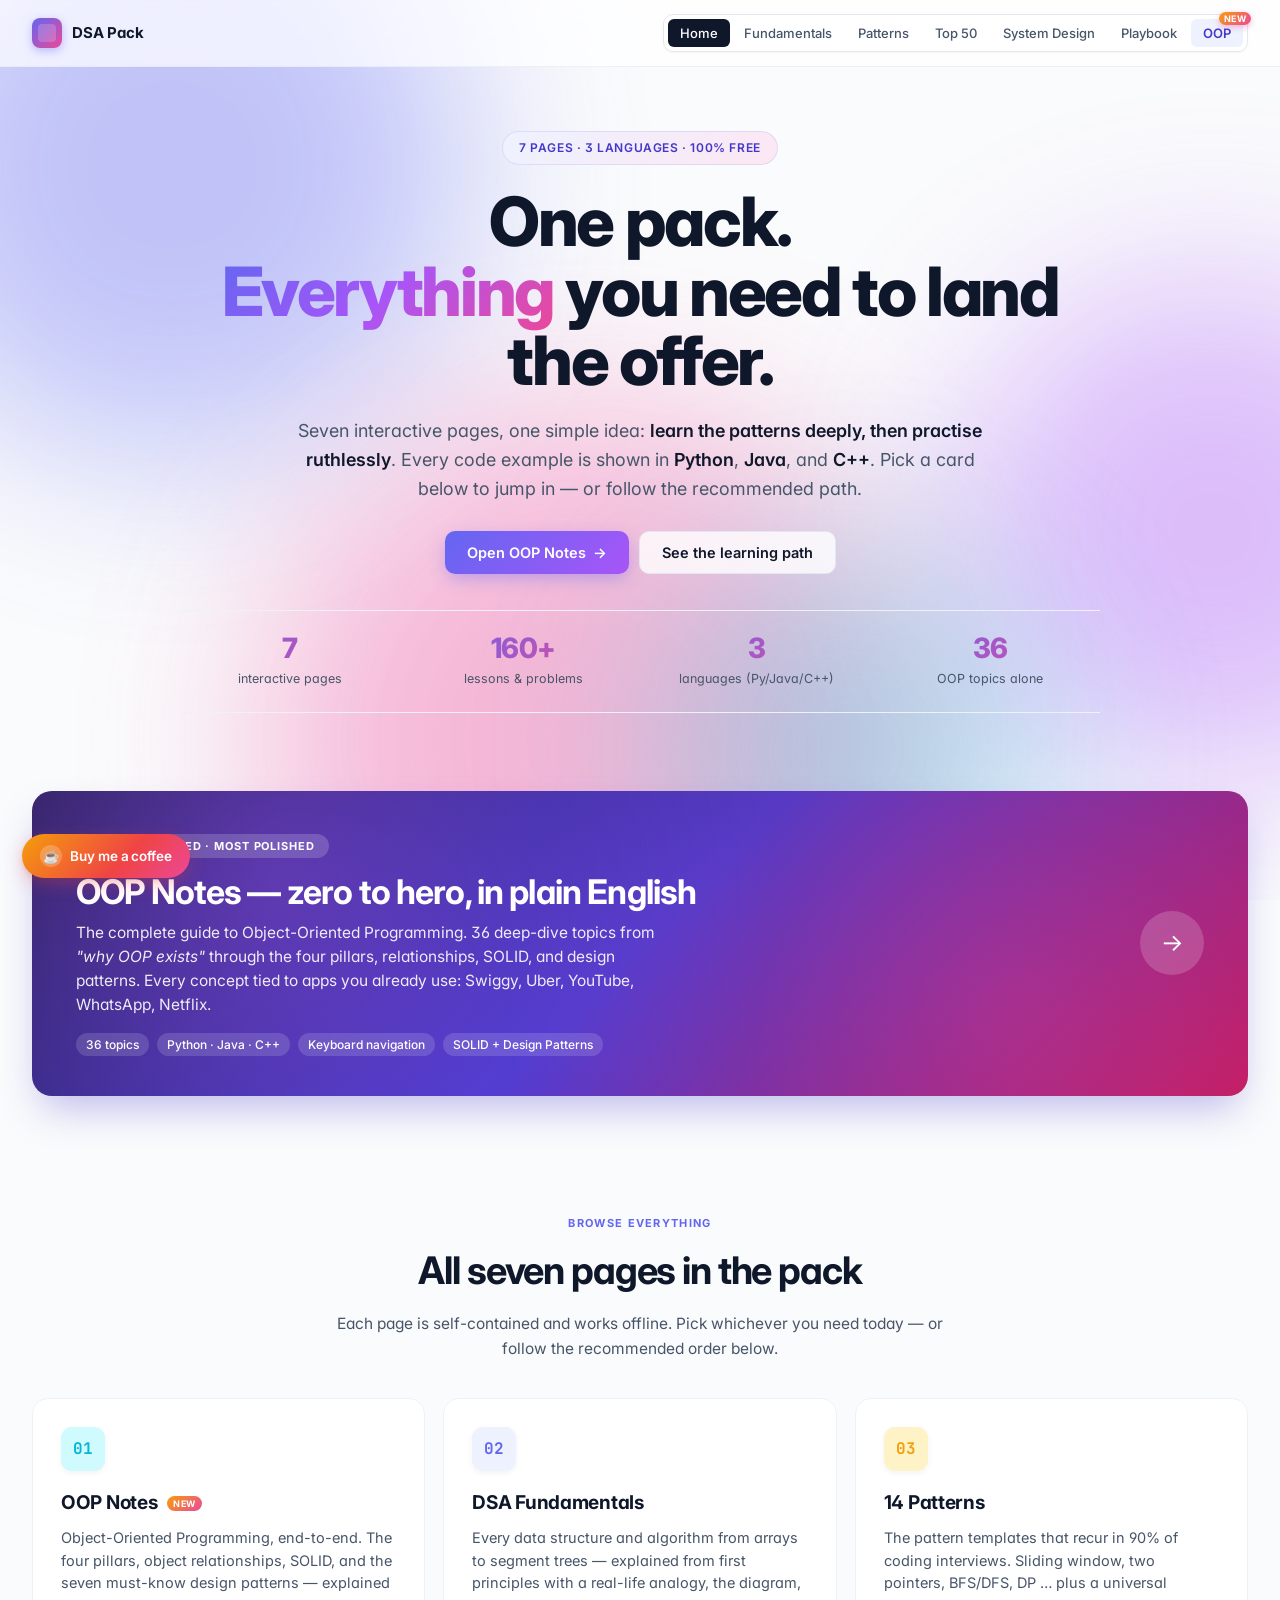
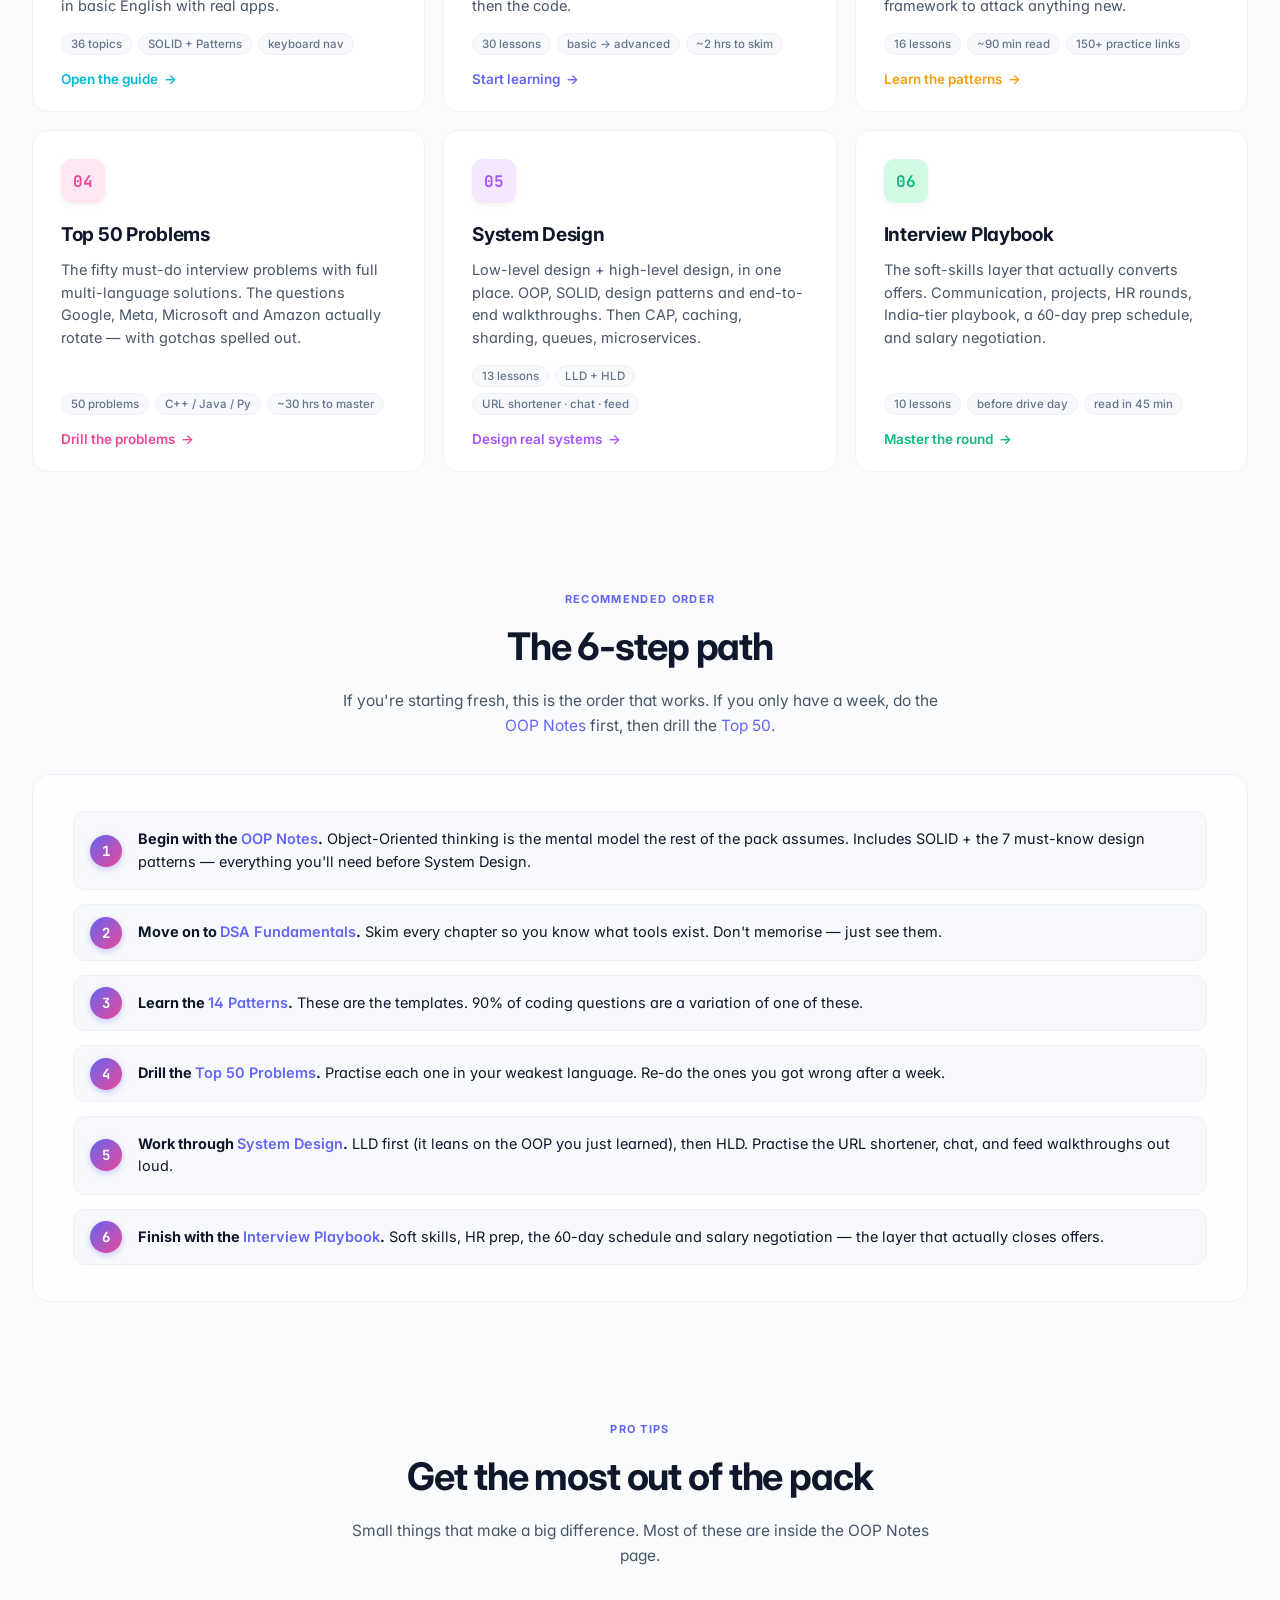
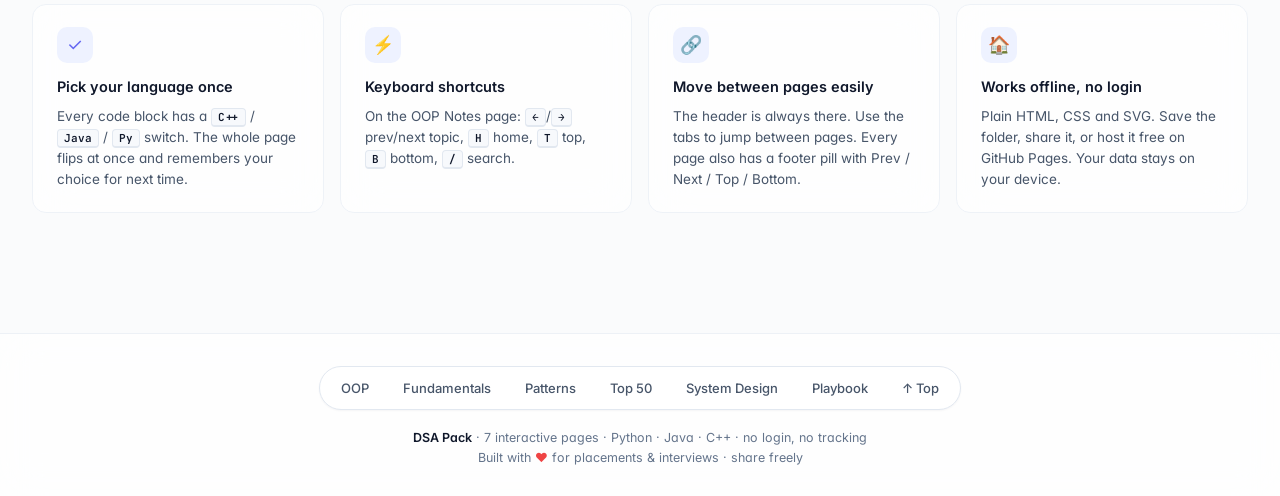
<file: index.html>
<!DOCTYPE html>
<html lang="en">
<head>
<meta charset="UTF-8" />
<meta name="viewport" content="width=device-width, initial-scale=1, viewport-fit=cover" />
<meta name="theme-color" content="#ffffff" />
<title>DSA Pack &mdash; the complete interview prep hub</title>
<meta name="description" content="Seven interactive pages, one philosophy: learn the patterns deeply, then practise ruthlessly. DSA, OOP, System Design, Patterns, Top 50 problems, and the Interview Playbook &mdash; all in Python, Java and C++." />

<meta property="og:title" content="DSA Pack &mdash; the complete interview prep hub" />
<meta property="og:description" content="Seven interactive pages: Fundamentals, Patterns, Top 50, System Design, Playbook, OOP. C++/Java/Python tabs everywhere." />
<meta property="og:type" content="website" />
<meta property="og:image" content="assets/dsa-hero.svg" />

<link rel="icon" type="image/svg+xml" href="assets/dsa-hero.svg" />

<link rel="preconnect" href="https://fonts.googleapis.com">
<link rel="preconnect" href="https://fonts.gstatic.com" crossorigin>
<link href="https://fonts.googleapis.com/css2?family=Inter:wght@400;500;600;700;800&family=JetBrains+Mono:wght@400;500;600&display=swap" rel="stylesheet">

<style>
  :root {
    --bg:           #ffffff;
    --bg-soft:      #f7f9fc;
    --bg-softer:    #f1f4f9;
    --text:         #0f172a;
    --text-muted:   #475569;
    --text-light:   #64748b;
    --border:       #e2e8f0;
    --border-soft:  #eef2f7;
    --accent:       #6366f1;
    --accent-hover: #4f46e5;
    --accent-soft:  #eef2ff;
    --accent-text:  #4338ca;
    --pink:         #ec4899;
    --purple:       #a855f7;
    --orange:       #f59e0b;
    --green:        #10b981;
    --cyan:         #06b6d4;
    --shadow-sm:    0 1px 2px 0 rgba(15, 23, 42, 0.04);
    --shadow:       0 4px 12px -2px rgba(15, 23, 42, 0.08), 0 2px 6px -2px rgba(15, 23, 42, 0.04);
    --shadow-lg:    0 20px 40px -10px rgba(15, 23, 42, 0.15), 0 10px 20px -10px rgba(15, 23, 42, 0.08);
    --radius:       12px;
    --radius-sm:    8px;
  }

  *, *::before, *::after { box-sizing: border-box; }
  html { scroll-behavior: smooth; -webkit-text-size-adjust: 100%; }

  body {
    margin: 0;
    background: #fafbfc;
    color: var(--text);
    font-family: 'Inter', -apple-system, BlinkMacSystemFont, 'Segoe UI', Roboto, sans-serif;
    font-size: 16px;
    line-height: 1.7;
    font-feature-settings: "ss01", "cv11", "calt";
    text-rendering: optimizeLegibility;
    -webkit-font-smoothing: antialiased;
    -moz-osx-font-smoothing: grayscale;
    min-height: 100vh;
    overflow-x: hidden;
  }
  a { color: var(--accent); text-decoration: none; transition: color .12s ease; }
  a:hover { color: var(--accent-hover); }

  /* ====== ANIMATED BACKGROUND BLOBS ====== */
  .bg-blobs { position: fixed; inset: 0; overflow: hidden; pointer-events: none; z-index: 0; }
  .blob {
    position: absolute; border-radius: 50%;
    filter: blur(90px); opacity: 0.4;
    will-change: transform;
    transition: transform .6s cubic-bezier(.2,.8,.2,1);
  }
  .blob-1 { background: radial-gradient(circle, #6366f1, #818cf8); top: -15%; left: -10%; width: 600px; height: 600px; animation: drift1 18s ease-in-out infinite; }
  .blob-2 { background: radial-gradient(circle, #a855f7, #c084fc); top: 30%; right: -15%; width: 520px; height: 520px; animation: drift2 22s ease-in-out infinite; }
  .blob-3 { background: radial-gradient(circle, #ec4899, #f472b6); bottom: -20%; left: 20%; width: 680px; height: 680px; animation: drift3 26s ease-in-out infinite; }
  .blob-4 { background: radial-gradient(circle, #06b6d4, #67e8f9); top: 60%; left: 50%; width: 420px; height: 420px; animation: drift1 20s ease-in-out infinite reverse; opacity: 0.3; }
  @keyframes drift1 { 0%,100% { transform: translate(0,0) scale(1); } 33% { transform: translate(40px,-60px) scale(1.1);} 66% { transform: translate(-30px,50px) scale(.95);} }
  @keyframes drift2 { 0%,100% { transform: translate(0,0) scale(1); } 50% { transform: translate(-50px,40px) scale(1.15);} }
  @keyframes drift3 { 0%,100% { transform: translate(0,0) scale(1); } 25% { transform: translate(60px,-30px) scale(1.08);} 75% { transform: translate(-40px,70px) scale(.92);} }

  .site-header, .main, .site-footer { position: relative; z-index: 1; }

  /* ====== READING PROGRESS BAR ====== */
  .progress-bar { position: fixed; top: 0; left: 0; height: 3px; width: 0; background: linear-gradient(90deg,#6366f1 0%,#a855f7 50%,#ec4899 100%); z-index: 70; transition: width .12s linear; pointer-events: none; box-shadow: 0 0 12px rgba(168,85,247,.4); }

  /* ====== HEADER ====== */
  .site-header {
    position: sticky; top: 0; z-index: 60;
    background: rgba(255,255,255,0.72);
    backdrop-filter: saturate(180%) blur(24px);
    -webkit-backdrop-filter: saturate(180%) blur(24px);
    border-bottom: 1px solid rgba(226,232,240,.6);
  }
  .site-header-inner {
    max-width: 1440px; margin: 0 auto;
    padding: 14px 32px;
    display: flex; align-items: center; justify-content: space-between; gap: 20px;
  }
  .brand {
    display: inline-flex; align-items: center; gap: 10px;
    text-decoration: none; color: var(--text);
    font-weight: 700; font-size: 15px; letter-spacing: -0.01em;
  }
  .brand:hover { text-decoration: none; }
  .brand-mark {
    width: 30px; height: 30px; border-radius: 8px;
    background: linear-gradient(135deg, #6366f1 0%, #ec4899 100%);
    box-shadow: 0 3px 10px rgba(99,102,241,.4);
    position: relative;
  }
  .brand-mark::after {
    content: ''; position: absolute; inset: 6px;
    background: white; border-radius: 4px;
    opacity: 0.18;
  }

  .nav-tabs {
    display: inline-flex; align-items: center; gap: 2px;
    padding: 4px;
    background: rgba(255,255,255,0.85);
    border: 1px solid var(--border);
    border-radius: 10px;
    backdrop-filter: blur(10px);
    box-shadow: var(--shadow-sm);
  }
  .nav-tabs a {
    padding: 6px 12px;
    font: 500 13px 'Inter', sans-serif;
    color: var(--text-muted);
    border-radius: 6px;
    text-decoration: none;
    transition: all .12s ease;
    white-space: nowrap;
  }
  .nav-tabs a:hover { color: var(--text); background: var(--bg-soft); }
  .nav-tabs a.active {
    background: var(--text);
    color: white;
  }
  .nav-tabs a.is-new {
    position: relative;
    color: var(--accent-text);
    background: var(--accent-soft);
    font-weight: 600;
  }
  .nav-tabs a.is-new::after {
    content: 'NEW';
    position: absolute; top: -7px; right: -8px;
    background: linear-gradient(135deg, #f59e0b, #ec4899);
    color: white;
    font: 700 9px 'Inter', sans-serif;
    padding: 1px 5px;
    border-radius: 999px;
    letter-spacing: 0.05em;
    box-shadow: 0 2px 6px rgba(236,72,153,.4);
  }
  @media (max-width: 900px) {
    .nav-tabs { display: none; }
    .site-header-inner { padding: 12px 18px; }
  }

  /* ====== MAIN LAYOUT ====== */
  .main { max-width: 1280px; margin: 0 auto; padding: 0 32px; }
  @media (max-width: 720px) { .main { padding: 0 18px; } }

  /* ====== HERO ====== */
  .hero {
    padding: 64px 0 36px;
    text-align: center;
    max-width: 920px;
    margin: 0 auto;
  }
  @media (max-width: 720px) { .hero { padding: 36px 0 24px; } }
  .hero .eyebrow {
    display: inline-block;
    padding: 6px 16px;
    border-radius: 999px;
    background: linear-gradient(135deg, #eef2ff 0%, #fce7f3 100%);
    color: var(--accent-text);
    font-size: 12px; font-weight: 600;
    letter-spacing: 0.05em;
    text-transform: uppercase;
    margin-bottom: 22px;
    border: 1px solid rgba(99,102,241,0.15);
  }
  .hero h1 {
    font-size: clamp(40px, 6vw, 68px);
    font-weight: 800;
    letter-spacing: -0.035em;
    line-height: 1.02;
    margin: 0 0 22px;
    color: var(--text);
  }
  .hero h1 .grad {
    background: linear-gradient(135deg, #6366f1 0%, #a855f7 50%, #ec4899 100%);
    -webkit-background-clip: text;
    background-clip: text;
    -webkit-text-fill-color: transparent;
  }
  .hero .lede {
    font-size: clamp(16px, 1.4vw, 19px);
    line-height: 1.6;
    color: var(--text-muted);
    margin: 0 auto 28px;
    max-width: 720px;
  }
  .hero .lede strong { color: var(--text); font-weight: 600; }

  .hero-cta {
    display: inline-flex; gap: 10px; flex-wrap: wrap;
    justify-content: center;
    margin-bottom: 36px;
  }
  .hero-cta .btn {
    display: inline-flex; align-items: center; gap: 7px;
    padding: 12px 22px;
    border-radius: 10px;
    font: 600 14.5px 'Inter', sans-serif;
    cursor: pointer; text-decoration: none;
    transition: all .15s cubic-bezier(.2,.8,.2,1);
    border: 0;
  }
  .hero-cta .btn.primary {
    background: linear-gradient(135deg, #6366f1 0%, #a855f7 100%);
    color: white;
    box-shadow: 0 6px 18px -3px rgba(99,102,241,.45);
  }
  .hero-cta .btn.primary:hover {
    transform: translateY(-2px);
    box-shadow: 0 10px 24px -4px rgba(99,102,241,.55);
    color: white; text-decoration: none;
  }
  .hero-cta .btn.ghost {
    background: rgba(255,255,255,0.8);
    color: var(--text);
    border: 1px solid var(--border);
    backdrop-filter: blur(10px);
  }
  .hero-cta .btn.ghost:hover {
    border-color: var(--accent);
    color: var(--accent-text);
    background: var(--accent-soft);
    transform: translateY(-2px);
  }

  /* Stats strip */
  .stats {
    display: grid;
    grid-template-columns: repeat(4, 1fr);
    gap: 14px;
    padding: 22px 0;
    border-top: 1px solid var(--border-soft);
    border-bottom: 1px solid var(--border-soft);
    margin-bottom: 6px;
  }
  @media (max-width: 720px) { .stats { grid-template-columns: repeat(2, 1fr); gap: 18px; } }
  .stat { text-align: center; }
  .stat .n {
    display: block;
    font: 800 28px 'Inter', sans-serif;
    letter-spacing: -0.02em;
    background: linear-gradient(135deg, var(--accent) 0%, var(--pink) 100%);
    -webkit-background-clip: text;
    background-clip: text;
    -webkit-text-fill-color: transparent;
    line-height: 1.1;
  }
  .stat .l {
    display: block;
    font-size: 12.5px;
    color: var(--text-muted);
    margin-top: 4px;
  }

  /* ====== SECTION TITLES ====== */
  .section { padding: 56px 0; }
  @media (max-width: 720px) { .section { padding: 36px 0; } }
  .section-head {
    text-align: center;
    margin-bottom: 36px;
  }
  .section-head .eyebrow {
    display: inline-block;
    font: 700 11px 'Inter', sans-serif;
    text-transform: uppercase;
    letter-spacing: 0.12em;
    color: var(--accent);
    margin-bottom: 8px;
  }
  .section-head h2 {
    font-size: clamp(28px, 3.5vw, 38px);
    font-weight: 700;
    letter-spacing: -0.03em;
    margin: 0 0 10px;
    color: var(--text);
  }
  .section-head p {
    font-size: 15.5px;
    color: var(--text-muted);
    margin: 0 auto;
    max-width: 620px;
    line-height: 1.6;
  }

  /* ====== FEATURED CARD (OOP) ====== */
  .featured {
    position: relative;
    padding: 40px 44px;
    border-radius: 20px;
    background: linear-gradient(135deg, #1e1b4b 0%, #4338ca 50%, #be185d 100%);
    color: white;
    overflow: hidden;
    text-decoration: none;
    display: grid;
    grid-template-columns: 1fr auto;
    gap: 32px;
    align-items: center;
    box-shadow: 0 20px 40px -10px rgba(67,56,202,.35);
    transition: all .25s cubic-bezier(.2,.8,.2,1);
  }
  .featured::before {
    content: ''; position: absolute; inset: 0;
    background:
      radial-gradient(circle at 20% 30%, rgba(168,85,247,0.4), transparent 50%),
      radial-gradient(circle at 80% 70%, rgba(236,72,153,0.3), transparent 50%);
    pointer-events: none;
  }
  .featured:hover {
    transform: translateY(-4px);
    box-shadow: 0 28px 56px -12px rgba(67,56,202,.5);
    color: white; text-decoration: none;
  }
  .featured > * { position: relative; }
  .featured .badge {
    display: inline-flex; align-items: center; gap: 6px;
    padding: 5px 14px;
    border-radius: 999px;
    background: rgba(255,255,255,0.18);
    backdrop-filter: blur(10px);
    font: 700 11px 'Inter', sans-serif;
    letter-spacing: 0.08em;
    text-transform: uppercase;
    margin-bottom: 14px;
  }
  .featured h3 {
    margin: 0 0 10px;
    font-size: clamp(26px, 3vw, 34px);
    font-weight: 700;
    letter-spacing: -0.025em;
    line-height: 1.15;
  }
  .featured p {
    margin: 0 0 16px;
    font-size: 15.5px;
    line-height: 1.55;
    opacity: 0.9;
    max-width: 580px;
  }
  .featured .meta {
    display: flex; flex-wrap: wrap; gap: 8px;
  }
  .featured .meta span {
    padding: 4px 10px;
    background: rgba(255,255,255,0.15);
    backdrop-filter: blur(10px);
    border-radius: 999px;
    font: 500 12px 'Inter', sans-serif;
  }
  .featured .arrow {
    width: 64px; height: 64px;
    border-radius: 50%;
    background: rgba(255,255,255,0.18);
    backdrop-filter: blur(10px);
    display: flex; align-items: center; justify-content: center;
    font-size: 24px;
    flex-shrink: 0;
    transition: all .2s ease;
  }
  .featured:hover .arrow {
    background: white;
    color: var(--accent-text);
    transform: translateX(4px);
  }
  @media (max-width: 720px) {
    .featured { grid-template-columns: 1fr; padding: 28px 24px; gap: 16px; }
    .featured .arrow { justify-self: start; width: 48px; height: 48px; font-size: 20px; }
  }

  /* ====== PAGE CARDS GRID ====== */
  .cards {
    display: grid;
    grid-template-columns: repeat(auto-fill, minmax(310px, 1fr));
    gap: 18px;
  }
  .card {
    position: relative;
    padding: 28px 28px 24px;
    background: rgba(255,255,255,0.85);
    backdrop-filter: blur(20px);
    -webkit-backdrop-filter: blur(20px);
    border: 1px solid var(--border-soft);
    border-radius: 16px;
    text-decoration: none;
    color: var(--text);
    transition: all .2s cubic-bezier(.2,.8,.2,1);
    cursor: pointer;
    display: flex; flex-direction: column;
    overflow: hidden;
  }
  .card::before {
    content: ''; position: absolute; inset: 0;
    background: var(--card-tint, linear-gradient(135deg, rgba(99,102,241,0.04), transparent));
    opacity: 0;
    transition: opacity .25s ease;
    pointer-events: none;
  }
  .card:hover {
    transform: translateY(-4px);
    border-color: var(--card-color, var(--accent));
    box-shadow: var(--shadow-lg);
    text-decoration: none;
    color: var(--text);
  }
  .card:hover::before { opacity: 1; }
  .card > * { position: relative; }

  .card .num {
    display: inline-flex; align-items: center; justify-content: center;
    width: 44px; height: 44px;
    border-radius: 11px;
    background: var(--card-bg, var(--accent-soft));
    color: var(--card-color, var(--accent));
    font: 700 16px 'JetBrains Mono', monospace;
    margin-bottom: 16px;
    box-shadow: 0 2px 6px rgba(15,23,42,.05);
  }
  .card h3 {
    font-size: 19px;
    font-weight: 700;
    letter-spacing: -0.015em;
    margin: 0 0 8px;
    color: var(--text);
  }
  .card p {
    font-size: 14.5px;
    line-height: 1.55;
    color: var(--text-muted);
    margin: 0 0 16px;
    flex: 1;
  }
  .card .meta {
    display: flex; flex-wrap: wrap; gap: 6px;
    margin-bottom: 16px;
  }
  .card .meta span {
    font: 500 11.5px 'Inter', sans-serif;
    color: var(--text-light);
    padding: 3px 9px;
    background: var(--bg-soft);
    border-radius: 999px;
    border: 1px solid var(--border-soft);
  }
  .card .cta {
    display: inline-flex; align-items: center; gap: 6px;
    font: 600 13.5px 'Inter', sans-serif;
    color: var(--card-color, var(--accent));
    margin-top: auto;
  }
  .card .cta .arr {
    transition: transform .2s cubic-bezier(.2,.8,.2,1);
    display: inline-block;
  }
  .card:hover .cta .arr { transform: translateX(4px); }

  /* Card color variants */
  .card.c-indigo { --card-color: #6366f1; --card-bg: #eef2ff; --card-tint: linear-gradient(135deg, rgba(99,102,241,0.06), transparent); }
  .card.c-orange { --card-color: #f59e0b; --card-bg: #fef3c7; --card-tint: linear-gradient(135deg, rgba(245,158,11,0.06), transparent); }
  .card.c-pink   { --card-color: #ec4899; --card-bg: #fce7f3; --card-tint: linear-gradient(135deg, rgba(236,72,153,0.06), transparent); }
  .card.c-purple { --card-color: #a855f7; --card-bg: #f3e8ff; --card-tint: linear-gradient(135deg, rgba(168,85,247,0.06), transparent); }
  .card.c-green  { --card-color: #10b981; --card-bg: #d1fae5; --card-tint: linear-gradient(135deg, rgba(16,185,129,0.06), transparent); }
  .card.c-cyan   { --card-color: #06b6d4; --card-bg: #cffafe; --card-tint: linear-gradient(135deg, rgba(6,182,212,0.06), transparent); }

  /* ====== TIPS GRID ====== */
  .tips-grid {
    display: grid;
    grid-template-columns: repeat(auto-fill, minmax(260px, 1fr));
    gap: 16px;
  }
  .tip {
    padding: 22px 24px;
    background: rgba(255,255,255,0.7);
    backdrop-filter: blur(20px);
    border: 1px solid var(--border-soft);
    border-radius: 14px;
    transition: all .18s ease;
  }
  .tip:hover { transform: translateY(-2px); border-color: var(--accent); box-shadow: var(--shadow); }
  .tip .ico {
    display: inline-flex; align-items: center; justify-content: center;
    width: 36px; height: 36px;
    border-radius: 10px;
    background: var(--accent-soft);
    color: var(--accent);
    font-size: 18px;
    margin-bottom: 12px;
  }
  .tip h4 {
    font-size: 14.5px;
    font-weight: 600;
    margin: 0 0 6px;
    color: var(--text);
  }
  .tip p {
    font-size: 13.5px;
    line-height: 1.55;
    color: var(--text-muted);
    margin: 0;
  }
  .tip p kbd {
    display: inline-block;
    padding: 1px 6px;
    background: var(--bg-soft);
    border: 1px solid var(--border);
    border-bottom-width: 2px;
    border-radius: 4px;
    font: 600 11px 'JetBrains Mono', monospace;
    color: var(--text);
  }

  /* ====== HOW TO USE (path) ====== */
  .path {
    background: rgba(255,255,255,0.7);
    backdrop-filter: blur(20px);
    border: 1px solid var(--border-soft);
    border-radius: 18px;
    padding: 36px 40px;
  }
  @media (max-width: 720px) { .path { padding: 28px 22px; } }
  .path ol {
    list-style: none;
    counter-reset: step;
    padding: 0; margin: 0;
    display: grid;
    grid-template-columns: 1fr;
    gap: 14px;
  }
  .path ol li {
    counter-increment: step;
    position: relative;
    padding: 16px 18px 16px 64px;
    background: var(--bg-soft);
    border: 1px solid var(--border-soft);
    border-radius: 12px;
    font-size: 14.5px;
    line-height: 1.55;
    color: var(--text);
  }
  .path ol li::before {
    content: counter(step);
    position: absolute; left: 16px; top: 50%;
    transform: translateY(-50%);
    width: 32px; height: 32px;
    border-radius: 50%;
    background: linear-gradient(135deg, var(--accent), var(--pink));
    color: white;
    font: 700 14px 'JetBrains Mono', monospace;
    display: flex; align-items: center; justify-content: center;
    box-shadow: 0 2px 6px rgba(99,102,241,.35);
  }
  .path ol li strong { color: var(--text); }
  .path ol li a { font-weight: 600; }

  /* ====== FOOTER ====== */
  .site-footer {
    border-top: 1px solid rgba(226,232,240,.6);
    padding: 32px 32px 28px;
    background: rgba(255,255,255,.7);
    backdrop-filter: blur(20px);
    margin-top: 64px;
  }
  .foot-inner {
    max-width: 1280px; margin: 0 auto;
    display: flex; flex-direction: column;
    align-items: center;
    gap: 18px;
  }
  .foot-pill {
    display: inline-flex; align-items: center;
    padding: 5px;
    background: white;
    border: 1px solid var(--border);
    border-radius: 999px;
    box-shadow: var(--shadow-sm);
    gap: 2px; flex-wrap: wrap;
    justify-content: center;
  }
  .foot-pill a, .foot-pill button {
    border: 0; background: transparent;
    padding: 8px 16px;
    font: 500 13px 'Inter', sans-serif;
    color: var(--text-muted);
    cursor: pointer;
    border-radius: 999px;
    transition: all .12s ease;
    display: inline-flex; align-items: center; gap: 6px;
    text-decoration: none;
  }
  .foot-pill a:hover, .foot-pill button:hover {
    background: var(--accent-soft);
    color: var(--accent-text);
    text-decoration: none;
  }
  .foot-meta {
    font-size: 12.5px;
    color: var(--text-light);
    text-align: center;
    line-height: 1.6;
    margin: 0;
  }
  .foot-meta strong { color: var(--text); font-weight: 600; }
  .foot-meta .heart { color: #ef4444; }

  /* ====== FLOATING SCROLL CONTROLS ====== */
  .float-ctrls {
    position: fixed;
    right: 22px; bottom: 22px;
    display: flex; flex-direction: column;
    gap: 8px;
    z-index: 55;
  }
  .float-ctrls button {
    width: 42px; height: 42px;
    border-radius: 999px;
    background: rgba(255,255,255,.96);
    backdrop-filter: blur(12px);
    border: 1px solid var(--border);
    color: var(--text-muted);
    font-size: 16px; font-weight: 600;
    cursor: pointer;
    box-shadow: var(--shadow);
    transition: all .18s cubic-bezier(.2,.8,.2,1);
    display: inline-flex; align-items: center; justify-content: center;
    opacity: 0; transform: translateY(10px) scale(.9);
    pointer-events: none;
  }
  .float-ctrls.visible button {
    opacity: 1; transform: translateY(0) scale(1);
    pointer-events: auto;
  }
  .float-ctrls button:hover {
    background: white; color: var(--accent);
    transform: translateY(-2px) scale(1.05);
    box-shadow: var(--shadow-lg);
    border-color: var(--accent);
  }
  @media (max-width: 640px) {
    .float-ctrls { right: 14px; bottom: 14px; }
    .float-ctrls button { width: 38px; height: 38px; font-size: 14px; }
  }

  ::selection { background: var(--accent-soft); color: var(--text); }
</style>
</head>

<body>

<!-- READING PROGRESS BAR -->
<div class="progress-bar" id="progressBar" aria-hidden="true"></div>

<!-- ANIMATED BACKGROUND -->
<div class="bg-blobs" aria-hidden="true">
  <div class="blob blob-1"></div>
  <div class="blob blob-2"></div>
  <div class="blob blob-3"></div>
  <div class="blob blob-4"></div>
</div>

<!-- HEADER -->
<header class="site-header">
  <div class="site-header-inner">
    <a class="brand" href="index.html" aria-label="DSA Pack home">
      <span class="brand-mark"></span>
      <span>DSA Pack</span>
    </a>

    <nav class="nav-tabs" aria-label="Pack navigation">
      <a class="active" href="index.html">Home</a>
      <a href="dsa-fundamentals.html">Fundamentals</a>
      <a href="dsa.html">Patterns</a>
      <a href="top-50-problems.html">Top 50</a>
      <a href="system-design.html">System Design</a>
      <a href="interview-playbook.html">Playbook</a>
      <a href="oop-notes.html" class="is-new">OOP</a>
    </nav>
  </div>
</header>

<!-- MAIN -->
<main class="main">

  <!-- ============ HERO ============ -->
  <section class="hero" id="top">
    <span class="eyebrow">7 pages &middot; 3 languages &middot; 100% free</span>
    <h1>One pack.<br><span class="grad">Everything</span> you need to land the offer.</h1>
    <p class="lede">
      Seven interactive pages, one simple idea: <strong>learn the patterns deeply, then practise ruthlessly</strong>.
      Every code example is shown in <strong>Python</strong>, <strong>Java</strong>, and <strong>C++</strong>. Pick a card below to jump in &mdash; or follow the recommended path.
    </p>
    <div class="hero-cta">
      <a class="btn primary" href="oop-notes.html">
        Open OOP Notes <span aria-hidden="true">&rarr;</span>
      </a>
      <a class="btn ghost" href="#path">
        See the learning path
      </a>
    </div>

    <div class="stats">
      <div class="stat"><span class="n">7</span><span class="l">interactive pages</span></div>
      <div class="stat"><span class="n">160+</span><span class="l">lessons &amp; problems</span></div>
      <div class="stat"><span class="n">3</span><span class="l">languages (Py/Java/C++)</span></div>
      <div class="stat"><span class="n">36</span><span class="l">OOP topics alone</span></div>
    </div>
  </section>

  <!-- ============ FEATURED: OOP NOTES ============ -->
  <section class="section" style="padding-top:36px;">
    <a class="featured" href="oop-notes.html">
      <div>
        <span class="badge"><span>&#9889;</span> Newly added &middot; most polished</span>
        <h3>OOP Notes &mdash; zero to hero, in plain English</h3>
        <p>The complete guide to Object-Oriented Programming. 36 deep-dive topics from <em>"why OOP exists"</em> through the four pillars, relationships, SOLID, and design patterns. Every concept tied to apps you already use: Swiggy, Uber, YouTube, WhatsApp, Netflix.</p>
        <div class="meta">
          <span>36 topics</span>
          <span>Python &middot; Java &middot; C++</span>
          <span>Keyboard navigation</span>
          <span>SOLID + Design Patterns</span>
        </div>
      </div>
      <div class="arrow" aria-hidden="true">&rarr;</div>
    </a>
  </section>

  <!-- ============ ALL PAGES GRID ============ -->
  <section class="section" id="pages">
    <div class="section-head">
      <span class="eyebrow">Browse everything</span>
      <h2>All seven pages in the pack</h2>
      <p>Each page is self-contained and works offline. Pick whichever you need today &mdash; or follow the recommended order below.</p>
    </div>

    <div class="cards">

      <a class="card c-cyan" href="oop-notes.html">
        <div class="num">01</div>
        <h3>OOP Notes <span style="background:linear-gradient(135deg,#f59e0b,#ec4899);color:white;font-size:9px;padding:2px 6px;border-radius:999px;vertical-align:middle;margin-left:6px;letter-spacing:.05em;">NEW</span></h3>
        <p>Object-Oriented Programming, end-to-end. The four pillars, object relationships, SOLID, and the seven must-know design patterns &mdash; explained in basic English with real apps.</p>
        <div class="meta">
          <span>36 topics</span>
          <span>SOLID + Patterns</span>
          <span>keyboard nav</span>
        </div>
        <span class="cta">Open the guide <span class="arr">&rarr;</span></span>
      </a>

      <a class="card c-indigo" href="dsa-fundamentals.html">
        <div class="num">02</div>
        <h3>DSA Fundamentals</h3>
        <p>Every data structure and algorithm from arrays to segment trees &mdash; explained from first principles with a real-life analogy, the diagram, then the code.</p>
        <div class="meta">
          <span>30 lessons</span>
          <span>basic &rarr; advanced</span>
          <span>~2 hrs to skim</span>
        </div>
        <span class="cta">Start learning <span class="arr">&rarr;</span></span>
      </a>

      <a class="card c-orange" href="dsa.html">
        <div class="num">03</div>
        <h3>14 Patterns</h3>
        <p>The pattern templates that recur in 90% of coding interviews. Sliding window, two pointers, BFS/DFS, DP &hellip; plus a universal framework to attack anything new.</p>
        <div class="meta">
          <span>16 lessons</span>
          <span>~90 min read</span>
          <span>150+ practice links</span>
        </div>
        <span class="cta">Learn the patterns <span class="arr">&rarr;</span></span>
      </a>

      <a class="card c-pink" href="top-50-problems.html">
        <div class="num">04</div>
        <h3>Top 50 Problems</h3>
        <p>The fifty must-do interview problems with full multi-language solutions. The questions Google, Meta, Microsoft and Amazon actually rotate &mdash; with gotchas spelled out.</p>
        <div class="meta">
          <span>50 problems</span>
          <span>C++ / Java / Py</span>
          <span>~30 hrs to master</span>
        </div>
        <span class="cta">Drill the problems <span class="arr">&rarr;</span></span>
      </a>

      <a class="card c-purple" href="system-design.html">
        <div class="num">05</div>
        <h3>System Design</h3>
        <p>Low-level design + high-level design, in one place. OOP, SOLID, design patterns and end-to-end walkthroughs. Then CAP, caching, sharding, queues, microservices.</p>
        <div class="meta">
          <span>13 lessons</span>
          <span>LLD + HLD</span>
          <span>URL shortener &middot; chat &middot; feed</span>
        </div>
        <span class="cta">Design real systems <span class="arr">&rarr;</span></span>
      </a>

      <a class="card c-green" href="interview-playbook.html">
        <div class="num">06</div>
        <h3>Interview Playbook</h3>
        <p>The soft-skills layer that actually converts offers. Communication, projects, HR rounds, India-tier playbook, a 60-day prep schedule, and salary negotiation.</p>
        <div class="meta">
          <span>10 lessons</span>
          <span>before drive day</span>
          <span>read in 45 min</span>
        </div>
        <span class="cta">Master the round <span class="arr">&rarr;</span></span>
      </a>

    </div>
  </section>

  <!-- ============ LEARNING PATH ============ -->
  <section class="section" id="path">
    <div class="section-head">
      <span class="eyebrow">Recommended order</span>
      <h2>The 6-step path</h2>
      <p>If you're starting fresh, this is the order that works. If you only have a week, do the <a href="oop-notes.html">OOP Notes</a> first, then drill the <a href="top-50-problems.html">Top 50</a>.</p>
    </div>

    <div class="path">
      <ol>
        <li><strong>Begin with the <a href="oop-notes.html">OOP Notes</a>.</strong> Object-Oriented thinking is the mental model the rest of the pack assumes. Includes SOLID + the 7 must-know design patterns &mdash; everything you'll need before System Design.</li>
        <li><strong>Move on to <a href="dsa-fundamentals.html">DSA Fundamentals</a>.</strong> Skim every chapter so you know what tools exist. Don't memorise &mdash; just see them.</li>
        <li><strong>Learn the <a href="dsa.html">14 Patterns</a>.</strong> These are the templates. 90% of coding questions are a variation of one of these.</li>
        <li><strong>Drill the <a href="top-50-problems.html">Top 50 Problems</a>.</strong> Practise each one in your weakest language. Re-do the ones you got wrong after a week.</li>
        <li><strong>Work through <a href="system-design.html">System Design</a>.</strong> LLD first (it leans on the OOP you just learned), then HLD. Practise the URL shortener, chat, and feed walkthroughs out loud.</li>
        <li><strong>Finish with the <a href="interview-playbook.html">Interview Playbook</a>.</strong> Soft skills, HR prep, the 60-day schedule and salary negotiation &mdash; the layer that actually closes offers.</li>
      </ol>
    </div>
  </section>

  <!-- ============ TIPS ============ -->
  <section class="section">
    <div class="section-head">
      <span class="eyebrow">Pro tips</span>
      <h2>Get the most out of the pack</h2>
      <p>Small things that make a big difference. Most of these are inside the OOP Notes page.</p>
    </div>

    <div class="tips-grid">
      <div class="tip">
        <div class="ico">&#10003;</div>
        <h4>Pick your language once</h4>
        <p>Every code block has a <kbd>C++</kbd> / <kbd>Java</kbd> / <kbd>Py</kbd> switch. The whole page flips at once and remembers your choice for next time.</p>
      </div>
      <div class="tip">
        <div class="ico">&#9889;</div>
        <h4>Keyboard shortcuts</h4>
        <p>On the OOP Notes page: <kbd>&larr;</kbd>/<kbd>&rarr;</kbd> prev/next topic, <kbd>H</kbd> home, <kbd>T</kbd> top, <kbd>B</kbd> bottom, <kbd>/</kbd> search.</p>
      </div>
      <div class="tip">
        <div class="ico">&#128279;</div>
        <h4>Move between pages easily</h4>
        <p>The header is always there. Use the tabs to jump between pages. Every page also has a footer pill with Prev / Next / Top / Bottom.</p>
      </div>
      <div class="tip">
        <div class="ico">&#127968;</div>
        <h4>Works offline, no login</h4>
        <p>Plain HTML, CSS and SVG. Save the folder, share it, or host it free on GitHub Pages. Your data stays on your device.</p>
      </div>
    </div>
  </section>

</main>

<!-- FOOTER -->
<footer class="site-footer">
  <div class="foot-inner">

    <nav class="foot-pill" aria-label="Pack pages">
      <a href="oop-notes.html">OOP</a>
      <a href="dsa-fundamentals.html">Fundamentals</a>
      <a href="dsa.html">Patterns</a>
      <a href="top-50-problems.html">Top 50</a>
      <a href="system-design.html">System Design</a>
      <a href="interview-playbook.html">Playbook</a>
      <button type="button" id="btnTop" title="Scroll to top">&uarr; Top</button>
    </nav>

    <p class="foot-meta">
      <strong>DSA Pack</strong> &middot; 7 interactive pages &middot; Python &middot; Java &middot; C++ &middot; no login, no tracking
      <br />
      Built with <span class="heart">&hearts;</span> for placements &amp; interviews &middot; share freely
    </p>

  </div>
</footer>

<!-- FLOATING SCROLL CONTROLS -->
<div class="float-ctrls" id="floatCtrls" aria-hidden="true">
  <button type="button" data-act="top" title="Scroll to top">&uarr;</button>
  <button type="button" data-act="bottom" title="Scroll to bottom">&darr;</button>
</div>

<script>
(function () {
  'use strict';

  // ===== READING PROGRESS BAR =====
  var bar = document.getElementById('progressBar');
  var ticking = false;
  function updateBar() {
    var h = document.documentElement;
    var max = h.scrollHeight - h.clientHeight;
    var pct = max > 0 ? (h.scrollTop / max) * 100 : 0;
    if (bar) bar.style.width = pct.toFixed(1) + '%';
    ticking = false;
  }
  window.addEventListener('scroll', function () {
    if (!ticking) { requestAnimationFrame(updateBar); ticking = true; }
  }, { passive: true });
  window.addEventListener('resize', updateBar);
  updateBar();

  // ===== FLOATING SCROLL BUTTONS =====
  var ctrls = document.getElementById('floatCtrls');
  function scrollTopFn()    { window.scrollTo({ top: 0, behavior: 'smooth' }); }
  function scrollBottomFn() { window.scrollTo({ top: document.body.scrollHeight, behavior: 'smooth' }); }
  if (ctrls) {
    ctrls.querySelectorAll('button').forEach(function (b) {
      b.addEventListener('click', function () {
        if (b.dataset.act === 'top') scrollTopFn(); else scrollBottomFn();
      });
    });
    var updateCtrls = function () { ctrls.classList.toggle('visible', window.scrollY > 240); };
    window.addEventListener('scroll', updateCtrls, { passive: true });
    updateCtrls();
  }

  // ===== "TOP" button in footer pill =====
  var btnTop = document.getElementById('btnTop');
  if (btnTop) btnTop.addEventListener('click', scrollTopFn);

  // ===== KEYBOARD SHORTCUTS (basic for home page) =====
  document.addEventListener('keydown', function (e) {
    var t = e.target;
    if (t && (t.tagName === 'INPUT' || t.tagName === 'TEXTAREA' || t.isContentEditable)) return;
    if (e.metaKey || e.ctrlKey || e.altKey) return;
    if (e.key === 't' || e.key === 'T') scrollTopFn();
    else if (e.key === 'b' || e.key === 'B') scrollBottomFn();
  });

  // ===== INTERACTIVE BG: mouse parallax on blobs =====
  var blobs = document.querySelectorAll('.blob');
  if (blobs.length) {
    var mx = 0, my = 0, tx = 0, ty = 0;
    document.addEventListener('mousemove', function (e) {
      mx = (e.clientX / window.innerWidth  - 0.5) * 2;
      my = (e.clientY / window.innerHeight - 0.5) * 2;
    }, { passive: true });
    (function frame() {
      tx += (mx - tx) * 0.05;
      ty += (my - ty) * 0.05;
      blobs.forEach(function (b, i) {
        var f = (i + 1) * 12;
        b.style.translate = (tx * f) + 'px ' + (ty * f) + 'px';
      });
      requestAnimationFrame(frame);
    })();
  }
})();
</script>

<script src="coffee.js" defer></script>

</body>
</html>
</file>
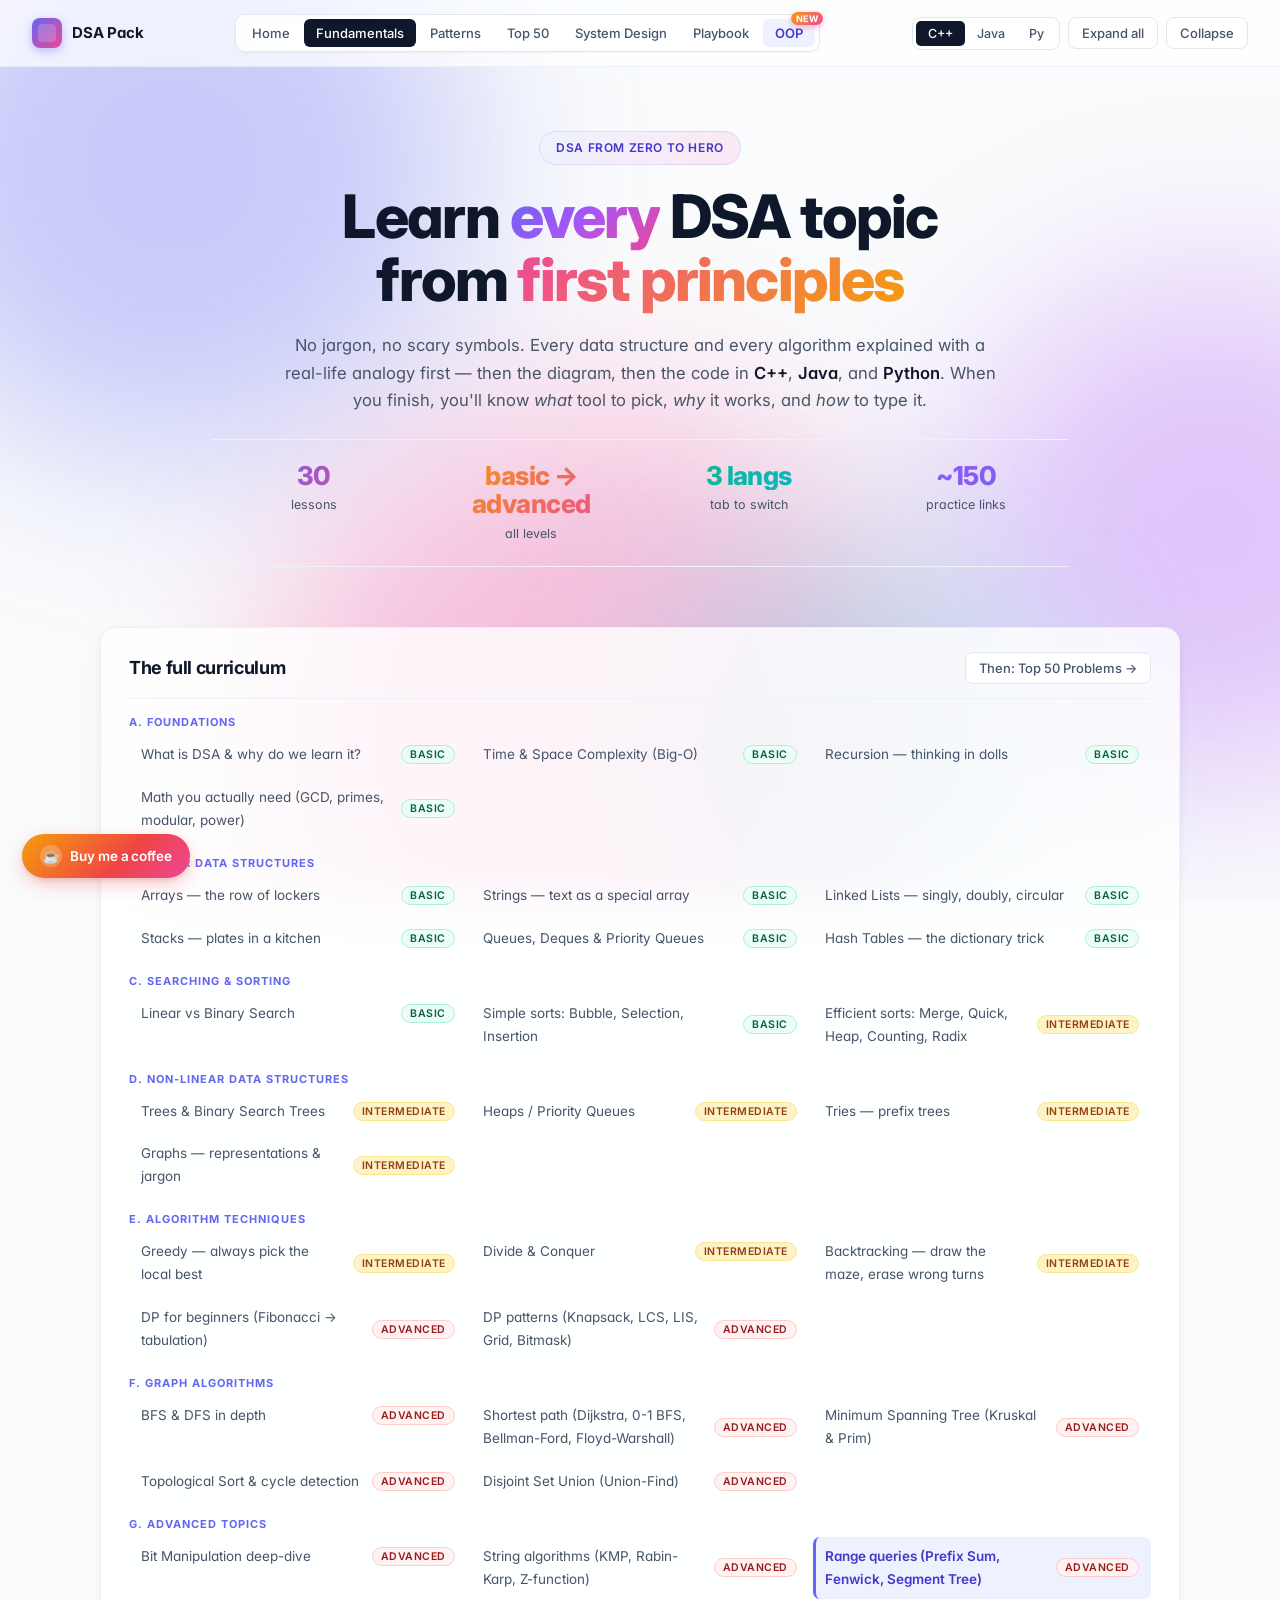
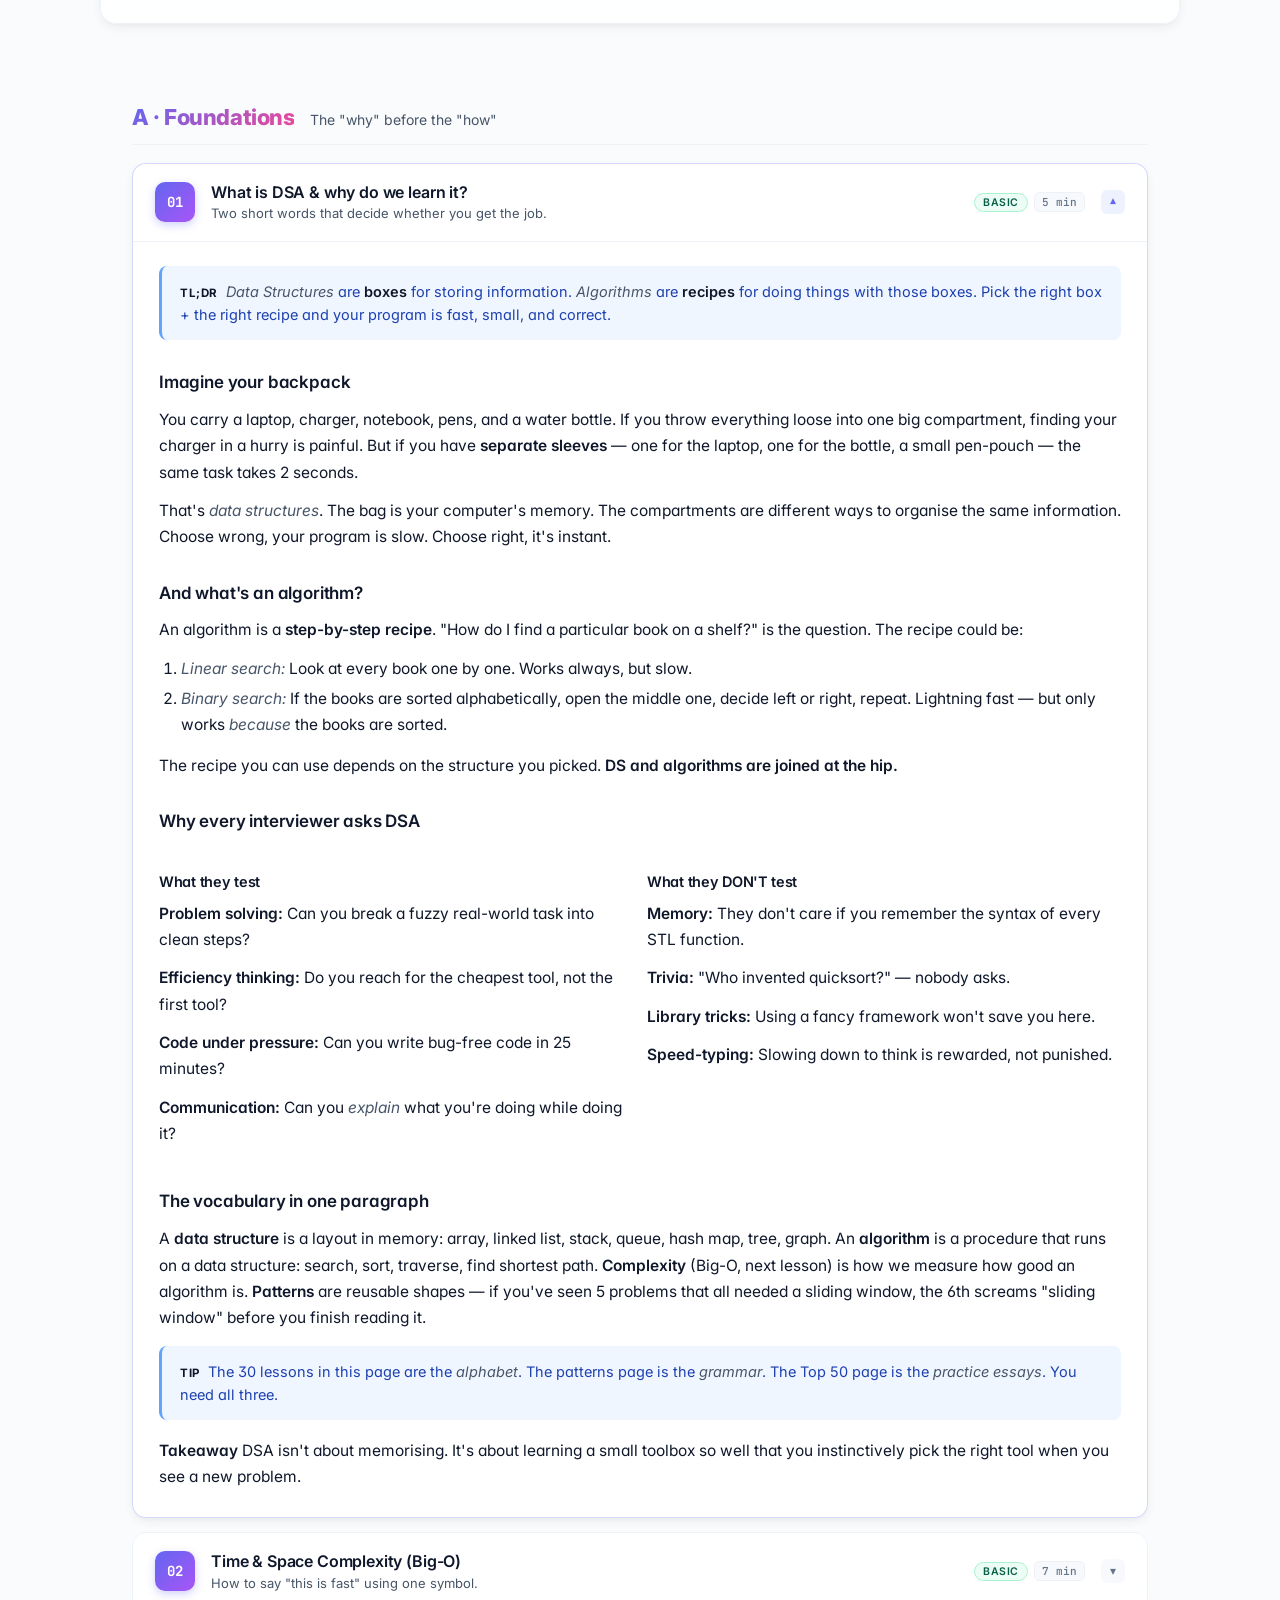
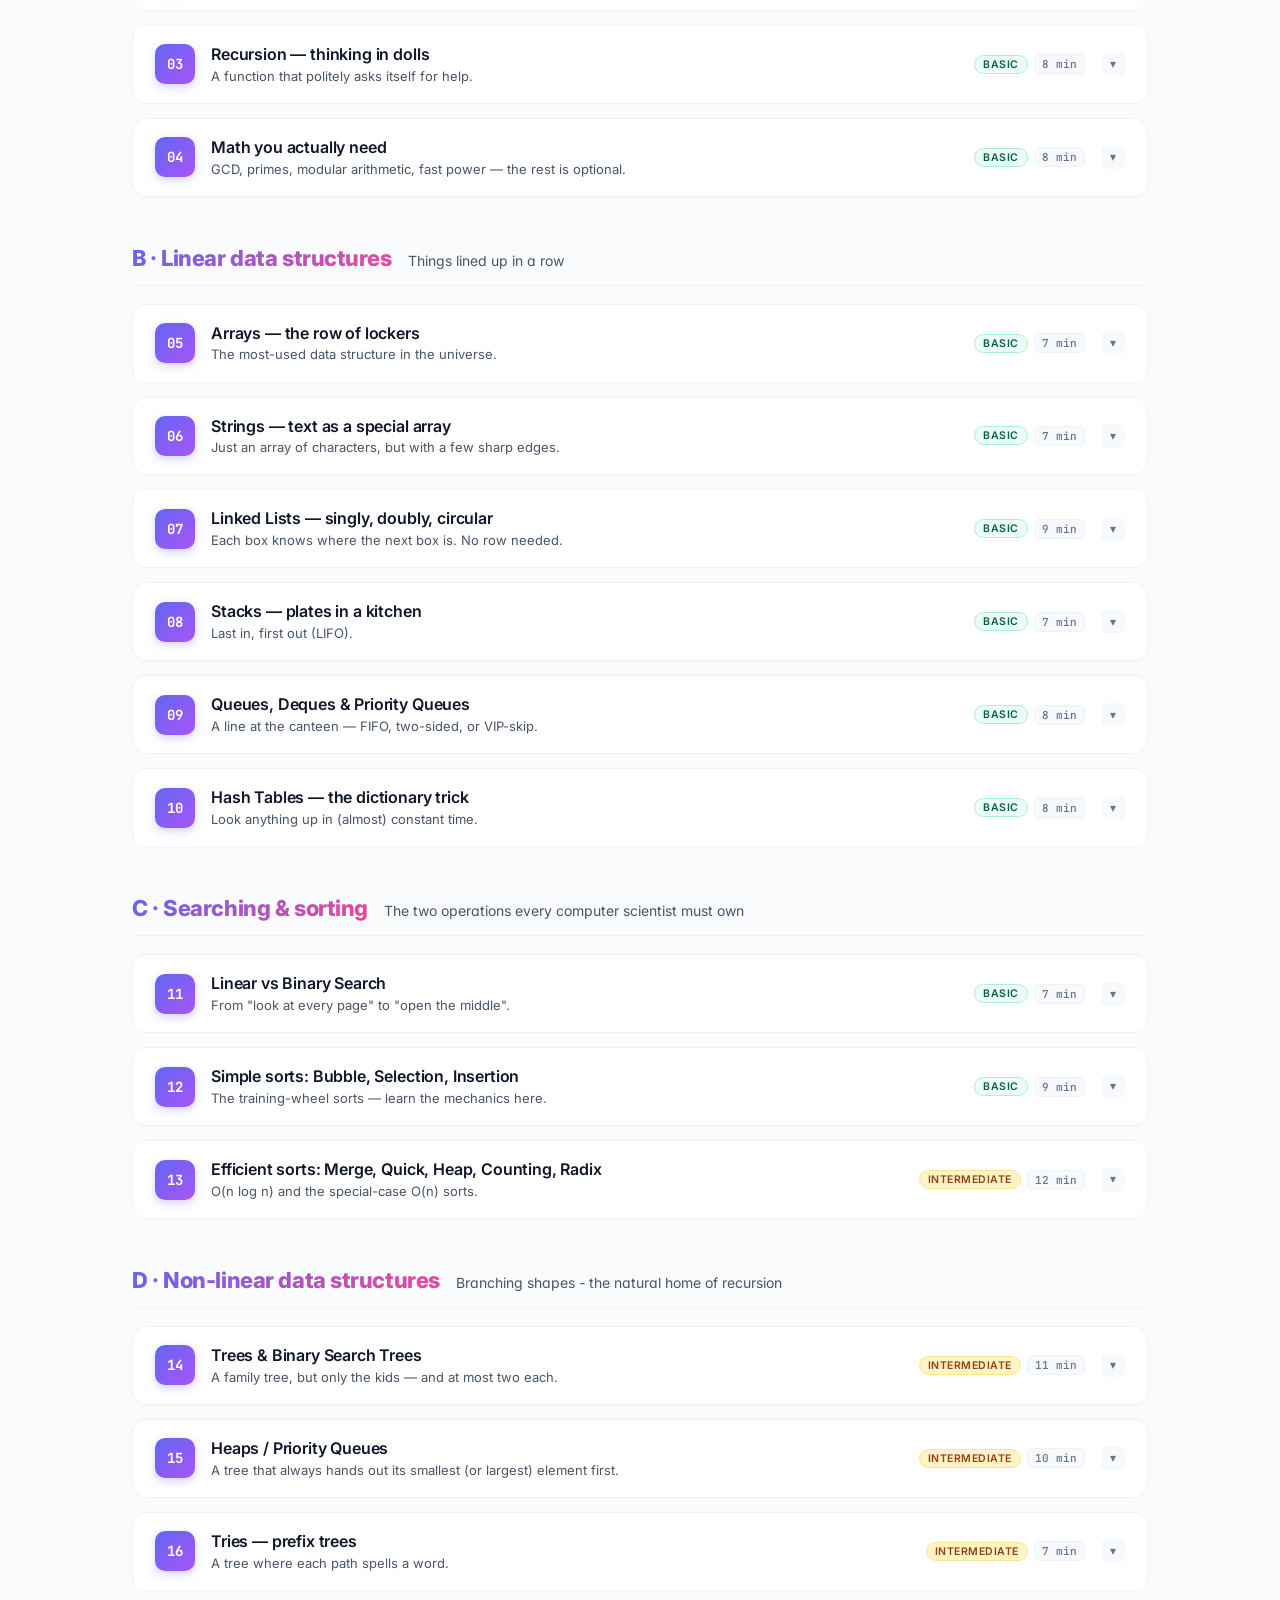
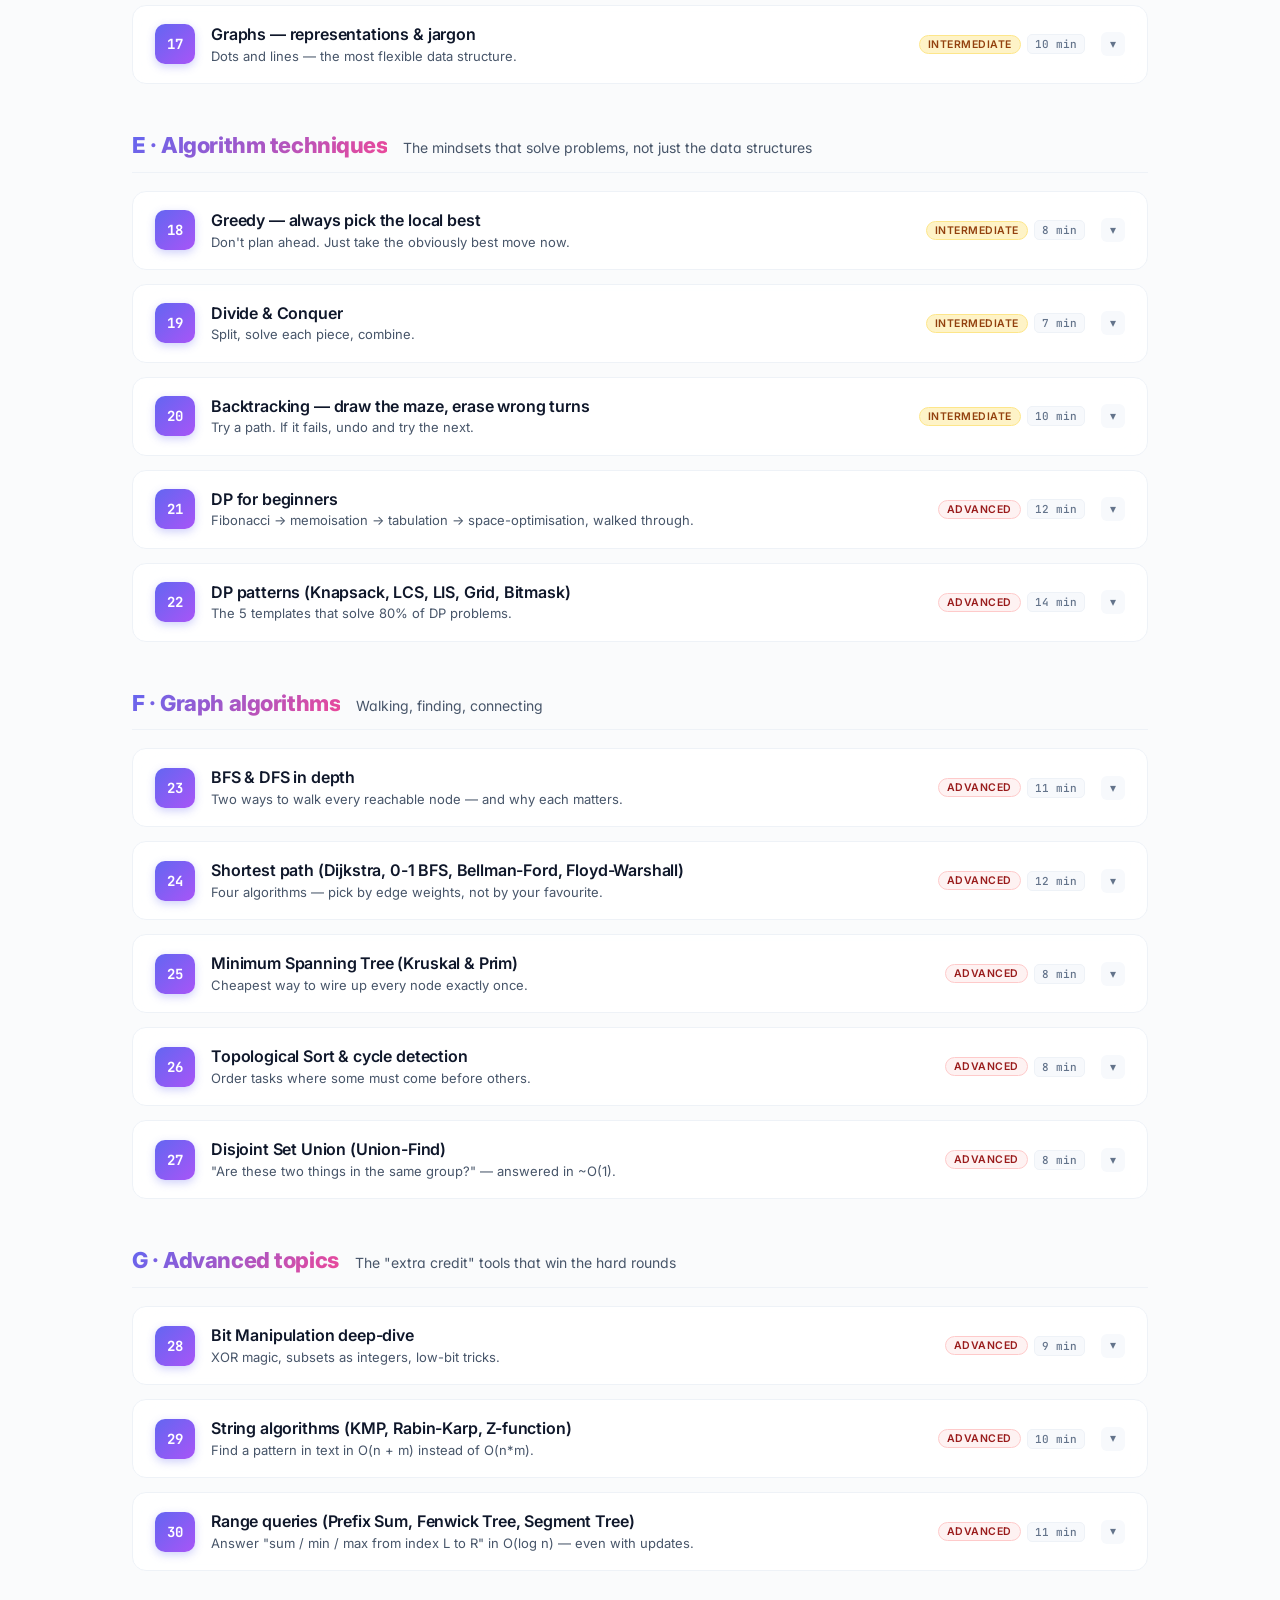
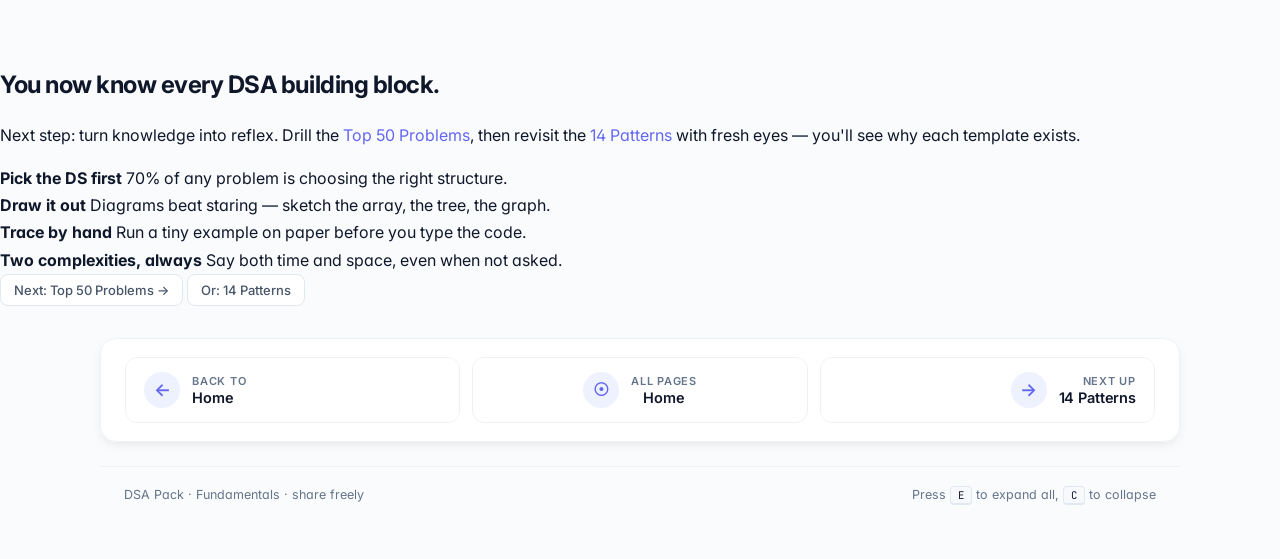
<file: dsa-fundamentals.html>
<!DOCTYPE html>
<html lang="en">
<head>
  <meta charset="UTF-8" />
  <meta name="viewport" content="width=device-width, initial-scale=1.0, viewport-fit=cover" />
  <meta name="theme-color" content="#0F1A2E" />
  <meta name="description" content="DSA Fundamentals - every Data Structure and Algorithm from absolute basics to advanced, explained from first principles with real-world analogies + C++, Java and Python code." />

  <meta property="og:title" content="DSA Fundamentals - From Zero to Hero" />
  <meta property="og:description" content="Every DS &amp; algorithm explained from first principles. Arrays to Segment Trees. C++, Java, Python." />
  <meta property="og:type" content="website" />
  <meta property="og:image" content="assets/dsa-hero.svg" />

  <title>DSA Fundamentals - DSA Pack</title>
  <link rel="icon" type="image/svg+xml" href="assets/dsa-hero.svg" />
  <link rel="stylesheet" href="dsa.css" />
</head>
<body>

<div class="progress-bar" id="progress"></div>

<header class="topbar">
  <div class="topbar-inner">
    <a href="index.html" class="brand bare" aria-label="DSA Pack home">
      <span class="brand-dot"></span>
      <span>DSA Pack</span>
    </a>

    <nav class="nav-tabs" aria-label="Pack navigation">
      <a class="nav-tab home-tab"    href="index.html">Home</a>
      <a class="nav-tab active"      href="dsa-fundamentals.html">Fundamentals</a>
      <a class="nav-tab"             href="dsa.html">Patterns</a>
      <a class="nav-tab"             href="top-50-problems.html">Top 50</a>
      <a class="nav-tab"             href="system-design.html">System Design</a>
      <a class="nav-tab"             href="interview-playbook.html">Playbook</a>
      <a class="nav-tab"             href="oop-notes.html">OOP</a>
    </nav>

    <div class="topbar-actions">
      <div class="lang-switcher" role="group" aria-label="Code language">
        <button data-lang="cpp">C++</button>
        <button data-lang="java">Java</button>
        <button data-lang="python">Py</button>
      </div>
      <button class="btn" id="expand-all">Expand all</button>
      <button class="btn" id="collapse-all">Collapse</button>
    </div>
  </div>
</header>

<!-- ============== HERO ============== -->
<section class="hero" id="top">
  <p class="eyebrow">DSA from zero to hero</p>
  <h1>Learn <span class="accent">every</span> DSA topic<br>from <span class="accent2">first principles</span></h1>
  <p class="lede">
    No jargon, no scary symbols. Every data structure and every algorithm explained
    with a real-life analogy first &mdash; then the diagram, then the code in
    <strong>C++</strong>, <strong>Java</strong>, and <strong>Python</strong>.
    When you finish, you'll know <em>what</em> tool to pick, <em>why</em> it works, and <em>how</em> to type it.
  </p>
  <img src="assets/dsa-hero.svg" alt="DSA brain learning" class="hero-mascot" />
  <div class="hero-stats">
    <div class="hero-stat"><span class="num">30</span><span class="label">lessons</span></div>
    <div class="hero-stat"><span class="num orange">basic &rarr; advanced</span><span class="label">all levels</span></div>
    <div class="hero-stat"><span class="num green">3 langs</span><span class="label">tab to switch</span></div>
    <div class="hero-stat"><span class="num purple">~150</span><span class="label">practice links</span></div>
  </div>
</section>

<!-- ============== TOC ============== -->
<nav class="toc" id="contents" aria-label="Contents">
  <div class="toc-head">
    <h2>The full curriculum</h2>
    <div class="toc-controls">
      <a class="btn" href="top-50-problems.html">Then: Top 50 Problems &rarr;</a>
    </div>
  </div>

  <div class="toc-section">A. Foundations</div>
  <ol>
    <li><a href="#lesson-1"><span class="title">What is DSA &amp; why do we learn it?</span> <span class="badge basic">basic</span></a></li>
    <li><a href="#lesson-2"><span class="title">Time &amp; Space Complexity (Big-O)</span> <span class="badge basic">basic</span></a></li>
    <li><a href="#lesson-3"><span class="title">Recursion &mdash; thinking in dolls</span> <span class="badge basic">basic</span></a></li>
    <li><a href="#lesson-4"><span class="title">Math you actually need (GCD, primes, modular, power)</span> <span class="badge basic">basic</span></a></li>
  </ol>

  <div class="toc-section">B. Linear data structures</div>
  <ol start="5">
    <li><a href="#lesson-5"><span class="title">Arrays &mdash; the row of lockers</span> <span class="badge basic">basic</span></a></li>
    <li><a href="#lesson-6"><span class="title">Strings &mdash; text as a special array</span> <span class="badge basic">basic</span></a></li>
    <li><a href="#lesson-7"><span class="title">Linked Lists &mdash; singly, doubly, circular</span> <span class="badge basic">basic</span></a></li>
    <li><a href="#lesson-8"><span class="title">Stacks &mdash; plates in a kitchen</span> <span class="badge basic">basic</span></a></li>
    <li><a href="#lesson-9"><span class="title">Queues, Deques &amp; Priority Queues</span> <span class="badge basic">basic</span></a></li>
    <li><a href="#lesson-10"><span class="title">Hash Tables &mdash; the dictionary trick</span> <span class="badge basic">basic</span></a></li>
  </ol>

  <div class="toc-section">C. Searching &amp; sorting</div>
  <ol start="11">
    <li><a href="#lesson-11"><span class="title">Linear vs Binary Search</span> <span class="badge basic">basic</span></a></li>
    <li><a href="#lesson-12"><span class="title">Simple sorts: Bubble, Selection, Insertion</span> <span class="badge basic">basic</span></a></li>
    <li><a href="#lesson-13"><span class="title">Efficient sorts: Merge, Quick, Heap, Counting, Radix</span> <span class="badge intermediate">intermediate</span></a></li>
  </ol>

  <div class="toc-section">D. Non-linear data structures</div>
  <ol start="14">
    <li><a href="#lesson-14"><span class="title">Trees &amp; Binary Search Trees</span> <span class="badge intermediate">intermediate</span></a></li>
    <li><a href="#lesson-15"><span class="title">Heaps / Priority Queues</span> <span class="badge intermediate">intermediate</span></a></li>
    <li><a href="#lesson-16"><span class="title">Tries &mdash; prefix trees</span> <span class="badge intermediate">intermediate</span></a></li>
    <li><a href="#lesson-17"><span class="title">Graphs &mdash; representations &amp; jargon</span> <span class="badge intermediate">intermediate</span></a></li>
  </ol>

  <div class="toc-section">E. Algorithm techniques</div>
  <ol start="18">
    <li><a href="#lesson-18"><span class="title">Greedy &mdash; always pick the local best</span> <span class="badge intermediate">intermediate</span></a></li>
    <li><a href="#lesson-19"><span class="title">Divide &amp; Conquer</span> <span class="badge intermediate">intermediate</span></a></li>
    <li><a href="#lesson-20"><span class="title">Backtracking &mdash; draw the maze, erase wrong turns</span> <span class="badge intermediate">intermediate</span></a></li>
    <li><a href="#lesson-21"><span class="title">DP for beginners (Fibonacci &rarr; tabulation)</span> <span class="badge advanced">advanced</span></a></li>
    <li><a href="#lesson-22"><span class="title">DP patterns (Knapsack, LCS, LIS, Grid, Bitmask)</span> <span class="badge advanced">advanced</span></a></li>
  </ol>

  <div class="toc-section">F. Graph algorithms</div>
  <ol start="23">
    <li><a href="#lesson-23"><span class="title">BFS &amp; DFS in depth</span> <span class="badge advanced">advanced</span></a></li>
    <li><a href="#lesson-24"><span class="title">Shortest path (Dijkstra, 0-1 BFS, Bellman-Ford, Floyd-Warshall)</span> <span class="badge advanced">advanced</span></a></li>
    <li><a href="#lesson-25"><span class="title">Minimum Spanning Tree (Kruskal &amp; Prim)</span> <span class="badge advanced">advanced</span></a></li>
    <li><a href="#lesson-26"><span class="title">Topological Sort &amp; cycle detection</span> <span class="badge advanced">advanced</span></a></li>
    <li><a href="#lesson-27"><span class="title">Disjoint Set Union (Union-Find)</span> <span class="badge advanced">advanced</span></a></li>
  </ol>

  <div class="toc-section">G. Advanced topics</div>
  <ol start="28">
    <li><a href="#lesson-28"><span class="title">Bit Manipulation deep-dive</span> <span class="badge advanced">advanced</span></a></li>
    <li><a href="#lesson-29"><span class="title">String algorithms (KMP, Rabin-Karp, Z-function)</span> <span class="badge advanced">advanced</span></a></li>
    <li><a href="#lesson-30"><span class="title">Range queries (Prefix Sum, Fenwick, Segment Tree)</span> <span class="badge advanced">advanced</span></a></li>
  </ol>
</nav>

<main class="lessons">

<div class="section-break"><span class="label">A &middot; Foundations</span> <span class="sub">The "why" before the "how"</span></div>

<!-- ============== LESSON 1 - What is DSA ============== -->
<details class="lesson" id="lesson-1" open>
  <summary>
    <span class="num">01</span>
    <span class="heading">
      <span class="title">What is DSA &amp; why do we learn it?</span>
      <span class="subtitle">Two short words that decide whether you get the job.</span>
    </span>
    <span class="meta"><span class="badge basic">basic</span><span class="reading-time">5 min</span></span>
    <span class="chevron">&#9662;</span>
  </summary>
  <div class="lesson-body">
    <div class="tldr"><strong>TL;DR</strong> <em>Data Structures</em> are <strong>boxes</strong> for storing information. <em>Algorithms</em> are <strong>recipes</strong> for doing things with those boxes. Pick the right box + the right recipe and your program is fast, small, and correct.</div>

    <h3>Imagine your backpack</h3>
    <p>You carry a laptop, charger, notebook, pens, and a water bottle. If you throw everything loose into one big compartment, finding your charger in a hurry is painful. But if you have <strong>separate sleeves</strong> &mdash; one for the laptop, one for the bottle, a small pen-pouch &mdash; the same task takes 2 seconds.</p>
    <p>That's <em>data structures</em>. The bag is your computer's memory. The compartments are different ways to organise the same information. Choose wrong, your program is slow. Choose right, it's instant.</p>

    <h3>And what's an algorithm?</h3>
    <p>An algorithm is a <strong>step-by-step recipe</strong>. "How do I find a particular book on a shelf?" is the question. The recipe could be:</p>
    <ol>
      <li><em>Linear search:</em> Look at every book one by one. Works always, but slow.</li>
      <li><em>Binary search:</em> If the books are sorted alphabetically, open the middle one, decide left or right, repeat. Lightning fast &mdash; but only works <em>because</em> the books are sorted.</li>
    </ol>
    <p>The recipe you can use depends on the structure you picked. <strong>DS and algorithms are joined at the hip.</strong></p>

    <h3>Why every interviewer asks DSA</h3>
    <div class="cols-2">
      <div class="col-card do">
        <h4>What they test</h4>
        <p><strong>Problem solving:</strong> Can you break a fuzzy real-world task into clean steps?</p>
        <p><strong>Efficiency thinking:</strong> Do you reach for the cheapest tool, not the first tool?</p>
        <p><strong>Code under pressure:</strong> Can you write bug-free code in 25 minutes?</p>
        <p><strong>Communication:</strong> Can you <em>explain</em> what you're doing while doing it?</p>
      </div>
      <div class="col-card dont">
        <h4>What they DON'T test</h4>
        <p><strong>Memory:</strong> They don't care if you remember the syntax of every STL function.</p>
        <p><strong>Trivia:</strong> "Who invented quicksort?" &mdash; nobody asks.</p>
        <p><strong>Library tricks:</strong> Using a fancy framework won't save you here.</p>
        <p><strong>Speed-typing:</strong> Slowing down to think is rewarded, not punished.</p>
      </div>
    </div>

    <h3>The vocabulary in one paragraph</h3>
    <p>A <strong>data structure</strong> is a layout in memory: array, linked list, stack, queue, hash map, tree, graph. An <strong>algorithm</strong> is a procedure that runs on a data structure: search, sort, traverse, find shortest path. <strong>Complexity</strong> (Big-O, next lesson) is how we measure how good an algorithm is. <strong>Patterns</strong> are reusable shapes &mdash; if you've seen 5 problems that all needed a sliding window, the 6th screams "sliding window" before you finish reading it.</p>

    <div class="callout tip"><strong>Tip</strong> The 30 lessons in this page are the <em>alphabet</em>. The patterns page is the <em>grammar</em>. The Top 50 page is the <em>practice essays</em>. You need all three.</div>

    <div class="callout takeaway"><strong>Takeaway</strong> DSA isn't about memorising. It's about learning a small toolbox so well that you instinctively pick the right tool when you see a new problem.</div>
  </div>
</details>

<!-- ============== LESSON 2 - Big-O ============== -->
<details class="lesson" id="lesson-2">
  <summary>
    <span class="num">02</span>
    <span class="heading">
      <span class="title">Time &amp; Space Complexity (Big-O)</span>
      <span class="subtitle">How to say "this is fast" using one symbol.</span>
    </span>
    <span class="meta"><span class="badge basic">basic</span><span class="reading-time">7 min</span></span>
    <span class="chevron">&#9662;</span>
  </summary>
  <div class="lesson-body">
    <div class="tldr"><strong>TL;DR</strong> Big-O tells you <strong>how much slower</strong> your program gets when the input gets bigger. <code>O(n)</code> means "double the input, double the time". <code>O(n&sup2;)</code> means "double the input, four times the time".</div>

    <h3>The cafeteria analogy</h3>
    <p>You are buying lunch coupons for everyone on your team.</p>
    <ul>
      <li><strong>O(1) - constant:</strong> The cafeteria sells a "whole team pack" for one fixed price. 5 people or 50 people &mdash; same effort.</li>
      <li><strong>O(log n) - logarithmic:</strong> You ask the cashier to split the team into halves, then halves again, and only the smaller half pays. Even for 1000 people it takes ~10 splits. Crazy fast.</li>
      <li><strong>O(n) - linear:</strong> You stand in line and pay for each teammate one by one. 50 teammates = 50 payments.</li>
      <li><strong>O(n log n) - linearithmic:</strong> Each teammate pays, but they also help sort the team roster &mdash; a tiny extra log-n work per person. Still very acceptable.</li>
      <li><strong>O(n&sup2;) - quadratic:</strong> For every teammate, you check their coupon against every other teammate's coupon. 50 teammates = 2500 checks. Ouch.</li>
      <li><strong>O(2<sup>n</sup>) - exponential:</strong> You try every possible subset of the team. 30 people &rarr; a billion subsets. The cafeteria closes before you finish.</li>
    </ul>

    <div class="illustration">
      <img src="assets/complexity-chart.svg" alt="Big-O complexity comparison" />
      <div class="caption">The lower the curve, the slower it grows. Memorise this picture.</div>
    </div>

    <h3>The ladder (memorise the order)</h3>
    <div class="table-wrap"><table class="dsa-table">
      <thead><tr><th>Big-O</th><th>Vibe</th><th>Typical algorithm</th><th>n = 10<sup>6</sup></th></tr></thead>
      <tbody>
        <tr><td><code>O(1)</code></td>       <td class="good">instant</td>   <td>hash lookup, array index</td>        <td class="good">~ns</td></tr>
        <tr><td><code>O(log n)</code></td>   <td class="good">excellent</td> <td>binary search, balanced tree</td>    <td class="good">~20 steps</td></tr>
        <tr><td><code>O(n)</code></td>       <td class="good">linear</td>    <td>one pass over data</td>              <td class="good">~1M steps</td></tr>
        <tr><td><code>O(n log n)</code></td> <td class="good">very good</td> <td>good sorts, heap ops</td>           <td class="good">~20M steps</td></tr>
        <tr><td><code>O(n&sup2;)</code></td>    <td class="meh">ok if n &lt; 10<sup>4</sup></td><td>two nested loops</td>     <td class="bad">~10<sup>12</sup> &mdash; TLE</td></tr>
        <tr><td><code>O(2<sup>n</sup>)</code></td>   <td class="bad">brute subsets</td><td>backtracking</td>                <td class="bad">won't finish</td></tr>
        <tr><td><code>O(n!)</code></td>      <td class="bad">brute permute</td><td>brute TSP</td>                     <td class="bad">won't finish</td></tr>
      </tbody>
    </table></div>

    <h3>How to compute Big-O in 30 seconds</h3>
    <ol>
      <li>Find every loop. One loop over <code>n</code> is O(n). Two nested loops = O(n&times;n) = O(n&sup2;).</li>
      <li>Recursive calls: count the call tree. Each call spawns 2 sub-calls and depth is <code>n</code>? O(2<sup>n</sup>).</li>
      <li>Drop the constants: <code>5n + 100</code> is just <code>O(n)</code>. <code>n&sup2; + n</code> is <code>O(n&sup2;)</code>.</li>
      <li>Space = the biggest extra memory you allocate (helper array, hash map, recursion stack).</li>
    </ol>

    <h3>The 10<sup>8</sup> rule</h3>
    <p>Modern judges do about <strong>10<sup>8</sup> simple operations per second</strong>. Multiply your Big-O by the input size. If the answer is bigger than 10<sup>8</sup>, your code will TLE. Always do this multiplication <em>before</em> coding.</p>

    <h3>Space matters too</h3>
    <p>Time is usually the bottleneck, but space hides bugs. An <code>O(n)</code> hash map on 1 billion items will crash the JVM. A recursion 100,000 deep will stack-overflow. Always state both.</p>

    <div class="callout warn"><strong>Common trap</strong> Hidden loops! In Java <code>str + str</code> is O(n). In Python <code>list.insert(0, x)</code> is O(n). In C++ <code>vector.erase(begin)</code> is O(n). When a "single line" sits inside a loop, check what it actually costs.</div>

    <h3>Quick recognition by constraint</h3>
    <div class="table-wrap"><table class="dsa-table">
      <thead><tr><th>If n is at most&hellip;</th><th>Aim for</th></tr></thead>
      <tbody>
        <tr><td>10</td>              <td>O(n!) backtracking</td></tr>
        <tr><td>20</td>              <td>O(2<sup>n</sup>) bitmask</td></tr>
        <tr><td>500</td>             <td>O(n&sup3;)</td></tr>
        <tr><td>5,000</td>            <td>O(n&sup2;)</td></tr>
        <tr><td>10<sup>5</sup></td>  <td>O(n log n)</td></tr>
        <tr><td>10<sup>6</sup></td>  <td>O(n)</td></tr>
        <tr><td>10<sup>9</sup></td>  <td>O(log n) or pure math</td></tr>
      </tbody>
    </table></div>

    <div class="callout takeaway"><strong>Takeaway</strong> Before you write a single line, predict its Big-O and check it fits in the time limit. The minute you spend doing this saves the hour you'd waste rewriting.</div>
  </div>
</details>

<!-- ============== LESSON 3 - Recursion ============== -->
<details class="lesson" id="lesson-3">
  <summary>
    <span class="num">03</span>
    <span class="heading">
      <span class="title">Recursion &mdash; thinking in dolls</span>
      <span class="subtitle">A function that politely asks itself for help.</span>
    </span>
    <span class="meta"><span class="badge basic">basic</span><span class="reading-time">8 min</span></span>
    <span class="chevron">&#9662;</span>
  </summary>
  <div class="lesson-body">
    <div class="tldr"><strong>TL;DR</strong> A recursive function solves a problem by calling a <em>smaller version of itself</em>, until the problem becomes trivial. Two musts: a <strong>base case</strong> (the small problem) and a <strong>recursive step</strong> (how to break the big problem into smaller ones).</div>

    <h3>The matryoshka doll</h3>
    <p>You know those Russian dolls that hide a smaller doll inside? Open the doll &mdash; smaller doll. Open that &mdash; even smaller. At some point you reach the tiniest doll which has nothing inside. That's recursion: every call hides a slightly smaller call, until you hit the tiny base case.</p>

    <h3>Skeleton you'll write 1000 times</h3>
    <div class="code-tabs" data-snippet="recursion-skeleton">
      <div class="tab-strip">
        <button class="tab active" data-lang="cpp">C++</button>
        <button class="tab" data-lang="java">Java</button>
        <button class="tab" data-lang="python">Python</button>
      </div>
      <pre class="tab-pane active" data-lang="cpp"><code>ReturnType solve(args) {
    if (base_case_reached) return trivial_answer;  // STOP
    // make the problem smaller
    auto sub = solve(smaller_args);
    return combine(sub, args);
}</code></pre>
      <pre class="tab-pane" data-lang="java"><code>ReturnType solve(Args args) {
    if (baseCaseReached) return trivialAnswer;
    var sub = solve(smallerArgs);
    return combine(sub, args);
}</code></pre>
      <pre class="tab-pane" data-lang="python"><code>def solve(args):
    if base_case_reached:
        return trivial_answer
    sub = solve(smaller_args)
    return combine(sub, args)</code></pre>
    </div>

    <h3>Worked example 1 &mdash; Factorial</h3>
    <p><code>5! = 5 &times; 4 &times; 3 &times; 2 &times; 1 = 120</code>. The trick: <code>n! = n &times; (n-1)!</code>. The base case: <code>0! = 1</code>.</p>
    <div class="code-tabs" data-snippet="factorial">
      <div class="tab-strip">
        <button class="tab active" data-lang="cpp">C++</button>
        <button class="tab" data-lang="java">Java</button>
        <button class="tab" data-lang="python">Python</button>
      </div>
      <pre class="tab-pane active" data-lang="cpp"><code>long long fact(int n) {
    if (n &lt;= 1) return 1;          // base case
    return (long long)n * fact(n - 1);  // smaller call
}</code></pre>
      <pre class="tab-pane" data-lang="java"><code>long fact(int n) {
    if (n &lt;= 1) return 1;
    return (long) n * fact(n - 1);
}</code></pre>
      <pre class="tab-pane" data-lang="python"><code>def fact(n):
    if n &lt;= 1:
        return 1
    return n * fact(n - 1)</code></pre>
    </div>

    <h3>Worked example 2 &mdash; Fibonacci (and a warning)</h3>
    <p><code>fib(n) = fib(n-1) + fib(n-2)</code>, base cases <code>fib(0)=0, fib(1)=1</code>. Beautifully short. <strong>Also disastrously slow</strong> &mdash; <code>fib(40)</code> takes seconds because the same sub-call is repeated millions of times.</p>
    <div class="code-tabs" data-snippet="fib-naive">
      <div class="tab-strip">
        <button class="tab active" data-lang="cpp">C++</button>
        <button class="tab" data-lang="java">Java</button>
        <button class="tab" data-lang="python">Python</button>
      </div>
      <pre class="tab-pane active" data-lang="cpp"><code>int fib(int n) {
    if (n &lt; 2) return n;
    return fib(n - 1) + fib(n - 2);   // O(2^n) - way too slow
}</code></pre>
      <pre class="tab-pane" data-lang="java"><code>int fib(int n) {
    if (n &lt; 2) return n;
    return fib(n - 1) + fib(n - 2);
}</code></pre>
      <pre class="tab-pane" data-lang="python"><code>def fib(n):
    if n &lt; 2:
        return n
    return fib(n - 1) + fib(n - 2)</code></pre>
    </div>
    <p>We fix this with <strong>memoisation</strong> (cache the answers) in Lesson 21. That's actually how Dynamic Programming is born.</p>

    <h3>Recursion has a price</h3>
    <p>Every call sits on a stack of pending calls. If recursion goes 1 million deep, you run out of stack memory. Watch for:</p>
    <ul>
      <li><strong>Java/C++:</strong> ~10,000&ndash;100,000 default stack frames. Bigger? Use iteration or increase JVM stack.</li>
      <li><strong>Python:</strong> default limit 1000. Raise with <code>sys.setrecursionlimit(10**6)</code>.</li>
      <li><strong>Tail recursion:</strong> Some languages turn it into a loop. C++/Java/Python do <em>not</em>, so don't rely on it.</li>
    </ul>

    <h3>How to <em>think</em> recursively (the 3 questions)</h3>
    <ol>
      <li><strong>What is the base case?</strong> The smallest input where the answer is obvious.</li>
      <li><strong>What is the recursive case?</strong> Express <code>f(n)</code> in terms of <code>f(smaller)</code>.</li>
      <li><strong>Trust the recursion.</strong> Assume <code>f(smaller)</code> returns the right answer. Don't trace it all the way down &mdash; you'll go mad.</li>
    </ol>

    <div class="callout tip"><strong>Tip</strong> Most tree, graph, backtracking, and DP problems are recursive at heart. Once recursion clicks, those four topics collapse into one mental model.</div>

    <h3>Practice</h3>
    <div class="practice">
      <a href="https://leetcode.com/problems/fibonacci-number/" target="_blank" rel="noopener">LC 509 &middot; Fibonacci Number <span class="diff easy">easy</span></a>
      <a href="https://leetcode.com/problems/power-of-two/" target="_blank" rel="noopener">LC 231 &middot; Power of Two <span class="diff easy">easy</span></a>
      <a href="https://leetcode.com/problems/reverse-string/" target="_blank" rel="noopener">LC 344 &middot; Reverse String <span class="diff easy">easy</span></a>
      <a href="https://leetcode.com/problems/pow-x-n/" target="_blank" rel="noopener">LC 50 &middot; Pow(x, n) <span class="diff med">med</span></a>
      <a href="https://leetcode.com/problems/sum-of-left-leaves/" target="_blank" rel="noopener">LC 404 &middot; Sum of Left Leaves <span class="diff easy">easy</span></a>
    </div>

    <div class="callout takeaway"><strong>Takeaway</strong> Recursion is just "I trust myself to solve a smaller version, then I combine the answer". Write the base case first, then the smaller call &mdash; the function almost writes itself.</div>
  </div>
</details>

<!-- ============== LESSON 4 - Math for DSA ============== -->
<details class="lesson" id="lesson-4">
  <summary>
    <span class="num">04</span>
    <span class="heading">
      <span class="title">Math you actually need</span>
      <span class="subtitle">GCD, primes, modular arithmetic, fast power &mdash; the rest is optional.</span>
    </span>
    <span class="meta"><span class="badge basic">basic</span><span class="reading-time">8 min</span></span>
    <span class="chevron">&#9662;</span>
  </summary>
  <div class="lesson-body">
    <div class="tldr"><strong>TL;DR</strong> Interviews use less math than you fear. Master four mini-recipes: <strong>GCD</strong> (Euclid), <strong>primes</strong> (Sieve of Eratosthenes), <strong>modular arithmetic</strong> (mod under +, &minus;, &times;), and <strong>fast exponentiation</strong> (a^b in log b time). That's 90% of what shows up.</p></div>

    <h3>1. GCD &mdash; Euclid's algorithm</h3>
    <p>"What is the largest number that divides both 24 and 36?" Answer: 12. Doing this for huge numbers is fast: <code>gcd(a, b) = gcd(b, a mod b)</code>, until <code>b == 0</code>. Time: O(log min(a, b)).</p>
    <div class="code-tabs" data-snippet="gcd">
      <div class="tab-strip">
        <button class="tab active" data-lang="cpp">C++</button>
        <button class="tab" data-lang="java">Java</button>
        <button class="tab" data-lang="python">Python</button>
      </div>
      <pre class="tab-pane active" data-lang="cpp"><code>int gcd(int a, int b) {
    while (b) { a %= b; swap(a, b); }
    return a;
}
// or just: __gcd(a, b);  in &lt;algorithm&gt;</code></pre>
      <pre class="tab-pane" data-lang="java"><code>int gcd(int a, int b) {
    while (b != 0) { int t = a % b; a = b; b = t; }
    return a;
}</code></pre>
      <pre class="tab-pane" data-lang="python"><code>from math import gcd      # built-in is fastest
# or hand-rolled:
def my_gcd(a, b):
    while b:
        a, b = b, a % b
    return a</code></pre>
    </div>
    <p><strong>LCM</strong> ("smallest common multiple") follows for free: <code>lcm(a, b) = a / gcd(a, b) * b</code>. Divide <em>before</em> multiply to avoid overflow.</p>

    <h3>2. Primes &mdash; Sieve of Eratosthenes</h3>
    <p>Need every prime up to <code>N</code>? Don't test each number for divisibility (too slow). Instead, write 2..N on a board, circle 2, cross out all multiples of 2, circle the next uncircled number (3), cross out its multiples, repeat. What survives is prime. Time: O(N log log N).</p>
    <div class="code-tabs" data-snippet="sieve">
      <div class="tab-strip">
        <button class="tab active" data-lang="cpp">C++</button>
        <button class="tab" data-lang="java">Java</button>
        <button class="tab" data-lang="python">Python</button>
      </div>
      <pre class="tab-pane active" data-lang="cpp"><code>vector&lt;bool&gt; sieve(int N) {
    vector&lt;bool&gt; isP(N + 1, true);
    isP[0] = isP[1] = false;
    for (int i = 2; (long long)i * i &lt;= N; ++i)
        if (isP[i])
            for (int j = i * i; j &lt;= N; j += i)
                isP[j] = false;
    return isP;
}</code></pre>
      <pre class="tab-pane" data-lang="java"><code>boolean[] sieve(int N) {
    boolean[] isP = new boolean[N + 1];
    Arrays.fill(isP, true);
    isP[0] = isP[1] = false;
    for (int i = 2; (long) i * i &lt;= N; i++)
        if (isP[i])
            for (int j = i * i; j &lt;= N; j += i)
                isP[j] = false;
    return isP;
}</code></pre>
      <pre class="tab-pane" data-lang="python"><code>def sieve(N):
    is_p = [True] * (N + 1)
    is_p[0] = is_p[1] = False
    for i in range(2, int(N ** 0.5) + 1):
        if is_p[i]:
            for j in range(i * i, N + 1, i):
                is_p[j] = False
    return is_p</code></pre>
    </div>

    <p>For a <strong>single primality test</strong> on one number n, just try divisors up to <code>&radic;n</code>:</p>
    <div class="code-tabs" data-snippet="is-prime">
      <div class="tab-strip">
        <button class="tab active" data-lang="cpp">C++</button>
        <button class="tab" data-lang="java">Java</button>
        <button class="tab" data-lang="python">Python</button>
      </div>
      <pre class="tab-pane active" data-lang="cpp"><code>bool isPrime(long long n) {
    if (n &lt; 2) return false;
    for (long long i = 2; i * i &lt;= n; ++i)
        if (n % i == 0) return false;
    return true;
}</code></pre>
      <pre class="tab-pane" data-lang="java"><code>boolean isPrime(long n) {
    if (n &lt; 2) return false;
    for (long i = 2; i * i &lt;= n; i++)
        if (n % i == 0) return false;
    return true;
}</code></pre>
      <pre class="tab-pane" data-lang="python"><code>def is_prime(n):
    if n &lt; 2: return False
    i = 2
    while i * i &lt;= n:
        if n % i == 0: return False
        i += 1
    return True</code></pre>
    </div>

    <h3>3. Modular arithmetic &mdash; the % operator</h3>
    <p>Problems often say "answer modulo 10<sup>9</sup>+7". This stops huge numbers from overflowing. The rules:</p>
    <ul>
      <li><code>(a + b) % m = ((a % m) + (b % m)) % m</code></li>
      <li><code>(a - b) % m = ((a % m) - (b % m) + m) % m</code> &mdash; add <code>m</code> to handle negatives.</li>
      <li><code>(a * b) % m = ((a % m) * (b % m)) % m</code> &mdash; use <code>long long</code> in C++/Java for the multiply.</li>
      <li>Division is <em>not</em> just <code>(a / b) % m</code>. You need a <em>modular inverse</em> (advanced; usually given as a hint).</li>
    </ul>

    <h3>4. Fast exponentiation (a^b in log b time)</h3>
    <p>To compute <code>2^60</code>, multiplying 60 times is fine. To compute <code>2^(10<sup>18</sup>)</code> modulo something, multiplying that many times is impossible. <strong>Binary exponentiation</strong>: square the base, halve the exponent.</p>
    <div class="code-tabs" data-snippet="fast-power">
      <div class="tab-strip">
        <button class="tab active" data-lang="cpp">C++</button>
        <button class="tab" data-lang="java">Java</button>
        <button class="tab" data-lang="python">Python</button>
      </div>
      <pre class="tab-pane active" data-lang="cpp"><code>long long power(long long a, long long b, long long m) {
    long long res = 1 % m;
    a %= m;
    while (b &gt; 0) {
        if (b &amp; 1) res = res * a % m;
        a = a * a % m;
        b &gt;&gt;= 1;
    }
    return res;
}</code></pre>
      <pre class="tab-pane" data-lang="java"><code>long power(long a, long b, long m) {
    long res = 1 % m;
    a %= m;
    while (b &gt; 0) {
        if ((b &amp; 1) == 1) res = res * a % m;
        a = a * a % m;
        b &gt;&gt;= 1;
    }
    return res;
}</code></pre>
      <pre class="tab-pane" data-lang="python"><code># Python has it built-in!
ans = pow(a, b, m)        # exactly the same idea, log b time</code></pre>
    </div>

    <div class="complexity-row">
      <span class="pill"><span class="k">gcd</span><span class="v">O(log min(a,b))</span></span>
      <span class="pill"><span class="k">sieve</span><span class="v">O(N log log N)</span></span>
      <span class="pill"><span class="k">power</span><span class="v">O(log b)</span></span>
    </div>

    <div class="callout tip"><strong>Tip</strong> Memorise these four snippets. They unlock LeetCode problems like Pow(x,n) (LC 50), Count Primes (LC 204), Happy Number (LC 202), and a chunk of contest math problems.</div>

    <h3>Practice</h3>
    <div class="practice">
      <a href="https://leetcode.com/problems/count-primes/" target="_blank" rel="noopener">LC 204 &middot; Count Primes <span class="diff med">med</span></a>
      <a href="https://leetcode.com/problems/pow-x-n/" target="_blank" rel="noopener">LC 50 &middot; Pow(x, n) <span class="diff med">med</span></a>
      <a href="https://leetcode.com/problems/greatest-common-divisor-of-strings/" target="_blank" rel="noopener">LC 1071 &middot; GCD of Strings <span class="diff easy">easy</span></a>
      <a href="https://leetcode.com/problems/ugly-number/" target="_blank" rel="noopener">LC 263 &middot; Ugly Number <span class="diff easy">easy</span></a>
      <a href="https://leetcode.com/problems/excel-sheet-column-title/" target="_blank" rel="noopener">LC 168 &middot; Excel Column Title <span class="diff easy">easy</span></a>
    </div>

    <div class="callout takeaway"><strong>Takeaway</strong> Four snippets &mdash; GCD, sieve, mod rules, fast power &mdash; cover almost every "math" question you'll see in placements.</div>
  </div>
</details>

<div class="section-break"><span class="label">B &middot; Linear data structures</span> <span class="sub">Things lined up in a row</span></div>

<!-- ============== LESSON 5 - Arrays ============== -->
<details class="lesson" id="lesson-5">
  <summary>
    <span class="num">05</span>
    <span class="heading">
      <span class="title">Arrays &mdash; the row of lockers</span>
      <span class="subtitle">The most-used data structure in the universe.</span>
    </span>
    <span class="meta"><span class="badge basic">basic</span><span class="reading-time">7 min</span></span>
    <span class="chevron">&#9662;</span>
  </summary>
  <div class="lesson-body">
    <div class="tldr"><strong>TL;DR</strong> An array is a row of <em>same-sized boxes</em> placed next to each other in memory. Because they're side by side, the computer can jump to box number <code>i</code> in one step using simple arithmetic. That's why array access is <code>O(1)</code>.</div>

    <h3>The locker-row analogy</h3>
    <p>Picture a long corridor in a gym. Lockers numbered 0, 1, 2, ... 99 are in a perfect straight line. You don't have to walk past lockers 0&ndash;42 to reach locker 43 &mdash; you know its position from the number. That's <strong>random access</strong>. Inserting a new locker between 5 and 6, though, means dragging lockers 6&ndash;99 one step to the right. That's why insert/delete in the middle is <strong>O(n)</strong>.</p>

    <h3>What you can do, and what it costs</h3>
    <div class="table-wrap"><table class="dsa-table">
      <thead><tr><th>Operation</th><th>Cost</th><th>Why</th></tr></thead>
      <tbody>
        <tr><td>Access <code>a[i]</code></td>           <td class="good">O(1)</td>     <td>direct address calculation</td></tr>
        <tr><td>Search (unsorted)</td>                   <td>O(n)</td>                  <td>linear scan</td></tr>
        <tr><td>Search (sorted)</td>                     <td class="good">O(log n)</td><td>binary search</td></tr>
        <tr><td>Insert at end (dynamic array)</td>       <td class="good">O(1)*</td>   <td>amortised across resizes</td></tr>
        <tr><td>Insert / delete in middle</td>           <td>O(n)</td>                  <td>shift everything</td></tr>
        <tr><td>Append n elements</td>                   <td class="good">O(n)</td>    <td>amortised</td></tr>
      </tbody>
    </table></div>

    <h3>Fixed vs dynamic arrays</h3>
    <p>A <strong>fixed</strong> array's size is decided at creation (<code>int a[100]</code>). A <strong>dynamic</strong> array can grow: <code>vector</code> in C++, <code>ArrayList</code> in Java, <code>list</code> in Python. When the underlying storage runs out, the runtime allocates a bigger block (usually 2&times;), copies everything over, and continues. That copy is what makes append <em>amortised</em> O(1) &mdash; almost always cheap, occasionally expensive.</p>

    <h3>Creating, reading, writing</h3>
    <div class="code-tabs" data-snippet="array-basics">
      <div class="tab-strip">
        <button class="tab active" data-lang="cpp">C++</button>
        <button class="tab" data-lang="java">Java</button>
        <button class="tab" data-lang="python">Python</button>
      </div>
      <pre class="tab-pane active" data-lang="cpp"><code>#include &lt;vector&gt;
vector&lt;int&gt; a = {3, 1, 4, 1, 5};
a.push_back(9);                  // append
a[2] = 100;                      // overwrite
int n = a.size();
for (int i = 0; i &lt; n; ++i)
    cout &lt;&lt; a[i] &lt;&lt; ' ';
// range-for shortcut
for (int x : a) cout &lt;&lt; x &lt;&lt; ' ';</code></pre>
      <pre class="tab-pane" data-lang="java"><code>import java.util.*;
List&lt;Integer&gt; a = new ArrayList&lt;&gt;(List.of(3, 1, 4, 1, 5));
a.add(9);
a.set(2, 100);
for (int i = 0; i &lt; a.size(); i++) System.out.print(a.get(i) + " ");
for (int x : a) System.out.print(x + " ");
// fixed-size primitive array
int[] b = { 3, 1, 4, 1, 5 };
b[2] = 100;</code></pre>
      <pre class="tab-pane" data-lang="python"><code>a = [3, 1, 4, 1, 5]
a.append(9)
a[2] = 100
for x in a:
    print(x, end=' ')
# slicing - super handy
sub = a[1:4]      # [1, 4, 1]
rev = a[::-1]     # reversed copy</code></pre>
    </div>

    <h3>The classic tricks every interview tests</h3>
    <ul>
      <li><strong>Reverse</strong> &mdash; two pointers from both ends, swap, move inward.</li>
      <li><strong>Rotate by k</strong> &mdash; reverse whole array, then reverse first k, then reverse rest.</li>
      <li><strong>Prefix sum</strong> &mdash; <code>pre[i] = pre[i-1] + a[i]</code> lets you query any range sum in O(1).</li>
      <li><strong>Sliding window</strong> &mdash; for "longest / shortest / sum of subarray" problems.</li>
      <li><strong>Two pointers</strong> &mdash; for sorted arrays seeking a pair or partition.</li>
    </ul>

    <h3>Prefix sum &mdash; the cheap trick</h3>
    <div class="code-tabs" data-snippet="prefix-sum">
      <div class="tab-strip">
        <button class="tab active" data-lang="cpp">C++</button>
        <button class="tab" data-lang="java">Java</button>
        <button class="tab" data-lang="python">Python</button>
      </div>
      <pre class="tab-pane active" data-lang="cpp"><code>vector&lt;long long&gt; pre(n + 1, 0);
for (int i = 0; i &lt; n; ++i) pre[i + 1] = pre[i] + a[i];
// sum of a[l..r] (inclusive) = pre[r+1] - pre[l]</code></pre>
      <pre class="tab-pane" data-lang="java"><code>long[] pre = new long[n + 1];
for (int i = 0; i &lt; n; i++) pre[i + 1] = pre[i] + a[i];
// rangeSum(l, r) = pre[r + 1] - pre[l];</code></pre>
      <pre class="tab-pane" data-lang="python"><code>pre = [0] * (n + 1)
for i, x in enumerate(a):
    pre[i + 1] = pre[i] + x
# sum(a[l..r]) = pre[r + 1] - pre[l]</code></pre>
    </div>

    <div class="callout warn"><strong>Common mistakes</strong>
      <ul>
        <li>Off-by-one: <code>for (i = 0; i &lt;= n; ...)</code> reads past the end &mdash; crash or garbage.</li>
        <li>Inserting in a loop: <code>a.insert(0, x)</code> n times = O(n&sup2;). Append, then reverse.</li>
        <li>Using <code>contains()</code> on a list inside a loop &mdash; that's O(n) per call. Use a <code>set</code>.</li>
      </ul>
    </div>

    <h3>Practice</h3>
    <div class="practice">
      <a href="https://leetcode.com/problems/two-sum/" target="_blank" rel="noopener">LC 1 &middot; Two Sum <span class="diff easy">easy</span></a>
      <a href="https://leetcode.com/problems/best-time-to-buy-and-sell-stock/" target="_blank" rel="noopener">LC 121 &middot; Best Time to Buy/Sell <span class="diff easy">easy</span></a>
      <a href="https://leetcode.com/problems/maximum-subarray/" target="_blank" rel="noopener">LC 53 &middot; Maximum Subarray <span class="diff med">med</span></a>
      <a href="https://leetcode.com/problems/product-of-array-except-self/" target="_blank" rel="noopener">LC 238 &middot; Product Except Self <span class="diff med">med</span></a>
      <a href="https://leetcode.com/problems/rotate-array/" target="_blank" rel="noopener">LC 189 &middot; Rotate Array <span class="diff med">med</span></a>
    </div>

    <div class="callout takeaway"><strong>Takeaway</strong> Arrays are O(1) access + O(n) insert. Master prefix sums, two pointers, and sliding window on top of them &mdash; that's a third of all interview questions handled.</div>
  </div>
</details>

<!-- ============== LESSON 6 - Strings ============== -->
<details class="lesson" id="lesson-6">
  <summary>
    <span class="num">06</span>
    <span class="heading">
      <span class="title">Strings &mdash; text as a special array</span>
      <span class="subtitle">Just an array of characters, but with a few sharp edges.</span>
    </span>
    <span class="meta"><span class="badge basic">basic</span><span class="reading-time">7 min</span></span>
    <span class="chevron">&#9662;</span>
  </summary>
  <div class="lesson-body">
    <div class="tldr"><strong>TL;DR</strong> A string is literally an array of characters. The catch: in Java and Python, strings are <strong>immutable</strong> &mdash; every modification creates a new copy. In C++ they're mutable. Concatenating strings in a loop is the #1 silent O(n&sup2;) trap.</div>

    <h3>The "necklace of beads" mental model</h3>
    <p>Imagine a necklace with letters threaded as beads. Each bead is one character. You can read any bead by its position. To change a bead in Java/Python you must take the whole necklace apart, swap the bead, and re-thread &mdash; expensive! In C++ you can just yank the bead out and snap a new one in &mdash; cheap.</p>

    <h3>The immutability tax</h3>
    <div class="code-tabs" data-snippet="string-immutability">
      <div class="tab-strip">
        <button class="tab active" data-lang="cpp">C++</button>
        <button class="tab" data-lang="java">Java</button>
        <button class="tab" data-lang="python">Python</button>
      </div>
      <pre class="tab-pane active" data-lang="cpp"><code>string s = "hello";
s[0] = 'H';                    // in place, O(1)
s += " world";                 // appends, O(n) amortised
s.push_back('!');              // O(1) amortised</code></pre>
      <pre class="tab-pane" data-lang="java"><code>String s = "hello";
// s.charAt(0) = 'H';  // DOES NOT COMPILE - strings are immutable

// BAD: O(n^2)
String out = "";
for (int i = 0; i &lt; n; i++) out += "x";

// GOOD: O(n) using StringBuilder
StringBuilder sb = new StringBuilder();
for (int i = 0; i &lt; n; i++) sb.append('x');
String good = sb.toString();</code></pre>
      <pre class="tab-pane" data-lang="python"><code>s = "hello"
# s[0] = 'H'  # TypeError - strings are immutable

# BAD: O(n^2)
out = ""
for ch in "abcdefgh":
    out += ch

# GOOD: O(n) - build a list, then join
parts = []
for ch in "abcdefgh":
    parts.append(ch)
good = "".join(parts)</code></pre>
    </div>

    <h3>Operations &amp; costs</h3>
    <div class="table-wrap"><table class="dsa-table">
      <thead><tr><th>Operation</th><th>Cost</th></tr></thead>
      <tbody>
        <tr><td>Access char at index</td>                        <td class="good">O(1)</td></tr>
        <tr><td>Length</td>                                       <td class="good">O(1)</td></tr>
        <tr><td>Concatenate (cumulative in a loop)</td>           <td class="bad">O(n&sup2;) without builder</td></tr>
        <tr><td>Concatenate with StringBuilder / join</td>        <td class="good">O(n) total</td></tr>
        <tr><td>Substring of length L</td>                        <td>O(L)</td></tr>
        <tr><td>Find substring (built-in)</td>                    <td>O(n &times; m) worst</td></tr>
        <tr><td>Find substring (KMP / Z)</td>                     <td class="good">O(n + m)</td></tr>
        <tr><td>Hash of full string</td>                          <td>O(n)</td></tr>
      </tbody>
    </table></div>

    <h3>The 5 string tricks you must know</h3>
    <ol>
      <li><strong>Char frequency:</strong> a 26-int array (a-z) or a HashMap.</li>
      <li><strong>Two-pointer palindrome:</strong> while <code>l &lt; r</code>, compare and move inward.</li>
      <li><strong>Sliding window:</strong> longest substring with property X.</li>
      <li><strong>Reverse:</strong> two pointers + swap, or built-in.</li>
      <li><strong>Anagram:</strong> sort both, or compare frequency maps.</li>
    </ol>

    <h3>Palindrome check (two-pointer)</h3>
    <div class="code-tabs" data-snippet="palindrome">
      <div class="tab-strip">
        <button class="tab active" data-lang="cpp">C++</button>
        <button class="tab" data-lang="java">Java</button>
        <button class="tab" data-lang="python">Python</button>
      </div>
      <pre class="tab-pane active" data-lang="cpp"><code>bool isPalindrome(const string&amp; s) {
    int l = 0, r = (int)s.size() - 1;
    while (l &lt; r) {
        if (s[l] != s[r]) return false;
        l++; r--;
    }
    return true;
}</code></pre>
      <pre class="tab-pane" data-lang="java"><code>boolean isPalindrome(String s) {
    int l = 0, r = s.length() - 1;
    while (l &lt; r) {
        if (s.charAt(l) != s.charAt(r)) return false;
        l++; r--;
    }
    return true;
}</code></pre>
      <pre class="tab-pane" data-lang="python"><code>def is_palindrome(s):
    return s == s[::-1]            # one-liner

# or manual two-pointer:
def is_palindrome_tp(s):
    l, r = 0, len(s) - 1
    while l &lt; r:
        if s[l] != s[r]: return False
        l += 1; r -= 1
    return True</code></pre>
    </div>

    <h3>Anagram check (count letters)</h3>
    <div class="code-tabs" data-snippet="anagram">
      <div class="tab-strip">
        <button class="tab active" data-lang="cpp">C++</button>
        <button class="tab" data-lang="java">Java</button>
        <button class="tab" data-lang="python">Python</button>
      </div>
      <pre class="tab-pane active" data-lang="cpp"><code>bool anagram(const string&amp; a, const string&amp; b) {
    if (a.size() != b.size()) return false;
    int cnt[26] = {0};
    for (char c : a) cnt[c - 'a']++;
    for (char c : b) if (--cnt[c - 'a'] &lt; 0) return false;
    return true;
}</code></pre>
      <pre class="tab-pane" data-lang="java"><code>boolean anagram(String a, String b) {
    if (a.length() != b.length()) return false;
    int[] cnt = new int[26];
    for (char c : a.toCharArray()) cnt[c - 'a']++;
    for (char c : b.toCharArray()) if (--cnt[c - 'a'] &lt; 0) return false;
    return true;
}</code></pre>
      <pre class="tab-pane" data-lang="python"><code>from collections import Counter
def anagram(a, b):
    return Counter(a) == Counter(b)</code></pre>
    </div>

    <div class="callout warn"><strong>Language gotchas</strong>
      <ul>
        <li><strong>Java:</strong> <code>==</code> on strings compares references! Always use <code>.equals()</code>.</li>
        <li><strong>Python:</strong> <code>s[i] = 'x'</code> raises an error. Convert to list, mutate, then <code>"".join(...)</code>.</li>
        <li><strong>C++:</strong> <code>substr(i, L)</code> copies L chars (O(L)). Inside a loop = O(n&sup2;).</li>
      </ul>
    </div>

    <h3>Practice</h3>
    <div class="practice">
      <a href="https://leetcode.com/problems/valid-palindrome/" target="_blank" rel="noopener">LC 125 &middot; Valid Palindrome <span class="diff easy">easy</span></a>
      <a href="https://leetcode.com/problems/valid-anagram/" target="_blank" rel="noopener">LC 242 &middot; Valid Anagram <span class="diff easy">easy</span></a>
      <a href="https://leetcode.com/problems/reverse-string/" target="_blank" rel="noopener">LC 344 &middot; Reverse String <span class="diff easy">easy</span></a>
      <a href="https://leetcode.com/problems/longest-common-prefix/" target="_blank" rel="noopener">LC 14 &middot; Longest Common Prefix <span class="diff easy">easy</span></a>
      <a href="https://leetcode.com/problems/group-anagrams/" target="_blank" rel="noopener">LC 49 &middot; Group Anagrams <span class="diff med">med</span></a>
    </div>

    <div class="callout takeaway"><strong>Takeaway</strong> Strings are arrays in disguise. The two biggest wins are: build with a StringBuilder / list-join, and prefer a 26-int frequency array to a HashMap when working with lowercase letters.</div>
  </div>
</details>

<!-- ============== LESSON 7 - Linked Lists ============== -->
<details class="lesson" id="lesson-7">
  <summary>
    <span class="num">07</span>
    <span class="heading">
      <span class="title">Linked Lists &mdash; singly, doubly, circular</span>
      <span class="subtitle">Each box knows where the next box is. No row needed.</span>
    </span>
    <span class="meta"><span class="badge basic">basic</span><span class="reading-time">9 min</span></span>
    <span class="chevron">&#9662;</span>
  </summary>
  <div class="lesson-body">
    <div class="tldr"><strong>TL;DR</strong> Instead of putting boxes in a row, each box stores its data <em>plus a pointer to the next box</em>. Insert and delete in the middle are O(1) <em>if you already hold the node</em>. But finding a node by index is O(n) because there's no random access.</div>

    <h3>The treasure-hunt analogy</h3>
    <p>You hide a prize somewhere in the office. Instead of telling people "the prize is in meeting-room 17", you give them a chain of clues: <em>"Start at the reception. On the reception desk is a sticky-note saying go to the library. In the library is a note saying go to the cafeteria. In the cafeteria is the prize."</em> Each clue points to the next location. You don't know how far the prize is until you've followed every clue. That's a linked list.</p>

    <h3>The three flavours</h3>
    <div class="cols-2">
      <div class="col-card do">
        <h4>Singly linked</h4>
        <p>Each node has <code>data</code> + <code>next</code>. You can only move forward. Cheap, uses least memory, hardest to delete arbitrary nodes (you need the previous one).</p>
      </div>
      <div class="col-card do">
        <h4>Doubly linked</h4>
        <p>Each node also has <code>prev</code>. You can move in both directions. Easier to delete any node in O(1) once you have it. Costs an extra pointer per node.</p>
      </div>
    </div>
    <p><strong>Circular:</strong> the last node's <code>next</code> points back to the first node, forming a ring. Useful for round-robin scheduling or fixed-size buffers.</p>

    <h3>Costs (compare to arrays!)</h3>
    <div class="table-wrap"><table class="dsa-table">
      <thead><tr><th>Operation</th><th>Array</th><th>Linked list</th></tr></thead>
      <tbody>
        <tr><td>Access index i</td>                <td class="good">O(1)</td>  <td class="bad">O(n)</td></tr>
        <tr><td>Insert at front</td>               <td class="bad">O(n)</td>   <td class="good">O(1)</td></tr>
        <tr><td>Insert at end (with tail pointer)</td><td class="good">O(1)*</td><td class="good">O(1)</td></tr>
        <tr><td>Insert / delete given the node</td>  <td>O(n)</td>             <td class="good">O(1)</td></tr>
        <tr><td>Search by value</td>                <td>O(n)</td>              <td>O(n)</td></tr>
        <tr><td>Memory per element</td>             <td class="good">just data</td><td>data + 1-2 pointers</td></tr>
      </tbody>
    </table></div>

    <h3>The node class</h3>
    <div class="code-tabs" data-snippet="ll-node">
      <div class="tab-strip">
        <button class="tab active" data-lang="cpp">C++</button>
        <button class="tab" data-lang="java">Java</button>
        <button class="tab" data-lang="python">Python</button>
      </div>
      <pre class="tab-pane active" data-lang="cpp"><code>struct ListNode {
    int val;
    ListNode* next;
    ListNode(int v) : val(v), next(nullptr) {}
};</code></pre>
      <pre class="tab-pane" data-lang="java"><code>class ListNode {
    int val;
    ListNode next;
    ListNode(int v) { this.val = v; }
}</code></pre>
      <pre class="tab-pane" data-lang="python"><code>class ListNode:
    def __init__(self, val=0, nxt=None):
        self.val = val
        self.next = nxt</code></pre>
    </div>

    <h3>The "must know" operation: reverse a linked list</h3>
    <p>Asked at every FAANG company at least once. Three pointers: <code>prev</code> (where to point next to), <code>curr</code> (the node we're flipping), <code>next</code> (saved so we don't lose the rest).</p>
    <div class="code-tabs" data-snippet="ll-reverse">
      <div class="tab-strip">
        <button class="tab active" data-lang="cpp">C++</button>
        <button class="tab" data-lang="java">Java</button>
        <button class="tab" data-lang="python">Python</button>
      </div>
      <pre class="tab-pane active" data-lang="cpp"><code>ListNode* reverse(ListNode* head) {
    ListNode *prev = nullptr, *curr = head;
    while (curr) {
        ListNode* nxt = curr-&gt;next;
        curr-&gt;next = prev;
        prev = curr;
        curr = nxt;
    }
    return prev;          // new head
}</code></pre>
      <pre class="tab-pane" data-lang="java"><code>ListNode reverse(ListNode head) {
    ListNode prev = null, curr = head;
    while (curr != null) {
        ListNode nxt = curr.next;
        curr.next = prev;
        prev = curr;
        curr = nxt;
    }
    return prev;
}</code></pre>
      <pre class="tab-pane" data-lang="python"><code>def reverse(head):
    prev, curr = None, head
    while curr:
        nxt = curr.next
        curr.next = prev
        prev = curr
        curr = nxt
    return prev</code></pre>
    </div>

    <h3>Detect a cycle (Floyd's tortoise &amp; hare)</h3>
    <p>Two pointers move through the list &mdash; <code>slow</code> takes 1 step, <code>fast</code> takes 2. If there's a cycle, fast eventually laps slow and they meet. If fast hits <code>null</code>, no cycle.</p>
    <div class="code-tabs" data-snippet="ll-cycle">
      <div class="tab-strip">
        <button class="tab active" data-lang="cpp">C++</button>
        <button class="tab" data-lang="java">Java</button>
        <button class="tab" data-lang="python">Python</button>
      </div>
      <pre class="tab-pane active" data-lang="cpp"><code>bool hasCycle(ListNode* head) {
    ListNode *slow = head, *fast = head;
    while (fast &amp;&amp; fast-&gt;next) {
        slow = slow-&gt;next;
        fast = fast-&gt;next-&gt;next;
        if (slow == fast) return true;
    }
    return false;
}</code></pre>
      <pre class="tab-pane" data-lang="java"><code>boolean hasCycle(ListNode head) {
    ListNode slow = head, fast = head;
    while (fast != null &amp;&amp; fast.next != null) {
        slow = slow.next;
        fast = fast.next.next;
        if (slow == fast) return true;
    }
    return false;
}</code></pre>
      <pre class="tab-pane" data-lang="python"><code>def has_cycle(head):
    slow = fast = head
    while fast and fast.next:
        slow = slow.next
        fast = fast.next.next
        if slow is fast:
            return True
    return False</code></pre>
    </div>

    <h3>When to use a linked list (and when NOT to)</h3>
    <div class="cols-2">
      <div class="col-card do">
        <h4>Use it when</h4>
        <p>You need O(1) inserts at the front or middle and you already have the node.</p>
        <p>You're building higher structures: stack, queue, LRU cache, adjacency list of a graph.</p>
        <p>The problem literally says "linked list".</p>
      </div>
      <div class="col-card dont">
        <h4>Don't use it when</h4>
        <p>You need <code>a[i]</code> by index &mdash; that's O(n).</p>
        <p>You want cache-friendly iteration &mdash; arrays beat lists by 10&times; on modern hardware.</p>
        <p>Memory matters and you don't need middle-insert &mdash; an array uses less.</p>
      </div>
    </div>

    <div class="callout warn"><strong>The dummy-node trick</strong> When manipulating the head of a list (delete first, merge two lists), create a fake "dummy" node whose <code>next</code> is the real head. Now you don't need a special case for the head &mdash; the dummy's <code>next</code> at the end is your answer.</div>

    <h3>Practice</h3>
    <div class="practice">
      <a href="https://leetcode.com/problems/reverse-linked-list/" target="_blank" rel="noopener">LC 206 &middot; Reverse Linked List <span class="diff easy">easy</span></a>
      <a href="https://leetcode.com/problems/middle-of-the-linked-list/" target="_blank" rel="noopener">LC 876 &middot; Middle of List <span class="diff easy">easy</span></a>
      <a href="https://leetcode.com/problems/merge-two-sorted-lists/" target="_blank" rel="noopener">LC 21 &middot; Merge Two Sorted Lists <span class="diff easy">easy</span></a>
      <a href="https://leetcode.com/problems/linked-list-cycle/" target="_blank" rel="noopener">LC 141 &middot; Linked List Cycle <span class="diff easy">easy</span></a>
      <a href="https://leetcode.com/problems/remove-nth-node-from-end-of-list/" target="_blank" rel="noopener">LC 19 &middot; Remove Nth From End <span class="diff med">med</span></a>
      <a href="https://leetcode.com/problems/reorder-list/" target="_blank" rel="noopener">LC 143 &middot; Reorder List <span class="diff med">med</span></a>
    </div>

    <div class="callout takeaway"><strong>Takeaway</strong> Three skills: reverse, find middle (fast-slow), use a dummy node. With these, 80% of linked-list interview questions become routine.</div>
  </div>
</details>

<!-- ============== LESSON 8 - Stacks ============== -->
<details class="lesson" id="lesson-8">
  <summary>
    <span class="num">08</span>
    <span class="heading">
      <span class="title">Stacks &mdash; plates in a kitchen</span>
      <span class="subtitle">Last in, first out (LIFO).</span>
    </span>
    <span class="meta"><span class="badge basic">basic</span><span class="reading-time">7 min</span></span>
    <span class="chevron">&#9662;</span>
  </summary>
  <div class="lesson-body">
    <div class="tldr"><strong>TL;DR</strong> A stack only lets you add or remove from the <em>top</em>. The last thing you put in is the first thing that comes out. All operations are O(1). Used for: undo, matching brackets, function calls, DFS, "next greater element" problems.</div>

    <h3>The plates analogy</h3>
    <p>In your kitchen, you stack clean plates on top of each other. To use one, you take the <em>top</em> plate &mdash; not one from the middle (the whole stack would tumble). When you wash a new plate, you place it on top. The plate that just went on is the next to come off. <strong>Last In, First Out.</strong></p>

    <h3>The 3 operations</h3>
    <ul>
      <li><code>push(x)</code> &mdash; put x on top. O(1).</li>
      <li><code>pop()</code> &mdash; remove and return the top. O(1).</li>
      <li><code>top()</code> / <code>peek()</code> &mdash; look at the top without removing. O(1).</li>
    </ul>

    <h3>How to make one</h3>
    <div class="code-tabs" data-snippet="stack-basics">
      <div class="tab-strip">
        <button class="tab active" data-lang="cpp">C++</button>
        <button class="tab" data-lang="java">Java</button>
        <button class="tab" data-lang="python">Python</button>
      </div>
      <pre class="tab-pane active" data-lang="cpp"><code>#include &lt;stack&gt;
stack&lt;int&gt; st;
st.push(1); st.push(2); st.push(3);
cout &lt;&lt; st.top();      // 3
st.pop();
cout &lt;&lt; st.top();      // 2
cout &lt;&lt; st.size();     // 2
cout &lt;&lt; st.empty();    // 0 (false)</code></pre>
      <pre class="tab-pane" data-lang="java"><code>// Prefer ArrayDeque over Stack (legacy, synchronized)
Deque&lt;Integer&gt; st = new ArrayDeque&lt;&gt;();
st.push(1); st.push(2); st.push(3);
System.out.println(st.peek());   // 3
st.pop();
System.out.println(st.peek());   // 2</code></pre>
      <pre class="tab-pane" data-lang="python"><code>st = []                          # a list IS a stack in Python
st.append(1); st.append(2); st.append(3)
print(st[-1])                    # 3
st.pop()
print(st[-1])                    # 2</code></pre>
    </div>

    <h3>Killer use #1 &mdash; Balanced brackets</h3>
    <p>Push every opening bracket. When you see a closing bracket, pop and check it matches.</p>
    <div class="code-tabs" data-snippet="balanced-brackets">
      <div class="tab-strip">
        <button class="tab active" data-lang="cpp">C++</button>
        <button class="tab" data-lang="java">Java</button>
        <button class="tab" data-lang="python">Python</button>
      </div>
      <pre class="tab-pane active" data-lang="cpp"><code>bool isValid(string s) {
    stack&lt;char&gt; st;
    unordered_map&lt;char,char&gt; m = {{')','('},{']','['},{'}','{'}};
    for (char c : s) {
        if (m.count(c)) {        // closing
            if (st.empty() || st.top() != m[c]) return false;
            st.pop();
        } else {
            st.push(c);
        }
    }
    return st.empty();
}</code></pre>
      <pre class="tab-pane" data-lang="java"><code>boolean isValid(String s) {
    Deque&lt;Character&gt; st = new ArrayDeque&lt;&gt;();
    for (char c : s.toCharArray()) {
        if (c == '(') st.push(')');
        else if (c == '[') st.push(']');
        else if (c == '{') st.push('}');
        else if (st.isEmpty() || st.pop() != c) return false;
    }
    return st.isEmpty();
}</code></pre>
      <pre class="tab-pane" data-lang="python"><code>def is_valid(s):
    st = []
    pair = {')': '(', ']': '[', '}': '{'}
    for c in s:
        if c in pair:
            if not st or st.pop() != pair[c]: return False
        else:
            st.append(c)
    return not st</code></pre>
    </div>

    <h3>Killer use #2 &mdash; Monotonic stack ("next greater element")</h3>
    <p>For each item, find the next item to its right that is greater. Brute force is O(n&sup2;). A stack that stays in decreasing order from bottom to top gives you O(n).</p>
    <div class="code-tabs" data-snippet="next-greater">
      <div class="tab-strip">
        <button class="tab active" data-lang="cpp">C++</button>
        <button class="tab" data-lang="java">Java</button>
        <button class="tab" data-lang="python">Python</button>
      </div>
      <pre class="tab-pane active" data-lang="cpp"><code>vector&lt;int&gt; nextGreater(vector&lt;int&gt;&amp; a) {
    int n = a.size();
    vector&lt;int&gt; ans(n, -1);
    stack&lt;int&gt; st;                          // stack of indices
    for (int i = 0; i &lt; n; ++i) {
        while (!st.empty() &amp;&amp; a[st.top()] &lt; a[i]) {
            ans[st.top()] = a[i];
            st.pop();
        }
        st.push(i);
    }
    return ans;
}</code></pre>
      <pre class="tab-pane" data-lang="java"><code>int[] nextGreater(int[] a) {
    int n = a.length;
    int[] ans = new int[n];
    Arrays.fill(ans, -1);
    Deque&lt;Integer&gt; st = new ArrayDeque&lt;&gt;();
    for (int i = 0; i &lt; n; i++) {
        while (!st.isEmpty() &amp;&amp; a[st.peek()] &lt; a[i])
            ans[st.pop()] = a[i];
        st.push(i);
    }
    return ans;
}</code></pre>
      <pre class="tab-pane" data-lang="python"><code>def next_greater(a):
    n = len(a)
    ans = [-1] * n
    st = []
    for i, x in enumerate(a):
        while st and a[st[-1]] &lt; x:
            ans[st.pop()] = x
        st.append(i)
    return ans</code></pre>
    </div>

    <h3>Where else stacks pop up</h3>
    <ul>
      <li><strong>Function calls:</strong> your program's call stack <em>is</em> a stack.</li>
      <li><strong>Undo/redo:</strong> two stacks &mdash; one for history, one for redo.</li>
      <li><strong>DFS without recursion:</strong> push the start node, pop, push neighbours, repeat.</li>
      <li><strong>Largest Rectangle in Histogram (LC 84):</strong> monotonic stack of bar indices.</li>
      <li><strong>Evaluate postfix / infix:</strong> classic compiler-design problem.</li>
    </ul>

    <div class="callout warn"><strong>Java tip</strong> Avoid the <code>java.util.Stack</code> class &mdash; it's synchronized and slow. <code>ArrayDeque</code> is the modern replacement and works the same way.</div>

    <h3>Practice</h3>
    <div class="practice">
      <a href="https://leetcode.com/problems/valid-parentheses/" target="_blank" rel="noopener">LC 20 &middot; Valid Parentheses <span class="diff easy">easy</span></a>
      <a href="https://leetcode.com/problems/min-stack/" target="_blank" rel="noopener">LC 155 &middot; Min Stack <span class="diff med">med</span></a>
      <a href="https://leetcode.com/problems/evaluate-reverse-polish-notation/" target="_blank" rel="noopener">LC 150 &middot; Eval RPN <span class="diff med">med</span></a>
      <a href="https://leetcode.com/problems/daily-temperatures/" target="_blank" rel="noopener">LC 739 &middot; Daily Temperatures <span class="diff med">med</span></a>
      <a href="https://leetcode.com/problems/largest-rectangle-in-histogram/" target="_blank" rel="noopener">LC 84 &middot; Largest Rectangle <span class="diff hard">hard</span></a>
    </div>

    <div class="callout takeaway"><strong>Takeaway</strong> When the problem talks about matching, undoing, "next/previous greater", or "the most recent X" &mdash; reach for a stack.</div>
  </div>
</details>

<!-- ============== LESSON 9 - Queues, Deques & PQ ============== -->
<details class="lesson" id="lesson-9">
  <summary>
    <span class="num">09</span>
    <span class="heading">
      <span class="title">Queues, Deques &amp; Priority Queues</span>
      <span class="subtitle">A line at the canteen &mdash; FIFO, two-sided, or VIP-skip.</span>
    </span>
    <span class="meta"><span class="badge basic">basic</span><span class="reading-time">8 min</span></span>
    <span class="chevron">&#9662;</span>
  </summary>
  <div class="lesson-body">
    <div class="tldr"><strong>TL;DR</strong> A <strong>queue</strong> is First In, First Out &mdash; like a line at the canteen. A <strong>deque</strong> lets you push/pop from <em>both</em> ends. A <strong>priority queue</strong> doesn't care about order &mdash; it always hands out the smallest (or largest) element first, like a hospital emergency room.</div>

    <h3>Three lines, three rules</h3>
    <div class="cols-2">
      <div class="col-card do">
        <h4>Queue (FIFO)</h4>
        <p>People line up at the canteen. The first to arrive is the first to be served. Used for: BFS, scheduling, buffering.</p>
        <p>Operations: <code>enqueue / push</code> (back), <code>dequeue / pop</code> (front), <code>front / peek</code>.</p>
      </div>
      <div class="col-card do">
        <h4>Deque (double-ended)</h4>
        <p>People can join or leave from <em>either</em> end. Used for: sliding-window maximum, palindrome checks, undo systems.</p>
        <p>Operations: <code>push_front</code>, <code>push_back</code>, <code>pop_front</code>, <code>pop_back</code>.</p>
      </div>
    </div>

    <p><strong>Priority queue:</strong> imagine a hospital. Patients arrive in any order, but the most critical one is treated first. The "priority" is decided by a key &mdash; smallest first (min-heap) or largest first (max-heap). All operations are O(log n).</p>

    <h3>Operations &amp; costs</h3>
    <div class="table-wrap"><table class="dsa-table">
      <thead><tr><th>Structure</th><th>Push back</th><th>Pop front</th><th>Push front</th><th>Pop back</th><th>Get min/max</th></tr></thead>
      <tbody>
        <tr><td>Queue</td>            <td class="good">O(1)</td><td class="good">O(1)</td><td>&mdash;</td>            <td>&mdash;</td>            <td>&mdash;</td></tr>
        <tr><td>Deque</td>            <td class="good">O(1)</td><td class="good">O(1)</td><td class="good">O(1)</td><td class="good">O(1)</td><td>&mdash;</td></tr>
        <tr><td>Priority queue</td>   <td>O(log n)</td>           <td>O(log n)</td>           <td>&mdash;</td>            <td>&mdash;</td>            <td class="good">O(1) peek</td></tr>
      </tbody>
    </table></div>

    <h3>Code &mdash; queue</h3>
    <div class="code-tabs" data-snippet="queue-basics">
      <div class="tab-strip">
        <button class="tab active" data-lang="cpp">C++</button>
        <button class="tab" data-lang="java">Java</button>
        <button class="tab" data-lang="python">Python</button>
      </div>
      <pre class="tab-pane active" data-lang="cpp"><code>#include &lt;queue&gt;
queue&lt;int&gt; q;
q.push(1); q.push(2); q.push(3);
cout &lt;&lt; q.front();    // 1
q.pop();
cout &lt;&lt; q.front();    // 2</code></pre>
      <pre class="tab-pane" data-lang="java"><code>Queue&lt;Integer&gt; q = new ArrayDeque&lt;&gt;();
q.offer(1); q.offer(2); q.offer(3);
System.out.println(q.peek());    // 1
q.poll();
System.out.println(q.peek());    // 2</code></pre>
      <pre class="tab-pane" data-lang="python"><code>from collections import deque
q = deque()
q.append(1); q.append(2); q.append(3)
print(q[0])         # 1
q.popleft()
print(q[0])         # 2</code></pre>
    </div>

    <h3>Code &mdash; deque (sliding window max)</h3>
    <p>For each window of size <code>k</code>, return the max. With a deque holding <em>indices</em> in decreasing order of value, each index enters and leaves once &rarr; O(n).</p>
    <div class="code-tabs" data-snippet="sliding-window-max">
      <div class="tab-strip">
        <button class="tab active" data-lang="cpp">C++</button>
        <button class="tab" data-lang="java">Java</button>
        <button class="tab" data-lang="python">Python</button>
      </div>
      <pre class="tab-pane active" data-lang="cpp"><code>vector&lt;int&gt; maxWindow(vector&lt;int&gt;&amp; a, int k) {
    deque&lt;int&gt; dq;                  // indices, values decreasing
    vector&lt;int&gt; out;
    for (int i = 0; i &lt; (int)a.size(); ++i) {
        while (!dq.empty() &amp;&amp; dq.front() &lt;= i - k) dq.pop_front();
        while (!dq.empty() &amp;&amp; a[dq.back()] &lt; a[i]) dq.pop_back();
        dq.push_back(i);
        if (i &gt;= k - 1) out.push_back(a[dq.front()]);
    }
    return out;
}</code></pre>
      <pre class="tab-pane" data-lang="java"><code>int[] maxWindow(int[] a, int k) {
    Deque&lt;Integer&gt; dq = new ArrayDeque&lt;&gt;();
    int n = a.length;
    int[] out = new int[n - k + 1];
    for (int i = 0; i &lt; n; i++) {
        while (!dq.isEmpty() &amp;&amp; dq.peekFirst() &lt;= i - k) dq.pollFirst();
        while (!dq.isEmpty() &amp;&amp; a[dq.peekLast()] &lt; a[i]) dq.pollLast();
        dq.offerLast(i);
        if (i &gt;= k - 1) out[i - k + 1] = a[dq.peekFirst()];
    }
    return out;
}</code></pre>
      <pre class="tab-pane" data-lang="python"><code>from collections import deque
def max_window(a, k):
    dq, out = deque(), []
    for i, x in enumerate(a):
        while dq and dq[0] &lt;= i - k: dq.popleft()
        while dq and a[dq[-1]] &lt; x: dq.pop()
        dq.append(i)
        if i &gt;= k - 1: out.append(a[dq[0]])
    return out</code></pre>
    </div>

    <h3>Code &mdash; priority queue (min-heap)</h3>
    <div class="code-tabs" data-snippet="pq-basics">
      <div class="tab-strip">
        <button class="tab active" data-lang="cpp">C++</button>
        <button class="tab" data-lang="java">Java</button>
        <button class="tab" data-lang="python">Python</button>
      </div>
      <pre class="tab-pane active" data-lang="cpp"><code>// max-heap by default
priority_queue&lt;int&gt; maxH;
maxH.push(5); maxH.push(1); maxH.push(7);
cout &lt;&lt; maxH.top();   // 7

// min-heap
priority_queue&lt;int, vector&lt;int&gt;, greater&lt;int&gt;&gt; minH;
minH.push(5); minH.push(1); minH.push(7);
cout &lt;&lt; minH.top();   // 1</code></pre>
      <pre class="tab-pane" data-lang="java"><code>// min-heap by default
PriorityQueue&lt;Integer&gt; minH = new PriorityQueue&lt;&gt;();
minH.offer(5); minH.offer(1); minH.offer(7);
System.out.println(minH.peek());   // 1

// max-heap with comparator
PriorityQueue&lt;Integer&gt; maxH = new PriorityQueue&lt;&gt;((a, b) -&gt; b - a);
maxH.offer(5); maxH.offer(1); maxH.offer(7);
System.out.println(maxH.peek());   // 7</code></pre>
      <pre class="tab-pane" data-lang="python"><code>import heapq
h = []
heapq.heappush(h, 5)
heapq.heappush(h, 1)
heapq.heappush(h, 7)
print(h[0])                        # 1 - min-heap only
# max-heap trick: push negatives
mx = []
for x in [5, 1, 7]:
    heapq.heappush(mx, -x)
print(-mx[0])                      # 7</code></pre>
    </div>

    <div class="callout tip"><strong>Tip</strong> A queue is most often used inside BFS. A deque is the secret weapon for sliding-window extremes. A priority queue is the heart of Dijkstra, Top-K, and "merge K sorted lists".</div>

    <h3>Practice</h3>
    <div class="practice">
      <a href="https://leetcode.com/problems/implement-queue-using-stacks/" target="_blank" rel="noopener">LC 232 &middot; Queue using Stacks <span class="diff easy">easy</span></a>
      <a href="https://leetcode.com/problems/sliding-window-maximum/" target="_blank" rel="noopener">LC 239 &middot; Sliding Window Max <span class="diff hard">hard</span></a>
      <a href="https://leetcode.com/problems/kth-largest-element-in-an-array/" target="_blank" rel="noopener">LC 215 &middot; Kth Largest <span class="diff med">med</span></a>
      <a href="https://leetcode.com/problems/top-k-frequent-elements/" target="_blank" rel="noopener">LC 347 &middot; Top K Frequent <span class="diff med">med</span></a>
      <a href="https://leetcode.com/problems/find-median-from-data-stream/" target="_blank" rel="noopener">LC 295 &middot; Find Median from Stream <span class="diff hard">hard</span></a>
    </div>

    <div class="callout takeaway"><strong>Takeaway</strong> Queue for fair order, deque for two-sided tricks, priority queue for "best so far". Master which to grab and your BFS/scheduling/top-K problems all simplify.</div>
  </div>
</details>

<!-- ============== LESSON 10 - Hash Tables ============== -->
<details class="lesson" id="lesson-10">
  <summary>
    <span class="num">10</span>
    <span class="heading">
      <span class="title">Hash Tables &mdash; the dictionary trick</span>
      <span class="subtitle">Look anything up in (almost) constant time.</span>
    </span>
    <span class="meta"><span class="badge basic">basic</span><span class="reading-time">8 min</span></span>
    <span class="chevron">&#9662;</span>
  </summary>
  <div class="lesson-body">
    <div class="tldr"><strong>TL;DR</strong> A hash table turns any key (string, number, tuple) into a small index using a <em>hash function</em>, then stores the value at that index. Insert, delete, lookup are all <strong>O(1) average</strong>. The catch: ordering is lost, and the worst case can degrade.</div>

    <h3>The textbook-index analogy</h3>
    <p>At the back of every textbook there's an index: "Algebra ... 45, Triangles ... 102". You don't flip every page hunting for "Triangles" &mdash; you jump straight to page 102. That's hashing. The word is the <em>key</em>, the page number is the <em>value</em>, and the textbook-index author has done the "hashing" work for you.</p>

    <h3>The two flavours</h3>
    <ul>
      <li><strong>HashSet</strong> &mdash; stores only keys. "Have I seen this before?" is the question. <code>set</code> in Python, <code>unordered_set</code> in C++, <code>HashSet</code> in Java.</li>
      <li><strong>HashMap</strong> &mdash; stores key &rarr; value. "What was the index of x?" "How many times did I see x?". <code>dict</code> in Python, <code>unordered_map</code> in C++, <code>HashMap</code> in Java.</li>
    </ul>

    <h3>Costs</h3>
    <div class="table-wrap"><table class="dsa-table">
      <thead><tr><th>Operation</th><th>Average</th><th>Worst</th></tr></thead>
      <tbody>
        <tr><td>Insert</td>  <td class="good">O(1)</td><td>O(n) (lots of collisions)</td></tr>
        <tr><td>Lookup</td>  <td class="good">O(1)</td><td>O(n)</td></tr>
        <tr><td>Delete</td>  <td class="good">O(1)</td><td>O(n)</td></tr>
        <tr><td>Iterate all</td><td>O(n)</td><td>O(n)</td></tr>
      </tbody>
    </table></div>
    <p style="font-size:0.86rem;color:var(--muted)">Sorted variants (<code>TreeMap</code> in Java, <code>map</code> in C++) give O(log n) but keep keys ordered &mdash; great when you need floor/ceiling queries.</p>

    <h3>How the hash function works (mental model)</h3>
    <p>Imagine you have 10 boxes labelled 0&ndash;9. To store the word "apple", compute <code>hash("apple") = sum_of_char_codes % 10</code>. Maybe that's 4. Put ("apple", value) in box 4. To look up "apple" later, recompute the hash &mdash; box 4, found it. If two different words hash to box 4, store both in a small list inside box 4 (<strong>chaining</strong>). The hash table resizes (doubles + rehashes) when boxes get too full.</p>

    <h3>Three killer use cases</h3>

    <h4>1. Two Sum &mdash; "have I seen the complement?"</h4>
    <div class="code-tabs" data-snippet="two-sum-hash">
      <div class="tab-strip">
        <button class="tab active" data-lang="cpp">C++</button>
        <button class="tab" data-lang="java">Java</button>
        <button class="tab" data-lang="python">Python</button>
      </div>
      <pre class="tab-pane active" data-lang="cpp"><code>vector&lt;int&gt; twoSum(vector&lt;int&gt;&amp; a, int target) {
    unordered_map&lt;int,int&gt; seen;   // value -&gt; index
    for (int i = 0; i &lt; (int)a.size(); ++i) {
        int need = target - a[i];
        if (seen.count(need)) return {seen[need], i};
        seen[a[i]] = i;
    }
    return {};
}</code></pre>
      <pre class="tab-pane" data-lang="java"><code>int[] twoSum(int[] a, int target) {
    Map&lt;Integer, Integer&gt; seen = new HashMap&lt;&gt;();
    for (int i = 0; i &lt; a.length; i++) {
        int need = target - a[i];
        if (seen.containsKey(need)) return new int[]{ seen.get(need), i };
        seen.put(a[i], i);
    }
    return new int[0];
}</code></pre>
      <pre class="tab-pane" data-lang="python"><code>def two_sum(a, target):
    seen = {}
    for i, x in enumerate(a):
        need = target - x
        if need in seen: return [seen[need], i]
        seen[x] = i</code></pre>
    </div>

    <h4>2. Frequency counter &mdash; "how many of each?"</h4>
    <div class="code-tabs" data-snippet="frequency-count">
      <div class="tab-strip">
        <button class="tab active" data-lang="cpp">C++</button>
        <button class="tab" data-lang="java">Java</button>
        <button class="tab" data-lang="python">Python</button>
      </div>
      <pre class="tab-pane active" data-lang="cpp"><code>unordered_map&lt;string,int&gt; cnt;
for (auto&amp; w : words) cnt[w]++;
// cnt["the"] == number of times "the" appeared</code></pre>
      <pre class="tab-pane" data-lang="java"><code>Map&lt;String, Integer&gt; cnt = new HashMap&lt;&gt;();
for (String w : words) cnt.merge(w, 1, Integer::sum);</code></pre>
      <pre class="tab-pane" data-lang="python"><code>from collections import Counter
cnt = Counter(words)            # done!</code></pre>
    </div>

    <h4>3. Dedup &mdash; "give me unique values"</h4>
    <div class="code-tabs" data-snippet="dedup">
      <div class="tab-strip">
        <button class="tab active" data-lang="cpp">C++</button>
        <button class="tab" data-lang="java">Java</button>
        <button class="tab" data-lang="python">Python</button>
      </div>
      <pre class="tab-pane active" data-lang="cpp"><code>unordered_set&lt;int&gt; uniq(a.begin(), a.end());</code></pre>
      <pre class="tab-pane" data-lang="java"><code>Set&lt;Integer&gt; uniq = new HashSet&lt;&gt;(Arrays.asList(arr));</code></pre>
      <pre class="tab-pane" data-lang="python"><code>uniq = set(a)</code></pre>
    </div>

    <div class="callout warn"><strong>Common pitfalls</strong>
      <ul>
        <li><strong>Java:</strong> A custom class as a key MUST override <code>hashCode()</code> and <code>equals()</code> together. Forget either &rarr; silent bugs.</li>
        <li><strong>C++:</strong> <code>unordered_map</code>'s <code>[]</code> creates the key if absent. Use <code>count()</code> or <code>find()</code> when you just want to check.</li>
        <li><strong>Python:</strong> Mutable types (list, dict) can't be hash-map keys. Use a tuple or frozenset.</li>
        <li><strong>Order:</strong> hash maps are unordered. If you need sorted iteration, use TreeMap (Java), <code>map</code> (C++), or <code>sorted(d.items())</code> in Python.</li>
      </ul>
    </div>

    <h3>Practice</h3>
    <div class="practice">
      <a href="https://leetcode.com/problems/contains-duplicate/" target="_blank" rel="noopener">LC 217 &middot; Contains Duplicate <span class="diff easy">easy</span></a>
      <a href="https://leetcode.com/problems/two-sum/" target="_blank" rel="noopener">LC 1 &middot; Two Sum <span class="diff easy">easy</span></a>
      <a href="https://leetcode.com/problems/valid-anagram/" target="_blank" rel="noopener">LC 242 &middot; Valid Anagram <span class="diff easy">easy</span></a>
      <a href="https://leetcode.com/problems/group-anagrams/" target="_blank" rel="noopener">LC 49 &middot; Group Anagrams <span class="diff med">med</span></a>
      <a href="https://leetcode.com/problems/longest-consecutive-sequence/" target="_blank" rel="noopener">LC 128 &middot; Longest Consecutive <span class="diff med">med</span></a>
    </div>

    <div class="callout takeaway"><strong>Takeaway</strong> Whenever you hear "have I seen this?", "count of each", "is there a pair that adds to X?", "first non-repeating", "dedup" &mdash; a hash table is the answer.</div>
  </div>
</details>

<div class="section-break"><span class="label">C &middot; Searching &amp; sorting</span> <span class="sub">The two operations every computer scientist must own</span></div>

<!-- ============== LESSON 11 - Linear vs Binary Search ============== -->
<details class="lesson" id="lesson-11">
  <summary>
    <span class="num">11</span>
    <span class="heading">
      <span class="title">Linear vs Binary Search</span>
      <span class="subtitle">From "look at every page" to "open the middle".</span>
    </span>
    <span class="meta"><span class="badge basic">basic</span><span class="reading-time">7 min</span></span>
    <span class="chevron">&#9662;</span>
  </summary>
  <div class="lesson-body">
    <div class="tldr"><strong>TL;DR</strong> <strong>Linear search</strong> checks each item one by one &mdash; O(n), works on any data. <strong>Binary search</strong> halves the search range each step &mdash; O(log n), but the data must be <em>sorted</em> (or some monotonic property must hold).</div>

    <h3>The "guess my number" game</h3>
    <p>I think of a number between 1 and 100. You guess; I say "higher" or "lower". A smart player <em>always</em> guesses the middle (50, then 25 or 75, then halve again, ...). 100 numbers needs at most 7 guesses. That's binary search. A clueless player guesses 1, 2, 3, ... &mdash; that's linear search, up to 100 guesses.</p>

    <div class="illustration">
      <img src="assets/binary-search.svg" alt="Binary search halving" />
      <div class="caption">Every comparison kills half the remaining candidates.</div>
    </div>

    <h3>Linear search</h3>
    <div class="code-tabs" data-snippet="linear-search">
      <div class="tab-strip">
        <button class="tab active" data-lang="cpp">C++</button>
        <button class="tab" data-lang="java">Java</button>
        <button class="tab" data-lang="python">Python</button>
      </div>
      <pre class="tab-pane active" data-lang="cpp"><code>int linearSearch(vector&lt;int&gt;&amp; a, int target) {
    for (int i = 0; i &lt; (int)a.size(); ++i)
        if (a[i] == target) return i;
    return -1;
}</code></pre>
      <pre class="tab-pane" data-lang="java"><code>int linearSearch(int[] a, int target) {
    for (int i = 0; i &lt; a.length; i++)
        if (a[i] == target) return i;
    return -1;
}</code></pre>
      <pre class="tab-pane" data-lang="python"><code>def linear_search(a, target):
    for i, x in enumerate(a):
        if x == target: return i
    return -1</code></pre>
    </div>

    <h3>Binary search (classic)</h3>
    <p>Maintain <code>lo</code> and <code>hi</code> &mdash; the inclusive search range. Compare the middle to the target. If equal, done. If too big, drop the right half. If too small, drop the left half.</p>
    <div class="code-tabs" data-snippet="binary-search">
      <div class="tab-strip">
        <button class="tab active" data-lang="cpp">C++</button>
        <button class="tab" data-lang="java">Java</button>
        <button class="tab" data-lang="python">Python</button>
      </div>
      <pre class="tab-pane active" data-lang="cpp"><code>int binarySearch(vector&lt;int&gt;&amp; a, int target) {
    int lo = 0, hi = (int)a.size() - 1;
    while (lo &lt;= hi) {
        int mid = lo + (hi - lo) / 2;     // avoid overflow
        if (a[mid] == target) return mid;
        if (a[mid] &lt; target) lo = mid + 1;
        else                 hi = mid - 1;
    }
    return -1;
}</code></pre>
      <pre class="tab-pane" data-lang="java"><code>int binarySearch(int[] a, int target) {
    int lo = 0, hi = a.length - 1;
    while (lo &lt;= hi) {
        int mid = lo + (hi - lo) / 2;
        if (a[mid] == target) return mid;
        if (a[mid] &lt; target) lo = mid + 1;
        else                 hi = mid - 1;
    }
    return -1;
}</code></pre>
      <pre class="tab-pane" data-lang="python"><code>def binary_search(a, target):
    lo, hi = 0, len(a) - 1
    while lo &lt;= hi:
        mid = (lo + hi) // 2
        if a[mid] == target: return mid
        if a[mid] &lt; target:  lo = mid + 1
        else:                hi = mid - 1
    return -1</code></pre>
    </div>

    <h3>Binary search on the answer (the secret weapon)</h3>
    <p>Binary search isn't only for sorted arrays. Anywhere you can ask "is <code>X</code> too small? just right? too big?" in O(f(n)), you can binary-search the answer in O(log range &middot; f(n)). This unlocks problems like "Koko Eating Bananas" (LC 875), "Capacity to Ship Packages" (LC 1011), "Split Array Largest Sum" (LC 410).</p>

    <div class="callout warn"><strong>Three traps</strong>
      <ul>
        <li><code>(lo + hi) / 2</code> can overflow with huge ints in C++/Java. Use <code>lo + (hi - lo) / 2</code>.</li>
        <li>Mixing <code>&lt;</code> and <code>&lt;=</code> with <code>mid</code> vs <code>mid+1</code> &rarr; infinite loops. Pick one template and stick to it.</li>
        <li>If the predicate is <em>monotonic-true-then-false</em>, flip the comparison or you'll converge on the wrong side.</li>
      </ul>
    </div>

    <h3>Built-ins (use them in real code, hand-roll in interviews)</h3>
    <div class="table-wrap"><table class="dsa-table">
      <thead><tr><th>Language</th><th>Function</th><th>Returns</th></tr></thead>
      <tbody>
        <tr><td>C++</td>   <td><code>lower_bound(a.begin(), a.end(), x)</code></td><td>iterator to first &ge; x</td></tr>
        <tr><td>C++</td>   <td><code>upper_bound(...)</code></td>                       <td>iterator to first &gt; x</td></tr>
        <tr><td>Java</td>  <td><code>Arrays.binarySearch(a, x)</code></td>              <td>index, or -(ins+1) if absent</td></tr>
        <tr><td>Python</td><td><code>bisect.bisect_left(a, x)</code></td>               <td>insertion index keeping order</td></tr>
      </tbody>
    </table></div>

    <h3>Practice</h3>
    <div class="practice">
      <a href="https://leetcode.com/problems/binary-search/" target="_blank" rel="noopener">LC 704 &middot; Binary Search <span class="diff easy">easy</span></a>
      <a href="https://leetcode.com/problems/first-bad-version/" target="_blank" rel="noopener">LC 278 &middot; First Bad Version <span class="diff easy">easy</span></a>
      <a href="https://leetcode.com/problems/search-insert-position/" target="_blank" rel="noopener">LC 35 &middot; Search Insert Position <span class="diff easy">easy</span></a>
      <a href="https://leetcode.com/problems/find-first-and-last-position-of-element-in-sorted-array/" target="_blank" rel="noopener">LC 34 &middot; First &amp; Last Position <span class="diff med">med</span></a>
      <a href="https://leetcode.com/problems/search-in-rotated-sorted-array/" target="_blank" rel="noopener">LC 33 &middot; Rotated Search <span class="diff med">med</span></a>
      <a href="https://leetcode.com/problems/koko-eating-bananas/" target="_blank" rel="noopener">LC 875 &middot; Koko Bananas <span class="diff med">med</span></a>
    </div>

    <div class="callout takeaway"><strong>Takeaway</strong> Linear search works always; binary search works when there's order or monotonicity. Spotting a monotonic predicate where there isn't an obvious sorted array &mdash; that's the senior-engineer skill.</div>
  </div>
</details>

<!-- ============== LESSON 12 - Simple Sorts ============== -->
<details class="lesson" id="lesson-12">
  <summary>
    <span class="num">12</span>
    <span class="heading">
      <span class="title">Simple sorts: Bubble, Selection, Insertion</span>
      <span class="subtitle">The training-wheel sorts &mdash; learn the mechanics here.</span>
    </span>
    <span class="meta"><span class="badge basic">basic</span><span class="reading-time">9 min</span></span>
    <span class="chevron">&#9662;</span>
  </summary>
  <div class="lesson-body">
    <div class="tldr"><strong>TL;DR</strong> Three O(n&sup2;) sorts that you'll never use in production but every interviewer expects you to be able to write. <strong>Bubble</strong> swaps neighbours. <strong>Selection</strong> picks the minimum each round. <strong>Insertion</strong> grows a sorted prefix by inserting each new element into its right place.</div>

    <h3>Mental model: arranging cards in your hand</h3>
    <p>You've been dealt 7 unsorted cards. Three ways to sort them:</p>
    <ul>
      <li><strong>Bubble:</strong> compare card #1 with #2, swap if needed. Then #2 with #3. Repeat to the end. Then start again. The biggest card "bubbles" to the right end each pass.</li>
      <li><strong>Selection:</strong> scan the whole hand, find the smallest card, put it in position #1. Scan the rest, find the smallest, put it in position #2. And so on.</li>
      <li><strong>Insertion:</strong> hold card #1 sorted. Pick up card #2 &mdash; slide it left into the sorted prefix until it sits in the right place. Pick up #3, slide. This is how most people actually sort cards.</li>
    </ul>

    <h3>Bubble sort</h3>
    <div class="code-tabs" data-snippet="bubble-sort">
      <div class="tab-strip">
        <button class="tab active" data-lang="cpp">C++</button>
        <button class="tab" data-lang="java">Java</button>
        <button class="tab" data-lang="python">Python</button>
      </div>
      <pre class="tab-pane active" data-lang="cpp"><code>void bubbleSort(vector&lt;int&gt;&amp; a) {
    int n = a.size();
    for (int i = 0; i &lt; n - 1; ++i) {
        bool swapped = false;
        for (int j = 0; j &lt; n - 1 - i; ++j) {
            if (a[j] &gt; a[j + 1]) {
                swap(a[j], a[j + 1]);
                swapped = true;
            }
        }
        if (!swapped) break;     // already sorted - early exit
    }
}</code></pre>
      <pre class="tab-pane" data-lang="java"><code>void bubbleSort(int[] a) {
    int n = a.length;
    for (int i = 0; i &lt; n - 1; i++) {
        boolean swapped = false;
        for (int j = 0; j &lt; n - 1 - i; j++) {
            if (a[j] &gt; a[j + 1]) {
                int t = a[j]; a[j] = a[j + 1]; a[j + 1] = t;
                swapped = true;
            }
        }
        if (!swapped) break;
    }
}</code></pre>
      <pre class="tab-pane" data-lang="python"><code>def bubble_sort(a):
    n = len(a)
    for i in range(n - 1):
        swapped = False
        for j in range(n - 1 - i):
            if a[j] &gt; a[j + 1]:
                a[j], a[j + 1] = a[j + 1], a[j]
                swapped = True
        if not swapped: break</code></pre>
    </div>

    <h3>Selection sort</h3>
    <div class="code-tabs" data-snippet="selection-sort">
      <div class="tab-strip">
        <button class="tab active" data-lang="cpp">C++</button>
        <button class="tab" data-lang="java">Java</button>
        <button class="tab" data-lang="python">Python</button>
      </div>
      <pre class="tab-pane active" data-lang="cpp"><code>void selectionSort(vector&lt;int&gt;&amp; a) {
    int n = a.size();
    for (int i = 0; i &lt; n - 1; ++i) {
        int mn = i;
        for (int j = i + 1; j &lt; n; ++j)
            if (a[j] &lt; a[mn]) mn = j;
        if (mn != i) swap(a[i], a[mn]);
    }
}</code></pre>
      <pre class="tab-pane" data-lang="java"><code>void selectionSort(int[] a) {
    int n = a.length;
    for (int i = 0; i &lt; n - 1; i++) {
        int mn = i;
        for (int j = i + 1; j &lt; n; j++)
            if (a[j] &lt; a[mn]) mn = j;
        int t = a[i]; a[i] = a[mn]; a[mn] = t;
    }
}</code></pre>
      <pre class="tab-pane" data-lang="python"><code>def selection_sort(a):
    n = len(a)
    for i in range(n - 1):
        mn = i
        for j in range(i + 1, n):
            if a[j] &lt; a[mn]: mn = j
        a[i], a[mn] = a[mn], a[i]</code></pre>
    </div>

    <h3>Insertion sort (the one that's actually useful)</h3>
    <p>O(n&sup2;) worst case but <strong>O(n) on nearly-sorted data</strong> &mdash; that's why standard libraries use it for tiny arrays.</p>
    <div class="code-tabs" data-snippet="insertion-sort">
      <div class="tab-strip">
        <button class="tab active" data-lang="cpp">C++</button>
        <button class="tab" data-lang="java">Java</button>
        <button class="tab" data-lang="python">Python</button>
      </div>
      <pre class="tab-pane active" data-lang="cpp"><code>void insertionSort(vector&lt;int&gt;&amp; a) {
    int n = a.size();
    for (int i = 1; i &lt; n; ++i) {
        int key = a[i], j = i - 1;
        while (j &gt;= 0 &amp;&amp; a[j] &gt; key) {
            a[j + 1] = a[j];
            j--;
        }
        a[j + 1] = key;
    }
}</code></pre>
      <pre class="tab-pane" data-lang="java"><code>void insertionSort(int[] a) {
    for (int i = 1; i &lt; a.length; i++) {
        int key = a[i], j = i - 1;
        while (j &gt;= 0 &amp;&amp; a[j] &gt; key) {
            a[j + 1] = a[j];
            j--;
        }
        a[j + 1] = key;
    }
}</code></pre>
      <pre class="tab-pane" data-lang="python"><code>def insertion_sort(a):
    for i in range(1, len(a)):
        key, j = a[i], i - 1
        while j &gt;= 0 and a[j] &gt; key:
            a[j + 1] = a[j]
            j -= 1
        a[j + 1] = key</code></pre>
    </div>

    <h3>Comparison</h3>
    <div class="table-wrap"><table class="dsa-table">
      <thead><tr><th>Sort</th><th>Best</th><th>Avg</th><th>Worst</th><th>Space</th><th>Stable?</th></tr></thead>
      <tbody>
        <tr><td>Bubble</td>    <td>O(n)</td>       <td>O(n&sup2;)</td><td>O(n&sup2;)</td><td class="good">O(1)</td><td class="good">yes</td></tr>
        <tr><td>Selection</td> <td>O(n&sup2;)</td>  <td>O(n&sup2;)</td><td>O(n&sup2;)</td><td class="good">O(1)</td><td>no</td></tr>
        <tr><td>Insertion</td> <td class="good">O(n)</td><td>O(n&sup2;)</td><td>O(n&sup2;)</td><td class="good">O(1)</td><td class="good">yes</td></tr>
      </tbody>
    </table></div>
    <p><strong>Stable</strong> means: equal elements keep their original order. Crucial when sorting by a secondary key without disturbing the primary one.</p>

    <div class="callout tip"><strong>When are they used?</strong> Bubble &mdash; almost never (interview trivia only). Selection &mdash; when minimising the number of writes (each element is moved at most once). Insertion &mdash; inside hybrid sorts like TimSort &amp; Introsort for tiny chunks (&lt; 16 elements).</div>

    <h3>Practice</h3>
    <div class="practice">
      <a href="https://leetcode.com/problems/sort-an-array/" target="_blank" rel="noopener">LC 912 &middot; Sort an Array <span class="diff med">med</span></a>
      <a href="https://leetcode.com/problems/sort-colors/" target="_blank" rel="noopener">LC 75 &middot; Sort Colors (3-way) <span class="diff med">med</span></a>
      <a href="https://leetcode.com/problems/insertion-sort-list/" target="_blank" rel="noopener">LC 147 &middot; Insertion Sort List <span class="diff med">med</span></a>
    </div>

    <div class="callout takeaway"><strong>Takeaway</strong> Know the mechanics; never ship them. In real interviews, mention these only to explain "why we need O(n log n) sorts" (the next lesson).</div>
  </div>
</details>

<!-- ============== LESSON 13 - Efficient Sorts ============== -->
<details class="lesson" id="lesson-13">
  <summary>
    <span class="num">13</span>
    <span class="heading">
      <span class="title">Efficient sorts: Merge, Quick, Heap, Counting, Radix</span>
      <span class="subtitle">O(n log n) and the special-case O(n) sorts.</span>
    </span>
    <span class="meta"><span class="badge intermediate">intermediate</span><span class="reading-time">12 min</span></span>
    <span class="chevron">&#9662;</span>
  </summary>
  <div class="lesson-body">
    <div class="tldr"><strong>TL;DR</strong> Three sorts get you to <code>O(n log n)</code>: <strong>Merge Sort</strong> (divide &amp; conquer, stable, O(n) extra space), <strong>Quick Sort</strong> (divide &amp; conquer, in-place, average O(n log n), worst O(n&sup2;)), <strong>Heap Sort</strong> (in-place, O(n log n) always). When values are tiny integers, <strong>Counting / Radix</strong> beat them all at O(n).</div>

    <h3>1. Merge Sort &mdash; divide, sort, merge</h3>
    <p>Split the array into halves. Sort each half (recursion). Merge the two sorted halves by walking with two pointers. The merge is where the actual sorting happens.</p>
    <div class="code-tabs" data-snippet="merge-sort">
      <div class="tab-strip">
        <button class="tab active" data-lang="cpp">C++</button>
        <button class="tab" data-lang="java">Java</button>
        <button class="tab" data-lang="python">Python</button>
      </div>
      <pre class="tab-pane active" data-lang="cpp"><code>void merge(vector&lt;int&gt;&amp; a, int l, int m, int r) {
    vector&lt;int&gt; tmp;
    int i = l, j = m + 1;
    while (i &lt;= m &amp;&amp; j &lt;= r)
        tmp.push_back(a[i] &lt;= a[j] ? a[i++] : a[j++]);
    while (i &lt;= m) tmp.push_back(a[i++]);
    while (j &lt;= r) tmp.push_back(a[j++]);
    for (int k = 0; k &lt; (int)tmp.size(); ++k) a[l + k] = tmp[k];
}
void mergeSort(vector&lt;int&gt;&amp; a, int l, int r) {
    if (l &gt;= r) return;
    int m = l + (r - l) / 2;
    mergeSort(a, l, m);
    mergeSort(a, m + 1, r);
    merge(a, l, m, r);
}</code></pre>
      <pre class="tab-pane" data-lang="java"><code>void merge(int[] a, int l, int m, int r) {
    int[] tmp = new int[r - l + 1];
    int i = l, j = m + 1, k = 0;
    while (i &lt;= m &amp;&amp; j &lt;= r) tmp[k++] = a[i] &lt;= a[j] ? a[i++] : a[j++];
    while (i &lt;= m) tmp[k++] = a[i++];
    while (j &lt;= r) tmp[k++] = a[j++];
    System.arraycopy(tmp, 0, a, l, tmp.length);
}
void mergeSort(int[] a, int l, int r) {
    if (l &gt;= r) return;
    int m = l + (r - l) / 2;
    mergeSort(a, l, m);
    mergeSort(a, m + 1, r);
    merge(a, l, m, r);
}</code></pre>
      <pre class="tab-pane" data-lang="python"><code>def merge_sort(a):
    if len(a) &lt;= 1: return a
    m = len(a) // 2
    left  = merge_sort(a[:m])
    right = merge_sort(a[m:])
    out, i, j = [], 0, 0
    while i &lt; len(left) and j &lt; len(right):
        if left[i] &lt;= right[j]: out.append(left[i]); i += 1
        else:                   out.append(right[j]); j += 1
    out += left[i:]; out += right[j:]
    return out</code></pre>
    </div>

    <h3>2. Quick Sort &mdash; pick a pivot, partition</h3>
    <p>Choose any element as the <em>pivot</em>. Rearrange so everything smaller is to its left, larger to its right. Recurse on both sides. Average <code>O(n log n)</code>, worst <code>O(n&sup2;)</code> (when the pivot is always the smallest/largest). Use a random pivot or "median of three" to make worst case very unlikely.</p>
    <div class="code-tabs" data-snippet="quick-sort">
      <div class="tab-strip">
        <button class="tab active" data-lang="cpp">C++</button>
        <button class="tab" data-lang="java">Java</button>
        <button class="tab" data-lang="python">Python</button>
      </div>
      <pre class="tab-pane active" data-lang="cpp"><code>int partition(vector&lt;int&gt;&amp; a, int l, int r) {
    int pivot = a[r];                  // last element
    int i = l - 1;
    for (int j = l; j &lt; r; ++j)
        if (a[j] &lt;= pivot) swap(a[++i], a[j]);
    swap(a[i + 1], a[r]);
    return i + 1;
}
void quickSort(vector&lt;int&gt;&amp; a, int l, int r) {
    if (l &lt; r) {
        int p = partition(a, l, r);
        quickSort(a, l, p - 1);
        quickSort(a, p + 1, r);
    }
}</code></pre>
      <pre class="tab-pane" data-lang="java"><code>int partition(int[] a, int l, int r) {
    int pivot = a[r], i = l - 1;
    for (int j = l; j &lt; r; j++) {
        if (a[j] &lt;= pivot) {
            i++;
            int t = a[i]; a[i] = a[j]; a[j] = t;
        }
    }
    int t = a[i + 1]; a[i + 1] = a[r]; a[r] = t;
    return i + 1;
}
void quickSort(int[] a, int l, int r) {
    if (l &lt; r) {
        int p = partition(a, l, r);
        quickSort(a, l, p - 1);
        quickSort(a, p + 1, r);
    }
}</code></pre>
      <pre class="tab-pane" data-lang="python"><code>import random
def quick_sort(a, l=0, r=None):
    if r is None: r = len(a) - 1
    if l &gt;= r: return
    p = random.randint(l, r)
    a[p], a[r] = a[r], a[p]
    pivot, i = a[r], l - 1
    for j in range(l, r):
        if a[j] &lt;= pivot:
            i += 1
            a[i], a[j] = a[j], a[i]
    a[i + 1], a[r] = a[r], a[i + 1]
    quick_sort(a, l, i)
    quick_sort(a, i + 2, r)</code></pre>
    </div>

    <h3>3. Heap Sort &mdash; the in-place O(n log n)</h3>
    <p>Build a max-heap from the array (O(n)). Repeatedly: swap the root (max) with the last element, shrink the heap by 1, sift the new root down. Always O(n log n), no extra memory, but not stable. (Heap mechanics in Lesson 15.)</p>

    <h3>4. Counting Sort &mdash; when values are tiny integers</h3>
    <p>If all values are in <code>[0, K]</code>, count occurrences in a size-<code>K+1</code> array, then write them back in order. <strong>O(n + K)</strong>. Great when K is small (e.g. ages, grades), terrible when K is huge.</p>
    <div class="code-tabs" data-snippet="counting-sort">
      <div class="tab-strip">
        <button class="tab active" data-lang="cpp">C++</button>
        <button class="tab" data-lang="java">Java</button>
        <button class="tab" data-lang="python">Python</button>
      </div>
      <pre class="tab-pane active" data-lang="cpp"><code>void countingSort(vector&lt;int&gt;&amp; a, int K) {
    vector&lt;int&gt; cnt(K + 1, 0);
    for (int x : a) cnt[x]++;
    int idx = 0;
    for (int v = 0; v &lt;= K; ++v)
        while (cnt[v]--) a[idx++] = v;
}</code></pre>
      <pre class="tab-pane" data-lang="java"><code>void countingSort(int[] a, int K) {
    int[] cnt = new int[K + 1];
    for (int x : a) cnt[x]++;
    int idx = 0;
    for (int v = 0; v &lt;= K; v++)
        while (cnt[v]-- &gt; 0) a[idx++] = v;
}</code></pre>
      <pre class="tab-pane" data-lang="python"><code>def counting_sort(a, K):
    cnt = [0] * (K + 1)
    for x in a: cnt[x] += 1
    idx = 0
    for v, c in enumerate(cnt):
        for _ in range(c):
            a[idx] = v; idx += 1</code></pre>
    </div>

    <h3>5. Radix Sort &mdash; counting sort on each digit</h3>
    <p>Sort by least-significant digit first using a stable bucket sort, then the next digit, and so on. <strong>O(d &middot; (n + b))</strong> where <code>d</code> is number of digits and <code>b</code> is the base (usually 10 or 256). Fast for large integer arrays where K is too big for plain counting sort.</p>

    <h3>Comparison cheat sheet</h3>
    <div class="table-wrap"><table class="dsa-table">
      <thead><tr><th>Sort</th><th>Avg</th><th>Worst</th><th>Space</th><th>Stable?</th><th>When to pick</th></tr></thead>
      <tbody>
        <tr><td>Merge</td>    <td>O(n log n)</td><td>O(n log n)</td><td>O(n)</td>      <td class="good">yes</td><td>need stability or sorting linked lists</td></tr>
        <tr><td>Quick</td>    <td>O(n log n)</td><td>O(n&sup2;)</td>   <td class="good">O(log n)</td><td>no</td><td>general-purpose, in place</td></tr>
        <tr><td>Heap</td>     <td>O(n log n)</td><td>O(n log n)</td><td class="good">O(1)</td>  <td>no</td><td>guaranteed bound + tiny memory</td></tr>
        <tr><td>Counting</td> <td>O(n + K)</td>  <td>O(n + K)</td>  <td>O(K)</td>      <td class="good">yes</td><td>small integer range</td></tr>
        <tr><td>Radix</td>    <td>O(d&middot;n)</td>   <td>O(d&middot;n)</td>   <td>O(n + b)</td>  <td class="good">yes</td><td>fixed-width keys, no comparisons</td></tr>
      </tbody>
    </table></div>

    <h3>What the standard library uses</h3>
    <ul>
      <li><strong>C++ <code>std::sort</code>:</strong> Introsort &mdash; quicksort + heapsort fallback + insertion for tiny chunks.</li>
      <li><strong>Java <code>Arrays.sort(int[])</code>:</strong> dual-pivot quicksort. For objects, <strong>TimSort</strong> (merge + insertion).</li>
      <li><strong>Python <code>sorted</code> / <code>list.sort</code>:</strong> TimSort. Stable.</li>
    </ul>

    <div class="callout warn"><strong>Common interview test</strong> "Why is the lower bound for comparison-based sorting O(n log n)?" Because in the decision tree of all possible comparisons there are n! leaves, and tree height &ge; log<sub>2</sub>(n!) &asymp; n log n. Counting/Radix beat this because they don't compare values &mdash; they bucket them.</div>

    <h3>Practice</h3>
    <div class="practice">
      <a href="https://leetcode.com/problems/sort-an-array/" target="_blank" rel="noopener">LC 912 &middot; Sort an Array <span class="diff med">med</span></a>
      <a href="https://leetcode.com/problems/merge-sorted-array/" target="_blank" rel="noopener">LC 88 &middot; Merge Sorted Array <span class="diff easy">easy</span></a>
      <a href="https://leetcode.com/problems/kth-largest-element-in-an-array/" target="_blank" rel="noopener">LC 215 &middot; Kth Largest (quickselect) <span class="diff med">med</span></a>
      <a href="https://leetcode.com/problems/count-of-smaller-numbers-after-self/" target="_blank" rel="noopener">LC 315 &middot; Count Smaller (merge-sort trick) <span class="diff hard">hard</span></a>
      <a href="https://leetcode.com/problems/maximum-gap/" target="_blank" rel="noopener">LC 164 &middot; Maximum Gap (radix) <span class="diff hard">hard</span></a>
    </div>

    <div class="callout takeaway"><strong>Takeaway</strong> Default to your language's built-in sort. Reach for merge sort if you need stability or linked-list sorting; counting/radix when keys are tiny integers; quickselect (a quicksort cousin) for "Kth largest" without sorting.</div>
  </div>
</details>

<div class="section-break"><span class="label">D &middot; Non-linear data structures</span> <span class="sub">Branching shapes - the natural home of recursion</span></div>

<!-- ============== LESSON 14 - Trees & BST ============== -->
<details class="lesson" id="lesson-14">
  <summary>
    <span class="num">14</span>
    <span class="heading">
      <span class="title">Trees &amp; Binary Search Trees</span>
      <span class="subtitle">A family tree, but only the kids &mdash; and at most two each.</span>
    </span>
    <span class="meta"><span class="badge intermediate">intermediate</span><span class="reading-time">11 min</span></span>
    <span class="chevron">&#9662;</span>
  </summary>
  <div class="lesson-body">
    <div class="tldr"><strong>TL;DR</strong> A <strong>tree</strong> is a collection of nodes where one is the <em>root</em> and every other has exactly one parent. A <strong>binary tree</strong> limits each node to 2 children. A <strong>BST</strong> adds an order: left subtree &lt; node &lt; right subtree. Then search becomes O(log n) on a balanced tree.</div>

    <h3>The org-chart analogy</h3>
    <p>Picture any company's reporting structure: the CEO at the top, two VPs below, each VP has a handful of Directors, each Director has Managers, each Manager has individual contributors. That's a tree &mdash; clear hierarchy, no loops, exactly one path from the CEO to any employee. We use the same word in code, just flipped upside-down (root on top, leaves at the bottom).</p>

    <h3>Vocabulary in 10 words</h3>
    <ul>
      <li><strong>Root</strong> &mdash; the top node, no parent.</li>
      <li><strong>Leaf</strong> &mdash; a node with no children.</li>
      <li><strong>Height</strong> &mdash; longest path from root to any leaf.</li>
      <li><strong>Depth</strong> of a node &mdash; distance from the root.</li>
      <li><strong>Subtree</strong> &mdash; a node plus all its descendants.</li>
      <li><strong>Balanced</strong> &mdash; left/right subtree heights differ by at most 1 at every node.</li>
    </ul>

    <h3>The node class</h3>
    <div class="code-tabs" data-snippet="tree-node">
      <div class="tab-strip">
        <button class="tab active" data-lang="cpp">C++</button>
        <button class="tab" data-lang="java">Java</button>
        <button class="tab" data-lang="python">Python</button>
      </div>
      <pre class="tab-pane active" data-lang="cpp"><code>struct TreeNode {
    int val;
    TreeNode *left, *right;
    TreeNode(int v) : val(v), left(nullptr), right(nullptr) {}
};</code></pre>
      <pre class="tab-pane" data-lang="java"><code>class TreeNode {
    int val;
    TreeNode left, right;
    TreeNode(int v) { this.val = v; }
}</code></pre>
      <pre class="tab-pane" data-lang="python"><code>class TreeNode:
    def __init__(self, val=0, left=None, right=None):
        self.val = val
        self.left = left
        self.right = right</code></pre>
    </div>

    <h3>The 4 traversals (memorise this)</h3>
    <p>You'll be asked at least one of these in 60% of interviews.</p>
    <ul>
      <li><strong>Inorder (L &rarr; root &rarr; R):</strong> on a BST, gives sorted order.</li>
      <li><strong>Preorder (root &rarr; L &rarr; R):</strong> useful for serialising / copying.</li>
      <li><strong>Postorder (L &rarr; R &rarr; root):</strong> useful for deletion or sub-aggregates.</li>
      <li><strong>Level order (BFS):</strong> visit all nodes at depth 0, then 1, then 2&hellip; uses a queue.</li>
    </ul>

    <div class="code-tabs" data-snippet="tree-traversals">
      <div class="tab-strip">
        <button class="tab active" data-lang="cpp">C++</button>
        <button class="tab" data-lang="java">Java</button>
        <button class="tab" data-lang="python">Python</button>
      </div>
      <pre class="tab-pane active" data-lang="cpp"><code>void inorder(TreeNode* r, vector&lt;int&gt;&amp; out) {
    if (!r) return;
    inorder(r-&gt;left, out);
    out.push_back(r-&gt;val);
    inorder(r-&gt;right, out);
}
void preorder(TreeNode* r, vector&lt;int&gt;&amp; out) {
    if (!r) return;
    out.push_back(r-&gt;val);
    preorder(r-&gt;left, out);
    preorder(r-&gt;right, out);
}
void postorder(TreeNode* r, vector&lt;int&gt;&amp; out) {
    if (!r) return;
    postorder(r-&gt;left, out);
    postorder(r-&gt;right, out);
    out.push_back(r-&gt;val);
}
vector&lt;vector&lt;int&gt;&gt; levelOrder(TreeNode* r) {
    vector&lt;vector&lt;int&gt;&gt; res;
    if (!r) return res;
    queue&lt;TreeNode*&gt; q; q.push(r);
    while (!q.empty()) {
        int sz = q.size();
        vector&lt;int&gt; level;
        while (sz--) {
            TreeNode* n = q.front(); q.pop();
            level.push_back(n-&gt;val);
            if (n-&gt;left)  q.push(n-&gt;left);
            if (n-&gt;right) q.push(n-&gt;right);
        }
        res.push_back(level);
    }
    return res;
}</code></pre>
      <pre class="tab-pane" data-lang="java"><code>void inorder(TreeNode r, List&lt;Integer&gt; out) {
    if (r == null) return;
    inorder(r.left, out);
    out.add(r.val);
    inorder(r.right, out);
}
List&lt;List&lt;Integer&gt;&gt; levelOrder(TreeNode r) {
    List&lt;List&lt;Integer&gt;&gt; res = new ArrayList&lt;&gt;();
    if (r == null) return res;
    Deque&lt;TreeNode&gt; q = new ArrayDeque&lt;&gt;();
    q.offer(r);
    while (!q.isEmpty()) {
        int sz = q.size();
        List&lt;Integer&gt; level = new ArrayList&lt;&gt;();
        for (int i = 0; i &lt; sz; i++) {
            TreeNode n = q.poll();
            level.add(n.val);
            if (n.left != null)  q.offer(n.left);
            if (n.right != null) q.offer(n.right);
        }
        res.add(level);
    }
    return res;
}</code></pre>
      <pre class="tab-pane" data-lang="python"><code>def inorder(r, out):
    if not r: return
    inorder(r.left, out)
    out.append(r.val)
    inorder(r.right, out)

from collections import deque
def level_order(r):
    if not r: return []
    q, res = deque([r]), []
    while q:
        level = []
        for _ in range(len(q)):
            n = q.popleft()
            level.append(n.val)
            if n.left:  q.append(n.left)
            if n.right: q.append(n.right)
        res.append(level)
    return res</code></pre>
    </div>

    <h3>Binary Search Tree (BST)</h3>
    <p>A binary tree where, for every node, <code>left subtree &lt; node.val &lt; right subtree</code>. Search/insert/delete become O(h) where h is the height. If balanced, h = log n, so all three operations are O(log n).</p>
    <div class="code-tabs" data-snippet="bst-ops">
      <div class="tab-strip">
        <button class="tab active" data-lang="cpp">C++</button>
        <button class="tab" data-lang="java">Java</button>
        <button class="tab" data-lang="python">Python</button>
      </div>
      <pre class="tab-pane active" data-lang="cpp"><code>TreeNode* search(TreeNode* r, int x) {
    while (r) {
        if (x == r-&gt;val) return r;
        r = (x &lt; r-&gt;val) ? r-&gt;left : r-&gt;right;
    }
    return nullptr;
}
TreeNode* insert(TreeNode* r, int x) {
    if (!r) return new TreeNode(x);
    if (x &lt; r-&gt;val) r-&gt;left  = insert(r-&gt;left,  x);
    else            r-&gt;right = insert(r-&gt;right, x);
    return r;
}</code></pre>
      <pre class="tab-pane" data-lang="java"><code>TreeNode search(TreeNode r, int x) {
    while (r != null) {
        if (x == r.val) return r;
        r = (x &lt; r.val) ? r.left : r.right;
    }
    return null;
}
TreeNode insert(TreeNode r, int x) {
    if (r == null) return new TreeNode(x);
    if (x &lt; r.val) r.left  = insert(r.left,  x);
    else           r.right = insert(r.right, x);
    return r;
}</code></pre>
      <pre class="tab-pane" data-lang="python"><code>def search(r, x):
    while r:
        if x == r.val: return r
        r = r.left if x &lt; r.val else r.right
    return None

def insert(r, x):
    if not r: return TreeNode(x)
    if x &lt; r.val: r.left  = insert(r.left,  x)
    else:         r.right = insert(r.right, x)
    return r</code></pre>
    </div>

    <h3>Balanced vs unbalanced</h3>
    <p>A BST built by inserting <code>1, 2, 3, 4, 5</code> in order becomes a straight line &mdash; height = n, operations = O(n). Self-balancing trees fix this:</p>
    <ul>
      <li><strong>AVL tree</strong> &mdash; height-balanced after every operation.</li>
      <li><strong>Red-Black tree</strong> &mdash; balanced "enough", looser invariants but faster inserts. Used by Java <code>TreeMap</code> and C++ <code>map</code>.</li>
    </ul>
    <p>You rarely implement these in interviews &mdash; you just <em>use</em> them via <code>TreeMap</code> / <code>map</code> for O(log n) sorted lookup.</p>

    <h3>Costs</h3>
    <div class="table-wrap"><table class="dsa-table">
      <thead><tr><th>Operation</th><th>Balanced BST</th><th>Unbalanced (worst)</th></tr></thead>
      <tbody>
        <tr><td>Search</td>             <td class="good">O(log n)</td><td class="bad">O(n)</td></tr>
        <tr><td>Insert</td>             <td class="good">O(log n)</td><td class="bad">O(n)</td></tr>
        <tr><td>Delete</td>             <td class="good">O(log n)</td><td class="bad">O(n)</td></tr>
        <tr><td>In-order traversal</td> <td>O(n)</td>                  <td>O(n)</td></tr>
      </tbody>
    </table></div>

    <div class="callout tip"><strong>Tip</strong> Tree problems collapse to one of three templates: (1) recursive DFS returning a value, (2) BFS with a queue, (3) inorder-traversal-of-a-BST. If you know all three, you can solve 95% of tree questions in 10 minutes.</div>

    <h3>Practice</h3>
    <div class="practice">
      <a href="https://leetcode.com/problems/maximum-depth-of-binary-tree/" target="_blank" rel="noopener">LC 104 &middot; Max Depth <span class="diff easy">easy</span></a>
      <a href="https://leetcode.com/problems/invert-binary-tree/" target="_blank" rel="noopener">LC 226 &middot; Invert Tree <span class="diff easy">easy</span></a>
      <a href="https://leetcode.com/problems/binary-tree-level-order-traversal/" target="_blank" rel="noopener">LC 102 &middot; Level Order <span class="diff med">med</span></a>
      <a href="https://leetcode.com/problems/validate-binary-search-tree/" target="_blank" rel="noopener">LC 98 &middot; Validate BST <span class="diff med">med</span></a>
      <a href="https://leetcode.com/problems/lowest-common-ancestor-of-a-binary-search-tree/" target="_blank" rel="noopener">LC 235 &middot; LCA of BST <span class="diff easy">easy</span></a>
      <a href="https://leetcode.com/problems/serialize-and-deserialize-binary-tree/" target="_blank" rel="noopener">LC 297 &middot; Serialize / Deserialize <span class="diff hard">hard</span></a>
    </div>

    <div class="callout takeaway"><strong>Takeaway</strong> Tree = recursion's playground. Pick the right traversal, trust the recursion, and most problems write themselves.</div>
  </div>
</details>

<!-- ============== LESSON 15 - Heaps ============== -->
<details class="lesson" id="lesson-15">
  <summary>
    <span class="num">15</span>
    <span class="heading">
      <span class="title">Heaps / Priority Queues</span>
      <span class="subtitle">A tree that always hands out its smallest (or largest) element first.</span>
    </span>
    <span class="meta"><span class="badge intermediate">intermediate</span><span class="reading-time">10 min</span></span>
    <span class="chevron">&#9662;</span>
  </summary>
  <div class="lesson-body">
    <div class="tldr"><strong>TL;DR</strong> A heap is a binary tree (stored as an array!) with one rule: every parent is &le; its children (min-heap) or &ge; them (max-heap). <code>push</code> and <code>pop</code> are O(log n), <code>peek</code> is O(1). The go-to structure for "Top K", Dijkstra, "merge K sorted", and event scheduling.</div>

    <h3>The to-do list analogy</h3>
    <p>You have 100 tasks ranked by deadline urgency. You don't sort all 100 every time a new task arrives &mdash; that's wasteful. Instead you keep them in a <em>priority queue</em>. When a new task arrives, slot it in cheaply. When you need the most urgent task, pull it off the top cheaply. That's exactly what a heap does, in O(log n) per operation.</p>

    <div class="illustration">
      <img src="assets/heap.svg" alt="Min-heap tree shape" />
      <div class="caption">Parent &le; children. Stored as a flat array using index math.</div>
    </div>

    <h3>How it lives in an array</h3>
    <p>The tree is "complete" (every level filled left-to-right), so we store it in a flat array. For index <code>i</code>:</p>
    <ul>
      <li><strong>Parent:</strong> <code>(i - 1) / 2</code></li>
      <li><strong>Left child:</strong> <code>2*i + 1</code></li>
      <li><strong>Right child:</strong> <code>2*i + 2</code></li>
    </ul>

    <h3>Two operations &mdash; sift up, sift down</h3>
    <ul>
      <li><strong>Push:</strong> add to the end, then "sift up" &mdash; swap with parent while smaller. O(log n).</li>
      <li><strong>Pop (remove min):</strong> swap root with last element, shrink size, then "sift down" the new root &mdash; swap with smaller child while larger. O(log n).</li>
      <li><strong>Build heap from an array:</strong> sift-down every non-leaf from the bottom up &mdash; O(n) overall (counter-intuitive but true).</li>
    </ul>

    <h3>Use the language built-in (don't roll your own in interviews)</h3>
    <div class="code-tabs" data-snippet="heap-builtin">
      <div class="tab-strip">
        <button class="tab active" data-lang="cpp">C++</button>
        <button class="tab" data-lang="java">Java</button>
        <button class="tab" data-lang="python">Python</button>
      </div>
      <pre class="tab-pane active" data-lang="cpp"><code>#include &lt;queue&gt;
priority_queue&lt;int&gt; maxH;                                   // max-heap
priority_queue&lt;int, vector&lt;int&gt;, greater&lt;int&gt;&gt; minH;        // min-heap
maxH.push(3); maxH.push(1); maxH.push(7);
cout &lt;&lt; maxH.top();  // 7
maxH.pop();
// custom comparator (pair by second value, max-heap)
auto cmp = [](pair&lt;int,int&gt; a, pair&lt;int,int&gt; b){ return a.second &lt; b.second; };
priority_queue&lt;pair&lt;int,int&gt;, vector&lt;pair&lt;int,int&gt;&gt;, decltype(cmp)&gt; pq(cmp);</code></pre>
      <pre class="tab-pane" data-lang="java"><code>PriorityQueue&lt;Integer&gt; minH = new PriorityQueue&lt;&gt;();          // min-heap
PriorityQueue&lt;Integer&gt; maxH = new PriorityQueue&lt;&gt;((a, b) -&gt; b - a);

minH.offer(3); minH.offer(1); minH.offer(7);
System.out.println(minH.peek());   // 1
minH.poll();
// heapify in O(n)
PriorityQueue&lt;Integer&gt; h = new PriorityQueue&lt;&gt;(Arrays.asList(3, 1, 4, 1, 5));</code></pre>
      <pre class="tab-pane" data-lang="python"><code>import heapq
h = [3, 1, 4, 1, 5]
heapq.heapify(h)                 # O(n)
heapq.heappush(h, 0)             # O(log n)
print(h[0])                      # min element
heapq.heappop(h)
# max-heap trick: push negatives
mx = [-x for x in [3, 1, 4]]
heapq.heapify(mx)
print(-mx[0])                    # 4</code></pre>
    </div>

    <h3>Hand-rolled min-heap (for the interview where they ask)</h3>
    <div class="code-tabs" data-snippet="heap-manual">
      <div class="tab-strip">
        <button class="tab active" data-lang="cpp">C++</button>
        <button class="tab" data-lang="java">Java</button>
        <button class="tab" data-lang="python">Python</button>
      </div>
      <pre class="tab-pane active" data-lang="cpp"><code>class MinHeap {
    vector&lt;int&gt; a;
    void siftUp(int i) {
        while (i &gt; 0) {
            int p = (i - 1) / 2;
            if (a[p] &lt;= a[i]) break;
            swap(a[p], a[i]); i = p;
        }
    }
    void siftDown(int i) {
        int n = a.size();
        while (true) {
            int l = 2 * i + 1, r = 2 * i + 2, sm = i;
            if (l &lt; n &amp;&amp; a[l] &lt; a[sm]) sm = l;
            if (r &lt; n &amp;&amp; a[r] &lt; a[sm]) sm = r;
            if (sm == i) break;
            swap(a[sm], a[i]); i = sm;
        }
    }
public:
    void push(int x) { a.push_back(x); siftUp(a.size() - 1); }
    int  top()       { return a.front(); }
    void pop()       { a[0] = a.back(); a.pop_back(); if (!a.empty()) siftDown(0); }
    int  size()      { return a.size(); }
};</code></pre>
      <pre class="tab-pane" data-lang="java"><code>class MinHeap {
    ArrayList&lt;Integer&gt; a = new ArrayList&lt;&gt;();
    void push(int x) { a.add(x); siftUp(a.size() - 1); }
    int  peek()      { return a.get(0); }
    int  pop() {
        int top = a.get(0);
        int last = a.remove(a.size() - 1);
        if (!a.isEmpty()) { a.set(0, last); siftDown(0); }
        return top;
    }
    void siftUp(int i) {
        while (i &gt; 0) {
            int p = (i - 1) / 2;
            if (a.get(p) &lt;= a.get(i)) break;
            swap(p, i); i = p;
        }
    }
    void siftDown(int i) {
        int n = a.size();
        while (true) {
            int l = 2*i + 1, r = 2*i + 2, sm = i;
            if (l &lt; n &amp;&amp; a.get(l) &lt; a.get(sm)) sm = l;
            if (r &lt; n &amp;&amp; a.get(r) &lt; a.get(sm)) sm = r;
            if (sm == i) break;
            swap(sm, i); i = sm;
        }
    }
    void swap(int i, int j) { int t = a.get(i); a.set(i, a.get(j)); a.set(j, t); }
}</code></pre>
      <pre class="tab-pane" data-lang="python"><code>class MinHeap:
    def __init__(self): self.a = []
    def push(self, x):
        self.a.append(x); self._up(len(self.a) - 1)
    def pop(self):
        top = self.a[0]
        last = self.a.pop()
        if self.a:
            self.a[0] = last; self._down(0)
        return top
    def _up(self, i):
        while i &gt; 0:
            p = (i - 1) // 2
            if self.a[p] &lt;= self.a[i]: break
            self.a[p], self.a[i] = self.a[i], self.a[p]; i = p
    def _down(self, i):
        n = len(self.a)
        while True:
            l, r, sm = 2*i + 1, 2*i + 2, i
            if l &lt; n and self.a[l] &lt; self.a[sm]: sm = l
            if r &lt; n and self.a[r] &lt; self.a[sm]: sm = r
            if sm == i: break
            self.a[sm], self.a[i] = self.a[i], self.a[sm]; i = sm</code></pre>
    </div>

    <h3>Killer use &mdash; Top K largest with a size-K min-heap</h3>
    <p>Want the K largest from N items? Keep a min-heap of size K. For each new item, push; if size &gt; K, pop the smallest. After the scan, the heap holds the top K. <strong>O(n log K)</strong>, beats <code>sort + take K</code> (O(n log n)) when K &lt;&lt; n.</p>

    <h3>Practice</h3>
    <div class="practice">
      <a href="https://leetcode.com/problems/kth-largest-element-in-an-array/" target="_blank" rel="noopener">LC 215 &middot; Kth Largest <span class="diff med">med</span></a>
      <a href="https://leetcode.com/problems/top-k-frequent-elements/" target="_blank" rel="noopener">LC 347 &middot; Top K Frequent <span class="diff med">med</span></a>
      <a href="https://leetcode.com/problems/k-closest-points-to-origin/" target="_blank" rel="noopener">LC 973 &middot; K Closest Points <span class="diff med">med</span></a>
      <a href="https://leetcode.com/problems/merge-k-sorted-lists/" target="_blank" rel="noopener">LC 23 &middot; Merge K Sorted Lists <span class="diff hard">hard</span></a>
      <a href="https://leetcode.com/problems/find-median-from-data-stream/" target="_blank" rel="noopener">LC 295 &middot; Find Median from Stream <span class="diff hard">hard</span></a>
    </div>

    <div class="callout takeaway"><strong>Takeaway</strong> Whenever you hear "K largest / smallest", "always pick the best so far", "merge K of anything", "stream median" &mdash; the heap is the answer. Use the library; only hand-roll if asked.</div>
  </div>
</details>

<!-- ============== LESSON 16 - Tries ============== -->
<details class="lesson" id="lesson-16">
  <summary>
    <span class="num">16</span>
    <span class="heading">
      <span class="title">Tries &mdash; prefix trees</span>
      <span class="subtitle">A tree where each path spells a word.</span>
    </span>
    <span class="meta"><span class="badge intermediate">intermediate</span><span class="reading-time">7 min</span></span>
    <span class="chevron">&#9662;</span>
  </summary>
  <div class="lesson-body">
    <div class="tldr"><strong>TL;DR</strong> A trie ("try") stores strings as paths in a tree, sharing common prefixes. Insert and search a word of length <code>L</code> are O(L) &mdash; independent of how many words are stored. The structure of choice for autocomplete, spell-check, and "starts-with" queries.</div>

    <h3>The contact-list analogy</h3>
    <p>Open your phone's contacts and type "Ja". Instantly you see Jaya, James, Jasmine, Jaipur Office, ... It's not searching every contact's first letters &mdash; it's walking a tree where the root has 26 (or more) branches, "J" goes to a J node, then "a" to a Ja node, and from there everything beneath is a word starting with "Ja".</p>

    <h3>Trie node</h3>
    <div class="code-tabs" data-snippet="trie-node">
      <div class="tab-strip">
        <button class="tab active" data-lang="cpp">C++</button>
        <button class="tab" data-lang="java">Java</button>
        <button class="tab" data-lang="python">Python</button>
      </div>
      <pre class="tab-pane active" data-lang="cpp"><code>struct TrieNode {
    array&lt;TrieNode*, 26&gt; kid{};
    bool end = false;
};</code></pre>
      <pre class="tab-pane" data-lang="java"><code>class TrieNode {
    TrieNode[] kid = new TrieNode[26];
    boolean end = false;
}</code></pre>
      <pre class="tab-pane" data-lang="python"><code>class TrieNode:
    def __init__(self):
        self.kid = {}        # char -&gt; TrieNode
        self.end = False</code></pre>
    </div>

    <h3>Insert / Search / StartsWith</h3>
    <div class="code-tabs" data-snippet="trie-ops">
      <div class="tab-strip">
        <button class="tab active" data-lang="cpp">C++</button>
        <button class="tab" data-lang="java">Java</button>
        <button class="tab" data-lang="python">Python</button>
      </div>
      <pre class="tab-pane active" data-lang="cpp"><code>class Trie {
    TrieNode root;
public:
    void insert(const string&amp; w) {
        TrieNode* cur = &amp;root;
        for (char c : w) {
            int i = c - 'a';
            if (!cur-&gt;kid[i]) cur-&gt;kid[i] = new TrieNode();
            cur = cur-&gt;kid[i];
        }
        cur-&gt;end = true;
    }
    bool search(const string&amp; w)      { TrieNode* n = walk(w); return n &amp;&amp; n-&gt;end; }
    bool startsWith(const string&amp; p)  { return walk(p) != nullptr; }
private:
    TrieNode* walk(const string&amp; s) {
        TrieNode* cur = &amp;root;
        for (char c : s) {
            int i = c - 'a';
            if (!cur-&gt;kid[i]) return nullptr;
            cur = cur-&gt;kid[i];
        }
        return cur;
    }
};</code></pre>
      <pre class="tab-pane" data-lang="java"><code>class Trie {
    TrieNode root = new TrieNode();
    public void insert(String w) {
        TrieNode cur = root;
        for (char c : w.toCharArray()) {
            int i = c - 'a';
            if (cur.kid[i] == null) cur.kid[i] = new TrieNode();
            cur = cur.kid[i];
        }
        cur.end = true;
    }
    public boolean search(String w)     { TrieNode n = walk(w); return n != null &amp;&amp; n.end; }
    public boolean startsWith(String p) { return walk(p) != null; }
    private TrieNode walk(String s) {
        TrieNode cur = root;
        for (char c : s.toCharArray()) {
            int i = c - 'a';
            if (cur.kid[i] == null) return null;
            cur = cur.kid[i];
        }
        return cur;
    }
}</code></pre>
      <pre class="tab-pane" data-lang="python"><code>class Trie:
    def __init__(self): self.root = TrieNode()

    def insert(self, w):
        cur = self.root
        for c in w:
            if c not in cur.kid: cur.kid[c] = TrieNode()
            cur = cur.kid[c]
        cur.end = True

    def search(self, w):
        n = self._walk(w);  return n is not None and n.end

    def starts_with(self, p):
        return self._walk(p) is not None

    def _walk(self, s):
        cur = self.root
        for c in s:
            if c not in cur.kid: return None
            cur = cur.kid[c]
        return cur</code></pre>
    </div>

    <h3>Costs</h3>
    <div class="table-wrap"><table class="dsa-table">
      <thead><tr><th>Operation</th><th>Time</th><th>Memory</th></tr></thead>
      <tbody>
        <tr><td>Insert word of length L</td>  <td class="good">O(L)</td>   <td>up to L new nodes</td></tr>
        <tr><td>Search word of length L</td>  <td class="good">O(L)</td>   <td>&mdash;</td></tr>
        <tr><td>Starts-with prefix of length P</td><td class="good">O(P)</td><td>&mdash;</td></tr>
        <tr><td>Total memory</td>             <td>&mdash;</td>             <td>O(total chars &times; 26) worst</td></tr>
      </tbody>
    </table></div>

    <div class="callout tip"><strong>When NOT to use a trie</strong> If you only need exact lookups (not prefix), a HashSet is simpler, faster, and uses less memory. Tries shine for "starts with", "autocomplete", and dictionary-walk DP (LC 212 Word Search II).</div>

    <h3>Practice</h3>
    <div class="practice">
      <a href="https://leetcode.com/problems/implement-trie-prefix-tree/" target="_blank" rel="noopener">LC 208 &middot; Implement Trie <span class="diff med">med</span></a>
      <a href="https://leetcode.com/problems/design-add-and-search-words-data-structure/" target="_blank" rel="noopener">LC 211 &middot; Add &amp; Search Word <span class="diff med">med</span></a>
      <a href="https://leetcode.com/problems/word-search-ii/" target="_blank" rel="noopener">LC 212 &middot; Word Search II <span class="diff hard">hard</span></a>
      <a href="https://leetcode.com/problems/replace-words/" target="_blank" rel="noopener">LC 648 &middot; Replace Words <span class="diff med">med</span></a>
    </div>

    <div class="callout takeaway"><strong>Takeaway</strong> When a problem mixes "many words" + "prefix queries" + "fast lookup", build a trie. Three methods (insert, search, startsWith) cover all of it.</div>
  </div>
</details>

<!-- ============== LESSON 17 - Graphs ============== -->
<details class="lesson" id="lesson-17">
  <summary>
    <span class="num">17</span>
    <span class="heading">
      <span class="title">Graphs &mdash; representations &amp; jargon</span>
      <span class="subtitle">Dots and lines &mdash; the most flexible data structure.</span>
    </span>
    <span class="meta"><span class="badge intermediate">intermediate</span><span class="reading-time">10 min</span></span>
    <span class="chevron">&#9662;</span>
  </summary>
  <div class="lesson-body">
    <div class="tldr"><strong>TL;DR</strong> A graph is a set of <em>nodes</em> connected by <em>edges</em>. Trees are graphs with no cycles. Almost any "thing related to thing" problem is a graph. Two ways to store one: <strong>adjacency list</strong> (default) or <strong>adjacency matrix</strong> (when the graph is dense).</div>

    <h3>The social-network analogy</h3>
    <p>You and your friends are dots (nodes). A line (edge) connects two friends. Now you can ask: "Are A and B friends?" (edge exists?), "Friends of friends?" (BFS depth 2), "Shortest chain of intros to reach C?" (BFS shortest path). The whole shape is a graph.</p>

    <h3>Vocabulary</h3>
    <ul>
      <li><strong>Directed</strong> &mdash; an edge from A to B doesn't imply one from B to A (Twitter follows).</li>
      <li><strong>Undirected</strong> &mdash; edges go both ways (Facebook friendship).</li>
      <li><strong>Weighted</strong> &mdash; each edge has a number (distance, cost, time).</li>
      <li><strong>Cyclic vs Acyclic</strong> &mdash; can you walk in a loop? "DAG" = Directed Acyclic Graph (build dependencies, course prerequisites).</li>
      <li><strong>Connected</strong> &mdash; every node reachable from every other.</li>
      <li><strong>Dense vs Sparse</strong> &mdash; close to V&sup2; edges = dense; near V edges = sparse.</li>
    </ul>

    <h3>Two ways to store a graph</h3>
    <div class="cols-2">
      <div class="col-card do">
        <h4>Adjacency list (default)</h4>
        <p>For each node, store the list of its neighbours.</p>
        <p>Memory: O(V + E). Edge lookup: O(deg(v)). Best for sparse graphs &mdash; nearly all interview graphs.</p>
      </div>
      <div class="col-card do">
        <h4>Adjacency matrix</h4>
        <p>A V&times;V grid, <code>m[u][v] = 1</code> if edge u-v exists.</p>
        <p>Memory: O(V&sup2;). Edge lookup: O(1). Use when V is small (&le; 500) and the graph is dense.</p>
      </div>
    </div>

    <h3>Building an adjacency list</h3>
    <div class="code-tabs" data-snippet="graph-adj-list">
      <div class="tab-strip">
        <button class="tab active" data-lang="cpp">C++</button>
        <button class="tab" data-lang="java">Java</button>
        <button class="tab" data-lang="python">Python</button>
      </div>
      <pre class="tab-pane active" data-lang="cpp"><code>int V = 5;
vector&lt;vector&lt;int&gt;&gt; g(V);
// undirected edge u - v
auto addEdge = [&amp;](int u, int v) {
    g[u].push_back(v);
    g[v].push_back(u);     // remove this line for directed
};
addEdge(0, 1); addEdge(0, 4); addEdge(1, 2);
addEdge(1, 3); addEdge(1, 4); addEdge(2, 3);</code></pre>
      <pre class="tab-pane" data-lang="java"><code>int V = 5;
List&lt;List&lt;Integer&gt;&gt; g = new ArrayList&lt;&gt;();
for (int i = 0; i &lt; V; i++) g.add(new ArrayList&lt;&gt;());
// undirected
void addEdge(int u, int v) {
    g.get(u).add(v);
    g.get(v).add(u);
}</code></pre>
      <pre class="tab-pane" data-lang="python"><code>from collections import defaultdict
g = defaultdict(list)
def add_edge(u, v):
    g[u].append(v)
    g[v].append(u)   # remove for directed

for u, v in [(0,1),(0,4),(1,2),(1,3),(1,4),(2,3)]:
    add_edge(u, v)</code></pre>
    </div>

    <h3>Weighted edges</h3>
    <p>Each neighbour entry becomes a pair <code>(neighbour, weight)</code>:</p>
    <div class="code-tabs" data-snippet="graph-weighted">
      <div class="tab-strip">
        <button class="tab active" data-lang="cpp">C++</button>
        <button class="tab" data-lang="java">Java</button>
        <button class="tab" data-lang="python">Python</button>
      </div>
      <pre class="tab-pane active" data-lang="cpp"><code>vector&lt;vector&lt;pair&lt;int,int&gt;&gt;&gt; g(V);  // g[u] = list of (v, weight)
g[0].push_back({1, 5});
g[1].push_back({0, 5});                 // undirected</code></pre>
      <pre class="tab-pane" data-lang="java"><code>List&lt;List&lt;int[]&gt;&gt; g = new ArrayList&lt;&gt;();
for (int i = 0; i &lt; V; i++) g.add(new ArrayList&lt;&gt;());
g.get(0).add(new int[]{ 1, 5 });
g.get(1).add(new int[]{ 0, 5 });</code></pre>
      <pre class="tab-pane" data-lang="python"><code>g = defaultdict(list)
g[0].append((1, 5))     # (neighbour, weight)
g[1].append((0, 5))</code></pre>
    </div>

    <h3>The big four operations you'll do later</h3>
    <ol>
      <li><strong>Traverse:</strong> BFS or DFS &mdash; Lesson 23.</li>
      <li><strong>Shortest path:</strong> Dijkstra (positive weights), Bellman-Ford (negatives), Floyd-Warshall (all pairs) &mdash; Lesson 24.</li>
      <li><strong>Spanning tree:</strong> Kruskal &amp; Prim &mdash; Lesson 25.</li>
      <li><strong>Topological order:</strong> for DAGs (build order, course prerequisites) &mdash; Lesson 26.</li>
    </ol>

    <h3>Grid as a hidden graph</h3>
    <p>A 2-D grid is just a graph in disguise: each cell is a node, edges go to the (up to 4) neighbouring cells. "Number of Islands", "Walls and Gates", "Pacific Atlantic Water Flow" are all grid BFS/DFS &mdash; no explicit graph needed.</p>

    <div class="illustration">
      <img src="assets/graph-algos.svg" alt="Graph algorithms overview" />
      <div class="caption">All of graph theory in one menu - we cover each algorithm in the next lessons.</div>
    </div>

    <div class="callout tip"><strong>Tip</strong> The first 60 seconds of any graph problem: figure out V, E, directed/undirected, weighted/unweighted, can have cycles? That decides which algorithm fits.</div>

    <h3>Practice (graph-modelling)</h3>
    <div class="practice">
      <a href="https://leetcode.com/problems/number-of-islands/" target="_blank" rel="noopener">LC 200 &middot; Number of Islands <span class="diff med">med</span></a>
      <a href="https://leetcode.com/problems/clone-graph/" target="_blank" rel="noopener">LC 133 &middot; Clone Graph <span class="diff med">med</span></a>
      <a href="https://leetcode.com/problems/number-of-connected-components-in-an-undirected-graph/" target="_blank" rel="noopener">LC 323 &middot; Connected Components <span class="diff med">med</span></a>
      <a href="https://leetcode.com/problems/keys-and-rooms/" target="_blank" rel="noopener">LC 841 &middot; Keys and Rooms <span class="diff med">med</span></a>
    </div>

    <div class="callout takeaway"><strong>Takeaway</strong> Graph problems crash 90% of candidates because they don't <em>see</em> the graph. Practise modelling: "every X is a node, an edge means Y". The algorithms come next.</div>
  </div>
</details>

<div class="section-break"><span class="label">E &middot; Algorithm techniques</span> <span class="sub">The mindsets that solve problems, not just the data structures</span></div>

<!-- ============== LESSON 18 - Greedy ============== -->
<details class="lesson" id="lesson-18">
  <summary>
    <span class="num">18</span>
    <span class="heading">
      <span class="title">Greedy &mdash; always pick the local best</span>
      <span class="subtitle">Don't plan ahead. Just take the obviously best move now.</span>
    </span>
    <span class="meta"><span class="badge intermediate">intermediate</span><span class="reading-time">8 min</span></span>
    <span class="chevron">&#9662;</span>
  </summary>
  <div class="lesson-body">
    <div class="tldr"><strong>TL;DR</strong> A greedy algorithm makes the best <em>immediate</em> choice at every step, hoping the local bests add up to a global best. It's blazingly fast and beautifully short &mdash; but you must <strong>prove</strong> the local-best choice is actually safe, otherwise you'll get wrong answers.</div>

    <h3>The change-making analogy</h3>
    <p>You owe a friend Rs 73. You have notes of 50, 20, 10, 5, 2, 1. How do you pay using the fewest notes? Naturally: hand over a 50, then a 20, then 2, then 1. <strong>Four notes.</strong> You instinctively picked the <em>largest note that still fits</em> at each step. That's greedy.</p>
    <p>Now imagine the available notes are 1, 7, 10 and the amount is 14. Greedy picks 10, leaves 4, then four 1s = <strong>5 notes</strong>. But 7 + 7 = <strong>2 notes!</strong> The greedy choice was wrong here. <em>Greedy doesn't always work.</em> You must prove it does for the specific problem.</p>

    <h3>When greedy works (4 sniff tests)</h3>
    <ol>
      <li><strong>Sort &amp; sweep:</strong> sort the input by some key, then process in order. (Activity selection, meeting rooms, gas station.)</li>
      <li><strong>Exchange argument:</strong> swapping any local-best choice for a different one never improves the answer.</li>
      <li><strong>Matroid structure:</strong> rare in interviews, but classic in Kruskal MST.</li>
      <li><strong>Small alphabet:</strong> when there are only a few choices at each step (Huffman coding).</li>
    </ol>

    <h3>Classic 1 &mdash; Activity Selection (max non-overlapping meetings)</h3>
    <p>Sort by <em>end time</em>. Take the meeting that ends earliest. Skip everything that conflicts. Repeat.</p>
    <div class="code-tabs" data-snippet="activity-selection">
      <div class="tab-strip">
        <button class="tab active" data-lang="cpp">C++</button>
        <button class="tab" data-lang="java">Java</button>
        <button class="tab" data-lang="python">Python</button>
      </div>
      <pre class="tab-pane active" data-lang="cpp"><code>int maxMeetings(vector&lt;pair&lt;int,int&gt;&gt;&amp; ms) {
    sort(ms.begin(), ms.end(), [](auto&amp; a, auto&amp; b){ return a.second &lt; b.second; });
    int count = 0, lastEnd = INT_MIN;
    for (auto&amp; [s, e] : ms)
        if (s &gt;= lastEnd) { count++; lastEnd = e; }
    return count;
}</code></pre>
      <pre class="tab-pane" data-lang="java"><code>int maxMeetings(int[][] ms) {
    Arrays.sort(ms, (a, b) -&gt; a[1] - b[1]);
    int count = 0, lastEnd = Integer.MIN_VALUE;
    for (int[] m : ms)
        if (m[0] &gt;= lastEnd) { count++; lastEnd = m[1]; }
    return count;
}</code></pre>
      <pre class="tab-pane" data-lang="python"><code>def max_meetings(ms):
    ms.sort(key=lambda x: x[1])
    count, last_end = 0, float('-inf')
    for s, e in ms:
        if s &gt;= last_end:
            count += 1; last_end = e
    return count</code></pre>
    </div>

    <h3>Classic 2 &mdash; Jump Game (can you reach the end?)</h3>
    <p>At each index, you know the max jump. Greedily track the <em>farthest</em> index reachable. If you ever land outside that, you're stuck.</p>
    <div class="code-tabs" data-snippet="jump-game">
      <div class="tab-strip">
        <button class="tab active" data-lang="cpp">C++</button>
        <button class="tab" data-lang="java">Java</button>
        <button class="tab" data-lang="python">Python</button>
      </div>
      <pre class="tab-pane active" data-lang="cpp"><code>bool canJump(vector&lt;int&gt;&amp; a) {
    int reach = 0;
    for (int i = 0; i &lt; (int)a.size(); ++i) {
        if (i &gt; reach) return false;
        reach = max(reach, i + a[i]);
    }
    return true;
}</code></pre>
      <pre class="tab-pane" data-lang="java"><code>boolean canJump(int[] a) {
    int reach = 0;
    for (int i = 0; i &lt; a.length; i++) {
        if (i &gt; reach) return false;
        reach = Math.max(reach, i + a[i]);
    }
    return true;
}</code></pre>
      <pre class="tab-pane" data-lang="python"><code>def can_jump(a):
    reach = 0
    for i, step in enumerate(a):
        if i &gt; reach: return False
        reach = max(reach, i + step)
    return True</code></pre>
    </div>

    <h3>Classic 3 &mdash; Gas Station (LC 134)</h3>
    <p>If total gas &ge; total cost a solution exists; otherwise impossible. Greedy starts a new "tank" at index <code>i+1</code> whenever the running tank goes negative.</p>
    <div class="code-tabs" data-snippet="gas-station">
      <div class="tab-strip">
        <button class="tab active" data-lang="cpp">C++</button>
        <button class="tab" data-lang="java">Java</button>
        <button class="tab" data-lang="python">Python</button>
      </div>
      <pre class="tab-pane active" data-lang="cpp"><code>int canCompleteCircuit(vector&lt;int&gt;&amp; gas, vector&lt;int&gt;&amp; cost) {
    int total = 0, tank = 0, start = 0;
    for (int i = 0; i &lt; (int)gas.size(); ++i) {
        int diff = gas[i] - cost[i];
        total += diff;
        tank  += diff;
        if (tank &lt; 0) { start = i + 1; tank = 0; }
    }
    return total &lt; 0 ? -1 : start;
}</code></pre>
      <pre class="tab-pane" data-lang="java"><code>int canCompleteCircuit(int[] gas, int[] cost) {
    int total = 0, tank = 0, start = 0;
    for (int i = 0; i &lt; gas.length; i++) {
        int diff = gas[i] - cost[i];
        total += diff; tank += diff;
        if (tank &lt; 0) { start = i + 1; tank = 0; }
    }
    return total &lt; 0 ? -1 : start;
}</code></pre>
      <pre class="tab-pane" data-lang="python"><code>def can_complete_circuit(gas, cost):
    total = tank = start = 0
    for i in range(len(gas)):
        diff = gas[i] - cost[i]
        total += diff; tank += diff
        if tank &lt; 0: start = i + 1; tank = 0
    return -1 if total &lt; 0 else start</code></pre>
    </div>

    <div class="callout warn"><strong>Common trap</strong> Coin Change with arbitrary denominations is <em>not</em> greedy &mdash; it's DP. Always test: if a counter-example exists where local-best fails, switch to DP.</div>

    <h3>Practice</h3>
    <div class="practice">
      <a href="https://leetcode.com/problems/jump-game/" target="_blank" rel="noopener">LC 55 &middot; Jump Game <span class="diff med">med</span></a>
      <a href="https://leetcode.com/problems/jump-game-ii/" target="_blank" rel="noopener">LC 45 &middot; Jump Game II <span class="diff med">med</span></a>
      <a href="https://leetcode.com/problems/gas-station/" target="_blank" rel="noopener">LC 134 &middot; Gas Station <span class="diff med">med</span></a>
      <a href="https://leetcode.com/problems/non-overlapping-intervals/" target="_blank" rel="noopener">LC 435 &middot; Non-overlapping Intervals <span class="diff med">med</span></a>
      <a href="https://leetcode.com/problems/task-scheduler/" target="_blank" rel="noopener">LC 621 &middot; Task Scheduler <span class="diff med">med</span></a>
    </div>

    <div class="callout takeaway"><strong>Takeaway</strong> Greedy is short and fast, but suspicious. Before coding, defend the local choice out loud with an exchange argument or a counter-example test &mdash; otherwise it's DP in disguise.</div>
  </div>
</details>

<!-- ============== LESSON 19 - Divide & Conquer ============== -->
<details class="lesson" id="lesson-19">
  <summary>
    <span class="num">19</span>
    <span class="heading">
      <span class="title">Divide &amp; Conquer</span>
      <span class="subtitle">Split, solve each piece, combine.</span>
    </span>
    <span class="meta"><span class="badge intermediate">intermediate</span><span class="reading-time">7 min</span></span>
    <span class="chevron">&#9662;</span>
  </summary>
  <div class="lesson-body">
    <div class="tldr"><strong>TL;DR</strong> Three steps every time: <strong>divide</strong> the problem into smaller sub-problems, <strong>conquer</strong> each (usually by recursion), <strong>combine</strong> the answers. Merge sort, quick sort, binary search, FFT, closest-pair &mdash; all D&amp;C.</div>

    <h3>The vote-counting analogy</h3>
    <p>You have to count 60,000 ballots before midnight. Alone, you'd never finish. Instead you split the stack into 4 piles, hand one to each of 4 helpers, and ask each of them to do the same split-and-delegate trick. They eventually return per-candidate sub-totals; you just add them up. Each helper used the same recipe internally. That's divide &amp; conquer.</p>

    <h3>The Master Theorem (intuition)</h3>
    <p>If you split a problem of size <code>n</code> into <code>a</code> sub-problems of size <code>n/b</code>, plus <code>O(n^d)</code> work to combine, the total work is roughly:</p>
    <ul>
      <li><code>a &lt; b^d</code> &rarr; <code>O(n^d)</code> (combining dominates)</li>
      <li><code>a = b^d</code> &rarr; <code>O(n^d log n)</code> (balanced: merge sort)</li>
      <li><code>a &gt; b^d</code> &rarr; <code>O(n^(log_b a))</code> (recursion dominates: Strassen)</li>
    </ul>

    <h3>Worked example &mdash; Maximum Subarray (D&amp;C version)</h3>
    <p>Split the array in half. The max subarray is either (a) entirely in the left half, (b) entirely in the right half, or (c) crossing the middle. Solve (a) and (b) by recursion; (c) by a single sweep around the centre. <code>O(n log n)</code>.</p>
    <div class="code-tabs" data-snippet="max-subarray-dnc">
      <div class="tab-strip">
        <button class="tab active" data-lang="cpp">C++</button>
        <button class="tab" data-lang="java">Java</button>
        <button class="tab" data-lang="python">Python</button>
      </div>
      <pre class="tab-pane active" data-lang="cpp"><code>int crossSum(vector&lt;int&gt;&amp; a, int l, int m, int r) {
    int leftSum = INT_MIN, sum = 0;
    for (int i = m; i &gt;= l; --i) { sum += a[i]; leftSum = max(leftSum, sum); }
    int rightSum = INT_MIN; sum = 0;
    for (int i = m + 1; i &lt;= r; ++i) { sum += a[i]; rightSum = max(rightSum, sum); }
    return leftSum + rightSum;
}
int maxSub(vector&lt;int&gt;&amp; a, int l, int r) {
    if (l == r) return a[l];
    int m = l + (r - l) / 2;
    return max({ maxSub(a, l, m), maxSub(a, m + 1, r), crossSum(a, l, m, r) });
}</code></pre>
      <pre class="tab-pane" data-lang="java"><code>int crossSum(int[] a, int l, int m, int r) {
    int leftSum = Integer.MIN_VALUE, sum = 0;
    for (int i = m; i &gt;= l; i--) { sum += a[i]; leftSum = Math.max(leftSum, sum); }
    int rightSum = Integer.MIN_VALUE; sum = 0;
    for (int i = m + 1; i &lt;= r; i++) { sum += a[i]; rightSum = Math.max(rightSum, sum); }
    return leftSum + rightSum;
}
int maxSub(int[] a, int l, int r) {
    if (l == r) return a[l];
    int m = l + (r - l) / 2;
    return Math.max(Math.max(maxSub(a, l, m), maxSub(a, m + 1, r)), crossSum(a, l, m, r));
}</code></pre>
      <pre class="tab-pane" data-lang="python"><code>def max_sub(a, l, r):
    if l == r: return a[l]
    m = (l + r) // 2
    left  = max_sub(a, l, m)
    right = max_sub(a, m + 1, r)
    # cross-middle
    s, ls = 0, float('-inf')
    for i in range(m, l - 1, -1):
        s += a[i]; ls = max(ls, s)
    s, rs = 0, float('-inf')
    for i in range(m + 1, r + 1):
        s += a[i]; rs = max(rs, s)
    return max(left, right, ls + rs)</code></pre>
    </div>
    <p>(Kadane's algorithm later gets the same answer in O(n); but the D&amp;C version is the textbook example.)</p>

    <h3>When to reach for D&amp;C</h3>
    <ul>
      <li>The problem splits into <em>independent</em> halves with combinable answers.</li>
      <li>You can solve a piece + glue cheaper than the whole.</li>
      <li>Classic signals: sorting variants, "count inversions", closest pair of points, "find peak", matrix multiplication.</li>
    </ul>

    <div class="callout tip"><strong>Tip</strong> Binary search is D&amp;C where one half is thrown away. Merge sort is D&amp;C where halves are combined. They're cousins from the same family.</div>

    <h3>Practice</h3>
    <div class="practice">
      <a href="https://leetcode.com/problems/sort-an-array/" target="_blank" rel="noopener">LC 912 &middot; Sort an Array (merge sort) <span class="diff med">med</span></a>
      <a href="https://leetcode.com/problems/maximum-subarray/" target="_blank" rel="noopener">LC 53 &middot; Maximum Subarray <span class="diff med">med</span></a>
      <a href="https://leetcode.com/problems/different-ways-to-add-parentheses/" target="_blank" rel="noopener">LC 241 &middot; Diff Ways to Add Parens <span class="diff med">med</span></a>
      <a href="https://leetcode.com/problems/count-of-smaller-numbers-after-self/" target="_blank" rel="noopener">LC 315 &middot; Count Smaller (count inversions) <span class="diff hard">hard</span></a>
      <a href="https://leetcode.com/problems/median-of-two-sorted-arrays/" target="_blank" rel="noopener">LC 4 &middot; Median of Two Sorted <span class="diff hard">hard</span></a>
    </div>

    <div class="callout takeaway"><strong>Takeaway</strong> When sub-problems are independent and combinable, D&amp;C usually beats brute force by a log factor. Master the merge step &mdash; that's where the magic actually happens.</div>
  </div>
</details>

<!-- ============== LESSON 20 - Backtracking ============== -->
<details class="lesson" id="lesson-20">
  <summary>
    <span class="num">20</span>
    <span class="heading">
      <span class="title">Backtracking &mdash; draw the maze, erase wrong turns</span>
      <span class="subtitle">Try a path. If it fails, undo and try the next.</span>
    </span>
    <span class="meta"><span class="badge intermediate">intermediate</span><span class="reading-time">10 min</span></span>
    <span class="chevron">&#9662;</span>
  </summary>
  <div class="lesson-body">
    <div class="tldr"><strong>TL;DR</strong> Backtracking is brute-force search with <em>memory</em>: try a choice, recurse, undo it, try the next. Used for "all subsets", "all permutations", "N-Queens", "Sudoku", "word search on a grid". Always exponential in the worst case &mdash; prune aggressively to survive.</div>

    <h3>The maze analogy</h3>
    <p>You're in a maze with a pencil. At every junction you draw an arrow showing which way you went. If you hit a dead end, you erase the last arrow and try the next direction. If all directions fail, erase further. Sooner or later you reach the exit &mdash; or prove no exit exists.</p>

    <div class="illustration">
      <img src="assets/backtracking-tree.svg" alt="Backtracking decision tree" />
      <div class="caption">Each level is a choice; each branch is a possibility; pruning cuts whole subtrees.</div>
    </div>

    <h3>The universal template</h3>
    <div class="code-tabs" data-snippet="backtrack-template">
      <div class="tab-strip">
        <button class="tab active" data-lang="cpp">C++</button>
        <button class="tab" data-lang="java">Java</button>
        <button class="tab" data-lang="python">Python</button>
      </div>
      <pre class="tab-pane active" data-lang="cpp"><code>void backtrack(State&amp; cur, Result&amp; res) {
    if (isComplete(cur)) { res.record(cur); return; }
    for (Choice c : choices(cur)) {
        if (!isValid(c, cur)) continue;
        apply(c, cur);            // make the choice
        backtrack(cur, res);
        undo(c, cur);             // erase the choice
    }
}</code></pre>
      <pre class="tab-pane" data-lang="java"><code>void backtrack(State cur, List&lt;Result&gt; res) {
    if (isComplete(cur)) { res.add(snapshot(cur)); return; }
    for (Choice c : choices(cur)) {
        if (!isValid(c, cur)) continue;
        apply(c, cur);
        backtrack(cur, res);
        undo(c, cur);
    }
}</code></pre>
      <pre class="tab-pane" data-lang="python"><code>def backtrack(cur, res):
    if is_complete(cur):
        res.append(snapshot(cur)); return
    for c in choices(cur):
        if not is_valid(c, cur): continue
        apply(c, cur)
        backtrack(cur, res)
        undo(c, cur)</code></pre>
    </div>

    <h3>Classic 1 &mdash; Subsets (LC 78)</h3>
    <p>For each element, two choices: include it or skip it. The decision tree has 2<sup>n</sup> leaves &mdash; one per subset.</p>
    <div class="code-tabs" data-snippet="subsets">
      <div class="tab-strip">
        <button class="tab active" data-lang="cpp">C++</button>
        <button class="tab" data-lang="java">Java</button>
        <button class="tab" data-lang="python">Python</button>
      </div>
      <pre class="tab-pane active" data-lang="cpp"><code>void dfs(vector&lt;int&gt;&amp; a, int i, vector&lt;int&gt;&amp; cur, vector&lt;vector&lt;int&gt;&gt;&amp; res) {
    if (i == (int)a.size()) { res.push_back(cur); return; }
    cur.push_back(a[i]);  dfs(a, i + 1, cur, res); cur.pop_back();   // include
    dfs(a, i + 1, cur, res);                                         // skip
}
vector&lt;vector&lt;int&gt;&gt; subsets(vector&lt;int&gt;&amp; nums) {
    vector&lt;vector&lt;int&gt;&gt; res; vector&lt;int&gt; cur;
    dfs(nums, 0, cur, res);
    return res;
}</code></pre>
      <pre class="tab-pane" data-lang="java"><code>void dfs(int[] a, int i, List&lt;Integer&gt; cur, List&lt;List&lt;Integer&gt;&gt; res) {
    if (i == a.length) { res.add(new ArrayList&lt;&gt;(cur)); return; }
    cur.add(a[i]);  dfs(a, i + 1, cur, res); cur.remove(cur.size() - 1);
    dfs(a, i + 1, cur, res);
}
List&lt;List&lt;Integer&gt;&gt; subsets(int[] nums) {
    List&lt;List&lt;Integer&gt;&gt; res = new ArrayList&lt;&gt;();
    dfs(nums, 0, new ArrayList&lt;&gt;(), res);
    return res;
}</code></pre>
      <pre class="tab-pane" data-lang="python"><code>def subsets(nums):
    res, cur = [], []
    def dfs(i):
        if i == len(nums):
            res.append(cur[:]); return
        cur.append(nums[i]); dfs(i + 1); cur.pop()
        dfs(i + 1)
    dfs(0)
    return res</code></pre>
    </div>

    <h3>Classic 2 &mdash; Permutations (LC 46)</h3>
    <p>At each position, try every unused number. Mark it used; recurse; unmark.</p>
    <div class="code-tabs" data-snippet="permutations">
      <div class="tab-strip">
        <button class="tab active" data-lang="cpp">C++</button>
        <button class="tab" data-lang="java">Java</button>
        <button class="tab" data-lang="python">Python</button>
      </div>
      <pre class="tab-pane active" data-lang="cpp"><code>void dfs(vector&lt;int&gt;&amp; a, vector&lt;bool&gt;&amp; used, vector&lt;int&gt;&amp; cur, vector&lt;vector&lt;int&gt;&gt;&amp; res) {
    if (cur.size() == a.size()) { res.push_back(cur); return; }
    for (int i = 0; i &lt; (int)a.size(); ++i) {
        if (used[i]) continue;
        used[i] = true;  cur.push_back(a[i]);
        dfs(a, used, cur, res);
        cur.pop_back();  used[i] = false;
    }
}
vector&lt;vector&lt;int&gt;&gt; permute(vector&lt;int&gt;&amp; nums) {
    vector&lt;vector&lt;int&gt;&gt; res; vector&lt;int&gt; cur; vector&lt;bool&gt; used(nums.size(), false);
    dfs(nums, used, cur, res);
    return res;
}</code></pre>
      <pre class="tab-pane" data-lang="java"><code>void dfs(int[] a, boolean[] used, List&lt;Integer&gt; cur, List&lt;List&lt;Integer&gt;&gt; res) {
    if (cur.size() == a.length) { res.add(new ArrayList&lt;&gt;(cur)); return; }
    for (int i = 0; i &lt; a.length; i++) {
        if (used[i]) continue;
        used[i] = true; cur.add(a[i]);
        dfs(a, used, cur, res);
        cur.remove(cur.size() - 1); used[i] = false;
    }
}</code></pre>
      <pre class="tab-pane" data-lang="python"><code>def permute(nums):
    res, cur, used = [], [], [False] * len(nums)
    def dfs():
        if len(cur) == len(nums):
            res.append(cur[:]); return
        for i, x in enumerate(nums):
            if used[i]: continue
            used[i] = True; cur.append(x)
            dfs()
            cur.pop(); used[i] = False
    dfs()
    return res</code></pre>
    </div>

    <h3>Classic 3 &mdash; N-Queens (LC 51)</h3>
    <p>Place one queen per row. For each row, try every column. Prune via "no two queens on the same column or diagonal".</p>
    <div class="code-tabs" data-snippet="n-queens">
      <div class="tab-strip">
        <button class="tab active" data-lang="cpp">C++</button>
        <button class="tab" data-lang="java">Java</button>
        <button class="tab" data-lang="python">Python</button>
      </div>
      <pre class="tab-pane active" data-lang="cpp"><code>int total = 0, N;
vector&lt;bool&gt; col, d1, d2;     // col, row-col+N, row+col
void place(int r) {
    if (r == N) { total++; return; }
    for (int c = 0; c &lt; N; ++c) {
        if (col[c] || d1[r - c + N] || d2[r + c]) continue;
        col[c] = d1[r - c + N] = d2[r + c] = true;
        place(r + 1);
        col[c] = d1[r - c + N] = d2[r + c] = false;
    }
}
int totalNQueens(int n) {
    N = n; total = 0;
    col.assign(N, false); d1.assign(2 * N, false); d2.assign(2 * N, false);
    place(0);
    return total;
}</code></pre>
      <pre class="tab-pane" data-lang="java"><code>int N, total;
boolean[] col, d1, d2;
void place(int r) {
    if (r == N) { total++; return; }
    for (int c = 0; c &lt; N; c++) {
        if (col[c] || d1[r - c + N] || d2[r + c]) continue;
        col[c] = d1[r - c + N] = d2[r + c] = true;
        place(r + 1);
        col[c] = d1[r - c + N] = d2[r + c] = false;
    }
}
public int totalNQueens(int n) {
    N = n; total = 0;
    col = new boolean[N]; d1 = new boolean[2 * N]; d2 = new boolean[2 * N];
    place(0);
    return total;
}</code></pre>
      <pre class="tab-pane" data-lang="python"><code>def total_n_queens(n):
    col, d1, d2 = set(), set(), set()
    total = 0
    def place(r):
        nonlocal total
        if r == n: total += 1; return
        for c in range(n):
            if c in col or (r - c) in d1 or (r + c) in d2: continue
            col.add(c); d1.add(r - c); d2.add(r + c)
            place(r + 1)
            col.remove(c); d1.remove(r - c); d2.remove(r + c)
    place(0)
    return total</code></pre>
    </div>

    <div class="callout warn"><strong>Pruning is everything</strong> Without pruning, N-Queens(15) takes forever. With column/diagonal checks, it solves in milliseconds. Always ask: "Can I rule out this branch <em>before</em> recursing into it?"</div>

    <h3>Practice</h3>
    <div class="practice">
      <a href="https://leetcode.com/problems/subsets/" target="_blank" rel="noopener">LC 78 &middot; Subsets <span class="diff med">med</span></a>
      <a href="https://leetcode.com/problems/permutations/" target="_blank" rel="noopener">LC 46 &middot; Permutations <span class="diff med">med</span></a>
      <a href="https://leetcode.com/problems/combination-sum/" target="_blank" rel="noopener">LC 39 &middot; Combination Sum <span class="diff med">med</span></a>
      <a href="https://leetcode.com/problems/word-search/" target="_blank" rel="noopener">LC 79 &middot; Word Search <span class="diff med">med</span></a>
      <a href="https://leetcode.com/problems/n-queens/" target="_blank" rel="noopener">LC 51 &middot; N-Queens <span class="diff hard">hard</span></a>
      <a href="https://leetcode.com/problems/sudoku-solver/" target="_blank" rel="noopener">LC 37 &middot; Sudoku Solver <span class="diff hard">hard</span></a>
    </div>

    <div class="callout takeaway"><strong>Takeaway</strong> Backtracking = recursion + undo + pruning. Master the three-line template; the real intelligence is in the prune.</div>
  </div>
</details>

<!-- ============== LESSON 21 - DP for Beginners ============== -->
<details class="lesson" id="lesson-21">
  <summary>
    <span class="num">21</span>
    <span class="heading">
      <span class="title">DP for beginners</span>
      <span class="subtitle">Fibonacci &rarr; memoisation &rarr; tabulation &rarr; space-optimisation, walked through.</span>
    </span>
    <span class="meta"><span class="badge advanced">advanced</span><span class="reading-time">12 min</span></span>
    <span class="chevron">&#9662;</span>
  </summary>
  <div class="lesson-body">
    <div class="tldr"><strong>TL;DR</strong> Dynamic Programming is just <strong>recursion + remembering</strong>. If you see a problem with <em>overlapping subproblems</em> and an <em>optimal substructure</em>, write the recursive solution, cache the answers, and you've done DP.</div>

    <h3>The shared-notebook analogy</h3>
    <p>You and a teammate are solving the same set of maths problems. Instead of both of you re-solving Q5 (which shows up inside three later questions), one of you solves it once, jots the answer in a shared notebook, and everyone reuses it. That notebook is a <em>memoisation table</em>. DP = recursion + a notebook.</p>

    <div class="illustration">
      <img src="assets/dp-table.svg" alt="DP table filled bottom-up" />
      <div class="caption">Tabulation: fill smaller subproblems first; bigger ones reuse the cells below.</div>
    </div>

    <h3>The 4-step DP recipe</h3>
    <ol>
      <li><strong>Define the state.</strong> What does <code>dp[i]</code> or <code>dp[i][j]</code> mean in plain English? ("Minimum cost to climb to step i.")</li>
      <li><strong>Write the recurrence.</strong> <code>dp[i] = f(dp[smaller indices])</code>.</li>
      <li><strong>Base cases.</strong> What does <code>dp[0]</code> or <code>dp[i][0]</code> equal?</li>
      <li><strong>Answer.</strong> Which cell contains the final answer? Usually <code>dp[n]</code> or <code>dp[n-1][m-1]</code>.</li>
    </ol>

    <h3>Worked example &mdash; Fibonacci, four ways</h3>

    <h4>Way 1 &mdash; pure recursion (O(2<sup>n</sup>) &mdash; bad)</h4>
    <div class="code-tabs" data-snippet="fib-naive2">
      <div class="tab-strip">
        <button class="tab active" data-lang="cpp">C++</button>
        <button class="tab" data-lang="java">Java</button>
        <button class="tab" data-lang="python">Python</button>
      </div>
      <pre class="tab-pane active" data-lang="cpp"><code>long long fib(int n) {
    if (n &lt; 2) return n;
    return fib(n - 1) + fib(n - 2);
}</code></pre>
      <pre class="tab-pane" data-lang="java"><code>long fib(int n) {
    if (n &lt; 2) return n;
    return fib(n - 1) + fib(n - 2);
}</code></pre>
      <pre class="tab-pane" data-lang="python"><code>def fib(n):
    return n if n &lt; 2 else fib(n - 1) + fib(n - 2)</code></pre>
    </div>

    <h4>Way 2 &mdash; memoisation (top-down, O(n))</h4>
    <div class="code-tabs" data-snippet="fib-memo">
      <div class="tab-strip">
        <button class="tab active" data-lang="cpp">C++</button>
        <button class="tab" data-lang="java">Java</button>
        <button class="tab" data-lang="python">Python</button>
      </div>
      <pre class="tab-pane active" data-lang="cpp"><code>vector&lt;long long&gt; memo;
long long fib(int n) {
    if (n &lt; 2) return n;
    if (memo[n] != -1) return memo[n];
    return memo[n] = fib(n - 1) + fib(n - 2);
}
// call once: memo.assign(n + 1, -1);</code></pre>
      <pre class="tab-pane" data-lang="java"><code>long[] memo;
long fib(int n) {
    if (n &lt; 2) return n;
    if (memo[n] != -1) return memo[n];
    return memo[n] = fib(n - 1) + fib(n - 2);
}</code></pre>
      <pre class="tab-pane" data-lang="python"><code>from functools import lru_cache
@lru_cache(None)
def fib(n):
    return n if n &lt; 2 else fib(n - 1) + fib(n - 2)</code></pre>
    </div>

    <h4>Way 3 &mdash; tabulation (bottom-up, O(n))</h4>
    <div class="code-tabs" data-snippet="fib-tab">
      <div class="tab-strip">
        <button class="tab active" data-lang="cpp">C++</button>
        <button class="tab" data-lang="java">Java</button>
        <button class="tab" data-lang="python">Python</button>
      </div>
      <pre class="tab-pane active" data-lang="cpp"><code>long long fib(int n) {
    if (n &lt; 2) return n;
    vector&lt;long long&gt; dp(n + 1);
    dp[0] = 0; dp[1] = 1;
    for (int i = 2; i &lt;= n; ++i) dp[i] = dp[i - 1] + dp[i - 2];
    return dp[n];
}</code></pre>
      <pre class="tab-pane" data-lang="java"><code>long fib(int n) {
    if (n &lt; 2) return n;
    long[] dp = new long[n + 1];
    dp[0] = 0; dp[1] = 1;
    for (int i = 2; i &lt;= n; i++) dp[i] = dp[i - 1] + dp[i - 2];
    return dp[n];
}</code></pre>
      <pre class="tab-pane" data-lang="python"><code>def fib(n):
    if n &lt; 2: return n
    dp = [0] * (n + 1)
    dp[1] = 1
    for i in range(2, n + 1):
        dp[i] = dp[i - 1] + dp[i - 2]
    return dp[n]</code></pre>
    </div>

    <h4>Way 4 &mdash; space-optimised (O(1) memory)</h4>
    <div class="code-tabs" data-snippet="fib-rolling">
      <div class="tab-strip">
        <button class="tab active" data-lang="cpp">C++</button>
        <button class="tab" data-lang="java">Java</button>
        <button class="tab" data-lang="python">Python</button>
      </div>
      <pre class="tab-pane active" data-lang="cpp"><code>long long fib(int n) {
    if (n &lt; 2) return n;
    long long a = 0, b = 1;
    for (int i = 2; i &lt;= n; ++i) { long long c = a + b; a = b; b = c; }
    return b;
}</code></pre>
      <pre class="tab-pane" data-lang="java"><code>long fib(int n) {
    if (n &lt; 2) return n;
    long a = 0, b = 1;
    for (int i = 2; i &lt;= n; i++) { long c = a + b; a = b; b = c; }
    return b;
}</code></pre>
      <pre class="tab-pane" data-lang="python"><code>def fib(n):
    a, b = 0, 1
    for _ in range(n): a, b = b, a + b
    return a</code></pre>
    </div>

    <h3>Climb Stairs (LC 70) &mdash; the warm-up DP everyone gets asked</h3>
    <p>You can climb 1 or 2 steps at a time. How many ways to reach step <code>n</code>? Answer: <code>dp[n] = dp[n - 1] + dp[n - 2]</code>. It's Fibonacci wearing a hat.</p>

    <h3>Coin Change (LC 322) &mdash; first non-trivial DP</h3>
    <p>Given coins and amount, find the min number of coins to make the amount. <code>dp[a] = min(dp[a - c] + 1)</code> over all coins c.</p>
    <div class="code-tabs" data-snippet="coin-change">
      <div class="tab-strip">
        <button class="tab active" data-lang="cpp">C++</button>
        <button class="tab" data-lang="java">Java</button>
        <button class="tab" data-lang="python">Python</button>
      </div>
      <pre class="tab-pane active" data-lang="cpp"><code>int coinChange(vector&lt;int&gt;&amp; coins, int amount) {
    vector&lt;int&gt; dp(amount + 1, amount + 1);
    dp[0] = 0;
    for (int a = 1; a &lt;= amount; ++a)
        for (int c : coins)
            if (c &lt;= a) dp[a] = min(dp[a], dp[a - c] + 1);
    return dp[amount] &gt; amount ? -1 : dp[amount];
}</code></pre>
      <pre class="tab-pane" data-lang="java"><code>int coinChange(int[] coins, int amount) {
    int[] dp = new int[amount + 1];
    Arrays.fill(dp, amount + 1);
    dp[0] = 0;
    for (int a = 1; a &lt;= amount; a++)
        for (int c : coins)
            if (c &lt;= a) dp[a] = Math.min(dp[a], dp[a - c] + 1);
    return dp[amount] &gt; amount ? -1 : dp[amount];
}</code></pre>
      <pre class="tab-pane" data-lang="python"><code>def coin_change(coins, amount):
    INF = amount + 1
    dp = [INF] * (amount + 1)
    dp[0] = 0
    for a in range(1, amount + 1):
        for c in coins:
            if c &lt;= a: dp[a] = min(dp[a], dp[a - c] + 1)
    return -1 if dp[amount] == INF else dp[amount]</code></pre>
    </div>

    <h3>Top-down vs bottom-up &mdash; which to use?</h3>
    <div class="cols-2">
      <div class="col-card do">
        <h4>Top-down (memo)</h4>
        <p>Closer to recursion &mdash; easy to write from scratch.</p>
        <p>Computes only the needed sub-problems.</p>
        <p>Risks stack overflow for large n.</p>
      </div>
      <div class="col-card do">
        <h4>Bottom-up (tab)</h4>
        <p>Iterative &mdash; no stack risk.</p>
        <p>Easier to space-optimise.</p>
        <p>You may compute sub-problems you never use.</p>
      </div>
    </div>

    <div class="callout takeaway"><strong>Takeaway</strong> Write the recursion. Add a cache. Convert to a loop. Optimise space. Four steps from brute to optimal &mdash; that's the DP journey.</div>
  </div>
</details>

<!-- ============== LESSON 22 - DP Patterns ============== -->
<details class="lesson" id="lesson-22">
  <summary>
    <span class="num">22</span>
    <span class="heading">
      <span class="title">DP patterns (Knapsack, LCS, LIS, Grid, Bitmask)</span>
      <span class="subtitle">The 5 templates that solve 80% of DP problems.</span>
    </span>
    <span class="meta"><span class="badge advanced">advanced</span><span class="reading-time">14 min</span></span>
    <span class="chevron">&#9662;</span>
  </summary>
  <div class="lesson-body">
    <div class="tldr"><strong>TL;DR</strong> Recognise <em>which family</em> a new DP belongs to and you already know its skeleton: <strong>0/1 Knapsack</strong>, <strong>Unbounded Knapsack</strong>, <strong>LCS-style</strong>, <strong>LIS-style</strong>, <strong>Grid DP</strong>, <strong>Interval DP</strong>, <strong>Bitmask DP</strong>. Master these seven and most DP interview problems collapse.</div>

    <h3>1. 0/1 Knapsack &mdash; the original</h3>
    <p>n items each with weight w and value v. Bag capacity W. Maximise value with at most one of each item.</p>
    <p><code>dp[i][c] = max(dp[i-1][c], dp[i-1][c - w[i]] + v[i])</code> &mdash; "skip" or "take" item i.</p>
    <div class="code-tabs" data-snippet="knapsack-01">
      <div class="tab-strip">
        <button class="tab active" data-lang="cpp">C++</button>
        <button class="tab" data-lang="java">Java</button>
        <button class="tab" data-lang="python">Python</button>
      </div>
      <pre class="tab-pane active" data-lang="cpp"><code>int knapsack(vector&lt;int&gt;&amp; w, vector&lt;int&gt;&amp; v, int W) {
    int n = w.size();
    vector&lt;int&gt; dp(W + 1, 0);
    for (int i = 0; i &lt; n; ++i)
        for (int c = W; c &gt;= w[i]; --c)
            dp[c] = max(dp[c], dp[c - w[i]] + v[i]);   // iterate c backwards!
    return dp[W];
}</code></pre>
      <pre class="tab-pane" data-lang="java"><code>int knapsack(int[] w, int[] v, int W) {
    int n = w.length;
    int[] dp = new int[W + 1];
    for (int i = 0; i &lt; n; i++)
        for (int c = W; c &gt;= w[i]; c--)
            dp[c] = Math.max(dp[c], dp[c - w[i]] + v[i]);
    return dp[W];
}</code></pre>
      <pre class="tab-pane" data-lang="python"><code>def knapsack(w, v, W):
    dp = [0] * (W + 1)
    for i in range(len(w)):
        for c in range(W, w[i] - 1, -1):
            dp[c] = max(dp[c], dp[c - w[i]] + v[i])
    return dp[W]</code></pre>
    </div>

    <h3>2. Unbounded Knapsack &mdash; coin change variants</h3>
    <p>Infinite supply of each item. Iterate the inner loop <em>forwards</em> instead of backwards &mdash; that allows the same item to be used multiple times.</p>
    <div class="code-tabs" data-snippet="knapsack-unbounded">
      <div class="tab-strip">
        <button class="tab active" data-lang="cpp">C++</button>
        <button class="tab" data-lang="java">Java</button>
        <button class="tab" data-lang="python">Python</button>
      </div>
      <pre class="tab-pane active" data-lang="cpp"><code>int unboundedKnapsack(vector&lt;int&gt;&amp; w, vector&lt;int&gt;&amp; v, int W) {
    vector&lt;int&gt; dp(W + 1, 0);
    for (int i = 0; i &lt; (int)w.size(); ++i)
        for (int c = w[i]; c &lt;= W; ++c)
            dp[c] = max(dp[c], dp[c - w[i]] + v[i]);
    return dp[W];
}</code></pre>
      <pre class="tab-pane" data-lang="java"><code>int unboundedKnapsack(int[] w, int[] v, int W) {
    int[] dp = new int[W + 1];
    for (int i = 0; i &lt; w.length; i++)
        for (int c = w[i]; c &lt;= W; c++)
            dp[c] = Math.max(dp[c], dp[c - w[i]] + v[i]);
    return dp[W];
}</code></pre>
      <pre class="tab-pane" data-lang="python"><code>def unbounded(w, v, W):
    dp = [0] * (W + 1)
    for i in range(len(w)):
        for c in range(w[i], W + 1):
            dp[c] = max(dp[c], dp[c - w[i]] + v[i])
    return dp[W]</code></pre>
    </div>

    <h3>3. Longest Common Subsequence (LCS, LC 1143)</h3>
    <p>2-D DP. <code>dp[i][j]</code> = LCS length of <code>a[0..i-1]</code> and <code>b[0..j-1]</code>. If characters match, <code>dp[i][j] = dp[i-1][j-1] + 1</code>. Otherwise, <code>dp[i][j] = max(dp[i-1][j], dp[i][j-1])</code>.</p>
    <div class="code-tabs" data-snippet="lcs">
      <div class="tab-strip">
        <button class="tab active" data-lang="cpp">C++</button>
        <button class="tab" data-lang="java">Java</button>
        <button class="tab" data-lang="python">Python</button>
      </div>
      <pre class="tab-pane active" data-lang="cpp"><code>int lcs(string a, string b) {
    int n = a.size(), m = b.size();
    vector&lt;vector&lt;int&gt;&gt; dp(n + 1, vector&lt;int&gt;(m + 1, 0));
    for (int i = 1; i &lt;= n; ++i)
        for (int j = 1; j &lt;= m; ++j)
            dp[i][j] = a[i-1] == b[j-1]
                       ? dp[i-1][j-1] + 1
                       : max(dp[i-1][j], dp[i][j-1]);
    return dp[n][m];
}</code></pre>
      <pre class="tab-pane" data-lang="java"><code>int lcs(String a, String b) {
    int n = a.length(), m = b.length();
    int[][] dp = new int[n + 1][m + 1];
    for (int i = 1; i &lt;= n; i++)
        for (int j = 1; j &lt;= m; j++)
            dp[i][j] = a.charAt(i-1) == b.charAt(j-1)
                       ? dp[i-1][j-1] + 1
                       : Math.max(dp[i-1][j], dp[i][j-1]);
    return dp[n][m];
}</code></pre>
      <pre class="tab-pane" data-lang="python"><code>def lcs(a, b):
    n, m = len(a), len(b)
    dp = [[0] * (m + 1) for _ in range(n + 1)]
    for i in range(1, n + 1):
        for j in range(1, m + 1):
            dp[i][j] = dp[i-1][j-1] + 1 if a[i-1] == b[j-1] else max(dp[i-1][j], dp[i][j-1])
    return dp[n][m]</code></pre>
    </div>

    <h3>4. Longest Increasing Subsequence (LIS, LC 300)</h3>
    <p>Two flavours: <strong>O(n&sup2;)</strong> with <code>dp[i]</code> = LIS ending at i, or <strong>O(n log n)</strong> patience-sorting trick.</p>
    <div class="code-tabs" data-snippet="lis">
      <div class="tab-strip">
        <button class="tab active" data-lang="cpp">C++</button>
        <button class="tab" data-lang="java">Java</button>
        <button class="tab" data-lang="python">Python</button>
      </div>
      <pre class="tab-pane active" data-lang="cpp"><code>// O(n log n)
int lengthOfLIS(vector&lt;int&gt;&amp; a) {
    vector&lt;int&gt; tails;
    for (int x : a) {
        auto it = lower_bound(tails.begin(), tails.end(), x);
        if (it == tails.end()) tails.push_back(x);
        else *it = x;
    }
    return tails.size();
}</code></pre>
      <pre class="tab-pane" data-lang="java"><code>int lengthOfLIS(int[] a) {
    List&lt;Integer&gt; tails = new ArrayList&lt;&gt;();
    for (int x : a) {
        int lo = 0, hi = tails.size();
        while (lo &lt; hi) {
            int m = (lo + hi) / 2;
            if (tails.get(m) &lt; x) lo = m + 1; else hi = m;
        }
        if (lo == tails.size()) tails.add(x);
        else                    tails.set(lo, x);
    }
    return tails.size();
}</code></pre>
      <pre class="tab-pane" data-lang="python"><code>from bisect import bisect_left
def length_of_lis(a):
    tails = []
    for x in a:
        i = bisect_left(tails, x)
        if i == len(tails): tails.append(x)
        else:               tails[i] = x
    return len(tails)</code></pre>
    </div>

    <h3>5. Grid DP &mdash; Unique Paths (LC 62)</h3>
    <p>Robot starts top-left, can move right or down only, must reach bottom-right. <code>dp[i][j] = dp[i-1][j] + dp[i][j-1]</code>.</p>
    <div class="code-tabs" data-snippet="unique-paths">
      <div class="tab-strip">
        <button class="tab active" data-lang="cpp">C++</button>
        <button class="tab" data-lang="java">Java</button>
        <button class="tab" data-lang="python">Python</button>
      </div>
      <pre class="tab-pane active" data-lang="cpp"><code>int uniquePaths(int m, int n) {
    vector&lt;int&gt; dp(n, 1);
    for (int i = 1; i &lt; m; ++i)
        for (int j = 1; j &lt; n; ++j)
            dp[j] += dp[j - 1];
    return dp[n - 1];
}</code></pre>
      <pre class="tab-pane" data-lang="java"><code>int uniquePaths(int m, int n) {
    int[] dp = new int[n];
    Arrays.fill(dp, 1);
    for (int i = 1; i &lt; m; i++)
        for (int j = 1; j &lt; n; j++)
            dp[j] += dp[j - 1];
    return dp[n - 1];
}</code></pre>
      <pre class="tab-pane" data-lang="python"><code>def unique_paths(m, n):
    dp = [1] * n
    for _ in range(1, m):
        for j in range(1, n):
            dp[j] += dp[j - 1]
    return dp[-1]</code></pre>
    </div>

    <h3>6. Interval DP &mdash; Matrix Chain / Burst Balloons</h3>
    <p><code>dp[l][r]</code> = optimal cost on the interval <code>[l, r]</code>. Try every "split point" k inside the interval: <code>dp[l][r] = min/max over k of dp[l][k] + dp[k+1][r] + cost(l, k, r)</code>. Time O(n&sup3;).</p>

    <h3>7. Bitmask DP &mdash; subset DP (n &le; 20)</h3>
    <p>State is a bitmask telling which items have been used. Classic: Travelling Salesman, Assignment Problem, "shortest path visiting all nodes".</p>
    <div class="code-tabs" data-snippet="bitmask-dp-tsp">
      <div class="tab-strip">
        <button class="tab active" data-lang="cpp">C++</button>
        <button class="tab" data-lang="java">Java</button>
        <button class="tab" data-lang="python">Python</button>
      </div>
      <pre class="tab-pane active" data-lang="cpp"><code>// Travelling Salesman; dist[i][j] = edge weight
int tsp(vector&lt;vector&lt;int&gt;&gt;&amp; dist) {
    int n = dist.size();
    vector&lt;vector&lt;int&gt;&gt; dp(1 &lt;&lt; n, vector&lt;int&gt;(n, INT_MAX));
    dp[1][0] = 0;                          // start at city 0
    for (int mask = 1; mask &lt; (1 &lt;&lt; n); ++mask)
        for (int u = 0; u &lt; n; ++u) {
            if (!(mask &amp; (1 &lt;&lt; u)) || dp[mask][u] == INT_MAX) continue;
            for (int v = 0; v &lt; n; ++v)
                if (!(mask &amp; (1 &lt;&lt; v)))
                    dp[mask | (1 &lt;&lt; v)][v] = min(dp[mask | (1 &lt;&lt; v)][v],
                                                   dp[mask][u] + dist[u][v]);
        }
    int ans = INT_MAX, full = (1 &lt;&lt; n) - 1;
    for (int u = 1; u &lt; n; ++u)
        if (dp[full][u] != INT_MAX)
            ans = min(ans, dp[full][u] + dist[u][0]);
    return ans;
}</code></pre>
      <pre class="tab-pane" data-lang="java"><code>int tsp(int[][] dist) {
    int n = dist.length, INF = Integer.MAX_VALUE / 2;
    int[][] dp = new int[1 &lt;&lt; n][n];
    for (int[] row : dp) Arrays.fill(row, INF);
    dp[1][0] = 0;
    for (int mask = 1; mask &lt; (1 &lt;&lt; n); mask++)
        for (int u = 0; u &lt; n; u++) {
            if ((mask &amp; (1 &lt;&lt; u)) == 0 || dp[mask][u] == INF) continue;
            for (int v = 0; v &lt; n; v++)
                if ((mask &amp; (1 &lt;&lt; v)) == 0)
                    dp[mask | (1 &lt;&lt; v)][v] = Math.min(dp[mask | (1 &lt;&lt; v)][v],
                                                       dp[mask][u] + dist[u][v]);
        }
    int ans = INF, full = (1 &lt;&lt; n) - 1;
    for (int u = 1; u &lt; n; u++) ans = Math.min(ans, dp[full][u] + dist[u][0]);
    return ans;
}</code></pre>
      <pre class="tab-pane" data-lang="python"><code>def tsp(dist):
    n = len(dist)
    INF = float('inf')
    dp = [[INF] * n for _ in range(1 &lt;&lt; n)]
    dp[1][0] = 0
    for mask in range(1, 1 &lt;&lt; n):
        for u in range(n):
            if not (mask &gt;&gt; u) &amp; 1 or dp[mask][u] == INF: continue
            for v in range(n):
                if not (mask &gt;&gt; v) &amp; 1:
                    nm = mask | (1 &lt;&lt; v)
                    dp[nm][v] = min(dp[nm][v], dp[mask][u] + dist[u][v])
    full = (1 &lt;&lt; n) - 1
    return min(dp[full][u] + dist[u][0] for u in range(1, n))</code></pre>
    </div>

    <h3>How to recognise the family</h3>
    <div class="table-wrap"><table class="dsa-table">
      <thead><tr><th>Problem says&hellip;</th><th>Family</th></tr></thead>
      <tbody>
        <tr><td>"pick a subset of items with sum exactly W / max value"</td><td>0/1 Knapsack</td></tr>
        <tr><td>"unlimited supply" / "any number of times"</td>            <td>Unbounded Knapsack</td></tr>
        <tr><td>"longest / shortest common subsequence / edit distance"</td><td>LCS family (2-string DP)</td></tr>
        <tr><td>"longest strictly increasing"</td>                          <td>LIS</td></tr>
        <tr><td>"robot in m&times;n grid"</td>                                    <td>Grid DP</td></tr>
        <tr><td>"split an array / parentheses optimally"</td>              <td>Interval DP</td></tr>
        <tr><td>"visit every node / use every item" + n &le; 20</td>      <td>Bitmask DP</td></tr>
      </tbody>
    </table></div>

    <h3>Practice</h3>
    <div class="practice">
      <a href="https://leetcode.com/problems/climbing-stairs/" target="_blank" rel="noopener">LC 70 &middot; Climbing Stairs <span class="diff easy">easy</span></a>
      <a href="https://leetcode.com/problems/house-robber/" target="_blank" rel="noopener">LC 198 &middot; House Robber <span class="diff med">med</span></a>
      <a href="https://leetcode.com/problems/coin-change/" target="_blank" rel="noopener">LC 322 &middot; Coin Change <span class="diff med">med</span></a>
      <a href="https://leetcode.com/problems/longest-increasing-subsequence/" target="_blank" rel="noopener">LC 300 &middot; LIS <span class="diff med">med</span></a>
      <a href="https://leetcode.com/problems/longest-common-subsequence/" target="_blank" rel="noopener">LC 1143 &middot; LCS <span class="diff med">med</span></a>
      <a href="https://leetcode.com/problems/partition-equal-subset-sum/" target="_blank" rel="noopener">LC 416 &middot; Partition Equal Subset (knapsack) <span class="diff med">med</span></a>
      <a href="https://leetcode.com/problems/edit-distance/" target="_blank" rel="noopener">LC 72 &middot; Edit Distance <span class="diff hard">hard</span></a>
      <a href="https://leetcode.com/problems/burst-balloons/" target="_blank" rel="noopener">LC 312 &middot; Burst Balloons (interval) <span class="diff hard">hard</span></a>
    </div>

    <div class="callout takeaway"><strong>Takeaway</strong> Once you recognise a DP problem's <em>family</em>, you don't think &mdash; you fill the template. The skill is the recognition, not the typing.</div>
  </div>
</details>

<div class="section-break"><span class="label">F &middot; Graph algorithms</span> <span class="sub">Walking, finding, connecting</span></div>

<!-- ============== LESSON 23 - BFS & DFS Deep Dive ============== -->
<details class="lesson" id="lesson-23">
  <summary>
    <span class="num">23</span>
    <span class="heading">
      <span class="title">BFS &amp; DFS in depth</span>
      <span class="subtitle">Two ways to walk every reachable node &mdash; and why each matters.</span>
    </span>
    <span class="meta"><span class="badge advanced">advanced</span><span class="reading-time">11 min</span></span>
    <span class="chevron">&#9662;</span>
  </summary>
  <div class="lesson-body">
    <div class="tldr"><strong>TL;DR</strong> <strong>BFS</strong> (queue) explores level by level &mdash; <em>shortest path on unweighted graphs</em>, level-order in trees. <strong>DFS</strong> (stack / recursion) dives down one path before backing off &mdash; cycle detection, topological sort, connected components, "all paths".</div>

    <div class="illustration">
      <img src="assets/bfs-dfs.svg" alt="BFS goes level by level, DFS dives deep" />
      <div class="caption">Same nodes, different visit order. The choice matters.</div>
    </div>

    <h3>BFS template (graph)</h3>
    <div class="code-tabs" data-snippet="bfs-graph">
      <div class="tab-strip">
        <button class="tab active" data-lang="cpp">C++</button>
        <button class="tab" data-lang="java">Java</button>
        <button class="tab" data-lang="python">Python</button>
      </div>
      <pre class="tab-pane active" data-lang="cpp"><code>vector&lt;int&gt; bfs(vector&lt;vector&lt;int&gt;&gt;&amp; g, int src) {
    int n = g.size();
    vector&lt;int&gt; dist(n, -1);
    queue&lt;int&gt; q;
    q.push(src); dist[src] = 0;
    while (!q.empty()) {
        int u = q.front(); q.pop();
        for (int v : g[u])
            if (dist[v] == -1) { dist[v] = dist[u] + 1; q.push(v); }
    }
    return dist;            // shortest #edges from src to each node
}</code></pre>
      <pre class="tab-pane" data-lang="java"><code>int[] bfs(List&lt;List&lt;Integer&gt;&gt; g, int src) {
    int n = g.size();
    int[] dist = new int[n];
    Arrays.fill(dist, -1);
    dist[src] = 0;
    Deque&lt;Integer&gt; q = new ArrayDeque&lt;&gt;();
    q.offer(src);
    while (!q.isEmpty()) {
        int u = q.poll();
        for (int v : g.get(u))
            if (dist[v] == -1) { dist[v] = dist[u] + 1; q.offer(v); }
    }
    return dist;
}</code></pre>
      <pre class="tab-pane" data-lang="python"><code>from collections import deque
def bfs(g, src):
    dist = {src: 0}
    q = deque([src])
    while q:
        u = q.popleft()
        for v in g[u]:
            if v not in dist:
                dist[v] = dist[u] + 1
                q.append(v)
    return dist</code></pre>
    </div>

    <h3>DFS template (recursive)</h3>
    <div class="code-tabs" data-snippet="dfs-graph">
      <div class="tab-strip">
        <button class="tab active" data-lang="cpp">C++</button>
        <button class="tab" data-lang="java">Java</button>
        <button class="tab" data-lang="python">Python</button>
      </div>
      <pre class="tab-pane active" data-lang="cpp"><code>vector&lt;bool&gt; seen;
void dfs(int u, vector&lt;vector&lt;int&gt;&gt;&amp; g) {
    seen[u] = true;
    // process u (pre-order)
    for (int v : g[u]) if (!seen[v]) dfs(v, g);
    // process u (post-order)
}</code></pre>
      <pre class="tab-pane" data-lang="java"><code>boolean[] seen;
void dfs(int u, List&lt;List&lt;Integer&gt;&gt; g) {
    seen[u] = true;
    for (int v : g.get(u)) if (!seen[v]) dfs(v, g);
}</code></pre>
      <pre class="tab-pane" data-lang="python"><code>def dfs(u, g, seen):
    seen.add(u)
    for v in g[u]:
        if v not in seen:
            dfs(v, g, seen)</code></pre>
    </div>

    <h3>Three classic uses</h3>

    <h4>1. Connected components &mdash; count islands of friends</h4>
    <p>DFS or BFS from each unvisited node; each launch is one new component.</p>
    <div class="code-tabs" data-snippet="cc">
      <div class="tab-strip">
        <button class="tab active" data-lang="cpp">C++</button>
        <button class="tab" data-lang="java">Java</button>
        <button class="tab" data-lang="python">Python</button>
      </div>
      <pre class="tab-pane active" data-lang="cpp"><code>int components(int n, vector&lt;vector&lt;int&gt;&gt;&amp; g) {
    vector&lt;bool&gt; seen(n, false);
    int count = 0;
    function&lt;void(int)&gt; dfs = [&amp;](int u) {
        seen[u] = true;
        for (int v : g[u]) if (!seen[v]) dfs(v);
    };
    for (int i = 0; i &lt; n; ++i) if (!seen[i]) { count++; dfs(i); }
    return count;
}</code></pre>
      <pre class="tab-pane" data-lang="java"><code>int components(int n, List&lt;List&lt;Integer&gt;&gt; g) {
    boolean[] seen = new boolean[n];
    int count = 0;
    for (int i = 0; i &lt; n; i++) {
        if (seen[i]) continue;
        count++;
        Deque&lt;Integer&gt; stack = new ArrayDeque&lt;&gt;();
        stack.push(i);
        while (!stack.isEmpty()) {
            int u = stack.pop();
            if (seen[u]) continue;
            seen[u] = true;
            for (int v : g.get(u)) if (!seen[v]) stack.push(v);
        }
    }
    return count;
}</code></pre>
      <pre class="tab-pane" data-lang="python"><code>def components(n, g):
    seen, count = set(), 0
    for i in range(n):
        if i in seen: continue
        count += 1
        stack = [i]
        while stack:
            u = stack.pop()
            if u in seen: continue
            seen.add(u)
            stack.extend(v for v in g[u] if v not in seen)
    return count</code></pre>
    </div>

    <h4>2. Cycle detection (directed graph)</h4>
    <p>DFS with three colors: <em>white</em> (unvisited), <em>gray</em> (on current path), <em>black</em> (done). A gray-to-gray edge = back edge = cycle.</p>

    <h4>3. Bipartite check (2-colour the graph)</h4>
    <p>BFS / DFS, alternate colours level by level. If any edge connects same-coloured nodes &rarr; not bipartite.</p>

    <h3>BFS vs DFS &mdash; how to pick</h3>
    <div class="table-wrap"><table class="dsa-table">
      <thead><tr><th>Need&hellip;</th><th>Pick</th></tr></thead>
      <tbody>
        <tr><td>Shortest path / fewest edges</td>           <td>BFS</td></tr>
        <tr><td>Level-by-level grouping</td>                <td>BFS</td></tr>
        <tr><td>All paths from A to B</td>                   <td>DFS</td></tr>
        <tr><td>Topological sort</td>                       <td>DFS (or Kahn's BFS)</td></tr>
        <tr><td>Detect cycle</td>                            <td>DFS (or DSU)</td></tr>
        <tr><td>Memory-tight</td>                            <td>DFS (stack &le; depth) usually beats BFS (queue can blow up)</td></tr>
      </tbody>
    </table></div>

    <h3>Practice</h3>
    <div class="practice">
      <a href="https://leetcode.com/problems/number-of-islands/" target="_blank" rel="noopener">LC 200 &middot; Number of Islands <span class="diff med">med</span></a>
      <a href="https://leetcode.com/problems/clone-graph/" target="_blank" rel="noopener">LC 133 &middot; Clone Graph <span class="diff med">med</span></a>
      <a href="https://leetcode.com/problems/rotting-oranges/" target="_blank" rel="noopener">LC 994 &middot; Rotting Oranges <span class="diff med">med</span></a>
      <a href="https://leetcode.com/problems/word-ladder/" target="_blank" rel="noopener">LC 127 &middot; Word Ladder <span class="diff hard">hard</span></a>
      <a href="https://leetcode.com/problems/is-graph-bipartite/" target="_blank" rel="noopener">LC 785 &middot; Is Graph Bipartite <span class="diff med">med</span></a>
    </div>

    <div class="callout takeaway"><strong>Takeaway</strong> Two algorithms, hundreds of problems. Remember: BFS for shortest, DFS for everything else &mdash; and grids/strings/states are graphs in disguise.</div>
  </div>
</details>

<!-- ============== LESSON 24 - Shortest Path ============== -->
<details class="lesson" id="lesson-24">
  <summary>
    <span class="num">24</span>
    <span class="heading">
      <span class="title">Shortest path (Dijkstra, 0-1 BFS, Bellman-Ford, Floyd-Warshall)</span>
      <span class="subtitle">Four algorithms &mdash; pick by edge weights, not by your favourite.</span>
    </span>
    <span class="meta"><span class="badge advanced">advanced</span><span class="reading-time">12 min</span></span>
    <span class="chevron">&#9662;</span>
  </summary>
  <div class="lesson-body">
    <div class="tldr"><strong>TL;DR</strong> Edges all weight 1 &rarr; <strong>BFS</strong>. Edges only 0 or 1 &rarr; <strong>0-1 BFS</strong> (deque). Positive weights &rarr; <strong>Dijkstra</strong>. Negative weights possible &rarr; <strong>Bellman-Ford</strong>. All-pairs shortest path with V &le; 500 &rarr; <strong>Floyd-Warshall</strong>.</div>

    <h3>Dijkstra (positive weights, single source)</h3>
    <p>Maintain a min-heap of <code>(distance, node)</code>. Pop the closest unvisited node; relax its edges. O((V + E) log V).</p>
    <div class="code-tabs" data-snippet="dijkstra">
      <div class="tab-strip">
        <button class="tab active" data-lang="cpp">C++</button>
        <button class="tab" data-lang="java">Java</button>
        <button class="tab" data-lang="python">Python</button>
      </div>
      <pre class="tab-pane active" data-lang="cpp"><code>vector&lt;long long&gt; dijkstra(int n, vector&lt;vector&lt;pair&lt;int,int&gt;&gt;&gt;&amp; g, int src) {
    vector&lt;long long&gt; dist(n, LLONG_MAX);
    priority_queue&lt;pair&lt;long long,int&gt;,
                   vector&lt;pair&lt;long long,int&gt;&gt;,
                   greater&lt;&gt;&gt; pq;
    dist[src] = 0; pq.push({0, src});
    while (!pq.empty()) {
        auto [d, u] = pq.top(); pq.pop();
        if (d &gt; dist[u]) continue;
        for (auto [v, w] : g[u]) {
            long long nd = d + w;
            if (nd &lt; dist[v]) { dist[v] = nd; pq.push({nd, v}); }
        }
    }
    return dist;
}</code></pre>
      <pre class="tab-pane" data-lang="java"><code>long[] dijkstra(int n, List&lt;List&lt;int[]&gt;&gt; g, int src) {
    long[] dist = new long[n];
    Arrays.fill(dist, Long.MAX_VALUE);
    dist[src] = 0;
    PriorityQueue&lt;long[]&gt; pq = new PriorityQueue&lt;&gt;((a, b) -&gt; Long.compare(a[0], b[0]));
    pq.offer(new long[]{0, src});
    while (!pq.isEmpty()) {
        long[] cur = pq.poll();
        long d = cur[0]; int u = (int) cur[1];
        if (d &gt; dist[u]) continue;
        for (int[] e : g.get(u)) {
            int v = e[0], w = e[1];
            long nd = d + w;
            if (nd &lt; dist[v]) { dist[v] = nd; pq.offer(new long[]{nd, v}); }
        }
    }
    return dist;
}</code></pre>
      <pre class="tab-pane" data-lang="python"><code>import heapq
def dijkstra(n, g, src):
    dist = [float('inf')] * n
    dist[src] = 0
    pq = [(0, src)]
    while pq:
        d, u = heapq.heappop(pq)
        if d &gt; dist[u]: continue
        for v, w in g[u]:
            nd = d + w
            if nd &lt; dist[v]:
                dist[v] = nd
                heapq.heappush(pq, (nd, v))
    return dist</code></pre>
    </div>

    <h3>0-1 BFS (weights only 0 or 1)</h3>
    <p>Use a <em>deque</em>: push 0-weight neighbours to the front, 1-weight to the back. Each node processed once &rarr; O(V + E). Beats Dijkstra by a log factor.</p>

    <h3>Bellman-Ford (handles negative weights)</h3>
    <p>Relax every edge V-1 times. If a Vth pass still improves any distance &rarr; negative cycle reachable. O(V &middot; E).</p>
    <div class="code-tabs" data-snippet="bellman-ford">
      <div class="tab-strip">
        <button class="tab active" data-lang="cpp">C++</button>
        <button class="tab" data-lang="java">Java</button>
        <button class="tab" data-lang="python">Python</button>
      </div>
      <pre class="tab-pane active" data-lang="cpp"><code>// edges: (u, v, w)
vector&lt;long long&gt; bellmanFord(int n, vector&lt;tuple&lt;int,int,int&gt;&gt;&amp; edges, int src) {
    const long long INF = 1e18;
    vector&lt;long long&gt; dist(n, INF);
    dist[src] = 0;
    for (int i = 0; i &lt; n - 1; ++i)
        for (auto&amp; [u, v, w] : edges)
            if (dist[u] &lt; INF &amp;&amp; dist[u] + w &lt; dist[v])
                dist[v] = dist[u] + w;
    // optional: one more pass to detect negative cycle
    return dist;
}</code></pre>
      <pre class="tab-pane" data-lang="java"><code>long[] bellmanFord(int n, int[][] edges, int src) {
    long INF = Long.MAX_VALUE / 4;
    long[] dist = new long[n];
    Arrays.fill(dist, INF);
    dist[src] = 0;
    for (int i = 0; i &lt; n - 1; i++)
        for (int[] e : edges) {
            int u = e[0], v = e[1], w = e[2];
            if (dist[u] != INF &amp;&amp; dist[u] + w &lt; dist[v])
                dist[v] = dist[u] + w;
        }
    return dist;
}</code></pre>
      <pre class="tab-pane" data-lang="python"><code>def bellman_ford(n, edges, src):
    INF = float('inf')
    dist = [INF] * n
    dist[src] = 0
    for _ in range(n - 1):
        for u, v, w in edges:
            if dist[u] + w &lt; dist[v]:
                dist[v] = dist[u] + w
    return dist</code></pre>
    </div>

    <h3>Floyd-Warshall (all pairs shortest path)</h3>
    <p>Three nested loops over "intermediate" k, "source" i, "destination" j. <code>O(V&sup3;)</code>. Use when V &le; ~500.</p>
    <div class="code-tabs" data-snippet="floyd-warshall">
      <div class="tab-strip">
        <button class="tab active" data-lang="cpp">C++</button>
        <button class="tab" data-lang="java">Java</button>
        <button class="tab" data-lang="python">Python</button>
      </div>
      <pre class="tab-pane active" data-lang="cpp"><code>void floyd(vector&lt;vector&lt;long long&gt;&gt;&amp; d) {
    int n = d.size();
    for (int k = 0; k &lt; n; ++k)
        for (int i = 0; i &lt; n; ++i)
            for (int j = 0; j &lt; n; ++j)
                if (d[i][k] + d[k][j] &lt; d[i][j])
                    d[i][j] = d[i][k] + d[k][j];
}</code></pre>
      <pre class="tab-pane" data-lang="java"><code>void floyd(long[][] d) {
    int n = d.length;
    for (int k = 0; k &lt; n; k++)
        for (int i = 0; i &lt; n; i++)
            for (int j = 0; j &lt; n; j++)
                if (d[i][k] + d[k][j] &lt; d[i][j])
                    d[i][j] = d[i][k] + d[k][j];
}</code></pre>
      <pre class="tab-pane" data-lang="python"><code>def floyd(d):
    n = len(d)
    for k in range(n):
        for i in range(n):
            for j in range(n):
                if d[i][k] + d[k][j] &lt; d[i][j]:
                    d[i][j] = d[i][k] + d[k][j]</code></pre>
    </div>

    <h3>Comparison cheat sheet</h3>
    <div class="table-wrap"><table class="dsa-table">
      <thead><tr><th>Algorithm</th><th>Edge weights</th><th>Sources</th><th>Time</th></tr></thead>
      <tbody>
        <tr><td>BFS</td>             <td>all 1</td>                <td>single</td><td class="good">O(V + E)</td></tr>
        <tr><td>0-1 BFS</td>         <td>0 or 1</td>               <td>single</td><td class="good">O(V + E)</td></tr>
        <tr><td>Dijkstra</td>        <td>non-negative</td>         <td>single</td><td>O((V + E) log V)</td></tr>
        <tr><td>Bellman-Ford</td>    <td>any (incl. negative)</td><td>single</td><td>O(V &middot; E)</td></tr>
        <tr><td>Floyd-Warshall</td>  <td>any</td>                  <td>all pairs</td><td>O(V&sup3;)</td></tr>
      </tbody>
    </table></div>

    <div class="callout warn"><strong>Dijkstra trap</strong> Dijkstra requires <em>non-negative</em> weights. If you see negative edges, switch to Bellman-Ford. If only a few negative edges and no negative cycles, you can use Johnson's algorithm (Bellman-Ford reweighting + Dijkstra).</div>

    <h3>Practice</h3>
    <div class="practice">
      <a href="https://leetcode.com/problems/network-delay-time/" target="_blank" rel="noopener">LC 743 &middot; Network Delay Time <span class="diff med">med</span></a>
      <a href="https://leetcode.com/problems/cheapest-flights-within-k-stops/" target="_blank" rel="noopener">LC 787 &middot; Cheapest Flights K Stops <span class="diff med">med</span></a>
      <a href="https://leetcode.com/problems/path-with-minimum-effort/" target="_blank" rel="noopener">LC 1631 &middot; Min Effort Path <span class="diff med">med</span></a>
      <a href="https://leetcode.com/problems/swim-in-rising-water/" target="_blank" rel="noopener">LC 778 &middot; Swim in Rising Water <span class="diff hard">hard</span></a>
    </div>

    <div class="callout takeaway"><strong>Takeaway</strong> Read the weights before you pick the algorithm. The right algorithm halves the code; the wrong one will TLE or give wrong answers on negatives.</div>
  </div>
</details>

<!-- ============== LESSON 25 - MST ============== -->
<details class="lesson" id="lesson-25">
  <summary>
    <span class="num">25</span>
    <span class="heading">
      <span class="title">Minimum Spanning Tree (Kruskal &amp; Prim)</span>
      <span class="subtitle">Cheapest way to wire up every node exactly once.</span>
    </span>
    <span class="meta"><span class="badge advanced">advanced</span><span class="reading-time">8 min</span></span>
    <span class="chevron">&#9662;</span>
  </summary>
  <div class="lesson-body">
    <div class="tldr"><strong>TL;DR</strong> A spanning tree connects all V nodes using V-1 edges and zero cycles. The <em>minimum</em> spanning tree is the cheapest one. Two algorithms get you there: <strong>Kruskal</strong> sorts edges + Union-Find; <strong>Prim</strong> grows the tree from a starting node using a heap.</div>

    <h3>The cable company analogy</h3>
    <p>You're laying internet cables between every house in a colony. Each pair of houses has a quoted cost (distance, terrain, etc). What's the cheapest set of cables that still connects every house? The MST.</p>

    <h3>Kruskal &mdash; sort edges, pick the cheap ones</h3>
    <ol>
      <li>Sort all edges by weight.</li>
      <li>Walk through them. Add an edge if its endpoints are in <em>different</em> components.</li>
      <li>Stop when you've added V-1 edges.</li>
    </ol>
    <div class="code-tabs" data-snippet="kruskal">
      <div class="tab-strip">
        <button class="tab active" data-lang="cpp">C++</button>
        <button class="tab" data-lang="java">Java</button>
        <button class="tab" data-lang="python">Python</button>
      </div>
      <pre class="tab-pane active" data-lang="cpp"><code>struct DSU {
    vector&lt;int&gt; p, r;
    DSU(int n) : p(n), r(n, 0) { iota(p.begin(), p.end(), 0); }
    int find(int x) { return p[x] == x ? x : p[x] = find(p[x]); }
    bool unite(int a, int b) {
        a = find(a); b = find(b);
        if (a == b) return false;
        if (r[a] &lt; r[b]) swap(a, b);
        p[b] = a;
        if (r[a] == r[b]) r[a]++;
        return true;
    }
};
long long kruskal(int n, vector&lt;tuple&lt;int,int,int&gt;&gt; edges) {
    sort(edges.begin(), edges.end(),
         [](auto&amp; a, auto&amp; b){ return get&lt;2&gt;(a) &lt; get&lt;2&gt;(b); });
    DSU dsu(n);
    long long total = 0; int used = 0;
    for (auto&amp; [u, v, w] : edges)
        if (dsu.unite(u, v)) { total += w; if (++used == n - 1) break; }
    return total;
}</code></pre>
      <pre class="tab-pane" data-lang="java"><code>class DSU {
    int[] p, r;
    DSU(int n) { p = new int[n]; r = new int[n]; for (int i = 0; i &lt; n; i++) p[i] = i; }
    int find(int x) { return p[x] == x ? x : (p[x] = find(p[x])); }
    boolean unite(int a, int b) {
        a = find(a); b = find(b);
        if (a == b) return false;
        if (r[a] &lt; r[b]) { int t = a; a = b; b = t; }
        p[b] = a;
        if (r[a] == r[b]) r[a]++;
        return true;
    }
}
long kruskal(int n, int[][] edges) {
    Arrays.sort(edges, (a, b) -&gt; a[2] - b[2]);
    DSU dsu = new DSU(n);
    long total = 0; int used = 0;
    for (int[] e : edges)
        if (dsu.unite(e[0], e[1])) { total += e[2]; if (++used == n - 1) break; }
    return total;
}</code></pre>
      <pre class="tab-pane" data-lang="python"><code>def kruskal(n, edges):
    p = list(range(n))
    def find(x):
        while p[x] != x:
            p[x] = p[p[x]]; x = p[x]
        return x
    def unite(a, b):
        ra, rb = find(a), find(b)
        if ra == rb: return False
        p[ra] = rb; return True
    edges.sort(key=lambda e: e[2])
    total = used = 0
    for u, v, w in edges:
        if unite(u, v):
            total += w; used += 1
            if used == n - 1: break
    return total</code></pre>
    </div>

    <h3>Prim &mdash; grow the tree with a heap</h3>
    <p>Pick any starting node. Repeatedly add the cheapest edge that leaves the tree and reaches an unvisited node. Use a min-heap of <code>(weight, neighbour)</code>.</p>
    <div class="code-tabs" data-snippet="prim">
      <div class="tab-strip">
        <button class="tab active" data-lang="cpp">C++</button>
        <button class="tab" data-lang="java">Java</button>
        <button class="tab" data-lang="python">Python</button>
      </div>
      <pre class="tab-pane active" data-lang="cpp"><code>long long prim(int n, vector&lt;vector&lt;pair&lt;int,int&gt;&gt;&gt;&amp; g) {
    vector&lt;bool&gt; in(n, false);
    priority_queue&lt;pair&lt;int,int&gt;, vector&lt;pair&lt;int,int&gt;&gt;, greater&lt;&gt;&gt; pq;
    pq.push({0, 0});            // (weight, node)
    long long total = 0; int picked = 0;
    while (!pq.empty() &amp;&amp; picked &lt; n) {
        auto [w, u] = pq.top(); pq.pop();
        if (in[u]) continue;
        in[u] = true; total += w; picked++;
        for (auto [v, ww] : g[u]) if (!in[v]) pq.push({ww, v});
    }
    return picked == n ? total : -1;     // -1 if disconnected
}</code></pre>
      <pre class="tab-pane" data-lang="java"><code>long prim(int n, List&lt;List&lt;int[]&gt;&gt; g) {
    boolean[] in = new boolean[n];
    PriorityQueue&lt;int[]&gt; pq = new PriorityQueue&lt;&gt;((a, b) -&gt; a[0] - b[0]);
    pq.offer(new int[]{0, 0});
    long total = 0; int picked = 0;
    while (!pq.isEmpty() &amp;&amp; picked &lt; n) {
        int[] cur = pq.poll();
        int w = cur[0], u = cur[1];
        if (in[u]) continue;
        in[u] = true; total += w; picked++;
        for (int[] e : g.get(u)) if (!in[e[0]]) pq.offer(new int[]{e[1], e[0]});
    }
    return picked == n ? total : -1;
}</code></pre>
      <pre class="tab-pane" data-lang="python"><code>import heapq
def prim(n, g):
    in_tree = [False] * n
    pq = [(0, 0)]
    total = picked = 0
    while pq and picked &lt; n:
        w, u = heapq.heappop(pq)
        if in_tree[u]: continue
        in_tree[u] = True; total += w; picked += 1
        for v, ww in g[u]:
            if not in_tree[v]: heapq.heappush(pq, (ww, v))
    return total if picked == n else -1</code></pre>
    </div>

    <h3>When to use which</h3>
    <div class="table-wrap"><table class="dsa-table">
      <thead><tr><th>Use&hellip;</th><th>When&hellip;</th><th>Time</th></tr></thead>
      <tbody>
        <tr><td>Kruskal</td>  <td>graph given as edge list, possibly sparse</td><td>O(E log E)</td></tr>
        <tr><td>Prim</td>     <td>graph given as adjacency list, dense</td>      <td>O((V + E) log V)</td></tr>
      </tbody>
    </table></div>

    <h3>Practice</h3>
    <div class="practice">
      <a href="https://leetcode.com/problems/min-cost-to-connect-all-points/" target="_blank" rel="noopener">LC 1584 &middot; Min Cost Connect All Points <span class="diff med">med</span></a>
      <a href="https://leetcode.com/problems/connecting-cities-with-minimum-cost/" target="_blank" rel="noopener">LC 1135 &middot; Connecting Cities <span class="diff med">med</span></a>
      <a href="https://leetcode.com/problems/optimize-water-distribution-in-a-village/" target="_blank" rel="noopener">LC 1168 &middot; Water Distribution <span class="diff hard">hard</span></a>
    </div>

    <div class="callout takeaway"><strong>Takeaway</strong> Kruskal needs Union-Find but is simpler; Prim needs a heap but skips sorting. Both give the same MST &mdash; just choose whichever fits the input format.</div>
  </div>
</details>

<!-- ============== LESSON 26 - Topological Sort ============== -->
<details class="lesson" id="lesson-26">
  <summary>
    <span class="num">26</span>
    <span class="heading">
      <span class="title">Topological Sort &amp; cycle detection</span>
      <span class="subtitle">Order tasks where some must come before others.</span>
    </span>
    <span class="meta"><span class="badge advanced">advanced</span><span class="reading-time">8 min</span></span>
    <span class="chevron">&#9662;</span>
  </summary>
  <div class="lesson-body">
    <div class="tldr"><strong>TL;DR</strong> A topological order of a DAG is a linear sequence where every directed edge points <em>forward</em>. Two ways: <strong>Kahn's BFS</strong> (track in-degrees, peel nodes with in-degree 0) and <strong>DFS post-order</strong>. If a cycle exists, no topo order is possible.</div>

    <h3>The course-prerequisite analogy</h3>
    <p>To take "Data Structures" you must first take "Programming 101". To take "Algorithms" you need "Data Structures". A topo sort gives you a valid order to enrol semester by semester: 101 &rarr; DS &rarr; Algos. If 101 also depends on Algos (a cycle), no valid order exists &mdash; degree's broken.</p>

    <h3>Kahn's algorithm (BFS, the simpler one)</h3>
    <ol>
      <li>Compute in-degree of every node.</li>
      <li>Push all nodes with in-degree 0 into a queue.</li>
      <li>Pop one, append to the result, decrement in-degrees of its neighbours. Push any that hit 0.</li>
      <li>If result has all V nodes &rarr; valid order. Otherwise, the leftover nodes are in a cycle.</li>
    </ol>
    <div class="code-tabs" data-snippet="topo-kahn">
      <div class="tab-strip">
        <button class="tab active" data-lang="cpp">C++</button>
        <button class="tab" data-lang="java">Java</button>
        <button class="tab" data-lang="python">Python</button>
      </div>
      <pre class="tab-pane active" data-lang="cpp"><code>vector&lt;int&gt; topoSort(int n, vector&lt;vector&lt;int&gt;&gt;&amp; g) {
    vector&lt;int&gt; indeg(n, 0);
    for (int u = 0; u &lt; n; ++u) for (int v : g[u]) indeg[v]++;
    queue&lt;int&gt; q;
    for (int i = 0; i &lt; n; ++i) if (!indeg[i]) q.push(i);
    vector&lt;int&gt; order;
    while (!q.empty()) {
        int u = q.front(); q.pop();
        order.push_back(u);
        for (int v : g[u]) if (--indeg[v] == 0) q.push(v);
    }
    if ((int)order.size() != n) return {};   // cycle
    return order;
}</code></pre>
      <pre class="tab-pane" data-lang="java"><code>int[] topoSort(int n, List&lt;List&lt;Integer&gt;&gt; g) {
    int[] indeg = new int[n];
    for (int u = 0; u &lt; n; u++) for (int v : g.get(u)) indeg[v]++;
    Deque&lt;Integer&gt; q = new ArrayDeque&lt;&gt;();
    for (int i = 0; i &lt; n; i++) if (indeg[i] == 0) q.offer(i);
    int[] order = new int[n];
    int idx = 0;
    while (!q.isEmpty()) {
        int u = q.poll();
        order[idx++] = u;
        for (int v : g.get(u)) if (--indeg[v] == 0) q.offer(v);
    }
    return idx == n ? order : new int[0];
}</code></pre>
      <pre class="tab-pane" data-lang="python"><code>from collections import deque
def topo_sort(n, g):
    indeg = [0] * n
    for u in range(n):
        for v in g[u]: indeg[v] += 1
    q = deque(i for i, d in enumerate(indeg) if d == 0)
    order = []
    while q:
        u = q.popleft(); order.append(u)
        for v in g[u]:
            indeg[v] -= 1
            if indeg[v] == 0: q.append(v)
    return order if len(order) == n else []   # [] means cycle</code></pre>
    </div>

    <h3>DFS-based topo sort</h3>
    <p>DFS recursively, then push the node to the result in <em>post-order</em>. Reverse the list at the end. Detect cycles via 3-colouring (white/gray/black) &mdash; a gray-to-gray edge is a back edge = cycle.</p>

    <h3>Where topo sort hides</h3>
    <ul>
      <li><strong>Course schedule</strong> (LC 207, 210).</li>
      <li><strong>Build systems</strong> (Make, Bazel): compile order.</li>
      <li><strong>Spreadsheet formulas</strong>: evaluate cells in dependency order.</li>
      <li><strong>Alien dictionary</strong> (LC 269): infer letter order from a word list.</li>
    </ul>

    <h3>Practice</h3>
    <div class="practice">
      <a href="https://leetcode.com/problems/course-schedule/" target="_blank" rel="noopener">LC 207 &middot; Course Schedule <span class="diff med">med</span></a>
      <a href="https://leetcode.com/problems/course-schedule-ii/" target="_blank" rel="noopener">LC 210 &middot; Course Schedule II <span class="diff med">med</span></a>
      <a href="https://leetcode.com/problems/alien-dictionary/" target="_blank" rel="noopener">LC 269 &middot; Alien Dictionary <span class="diff hard">hard</span></a>
      <a href="https://leetcode.com/problems/minimum-height-trees/" target="_blank" rel="noopener">LC 310 &middot; Min Height Trees <span class="diff med">med</span></a>
    </div>

    <div class="callout takeaway"><strong>Takeaway</strong> If the problem says "prerequisite", "build order", "evaluate in dependency order" or "before / after" &mdash; that's topo sort. Cycle &rArr; no answer.</div>
  </div>
</details>

<!-- ============== LESSON 27 - DSU ============== -->
<details class="lesson" id="lesson-27">
  <summary>
    <span class="num">27</span>
    <span class="heading">
      <span class="title">Disjoint Set Union (Union-Find)</span>
      <span class="subtitle">"Are these two things in the same group?" &mdash; answered in ~O(1).</span>
    </span>
    <span class="meta"><span class="badge advanced">advanced</span><span class="reading-time">8 min</span></span>
    <span class="chevron">&#9662;</span>
  </summary>
  <div class="lesson-body">
    <div class="tldr"><strong>TL;DR</strong> DSU keeps elements grouped into disjoint sets and answers two questions super fast: <code>find(x)</code> returns the group's representative; <code>union(a, b)</code> merges the groups of <code>a</code> and <code>b</code>. With path compression + union by rank, both are O(&alpha;(n)) &mdash; basically constant.</div>

    <div class="illustration">
      <img src="assets/union-find.svg" alt="Union-Find forest" />
      <div class="caption">Each set is a tree. Path compression flattens it on every find.</div>
    </div>

    <h3>The friend-circle analogy</h3>
    <p>Everyone starts in their own group of 1. As friendships are announced, we merge their groups. Anytime someone asks "are A and B in the same circle?", we walk to each one's <em>group leader</em>; same leader = same circle. To make future queries fast, we re-point each visited node directly to the leader.</p>

    <h3>The implementation (memorise this; you'll write it 20 times)</h3>
    <div class="code-tabs" data-snippet="dsu-impl">
      <div class="tab-strip">
        <button class="tab active" data-lang="cpp">C++</button>
        <button class="tab" data-lang="java">Java</button>
        <button class="tab" data-lang="python">Python</button>
      </div>
      <pre class="tab-pane active" data-lang="cpp"><code>struct DSU {
    vector&lt;int&gt; p, r;
    DSU(int n) : p(n), r(n, 0) { iota(p.begin(), p.end(), 0); }
    int find(int x) {                          // path compression
        return p[x] == x ? x : p[x] = find(p[x]);
    }
    bool unite(int a, int b) {                 // union by rank
        a = find(a); b = find(b);
        if (a == b) return false;
        if (r[a] &lt; r[b]) swap(a, b);
        p[b] = a;
        if (r[a] == r[b]) r[a]++;
        return true;
    }
    bool same(int a, int b) { return find(a) == find(b); }
};</code></pre>
      <pre class="tab-pane" data-lang="java"><code>class DSU {
    int[] p, r;
    DSU(int n) {
        p = new int[n]; r = new int[n];
        for (int i = 0; i &lt; n; i++) p[i] = i;
    }
    int find(int x) { return p[x] == x ? x : (p[x] = find(p[x])); }
    boolean unite(int a, int b) {
        a = find(a); b = find(b);
        if (a == b) return false;
        if (r[a] &lt; r[b]) { int t = a; a = b; b = t; }
        p[b] = a;
        if (r[a] == r[b]) r[a]++;
        return true;
    }
    boolean same(int a, int b) { return find(a) == find(b); }
}</code></pre>
      <pre class="tab-pane" data-lang="python"><code>class DSU:
    def __init__(self, n):
        self.p = list(range(n))
        self.r = [0] * n
    def find(self, x):
        while self.p[x] != x:
            self.p[x] = self.p[self.p[x]]    # path-halving
            x = self.p[x]
        return x
    def unite(self, a, b):
        ra, rb = self.find(a), self.find(b)
        if ra == rb: return False
        if self.r[ra] &lt; self.r[rb]: ra, rb = rb, ra
        self.p[rb] = ra
        if self.r[ra] == self.r[rb]: self.r[ra] += 1
        return True
    def same(self, a, b): return self.find(a) == self.find(b)</code></pre>
    </div>

    <h3>Killer use cases</h3>
    <ul>
      <li><strong>Kruskal's MST</strong> &mdash; unite if the edge connects two components.</li>
      <li><strong>Number of connected components</strong> &mdash; one DSU, count distinct roots.</li>
      <li><strong>Detect cycle (undirected)</strong> &mdash; if both endpoints already share a root, the new edge closes a cycle.</li>
      <li><strong>Dynamic connectivity</strong> &mdash; online queries "is A reachable from B?" with edges added over time.</li>
      <li><strong>Account merging</strong> (LC 721), <strong>Redundant Connection</strong> (LC 684).</li>
    </ul>

    <h3>Complexity (the famous &alpha;)</h3>
    <p>With both optimisations, each operation is <code>O(&alpha;(n))</code> where &alpha; is the inverse Ackermann function. For any conceivable n in this universe, &alpha;(n) &lt; 5. We treat it as constant.</p>

    <div class="callout warn"><strong>Pitfall</strong> Without union by rank, a chain of unions can build a degenerate path; even with path compression the first finds become O(log n). Always include both optimisations.</div>

    <h3>Practice</h3>
    <div class="practice">
      <a href="https://leetcode.com/problems/number-of-connected-components-in-an-undirected-graph/" target="_blank" rel="noopener">LC 323 &middot; Connected Components <span class="diff med">med</span></a>
      <a href="https://leetcode.com/problems/redundant-connection/" target="_blank" rel="noopener">LC 684 &middot; Redundant Connection <span class="diff med">med</span></a>
      <a href="https://leetcode.com/problems/accounts-merge/" target="_blank" rel="noopener">LC 721 &middot; Accounts Merge <span class="diff med">med</span></a>
      <a href="https://leetcode.com/problems/most-stones-removed-with-same-row-or-column/" target="_blank" rel="noopener">LC 947 &middot; Stones Removed <span class="diff med">med</span></a>
      <a href="https://leetcode.com/problems/swim-in-rising-water/" target="_blank" rel="noopener">LC 778 &middot; Swim in Rising Water <span class="diff hard">hard</span></a>
    </div>

    <div class="callout takeaway"><strong>Takeaway</strong> "Are they in the same group?" + "merge two groups" = DSU. 50-line trick that unlocks MST, dynamic connectivity, and a fistful of LeetCode hards.</div>
  </div>
</details>

<div class="section-break"><span class="label">G &middot; Advanced topics</span> <span class="sub">The "extra credit" tools that win the hard rounds</span></div>

<!-- ============== LESSON 28 - Bit Manipulation Deep Dive ============== -->
<details class="lesson" id="lesson-28">
  <summary>
    <span class="num">28</span>
    <span class="heading">
      <span class="title">Bit Manipulation deep-dive</span>
      <span class="subtitle">XOR magic, subsets as integers, low-bit tricks.</span>
    </span>
    <span class="meta"><span class="badge advanced">advanced</span><span class="reading-time">9 min</span></span>
    <span class="chevron">&#9662;</span>
  </summary>
  <div class="lesson-body">
    <div class="tldr"><strong>TL;DR</strong> Every integer is a bitmask &mdash; a row of 0/1 light switches. <code>AND</code> tests a bit, <code>OR</code> sets a bit, <code>XOR</code> toggles a bit (and cancels duplicates), shifts multiply/divide by 2. Five tricks unlock 90% of bit interview problems.</div>

    <h3>Why bits matter</h3>
    <p>Bit operations are nanoseconds-fast (the CPU loves them) and can replace whole loops. A bitmask can represent a subset, a state, or a set of flags in just one integer.</p>

    <h3>The 5 must-know tricks</h3>
    <div class="table-wrap"><table class="dsa-table">
      <thead><tr><th>Trick</th><th>Code</th><th>What it does</th></tr></thead>
      <tbody>
        <tr><td>Test bit k</td>    <td><code>(x &gt;&gt; k) &amp; 1</code></td>      <td>1 if bit k is set</td></tr>
        <tr><td>Set bit k</td>     <td><code>x |= (1 &lt;&lt; k)</code></td>      <td>turn on bit k</td></tr>
        <tr><td>Clear bit k</td>   <td><code>x &amp;= ~(1 &lt;&lt; k)</code></td>  <td>turn off bit k</td></tr>
        <tr><td>Toggle bit k</td>  <td><code>x ^= (1 &lt;&lt; k)</code></td>      <td>flip bit k</td></tr>
        <tr><td>Lowest set bit</td><td><code>x &amp; -x</code></td>             <td>isolates the rightmost 1</td></tr>
      </tbody>
    </table></div>

    <h3>XOR cancellation &mdash; Single Number (LC 136)</h3>
    <p>Every number appears twice except one. <code>a ^ a = 0</code>, <code>a ^ 0 = a</code>. XOR the whole array; the duplicates cancel, the loner survives.</p>
    <div class="code-tabs" data-snippet="single-number-2">
      <div class="tab-strip">
        <button class="tab active" data-lang="cpp">C++</button>
        <button class="tab" data-lang="java">Java</button>
        <button class="tab" data-lang="python">Python</button>
      </div>
      <pre class="tab-pane active" data-lang="cpp"><code>int singleNumber(vector&lt;int&gt;&amp; a) {
    int x = 0;
    for (int n : a) x ^= n;
    return x;
}</code></pre>
      <pre class="tab-pane" data-lang="java"><code>int singleNumber(int[] a) {
    int x = 0;
    for (int n : a) x ^= n;
    return x;
}</code></pre>
      <pre class="tab-pane" data-lang="python"><code>def single_number(a):
    x = 0
    for n in a: x ^= n
    return x</code></pre>
    </div>

    <h3>Count set bits (popcount, Brian Kernighan)</h3>
    <p><code>x &amp; (x - 1)</code> clears the lowest set bit. Loop until 0; count steps. Faster than checking every bit when most are 0.</p>
    <div class="code-tabs" data-snippet="popcount">
      <div class="tab-strip">
        <button class="tab active" data-lang="cpp">C++</button>
        <button class="tab" data-lang="java">Java</button>
        <button class="tab" data-lang="python">Python</button>
      </div>
      <pre class="tab-pane active" data-lang="cpp"><code>int popcount(unsigned x) {
    int c = 0;
    while (x) { x &amp;= x - 1; c++; }
    return c;
}
// or: __builtin_popcount(x);</code></pre>
      <pre class="tab-pane" data-lang="java"><code>int popcount(int x) {
    int c = 0;
    while (x != 0) { x &amp;= x - 1; c++; }
    return c;
}
// or: Integer.bitCount(x);</code></pre>
      <pre class="tab-pane" data-lang="python"><code>def popcount(x):
    c = 0
    while x:
        x &amp;= x - 1
        c += 1
    return c
# or: x.bit_count()  (Python 3.10+)</code></pre>
    </div>

    <h3>Subsets via bitmasks</h3>
    <p>For <code>n &le; 20</code>, enumerate every subset with <code>mask</code> from 0 to 2<sup>n</sup> - 1. Bit <code>i</code> of <code>mask</code> says whether element <code>i</code> is included. The basis of bitmask DP (Lesson 22).</p>
    <div class="code-tabs" data-snippet="subset-bits">
      <div class="tab-strip">
        <button class="tab active" data-lang="cpp">C++</button>
        <button class="tab" data-lang="java">Java</button>
        <button class="tab" data-lang="python">Python</button>
      </div>
      <pre class="tab-pane active" data-lang="cpp"><code>int n = a.size();
for (int mask = 0; mask &lt; (1 &lt;&lt; n); ++mask) {
    vector&lt;int&gt; sub;
    for (int i = 0; i &lt; n; ++i)
        if (mask &amp; (1 &lt;&lt; i)) sub.push_back(a[i]);
    // process sub
}</code></pre>
      <pre class="tab-pane" data-lang="java"><code>int n = a.length;
for (int mask = 0; mask &lt; (1 &lt;&lt; n); mask++) {
    List&lt;Integer&gt; sub = new ArrayList&lt;&gt;();
    for (int i = 0; i &lt; n; i++)
        if ((mask &amp; (1 &lt;&lt; i)) != 0) sub.add(a[i]);
}</code></pre>
      <pre class="tab-pane" data-lang="python"><code>n = len(a)
for mask in range(1 &lt;&lt; n):
    sub = [a[i] for i in range(n) if mask &gt;&gt; i &amp; 1]
    # process sub</code></pre>
    </div>

    <h3>Sum of two integers without <code>+</code> or <code>-</code> (LC 371)</h3>
    <p>Use XOR for sum-without-carry and AND-then-shift for the carry. Repeat until no carry.</p>
    <div class="code-tabs" data-snippet="sum-no-plus">
      <div class="tab-strip">
        <button class="tab active" data-lang="cpp">C++</button>
        <button class="tab" data-lang="java">Java</button>
        <button class="tab" data-lang="python">Python</button>
      </div>
      <pre class="tab-pane active" data-lang="cpp"><code>int getSum(int a, int b) {
    while (b != 0) {
        unsigned carry = (unsigned)(a &amp; b) &lt;&lt; 1;
        a ^= b;
        b  = carry;
    }
    return a;
}</code></pre>
      <pre class="tab-pane" data-lang="java"><code>int getSum(int a, int b) {
    while (b != 0) {
        int carry = (a &amp; b) &lt;&lt; 1;
        a ^= b;
        b  = carry;
    }
    return a;
}</code></pre>
      <pre class="tab-pane" data-lang="python"><code>def get_sum(a, b):
    MASK = 0xFFFFFFFF
    while b &amp; MASK:
        carry = ((a &amp; b) &lt;&lt; 1) &amp; MASK
        a = (a ^ b) &amp; MASK
        b = carry
    # handle Python's unbounded ints
    return a if a &lt; 0x80000000 else ~(a ^ MASK)</code></pre>
    </div>

    <div class="callout warn"><strong>Language gotchas</strong>
      <ul>
        <li><strong>Java:</strong> <code>1 &lt;&lt; 31</code> is the sign bit on an <code>int</code>. Use <code>1L &lt;&lt; k</code> for k &ge; 31.</li>
        <li><strong>Python:</strong> ints have unlimited bits. Mask with <code>0xFFFFFFFF</code> when emulating 32-bit behaviour.</li>
        <li><strong>C++:</strong> shifting a signed int by &ge; its width is undefined behaviour.</li>
      </ul>
    </div>

    <h3>Practice</h3>
    <div class="practice">
      <a href="https://leetcode.com/problems/single-number/" target="_blank" rel="noopener">LC 136 &middot; Single Number <span class="diff easy">easy</span></a>
      <a href="https://leetcode.com/problems/number-of-1-bits/" target="_blank" rel="noopener">LC 191 &middot; Number of 1 Bits <span class="diff easy">easy</span></a>
      <a href="https://leetcode.com/problems/counting-bits/" target="_blank" rel="noopener">LC 338 &middot; Counting Bits <span class="diff easy">easy</span></a>
      <a href="https://leetcode.com/problems/missing-number/" target="_blank" rel="noopener">LC 268 &middot; Missing Number <span class="diff easy">easy</span></a>
      <a href="https://leetcode.com/problems/sum-of-two-integers/" target="_blank" rel="noopener">LC 371 &middot; Sum w/o + <span class="diff med">med</span></a>
      <a href="https://leetcode.com/problems/single-number-iii/" target="_blank" rel="noopener">LC 260 &middot; Single Number III <span class="diff med">med</span></a>
    </div>

    <div class="callout takeaway"><strong>Takeaway</strong> Bit ops are rare in interviews, but when they show up the solution is usually a single line &mdash; if you know the trick.</div>
  </div>
</details>

<!-- ============== LESSON 29 - String Algorithms ============== -->
<details class="lesson" id="lesson-29">
  <summary>
    <span class="num">29</span>
    <span class="heading">
      <span class="title">String algorithms (KMP, Rabin-Karp, Z-function)</span>
      <span class="subtitle">Find a pattern in text in O(n + m) instead of O(n*m).</span>
    </span>
    <span class="meta"><span class="badge advanced">advanced</span><span class="reading-time">10 min</span></span>
    <span class="chevron">&#9662;</span>
  </summary>
  <div class="lesson-body">
    <div class="tldr"><strong>TL;DR</strong> Naive "for every i, check m chars" is O(n &middot; m). Three smarter algorithms: <strong>KMP</strong> precomputes a "longest proper prefix that's also a suffix" table; <strong>Rabin-Karp</strong> uses rolling hashes; <strong>Z-function</strong> gives the longest substring starting at each index that matches a prefix. All O(n + m).</div>

    <h3>The "sliding the pattern" picture</h3>
    <p>Imagine sliding a small ruler (pattern) under a long ruler (text). At each position you check if every mark lines up. Naive: restart from scratch on a mismatch. KMP: you've already learned how much of the pattern <em>itself</em> matches its own prefix, so you can jump ahead instead of restarting.</p>

    <h3>1. KMP &mdash; Knuth-Morris-Pratt</h3>
    <p>Step A: build the failure function (longest proper prefix that's also a suffix for every prefix of the pattern). Step B: scan text and pattern in lockstep, using the failure function to skip cleverly on mismatch.</p>
    <div class="code-tabs" data-snippet="kmp">
      <div class="tab-strip">
        <button class="tab active" data-lang="cpp">C++</button>
        <button class="tab" data-lang="java">Java</button>
        <button class="tab" data-lang="python">Python</button>
      </div>
      <pre class="tab-pane active" data-lang="cpp"><code>vector&lt;int&gt; buildLPS(const string&amp; p) {
    int m = p.size(), len = 0;
    vector&lt;int&gt; lps(m, 0);
    for (int i = 1; i &lt; m;) {
        if (p[i] == p[len]) { lps[i++] = ++len; }
        else if (len)        { len = lps[len - 1]; }
        else                 { lps[i++] = 0; }
    }
    return lps;
}
vector&lt;int&gt; kmp(const string&amp; t, const string&amp; p) {
    vector&lt;int&gt; lps = buildLPS(p), found;
    int i = 0, j = 0;
    while (i &lt; (int)t.size()) {
        if (t[i] == p[j]) { i++; j++; if (j == (int)p.size()) { found.push_back(i - j); j = lps[j - 1]; } }
        else if (j)       { j = lps[j - 1]; }
        else              { i++; }
    }
    return found;
}</code></pre>
      <pre class="tab-pane" data-lang="java"><code>int[] buildLPS(String p) {
    int m = p.length(), len = 0;
    int[] lps = new int[m];
    for (int i = 1; i &lt; m;) {
        if (p.charAt(i) == p.charAt(len)) { lps[i++] = ++len; }
        else if (len != 0)                { len = lps[len - 1]; }
        else                              { lps[i++] = 0; }
    }
    return lps;
}
List&lt;Integer&gt; kmp(String t, String p) {
    int[] lps = buildLPS(p);
    List&lt;Integer&gt; found = new ArrayList&lt;&gt;();
    int i = 0, j = 0;
    while (i &lt; t.length()) {
        if (t.charAt(i) == p.charAt(j)) {
            i++; j++;
            if (j == p.length()) { found.add(i - j); j = lps[j - 1]; }
        } else if (j != 0) j = lps[j - 1];
        else                i++;
    }
    return found;
}</code></pre>
      <pre class="tab-pane" data-lang="python"><code>def build_lps(p):
    m, length = len(p), 0
    lps = [0] * m
    i = 1
    while i &lt; m:
        if p[i] == p[length]:
            length += 1; lps[i] = length; i += 1
        elif length:
            length = lps[length - 1]
        else:
            lps[i] = 0; i += 1
    return lps

def kmp(t, p):
    lps = build_lps(p)
    found, i, j = [], 0, 0
    while i &lt; len(t):
        if t[i] == p[j]:
            i += 1; j += 1
            if j == len(p):
                found.append(i - j)
                j = lps[j - 1]
        elif j:
            j = lps[j - 1]
        else:
            i += 1
    return found</code></pre>
    </div>

    <h3>2. Rabin-Karp &mdash; rolling hash</h3>
    <p>Hash the pattern. Slide a window of length m over the text, updating the hash in O(1) (drop oldest char, add newest). Compare hashes; if equal, double-check with a char-by-char compare.</p>
    <p>Pick a large prime (e.g. 10<sup>9</sup>+7) and a base (e.g. 31). Worst case still O(n &middot; m) due to collisions, but average O(n + m).</p>
    <div class="code-tabs" data-snippet="rabin-karp">
      <div class="tab-strip">
        <button class="tab active" data-lang="cpp">C++</button>
        <button class="tab" data-lang="java">Java</button>
        <button class="tab" data-lang="python">Python</button>
      </div>
      <pre class="tab-pane active" data-lang="cpp"><code>vector&lt;int&gt; rabinKarp(const string&amp; t, const string&amp; p) {
    const long long MOD = 1000000007, B = 257;
    int n = t.size(), m = p.size();
    if (m &gt; n) return {};
    long long ph = 0, th = 0, pw = 1;
    for (int i = 0; i &lt; m; ++i) {
        ph = (ph * B + p[i]) % MOD;
        th = (th * B + t[i]) % MOD;
        if (i &lt; m - 1) pw = pw * B % MOD;
    }
    vector&lt;int&gt; found;
    for (int i = 0; i &lt;= n - m; ++i) {
        if (ph == th &amp;&amp; t.compare(i, m, p) == 0) found.push_back(i);
        if (i + m &lt; n) {
            th = ((th - t[i] * pw) % MOD * B + t[i + m]) % MOD;
            if (th &lt; 0) th += MOD;
        }
    }
    return found;
}</code></pre>
      <pre class="tab-pane" data-lang="java"><code>List&lt;Integer&gt; rabinKarp(String t, String p) {
    long MOD = 1_000_000_007L, B = 257;
    int n = t.length(), m = p.length();
    List&lt;Integer&gt; found = new ArrayList&lt;&gt;();
    if (m &gt; n) return found;
    long ph = 0, th = 0, pw = 1;
    for (int i = 0; i &lt; m; i++) {
        ph = (ph * B + p.charAt(i)) % MOD;
        th = (th * B + t.charAt(i)) % MOD;
        if (i &lt; m - 1) pw = pw * B % MOD;
    }
    for (int i = 0; i &lt;= n - m; i++) {
        if (ph == th &amp;&amp; t.regionMatches(i, p, 0, m)) found.add(i);
        if (i + m &lt; n) {
            th = ((th - t.charAt(i) * pw) % MOD * B + t.charAt(i + m)) % MOD;
            if (th &lt; 0) th += MOD;
        }
    }
    return found;
}</code></pre>
      <pre class="tab-pane" data-lang="python"><code>def rabin_karp(t, p):
    MOD, B = 10**9 + 7, 257
    n, m = len(t), len(p)
    if m &gt; n: return []
    ph = th = 0; pw = 1
    for i in range(m):
        ph = (ph * B + ord(p[i])) % MOD
        th = (th * B + ord(t[i])) % MOD
        if i &lt; m - 1: pw = pw * B % MOD
    found = []
    for i in range(n - m + 1):
        if ph == th and t[i:i+m] == p: found.append(i)
        if i + m &lt; n:
            th = ((th - ord(t[i]) * pw) * B + ord(t[i + m])) % MOD
    return found</code></pre>
    </div>

    <h3>3. Z-function</h3>
    <p>For each index <code>i</code>, <code>Z[i]</code> = the longest substring starting at <code>i</code> that matches a prefix of the string. Build in O(n). Solves pattern search by concatenating <code>pattern + "#" + text</code> and looking for <code>Z[i] == |pattern|</code>.</p>

    <h3>When to use which</h3>
    <div class="table-wrap"><table class="dsa-table">
      <thead><tr><th>Need&hellip;</th><th>Pick</th></tr></thead>
      <tbody>
        <tr><td>Single pattern, guaranteed worst-case</td><td>KMP or Z</td></tr>
        <tr><td>Many patterns simultaneously</td>          <td>Aho-Corasick (extension of KMP)</td></tr>
        <tr><td>Detecting equal substrings / anagram windows</td><td>Rabin-Karp</td></tr>
        <tr><td>Longest palindromic substring</td>         <td>Manacher's (O(n))</td></tr>
      </tbody>
    </table></div>

    <h3>Practice</h3>
    <div class="practice">
      <a href="https://leetcode.com/problems/find-the-index-of-the-first-occurrence-in-a-string/" target="_blank" rel="noopener">LC 28 &middot; strStr (KMP) <span class="diff easy">easy</span></a>
      <a href="https://leetcode.com/problems/repeated-substring-pattern/" target="_blank" rel="noopener">LC 459 &middot; Repeated Substring Pattern <span class="diff easy">easy</span></a>
      <a href="https://leetcode.com/problems/shortest-palindrome/" target="_blank" rel="noopener">LC 214 &middot; Shortest Palindrome <span class="diff hard">hard</span></a>
      <a href="https://leetcode.com/problems/longest-happy-prefix/" target="_blank" rel="noopener">LC 1392 &middot; Longest Happy Prefix <span class="diff hard">hard</span></a>
    </div>

    <div class="callout takeaway"><strong>Takeaway</strong> Pattern matching above 10<sup>5</sup> text length usually needs KMP or Rabin-Karp. For interviews, knowing the <em>idea</em> (failure function, rolling hash) is enough to talk through it confidently.</div>
  </div>
</details>

<!-- ============== LESSON 30 - Range Queries ============== -->
<details class="lesson" id="lesson-30">
  <summary>
    <span class="num">30</span>
    <span class="heading">
      <span class="title">Range queries (Prefix Sum, Fenwick Tree, Segment Tree)</span>
      <span class="subtitle">Answer "sum / min / max from index L to R" in O(log n) &mdash; even with updates.</span>
    </span>
    <span class="meta"><span class="badge advanced">advanced</span><span class="reading-time">11 min</span></span>
    <span class="chevron">&#9662;</span>
  </summary>
  <div class="lesson-body">
    <div class="tldr"><strong>TL;DR</strong> <strong>Prefix sum</strong> = O(1) range query but O(n) point update. <strong>Fenwick (BIT)</strong> = O(log n) for both, super short to write. <strong>Segment tree</strong> = O(log n) for any associative operation (sum, min, max, gcd, &hellip;) and supports lazy updates over a range.</div>

    <h3>The bookshelf analogy</h3>
    <p>You have 100 books on a shelf, each with a page count. "How many pages in books 30 to 80?" If the page counts never change, store running totals once &mdash; answer is <code>total[80] - total[29]</code> in O(1). If books are added/removed often, that running-total array is expensive to rebuild. A Fenwick or segment tree lets you both <em>update</em> and <em>query</em> in O(log n).</p>

    <h3>Prefix sum (no updates)</h3>
    <p>Already covered in Lesson 5. O(n) build, O(1) range sum. Use whenever the array is static.</p>

    <h3>Fenwick Tree (Binary Indexed Tree)</h3>
    <p>An array <code>bit</code> indexed 1..n. Updates and queries both walk via <code>i += i &amp; -i</code> (next responsible index) and <code>i -= i &amp; -i</code> respectively.</p>
    <div class="code-tabs" data-snippet="fenwick">
      <div class="tab-strip">
        <button class="tab active" data-lang="cpp">C++</button>
        <button class="tab" data-lang="java">Java</button>
        <button class="tab" data-lang="python">Python</button>
      </div>
      <pre class="tab-pane active" data-lang="cpp"><code>struct BIT {
    int n;
    vector&lt;long long&gt; t;
    BIT(int n) : n(n), t(n + 1, 0) {}
    void update(int i, long long delta) {      // 1-indexed
        for (; i &lt;= n; i += i &amp; -i) t[i] += delta;
    }
    long long prefix(int i) {                  // sum of a[1..i]
        long long s = 0;
        for (; i &gt; 0; i -= i &amp; -i) s += t[i];
        return s;
    }
    long long range(int l, int r) {            // sum of a[l..r]
        return prefix(r) - prefix(l - 1);
    }
};</code></pre>
      <pre class="tab-pane" data-lang="java"><code>class BIT {
    int n;
    long[] t;
    BIT(int n) { this.n = n; t = new long[n + 1]; }
    void update(int i, long delta) {
        for (; i &lt;= n; i += i &amp; -i) t[i] += delta;
    }
    long prefix(int i) {
        long s = 0;
        for (; i &gt; 0; i -= i &amp; -i) s += t[i];
        return s;
    }
    long range(int l, int r) { return prefix(r) - prefix(l - 1); }
}</code></pre>
      <pre class="tab-pane" data-lang="python"><code>class BIT:
    def __init__(self, n):
        self.n = n
        self.t = [0] * (n + 1)
    def update(self, i, delta):
        while i &lt;= self.n:
            self.t[i] += delta
            i += i &amp; -i
    def prefix(self, i):
        s = 0
        while i &gt; 0:
            s += self.t[i]
            i -= i &amp; -i
        return s
    def range(self, l, r):
        return self.prefix(r) - self.prefix(l - 1)</code></pre>
    </div>

    <h3>Segment Tree (point update + range query)</h3>
    <p>A complete binary tree where each leaf is one array element and each internal node holds the aggregate (sum / min / max) of its subtree's range. Build O(n), query and point-update O(log n).</p>
    <div class="code-tabs" data-snippet="segment-tree">
      <div class="tab-strip">
        <button class="tab active" data-lang="cpp">C++</button>
        <button class="tab" data-lang="java">Java</button>
        <button class="tab" data-lang="python">Python</button>
      </div>
      <pre class="tab-pane active" data-lang="cpp"><code>struct SegTree {
    int n;
    vector&lt;long long&gt; t;
    SegTree(int n) : n(n), t(4 * n, 0) {}
    void update(int p, long long v, int node = 1, int l = 0, int r = -1) {
        if (r == -1) r = n - 1;
        if (l == r) { t[node] = v; return; }
        int m = (l + r) / 2;
        if (p &lt;= m) update(p, v, 2*node, l, m);
        else        update(p, v, 2*node + 1, m + 1, r);
        t[node] = t[2*node] + t[2*node + 1];
    }
    long long query(int ql, int qr, int node = 1, int l = 0, int r = -1) {
        if (r == -1) r = n - 1;
        if (qr &lt; l || r &lt; ql) return 0;
        if (ql &lt;= l &amp;&amp; r &lt;= qr) return t[node];
        int m = (l + r) / 2;
        return query(ql, qr, 2*node, l, m) + query(ql, qr, 2*node + 1, m + 1, r);
    }
};</code></pre>
      <pre class="tab-pane" data-lang="java"><code>class SegTree {
    int n;
    long[] t;
    SegTree(int n) { this.n = n; t = new long[4 * n]; }
    void update(int p, long v) { update(1, 0, n - 1, p, v); }
    void update(int node, int l, int r, int p, long v) {
        if (l == r) { t[node] = v; return; }
        int m = (l + r) / 2;
        if (p &lt;= m) update(2*node, l, m, p, v);
        else        update(2*node + 1, m + 1, r, p, v);
        t[node] = t[2*node] + t[2*node + 1];
    }
    long query(int ql, int qr) { return query(1, 0, n - 1, ql, qr); }
    long query(int node, int l, int r, int ql, int qr) {
        if (qr &lt; l || r &lt; ql) return 0;
        if (ql &lt;= l &amp;&amp; r &lt;= qr) return t[node];
        int m = (l + r) / 2;
        return query(2*node, l, m, ql, qr) + query(2*node + 1, m + 1, r, ql, qr);
    }
}</code></pre>
      <pre class="tab-pane" data-lang="python"><code>class SegTree:
    def __init__(self, n):
        self.n = n
        self.t = [0] * (4 * n)
    def update(self, p, v, node=1, l=0, r=None):
        if r is None: r = self.n - 1
        if l == r: self.t[node] = v; return
        m = (l + r) // 2
        if p &lt;= m: self.update(p, v, 2*node, l, m)
        else:      self.update(p, v, 2*node + 1, m + 1, r)
        self.t[node] = self.t[2*node] + self.t[2*node + 1]
    def query(self, ql, qr, node=1, l=0, r=None):
        if r is None: r = self.n - 1
        if qr &lt; l or r &lt; ql: return 0
        if ql &lt;= l and r &lt;= qr: return self.t[node]
        m = (l + r) // 2
        return self.query(ql, qr, 2*node, l, m) + self.query(ql, qr, 2*node + 1, m + 1, r)</code></pre>
    </div>

    <h3>Difference Array (range update + point query, O(1) per op)</h3>
    <p>The dual of prefix sum. To add <code>v</code> on <code>[l, r]</code>: <code>diff[l] += v; diff[r+1] -= v</code>. After all updates, prefix-sum the diff array to get the final values. Useful for offline range-update problems.</p>

    <h3>Which to pick?</h3>
    <div class="table-wrap"><table class="dsa-table">
      <thead><tr><th>Need&hellip;</th><th>Pick</th><th>Why</th></tr></thead>
      <tbody>
        <tr><td>Static array, range sum</td>               <td>Prefix sum</td>     <td>O(1) query, no updates needed</td></tr>
        <tr><td>Updates + range sum (only)</td>            <td>Fenwick</td>        <td>shortest code, O(log n)</td></tr>
        <tr><td>Updates + range min / max / gcd</td>       <td>Segment tree</td>   <td>any associative op</td></tr>
        <tr><td>Range update + point query, offline</td>   <td>Difference array</td><td>O(1) per op</td></tr>
        <tr><td>Range update + range query</td>            <td>Segment tree + lazy</td><td>full power</td></tr>
      </tbody>
    </table></div>

    <h3>Practice</h3>
    <div class="practice">
      <a href="https://leetcode.com/problems/range-sum-query-immutable/" target="_blank" rel="noopener">LC 303 &middot; Range Sum (immutable) <span class="diff easy">easy</span></a>
      <a href="https://leetcode.com/problems/range-sum-query-mutable/" target="_blank" rel="noopener">LC 307 &middot; Range Sum (mutable) <span class="diff med">med</span></a>
      <a href="https://leetcode.com/problems/count-of-smaller-numbers-after-self/" target="_blank" rel="noopener">LC 315 &middot; Count of Smaller (BIT) <span class="diff hard">hard</span></a>
      <a href="https://leetcode.com/problems/the-skyline-problem/" target="_blank" rel="noopener">LC 218 &middot; The Skyline Problem <span class="diff hard">hard</span></a>
      <a href="https://leetcode.com/problems/range-sum-query-2d-mutable/" target="_blank" rel="noopener">LC 308 &middot; Range Sum 2D (mutable) <span class="diff hard">hard</span></a>
    </div>

    <div class="callout takeaway"><strong>Takeaway</strong> Pick the cheapest tool. Prefix sum for read-only. Fenwick for sums with point updates. Segment tree when the operation isn't sum-able or you need lazy propagation. Knowing the difference is a senior-engineer signal.</div>
  </div>
</details>

</main>

<!-- ============== SIGN-OFF ============== -->
<section class="signoff">
  <h2>You now know every DSA building block.</h2>
  <p>Next step: turn knowledge into reflex. Drill the <a href="top-50-problems.html">Top 50 Problems</a>, then revisit the <a href="dsa.html">14 Patterns</a> with fresh eyes &mdash; you'll see why each template exists.</p>

  <div class="takeaways">
    <div class="takeaway-pill"><strong>Pick the DS first</strong> 70% of any problem is choosing the right structure.</div>
    <div class="takeaway-pill"><strong>Draw it out</strong> Diagrams beat staring &mdash; sketch the array, the tree, the graph.</div>
    <div class="takeaway-pill"><strong>Trace by hand</strong> Run a tiny example on paper before you type the code.</div>
    <div class="takeaway-pill"><strong>Two complexities, always</strong> Say both time and space, even when not asked.</div>
  </div>

  <div class="next-up">
    <a class="btn primary" href="top-50-problems.html">Next: Top 50 Problems &rarr;</a>
    <a class="btn" href="dsa.html">Or: 14 Patterns</a>
  </div>
</section>

<!-- ============== FOOTER PAGE-NAV ============== -->
<nav class="page-nav" aria-label="Page navigation">
  <a class="page-nav-btn prev" href="index.html">
    <span class="arr">&larr;</span>
    <span class="meta">
      <span class="lbl">Back to</span>
      <span class="ttl">Home</span>
    </span>
  </a>
  <a class="page-nav-btn home" href="index.html">
    <span class="arr">&#9737;</span>
    <span class="meta">
      <span class="lbl">All pages</span>
      <span class="ttl">Home</span>
    </span>
  </a>
  <a class="page-nav-btn next" href="dsa.html">
    <span class="meta">
      <span class="lbl">Next up</span>
      <span class="ttl">14 Patterns</span>
    </span>
    <span class="arr">&rarr;</span>
  </a>
</nav>

<footer class="footer-meta">
  <span>DSA Pack &middot; Fundamentals &middot; share freely</span>
  <span>Press <kbd>E</kbd> to expand all, <kbd>C</kbd> to collapse</span>
</footer>

<script src="dsa.js"></script>
<script src="coffee.js" defer></script>
</body>
</html>
</file>
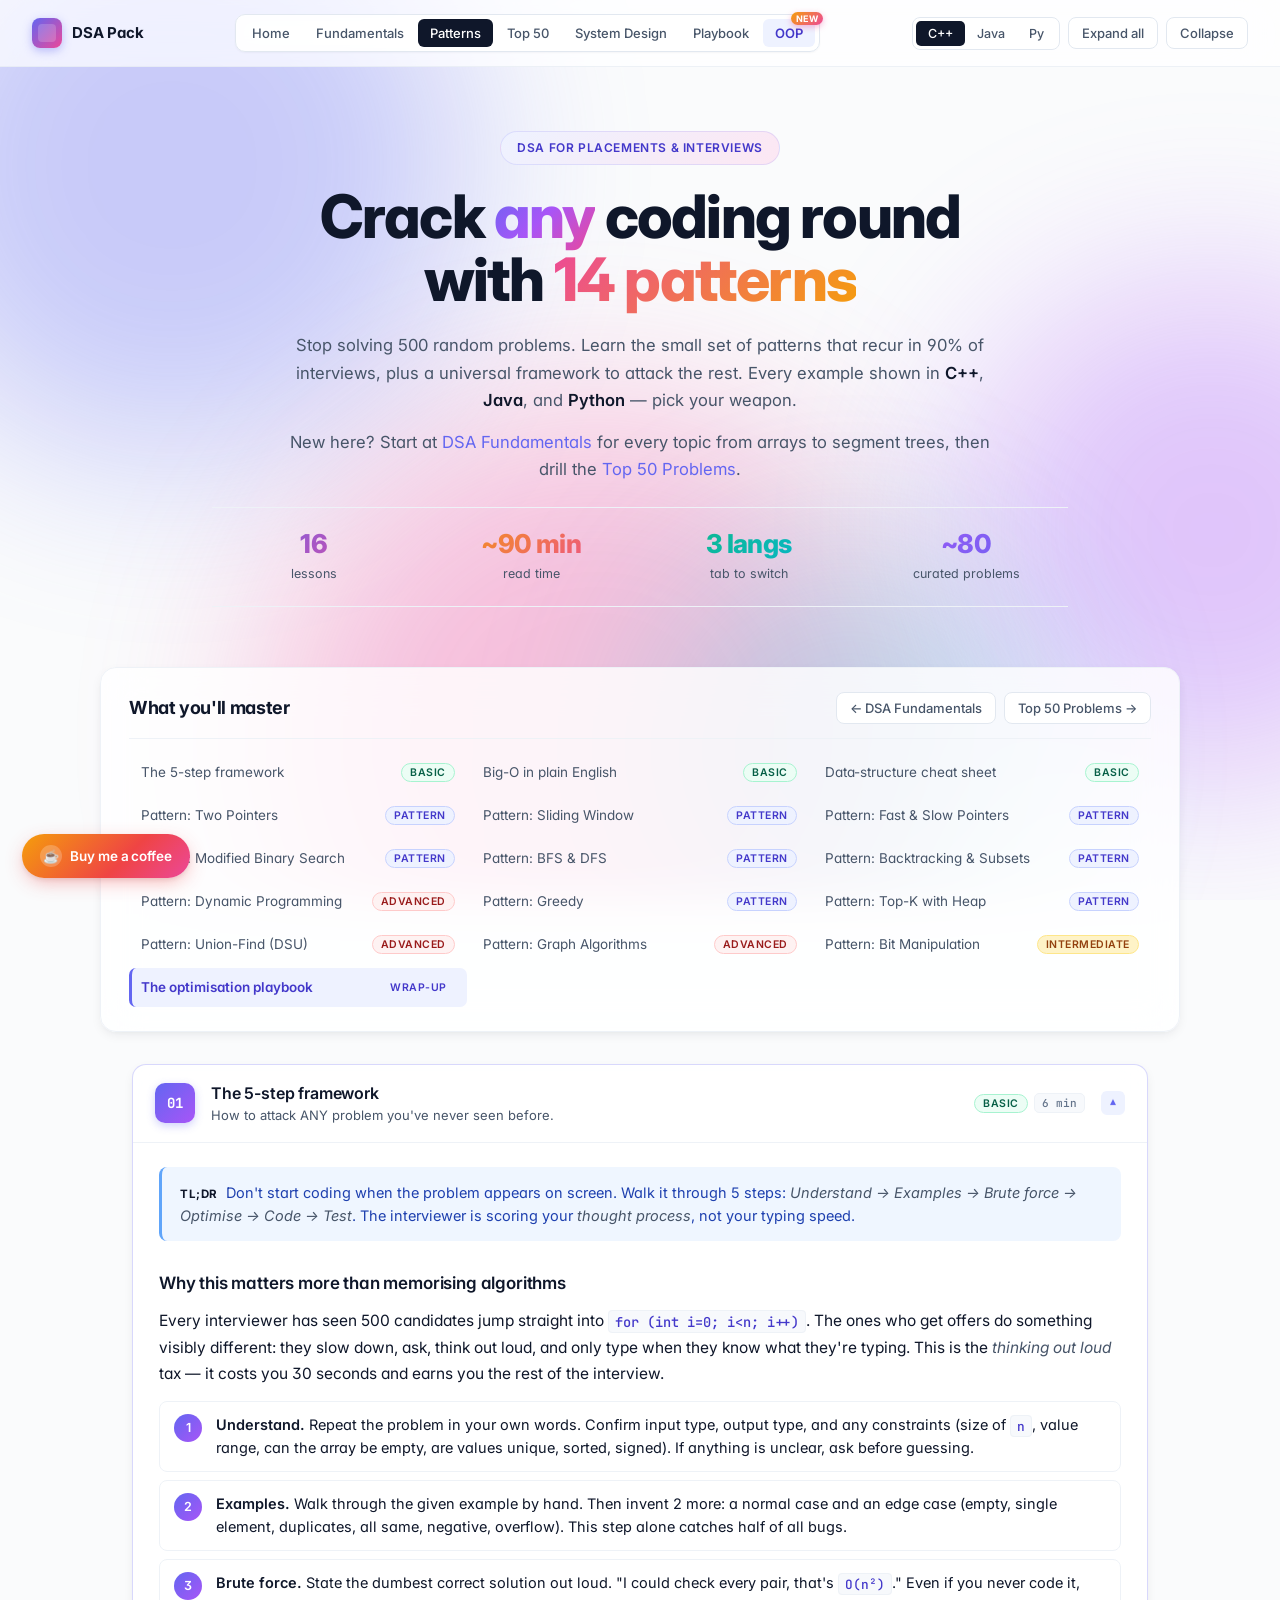
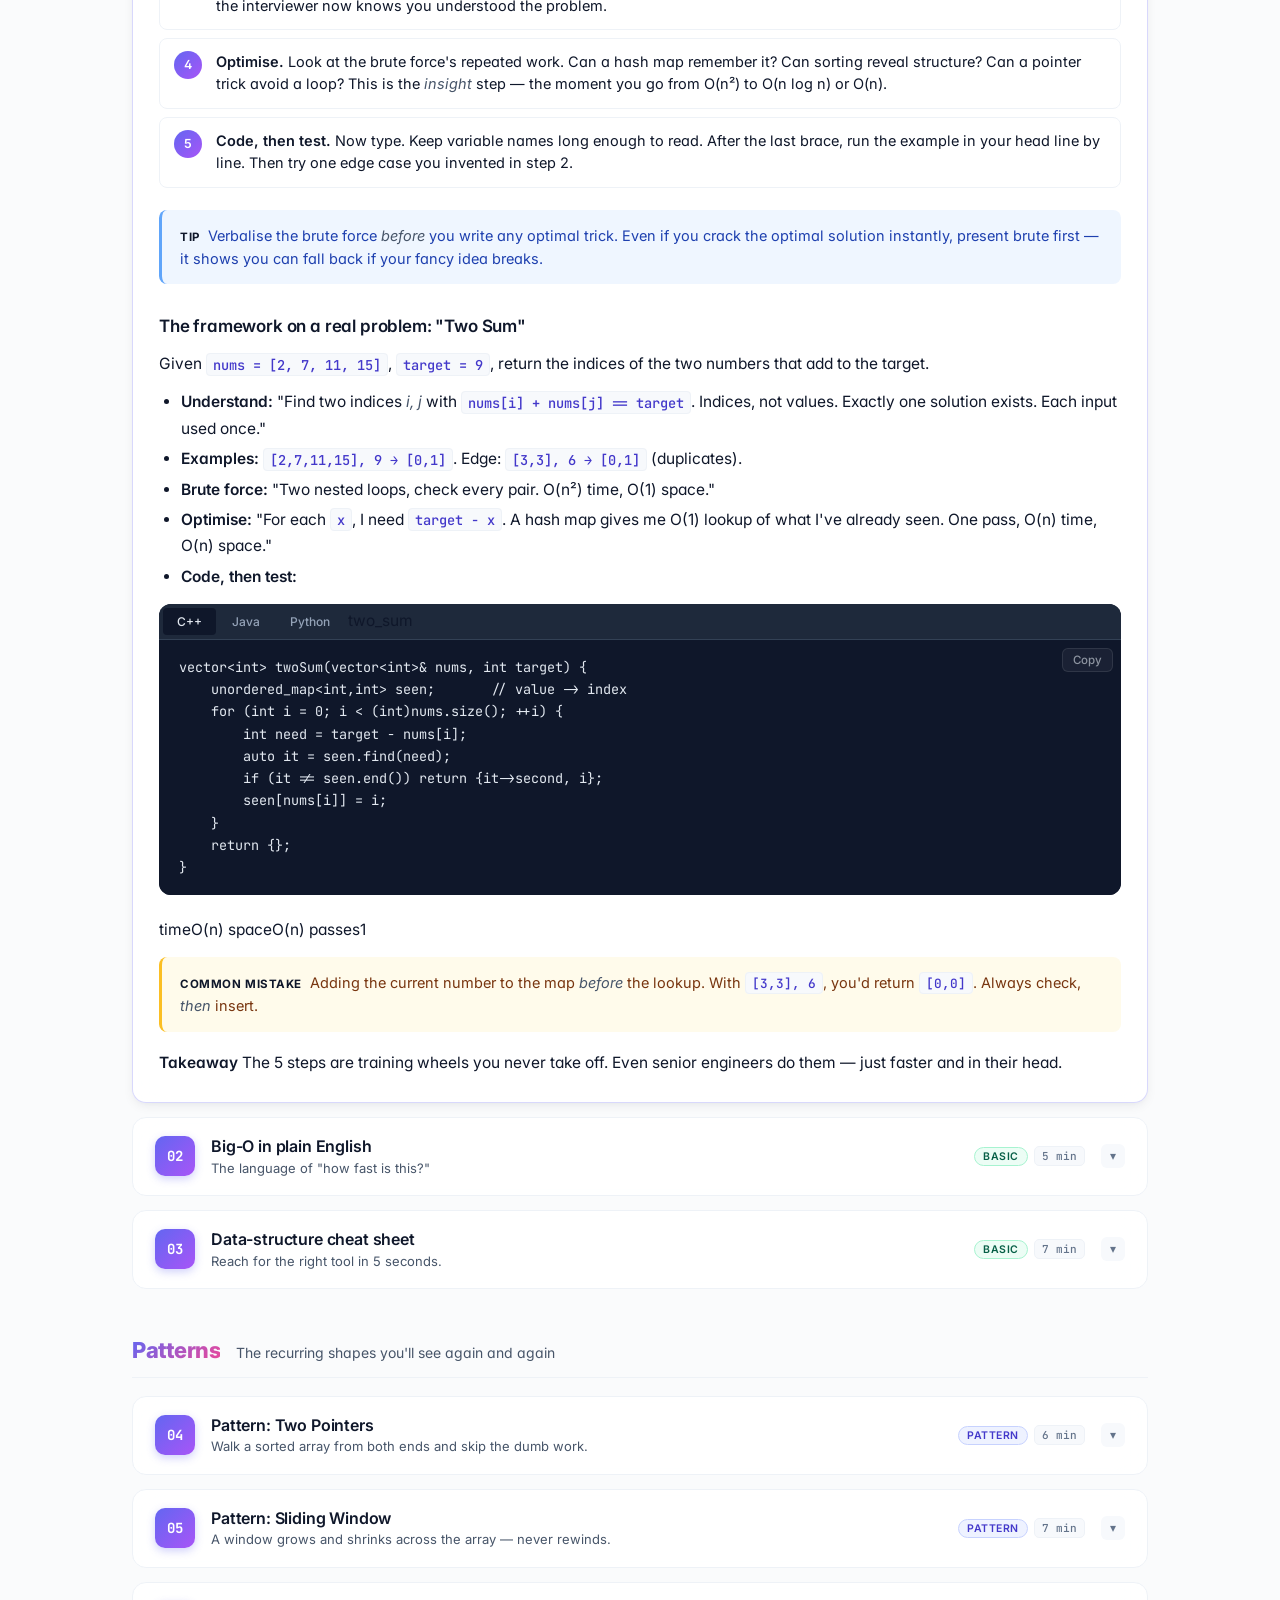
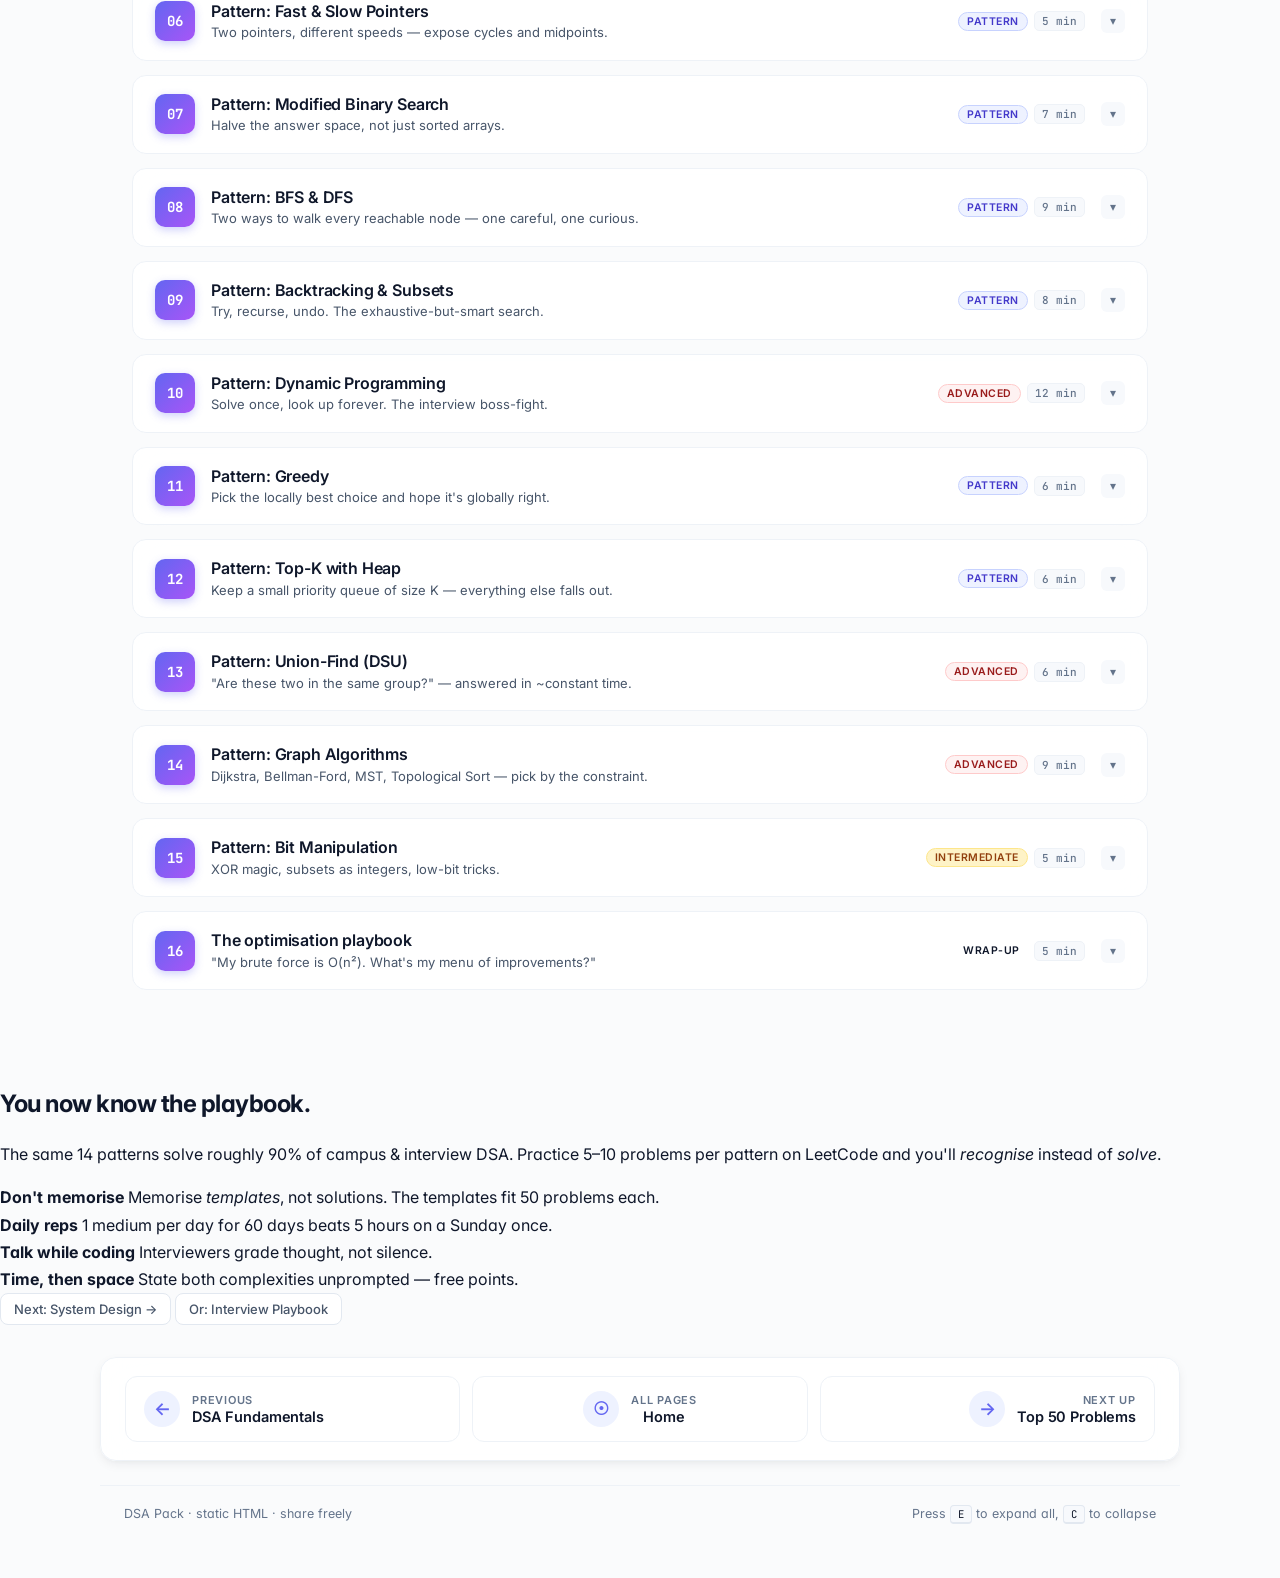
<file: dsa.html>
<!DOCTYPE html>
<html lang="en">
<head>
  <meta charset="UTF-8" />
  <meta name="viewport" content="width=device-width, initial-scale=1.0, viewport-fit=cover" />
  <meta name="theme-color" content="#0F1A2E" />
  <meta name="description" content="The 14 patterns + the universal framework that solve 90% of campus-placement and interview DSA problems. C++, Java &amp; Python side-by-side." />

  <meta property="og:title" content="DSA Pack - Patterns &amp; Approach for Campus Placements" />
  <meta property="og:description" content="The 14 patterns + the universal framework that solve 90% of DSA interview problems. C++, Java and Python." />
  <meta property="og:type" content="website" />
  <meta property="og:image" content="assets/dsa-hero.svg" />

  <title>DSA Pack - Patterns &amp; Approach</title>
  <link rel="icon" type="image/svg+xml" href="assets/dsa-hero.svg" />
  <link rel="stylesheet" href="dsa.css" />
</head>
<body>

<div class="progress-bar" id="progress"></div>

<header class="topbar">
  <div class="topbar-inner">
    <a href="index.html" class="brand bare" aria-label="DSA Pack home">
      <span class="brand-dot"></span>
      <span>DSA Pack</span>
    </a>

    <nav class="nav-tabs" aria-label="Pack navigation">
      <a class="nav-tab home-tab"    href="index.html">Home</a>
      <a class="nav-tab"             href="dsa-fundamentals.html">Fundamentals</a>
      <a class="nav-tab active"      href="dsa.html">Patterns</a>
      <a class="nav-tab"             href="top-50-problems.html">Top 50</a>
      <a class="nav-tab"             href="system-design.html">System Design</a>
      <a class="nav-tab"             href="interview-playbook.html">Playbook</a>
      <a class="nav-tab"             href="oop-notes.html">OOP</a>
    </nav>

    <div class="topbar-actions">
      <div class="lang-switcher" role="group" aria-label="Code language">
        <button data-lang="cpp">C++</button>
        <button data-lang="java">Java</button>
        <button data-lang="python">Py</button>
      </div>
      <button class="btn" id="expand-all">Expand all</button>
      <button class="btn" id="collapse-all">Collapse</button>
    </div>
  </div>
</header>

<!-- ============== HERO ============== -->
<section class="hero" id="top">
  <p class="eyebrow">DSA for placements &amp; interviews</p>
  <h1>Crack <span class="accent">any</span> coding round<br>with <span class="accent2">14 patterns</span></h1>
  <p class="lede">
    Stop solving 500 random problems. Learn the small set of patterns that recur
    in 90% of interviews, plus a universal framework to attack the rest.
    Every example shown in <strong>C++</strong>, <strong>Java</strong>, and <strong>Python</strong> &mdash; pick your weapon.
  </p>
  <p class="lede" style="margin-top:-4px">
    New here? Start at <a href="dsa-fundamentals.html">DSA Fundamentals</a> for every topic from arrays to segment trees, then drill the <a href="top-50-problems.html">Top 50 Problems</a>.
  </p>
  <img src="assets/dsa-hero.svg" alt="DSA brain with patterns" class="hero-mascot" />
  <div class="hero-stats">
    <div class="hero-stat"><span class="num">16</span><span class="label">lessons</span></div>
    <div class="hero-stat"><span class="num orange">~90 min</span><span class="label">read time</span></div>
    <div class="hero-stat"><span class="num green">3 langs</span><span class="label">tab to switch</span></div>
    <div class="hero-stat"><span class="num purple">~80</span><span class="label">curated problems</span></div>
  </div>
</section>

<!-- ============== TOC ============== -->
<nav class="toc" id="contents" aria-label="Contents">
  <div class="toc-head">
    <h2>What you'll master</h2>
    <div class="toc-controls">
      <a class="btn" href="dsa-fundamentals.html">&larr; DSA Fundamentals</a>
      <a class="btn" href="top-50-problems.html">Top 50 Problems &rarr;</a>
    </div>
  </div>
  <ol>
    <li><a href="#lesson-1"><span class="title">The 5-step framework</span> <span class="badge basic">basic</span></a></li>
    <li><a href="#lesson-2"><span class="title">Big-O in plain English</span> <span class="badge basic">basic</span></a></li>
    <li><a href="#lesson-3"><span class="title">Data-structure cheat sheet</span> <span class="badge basic">basic</span></a></li>
    <li><a href="#lesson-4"><span class="title">Pattern: Two Pointers</span> <span class="badge pattern">pattern</span></a></li>
    <li><a href="#lesson-5"><span class="title">Pattern: Sliding Window</span> <span class="badge pattern">pattern</span></a></li>
    <li><a href="#lesson-6"><span class="title">Pattern: Fast &amp; Slow Pointers</span> <span class="badge pattern">pattern</span></a></li>
    <li><a href="#lesson-7"><span class="title">Pattern: Modified Binary Search</span> <span class="badge pattern">pattern</span></a></li>
    <li><a href="#lesson-8"><span class="title">Pattern: BFS &amp; DFS</span> <span class="badge pattern">pattern</span></a></li>
    <li><a href="#lesson-9"><span class="title">Pattern: Backtracking &amp; Subsets</span> <span class="badge pattern">pattern</span></a></li>
    <li><a href="#lesson-10"><span class="title">Pattern: Dynamic Programming</span> <span class="badge advanced">advanced</span></a></li>
    <li><a href="#lesson-11"><span class="title">Pattern: Greedy</span> <span class="badge pattern">pattern</span></a></li>
    <li><a href="#lesson-12"><span class="title">Pattern: Top-K with Heap</span> <span class="badge pattern">pattern</span></a></li>
    <li><a href="#lesson-13"><span class="title">Pattern: Union-Find (DSU)</span> <span class="badge advanced">advanced</span></a></li>
    <li><a href="#lesson-14"><span class="title">Pattern: Graph Algorithms</span> <span class="badge advanced">advanced</span></a></li>
    <li><a href="#lesson-15"><span class="title">Pattern: Bit Manipulation</span> <span class="badge intermediate">intermediate</span></a></li>
    <li><a href="#lesson-16"><span class="title">The optimisation playbook</span> <span class="badge wrap">wrap-up</span></a></li>
  </ol>
</nav>

<main class="lessons">

<!-- ============== LESSON 1 - 5 step framework ============== -->
<details class="lesson" id="lesson-1" open>
  <summary>
    <span class="num">01</span>
    <span class="heading">
      <span class="title">The 5-step framework</span>
      <span class="subtitle">How to attack ANY problem you've never seen before.</span>
    </span>
    <span class="meta"><span class="badge basic">basic</span><span class="reading-time">6 min</span></span>
    <span class="chevron">&#9662;</span>
  </summary>
  <div class="lesson-body">
    <div class="tldr"><strong>TL;DR</strong> Don't start coding when the problem appears on screen. Walk it through 5 steps: <em>Understand &rarr; Examples &rarr; Brute force &rarr; Optimise &rarr; Code &rarr; Test</em>. The interviewer is scoring your <em>thought process</em>, not your typing speed.</div>

    <h3>Why this matters more than memorising algorithms</h3>
    <p>Every interviewer has seen 500 candidates jump straight into <code>for (int i=0; i&lt;n; i++)</code>. The ones who get offers do something visibly different: they slow down, ask, think out loud, and only type when they know what they're typing. This is the <em>thinking out loud</em> tax &mdash; it costs you 30 seconds and earns you the rest of the interview.</p>

    <ol class="steps">
      <li><strong>Understand.</strong> Repeat the problem in your own words. Confirm input type, output type, and any constraints (size of <code>n</code>, value range, can the array be empty, are values unique, sorted, signed). If anything is unclear, ask before guessing.</li>
      <li><strong>Examples.</strong> Walk through the given example by hand. Then invent 2 more: a normal case and an edge case (empty, single element, duplicates, all same, negative, overflow). This step alone catches half of all bugs.</li>
      <li><strong>Brute force.</strong> State the dumbest correct solution out loud. "I could check every pair, that's <code>O(n&sup2;)</code>." Even if you never code it, the interviewer now knows you understood the problem.</li>
      <li><strong>Optimise.</strong> Look at the brute force's repeated work. Can a hash map remember it? Can sorting reveal structure? Can a pointer trick avoid a loop? This is the <em>insight</em> step &mdash; the moment you go from O(n&sup2;) to O(n log n) or O(n).</li>
      <li><strong>Code, then test.</strong> Now type. Keep variable names long enough to read. After the last brace, run the example in your head line by line. Then try one edge case you invented in step 2.</li>
    </ol>

    <div class="callout tip"><strong>Tip</strong> Verbalise the brute force <em>before</em> you write any optimal trick. Even if you crack the optimal solution instantly, present brute first &mdash; it shows you can fall back if your fancy idea breaks.</div>

    <h3>The framework on a real problem: "Two Sum"</h3>
    <p>Given <code>nums = [2, 7, 11, 15]</code>, <code>target = 9</code>, return the indices of the two numbers that add to the target.</p>

    <ul>
      <li><strong>Understand:</strong> "Find two indices <em>i, j</em> with <code>nums[i] + nums[j] == target</code>. Indices, not values. Exactly one solution exists. Each input used once."</li>
      <li><strong>Examples:</strong> <code>[2,7,11,15], 9 &rarr; [0,1]</code>. Edge: <code>[3,3], 6 &rarr; [0,1]</code> (duplicates).</li>
      <li><strong>Brute force:</strong> "Two nested loops, check every pair. O(n&sup2;) time, O(1) space."</li>
      <li><strong>Optimise:</strong> "For each <code>x</code>, I need <code>target - x</code>. A hash map gives me O(1) lookup of what I've already seen. One pass, O(n) time, O(n) space."</li>
      <li><strong>Code, then test:</strong></li>
    </ul>

    <div class="code-tabs" data-snippet="two-sum">
      <div class="tab-strip">
        <button class="tab active" data-lang="cpp">C++</button>
        <button class="tab" data-lang="java">Java</button>
        <button class="tab" data-lang="python">Python</button>
        <span class="tab-spacer"></span>
        <span class="filename">two_sum</span>
      </div>
      <pre class="tab-pane active" data-lang="cpp"><code>vector&lt;int&gt; twoSum(vector&lt;int&gt;&amp; nums, int target) {
    unordered_map&lt;int,int&gt; seen;       // value -&gt; index
    for (int i = 0; i &lt; (int)nums.size(); ++i) {
        int need = target - nums[i];
        auto it = seen.find(need);
        if (it != seen.end()) return {it-&gt;second, i};
        seen[nums[i]] = i;
    }
    return {};
}</code></pre>
      <pre class="tab-pane" data-lang="java"><code>int[] twoSum(int[] nums, int target) {
    Map&lt;Integer, Integer&gt; seen = new HashMap&lt;&gt;();
    for (int i = 0; i &lt; nums.length; i++) {
        int need = target - nums[i];
        if (seen.containsKey(need)) return new int[]{ seen.get(need), i };
        seen.put(nums[i], i);
    }
    return new int[0];
}</code></pre>
      <pre class="tab-pane" data-lang="python"><code>def two_sum(nums, target):
    seen = {}                           # value -&gt; index
    for i, x in enumerate(nums):
        need = target - x
        if need in seen:
            return [seen[need], i]
        seen[x] = i
    return []</code></pre>
    </div>

    <div class="complexity-row">
      <span class="pill"><span class="k">time</span><span class="v">O(n)</span></span>
      <span class="pill"><span class="k">space</span><span class="v">O(n)</span></span>
      <span class="pill"><span class="k">passes</span><span class="v">1</span></span>
    </div>

    <div class="callout warn"><strong>Common mistake</strong> Adding the current number to the map <em>before</em> the lookup. With <code>[3,3], 6</code>, you'd return <code>[0,0]</code>. Always check, <em>then</em> insert.</div>

    <div class="callout takeaway"><strong>Takeaway</strong> The 5 steps are training wheels you never take off. Even senior engineers do them &mdash; just faster and in their head.</div>
  </div>
</details>

<!-- ============== LESSON 2 - Big O ============== -->
<details class="lesson" id="lesson-2">
  <summary>
    <span class="num">02</span>
    <span class="heading">
      <span class="title">Big-O in plain English</span>
      <span class="subtitle">The language of "how fast is this?"</span>
    </span>
    <span class="meta"><span class="badge basic">basic</span><span class="reading-time">5 min</span></span>
    <span class="chevron">&#9662;</span>
  </summary>
  <div class="lesson-body">
    <div class="tldr"><strong>TL;DR</strong> Big-O measures <em>how the runtime grows</em> as input grows. You don't count exact operations &mdash; you count which term dominates when <code>n</code> is huge.</div>

    <div class="illustration">
      <img src="assets/complexity-chart.svg" alt="Big-O comparison curves" />
      <div class="caption">Lower line = faster as n grows. Memorise the order.</div>
    </div>

    <h3>The complexity ladder (memorise this order)</h3>
    <div class="table-wrap"><table class="dsa-table">
      <thead><tr><th>Complexity</th><th>Vibes</th><th>Typical algorithm</th><th>n = 10<sup>6</sup></th></tr></thead>
      <tbody>
        <tr><td><code>O(1)</code></td>          <td class="good">instant</td>      <td>hash lookup, array index</td>        <td class="good">~ns</td></tr>
        <tr><td><code>O(log n)</code></td>      <td class="good">excellent</td>    <td>binary search, balanced BST op</td>  <td class="good">~20 steps</td></tr>
        <tr><td><code>O(n)</code></td>          <td class="good">linear</td>       <td>one pass over data</td>              <td class="good">~1M steps</td></tr>
        <tr><td><code>O(n log n)</code></td>    <td class="good">very good</td>    <td>sort, heap-based</td>                <td class="good">~20M steps</td></tr>
        <tr><td><code>O(n&sup2;)</code></td>       <td class="meh">ok for n &lt; 10<sup>4</sup></td><td>two nested loops, naive DP</td><td class="bad">TLE</td></tr>
        <tr><td><code>O(n&sup3;)</code></td>       <td class="bad">avoid</td>        <td>three nested loops</td>              <td class="bad">~10<sup>18</sup></td></tr>
        <tr><td><code>O(2<sup>n</sup>)</code></td>      <td class="bad">brute subsets</td><td>backtracking subsets</td>            <td class="bad">won't finish</td></tr>
        <tr><td><code>O(n!)</code></td>         <td class="bad">brute permute</td> <td>brute travelling salesman</td>       <td class="bad">won't finish</td></tr>
      </tbody>
    </table></div>

    <h3>How to derive complexity in 30 seconds</h3>
    <ol>
      <li>Find every loop. A single loop over <code>n</code> is O(n). Nested loops multiply: 2 nested loops over <code>n</code> = O(n&sup2;).</li>
      <li>Recursive calls: count the tree. If each call spawns 2 sub-calls and depth is <code>n</code>, you have O(2<sup>n</sup>).</li>
      <li>Drop constants and lower-order terms: <code>5n + 100</code> is just O(n). <code>n&sup2; + n</code> is O(n&sup2;).</li>
      <li>Space = the largest auxiliary data you keep (extra arrays, recursion stack, hash map size). The output usually doesn't count.</li>
    </ol>

    <h3>The 10<sup>8</sup> rule</h3>
    <p>Competitive-programming heuristic: a modern judge does ~10<sup>8</sup> simple operations per second. Multiply your Big-O by the input size in the worst case &mdash; if the answer is bigger than ~10<sup>8</sup>, you'll TLE.</p>

    <div class="cols-2">
      <div class="col-card do">
        <h4>Practical translation</h4>
        <p><strong>n &le; 10:</strong> O(n!), O(2<sup>n</sup>) ok.</p>
        <p><strong>n &le; 20:</strong> O(2<sup>n</sup>) ok (with memo).</p>
        <p><strong>n &le; 5000:</strong> O(n&sup2;) ok.</p>
        <p><strong>n &le; 10<sup>5</sup>:</strong> O(n log n).</p>
        <p><strong>n &le; 10<sup>7</sup>:</strong> O(n).</p>
        <p><strong>n &le; 10<sup>9</sup>:</strong> O(log n) or math.</p>
      </div>
      <div class="col-card dont">
        <h4>Beginner traps</h4>
        <p><strong>Hidden loops:</strong> <code>substring()</code>, <code>list.contains()</code>, <code>string +=</code> in a loop &mdash; each costs O(n).</p>
        <p><strong>Sorting inside a loop</strong> = O(n&sup2; log n). Sort once, outside.</p>
        <p><strong>Recursion stack</strong> = O(depth) space &mdash; don't forget.</p>
        <p><strong>Amortised &ne; worst:</strong> a single <code>ArrayList.add</code> can be O(n); average is O(1).</p>
      </div>
    </div>

    <div class="callout takeaway"><strong>Takeaway</strong> When you write a solution, state <em>both</em> time and space complexity unprompted. It's the cheapest +1 on your scorecard.</div>
  </div>
</details>

<!-- ============== LESSON 3 - DS cheat sheet ============== -->
<details class="lesson" id="lesson-3">
  <summary>
    <span class="num">03</span>
    <span class="heading">
      <span class="title">Data-structure cheat sheet</span>
      <span class="subtitle">Reach for the right tool in 5 seconds.</span>
    </span>
    <span class="meta"><span class="badge basic">basic</span><span class="reading-time">7 min</span></span>
    <span class="chevron">&#9662;</span>
  </summary>
  <div class="lesson-body">
    <div class="tldr"><strong>TL;DR</strong> Every problem is solved by choosing the right data structure. Memorise the table once &mdash; you'll save hours of trial-and-error in interviews.</div>

    <div class="table-wrap"><table class="dsa-table">
      <thead><tr><th>Structure</th><th>Reach for it when&hellip;</th><th>Access</th><th>Search</th><th>Insert</th><th>Delete</th></tr></thead>
      <tbody>
        <tr><td>Array / Vector</td>     <td>random index access; fixed size known</td>                <td class="good">O(1)</td><td>O(n)</td>     <td>O(n)</td>     <td>O(n)</td></tr>
        <tr><td>Dynamic Array</td>      <td>unknown size; append-heavy</td>                            <td class="good">O(1)</td><td>O(n)</td>     <td class="good">O(1)*</td><td>O(n)</td></tr>
        <tr><td>Linked List</td>        <td>frequent insert/delete in middle when you have the node</td><td>O(n)</td>            <td>O(n)</td>     <td class="good">O(1)</td><td class="good">O(1)</td></tr>
        <tr><td>Stack</td>              <td>"undo", parentheses, monotonic, DFS</td>                  <td>&mdash;</td>           <td>&mdash;</td>  <td class="good">O(1)</td><td class="good">O(1)</td></tr>
        <tr><td>Queue / Deque</td>      <td>BFS, sliding window max/min</td>                          <td>&mdash;</td>           <td>&mdash;</td>  <td class="good">O(1)</td><td class="good">O(1)</td></tr>
        <tr><td>HashMap / HashSet</td>  <td>"have I seen this?" counting, dedup</td>                   <td class="good">O(1)</td><td class="good">O(1)</td><td class="good">O(1)</td><td class="good">O(1)</td></tr>
        <tr><td>TreeMap / TreeSet</td>  <td>need sorted order or floor/ceiling queries</td>            <td>O(log n)</td>         <td>O(log n)</td><td>O(log n)</td><td>O(log n)</td></tr>
        <tr><td>Heap (priority queue)</td><td>top-K, "best so far", Dijkstra</td>                      <td class="good">O(1) peek</td><td>O(n)</td><td>O(log n)</td><td>O(log n) pop</td></tr>
        <tr><td>Trie</td>               <td>prefix queries, autocomplete, word search</td>            <td>O(L)</td>             <td>O(L)</td>     <td>O(L)</td>     <td>O(L)</td></tr>
        <tr><td>Union-Find / DSU</td>   <td>"are these connected?", Kruskal MST</td>                  <td>&mdash;</td>           <td>~O(&alpha;)</td><td>~O(&alpha;)</td><td>&mdash;</td></tr>
        <tr><td>Graph (adj-list)</td>   <td>nodes + edges</td>                                         <td>&mdash;</td>           <td>&mdash;</td>  <td>O(1)</td>    <td>O(deg)</td></tr>
      </tbody>
    </table></div>
    <p style="font-size:0.86rem;color:var(--muted)">*amortised across resizes. L = length of the word/key. &alpha; = inverse Ackermann, essentially constant.</p>

    <h3>Quick-recognition phrases</h3>
    <ul>
      <li>"How many distinct?" / "Have I seen this?" &rarr; <code>HashSet</code>.</li>
      <li>"Frequency of each X" &rarr; <code>HashMap&lt;X, int&gt;</code> or <code>Counter</code>.</li>
      <li>"Top K" / "K largest/smallest" &rarr; min-heap of size K.</li>
      <li>"Next greater element" / "matching brackets" / "histogram" &rarr; monotonic stack.</li>
      <li>"Shortest path on a grid/graph with weight 1" &rarr; BFS.</li>
      <li>"All paths / combinations / subsets" &rarr; backtracking.</li>
      <li>"Optimal &amp; overlapping subproblems" &rarr; DP.</li>
      <li>"Are nodes in the same group?" / "merge components" &rarr; Union-Find.</li>
      <li>"Prefix match on strings" &rarr; Trie.</li>
      <li>"Sorted + need to add/remove fast" &rarr; <code>TreeSet</code> / SortedList.</li>
    </ul>

    <div class="callout tip"><strong>Tip</strong> In Java, <code>ArrayDeque</code> beats <code>Stack</code> and <code>LinkedList</code> for both stack and queue use. In Python, use <code>collections.deque</code>. In C++, use <code>std::stack</code> / <code>std::queue</code> / <code>std::deque</code> &mdash; never <code>std::list</code> for these.</div>

    <div class="callout takeaway"><strong>Takeaway</strong> Picking the right DS is 70% of the puzzle. The pattern lessons that follow are really just "the standard tricks that go with each structure".</div>
  </div>
</details>

<div class="section-break"><span class="label">Patterns</span> <span class="sub">The recurring shapes you'll see again and again</span></div>

<!-- ============== LESSON 4 - Two Pointers ============== -->
<details class="lesson" id="lesson-4">
  <summary>
    <span class="num">04</span>
    <span class="heading">
      <span class="title">Pattern: Two Pointers</span>
      <span class="subtitle">Walk a sorted array from both ends and skip the dumb work.</span>
    </span>
    <span class="meta"><span class="badge pattern">pattern</span><span class="reading-time">6 min</span></span>
    <span class="chevron">&#9662;</span>
  </summary>
  <div class="lesson-body">
    <div class="tldr"><strong>TL;DR</strong> Two indices crawl toward each other (or in the same direction). Each step eliminates a chunk of the search space, so you get O(n) instead of O(n&sup2;).</div>

    <div class="recognise"><strong>When to recognise</strong> The array (or string) is sorted, and you're asked for a pair / triplet / partition that satisfies a sum or comparison condition.</div>
    <div class="fingerprint">
      <span class="tag">sorted input</span>
      <span class="tag">pair / triplet sum</span>
      <span class="tag">in-place partition</span>
      <span class="tag">palindrome check</span>
      <span class="tag">remove duplicates</span>
    </div>

    <div class="illustration">
      <img src="assets/two-pointers.svg" alt="Two pointers walking from both ends of a sorted array" />
      <div class="caption">If sum &lt; target, push left right. If sum &gt; target, push right left.</div>
    </div>

    <h3>Template</h3>
    <div class="code-tabs" data-snippet="two-pointers-template">
      <div class="tab-strip">
        <button class="tab active" data-lang="cpp">C++</button>
        <button class="tab" data-lang="java">Java</button>
        <button class="tab" data-lang="python">Python</button>
      </div>
      <pre class="tab-pane active" data-lang="cpp"><code>int l = 0, r = (int)a.size() - 1;
while (l &lt; r) {
    int s = a[l] + a[r];
    if (s == target)      return {l, r};
    else if (s &lt; target)  l++;          // need a bigger sum
    else                  r--;          // need a smaller sum
}</code></pre>
      <pre class="tab-pane" data-lang="java"><code>int l = 0, r = a.length - 1;
while (l &lt; r) {
    int s = a[l] + a[r];
    if (s == target)      return new int[]{ l, r };
    else if (s &lt; target)  l++;
    else                  r--;
}</code></pre>
      <pre class="tab-pane" data-lang="python"><code>l, r = 0, len(a) - 1
while l &lt; r:
    s = a[l] + a[r]
    if s == target:    return [l, r]
    elif s &lt; target:   l += 1
    else:              r -= 1</code></pre>
    </div>

    <h3>Worked example &mdash; 3Sum (LC 15)</h3>
    <p>Given <code>nums</code>, find all unique triplets <code>(a, b, c)</code> such that <code>a + b + c == 0</code>. Sort the array, fix <code>nums[i]</code>, then two-pointer the rest.</p>
    <div class="code-tabs" data-snippet="three-sum">
      <div class="tab-strip">
        <button class="tab active" data-lang="cpp">C++</button>
        <button class="tab" data-lang="java">Java</button>
        <button class="tab" data-lang="python">Python</button>
      </div>
      <pre class="tab-pane active" data-lang="cpp"><code>vector&lt;vector&lt;int&gt;&gt; threeSum(vector&lt;int&gt;&amp; nums) {
    sort(nums.begin(), nums.end());
    vector&lt;vector&lt;int&gt;&gt; out;
    int n = nums.size();
    for (int i = 0; i &lt; n - 2; ++i) {
        if (i &gt; 0 &amp;&amp; nums[i] == nums[i-1]) continue;     // skip dup pivot
        int l = i + 1, r = n - 1;
        while (l &lt; r) {
            int s = nums[i] + nums[l] + nums[r];
            if (s == 0) {
                out.push_back({nums[i], nums[l], nums[r]});
                while (l &lt; r &amp;&amp; nums[l] == nums[l+1]) l++; // skip dup left
                while (l &lt; r &amp;&amp; nums[r] == nums[r-1]) r--; // skip dup right
                l++; r--;
            } else if (s &lt; 0) l++;
            else              r--;
        }
    }
    return out;
}</code></pre>
      <pre class="tab-pane" data-lang="java"><code>List&lt;List&lt;Integer&gt;&gt; threeSum(int[] nums) {
    Arrays.sort(nums);
    List&lt;List&lt;Integer&gt;&gt; out = new ArrayList&lt;&gt;();
    int n = nums.length;
    for (int i = 0; i &lt; n - 2; i++) {
        if (i &gt; 0 &amp;&amp; nums[i] == nums[i-1]) continue;
        int l = i + 1, r = n - 1;
        while (l &lt; r) {
            int s = nums[i] + nums[l] + nums[r];
            if (s == 0) {
                out.add(Arrays.asList(nums[i], nums[l], nums[r]));
                while (l &lt; r &amp;&amp; nums[l] == nums[l+1]) l++;
                while (l &lt; r &amp;&amp; nums[r] == nums[r-1]) r--;
                l++; r--;
            } else if (s &lt; 0) l++;
            else              r--;
        }
    }
    return out;
}</code></pre>
      <pre class="tab-pane" data-lang="python"><code>def three_sum(nums):
    nums.sort()
    out, n = [], len(nums)
    for i in range(n - 2):
        if i &gt; 0 and nums[i] == nums[i-1]:
            continue                                  # skip dup pivot
        l, r = i + 1, n - 1
        while l &lt; r:
            s = nums[i] + nums[l] + nums[r]
            if s == 0:
                out.append([nums[i], nums[l], nums[r]])
                while l &lt; r and nums[l] == nums[l+1]: l += 1
                while l &lt; r and nums[r] == nums[r-1]: r -= 1
                l += 1; r -= 1
            elif s &lt; 0: l += 1
            else:       r -= 1
    return out</code></pre>
    </div>

    <div class="complexity-row">
      <span class="pill"><span class="k">time</span><span class="v">O(n&sup2;)</span></span>
      <span class="pill"><span class="k">space</span><span class="v">O(1) extra</span></span>
      <span class="pill"><span class="k">sort</span><span class="v">O(n log n)</span></span>
    </div>

    <div class="callout warn"><strong>Common mistakes</strong>
      <ul>
        <li>Forgetting to skip duplicates &rarr; output has repeats.</li>
        <li>Using a hash set "for safety" instead of skipping &rarr; O(n) extra space, slower constants.</li>
        <li>Two-pointer on an <em>unsorted</em> array &mdash; the technique relies on the monotonic relationship.</li>
      </ul>
    </div>

    <h3>Practice</h3>
    <div class="practice">
      <a href="https://leetcode.com/problems/two-sum-ii-input-array-is-sorted/" target="_blank" rel="noopener">LC 167 &middot; Two Sum II <span class="diff easy">easy</span></a>
      <a href="https://leetcode.com/problems/valid-palindrome/" target="_blank" rel="noopener">LC 125 &middot; Valid Palindrome <span class="diff easy">easy</span></a>
      <a href="https://leetcode.com/problems/3sum/" target="_blank" rel="noopener">LC 15 &middot; 3Sum <span class="diff med">med</span></a>
      <a href="https://leetcode.com/problems/container-with-most-water/" target="_blank" rel="noopener">LC 11 &middot; Container Most Water <span class="diff med">med</span></a>
      <a href="https://leetcode.com/problems/trapping-rain-water/" target="_blank" rel="noopener">LC 42 &middot; Trapping Rain Water <span class="diff hard">hard</span></a>
    </div>

    <div class="callout takeaway"><strong>Takeaway</strong> When you see "sorted + sum/comparison", two pointers should be the first thought, not nested loops.</div>
  </div>
</details>

<!-- ============== LESSON 5 - Sliding Window ============== -->
<details class="lesson" id="lesson-5">
  <summary>
    <span class="num">05</span>
    <span class="heading">
      <span class="title">Pattern: Sliding Window</span>
      <span class="subtitle">A window grows and shrinks across the array &mdash; never rewinds.</span>
    </span>
    <span class="meta"><span class="badge pattern">pattern</span><span class="reading-time">7 min</span></span>
    <span class="chevron">&#9662;</span>
  </summary>
  <div class="lesson-body">
    <div class="tldr"><strong>TL;DR</strong> Maintain a contiguous "window" <code>[L, R]</code>. Expand <code>R</code>, contract <code>L</code> when the window violates a constraint. Each index enters and leaves the window at most once &rarr; O(n).</div>

    <div class="recognise"><strong>When to recognise</strong> "longest / shortest / count of subarrays/substrings satisfying X" where X is checkable in O(1) per move.</div>
    <div class="fingerprint">
      <span class="tag">contiguous subarray</span>
      <span class="tag">longest substring</span>
      <span class="tag">max sum of window K</span>
      <span class="tag">distinct chars constraint</span>
    </div>

    <div class="illustration">
      <img src="assets/sliding-window.svg" alt="Sliding window on an array" />
      <div class="caption">Fixed window = slide K. Variable window = stretch R, then shrink L while invalid.</div>
    </div>

    <h3>Template &mdash; variable window (most common)</h3>
    <div class="code-tabs" data-snippet="sliding-window-template">
      <div class="tab-strip">
        <button class="tab active" data-lang="cpp">C++</button>
        <button class="tab" data-lang="java">Java</button>
        <button class="tab" data-lang="python">Python</button>
      </div>
      <pre class="tab-pane active" data-lang="cpp"><code>int best = 0, L = 0;
unordered_map&lt;char,int&gt; cnt;
for (int R = 0; R &lt; (int)s.size(); ++R) {
    cnt[s[R]]++;
    while (/* window invalid, e.g. cnt.size() &gt; K */) {
        if (--cnt[s[L]] == 0) cnt.erase(s[L]);
        L++;
    }
    best = max(best, R - L + 1);
}</code></pre>
      <pre class="tab-pane" data-lang="java"><code>int best = 0, L = 0;
Map&lt;Character, Integer&gt; cnt = new HashMap&lt;&gt;();
for (int R = 0; R &lt; s.length(); R++) {
    cnt.merge(s.charAt(R), 1, Integer::sum);
    while (/* invalid */ ) {
        char c = s.charAt(L++);
        if (cnt.merge(c, -1, Integer::sum) == 0) cnt.remove(c);
    }
    best = Math.max(best, R - L + 1);
}</code></pre>
      <pre class="tab-pane" data-lang="python"><code>from collections import defaultdict
cnt = defaultdict(int)
best = L = 0
for R, ch in enumerate(s):
    cnt[ch] += 1
    while invalid(cnt):
        cnt[s[L]] -= 1
        if cnt[s[L]] == 0:
            del cnt[s[L]]
        L += 1
    best = max(best, R - L + 1)</code></pre>
    </div>

    <h3>Worked example &mdash; Longest Substring Without Repeating Characters (LC 3)</h3>
    <div class="code-tabs" data-snippet="lsws-repeat">
      <div class="tab-strip">
        <button class="tab active" data-lang="cpp">C++</button>
        <button class="tab" data-lang="java">Java</button>
        <button class="tab" data-lang="python">Python</button>
      </div>
      <pre class="tab-pane active" data-lang="cpp"><code>int lengthOfLongestSubstring(string s) {
    unordered_map&lt;char,int&gt; last;     // char -&gt; last index seen
    int L = 0, best = 0;
    for (int R = 0; R &lt; (int)s.size(); ++R) {
        if (last.count(s[R]) &amp;&amp; last[s[R]] &gt;= L) {
            L = last[s[R]] + 1;       // jump past the previous occurrence
        }
        last[s[R]] = R;
        best = max(best, R - L + 1);
    }
    return best;
}</code></pre>
      <pre class="tab-pane" data-lang="java"><code>int lengthOfLongestSubstring(String s) {
    Map&lt;Character, Integer&gt; last = new HashMap&lt;&gt;();
    int L = 0, best = 0;
    for (int R = 0; R &lt; s.length(); R++) {
        char c = s.charAt(R);
        if (last.containsKey(c) &amp;&amp; last.get(c) &gt;= L) {
            L = last.get(c) + 1;
        }
        last.put(c, R);
        best = Math.max(best, R - L + 1);
    }
    return best;
}</code></pre>
      <pre class="tab-pane" data-lang="python"><code>def length_of_longest_substring(s):
    last, L, best = {}, 0, 0
    for R, ch in enumerate(s):
        if ch in last and last[ch] &gt;= L:
            L = last[ch] + 1            # jump past previous occurrence
        last[ch] = R
        best = max(best, R - L + 1)
    return best</code></pre>
    </div>

    <div class="complexity-row">
      <span class="pill"><span class="k">time</span><span class="v">O(n)</span></span>
      <span class="pill"><span class="k">space</span><span class="v">O(min(n, &Sigma;))</span></span>
    </div>

    <div class="callout warn"><strong>Common mistakes</strong>
      <ul>
        <li>Re-iterating to recompute window sum &rarr; you wrecked the O(n).</li>
        <li>Forgetting to shrink the window when it becomes invalid (infinite loop or wrong answer).</li>
        <li>Fixed-window problems: forgetting to <em>drop</em> the element falling out of the left.</li>
      </ul>
    </div>

    <h3>Practice</h3>
    <div class="practice">
      <a href="https://leetcode.com/problems/longest-substring-without-repeating-characters/" target="_blank" rel="noopener">LC 3 &middot; Longest Substring no Repeat <span class="diff med">med</span></a>
      <a href="https://leetcode.com/problems/maximum-average-subarray-i/" target="_blank" rel="noopener">LC 643 &middot; Max Avg Subarray <span class="diff easy">easy</span></a>
      <a href="https://leetcode.com/problems/minimum-size-subarray-sum/" target="_blank" rel="noopener">LC 209 &middot; Min Size Subarray Sum <span class="diff med">med</span></a>
      <a href="https://leetcode.com/problems/permutation-in-string/" target="_blank" rel="noopener">LC 567 &middot; Permutation in String <span class="diff med">med</span></a>
      <a href="https://leetcode.com/problems/minimum-window-substring/" target="_blank" rel="noopener">LC 76 &middot; Min Window Substring <span class="diff hard">hard</span></a>
    </div>

    <div class="callout takeaway"><strong>Takeaway</strong> If brute force is "try every subarray" (O(n&sup2;)), there's a 70% chance a sliding window collapses it to O(n).</div>
  </div>
</details>

<!-- ============== LESSON 6 - Fast & Slow Pointers ============== -->
<details class="lesson" id="lesson-6">
  <summary>
    <span class="num">06</span>
    <span class="heading">
      <span class="title">Pattern: Fast &amp; Slow Pointers</span>
      <span class="subtitle">Two pointers, different speeds &mdash; expose cycles and midpoints.</span>
    </span>
    <span class="meta"><span class="badge pattern">pattern</span><span class="reading-time">5 min</span></span>
    <span class="chevron">&#9662;</span>
  </summary>
  <div class="lesson-body">
    <div class="tldr"><strong>TL;DR</strong> <em>slow</em> moves 1 step, <em>fast</em> moves 2 steps. If they meet &rarr; cycle. When fast reaches the end &rarr; slow is at the middle. O(n) time, O(1) space.</div>

    <div class="recognise"><strong>When to recognise</strong> Linked-list cycle detection, finding the middle, "happy number" style loops, palindromic linked list.</div>

    <div class="illustration">
      <img src="assets/fast-slow.svg" alt="Floyd's tortoise and hare on a linked list" />
      <div class="caption">Floyd's tortoise &amp; hare &mdash; the geometry guarantees they meet inside the cycle.</div>
    </div>

    <h3>Template &mdash; cycle detection</h3>
    <div class="code-tabs" data-snippet="cycle-detect">
      <div class="tab-strip">
        <button class="tab active" data-lang="cpp">C++</button>
        <button class="tab" data-lang="java">Java</button>
        <button class="tab" data-lang="python">Python</button>
      </div>
      <pre class="tab-pane active" data-lang="cpp"><code>bool hasCycle(ListNode* head) {
    ListNode *slow = head, *fast = head;
    while (fast &amp;&amp; fast-&gt;next) {
        slow = slow-&gt;next;
        fast = fast-&gt;next-&gt;next;
        if (slow == fast) return true;
    }
    return false;
}</code></pre>
      <pre class="tab-pane" data-lang="java"><code>boolean hasCycle(ListNode head) {
    ListNode slow = head, fast = head;
    while (fast != null &amp;&amp; fast.next != null) {
        slow = slow.next;
        fast = fast.next.next;
        if (slow == fast) return true;
    }
    return false;
}</code></pre>
      <pre class="tab-pane" data-lang="python"><code>def has_cycle(head):
    slow = fast = head
    while fast and fast.next:
        slow = slow.next
        fast = fast.next.next
        if slow is fast:
            return True
    return False</code></pre>
    </div>

    <h3>Why the math works (LC 142 &mdash; find the cycle start)</h3>
    <p>Let <code>L</code> = distance from head to cycle start, <code>C</code> = cycle length, <code>k</code> = distance from cycle start to the meet point. When they meet: slow walked <code>L + k</code>, fast walked <code>2(L + k) = L + k + n&middot;C</code>. So <code>L = n&middot;C - k</code>. Reset slow to head; move both one step at a time. They re-meet exactly at the cycle's start.</p>

    <div class="complexity-row">
      <span class="pill"><span class="k">time</span><span class="v">O(n)</span></span>
      <span class="pill"><span class="k">space</span><span class="v">O(1)</span></span>
    </div>

    <div class="callout warn"><strong>Common mistake</strong> Forgetting the <code>fast.next != null</code> check &rarr; null-pointer crash on even-length lists.</div>

    <h3>Practice</h3>
    <div class="practice">
      <a href="https://leetcode.com/problems/linked-list-cycle/" target="_blank" rel="noopener">LC 141 &middot; Linked List Cycle <span class="diff easy">easy</span></a>
      <a href="https://leetcode.com/problems/middle-of-the-linked-list/" target="_blank" rel="noopener">LC 876 &middot; Middle of List <span class="diff easy">easy</span></a>
      <a href="https://leetcode.com/problems/linked-list-cycle-ii/" target="_blank" rel="noopener">LC 142 &middot; Cycle Start <span class="diff med">med</span></a>
      <a href="https://leetcode.com/problems/happy-number/" target="_blank" rel="noopener">LC 202 &middot; Happy Number <span class="diff easy">easy</span></a>
      <a href="https://leetcode.com/problems/find-the-duplicate-number/" target="_blank" rel="noopener">LC 287 &middot; Find Duplicate <span class="diff med">med</span></a>
    </div>

    <div class="callout takeaway"><strong>Takeaway</strong> When the problem says "without extra space" on a linked list, the answer is almost always fast-slow pointers.</div>
  </div>
</details>

<!-- ============== LESSON 7 - Modified Binary Search ============== -->
<details class="lesson" id="lesson-7">
  <summary>
    <span class="num">07</span>
    <span class="heading">
      <span class="title">Pattern: Modified Binary Search</span>
      <span class="subtitle">Halve the answer space, not just sorted arrays.</span>
    </span>
    <span class="meta"><span class="badge pattern">pattern</span><span class="reading-time">7 min</span></span>
    <span class="chevron">&#9662;</span>
  </summary>
  <div class="lesson-body">
    <div class="tldr"><strong>TL;DR</strong> Whenever you can ask "is <code>X</code> too small / just right / too big?" in O(f(n)), you can binary search the answer in O(log range &middot; f(n)).</div>

    <div class="recognise"><strong>When to recognise</strong> Sorted array, <em>or</em> the answer is a number in a monotonic range (search the answer), <em>or</em> rotated/peak-shaped arrays.</div>
    <div class="fingerprint">
      <span class="tag">sorted array</span>
      <span class="tag">first/last position</span>
      <span class="tag">rotated array</span>
      <span class="tag">search the answer</span>
      <span class="tag">peak / valley</span>
    </div>

    <div class="illustration">
      <img src="assets/binary-search.svg" alt="Binary search halving" />
      <div class="caption">Every comparison kills half the candidates.</div>
    </div>

    <h3>Template &mdash; "first true" (most bug-proof variant)</h3>
    <div class="code-tabs" data-snippet="bsearch-firsttrue">
      <div class="tab-strip">
        <button class="tab active" data-lang="cpp">C++</button>
        <button class="tab" data-lang="java">Java</button>
        <button class="tab" data-lang="python">Python</button>
      </div>
      <pre class="tab-pane active" data-lang="cpp"><code>// Find the smallest x in [lo, hi] such that ok(x) is true.
// Assumes ok(x) is monotonic: false, false, ..., true, true.
int lo = 0, hi = n;        // hi is exclusive sentinel
while (lo &lt; hi) {
    int mid = lo + (hi - lo) / 2;
    if (ok(mid)) hi = mid;     // mid is a candidate, try smaller
    else         lo = mid + 1;
}
return lo;                  // == hi, the first true, or n if none</code></pre>
      <pre class="tab-pane" data-lang="java"><code>int lo = 0, hi = n;
while (lo &lt; hi) {
    int mid = lo + (hi - lo) / 2;
    if (ok(mid)) hi = mid;
    else         lo = mid + 1;
}
return lo;</code></pre>
      <pre class="tab-pane" data-lang="python"><code>lo, hi = 0, n
while lo &lt; hi:
    mid = (lo + hi) // 2
    if ok(mid):  hi = mid
    else:        lo = mid + 1
return lo</code></pre>
    </div>

    <h3>Worked example &mdash; "Search in Rotated Sorted Array" (LC 33)</h3>
    <p>One half of the array is always sorted. Detect which half, decide if the target lies in it, and recurse on that half.</p>
    <div class="code-tabs" data-snippet="rotated-search">
      <div class="tab-strip">
        <button class="tab active" data-lang="cpp">C++</button>
        <button class="tab" data-lang="java">Java</button>
        <button class="tab" data-lang="python">Python</button>
      </div>
      <pre class="tab-pane active" data-lang="cpp"><code>int search(vector&lt;int&gt;&amp; a, int target) {
    int lo = 0, hi = a.size() - 1;
    while (lo &lt;= hi) {
        int mid = lo + (hi - lo) / 2;
        if (a[mid] == target) return mid;
        if (a[lo] &lt;= a[mid]) {                 // left half sorted
            if (a[lo] &lt;= target &amp;&amp; target &lt; a[mid]) hi = mid - 1;
            else                                    lo = mid + 1;
        } else {                                // right half sorted
            if (a[mid] &lt; target &amp;&amp; target &lt;= a[hi]) lo = mid + 1;
            else                                    hi = mid - 1;
        }
    }
    return -1;
}</code></pre>
      <pre class="tab-pane" data-lang="java"><code>int search(int[] a, int target) {
    int lo = 0, hi = a.length - 1;
    while (lo &lt;= hi) {
        int mid = lo + (hi - lo) / 2;
        if (a[mid] == target) return mid;
        if (a[lo] &lt;= a[mid]) {
            if (a[lo] &lt;= target &amp;&amp; target &lt; a[mid]) hi = mid - 1;
            else                                    lo = mid + 1;
        } else {
            if (a[mid] &lt; target &amp;&amp; target &lt;= a[hi]) lo = mid + 1;
            else                                    hi = mid - 1;
        }
    }
    return -1;
}</code></pre>
      <pre class="tab-pane" data-lang="python"><code>def search(a, target):
    lo, hi = 0, len(a) - 1
    while lo &lt;= hi:
        mid = (lo + hi) // 2
        if a[mid] == target: return mid
        if a[lo] &lt;= a[mid]:                            # left half sorted
            if a[lo] &lt;= target &lt; a[mid]: hi = mid - 1
            else:                        lo = mid + 1
        else:                                          # right half sorted
            if a[mid] &lt; target &lt;= a[hi]: lo = mid + 1
            else:                        hi = mid - 1
    return -1</code></pre>
    </div>

    <h3>The "search the answer" trick</h3>
    <p>If the question asks "min/max value of X" and you can <em>verify</em> any X in O(f(n)), binary-search the answer. Classic: Koko Eating Bananas (LC 875), Capacity to Ship in D Days (LC 1011), Split Array Largest Sum (LC 410).</p>

    <div class="callout warn"><strong>Common mistakes</strong>
      <ul>
        <li><code>(lo + hi) / 2</code> overflows for huge ints in C++/Java &mdash; always use <code>lo + (hi - lo) / 2</code>.</li>
        <li>Mixing <code>&lt;</code> and <code>&lt;=</code> bounds with mid-1 / mid &rarr; infinite loop. Pick a template and stick to it.</li>
        <li>Forgetting the "answer space" is sometimes <code>[1, max_val]</code> not <code>[0, n-1]</code>.</li>
      </ul>
    </div>

    <h3>Practice</h3>
    <div class="practice">
      <a href="https://leetcode.com/problems/binary-search/" target="_blank" rel="noopener">LC 704 &middot; Binary Search <span class="diff easy">easy</span></a>
      <a href="https://leetcode.com/problems/first-bad-version/" target="_blank" rel="noopener">LC 278 &middot; First Bad Version <span class="diff easy">easy</span></a>
      <a href="https://leetcode.com/problems/find-first-and-last-position-of-element-in-sorted-array/" target="_blank" rel="noopener">LC 34 &middot; First &amp; Last Position <span class="diff med">med</span></a>
      <a href="https://leetcode.com/problems/search-in-rotated-sorted-array/" target="_blank" rel="noopener">LC 33 &middot; Rotated Search <span class="diff med">med</span></a>
      <a href="https://leetcode.com/problems/koko-eating-bananas/" target="_blank" rel="noopener">LC 875 &middot; Koko Bananas <span class="diff med">med</span></a>
      <a href="https://leetcode.com/problems/median-of-two-sorted-arrays/" target="_blank" rel="noopener">LC 4 &middot; Median of 2 Sorted <span class="diff hard">hard</span></a>
    </div>

    <div class="callout takeaway"><strong>Takeaway</strong> Binary search isn't just for sorted arrays &mdash; it's for any monotonic predicate. That mental flip unlocks half the hard problems.</div>
  </div>
</details>

<!-- ============== LESSON 8 - BFS & DFS ============== -->
<details class="lesson" id="lesson-8">
  <summary>
    <span class="num">08</span>
    <span class="heading">
      <span class="title">Pattern: BFS &amp; DFS</span>
      <span class="subtitle">Two ways to walk every reachable node &mdash; one careful, one curious.</span>
    </span>
    <span class="meta"><span class="badge pattern">pattern</span><span class="reading-time">9 min</span></span>
    <span class="chevron">&#9662;</span>
  </summary>
  <div class="lesson-body">
    <div class="tldr"><strong>TL;DR</strong> <strong>BFS</strong> with a queue &rarr; shortest path on an unweighted graph, level-order. <strong>DFS</strong> with a stack/recursion &rarr; connected components, cycles, topological sort, "all paths".</div>

    <div class="recognise"><strong>When to recognise</strong> Trees, grids ("number of islands"), graphs, words with one-letter changes (LC 127), state-space exploration.</div>

    <div class="illustration">
      <img src="assets/bfs-dfs.svg" alt="BFS goes level by level; DFS dives deep" />
      <div class="caption">Same nodes, different visit order. Pick by what you need.</div>
    </div>

    <h3>BFS template (grid)</h3>
    <div class="code-tabs" data-snippet="bfs-grid">
      <div class="tab-strip">
        <button class="tab active" data-lang="cpp">C++</button>
        <button class="tab" data-lang="java">Java</button>
        <button class="tab" data-lang="python">Python</button>
      </div>
      <pre class="tab-pane active" data-lang="cpp"><code>int bfs(vector&lt;vector&lt;int&gt;&gt;&amp; g, int sr, int sc) {
    int R = g.size(), C = g[0].size(), dist = 0;
    queue&lt;pair&lt;int,int&gt;&gt; q;
    vector&lt;vector&lt;bool&gt;&gt; seen(R, vector&lt;bool&gt;(C, false));
    q.push({sr, sc}); seen[sr][sc] = true;
    int dr[4] = {-1, 1, 0, 0}, dc[4] = {0, 0, -1, 1};
    while (!q.empty()) {
        int sz = q.size();
        while (sz--) {
            auto [r, c] = q.front(); q.pop();
            // process (r, c)
            for (int d = 0; d &lt; 4; ++d) {
                int nr = r + dr[d], nc = c + dc[d];
                if (nr&lt;0||nc&lt;0||nr&gt;=R||nc&gt;=C||seen[nr][nc]||g[nr][nc]==0) continue;
                seen[nr][nc] = true;
                q.push({nr, nc});
            }
        }
        dist++;                  // finished one level
    }
    return dist;
}</code></pre>
      <pre class="tab-pane" data-lang="java"><code>int bfs(int[][] g, int sr, int sc) {
    int R = g.length, C = g[0].length, dist = 0;
    Deque&lt;int[]&gt; q = new ArrayDeque&lt;&gt;();
    boolean[][] seen = new boolean[R][C];
    q.offer(new int[]{sr, sc}); seen[sr][sc] = true;
    int[] dr = { -1, 1, 0, 0 }, dc = { 0, 0, -1, 1 };
    while (!q.isEmpty()) {
        int sz = q.size();
        for (int i = 0; i &lt; sz; i++) {
            int[] cur = q.poll();
            for (int d = 0; d &lt; 4; d++) {
                int nr = cur[0] + dr[d], nc = cur[1] + dc[d];
                if (nr&lt;0||nc&lt;0||nr&gt;=R||nc&gt;=C||seen[nr][nc]||g[nr][nc]==0) continue;
                seen[nr][nc] = true;
                q.offer(new int[]{nr, nc});
            }
        }
        dist++;
    }
    return dist;
}</code></pre>
      <pre class="tab-pane" data-lang="python"><code>from collections import deque
def bfs(g, sr, sc):
    R, C = len(g), len(g[0])
    seen = [[False]*C for _ in range(R)]
    q = deque([(sr, sc)]); seen[sr][sc] = True
    dist = 0
    while q:
        for _ in range(len(q)):
            r, c = q.popleft()
            # process (r, c)
            for dr, dc in ((-1,0),(1,0),(0,-1),(0,1)):
                nr, nc = r + dr, c + dc
                if 0 &lt;= nr &lt; R and 0 &lt;= nc &lt; C and not seen[nr][nc] and g[nr][nc]:
                    seen[nr][nc] = True
                    q.append((nr, nc))
        dist += 1
    return dist</code></pre>
    </div>

    <h3>DFS template (recursive)</h3>
    <div class="code-tabs" data-snippet="dfs-rec">
      <div class="tab-strip">
        <button class="tab active" data-lang="cpp">C++</button>
        <button class="tab" data-lang="java">Java</button>
        <button class="tab" data-lang="python">Python</button>
      </div>
      <pre class="tab-pane active" data-lang="cpp"><code>void dfs(int u, vector&lt;vector&lt;int&gt;&gt;&amp; adj, vector&lt;bool&gt;&amp; seen) {
    seen[u] = true;
    // pre-order action on u
    for (int v : adj[u]) {
        if (!seen[v]) dfs(v, adj, seen);
    }
    // post-order action on u
}</code></pre>
      <pre class="tab-pane" data-lang="java"><code>void dfs(int u, List&lt;List&lt;Integer&gt;&gt; adj, boolean[] seen) {
    seen[u] = true;
    for (int v : adj.get(u)) {
        if (!seen[v]) dfs(v, adj, seen);
    }
}</code></pre>
      <pre class="tab-pane" data-lang="python"><code>def dfs(u, adj, seen):
    seen[u] = True
    for v in adj[u]:
        if not seen[v]:
            dfs(v, adj, seen)</code></pre>
    </div>

    <div class="callout tip"><strong>Tip</strong> For "number of islands" do DFS or BFS &mdash; either works. For "shortest path in moves", you <em>must</em> use BFS so you stop at the first time you reach the target.</div>

    <h3>Tree traversals at a glance</h3>
    <div class="cols-3">
      <div class="col-card"><h4>Pre-order</h4><p>root &rarr; left &rarr; right. Use for serialising, copying.</p></div>
      <div class="col-card"><h4>In-order</h4><p>left &rarr; root &rarr; right. For BST &rarr; sorted output.</p></div>
      <div class="col-card"><h4>Post-order</h4><p>left &rarr; right &rarr; root. Use when child results feed parent (e.g. tree DP, deletion).</p></div>
    </div>

    <div class="callout warn"><strong>Common mistakes</strong>
      <ul>
        <li>Mark visited <em>when you enqueue</em> in BFS, not when you dequeue &mdash; otherwise nodes get added multiple times.</li>
        <li>Deep recursion in Python: stack overflow at ~1000. Use iterative DFS or <code>sys.setrecursionlimit</code> for grids &gt; 1000.</li>
        <li>Forgetting to reset <code>visited</code> when reusing across queries.</li>
      </ul>
    </div>

    <h3>Practice</h3>
    <div class="practice">
      <a href="https://leetcode.com/problems/number-of-islands/" target="_blank" rel="noopener">LC 200 &middot; Number of Islands <span class="diff med">med</span></a>
      <a href="https://leetcode.com/problems/binary-tree-level-order-traversal/" target="_blank" rel="noopener">LC 102 &middot; Level Order <span class="diff med">med</span></a>
      <a href="https://leetcode.com/problems/rotting-oranges/" target="_blank" rel="noopener">LC 994 &middot; Rotting Oranges <span class="diff med">med</span></a>
      <a href="https://leetcode.com/problems/clone-graph/" target="_blank" rel="noopener">LC 133 &middot; Clone Graph <span class="diff med">med</span></a>
      <a href="https://leetcode.com/problems/word-ladder/" target="_blank" rel="noopener">LC 127 &middot; Word Ladder <span class="diff hard">hard</span></a>
    </div>

    <div class="callout takeaway"><strong>Takeaway</strong> BFS for shortest, DFS for thorough. Master both templates and 30% of medium-level problems become routine.</div>
  </div>
</details>

<!-- ============== LESSON 9 - Backtracking ============== -->
<details class="lesson" id="lesson-9">
  <summary>
    <span class="num">09</span>
    <span class="heading">
      <span class="title">Pattern: Backtracking &amp; Subsets</span>
      <span class="subtitle">Try, recurse, undo. The exhaustive-but-smart search.</span>
    </span>
    <span class="meta"><span class="badge pattern">pattern</span><span class="reading-time">8 min</span></span>
    <span class="chevron">&#9662;</span>
  </summary>
  <div class="lesson-body">
    <div class="tldr"><strong>TL;DR</strong> Build the solution one choice at a time. At each step, <em>add</em> a candidate, <em>recurse</em>, then <em>remove</em> it (the "undo"). Prune branches you can prove won't work.</div>

    <div class="recognise"><strong>When to recognise</strong> "Generate <em>all</em> X", subsets, permutations, combinations, N-Queens, Sudoku, word search.</div>

    <div class="illustration">
      <img src="assets/backtracking-tree.svg" alt="Backtracking decision tree" />
      <div class="caption">Each node = a partial solution. Red branches = pruned (invalid).</div>
    </div>

    <h3>Universal template</h3>
    <div class="code-tabs" data-snippet="backtrack-template">
      <div class="tab-strip">
        <button class="tab active" data-lang="cpp">C++</button>
        <button class="tab" data-lang="java">Java</button>
        <button class="tab" data-lang="python">Python</button>
      </div>
      <pre class="tab-pane active" data-lang="cpp"><code>void backtrack(State&amp; cur, vector&lt;Result&gt;&amp; out) {
    if (isComplete(cur)) { out.push_back(snapshot(cur)); return; }
    for (Choice c : choices(cur)) {
        if (!feasible(cur, c)) continue;       // prune
        apply(cur, c);                          // try
        backtrack(cur, out);                    // recurse
        undo(cur, c);                           // undo
    }
}</code></pre>
      <pre class="tab-pane" data-lang="java"><code>void backtrack(State cur, List&lt;Result&gt; out) {
    if (isComplete(cur)) { out.add(snapshot(cur)); return; }
    for (Choice c : choices(cur)) {
        if (!feasible(cur, c)) continue;
        apply(cur, c);
        backtrack(cur, out);
        undo(cur, c);
    }
}</code></pre>
      <pre class="tab-pane" data-lang="python"><code>def backtrack(cur, out):
    if is_complete(cur):
        out.append(snapshot(cur))
        return
    for c in choices(cur):
        if not feasible(cur, c):
            continue
        apply(cur, c)
        backtrack(cur, out)
        undo(cur, c)</code></pre>
    </div>

    <h3>Worked example &mdash; all subsets (LC 78)</h3>
    <div class="code-tabs" data-snippet="subsets">
      <div class="tab-strip">
        <button class="tab active" data-lang="cpp">C++</button>
        <button class="tab" data-lang="java">Java</button>
        <button class="tab" data-lang="python">Python</button>
      </div>
      <pre class="tab-pane active" data-lang="cpp"><code>void dfs(int start, vector&lt;int&gt;&amp; nums, vector&lt;int&gt;&amp; cur, vector&lt;vector&lt;int&gt;&gt;&amp; out) {
    out.push_back(cur);
    for (int i = start; i &lt; (int)nums.size(); ++i) {
        cur.push_back(nums[i]);
        dfs(i + 1, nums, cur, out);
        cur.pop_back();             // undo
    }
}
vector&lt;vector&lt;int&gt;&gt; subsets(vector&lt;int&gt;&amp; nums) {
    vector&lt;vector&lt;int&gt;&gt; out;
    vector&lt;int&gt; cur;
    dfs(0, nums, cur, out);
    return out;
}</code></pre>
      <pre class="tab-pane" data-lang="java"><code>void dfs(int start, int[] nums, List&lt;Integer&gt; cur, List&lt;List&lt;Integer&gt;&gt; out) {
    out.add(new ArrayList&lt;&gt;(cur));
    for (int i = start; i &lt; nums.length; i++) {
        cur.add(nums[i]);
        dfs(i + 1, nums, cur, out);
        cur.remove(cur.size() - 1);
    }
}
List&lt;List&lt;Integer&gt;&gt; subsets(int[] nums) {
    List&lt;List&lt;Integer&gt;&gt; out = new ArrayList&lt;&gt;();
    dfs(0, nums, new ArrayList&lt;&gt;(), out);
    return out;
}</code></pre>
      <pre class="tab-pane" data-lang="python"><code>def subsets(nums):
    out, cur = [], []
    def dfs(start):
        out.append(cur[:])
        for i in range(start, len(nums)):
            cur.append(nums[i])
            dfs(i + 1)
            cur.pop()                  # undo
    dfs(0)
    return out</code></pre>
    </div>

    <div class="complexity-row">
      <span class="pill"><span class="k">subsets time</span><span class="v">O(2<sup>n</sup> &middot; n)</span></span>
      <span class="pill"><span class="k">permute time</span><span class="v">O(n! &middot; n)</span></span>
      <span class="pill"><span class="k">stack</span><span class="v">O(n)</span></span>
    </div>

    <div class="callout tip"><strong>Pruning matters</strong> N-Queens with no pruning explodes to 8! = 40320 boards. With diagonal/column pruning, only 92 reach the leaf. Cut early, cut often.</div>

    <div class="callout warn"><strong>Common mistakes</strong>
      <ul>
        <li>Forgetting to copy <code>cur</code> when storing into <code>out</code> &mdash; you'll see the same (empty) list everywhere.</li>
        <li>Missing the "undo" &rarr; sibling branches inherit a polluted state.</li>
        <li>Not skipping duplicates when input has duplicates (e.g. LC 90 Subsets II).</li>
      </ul>
    </div>

    <h3>Practice</h3>
    <div class="practice">
      <a href="https://leetcode.com/problems/subsets/" target="_blank" rel="noopener">LC 78 &middot; Subsets <span class="diff med">med</span></a>
      <a href="https://leetcode.com/problems/permutations/" target="_blank" rel="noopener">LC 46 &middot; Permutations <span class="diff med">med</span></a>
      <a href="https://leetcode.com/problems/combination-sum/" target="_blank" rel="noopener">LC 39 &middot; Combination Sum <span class="diff med">med</span></a>
      <a href="https://leetcode.com/problems/word-search/" target="_blank" rel="noopener">LC 79 &middot; Word Search <span class="diff med">med</span></a>
      <a href="https://leetcode.com/problems/n-queens/" target="_blank" rel="noopener">LC 51 &middot; N-Queens <span class="diff hard">hard</span></a>
    </div>

    <div class="callout takeaway"><strong>Takeaway</strong> Backtracking is just DFS on the choice-tree. Once you have the template, you only customise <code>choices</code>, <code>feasible</code>, and <code>isComplete</code>.</div>
  </div>
</details>

<!-- ============== LESSON 10 - DP ============== -->
<details class="lesson" id="lesson-10">
  <summary>
    <span class="num">10</span>
    <span class="heading">
      <span class="title">Pattern: Dynamic Programming</span>
      <span class="subtitle">Solve once, look up forever. The interview boss-fight.</span>
    </span>
    <span class="meta"><span class="badge advanced">advanced</span><span class="reading-time">12 min</span></span>
    <span class="chevron">&#9662;</span>
  </summary>
  <div class="lesson-body">
    <div class="tldr"><strong>TL;DR</strong> DP = recursion + caching. You qualify if (1) the problem has <em>optimal substructure</em> (best of whole = combine best of parts) and (2) <em>overlapping subproblems</em> (same sub-question shows up many times). Define a state, write the transition, fill bottom-up.</div>

    <div class="recognise"><strong>When to recognise</strong> "Count the ways", "minimum / maximum / longest / shortest", "can you reach", problems that reduce to "choose / don't choose at step i".</div>
    <div class="fingerprint">
      <span class="tag">count / optimise</span>
      <span class="tag">choose / skip</span>
      <span class="tag">grid path</span>
      <span class="tag">subsequence</span>
      <span class="tag">knapsack</span>
    </div>

    <div class="illustration">
      <img src="assets/dp-table.svg" alt="DP table" />
      <div class="caption">Edit distance table. Each cell = answer to a smaller version of the problem.</div>
    </div>

    <h3>The 4 questions you ALWAYS answer</h3>
    <ol>
      <li><strong>State.</strong> What does <code>dp[i]</code> (or <code>dp[i][j]</code>) <em>mean</em>? Be precise. e.g. "<code>dp[i]</code> = length of LIS ending exactly at index <code>i</code>."</li>
      <li><strong>Transition.</strong> How is <code>dp[i]</code> built from smaller indices? Write the recurrence.</li>
      <li><strong>Base case.</strong> What are <code>dp[0]</code> or <code>dp[i][0]</code> trivially?</li>
      <li><strong>Order.</strong> Iterate in an order where dependencies are already computed.</li>
    </ol>

    <h3>Climb the ladder: 1-D &rarr; 2-D &rarr; knapsack</h3>

    <h4>1-D: House Robber (LC 198)</h4>
    <p>State: <code>dp[i]</code> = max loot using houses <code>0..i</code>. Transition: <code>dp[i] = max(dp[i-1], dp[i-2] + nums[i])</code>.</p>
    <div class="code-tabs" data-snippet="house-robber">
      <div class="tab-strip">
        <button class="tab active" data-lang="cpp">C++</button>
        <button class="tab" data-lang="java">Java</button>
        <button class="tab" data-lang="python">Python</button>
      </div>
      <pre class="tab-pane active" data-lang="cpp"><code>int rob(vector&lt;int&gt;&amp; nums) {
    int prev2 = 0, prev1 = 0;
    for (int x : nums) {
        int cur = max(prev1, prev2 + x);
        prev2 = prev1;
        prev1 = cur;
    }
    return prev1;
}</code></pre>
      <pre class="tab-pane" data-lang="java"><code>int rob(int[] nums) {
    int prev2 = 0, prev1 = 0;
    for (int x : nums) {
        int cur = Math.max(prev1, prev2 + x);
        prev2 = prev1;
        prev1 = cur;
    }
    return prev1;
}</code></pre>
      <pre class="tab-pane" data-lang="python"><code>def rob(nums):
    prev2 = prev1 = 0
    for x in nums:
        prev2, prev1 = prev1, max(prev1, prev2 + x)
    return prev1</code></pre>
    </div>

    <h4>2-D: Longest Common Subsequence (LC 1143)</h4>
    <p>State: <code>dp[i][j]</code> = LCS of <code>s1[:i]</code> and <code>s2[:j]</code>. Transition: if last chars match, <code>1 + dp[i-1][j-1]</code>; otherwise <code>max(dp[i-1][j], dp[i][j-1])</code>.</p>
    <div class="code-tabs" data-snippet="lcs">
      <div class="tab-strip">
        <button class="tab active" data-lang="cpp">C++</button>
        <button class="tab" data-lang="java">Java</button>
        <button class="tab" data-lang="python">Python</button>
      </div>
      <pre class="tab-pane active" data-lang="cpp"><code>int lcs(string a, string b) {
    int n = a.size(), m = b.size();
    vector&lt;vector&lt;int&gt;&gt; dp(n + 1, vector&lt;int&gt;(m + 1, 0));
    for (int i = 1; i &lt;= n; ++i)
        for (int j = 1; j &lt;= m; ++j)
            dp[i][j] = (a[i-1] == b[j-1])
                ? dp[i-1][j-1] + 1
                : max(dp[i-1][j], dp[i][j-1]);
    return dp[n][m];
}</code></pre>
      <pre class="tab-pane" data-lang="java"><code>int lcs(String a, String b) {
    int n = a.length(), m = b.length();
    int[][] dp = new int[n + 1][m + 1];
    for (int i = 1; i &lt;= n; i++)
        for (int j = 1; j &lt;= m; j++)
            dp[i][j] = (a.charAt(i-1) == b.charAt(j-1))
                ? dp[i-1][j-1] + 1
                : Math.max(dp[i-1][j], dp[i][j-1]);
    return dp[n][m];
}</code></pre>
      <pre class="tab-pane" data-lang="python"><code>def lcs(a, b):
    n, m = len(a), len(b)
    dp = [[0] * (m + 1) for _ in range(n + 1)]
    for i in range(1, n + 1):
        for j in range(1, m + 1):
            if a[i-1] == b[j-1]:
                dp[i][j] = dp[i-1][j-1] + 1
            else:
                dp[i][j] = max(dp[i-1][j], dp[i][j-1])
    return dp[n][m]</code></pre>
    </div>

    <h4>Knapsack (0/1)</h4>
    <p>Items with weight <code>w[i]</code> and value <code>v[i]</code>; capacity <code>W</code>. State <code>dp[i][c]</code> = max value using first <code>i</code> items with capacity <code>c</code>. For each item: <em>skip</em> or <em>take</em> (if it fits).</p>
    <div class="code-tabs" data-snippet="knapsack">
      <div class="tab-strip">
        <button class="tab active" data-lang="cpp">C++</button>
        <button class="tab" data-lang="java">Java</button>
        <button class="tab" data-lang="python">Python</button>
      </div>
      <pre class="tab-pane active" data-lang="cpp"><code>int knapsack(vector&lt;int&gt;&amp; w, vector&lt;int&gt;&amp; v, int W) {
    int n = w.size();
    vector&lt;int&gt; dp(W + 1, 0);              // space optimised
    for (int i = 0; i &lt; n; ++i)
        for (int c = W; c &gt;= w[i]; --c)    // iterate down to avoid reuse
            dp[c] = max(dp[c], dp[c - w[i]] + v[i]);
    return dp[W];
}</code></pre>
      <pre class="tab-pane" data-lang="java"><code>int knapsack(int[] w, int[] v, int W) {
    int[] dp = new int[W + 1];
    for (int i = 0; i &lt; w.length; i++)
        for (int c = W; c &gt;= w[i]; c--)
            dp[c] = Math.max(dp[c], dp[c - w[i]] + v[i]);
    return dp[W];
}</code></pre>
      <pre class="tab-pane" data-lang="python"><code>def knapsack(w, v, W):
    dp = [0] * (W + 1)
    for i in range(len(w)):
        for c in range(W, w[i] - 1, -1):     # right-to-left = 0/1
            dp[c] = max(dp[c], dp[c - w[i]] + v[i])
    return dp[W]</code></pre>
    </div>

    <div class="callout tip"><strong>Top-down or bottom-up?</strong> Top-down (recursion + memo) is easier to write and great in interviews when the state isn't obvious. Bottom-up (iterative tabulation) is usually faster constants and easier to space-optimise (just keep the last row).</div>

    <div class="callout warn"><strong>Common mistakes</strong>
      <ul>
        <li>Vague state definition ("<code>dp[i]</code> is something with index i") &rarr; broken transition.</li>
        <li>Counting "starting at i" vs "ending at i" inconsistently &rarr; off-by-one bugs.</li>
        <li>Knapsack: forgetting to iterate capacity <em>downwards</em> for 0/1 &mdash; you'll accidentally allow each item more than once.</li>
        <li>Forgetting to handle empty input as a base case.</li>
      </ul>
    </div>

    <h3>Practice (paced)</h3>
    <div class="practice">
      <a href="https://leetcode.com/problems/climbing-stairs/" target="_blank" rel="noopener">LC 70 &middot; Climbing Stairs <span class="diff easy">easy</span></a>
      <a href="https://leetcode.com/problems/house-robber/" target="_blank" rel="noopener">LC 198 &middot; House Robber <span class="diff med">med</span></a>
      <a href="https://leetcode.com/problems/coin-change/" target="_blank" rel="noopener">LC 322 &middot; Coin Change <span class="diff med">med</span></a>
      <a href="https://leetcode.com/problems/longest-increasing-subsequence/" target="_blank" rel="noopener">LC 300 &middot; LIS <span class="diff med">med</span></a>
      <a href="https://leetcode.com/problems/longest-common-subsequence/" target="_blank" rel="noopener">LC 1143 &middot; LCS <span class="diff med">med</span></a>
      <a href="https://leetcode.com/problems/edit-distance/" target="_blank" rel="noopener">LC 72 &middot; Edit Distance <span class="diff hard">hard</span></a>
      <a href="https://leetcode.com/problems/partition-equal-subset-sum/" target="_blank" rel="noopener">LC 416 &middot; Partition Equal <span class="diff med">med</span></a>
      <a href="https://leetcode.com/problems/best-time-to-buy-and-sell-stock-with-cooldown/" target="_blank" rel="noopener">LC 309 &middot; Stock w/ Cooldown <span class="diff med">med</span></a>
    </div>

    <div class="callout takeaway"><strong>Takeaway</strong> DP feels like wizardry until you internalise the 4 questions. Then every new DP problem is just a fill-in-the-blank exercise.</div>
  </div>
</details>

<!-- ============== LESSON 11 - Greedy ============== -->
<details class="lesson" id="lesson-11">
  <summary>
    <span class="num">11</span>
    <span class="heading">
      <span class="title">Pattern: Greedy</span>
      <span class="subtitle">Pick the locally best choice and hope it's globally right.</span>
    </span>
    <span class="meta"><span class="badge pattern">pattern</span><span class="reading-time">6 min</span></span>
    <span class="chevron">&#9662;</span>
  </summary>
  <div class="lesson-body">
    <div class="tldr"><strong>TL;DR</strong> Greedy = make the locally optimal choice and never reconsider. Works only when an <em>exchange argument</em> proves the local choice is part of some optimal solution. Otherwise, use DP.</div>

    <div class="recognise"><strong>When to recognise</strong> Interval scheduling, jump games, assigning resources, Huffman, classroom intervals.</div>

    <h3>Worked example &mdash; Interval Scheduling (max non-overlapping)</h3>
    <p>Sort by <em>end time</em>. Always pick the next interval that starts after the last one ended. Why end-time? An interval that ends earlier leaves more room for the rest.</p>
    <div class="code-tabs" data-snippet="interval-sched">
      <div class="tab-strip">
        <button class="tab active" data-lang="cpp">C++</button>
        <button class="tab" data-lang="java">Java</button>
        <button class="tab" data-lang="python">Python</button>
      </div>
      <pre class="tab-pane active" data-lang="cpp"><code>int maxNonOverlap(vector&lt;vector&lt;int&gt;&gt;&amp; iv) {
    sort(iv.begin(), iv.end(),
         [](auto&amp; a, auto&amp; b){ return a[1] &lt; b[1]; });   // by end
    int count = 0, lastEnd = INT_MIN;
    for (auto&amp; x : iv) {
        if (x[0] &gt;= lastEnd) { count++; lastEnd = x[1]; }
    }
    return count;
}</code></pre>
      <pre class="tab-pane" data-lang="java"><code>int maxNonOverlap(int[][] iv) {
    Arrays.sort(iv, (a, b) -&gt; Integer.compare(a[1], b[1]));
    int count = 0, lastEnd = Integer.MIN_VALUE;
    for (int[] x : iv) {
        if (x[0] &gt;= lastEnd) { count++; lastEnd = x[1]; }
    }
    return count;
}</code></pre>
      <pre class="tab-pane" data-lang="python"><code>def max_non_overlap(iv):
    iv.sort(key=lambda x: x[1])                # by end
    count, last_end = 0, float('-inf')
    for s, e in iv:
        if s &gt;= last_end:
            count += 1
            last_end = e
    return count</code></pre>
    </div>

    <h3>The "exchange argument" &mdash; why greedy works (proof sketch)</h3>
    <p>Suppose some optimal solution doesn't pick the earliest-ending interval. Swap it with the earliest-ending one. The new solution is at least as good (still non-overlapping, same size). Repeat &rarr; greedy is one valid optimum.</p>

    <h3>When greedy <em>fails</em></h3>
    <p>Coin Change with coins <code>{1, 3, 4}</code>, target 6. Greedy picks 4 + 1 + 1 (3 coins). Optimal is 3 + 3 (2 coins). The local "biggest first" choice forecloses a better global option. <strong>Lesson:</strong> if you can't prove an exchange argument, fall back to DP.</p>

    <div class="callout warn"><strong>Interview script</strong> If you're not sure greedy is correct, say so: "Greedy might work here &mdash; I think sorting by deadline gives the right ordering, but let me think if there's a counter-example&hellip;" Interviewers reward this honesty.</div>

    <h3>Practice</h3>
    <div class="practice">
      <a href="https://leetcode.com/problems/jump-game/" target="_blank" rel="noopener">LC 55 &middot; Jump Game <span class="diff med">med</span></a>
      <a href="https://leetcode.com/problems/jump-game-ii/" target="_blank" rel="noopener">LC 45 &middot; Jump Game II <span class="diff med">med</span></a>
      <a href="https://leetcode.com/problems/non-overlapping-intervals/" target="_blank" rel="noopener">LC 435 &middot; Non-Overlapping Intervals <span class="diff med">med</span></a>
      <a href="https://leetcode.com/problems/gas-station/" target="_blank" rel="noopener">LC 134 &middot; Gas Station <span class="diff med">med</span></a>
      <a href="https://leetcode.com/problems/task-scheduler/" target="_blank" rel="noopener">LC 621 &middot; Task Scheduler <span class="diff med">med</span></a>
    </div>

    <div class="callout takeaway"><strong>Takeaway</strong> Greedy is the fastest pattern when it works &mdash; and a disaster when it doesn't. Always sanity-check with a tiny counter-example before committing.</div>
  </div>
</details>

<!-- ============== LESSON 12 - Top K Heap ============== -->
<details class="lesson" id="lesson-12">
  <summary>
    <span class="num">12</span>
    <span class="heading">
      <span class="title">Pattern: Top-K with Heap</span>
      <span class="subtitle">Keep a small priority queue of size K &mdash; everything else falls out.</span>
    </span>
    <span class="meta"><span class="badge pattern">pattern</span><span class="reading-time">6 min</span></span>
    <span class="chevron">&#9662;</span>
  </summary>
  <div class="lesson-body">
    <div class="tldr"><strong>TL;DR</strong> "K largest" &rarr; <strong>min</strong>-heap of size K (kick the smallest). "K smallest" &rarr; <strong>max</strong>-heap of size K. Total cost: O(n log K) time, O(K) space &mdash; way better than sorting (O(n log n)) when K &lt;&lt; n.</div>

    <div class="recognise"><strong>When to recognise</strong> "K largest / smallest / closest", "merge K sorted", "median of stream", scheduling by priority.</div>

    <div class="illustration">
      <img src="assets/heap.svg" alt="Min-heap structure" />
      <div class="caption">Min-heap: root holds the smallest. Push/pop are O(log n).</div>
    </div>

    <h3>Template &mdash; K largest elements (LC 215)</h3>
    <div class="code-tabs" data-snippet="topk">
      <div class="tab-strip">
        <button class="tab active" data-lang="cpp">C++</button>
        <button class="tab" data-lang="java">Java</button>
        <button class="tab" data-lang="python">Python</button>
      </div>
      <pre class="tab-pane active" data-lang="cpp"><code>int findKthLargest(vector&lt;int&gt;&amp; nums, int k) {
    priority_queue&lt;int, vector&lt;int&gt;, greater&lt;int&gt;&gt; pq;   // min-heap
    for (int x : nums) {
        pq.push(x);
        if ((int)pq.size() &gt; k) pq.pop();    // keep size = k
    }
    return pq.top();                          // smallest of top-k = kth largest
}</code></pre>
      <pre class="tab-pane" data-lang="java"><code>int findKthLargest(int[] nums, int k) {
    PriorityQueue&lt;Integer&gt; pq = new PriorityQueue&lt;&gt;();   // min-heap
    for (int x : nums) {
        pq.offer(x);
        if (pq.size() &gt; k) pq.poll();
    }
    return pq.peek();
}</code></pre>
      <pre class="tab-pane" data-lang="python"><code>import heapq
def find_kth_largest(nums, k):
    pq = []                                    # min-heap
    for x in nums:
        heapq.heappush(pq, x)
        if len(pq) &gt; k:
            heapq.heappop(pq)
    return pq[0]</code></pre>
    </div>

    <h3>Median of a stream (LC 295) &mdash; two heaps</h3>
    <p>Keep a max-heap (<code>lo</code>) for the smaller half and a min-heap (<code>hi</code>) for the larger half. Sizes differ by at most 1. Median = top of larger, or average of tops if equal.</p>
    <div class="code-tabs" data-snippet="median-stream">
      <div class="tab-strip">
        <button class="tab active" data-lang="cpp">C++</button>
        <button class="tab" data-lang="java">Java</button>
        <button class="tab" data-lang="python">Python</button>
      </div>
      <pre class="tab-pane active" data-lang="cpp"><code>class MedianFinder {
    priority_queue&lt;int&gt; lo;                                // max-heap (smaller half)
    priority_queue&lt;int, vector&lt;int&gt;, greater&lt;int&gt;&gt; hi;     // min-heap (larger half)
public:
    void addNum(int x) {
        lo.push(x);
        hi.push(lo.top()); lo.pop();
        if (hi.size() &gt; lo.size()) { lo.push(hi.top()); hi.pop(); }
    }
    double findMedian() {
        return lo.size() &gt; hi.size() ? lo.top() : (lo.top() + hi.top()) / 2.0;
    }
};</code></pre>
      <pre class="tab-pane" data-lang="java"><code>class MedianFinder {
    PriorityQueue&lt;Integer&gt; lo = new PriorityQueue&lt;&gt;(Comparator.reverseOrder());
    PriorityQueue&lt;Integer&gt; hi = new PriorityQueue&lt;&gt;();
    public void addNum(int x) {
        lo.offer(x);
        hi.offer(lo.poll());
        if (hi.size() &gt; lo.size()) lo.offer(hi.poll());
    }
    public double findMedian() {
        return lo.size() &gt; hi.size() ? lo.peek() : (lo.peek() + hi.peek()) / 2.0;
    }
}</code></pre>
      <pre class="tab-pane" data-lang="python"><code>import heapq
class MedianFinder:
    def __init__(self):
        self.lo = []     # max-heap as negatives
        self.hi = []     # min-heap
    def addNum(self, x):
        heapq.heappush(self.lo, -x)
        heapq.heappush(self.hi, -heapq.heappop(self.lo))
        if len(self.hi) &gt; len(self.lo):
            heapq.heappush(self.lo, -heapq.heappop(self.hi))
    def findMedian(self):
        if len(self.lo) &gt; len(self.hi):
            return -self.lo[0]
        return (-self.lo[0] + self.hi[0]) / 2</code></pre>
    </div>

    <div class="callout tip"><strong>Quickselect</strong> beats heap for one-shot K-th largest (avg O(n)). But heap wins for streaming, "top K so far at any moment", or when K &lt;&lt; n and the constants matter.</div>

    <h3>Practice</h3>
    <div class="practice">
      <a href="https://leetcode.com/problems/kth-largest-element-in-an-array/" target="_blank" rel="noopener">LC 215 &middot; Kth Largest <span class="diff med">med</span></a>
      <a href="https://leetcode.com/problems/top-k-frequent-elements/" target="_blank" rel="noopener">LC 347 &middot; Top K Frequent <span class="diff med">med</span></a>
      <a href="https://leetcode.com/problems/k-closest-points-to-origin/" target="_blank" rel="noopener">LC 973 &middot; K Closest Points <span class="diff med">med</span></a>
      <a href="https://leetcode.com/problems/merge-k-sorted-lists/" target="_blank" rel="noopener">LC 23 &middot; Merge K Lists <span class="diff hard">hard</span></a>
      <a href="https://leetcode.com/problems/find-median-from-data-stream/" target="_blank" rel="noopener">LC 295 &middot; Median of Stream <span class="diff hard">hard</span></a>
    </div>

    <div class="callout takeaway"><strong>Takeaway</strong> Heap = "I only care about the best K I've seen". Cheap, elegant, often the difference between TLE and accepted.</div>
  </div>
</details>

<!-- ============== LESSON 13 - Union Find ============== -->
<details class="lesson" id="lesson-13">
  <summary>
    <span class="num">13</span>
    <span class="heading">
      <span class="title">Pattern: Union-Find (DSU)</span>
      <span class="subtitle">"Are these two in the same group?" &mdash; answered in ~constant time.</span>
    </span>
    <span class="meta"><span class="badge advanced">advanced</span><span class="reading-time">6 min</span></span>
    <span class="chevron">&#9662;</span>
  </summary>
  <div class="lesson-body">
    <div class="tldr"><strong>TL;DR</strong> DSU tracks disjoint groups by storing a parent pointer per element. Two ops: <code>find(x)</code> (which group?) and <code>union(x, y)</code> (merge groups). With <em>path compression + union by rank</em>, both are essentially O(&alpha;(n)) &mdash; the inverse Ackermann, basically constant.</div>

    <div class="recognise"><strong>When to recognise</strong> "Number of connected components", "is the graph still connected after removing edges in reverse", Kruskal's MST, accounts merge.</div>

    <div class="illustration">
      <img src="assets/union-find.svg" alt="Union-Find merging trees" />
      <div class="caption">Each tree = one component. Union = attach one root under the other.</div>
    </div>

    <h3>Template &mdash; with both optimisations</h3>
    <div class="code-tabs" data-snippet="dsu">
      <div class="tab-strip">
        <button class="tab active" data-lang="cpp">C++</button>
        <button class="tab" data-lang="java">Java</button>
        <button class="tab" data-lang="python">Python</button>
      </div>
      <pre class="tab-pane active" data-lang="cpp"><code>struct DSU {
    vector&lt;int&gt; p, r;
    DSU(int n) : p(n), r(n, 0) { iota(p.begin(), p.end(), 0); }
    int find(int x) {
        while (p[x] != x) { p[x] = p[p[x]]; x = p[x]; }  // path compression
        return x;
    }
    bool unite(int a, int b) {
        a = find(a); b = find(b);
        if (a == b) return false;
        if (r[a] &lt; r[b]) swap(a, b);
        p[b] = a;
        if (r[a] == r[b]) r[a]++;
        return true;
    }
};</code></pre>
      <pre class="tab-pane" data-lang="java"><code>class DSU {
    int[] p, r;
    DSU(int n) { p = new int[n]; r = new int[n]; for (int i = 0; i &lt; n; i++) p[i] = i; }
    int find(int x) {
        while (p[x] != x) { p[x] = p[p[x]]; x = p[x]; }
        return x;
    }
    boolean unite(int a, int b) {
        a = find(a); b = find(b);
        if (a == b) return false;
        if (r[a] &lt; r[b]) { int t = a; a = b; b = t; }
        p[b] = a;
        if (r[a] == r[b]) r[a]++;
        return true;
    }
}</code></pre>
      <pre class="tab-pane" data-lang="python"><code>class DSU:
    def __init__(self, n):
        self.p = list(range(n))
        self.r = [0] * n
    def find(self, x):
        while self.p[x] != x:
            self.p[x] = self.p[self.p[x]]      # path compression
            x = self.p[x]
        return x
    def unite(self, a, b):
        a, b = self.find(a), self.find(b)
        if a == b:
            return False
        if self.r[a] &lt; self.r[b]:
            a, b = b, a
        self.p[b] = a
        if self.r[a] == self.r[b]:
            self.r[a] += 1
        return True</code></pre>
    </div>

    <h3>Worked example &mdash; Number of Provinces (LC 547)</h3>
    <p>Treat each city as a node, each <code>isConnected[i][j] == 1</code> as an edge. Union them, then count distinct roots.</p>

    <div class="callout tip"><strong>Reverse-time trick</strong> When the question asks "after each edge removed, is graph still connected?" &mdash; reverse the timeline: start from the final graph and <em>add</em> edges (union), answer queries in reverse.</div>

    <h3>Practice</h3>
    <div class="practice">
      <a href="https://leetcode.com/problems/number-of-provinces/" target="_blank" rel="noopener">LC 547 &middot; Provinces <span class="diff med">med</span></a>
      <a href="https://leetcode.com/problems/graph-valid-tree/" target="_blank" rel="noopener">LC 261 &middot; Graph Valid Tree <span class="diff med">med</span></a>
      <a href="https://leetcode.com/problems/accounts-merge/" target="_blank" rel="noopener">LC 721 &middot; Accounts Merge <span class="diff med">med</span></a>
      <a href="https://leetcode.com/problems/redundant-connection/" target="_blank" rel="noopener">LC 684 &middot; Redundant Connection <span class="diff med">med</span></a>
      <a href="https://leetcode.com/problems/swim-in-rising-water/" target="_blank" rel="noopener">LC 778 &middot; Swim in Rising Water <span class="diff hard">hard</span></a>
    </div>

    <div class="callout takeaway"><strong>Takeaway</strong> If the problem screams "groups + merges + queries", DSU is faster and cleaner than BFS/DFS on the same graph.</div>
  </div>
</details>

<!-- ============== LESSON 14 - Graph Algos ============== -->
<details class="lesson" id="lesson-14">
  <summary>
    <span class="num">14</span>
    <span class="heading">
      <span class="title">Pattern: Graph Algorithms</span>
      <span class="subtitle">Dijkstra, Bellman-Ford, MST, Topological Sort &mdash; pick by the constraint.</span>
    </span>
    <span class="meta"><span class="badge advanced">advanced</span><span class="reading-time">9 min</span></span>
    <span class="chevron">&#9662;</span>
  </summary>
  <div class="lesson-body">
    <div class="tldr"><strong>TL;DR</strong> For shortest paths: BFS (unweighted) &rarr; Dijkstra (non-negative weights) &rarr; Bellman-Ford (negative weights). For MST: Kruskal (sort edges + DSU) or Prim (heap). For ordering tasks with prerequisites: topological sort.</div>

    <div class="illustration">
      <img src="assets/graph-algos.svg" alt="Weighted graph for Dijkstra" />
      <div class="caption">Dijkstra relaxes the cheapest unvisited node every step.</div>
    </div>

    <h3>Dijkstra (single-source shortest path, non-negative weights)</h3>
    <div class="code-tabs" data-snippet="dijkstra">
      <div class="tab-strip">
        <button class="tab active" data-lang="cpp">C++</button>
        <button class="tab" data-lang="java">Java</button>
        <button class="tab" data-lang="python">Python</button>
      </div>
      <pre class="tab-pane active" data-lang="cpp"><code>vector&lt;int&gt; dijkstra(int n, vector&lt;vector&lt;pair&lt;int,int&gt;&gt;&gt;&amp; adj, int s) {
    vector&lt;int&gt; dist(n, INT_MAX);
    dist[s] = 0;
    priority_queue&lt;pair&lt;int,int&gt;, vector&lt;pair&lt;int,int&gt;&gt;, greater&lt;&gt;&gt; pq;
    pq.push({0, s});
    while (!pq.empty()) {
        auto [d, u] = pq.top(); pq.pop();
        if (d &gt; dist[u]) continue;             // stale
        for (auto [v, w] : adj[u]) {
            if (d + w &lt; dist[v]) {
                dist[v] = d + w;
                pq.push({dist[v], v});
            }
        }
    }
    return dist;
}</code></pre>
      <pre class="tab-pane" data-lang="java"><code>int[] dijkstra(int n, List&lt;int[]&gt;[] adj, int s) {
    int[] dist = new int[n];
    Arrays.fill(dist, Integer.MAX_VALUE);
    dist[s] = 0;
    PriorityQueue&lt;int[]&gt; pq = new PriorityQueue&lt;&gt;((a, b) -&gt; a[0] - b[0]);
    pq.offer(new int[]{0, s});
    while (!pq.isEmpty()) {
        int[] cur = pq.poll();
        int d = cur[0], u = cur[1];
        if (d &gt; dist[u]) continue;
        for (int[] e : adj[u]) {
            int v = e[0], w = e[1];
            if (d + w &lt; dist[v]) {
                dist[v] = d + w;
                pq.offer(new int[]{dist[v], v});
            }
        }
    }
    return dist;
}</code></pre>
      <pre class="tab-pane" data-lang="python"><code>import heapq
def dijkstra(n, adj, s):
    dist = [float('inf')] * n
    dist[s] = 0
    pq = [(0, s)]
    while pq:
        d, u = heapq.heappop(pq)
        if d &gt; dist[u]:
            continue
        for v, w in adj[u]:
            if d + w &lt; dist[v]:
                dist[v] = d + w
                heapq.heappush(pq, (dist[v], v))
    return dist</code></pre>
    </div>

    <h3>Topological Sort (Kahn's BFS variant)</h3>
    <div class="code-tabs" data-snippet="topo">
      <div class="tab-strip">
        <button class="tab active" data-lang="cpp">C++</button>
        <button class="tab" data-lang="java">Java</button>
        <button class="tab" data-lang="python">Python</button>
      </div>
      <pre class="tab-pane active" data-lang="cpp"><code>vector&lt;int&gt; topoSort(int n, vector&lt;vector&lt;int&gt;&gt;&amp; adj) {
    vector&lt;int&gt; indeg(n, 0), out;
    for (int u = 0; u &lt; n; ++u) for (int v : adj[u]) indeg[v]++;
    queue&lt;int&gt; q;
    for (int i = 0; i &lt; n; ++i) if (indeg[i] == 0) q.push(i);
    while (!q.empty()) {
        int u = q.front(); q.pop();
        out.push_back(u);
        for (int v : adj[u]) if (--indeg[v] == 0) q.push(v);
    }
    return (int)out.size() == n ? out : vector&lt;int&gt;{};   // empty = cycle
}</code></pre>
      <pre class="tab-pane" data-lang="java"><code>int[] topoSort(int n, List&lt;List&lt;Integer&gt;&gt; adj) {
    int[] indeg = new int[n];
    for (int u = 0; u &lt; n; u++) for (int v : adj.get(u)) indeg[v]++;
    Deque&lt;Integer&gt; q = new ArrayDeque&lt;&gt;();
    for (int i = 0; i &lt; n; i++) if (indeg[i] == 0) q.offer(i);
    int[] out = new int[n]; int k = 0;
    while (!q.isEmpty()) {
        int u = q.poll();
        out[k++] = u;
        for (int v : adj.get(u)) if (--indeg[v] == 0) q.offer(v);
    }
    return k == n ? out : new int[0];
}</code></pre>
      <pre class="tab-pane" data-lang="python"><code>from collections import deque
def topo_sort(n, adj):
    indeg = [0] * n
    for u in range(n):
        for v in adj[u]:
            indeg[v] += 1
    q = deque(i for i in range(n) if indeg[i] == 0)
    out = []
    while q:
        u = q.popleft()
        out.append(u)
        for v in adj[u]:
            indeg[v] -= 1
            if indeg[v] == 0:
                q.append(v)
    return out if len(out) == n else []         # [] = cycle</code></pre>
    </div>

    <h3>Algorithm cheat sheet</h3>
    <div class="table-wrap"><table class="dsa-table">
      <thead><tr><th>Algorithm</th><th>Use case</th><th>Time</th><th>Constraint</th></tr></thead>
      <tbody>
        <tr><td>BFS</td>            <td>shortest path, unweighted</td>           <td>O(V + E)</td>      <td>edge weight = 1</td></tr>
        <tr><td>Dijkstra</td>       <td>shortest path, weighted</td>             <td>O((V + E) log V)</td><td>no negative edges</td></tr>
        <tr><td>Bellman-Ford</td>   <td>shortest path with neg edges</td>        <td>O(V &middot; E)</td><td>detects negative cycle</td></tr>
        <tr><td>Floyd-Warshall</td> <td>all-pairs shortest path</td>             <td>O(V&sup3;)</td>      <td>V &le; ~400</td></tr>
        <tr><td>Kruskal</td>        <td>MST, sparse graph</td>                   <td>O(E log E)</td>    <td>uses DSU</td></tr>
        <tr><td>Prim</td>           <td>MST, dense graph</td>                    <td>O(E log V)</td>    <td>uses heap</td></tr>
        <tr><td>Topo sort (Kahn)</td><td>order tasks with prereqs</td>           <td>O(V + E)</td>      <td>DAG only</td></tr>
      </tbody>
    </table></div>

    <div class="callout warn"><strong>Common mistakes</strong>
      <ul>
        <li>Using Dijkstra with negative weights &rarr; wrong answer. Switch to Bellman-Ford.</li>
        <li>Topo sort on a graph with a cycle &rarr; output will be shorter than n. Always check.</li>
        <li>Building <code>adj</code> as a matrix when V is large &rarr; memory blows up. Use adjacency list.</li>
      </ul>
    </div>

    <h3>Practice</h3>
    <div class="practice">
      <a href="https://leetcode.com/problems/network-delay-time/" target="_blank" rel="noopener">LC 743 &middot; Network Delay (Dijkstra) <span class="diff med">med</span></a>
      <a href="https://leetcode.com/problems/cheapest-flights-within-k-stops/" target="_blank" rel="noopener">LC 787 &middot; Cheapest Flights <span class="diff med">med</span></a>
      <a href="https://leetcode.com/problems/course-schedule/" target="_blank" rel="noopener">LC 207 &middot; Course Schedule <span class="diff med">med</span></a>
      <a href="https://leetcode.com/problems/course-schedule-ii/" target="_blank" rel="noopener">LC 210 &middot; Course Schedule II <span class="diff med">med</span></a>
      <a href="https://leetcode.com/problems/min-cost-to-connect-all-points/" target="_blank" rel="noopener">LC 1584 &middot; MST <span class="diff med">med</span></a>
    </div>

    <div class="callout takeaway"><strong>Takeaway</strong> Match the algorithm to the constraint, not to your favourite. Knowing <em>when</em> to use each is the interview skill &mdash; the code is templated.</div>
  </div>
</details>

<!-- ============== LESSON 15 - Bit Manipulation ============== -->
<details class="lesson" id="lesson-15">
  <summary>
    <span class="num">15</span>
    <span class="heading">
      <span class="title">Pattern: Bit Manipulation</span>
      <span class="subtitle">XOR magic, subsets as integers, low-bit tricks.</span>
    </span>
    <span class="meta"><span class="badge intermediate">intermediate</span><span class="reading-time">5 min</span></span>
    <span class="chevron">&#9662;</span>
  </summary>
  <div class="lesson-body">
    <div class="tldr"><strong>TL;DR</strong> Every integer is a bitmask. XOR cancels duplicates, AND tests bits, OR sets bits, shifts multiply/divide by 2. Master 5 tricks and you'll never freeze on bit problems.</div>

    <h3>The 5 must-know operations</h3>
    <div class="table-wrap"><table class="dsa-table">
      <thead><tr><th>Trick</th><th>Code</th><th>What it does</th></tr></thead>
      <tbody>
        <tr><td>Test bit <code>k</code></td>    <td><code>x &amp; (1 &lt;&lt; k)</code></td>     <td>non-zero if bit k is set</td></tr>
        <tr><td>Set bit <code>k</code></td>     <td><code>x |= (1 &lt;&lt; k)</code></td>    <td>turn on bit k</td></tr>
        <tr><td>Clear bit <code>k</code></td>   <td><code>x &amp;= ~(1 &lt;&lt; k)</code></td> <td>turn off bit k</td></tr>
        <tr><td>Toggle bit <code>k</code></td>  <td><code>x ^= (1 &lt;&lt; k)</code></td>    <td>flip bit k</td></tr>
        <tr><td>Lowest set bit</td>             <td><code>x &amp; -x</code></td>             <td>isolate the rightmost 1</td></tr>
      </tbody>
    </table></div>

    <h3>XOR cancellation &mdash; Single Number (LC 136)</h3>
    <p>Every number appears twice except one. <code>a XOR a = 0</code>, <code>a XOR 0 = a</code>. XOR the whole array; the duplicates cancel, the loner survives.</p>
    <div class="code-tabs" data-snippet="single-number">
      <div class="tab-strip">
        <button class="tab active" data-lang="cpp">C++</button>
        <button class="tab" data-lang="java">Java</button>
        <button class="tab" data-lang="python">Python</button>
      </div>
      <pre class="tab-pane active" data-lang="cpp"><code>int singleNumber(vector&lt;int&gt;&amp; nums) {
    int x = 0;
    for (int n : nums) x ^= n;
    return x;
}</code></pre>
      <pre class="tab-pane" data-lang="java"><code>int singleNumber(int[] nums) {
    int x = 0;
    for (int n : nums) x ^= n;
    return x;
}</code></pre>
      <pre class="tab-pane" data-lang="python"><code>def single_number(nums):
    x = 0
    for n in nums:
        x ^= n
    return x</code></pre>
    </div>

    <h3>Subsets as bitmasks</h3>
    <p>For <code>n &le; 20</code>, enumerate subsets with <code>for (int mask = 0; mask &lt; (1 &lt;&lt; n); ++mask)</code>. Bit <code>i</code> of <code>mask</code> says whether element <code>i</code> is in the subset. Powers DP-on-subsets (TSP, bitmask DP).</p>

    <div class="callout warn"><strong>Java gotcha</strong> <code>1 &lt;&lt; 31</code> on an <code>int</code> is the sign bit. Use <code>1L &lt;&lt; k</code> for k &ge; 31 to avoid overflow weirdness.</div>

    <h3>Practice</h3>
    <div class="practice">
      <a href="https://leetcode.com/problems/single-number/" target="_blank" rel="noopener">LC 136 &middot; Single Number <span class="diff easy">easy</span></a>
      <a href="https://leetcode.com/problems/number-of-1-bits/" target="_blank" rel="noopener">LC 191 &middot; Number of 1 Bits <span class="diff easy">easy</span></a>
      <a href="https://leetcode.com/problems/counting-bits/" target="_blank" rel="noopener">LC 338 &middot; Counting Bits <span class="diff easy">easy</span></a>
      <a href="https://leetcode.com/problems/sum-of-two-integers/" target="_blank" rel="noopener">LC 371 &middot; Sum w/o + <span class="diff med">med</span></a>
      <a href="https://leetcode.com/problems/single-number-iii/" target="_blank" rel="noopener">LC 260 &middot; Single Number III <span class="diff med">med</span></a>
    </div>

    <div class="callout takeaway"><strong>Takeaway</strong> Bit ops are rare in interviews, but when they show up the solution is usually a one-liner &mdash; if you know the trick.</div>
  </div>
</details>

<!-- ============== LESSON 16 - Optimisation Playbook ============== -->
<details class="lesson" id="lesson-16">
  <summary>
    <span class="num">16</span>
    <span class="heading">
      <span class="title">The optimisation playbook</span>
      <span class="subtitle">"My brute force is O(n&sup2;). What's my menu of improvements?"</span>
    </span>
    <span class="meta"><span class="badge wrap">wrap-up</span><span class="reading-time">5 min</span></span>
    <span class="chevron">&#9662;</span>
  </summary>
  <div class="lesson-body">
    <div class="tldr"><strong>TL;DR</strong> Don't stare at the screen hoping for inspiration. Walk this menu top-to-bottom &mdash; one of them will unlock the optimal answer.</div>

    <h3>From brute force, ask in order</h3>

    <div class="cols-2">
      <div class="col-card">
        <h4>1. Can a HashMap remember work?</h4>
        <p>If the brute force keeps recomputing "have I seen X?" or "what's the index of X?", a hash map collapses it.</p>
        <p><em>Example:</em> Two Sum's O(n&sup2;) &rarr; O(n) with map.</p>
      </div>
      <div class="col-card">
        <h4>2. Does sorting reveal structure?</h4>
        <p>Sorting costs O(n log n) but enables two-pointer, greedy, binary search. If brute is O(n&sup2;) and sort is "free", it's still a win.</p>
        <p><em>Example:</em> 3Sum, Meeting Rooms.</p>
      </div>

      <div class="col-card">
        <h4>3. Can two pointers replace a loop?</h4>
        <p>If brute is "for each i, scan j&gt;i", and a monotonic relationship exists (sorted, fixed window), collapse to single linear walk.</p>
      </div>
      <div class="col-card">
        <h4>4. Can a sliding window slide?</h4>
        <p>Sub-array / substring brute force, where each element enters and leaves the window at most once &rarr; O(n).</p>
      </div>

      <div class="col-card">
        <h4>5. Can I binary-search the answer?</h4>
        <p>If you can <em>verify</em> a candidate answer in O(f(n)) and the predicate is monotonic, search the answer in O(log range &middot; f(n)).</p>
      </div>
      <div class="col-card">
        <h4>6. Are subproblems overlapping?</h4>
        <p>Recursion that re-solves the same state? DP/memo cuts O(2<sup>n</sup>) to O(n&sup2;) or O(n).</p>
      </div>

      <div class="col-card">
        <h4>7. Is there a greedy choice?</h4>
        <p>If you can sort by some key and always commit to the local best, you skip the whole DP.</p>
      </div>
      <div class="col-card">
        <h4>8. Is the structure actually a graph?</h4>
        <p>"Connected components", "shortest path", "ordering with dependencies" &mdash; even if no graph is mentioned, model it as one.</p>
      </div>

      <div class="col-card">
        <h4>9. Do I need only the top K?</h4>
        <p>If sorting is overkill, a size-K heap gives O(n log K).</p>
      </div>
      <div class="col-card">
        <h4>10. Is there math?</h4>
        <p>Prefix sums, GCD, modular arithmetic, combinatorics &mdash; one formula can replace a whole loop.</p>
      </div>
    </div>

    <div class="callout tip"><strong>Interview cheat</strong> When stuck, narrate the menu out loud. "Could a hash map help here? Doesn't seem so. What about two pointers? The array isn't sorted&hellip;" The interviewer often nudges you when you brush past the right one.</div>

    <h3>The constraint &rarr; algorithm map</h3>
    <div class="table-wrap"><table class="dsa-table">
      <thead><tr><th>n is&hellip;</th><th>Target complexity</th><th>Likely pattern</th></tr></thead>
      <tbody>
        <tr><td>n &le; 10</td>               <td>O(n!) / O(2<sup>n</sup>)</td>   <td>Brute backtracking</td></tr>
        <tr><td>n &le; 20</td>               <td>O(2<sup>n</sup>)</td>           <td>Bitmask DP, subset enum</td></tr>
        <tr><td>n &le; 100</td>              <td>O(n&sup3;) / O(n&sup2; log n)</td><td>DP, Floyd-Warshall</td></tr>
        <tr><td>n &le; 5,000</td>             <td>O(n&sup2;)</td>           <td>2-D DP, nested loop</td></tr>
        <tr><td>n &le; 10<sup>5</sup></td>   <td>O(n log n)</td>        <td>Sort, heap, segment tree, Dijkstra</td></tr>
        <tr><td>n &le; 10<sup>6</sup></td>   <td>O(n)</td>              <td>Two pointers, sliding window, hashing</td></tr>
        <tr><td>n &le; 10<sup>9</sup></td>   <td>O(log n) / O(&radic;n)</td><td>Binary search, math, sieve</td></tr>
      </tbody>
    </table></div>

    <div class="callout takeaway"><strong>Takeaway</strong> When the constraint screams a target complexity, only a handful of patterns can deliver it. Reverse-engineer from <code>n</code> to the technique.</div>
  </div>
</details>

</main>

<!-- ============== SIGN-OFF ============== -->
<section class="signoff">
  <h2>You now know the playbook.</h2>
  <p>The same 14 patterns solve roughly 90% of campus &amp; interview DSA. Practice 5&ndash;10 problems per pattern on LeetCode and you'll <em>recognise</em> instead of <em>solve</em>.</p>

  <div class="takeaways">
    <div class="takeaway-pill"><strong>Don't memorise</strong> Memorise <em>templates</em>, not solutions. The templates fit 50 problems each.</div>
    <div class="takeaway-pill"><strong>Daily reps</strong> 1 medium per day for 60 days beats 5 hours on a Sunday once.</div>
    <div class="takeaway-pill"><strong>Talk while coding</strong> Interviewers grade thought, not silence.</div>
    <div class="takeaway-pill"><strong>Time, then space</strong> State both complexities unprompted &mdash; free points.</div>
  </div>

  <div class="next-up">
    <a class="btn primary" href="system-design.html">Next: System Design &rarr;</a>
    <a class="btn" href="interview-playbook.html">Or: Interview Playbook</a>
  </div>
</section>

<!-- ============== FOOTER PAGE-NAV ============== -->
<nav class="page-nav" aria-label="Page navigation">
  <a class="page-nav-btn prev" href="dsa-fundamentals.html">
    <span class="arr">&larr;</span>
    <span class="meta">
      <span class="lbl">Previous</span>
      <span class="ttl">DSA Fundamentals</span>
    </span>
  </a>
  <a class="page-nav-btn home" href="index.html">
    <span class="arr">&#9737;</span>
    <span class="meta">
      <span class="lbl">All pages</span>
      <span class="ttl">Home</span>
    </span>
  </a>
  <a class="page-nav-btn next" href="top-50-problems.html">
    <span class="meta">
      <span class="lbl">Next up</span>
      <span class="ttl">Top 50 Problems</span>
    </span>
    <span class="arr">&rarr;</span>
  </a>
</nav>

<footer class="footer-meta">
  <span>DSA Pack &middot; static HTML &middot; share freely</span>
  <span>Press <kbd>E</kbd> to expand all, <kbd>C</kbd> to collapse</span>
</footer>

<script src="dsa.js"></script>
<script src="coffee.js" defer></script>
</body>
</html>
</file>
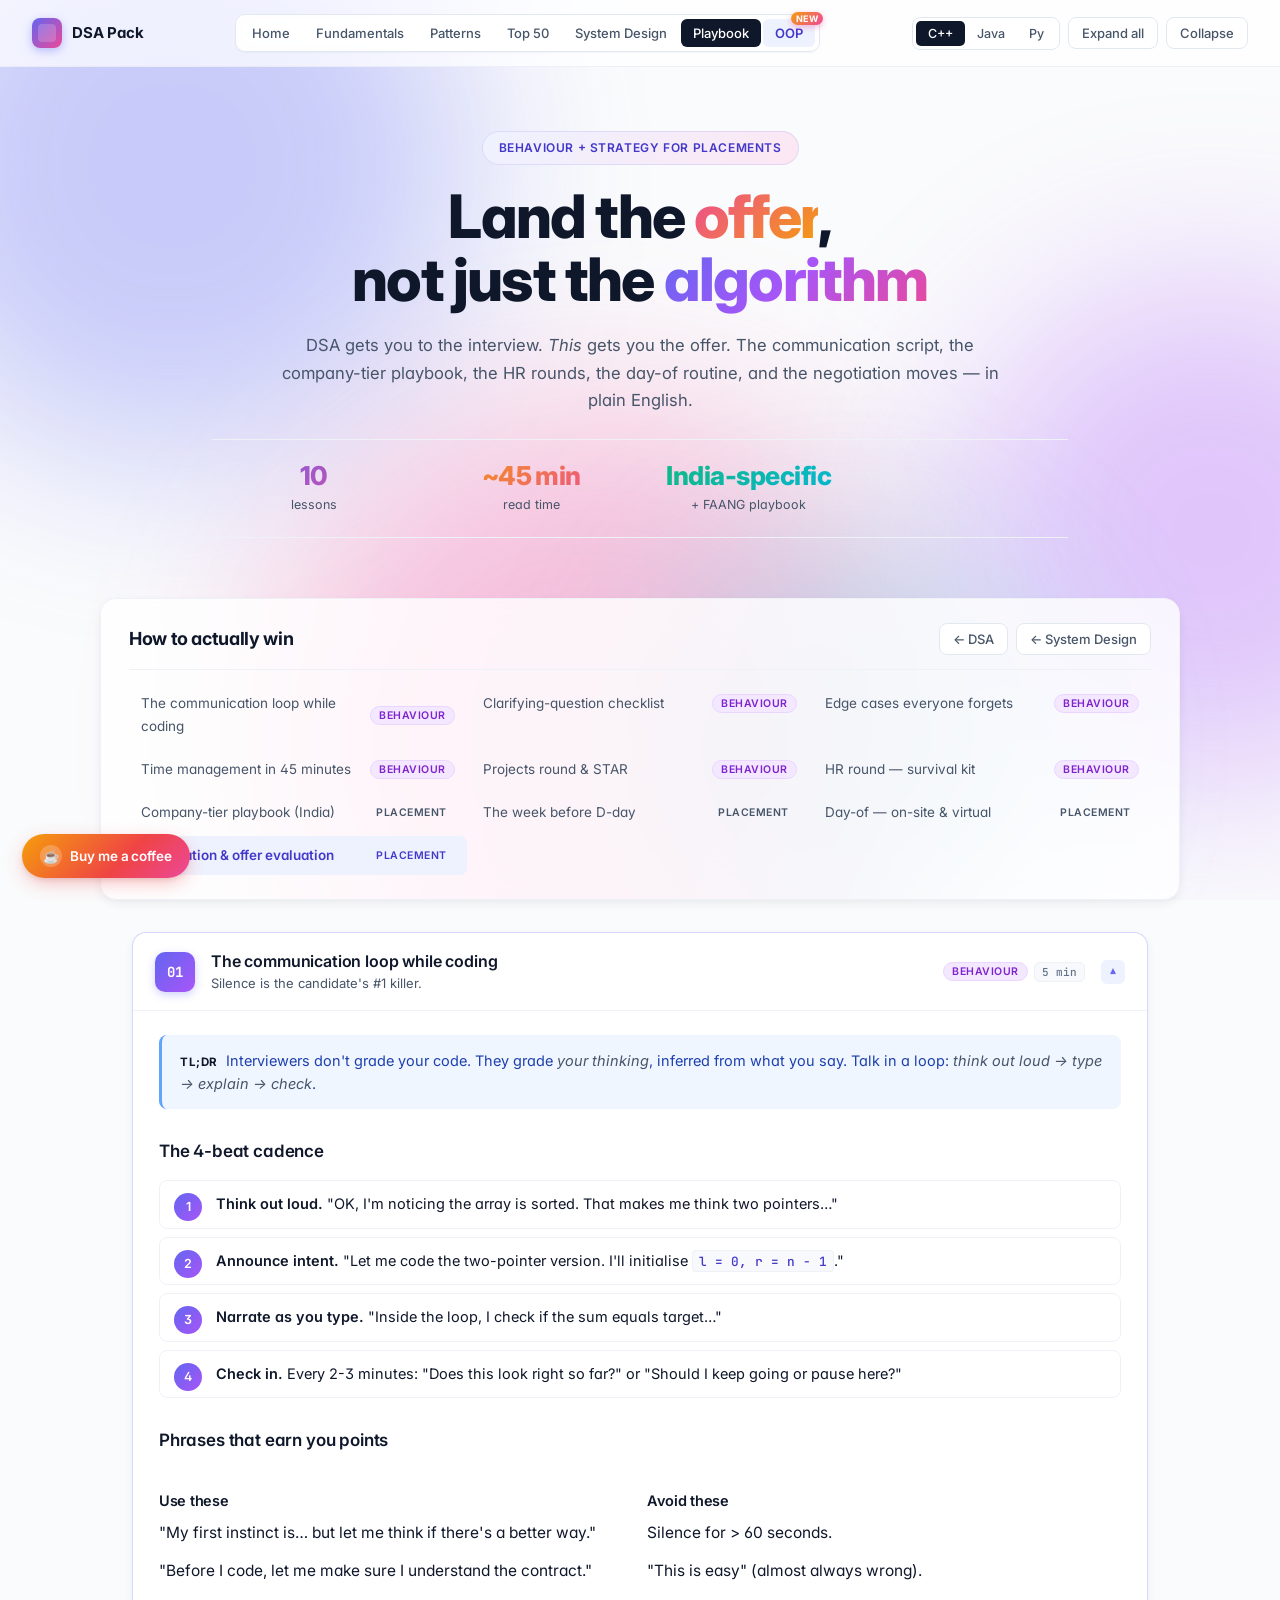
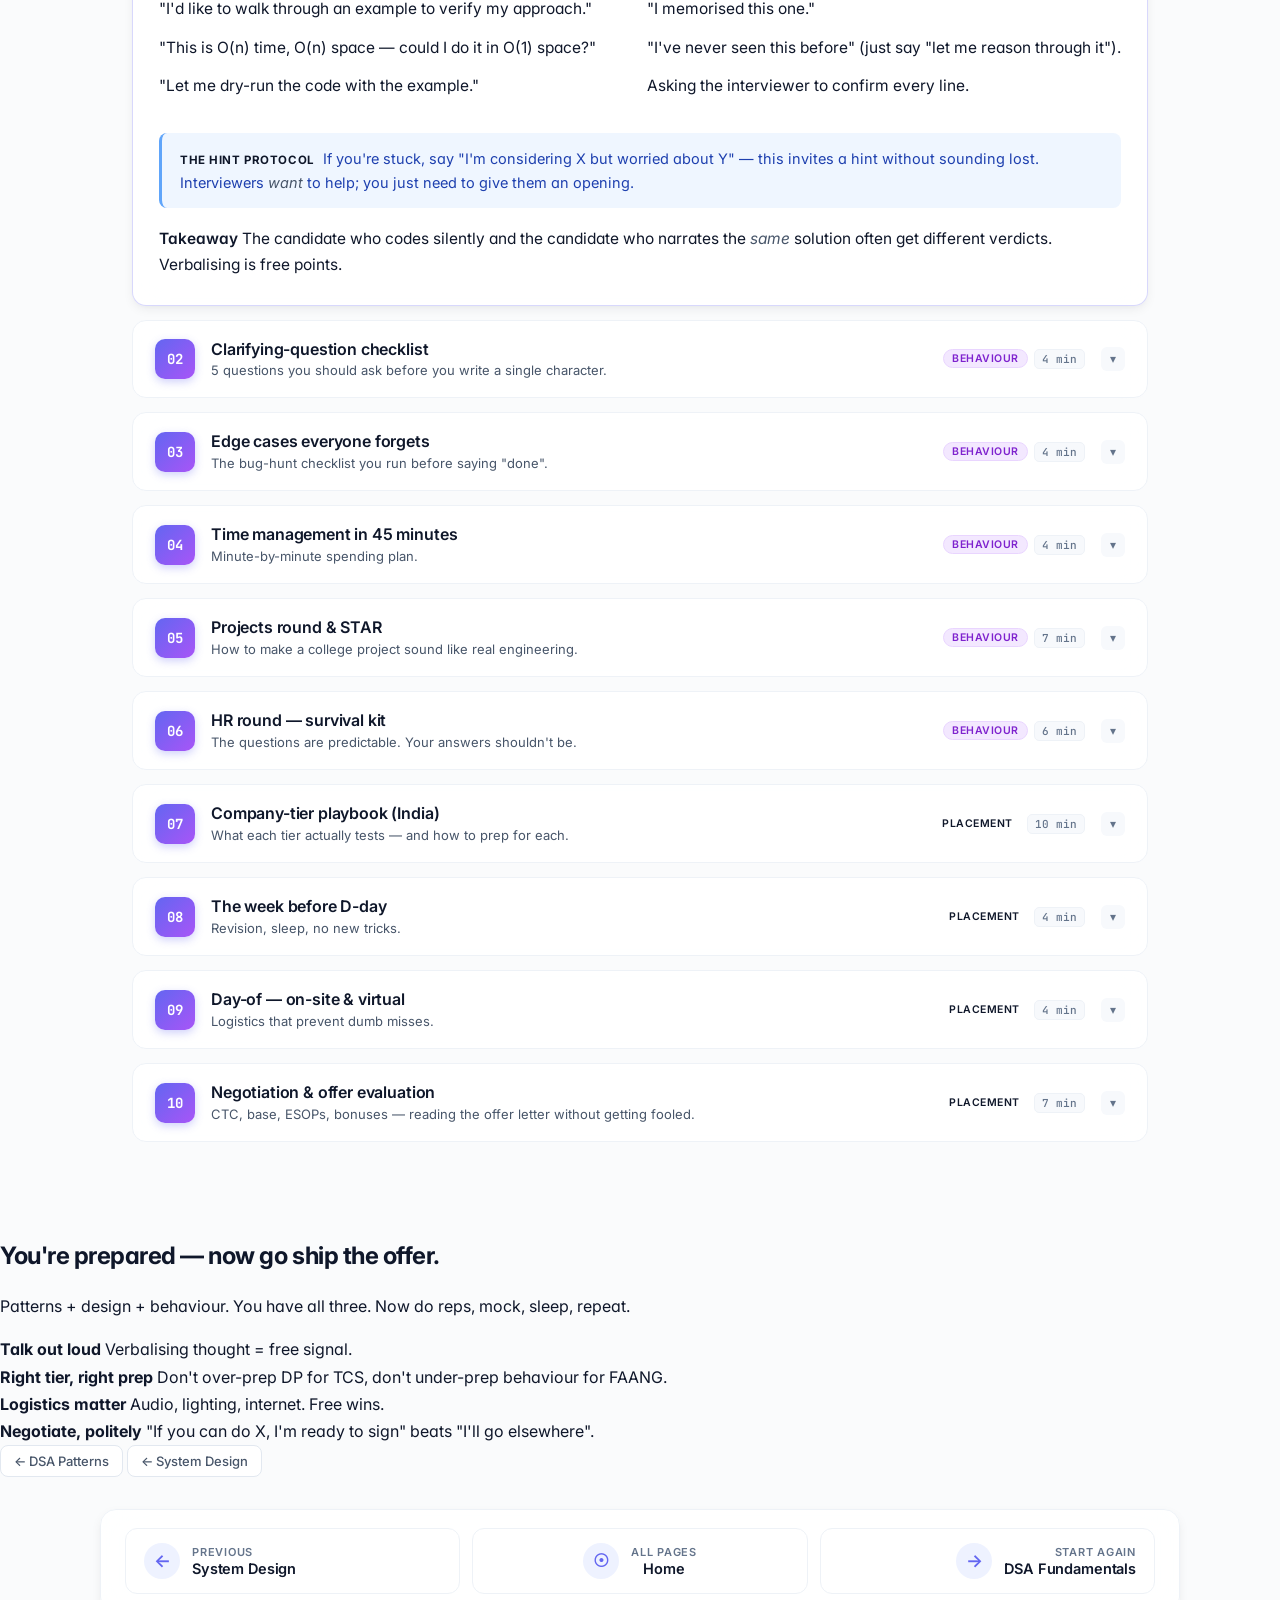
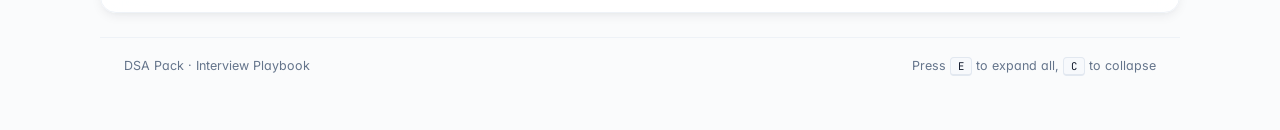
<file: interview-playbook.html>
<!DOCTYPE html>
<html lang="en">
<head>
  <meta charset="UTF-8" />
  <meta name="viewport" content="width=device-width, initial-scale=1.0, viewport-fit=cover" />
  <meta name="theme-color" content="#0F1A2E" />
  <meta name="description" content="The behavioural side of interviews + India-specific campus placement strategy. Service co's, mid-tier product, FAANG &mdash; what each round actually tests." />

  <meta property="og:title" content="Interview Playbook - DSA Pack" />
  <meta property="og:description" content="Communication, projects, HR rounds, company-tier strategy, prep schedule, day-of, negotiation." />
  <meta property="og:type" content="website" />
  <meta property="og:image" content="assets/ip-hero.svg" />

  <title>Interview Playbook - DSA Pack</title>
  <link rel="icon" type="image/svg+xml" href="assets/ip-hero.svg" />
  <link rel="stylesheet" href="dsa.css" />
</head>
<body>

<div class="progress-bar" id="progress"></div>

<header class="topbar">
  <div class="topbar-inner">
    <a href="index.html" class="brand bare" aria-label="DSA Pack home">
      <span class="brand-dot"></span>
      <span>DSA Pack</span>
    </a>

    <nav class="nav-tabs" aria-label="Pack navigation">
      <a class="nav-tab home-tab"    href="index.html">Home</a>
      <a class="nav-tab"             href="dsa-fundamentals.html">Fundamentals</a>
      <a class="nav-tab"             href="dsa.html">Patterns</a>
      <a class="nav-tab"             href="top-50-problems.html">Top 50</a>
      <a class="nav-tab"             href="system-design.html">System Design</a>
      <a class="nav-tab active"      href="interview-playbook.html">Playbook</a>
      <a class="nav-tab"             href="oop-notes.html">OOP</a>
    </nav>

    <div class="topbar-actions">
      <div class="lang-switcher" role="group" aria-label="Code language">
        <button data-lang="cpp">C++</button>
        <button data-lang="java">Java</button>
        <button data-lang="python">Py</button>
      </div>
      <button class="btn" id="expand-all">Expand all</button>
      <button class="btn" id="collapse-all">Collapse</button>
    </div>
  </div>
</header>

<!-- ============== HERO ============== -->
<section class="hero" id="top">
  <p class="eyebrow">Behaviour + strategy for placements</p>
  <h1>Land the <span class="accent2">offer</span>,<br>not just the <span class="accent">algorithm</span></h1>
  <p class="lede">
    DSA gets you to the interview. <em>This</em> gets you the offer.
    The communication script, the company-tier playbook, the HR rounds, the day-of routine, and the negotiation moves &mdash; in plain English.
  </p>
  <img src="assets/ip-hero.svg" alt="Whiteboard interview" class="hero-mascot" />
  <div class="hero-stats">
    <div class="hero-stat"><span class="num">10</span><span class="label">lessons</span></div>
    <div class="hero-stat"><span class="num orange">~45 min</span><span class="label">read time</span></div>
    <div class="hero-stat"><span class="num green">India-specific</span><span class="label">+ FAANG playbook</span></div>
  </div>
</section>

<!-- ============== TOC ============== -->
<nav class="toc" id="contents" aria-label="Contents">
  <div class="toc-head">
    <h2>How to actually win</h2>
    <div class="toc-controls">
      <a class="btn" href="dsa.html">&larr; DSA</a>
      <a class="btn" href="system-design.html">&larr; System Design</a>
    </div>
  </div>
  <ol>
    <li><a href="#ip-1"><span class="title">The communication loop while coding</span> <span class="badge behavior">behaviour</span></a></li>
    <li><a href="#ip-2"><span class="title">Clarifying-question checklist</span> <span class="badge behavior">behaviour</span></a></li>
    <li><a href="#ip-3"><span class="title">Edge cases everyone forgets</span> <span class="badge behavior">behaviour</span></a></li>
    <li><a href="#ip-4"><span class="title">Time management in 45 minutes</span> <span class="badge behavior">behaviour</span></a></li>
    <li><a href="#ip-5"><span class="title">Projects round &amp; STAR</span> <span class="badge behavior">behaviour</span></a></li>
    <li><a href="#ip-6"><span class="title">HR round &mdash; survival kit</span> <span class="badge behavior">behaviour</span></a></li>
    <li><a href="#ip-7"><span class="title">Company-tier playbook (India)</span> <span class="badge placement">placement</span></a></li>
    <li><a href="#ip-8"><span class="title">The week before D-day</span> <span class="badge placement">placement</span></a></li>
    <li><a href="#ip-9"><span class="title">Day-of &mdash; on-site &amp; virtual</span> <span class="badge placement">placement</span></a></li>
    <li><a href="#ip-10"><span class="title">Negotiation &amp; offer evaluation</span> <span class="badge placement">placement</span></a></li>
  </ol>
</nav>

<main class="lessons">

<!-- ============== IP 1 - Communication loop ============== -->
<details class="lesson" id="ip-1" open>
  <summary>
    <span class="num">01</span>
    <span class="heading">
      <span class="title">The communication loop while coding</span>
      <span class="subtitle">Silence is the candidate's #1 killer.</span>
    </span>
    <span class="meta"><span class="badge behavior">behaviour</span><span class="reading-time">5 min</span></span>
    <span class="chevron">&#9662;</span>
  </summary>
  <div class="lesson-body">
    <div class="tldr"><strong>TL;DR</strong> Interviewers don't grade your code. They grade <em>your thinking</em>, inferred from what you say. Talk in a loop: <em>think out loud &rarr; type &rarr; explain &rarr; check</em>.</div>

    <h3>The 4-beat cadence</h3>
    <ol class="steps">
      <li><strong>Think out loud.</strong> "OK, I'm noticing the array is sorted. That makes me think two pointers&hellip;"</li>
      <li><strong>Announce intent.</strong> "Let me code the two-pointer version. I'll initialise <code>l = 0, r = n - 1</code>."</li>
      <li><strong>Narrate as you type.</strong> "Inside the loop, I check if the sum equals target&hellip;"</li>
      <li><strong>Check in.</strong> Every 2-3 minutes: "Does this look right so far?" or "Should I keep going or pause here?"</li>
    </ol>

    <h3>Phrases that earn you points</h3>
    <div class="cols-2">
      <div class="col-card do">
        <h4>Use these</h4>
        <p>"My first instinct is&hellip; but let me think if there's a better way."</p>
        <p>"Before I code, let me make sure I understand the contract."</p>
        <p>"I'd like to walk through an example to verify my approach."</p>
        <p>"This is O(n) time, O(n) space &mdash; could I do it in O(1) space?"</p>
        <p>"Let me dry-run the code with the example."</p>
      </div>
      <div class="col-card dont">
        <h4>Avoid these</h4>
        <p>Silence for &gt; 60 seconds.</p>
        <p>"This is easy" (almost always wrong).</p>
        <p>"I memorised this one."</p>
        <p>"I've never seen this before" (just say "let me reason through it").</p>
        <p>Asking the interviewer to confirm every line.</p>
      </div>
    </div>

    <div class="callout tip"><strong>The hint protocol</strong> If you're stuck, say "I'm considering X but worried about Y" &mdash; this invites a hint without sounding lost. Interviewers <em>want</em> to help; you just need to give them an opening.</div>

    <div class="callout takeaway"><strong>Takeaway</strong> The candidate who codes silently and the candidate who narrates the <em>same</em> solution often get different verdicts. Verbalising is free points.</div>
  </div>
</details>

<!-- ============== IP 2 - Clarifying questions ============== -->
<details class="lesson" id="ip-2">
  <summary>
    <span class="num">02</span>
    <span class="heading">
      <span class="title">Clarifying-question checklist</span>
      <span class="subtitle">5 questions you should ask before you write a single character.</span>
    </span>
    <span class="meta"><span class="badge behavior">behaviour</span><span class="reading-time">4 min</span></span>
    <span class="chevron">&#9662;</span>
  </summary>
  <div class="lesson-body">
    <div class="tldr"><strong>TL;DR</strong> Most "wrong solutions" weren't wrong &mdash; they were solving the wrong problem. Asking 90 seconds of questions prevents 20 minutes of dead end.</div>

    <h3>The universal 5</h3>
    <ol>
      <li><strong>Input type &amp; size.</strong> "Is the input an array of ints or longs? What's the max length? Can it be empty?"</li>
      <li><strong>Output format.</strong> "Return indices or values? In any order or sorted? In place or new array?"</li>
      <li><strong>Constraints.</strong> "Are values unique? Sorted? Positive only? Range?"</li>
      <li><strong>Edge cases the problem ignores.</strong> "What if no solution exists &mdash; return -1, throw, or empty?"</li>
      <li><strong>Performance expectation.</strong> "Should I aim for O(n) or is O(n log n) acceptable?"</li>
    </ol>

    <h3>Question patterns that signal seniority</h3>
    <ul>
      <li>"Should I optimise for time or space?"</li>
      <li>"Can the input have duplicates? What should happen to them?"</li>
      <li>"Is this a one-shot call or will it be invoked repeatedly with new queries?" (huge swing &mdash; preprocess vs not).</li>
      <li>"What does the API return on invalid input &mdash; throw or sentinel value?"</li>
    </ul>

    <div class="callout warn"><strong>Don't over-ask</strong> 5 quick questions, max 2 minutes. If you're still asking at minute 8, the interviewer thinks you're stalling.</div>

    <div class="callout takeaway"><strong>Takeaway</strong> Treat the problem statement as a draft &mdash; your questions edit it into something you can actually solve. The interviewer expects this.</div>
  </div>
</details>

<!-- ============== IP 3 - Edge cases ============== -->
<details class="lesson" id="ip-3">
  <summary>
    <span class="num">03</span>
    <span class="heading">
      <span class="title">Edge cases everyone forgets</span>
      <span class="subtitle">The bug-hunt checklist you run before saying "done".</span>
    </span>
    <span class="meta"><span class="badge behavior">behaviour</span><span class="reading-time">4 min</span></span>
    <span class="chevron">&#9662;</span>
  </summary>
  <div class="lesson-body">
    <div class="tldr"><strong>TL;DR</strong> Before declaring victory, run the same 10 edge cases mentally. It catches ~80% of bugs.</div>

    <h3>The standard 10</h3>
    <ul>
      <li><strong>Empty input.</strong> <code>nums = []</code>, <code>s = ""</code>.</li>
      <li><strong>Single element.</strong> <code>nums = [5]</code>, <code>head = single node</code>.</li>
      <li><strong>All same.</strong> <code>nums = [3, 3, 3, 3]</code>.</li>
      <li><strong>Already sorted / reverse sorted.</strong> Often hits worst-case in your algorithm.</li>
      <li><strong>Duplicates.</strong> Easy to skip incorrectly.</li>
      <li><strong>Negatives.</strong> Sign-flipping bugs, overflow in absolute value.</li>
      <li><strong>Boundary values.</strong> <code>INT_MIN</code>, <code>INT_MAX</code>, 0, 1.</li>
      <li><strong>Overflow.</strong> <code>int</code> sum of two big ints in Java &rarr; use <code>long</code>.</li>
      <li><strong>Cycle / loop.</strong> Linked list with a cycle &rarr; your traversal hangs.</li>
      <li><strong>Unicode / special chars.</strong> Strings with spaces, emoji, accents. <code>'A'.toLowerCase()</code> is fine; <code>'\u0130'</code> isn't.</li>
    </ul>

    <h3>The "tracer bullet" pattern</h3>
    <p>After you finish coding, pick one normal example AND one edge case. Walk both through the code line-by-line, narrating: "OK, l is 0, r is 4, mid is 2&hellip;". Bugs reveal themselves.</p>

    <div class="callout takeaway"><strong>Takeaway</strong> "I'd like to test with a small empty case&hellip;" &mdash; the interviewer's smile widens. Edge-case awareness is one of the cheapest senior-signals to fake.</div>
  </div>
</details>

<!-- ============== IP 4 - Time mgmt ============== -->
<details class="lesson" id="ip-4">
  <summary>
    <span class="num">04</span>
    <span class="heading">
      <span class="title">Time management in 45 minutes</span>
      <span class="subtitle">Minute-by-minute spending plan.</span>
    </span>
    <span class="meta"><span class="badge behavior">behaviour</span><span class="reading-time">4 min</span></span>
    <span class="chevron">&#9662;</span>
  </summary>
  <div class="lesson-body">
    <div class="tldr"><strong>TL;DR</strong> A typical 45-minute coding round = 5 understand + 5 examples + 5 brute + 10 optimise + 15 code + 5 test. Sprinting through "understand" because you "have to start coding" is the #1 cause of bombing.</div>

    <div class="illustration">
      <img src="assets/interview-clock.svg" alt="Pie chart of 45-minute interview" />
      <div class="caption">Spend the right number of minutes on each phase.</div>
    </div>

    <h3>The schedule</h3>
    <ol class="steps">
      <li><strong>0-5 min &mdash; Understand &amp; clarify.</strong> 5 questions, restate the problem.</li>
      <li><strong>5-10 min &mdash; Examples.</strong> Walk the given example. Invent 1 edge case.</li>
      <li><strong>10-15 min &mdash; Brute force.</strong> State it; only code if there's time pressure or it's not obvious.</li>
      <li><strong>15-25 min &mdash; Optimise.</strong> Find the inefficiency in brute. Propose the optimal. Get a thumbs-up before coding.</li>
      <li><strong>25-40 min &mdash; Code.</strong> Clean variable names, tight loops, narrate as you type.</li>
      <li><strong>40-45 min &mdash; Test.</strong> Dry-run example + 1 edge case. State complexity.</li>
    </ol>

    <h3>If you're behind schedule</h3>
    <ul>
      <li><strong>Stuck on optimal?</strong> Code the brute force at minute 20. Partial credit beats no credit.</li>
      <li><strong>Bug at minute 35?</strong> Don't fix in head. Add a print statement / dry-run a tiny case.</li>
      <li><strong>5 minutes left, no test?</strong> Say "I'll walk through the example now &mdash; nums = [1,2,3]&hellip;". A confidently spoken trace counts as testing.</li>
    </ul>

    <div class="callout takeaway"><strong>Takeaway</strong> Interviewers respect candidates who manage time like seniors: explicit phases, clean transitions, no panic at minute 40.</div>
  </div>
</details>

<!-- ============== IP 5 - Projects & STAR ============== -->
<details class="lesson" id="ip-5">
  <summary>
    <span class="num">05</span>
    <span class="heading">
      <span class="title">Projects round &amp; STAR</span>
      <span class="subtitle">How to make a college project sound like real engineering.</span>
    </span>
    <span class="meta"><span class="badge behavior">behaviour</span><span class="reading-time">7 min</span></span>
    <span class="chevron">&#9662;</span>
  </summary>
  <div class="lesson-body">
    <div class="tldr"><strong>TL;DR</strong> "Walk me through your project" is asked in 95% of placement interviews. Pre-write 2 narratives using the <strong>STAR</strong> structure: Situation, Task, Action, Result. Practice out loud.</div>

    <h3>The STAR template</h3>
    <ul>
      <li><strong>Situation</strong> (15 sec) &mdash; the context. "Our college's event-registration site crashed during fest week, took 4 minutes per registration."</li>
      <li><strong>Task</strong> (10 sec) &mdash; what was your responsibility. "I was the backend lead, in a team of 3."</li>
      <li><strong>Action</strong> (60 sec) &mdash; what <em>you</em> did. Use "I" not "we" for your part. Mention specifics: language, framework, the key technical decision.</li>
      <li><strong>Result</strong> (15 sec) &mdash; numbers. "Registration time dropped to 12 seconds, 8k students registered in 2 days, zero downtime."</li>
    </ul>

    <h3>What interviewers actually probe</h3>
    <ul>
      <li><strong>Trade-offs you made.</strong> "Why MongoDB and not Postgres?" Have a real answer.</li>
      <li><strong>The hardest bug.</strong> What was it, how did you find it, what did you learn.</li>
      <li><strong>What you'd do differently now.</strong> Self-awareness signal. Don't say "nothing".</li>
      <li><strong>Your specific contribution.</strong> If you say "I built the auth", be ready to defend down to the JWT format.</li>
    </ul>

    <h3>Project red flags &mdash; avoid these phrases</h3>
    <div class="cols-2">
      <div class="col-card dont">
        <h4>Don't say</h4>
        <p>"It's a CRUD app for&hellip;"</p>
        <p>"I used the MERN stack" (generic, no signal).</p>
        <p>"My friend handled that part."</p>
        <p>"I followed a YouTube tutorial."</p>
      </div>
      <div class="col-card do">
        <h4>Do say</h4>
        <p>"The main technical challenge was&hellip;"</p>
        <p>"I picked &lt;tech&gt; because &lt;trade-off&gt;."</p>
        <p>"I owned X end-to-end."</p>
        <p>"I extended an open-source library by&hellip;"</p>
      </div>
    </div>

    <div class="callout tip"><strong>Build 1 "interview-grade" project</strong> Pick something with a real engineering decision: a rate limiter, a mini-chat, a URL shortener, a Kafka-style queue. 2 weeks of focused work beats a year of forgettable apps.</div>

    <div class="callout takeaway"><strong>Takeaway</strong> Pre-record yourself doing a 90-second STAR walkthrough. Play it back. If you'd hire that candidate, you're set.</div>
  </div>
</details>

<!-- ============== IP 6 - HR ============== -->
<details class="lesson" id="ip-6">
  <summary>
    <span class="num">06</span>
    <span class="heading">
      <span class="title">HR round &mdash; survival kit</span>
      <span class="subtitle">The questions are predictable. Your answers shouldn't be.</span>
    </span>
    <span class="meta"><span class="badge behavior">behaviour</span><span class="reading-time">6 min</span></span>
    <span class="chevron">&#9662;</span>
  </summary>
  <div class="lesson-body">
    <div class="tldr"><strong>TL;DR</strong> HR rounds filter on culture-fit, attitude, and lying. Have crisp answers to the 8 evergreens below, and never lie about something you can't follow up on.</div>

    <h3>The 8 evergreens (have an answer for each)</h3>
    <ol>
      <li><strong>"Tell me about yourself."</strong> 60 seconds: who you are, what you've built, what you're looking for. Not your life story.</li>
      <li><strong>"Why this company?"</strong> Cite a specific product / tech / value. Generic = -1.</li>
      <li><strong>"Why should we hire you?"</strong> One sentence per: skill, project, attitude.</li>
      <li><strong>"What's your biggest strength?"</strong> A concrete one with a story.</li>
      <li><strong>"What's your biggest weakness?"</strong> Real but improving. Not "I work too hard". Try: "I tend to over-engineer; I now timebox my designs."</li>
      <li><strong>"Where do you see yourself in 5 years?"</strong> A direction, not a job title. "Growing into a senior engineer who&hellip;".</li>
      <li><strong>"Why are you leaving your current role / why this branch?"</strong> Honest, positive framing. Never bash old company.</li>
      <li><strong>"Any questions for us?"</strong> Always have 2. Ask about team, mentorship, growth, the next 6 months. Never ask salary first.</li>
    </ol>

    <h3>Salary conversation (the awkward one)</h3>
    <ul>
      <li>If asked for your expectation: "Based on my research for similar roles in this city, I'm targeting X to Y &mdash; though I'm open to discuss the full package."</li>
      <li>If they say "we offer fixed CTC for freshers": "Understood, I'd like to know the breakdown &mdash; base, joining bonus, ESOPs/RSUs, benefits."</li>
      <li>Don't quote a number with no homework. Use Glassdoor, AmbitionBox, LinkedIn for ranges.</li>
    </ul>

    <h3>Lies that come back to haunt</h3>
    <ul>
      <li>"I'm proficient in C++" but stutter on virtual destructors.</li>
      <li>"I built the backend solo" but the GitHub history shows 4 contributors.</li>
      <li>Inflated CGPA, inflated internship duration. Background checks are real.</li>
    </ul>

    <div class="callout takeaway"><strong>Takeaway</strong> HR is a filter for "would I want to work with this person?". Answer like a calm, curious adult and you sail through.</div>
  </div>
</details>

<!-- ============== IP 7 - Company tier ============== -->
<details class="lesson" id="ip-7">
  <summary>
    <span class="num">07</span>
    <span class="heading">
      <span class="title">Company-tier playbook (India)</span>
      <span class="subtitle">What each tier actually tests &mdash; and how to prep for each.</span>
    </span>
    <span class="meta"><span class="badge placement">placement</span><span class="reading-time">10 min</span></span>
    <span class="chevron">&#9662;</span>
  </summary>
  <div class="lesson-body">
    <div class="tldr"><strong>TL;DR</strong> Three tiers, three different games. Don't waste FAANG-level DSA prep on a TCS interview, and don't show up to Google with only college projects.</div>

    <div class="illustration">
      <img src="assets/company-pyramid.svg" alt="Company tier pyramid" />
      <div class="caption">CTC roughly: 3-5L (service) -&gt; 10-25L (mid) -&gt; 30L+ (top).</div>
    </div>

    <h3>Tier 1 &mdash; Service companies (TCS, Infosys, Wipro, Cognizant, Capgemini, Accenture)</h3>
    <p><strong>Hires:</strong> bulk, often hundreds per campus. CTC ~3.5-7 LPA.</p>
    <p><strong>Process:</strong></p>
    <ol>
      <li><strong>Aptitude test</strong> (online proctored): quant, logical reasoning, English, basic coding.</li>
      <li><strong>Technical interview</strong> (~30 min): DSA easy/medium (arrays, strings, basic OOP), language fundamentals, project walkthrough.</li>
      <li><strong>HR / Managerial:</strong> the 8 evergreens, willingness to relocate, joining bond.</li>
    </ol>
    <p><strong>What to prep:</strong> aptitude (IndiaBix / PrepInsta), CS fundamentals (OS / DBMS / OOP / Networks for 1 week), &lt;50 LeetCode easy/medium. Don't over-study DP.</p>

    <h3>Tier 2 &mdash; Mid-tier product (Zoho, Freshworks, ThoughtWorks, Flipkart, Walmart, P&amp;G, GE)</h3>
    <p><strong>Hires:</strong> selective, ~20-50 per campus. CTC ~10-25 LPA.</p>
    <p><strong>Process:</strong></p>
    <ol>
      <li><strong>Online coding round:</strong> 2-3 problems, mostly medium difficulty.</li>
      <li><strong>Technical 1:</strong> 1-2 DSA mediums + project deep-dive.</li>
      <li><strong>Technical 2:</strong> 1 hard or LLD round ("design a TinyURL class").</li>
      <li><strong>Behavioural / Bar-raiser:</strong> motivation, culture fit, situational questions.</li>
    </ol>
    <p><strong>What to prep:</strong> top 150 LeetCode interview list (Neetcode 150 / Striver 79), 1 polished project with real engineering, OOP / SOLID, basic LLD (parking lot / library).</p>

    <h3>Tier 3 &mdash; Big product / FAANG (Google, Microsoft, Amazon, Adobe, Atlassian, Uber)</h3>
    <p><strong>Hires:</strong> very selective. CTC ~30 LPA+ (often much more with stock).</p>
    <p><strong>Process:</strong></p>
    <ol>
      <li><strong>Online assessment:</strong> 2 medium-hard problems in ~75 min.</li>
      <li><strong>Phone screen:</strong> 1-2 DSA problems with a real engineer.</li>
      <li><strong>On-site / virtual loop:</strong> 4-5 rounds &mdash; 2 DSA (medium-hard), 1 LLD, 1 HLD (for SDE-1 sometimes scaled-down), 1 behavioural / bar-raiser.</li>
    </ol>
    <p><strong>What to prep:</strong> ~300 LeetCode (Neetcode 250+, Blind 75, then company tag), LLD deep (design patterns + walkthroughs), behavioural with STAR. For Amazon &mdash; the 16 Leadership Principles.</p>

    <div class="callout tip"><strong>Don't skip the basics on tier 3</strong> The hardest questions are still graph/DP. Two pointers and sliding window show up <em>more</em> in tier-3 interviews than in tier-1 because they're cleaner.</div>

    <h3>How to allocate prep time (40 hrs/week, 3 months)</h3>
    <div class="cols-3">
      <div class="col-card"><h4>If aiming Tier 1</h4>
        <p>50% aptitude.</p>
        <p>30% CS fundamentals.</p>
        <p>20% DSA easy/medium.</p>
      </div>
      <div class="col-card"><h4>If aiming Tier 2</h4>
        <p>20% aptitude.</p>
        <p>15% CS fundamentals.</p>
        <p>50% DSA medium.</p>
        <p>15% projects + LLD.</p>
      </div>
      <div class="col-card"><h4>If aiming Tier 3</h4>
        <p>5% aptitude.</p>
        <p>60% DSA medium-hard.</p>
        <p>20% LLD/HLD.</p>
        <p>15% behavioural + projects.</p>
      </div>
    </div>

    <div class="callout takeaway"><strong>Takeaway</strong> Pick your target tier <em>before</em> the prep starts. Trying to be everything-to-everyone wastes time &mdash; the prep diverges sharply at tier 2/3.</div>
  </div>
</details>

<!-- ============== IP 8 - Week before ============== -->
<details class="lesson" id="ip-8">
  <summary>
    <span class="num">08</span>
    <span class="heading">
      <span class="title">The week before D-day</span>
      <span class="subtitle">Revision, sleep, no new tricks.</span>
    </span>
    <span class="meta"><span class="badge placement">placement</span><span class="reading-time">4 min</span></span>
    <span class="chevron">&#9662;</span>
  </summary>
  <div class="lesson-body">
    <div class="tldr"><strong>TL;DR</strong> The week before is for <em>consolidation</em>, not learning. Re-do problems you've already solved, review pattern templates, sleep 8 hours.</div>

    <h3>The 7-day plan</h3>
    <ul>
      <li><strong>Day -7 to -5:</strong> Re-do 2 problems from each pattern. Time yourself. Goal: muscle memory.</li>
      <li><strong>Day -4 to -3:</strong> Review templates (two pointers, sliding window, DP recurrence, BFS, DFS). Rewrite each from memory in your interview language.</li>
      <li><strong>Day -2:</strong> 1 mock interview with a friend or Pramp. Practice talking out loud.</li>
      <li><strong>Day -1:</strong> Light review only. Read your STAR notes. Pack your bag / set up your home rig. <em>Sleep early.</em></li>
      <li><strong>Day 0:</strong> Light breakfast, on time, glass of water, deep breath. You've earned this.</li>
    </ul>

    <div class="callout warn"><strong>Don't learn new patterns the night before</strong> A pattern you "kinda remember" is more dangerous than one you confidently don't know &mdash; you'll force it where it doesn't fit.</div>

    <div class="callout takeaway"><strong>Takeaway</strong> The interview is a performance. Athletes don't train hard the day before a race; they taper. Do the same.</div>
  </div>
</details>

<!-- ============== IP 9 - Day-of ============== -->
<details class="lesson" id="ip-9">
  <summary>
    <span class="num">09</span>
    <span class="heading">
      <span class="title">Day-of &mdash; on-site &amp; virtual</span>
      <span class="subtitle">Logistics that prevent dumb misses.</span>
    </span>
    <span class="meta"><span class="badge placement">placement</span><span class="reading-time">4 min</span></span>
    <span class="chevron">&#9662;</span>
  </summary>
  <div class="lesson-body">
    <div class="tldr"><strong>TL;DR</strong> Plan the boring stuff in advance so the day-of leaves bandwidth for the interview itself.</div>

    <h3>On-site / placement-drive checklist</h3>
    <ul>
      <li>Reach venue 30 minutes early. Locate water + restroom.</li>
      <li>Carry: ID card, hall ticket / token, water bottle, 2 pens, charger, a printed resume copy.</li>
      <li>Eat a light meal &mdash; nothing heavy that will make you sleepy.</li>
      <li>Phone on silent. Don't doom-scroll while waiting.</li>
    </ul>

    <h3>Virtual interview checklist (now the default)</h3>
    <ul>
      <li><strong>Background:</strong> plain wall or tidy room. No "I'm in college" vibes.</li>
      <li><strong>Lighting:</strong> face the window or a lamp. Avoid backlight (silhouette).</li>
      <li><strong>Audio:</strong> wired headphones &gt; AirPods &gt; laptop mic. Test 10 min before.</li>
      <li><strong>Internet:</strong> wired or 4G hotspot as backup. Restart router 30 min before.</li>
      <li><strong>Browser:</strong> close 30 tabs. Only the meeting + coding editor.</li>
      <li><strong>Camera angle:</strong> eye level. Stack books under laptop if needed.</li>
      <li><strong>Coding editor:</strong> increase font size to 18+. Use the editor the interviewer suggests (CoderPad, HackerRank, etc).</li>
    </ul>

    <h3>Proctored online tests</h3>
    <ul>
      <li>Read instructions twice &mdash; some platforms allow scratch paper, some don't.</li>
      <li>Don't leave the tab; don't open another. Auto-disqualification.</li>
      <li>Keep face in frame the whole time.</li>
      <li>If a question loads slowly, screenshot the timer and report at the end &mdash; many systems give time back.</li>
    </ul>

    <div class="callout takeaway"><strong>Takeaway</strong> Logistics is a free win. The 10 minutes you spend testing your mic saves you from the only thing worse than failing &mdash; failing because of bad audio.</div>
  </div>
</details>

<!-- ============== IP 10 - Negotiation ============== -->
<details class="lesson" id="ip-10">
  <summary>
    <span class="num">10</span>
    <span class="heading">
      <span class="title">Negotiation &amp; offer evaluation</span>
      <span class="subtitle">CTC, base, ESOPs, bonuses &mdash; reading the offer letter without getting fooled.</span>
    </span>
    <span class="meta"><span class="badge placement">placement</span><span class="reading-time">7 min</span></span>
    <span class="chevron">&#9662;</span>
  </summary>
  <div class="lesson-body">
    <div class="tldr"><strong>TL;DR</strong> CTC is marketing, not money. Look at <em>take-home base</em>, vesting schedule for stock, joining bonus terms, and notice period &mdash; these decide what you'll actually receive.</div>

    <h3>Decoding the offer</h3>
    <div class="table-wrap"><table class="dsa-table">
      <thead><tr><th>Component</th><th>What it means</th><th>Watch out for</th></tr></thead>
      <tbody>
        <tr><td>Base salary</td>      <td>Monthly take-home (post-deductions).</td>                <td>This is the real number. Demand 60-70% of CTC.</td></tr>
        <tr><td>Joining bonus</td>    <td>One-time payout in month 1-3.</td>                       <td>Usually clawback if you leave in &lt; 1-2 yrs.</td></tr>
        <tr><td>Performance bonus</td><td>Annual, % of base, tied to rating.</td>                   <td>Often 0-15%. Treat the bottom end as real.</td></tr>
        <tr><td>ESOPs / RSUs</td>     <td>Stock that vests over 4 years (often 25/25/25/25).</td>  <td>"Cliff" of 1 year &mdash; nothing if you leave early.</td></tr>
        <tr><td>Retention bonus</td>  <td>Paid if you stay N years.</td>                            <td>You can't deposit a promise. Discount it.</td></tr>
        <tr><td>Variable / target</td><td>Theoretical max bonuses.</td>                            <td>Marketing. Assume actuals are 60-70%.</td></tr>
        <tr><td>Benefits</td>         <td>Insurance, PF, meal cards, gym, learning budget.</td>    <td>Add ~50-80k/yr value &mdash; not nothing.</td></tr>
      </tbody>
    </table></div>

    <h3>Negotiation moves that work for freshers</h3>
    <ul>
      <li><strong>Use competing offers.</strong> "Company X offered me Y. I'd prefer you &mdash; can you close the gap?" The single most effective move.</li>
      <li><strong>Ask for joining bonus or relocation</strong> when base is fixed (common for tier-1 bulk hires). These are easier to flex than base.</li>
      <li><strong>Negotiate level, not just rupees.</strong> SDE-1 vs SDE-2 at FAANG = a 30-50% CTC swing. Worth pushing if you have signals.</li>
      <li><strong>Always negotiate in writing.</strong> Verbal promises evaporate.</li>
      <li><strong>Stay polite, never threaten.</strong> "If you can do X, I'm ready to sign today" &gt; "I'll go elsewhere".</li>
    </ul>

    <h3>Evaluating offer A vs offer B</h3>
    <p>Don't compare CTCs blindly. Compare:</p>
    <ol>
      <li><strong>2-year cash.</strong> Sum of base + bonus + vested stock through year 2. Most freshers leave within 2-3 years &mdash; that's your real horizon.</li>
      <li><strong>Growth ceiling.</strong> Promo cadence, mentorship, tech stack relevance.</li>
      <li><strong>WLB &amp; manager quality.</strong> Talk to current employees on LinkedIn. The "bad team / good company" trap is real.</li>
      <li><strong>Brand on resume.</strong> A 6-month FAANG stint can outweigh a 2-year unknown-startup tenure on future applications.</li>
      <li><strong>City / commute / family.</strong> The cost of a stressful 1-hour commute is real.</li>
    </ol>

    <div class="callout warn"><strong>The notice-period trap</strong> Many service companies require 60-90 day notice + bond. Read it carefully; calculate the cost if you want to switch jobs in year 2. Don't sign a 2-year bond casually.</div>

    <div class="callout takeaway"><strong>Takeaway</strong> You worked 3 years to get this offer. Spend 3 days evaluating it. The difference between accepting blindly and negotiating well is often a year's worth of senior-engineer salary.</div>
  </div>
</details>

</main>

<!-- ============== SIGN-OFF ============== -->
<section class="signoff">
  <h2>You're prepared &mdash; now go ship the offer.</h2>
  <p>Patterns + design + behaviour. You have all three. Now do reps, mock, sleep, repeat.</p>

  <div class="takeaways">
    <div class="takeaway-pill"><strong>Talk out loud</strong> Verbalising thought = free signal.</div>
    <div class="takeaway-pill"><strong>Right tier, right prep</strong> Don't over-prep DP for TCS, don't under-prep behaviour for FAANG.</div>
    <div class="takeaway-pill"><strong>Logistics matter</strong> Audio, lighting, internet. Free wins.</div>
    <div class="takeaway-pill"><strong>Negotiate, politely</strong> "If you can do X, I'm ready to sign" beats "I'll go elsewhere".</div>
  </div>

  <div class="next-up">
    <a class="btn" href="dsa.html">&larr; DSA Patterns</a>
    <a class="btn" href="system-design.html">&larr; System Design</a>
  </div>
</section>

<!-- ============== FOOTER PAGE-NAV ============== -->
<nav class="page-nav" aria-label="Page navigation">
  <a class="page-nav-btn prev" href="system-design.html">
    <span class="arr">&larr;</span>
    <span class="meta">
      <span class="lbl">Previous</span>
      <span class="ttl">System Design</span>
    </span>
  </a>
  <a class="page-nav-btn home" href="index.html">
    <span class="arr">&#9737;</span>
    <span class="meta">
      <span class="lbl">All pages</span>
      <span class="ttl">Home</span>
    </span>
  </a>
  <a class="page-nav-btn next" href="dsa-fundamentals.html">
    <span class="meta">
      <span class="lbl">Start again</span>
      <span class="ttl">DSA Fundamentals</span>
    </span>
    <span class="arr">&rarr;</span>
  </a>
</nav>

<footer class="footer-meta">
  <span>DSA Pack &middot; Interview Playbook</span>
  <span>Press <kbd>E</kbd> to expand all, <kbd>C</kbd> to collapse</span>
</footer>

<script src="dsa.js"></script>
<script src="coffee.js" defer></script>
</body>
</html>
</file>
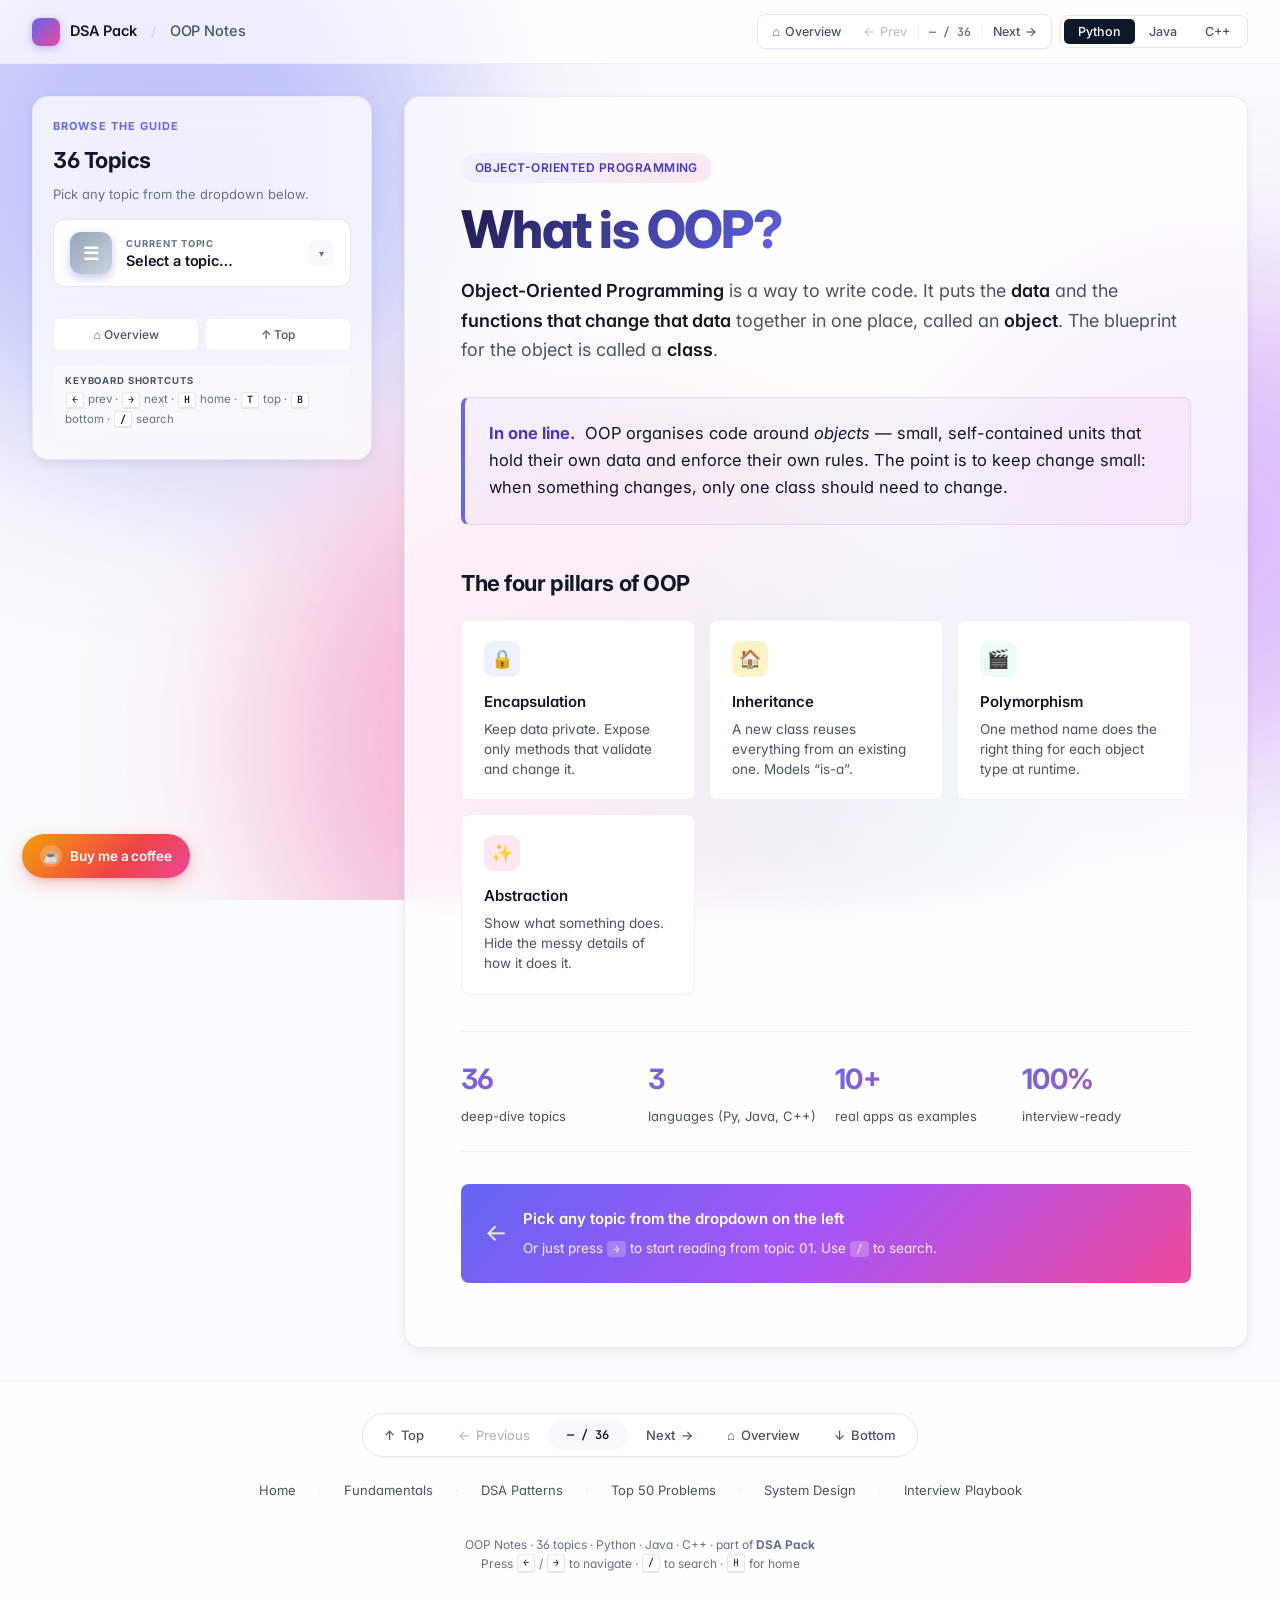
<file: oop-notes.html>
<!DOCTYPE html>
<html lang="en">
<head>
<meta charset="UTF-8" />
<meta name="viewport" content="width=device-width, initial-scale=1, viewport-fit=cover" />
<meta name="theme-color" content="#ffffff" />
<title>Object-Oriented Programming &mdash; The Complete Guide</title>
<meta name="description" content="The complete OOP guide. Every concept explained with real examples from Swiggy, Uber, YouTube. Code in Python, Java and C++." />

<link rel="preconnect" href="https://fonts.googleapis.com">
<link rel="preconnect" href="https://fonts.gstatic.com" crossorigin>
<link href="https://fonts.googleapis.com/css2?family=Inter:wght@400;500;600;700;800&family=JetBrains+Mono:wght@400;500;600&display=swap" rel="stylesheet">

<style>
  :root {
    --bg:           #ffffff;
    --bg-soft:      #f7f9fc;
    --bg-softer:    #f1f4f9;
    --text:         #0f172a;
    --text-muted:   #475569;
    --text-light:   #64748b;
    --border:       #e2e8f0;
    --border-soft:  #eef2f7;
    --code-bg:      #f8fafc;
    --code-border:  #eef2f7;
    --accent:       #6366f1;
    --accent-hover: #4f46e5;
    --accent-soft:  #eef2ff;
    --accent-text:  #4338ca;
    --pink:         #ec4899;
    --purple:       #a855f7;
    --tip-bg:       #eff6ff;
    --tip-border:   #60a5fa;
    --tip-text:     #1e40af;
    --warn-bg:      #fffbeb;
    --warn-border:  #fbbf24;
    --warn-text:    #78350f;
    --good-bg:      #ecfdf5;
    --good-border:  #34d399;
    --good-text:    #065f46;
    --bad-bg:       #fef2f2;
    --bad-border:   #f87171;
    --bad-text:     #991b1b;
    --shadow-sm:    0 1px 2px 0 rgba(15, 23, 42, 0.04);
    --shadow:       0 4px 12px -2px rgba(15, 23, 42, 0.08), 0 2px 6px -2px rgba(15, 23, 42, 0.04);
    --shadow-lg:    0 20px 40px -10px rgba(15, 23, 42, 0.15), 0 10px 20px -10px rgba(15, 23, 42, 0.08);
    --radius:       12px;
    --radius-sm:    8px;
  }

  *, *::before, *::after { box-sizing: border-box; }
  html { scroll-behavior: smooth; -webkit-text-size-adjust: 100%; }

  body {
    margin: 0;
    background: #fafbfc;
    color: var(--text);
    font-family: 'Inter', -apple-system, BlinkMacSystemFont, 'Segoe UI', Roboto, sans-serif;
    font-size: 16px;
    line-height: 1.7;
    font-feature-settings: "ss01", "cv11", "calt";
    text-rendering: optimizeLegibility;
    -webkit-font-smoothing: antialiased;
    -moz-osx-font-smoothing: grayscale;
    min-height: 100vh;
    overflow-x: hidden;
  }

  a { color: var(--accent); text-decoration: none; transition: color .12s ease; }
  a:hover { color: var(--accent-hover); text-decoration: underline; text-underline-offset: 2px; }

  /* ====== ANIMATED BACKGROUND BLOBS ====== */
  .bg-blobs {
    position: fixed;
    inset: 0;
    overflow: hidden;
    pointer-events: none;
    z-index: 0;
  }
  .blob {
    position: absolute;
    border-radius: 50%;
    filter: blur(90px);
    opacity: 0.4;
    will-change: transform;
    transition: transform .6s cubic-bezier(.2,.8,.2,1);
  }
  .blob-1 {
    background: radial-gradient(circle, #6366f1, #818cf8);
    top: -15%; left: -10%;
    width: 600px; height: 600px;
    animation: drift1 18s ease-in-out infinite;
  }
  .blob-2 {
    background: radial-gradient(circle, #a855f7, #c084fc);
    top: 30%; right: -15%;
    width: 520px; height: 520px;
    animation: drift2 22s ease-in-out infinite;
  }
  .blob-3 {
    background: radial-gradient(circle, #ec4899, #f472b6);
    bottom: -20%; left: 20%;
    width: 680px; height: 680px;
    animation: drift3 26s ease-in-out infinite;
  }
  .blob-4 {
    background: radial-gradient(circle, #06b6d4, #67e8f9);
    top: 60%; left: 50%;
    width: 420px; height: 420px;
    animation: drift1 20s ease-in-out infinite reverse;
    opacity: 0.3;
  }

  @keyframes drift1 {
    0%, 100% { transform: translate(0, 0) scale(1); }
    33%      { transform: translate(40px, -60px) scale(1.1); }
    66%      { transform: translate(-30px, 50px) scale(0.95); }
  }
  @keyframes drift2 {
    0%, 100% { transform: translate(0, 0) scale(1); }
    50%      { transform: translate(-50px, 40px) scale(1.15); }
  }
  @keyframes drift3 {
    0%, 100% { transform: translate(0, 0) scale(1); }
    25%      { transform: translate(60px, -30px) scale(1.08); }
    75%      { transform: translate(-40px, 70px) scale(0.92); }
  }

  /* All content sits above the blobs */
  .site-header, .app, .site-footer { position: relative; z-index: 1; }

  /* ====== HEADER ====== */
  .site-header {
    position: sticky;
    top: 0;
    z-index: 60;
    background: rgba(255,255,255,0.7);
    backdrop-filter: saturate(180%) blur(24px);
    -webkit-backdrop-filter: saturate(180%) blur(24px);
    border-bottom: 1px solid rgba(226, 232, 240, 0.6);
  }
  .site-header-inner {
    max-width: 1440px;
    margin: 0 auto;
    padding: 14px 32px;
    display: flex;
    align-items: center;
    justify-content: space-between;
    gap: 24px;
  }
  .brand {
    display: inline-flex;
    align-items: center;
    gap: 10px;
    text-decoration: none;
    color: var(--text);
    font-weight: 600;
    font-size: 14.5px;
    letter-spacing: -0.01em;
  }
  .brand:hover { text-decoration: none; }
  .brand-mark {
    width: 28px; height: 28px;
    border-radius: 8px;
    background: linear-gradient(135deg, #6366f1 0%, #ec4899 100%);
    box-shadow: 0 2px 8px rgba(99, 102, 241, 0.4);
  }
  .brand .sep { color: #cbd5e1; font-weight: 400; margin: 0 4px; }
  .brand .crumb { color: var(--text-muted); font-weight: 500; }

  .lang-switcher {
    display: inline-flex;
    padding: 3px;
    border: 1px solid var(--border);
    border-radius: var(--radius-sm);
    background: rgba(255,255,255,0.8);
    backdrop-filter: blur(8px);
  }
  .lang-switcher button {
    border: 0; background: transparent;
    padding: 5px 14px;
    font: 500 12.5px 'Inter', sans-serif;
    color: var(--text-muted);
    cursor: pointer;
    border-radius: 5px;
    transition: all .12s ease;
  }
  .lang-switcher button:hover { color: var(--text); }
  .lang-switcher button.active {
    background: var(--text);
    color: white;
  }

  /* ====== APP LAYOUT ====== */
  .app {
    max-width: 1440px;
    margin: 0 auto;
    padding: 32px;
    display: grid;
    grid-template-columns: 340px minmax(0, 1fr);
    gap: 32px;
    align-items: start;
    min-height: calc(100vh - 60px);
  }
  @media (max-width: 1024px) {
    .app { grid-template-columns: 1fr; gap: 20px; padding: 20px; }
    .topic-selector { position: static !important; max-height: none !important; }
    .site-header-inner { padding: 12px 20px; }
  }

  /* ====== LEFT: TOPIC SELECTOR ====== */
  .topic-selector {
    position: sticky;
    top: 80px;
    align-self: start;
    background: rgba(255,255,255,0.75);
    backdrop-filter: blur(20px);
    -webkit-backdrop-filter: blur(20px);
    border: 1px solid rgba(226, 232, 240, 0.8);
    border-radius: 16px;
    padding: 20px;
    box-shadow: var(--shadow);
  }
  .ts-header { margin-bottom: 14px; }
  .ts-label {
    display: block;
    font-size: 11px;
    font-weight: 700;
    text-transform: uppercase;
    letter-spacing: 0.1em;
    color: var(--accent);
    margin-bottom: 6px;
  }
  .ts-title {
    font-size: 22px;
    font-weight: 700;
    color: var(--text);
    letter-spacing: -0.02em;
    margin: 0 0 4px;
  }
  .ts-sub {
    font-size: 13px;
    color: var(--text-light);
    margin: 0;
  }

  /* The dropdown button */
  .dropdown-trigger {
    width: 100%;
    display: flex;
    align-items: center;
    justify-content: space-between;
    padding: 14px 16px;
    margin-top: 14px;
    background: white;
    border: 1.5px solid var(--border);
    border-radius: var(--radius-sm);
    font: 500 14.5px 'Inter', sans-serif;
    color: var(--text);
    cursor: pointer;
    transition: all .15s ease;
    text-align: left;
  }
  .dropdown-trigger:hover {
    border-color: var(--accent);
    background: white;
    box-shadow: 0 0 0 3px var(--accent-soft);
  }
  .dropdown-trigger.open {
    border-color: var(--accent);
    box-shadow: 0 0 0 3px var(--accent-soft);
    border-bottom-left-radius: 0;
    border-bottom-right-radius: 0;
  }
  .dropdown-trigger .label {
    display: flex;
    align-items: center;
    gap: 10px;
    min-width: 0;
  }
  .dropdown-trigger .label .num {
    flex: 0 0 auto;
    background: var(--accent-soft);
    color: var(--accent);
    font: 600 12px 'JetBrains Mono', monospace;
    padding: 2px 8px;
    border-radius: 6px;
  }
  .dropdown-trigger .label .text {
    white-space: nowrap;
    overflow: hidden;
    text-overflow: ellipsis;
  }
  .dropdown-trigger .chev {
    flex: 0 0 auto;
    transition: transform .2s ease;
    color: var(--text-light);
    font-size: 12px;
  }
  .dropdown-trigger.open .chev { transform: rotate(180deg); }

  /* The dropdown panel */
  .dropdown-panel {
    display: none;
    margin-top: -1.5px;
    background: white;
    border: 1.5px solid var(--accent);
    border-top: 1px solid var(--border-soft);
    border-bottom-left-radius: var(--radius-sm);
    border-bottom-right-radius: var(--radius-sm);
    box-shadow: 0 0 0 3px var(--accent-soft), var(--shadow-lg);
    overflow: hidden;
  }
  .dropdown-panel.open { display: block; }

  .dp-search {
    width: 100%;
    padding: 10px 14px;
    border: 0;
    border-bottom: 1px solid var(--border-soft);
    font: 13.5px 'Inter', sans-serif;
    color: var(--text);
    outline: none;
    background: var(--bg-soft);
  }
  .dp-search::placeholder { color: var(--text-light); }
  .dp-search:focus { background: white; }

  .dp-list {
    max-height: 480px;
    overflow-y: auto;
    padding: 8px;
    scrollbar-width: thin;
  }
  .dp-list::-webkit-scrollbar { width: 6px; }
  .dp-list::-webkit-scrollbar-thumb { background: var(--border); border-radius: 3px; }

  .dp-group { margin-bottom: 6px; }
  .dp-group-label {
    padding: 8px 10px 4px;
    font: 600 10.5px 'Inter', sans-serif;
    text-transform: uppercase;
    letter-spacing: 0.08em;
    color: var(--text-light);
  }
  .dp-item {
    width: 100%;
    display: flex;
    align-items: center;
    gap: 10px;
    padding: 8px 10px;
    background: transparent;
    border: 0;
    text-align: left;
    font: 14px 'Inter', sans-serif;
    color: var(--text-muted);
    cursor: pointer;
    border-radius: 6px;
    transition: all .1s ease;
  }
  .dp-item:hover {
    background: var(--bg-soft);
    color: var(--text);
  }
  .dp-item.active {
    background: var(--accent-soft);
    color: var(--accent-text);
    font-weight: 500;
  }
  .dp-item .n {
    flex: 0 0 28px;
    font: 600 11.5px 'JetBrains Mono', monospace;
    color: var(--text-light);
  }
  .dp-item.active .n { color: var(--accent); }

  /* ====== RIGHT: CONTENT AREA ====== */
  .content-area {
    min-width: 0;
    position: relative;
  }

  /* ====== DEFAULT VIEW: OOP DEFINITION ====== */
  .default-view {
    background: rgba(255,255,255,0.75);
    backdrop-filter: blur(20px);
    -webkit-backdrop-filter: blur(20px);
    border: 1px solid rgba(226, 232, 240, 0.8);
    border-radius: 16px;
    padding: 56px 56px 64px;
    box-shadow: var(--shadow);
  }
  @media (max-width: 768px) {
    .default-view { padding: 40px 28px; }
  }
  .dv-eyebrow {
    display: inline-block;
    padding: 5px 14px;
    border-radius: 999px;
    background: linear-gradient(135deg, #eef2ff 0%, #fce7f3 100%);
    color: var(--accent-text);
    font-size: 12px;
    font-weight: 600;
    letter-spacing: 0.04em;
    text-transform: uppercase;
    margin-bottom: 20px;
  }
  .dv-title {
    font-size: clamp(36px, 5vw, 52px);
    font-weight: 800;
    letter-spacing: -0.03em;
    line-height: 1.05;
    margin: 0 0 18px;
    background: linear-gradient(135deg, #1e1b4b 0%, #6366f1 50%, #ec4899 100%);
    -webkit-background-clip: text;
    background-clip: text;
    -webkit-text-fill-color: transparent;
  }
  .dv-lead {
    font-size: 18px;
    line-height: 1.65;
    color: var(--text-muted);
    margin: 0 0 32px;
    max-width: 720px;
  }
  .dv-lead strong { color: var(--text); font-weight: 600; }

  .dv-definition {
    padding: 22px 24px;
    background: linear-gradient(135deg, rgba(99,102,241,0.05) 0%, rgba(236,72,153,0.05) 100%);
    border: 1px solid rgba(99,102,241,0.15);
    border-left: 4px solid var(--accent);
    border-radius: var(--radius-sm);
    margin-bottom: 36px;
    font-size: 16.5px;
    line-height: 1.65;
  }
  .dv-definition strong { color: var(--accent-text); font-weight: 700; }

  .dv-h2 {
    font-size: 22px;
    font-weight: 700;
    letter-spacing: -0.02em;
    margin: 40px 0 18px;
    color: var(--text);
  }

  .pillars-grid {
    display: grid;
    grid-template-columns: repeat(auto-fit, minmax(220px, 1fr));
    gap: 14px;
    margin-bottom: 36px;
  }
  .pillar {
    padding: 20px 22px;
    background: white;
    border: 1px solid var(--border-soft);
    border-radius: var(--radius-sm);
    transition: all .15s ease;
    cursor: pointer;
  }
  .pillar:hover {
    border-color: var(--accent);
    box-shadow: 0 0 0 3px var(--accent-soft);
    transform: translateY(-2px);
  }
  .pillar .icon {
    width: 36px; height: 36px;
    border-radius: 9px;
    display: inline-flex;
    align-items: center;
    justify-content: center;
    font-size: 18px;
    margin-bottom: 12px;
    background: var(--accent-soft);
    color: var(--accent);
  }
  .pillar:nth-child(2) .icon { background: #fef3c7; color: #92400e; }
  .pillar:nth-child(3) .icon { background: #ecfdf5; color: #047857; }
  .pillar:nth-child(4) .icon { background: #fce7f3; color: #be185d; }
  .pillar h3 {
    font-size: 15px;
    font-weight: 600;
    margin: 0 0 4px;
    color: var(--text);
  }
  .pillar p {
    font-size: 13.5px;
    line-height: 1.5;
    color: var(--text-muted);
    margin: 0;
  }

  .stats-row {
    display: grid;
    grid-template-columns: repeat(auto-fit, minmax(150px, 1fr));
    gap: 18px;
    padding: 24px 0;
    border-top: 1px solid var(--border-soft);
    border-bottom: 1px solid var(--border-soft);
    margin: 32px 0;
  }
  .stat .num {
    display: block;
    font-size: 28px;
    font-weight: 700;
    letter-spacing: -0.02em;
    background: linear-gradient(135deg, var(--accent) 0%, var(--pink) 100%);
    -webkit-background-clip: text;
    background-clip: text;
    -webkit-text-fill-color: transparent;
  }
  .stat .lbl {
    display: block;
    font-size: 13px;
    color: var(--text-muted);
    margin-top: 2px;
  }

  .dv-cta {
    margin-top: 32px;
    padding: 22px 24px;
    background: linear-gradient(135deg, #6366f1 0%, #a855f7 50%, #ec4899 100%);
    color: white;
    border-radius: var(--radius-sm);
    display: flex;
    align-items: center;
    gap: 16px;
  }
  .dv-cta .arrow {
    font-size: 24px;
    flex: 0 0 auto;
    animation: pulse-arrow 1.5s ease-in-out infinite;
  }
  @keyframes pulse-arrow {
    0%, 100% { transform: translateX(0); }
    50%      { transform: translateX(-6px); }
  }
  .dv-cta strong { display: block; font-size: 15px; margin-bottom: 2px; font-weight: 600; }
  .dv-cta span { font-size: 13.5px; opacity: 0.9; }

  /* ====== TOPIC PANE (selected view) ====== */
  .topic-pane {
    background: rgba(255,255,255,0.78);
    backdrop-filter: blur(20px);
    -webkit-backdrop-filter: blur(20px);
    border: 1px solid rgba(226, 232, 240, 0.8);
    border-radius: 16px;
    padding: 40px 48px 48px;
    box-shadow: var(--shadow);
    animation: fadeIn .25s ease-out;
  }
  @media (max-width: 768px) {
    .topic-pane { padding: 28px 22px; }
  }
  @keyframes fadeIn {
    from { opacity: 0; transform: translateY(8px); }
    to   { opacity: 1; transform: translateY(0); }
  }
  .topic-pane[hidden] { display: none; }

  .tp-header {
    margin-bottom: 28px;
    padding-bottom: 24px;
    border-bottom: 1px solid var(--border-soft);
    display: flex;
    align-items: flex-start;
    gap: 18px;
  }
  .tp-num {
    flex: 0 0 56px;
    width: 56px; height: 56px;
    border-radius: 14px;
    background: linear-gradient(135deg, #6366f1 0%, #a855f7 100%);
    color: white;
    font: 700 18px 'JetBrains Mono', monospace;
    display: flex;
    align-items: center;
    justify-content: center;
    box-shadow: 0 4px 12px rgba(99,102,241,0.3);
  }
  .tp-headtext { flex: 1; min-width: 0; }
  .tp-pill {
    display: inline-block;
    padding: 2px 10px;
    border-radius: 999px;
    background: var(--accent-soft);
    color: var(--accent-text);
    font: 600 11px 'Inter', sans-serif;
    letter-spacing: 0.04em;
    text-transform: uppercase;
    margin-bottom: 8px;
  }
  .tp-pill.core { background: #fef3c7; color: #92400e; }
  .tp-pill.adv  { background: #ede9fe; color: #6d28d9; }
  .tp-pill.case { background: #ecfdf5; color: #047857; }
  .tp-pill.wrap { background: #fce7f3; color: #be185d; }
  .tp-title {
    font-size: 30px;
    font-weight: 700;
    letter-spacing: -0.025em;
    line-height: 1.2;
    margin: 0 0 6px;
    color: var(--text);
  }
  .tp-sub {
    font-size: 15.5px;
    color: var(--text-muted);
    margin: 0;
    line-height: 1.5;
  }

  /* Body */
  .tp-body { max-width: 820px; }
  .tp-body > *:first-child { margin-top: 0; }
  .tp-body > *:last-child { margin-bottom: 0; }
  .tp-body h3 {
    font-size: 18px;
    font-weight: 600;
    letter-spacing: -0.01em;
    margin: 32px 0 12px;
    color: var(--text);
  }
  .tp-body h4 {
    font-size: 15px;
    font-weight: 600;
    margin: 22px 0 8px;
    color: var(--text);
  }
  .tp-body p { margin: 0 0 14px; }
  .tp-body ul, .tp-body ol { margin: 0 0 14px; padding-left: 22px; }
  .tp-body li { margin: 4px 0; }

  /* Definition (used inside topics too) */
  .define {
    margin: 0 0 24px;
    padding: 14px 18px;
    background: linear-gradient(to right, var(--accent-soft), transparent);
    border-left: 3px solid var(--accent);
    border-radius: 0 var(--radius-sm) var(--radius-sm) 0;
    font-size: 15.5px;
    line-height: 1.6;
    color: var(--text);
  }
  .define strong:first-child { color: var(--accent-text); margin-right: 2px; }

  /* Inline + block code */
  code {
    font-family: 'JetBrains Mono', ui-monospace, 'SF Mono', Menlo, Consolas, monospace;
    font-size: 0.86em;
    background: var(--code-bg);
    color: var(--text);
    padding: 1.5px 6px;
    border-radius: 4px;
    border: 1px solid var(--code-border);
    font-weight: 500;
  }
  pre {
    margin: 12px 0 22px;
    background: #0f172a;
    color: #e2e8f0;
    border-radius: var(--radius);
    padding: 16px 20px;
    overflow-x: auto;
    font-family: 'JetBrains Mono', ui-monospace, 'SF Mono', Menlo, Consolas, monospace;
    font-size: 13.5px;
    line-height: 1.65;
    border: 0;
  }
  /* IMPORTANT: code inside a pre must inherit the light color from pre,
     otherwise the generic `code { color: var(--text) }` (dark navy) ends up
     drawing dark text on a dark background and the snippet looks invisible. */
  pre code,
  pre code * {
    background: transparent;
    border: 0;
    padding: 0;
    font-weight: 400;
    color: #e2e8f0;
  }
  pre::-webkit-scrollbar { height: 8px; }
  pre::-webkit-scrollbar-thumb { background: #334155; border-radius: 4px; }

  .code-group {
    margin: 12px 0 22px;
    border-radius: var(--radius);
    background: #0f172a;
    overflow: hidden;
  }
  .code-group .tabs {
    display: flex;
    background: #1e293b;
    border-bottom: 1px solid #334155;
    padding: 4px;
    gap: 2px;
  }
  .code-group .tabs button {
    border: 0; background: transparent;
    padding: 5px 12px;
    font: 500 12px 'Inter', sans-serif;
    color: #94a3b8;
    cursor: pointer;
    border-radius: 4px;
    transition: all .12s ease;
  }
  .code-group .tabs button:hover { color: #e2e8f0; }
  .code-group .tabs button.active {
    background: #0f172a;
    color: #e2e8f0;
  }
  .code-group pre {
    margin: 0; border-radius: 0;
    background: #0f172a;
  }
  .code-group pre[data-lang]:not(.active) { display: none; }

  /* Callouts */
  .note, .tip, .warn {
    margin: 18px 0;
    padding: 12px 18px;
    border-radius: var(--radius-sm);
    border-left: 3px solid;
    font-size: 14.5px;
    line-height: 1.6;
  }
  .note { background: var(--bg-soft); border-color: var(--text-light); color: var(--text); }
  .tip  { background: var(--tip-bg);  border-color: var(--tip-border);  color: var(--tip-text); }
  .warn { background: var(--warn-bg); border-color: var(--warn-border); color: var(--warn-text); }
  .note strong:first-child, .tip strong:first-child, .warn strong:first-child {
    display: block; margin-bottom: 4px;
    font-weight: 700; font-size: 12.5px;
    letter-spacing: 0.04em; text-transform: uppercase;
  }
  .note p, .tip p, .warn p { margin: 0 0 8px; }
  .note p:last-child, .tip p:last-child, .warn p:last-child { margin-bottom: 0; }

  /* Tables */
  .table-wrap { margin: 12px 0 22px; overflow-x: auto; border-radius: var(--radius-sm); border: 1px solid var(--border-soft); background: white; }
  table { width: 100%; border-collapse: collapse; font-size: 14px; }
  th, td { text-align: left; padding: 10px 14px; border-bottom: 1px solid var(--border-soft); vertical-align: top; line-height: 1.55; }
  th { font-weight: 600; font-size: 12px; color: var(--text-muted); background: var(--bg-soft); text-transform: uppercase; letter-spacing: 0.04em; }
  tr:last-child td { border-bottom: 0; }
  td code { font-size: 0.92em; }

  /* Two-column */
  .two-col { display: grid; grid-template-columns: 1fr 1fr; gap: 14px; margin: 12px 0 22px; }
  @media (max-width: 720px) { .two-col { grid-template-columns: 1fr; } }
  .card { padding: 16px 18px; background: var(--bg-soft); border: 1px solid var(--border-soft); border-radius: var(--radius-sm); }
  .card h4 { margin: 0 0 8px; font-size: 13.5px; font-weight: 600; color: var(--text); }
  .card p, .card ul { margin: 0 0 8px; font-size: 14px; line-height: 1.55; color: var(--text-muted); }
  .card ul { padding-left: 18px; }
  .card p:last-child, .card ul:last-child { margin-bottom: 0; }
  .card.good { background: var(--good-bg); border-color: #a7f3d0; }
  .card.good h4 { color: var(--good-text); }
  .card.bad  { background: var(--bad-bg);  border-color: #fecaca; }
  .card.bad  h4 { color: var(--bad-text); }

  /* Numbered steps */
  ol.steps { list-style: none; counter-reset: step; padding: 0; margin: 12px 0 22px; }
  ol.steps li { counter-increment: step; padding: 12px 16px 12px 56px; border: 1px solid var(--border-soft); border-radius: var(--radius-sm); margin-bottom: 8px; background: white; position: relative; font-size: 14.5px; line-height: 1.55; }
  ol.steps li::before {
    content: counter(step);
    position: absolute; left: 14px; top: 12px;
    width: 28px; height: 28px; line-height: 28px;
    text-align: center; border-radius: 50%;
    background: linear-gradient(135deg, var(--accent) 0%, var(--purple) 100%);
    color: white; font-size: 12.5px; font-weight: 600;
    font-variant-numeric: tabular-nums;
  }

  /* Footer */
  .site-footer {
    border-top: 1px solid rgba(226,232,240,0.6);
    padding: 24px 32px;
    text-align: center;
    color: var(--text-light);
    font-size: 13px;
    background: rgba(255,255,255,0.7);
    backdrop-filter: blur(20px);
  }
  .site-footer a { color: var(--text-muted); margin: 0 8px; }

  ::selection { background: var(--accent-soft); color: var(--text); }

  /* ============================================================
     READING PROGRESS BAR
     ============================================================ */
  .progress-bar {
    position: fixed;
    top: 0; left: 0;
    height: 3px;
    width: 0;
    background: linear-gradient(90deg, #6366f1 0%, #a855f7 50%, #ec4899 100%);
    z-index: 70;
    transition: width .12s linear;
    pointer-events: none;
    box-shadow: 0 0 12px rgba(168, 85, 247, 0.4);
  }

  /* ============================================================
     HEADER NAV PILL (Home / Prev / Counter / Next)
     ============================================================ */
  .head-tools {
    display: inline-flex;
    align-items: center;
    gap: 8px;
  }
  .head-nav {
    display: inline-flex;
    align-items: center;
    padding: 3px;
    background: rgba(255,255,255,0.85);
    backdrop-filter: blur(10px);
    border: 1px solid var(--border);
    border-radius: var(--radius-sm);
    box-shadow: var(--shadow-sm);
  }
  .head-nav button {
    border: 0; background: transparent;
    padding: 6px 11px;
    font: 500 12.5px 'Inter', sans-serif;
    color: var(--text-muted);
    cursor: pointer;
    border-radius: 5px;
    transition: all .12s ease;
    display: inline-flex; align-items: center; gap: 5px;
  }
  .head-nav button:hover:not([disabled]) {
    background: var(--accent-soft);
    color: var(--accent-text);
  }
  .head-nav button[disabled] { opacity: 0.35; cursor: not-allowed; }
  .head-nav .counter {
    padding: 0 10px;
    font: 600 11.5px 'JetBrains Mono', monospace;
    color: var(--text-light);
    border-left: 1px solid var(--border-soft);
    border-right: 1px solid var(--border-soft);
    min-width: 56px; text-align: center;
  }
  @media (max-width: 720px) {
    .head-nav .counter { display: none; }
    .head-nav button .lbl { display: none; }
    .head-nav button { padding: 6px 8px; }
  }

  /* ============================================================
     DROPDOWN — PREMIUM REWORK
     ============================================================ */
  /* Trigger: bigger, two-line, with colored chip */
  .dropdown-trigger {
    width: 100%;
    display: flex;
    align-items: center;
    gap: 14px;
    padding: 12px 16px;
    margin-top: 14px;
    background: white;
    border: 1.5px solid var(--border);
    border-radius: 12px;
    cursor: pointer;
    text-align: left;
    transition: all .18s cubic-bezier(.2,.8,.2,1);
    position: relative;
  }
  .dropdown-trigger::after {
    content: '';
    position: absolute;
    inset: 0;
    border-radius: 12px;
    pointer-events: none;
    box-shadow: 0 0 0 0 var(--accent-soft);
    transition: box-shadow .2s ease;
  }
  .dropdown-trigger:hover {
    border-color: var(--accent);
    transform: translateY(-1px);
  }
  .dropdown-trigger:hover::after { box-shadow: 0 0 0 4px var(--accent-soft); }
  .dropdown-trigger.open {
    border-color: var(--accent);
    border-bottom-left-radius: 0;
    border-bottom-right-radius: 0;
    transform: translateY(0);
  }
  .dropdown-trigger.open::after { box-shadow: 0 0 0 4px var(--accent-soft); }
  .dt-chip {
    flex: 0 0 auto;
    width: 42px; height: 42px;
    border-radius: 11px;
    background: linear-gradient(135deg, #6366f1 0%, #a855f7 100%);
    color: white;
    display: inline-flex; align-items: center; justify-content: center;
    font: 700 14px 'JetBrains Mono', monospace;
    box-shadow: 0 4px 10px rgba(99,102,241,0.35);
    letter-spacing: -0.5px;
  }
  .dt-chip.empty { background: linear-gradient(135deg, #94a3b8, #cbd5e1); font-size: 18px; }
  .dt-stack {
    display: flex; flex-direction: column;
    flex: 1; min-width: 0;
    line-height: 1.2;
  }
  .dt-stack .dt-eyebrow {
    font: 700 9.5px 'Inter', sans-serif;
    text-transform: uppercase;
    letter-spacing: 0.1em;
    color: var(--text-light);
    margin-bottom: 3px;
  }
  .dt-stack .dt-name {
    font: 600 14.5px 'Inter', sans-serif;
    color: var(--text);
    white-space: nowrap; overflow: hidden; text-overflow: ellipsis;
    letter-spacing: -0.01em;
  }
  .dt-chev {
    flex: 0 0 auto;
    width: 26px; height: 26px;
    border-radius: 7px;
    background: var(--bg-soft);
    color: var(--text-light);
    display: inline-flex; align-items: center; justify-content: center;
    font-size: 10px;
    transition: all .2s ease;
  }
  .dropdown-trigger:hover .dt-chev { background: var(--accent-soft); color: var(--accent); }
  .dropdown-trigger.open .dt-chev { transform: rotate(180deg); background: var(--accent-soft); color: var(--accent); }

  /* Panel: slide-down animation, more polished */
  .dropdown-panel {
    display: none;
    margin-top: -1.5px;
    background: white;
    border: 1.5px solid var(--accent);
    border-top: 1px solid var(--border-soft);
    border-bottom-left-radius: 12px;
    border-bottom-right-radius: 12px;
    box-shadow: 0 0 0 4px var(--accent-soft), var(--shadow-lg);
    overflow: hidden;
    animation: dpSlide .18s ease-out;
  }
  .dropdown-panel.open { display: block; }
  @keyframes dpSlide {
    from { opacity: 0; transform: translateY(-6px); }
    to   { opacity: 1; transform: translateY(0); }
  }

  .dp-toolbar {
    display: flex;
    align-items: center;
    gap: 8px;
    padding: 10px 12px;
    border-bottom: 1px solid var(--border-soft);
    background: var(--bg-soft);
  }
  .dp-toolbar svg {
    flex: 0 0 auto;
    color: var(--text-light);
  }
  .dp-search {
    flex: 1;
    padding: 6px 0;
    border: 0;
    font: 13.5px 'Inter', sans-serif;
    color: var(--text);
    outline: none;
    background: transparent;
  }
  .dp-search::placeholder { color: var(--text-light); }
  .dp-kbd-hint {
    flex: 0 0 auto;
    font: 600 10.5px 'JetBrains Mono', monospace;
    color: var(--text-light);
    background: white;
    padding: 2px 6px;
    border-radius: 4px;
    border: 1px solid var(--border);
  }

  .dp-quick {
    display: flex;
    gap: 6px;
    padding: 8px 10px;
    border-bottom: 1px solid var(--border-soft);
    background: white;
  }
  .dp-quick button {
    flex: 1;
    border: 1px solid var(--border-soft);
    background: white;
    padding: 6px 8px;
    font: 500 11.5px 'Inter', sans-serif;
    color: var(--text-muted);
    cursor: pointer;
    border-radius: 6px;
    transition: all .12s ease;
    display: inline-flex; align-items: center; justify-content: center; gap: 4px;
  }
  .dp-quick button:hover {
    background: var(--accent-soft);
    color: var(--accent-text);
    border-color: var(--accent-soft);
  }

  .dp-list { max-height: 460px; overflow-y: auto; padding: 6px; scrollbar-width: thin; scrollbar-color: var(--border) transparent; }
  .dp-list::-webkit-scrollbar { width: 8px; }
  .dp-list::-webkit-scrollbar-track { background: transparent; }
  .dp-list::-webkit-scrollbar-thumb { background: var(--border); border-radius: 4px; border: 2px solid white; }
  .dp-list::-webkit-scrollbar-thumb:hover { background: var(--text-light); }

  .dp-group { margin-bottom: 4px; }
  .dp-group:last-child { margin-bottom: 0; }
  .dp-group-label {
    display: flex;
    align-items: center;
    justify-content: space-between;
    padding: 10px 12px 6px;
    font: 700 10.5px 'Inter', sans-serif;
    text-transform: uppercase;
    letter-spacing: 0.09em;
    color: var(--text-light);
  }
  .dp-group-label .lab { display: inline-flex; align-items: center; gap: 7px; }
  .dp-group-label .ico { font-size: 13px; opacity: 0.85; }
  .dp-group-label .count {
    font: 600 10px 'JetBrains Mono', monospace;
    padding: 1px 6px;
    background: var(--bg-soft);
    border: 1px solid var(--border-soft);
    border-radius: 4px;
    color: var(--text-light);
  }

  .dp-item {
    width: 100%;
    display: flex;
    align-items: center;
    gap: 10px;
    padding: 9px 10px;
    background: transparent;
    border: 0;
    border-left: 3px solid transparent;
    text-align: left;
    font: 14px 'Inter', sans-serif;
    color: var(--text-muted);
    cursor: pointer;
    border-radius: 6px;
    transition: all .12s cubic-bezier(.2,.8,.2,1);
  }
  .dp-item:hover {
    background: var(--bg-soft);
    color: var(--text);
    padding-left: 14px;
  }
  .dp-item.active {
    background: linear-gradient(90deg, var(--accent-soft), transparent);
    color: var(--accent-text);
    font-weight: 600;
    border-left-color: var(--accent);
    padding-left: 10px;
  }
  .dp-item .n {
    flex: 0 0 32px;
    font: 700 11px 'JetBrains Mono', monospace;
    color: var(--text-light);
    background: var(--bg-soft);
    text-align: center;
    padding: 3px 0;
    border-radius: 5px;
    transition: all .12s ease;
  }
  .dp-item:hover .n { background: white; color: var(--text); }
  .dp-item.active .n {
    background: var(--accent);
    color: white;
  }
  .dp-empty {
    padding: 24px 16px;
    text-align: center;
    color: var(--text-light);
    font-size: 13px;
  }

  /* Sidebar quick-action footer */
  .ts-actions {
    margin-top: 16px;
    padding-top: 14px;
    border-top: 1px solid var(--border-soft);
    display: grid;
    grid-template-columns: 1fr 1fr;
    gap: 6px;
  }
  .ts-actions button {
    padding: 8px 10px;
    background: white;
    border: 1px solid var(--border-soft);
    color: var(--text-muted);
    font: 500 12px 'Inter', sans-serif;
    border-radius: 7px;
    cursor: pointer;
    transition: all .12s ease;
    display: inline-flex; align-items: center; justify-content: center; gap: 5px;
  }
  .ts-actions button:hover {
    border-color: var(--accent);
    color: var(--accent-text);
    background: var(--accent-soft);
  }
  .ts-shortcuts {
    margin-top: 14px;
    padding: 10px 12px;
    background: var(--bg-soft);
    border-radius: 8px;
    font-size: 11.5px;
    color: var(--text-light);
    line-height: 1.7;
  }
  .ts-shortcuts strong {
    display: block;
    font: 700 9.5px 'Inter', sans-serif;
    text-transform: uppercase;
    letter-spacing: 0.09em;
    color: var(--text-muted);
    margin-bottom: 4px;
  }
  .ts-shortcuts .kbd {
    display: inline-flex; align-items: center; justify-content: center;
    min-width: 18px; height: 17px;
    padding: 0 5px;
    font: 600 10px 'JetBrains Mono', monospace;
    background: white;
    border: 1px solid var(--border);
    border-bottom-width: 2px;
    border-radius: 3px;
    color: var(--text);
    margin: 0 1px;
  }

  /* ============================================================
     TOPIC PANE — TOP NAV STRIP + BOTTOM CONTINUE CARDS
     ============================================================ */
  .tn {
    display: flex;
    align-items: center;
    gap: 6px;
    margin-bottom: 22px;
    padding: 8px 12px;
    background: linear-gradient(135deg, rgba(99,102,241,0.05) 0%, rgba(236,72,153,0.05) 100%);
    border: 1px solid rgba(99,102,241,0.12);
    border-radius: 10px;
  }
  .tn button {
    border: 0; background: transparent;
    padding: 6px 11px;
    font: 500 13px 'Inter', sans-serif;
    color: var(--text-muted);
    cursor: pointer;
    border-radius: 6px;
    display: inline-flex; align-items: center; gap: 5px;
    transition: all .12s ease;
  }
  .tn button:hover:not([disabled]) {
    background: white;
    color: var(--accent-text);
    box-shadow: var(--shadow-sm);
  }
  .tn button[disabled] { opacity: 0.4; cursor: not-allowed; }
  .tn .spacer { flex: 1; }
  .tn .pos {
    font: 600 12px 'JetBrains Mono', monospace;
    color: var(--text);
    padding: 4px 10px;
    background: white;
    border-radius: 6px;
    border: 1px solid var(--border-soft);
  }
  .tn .pos .of { color: var(--text-light); font-weight: 500; }
  @media (max-width: 720px) {
    .tn button .lbl { display: none; }
  }

  /* Bottom continue-reading card */
  .tn-bottom {
    margin-top: 40px;
    padding-top: 28px;
    border-top: 1px solid var(--border-soft);
    display: grid;
    grid-template-columns: 1fr 1fr;
    gap: 14px;
  }
  @media (max-width: 720px) { .tn-bottom { grid-template-columns: 1fr; } }
  .tn-card {
    display: flex; flex-direction: column;
    padding: 18px 22px;
    background: white;
    border: 1px solid var(--border-soft);
    border-radius: 12px;
    text-decoration: none;
    color: var(--text);
    transition: all .18s cubic-bezier(.2,.8,.2,1);
    cursor: pointer;
    position: relative;
    overflow: hidden;
  }
  .tn-card::before {
    content: '';
    position: absolute;
    inset: 0;
    background: linear-gradient(135deg, var(--accent-soft), transparent);
    opacity: 0;
    transition: opacity .2s ease;
    pointer-events: none;
  }
  .tn-card:hover {
    border-color: var(--accent);
    transform: translateY(-3px);
    box-shadow: var(--shadow);
    text-decoration: none;
  }
  .tn-card:hover::before { opacity: 1; }
  .tn-card > * { position: relative; }
  .tn-card.next { text-align: right; align-items: flex-end; }
  .tn-card .tn-eyebrow {
    font: 700 10.5px 'Inter', sans-serif;
    text-transform: uppercase;
    letter-spacing: 0.08em;
    color: var(--accent);
    margin-bottom: 6px;
    display: inline-flex; align-items: center; gap: 4px;
  }
  .tn-card .tn-name {
    font: 600 16px 'Inter', sans-serif;
    color: var(--text);
    letter-spacing: -0.01em;
    line-height: 1.3;
  }

  .tn-actions {
    margin-top: 18px;
    display: flex;
    flex-wrap: wrap;
    gap: 8px;
    justify-content: center;
  }
  .tn-actions button {
    padding: 9px 16px;
    border: 1px solid var(--border);
    background: white;
    color: var(--text-muted);
    border-radius: 8px;
    font: 500 13px 'Inter', sans-serif;
    cursor: pointer;
    transition: all .12s ease;
    display: inline-flex; align-items: center; gap: 6px;
  }
  .tn-actions button:hover {
    border-color: var(--accent);
    color: var(--accent-text);
    background: var(--accent-soft);
    transform: translateY(-1px);
  }
  .tn-actions button.primary {
    background: linear-gradient(135deg, var(--accent), var(--purple));
    color: white;
    border-color: transparent;
  }
  .tn-actions button.primary:hover {
    background: linear-gradient(135deg, var(--accent-hover), #9333ea);
    color: white;
    box-shadow: var(--shadow);
  }

  /* ============================================================
     FLOATING SCROLL CONTROLS
     ============================================================ */
  .float-ctrls {
    position: fixed;
    right: 22px; bottom: 22px;
    display: flex; flex-direction: column;
    gap: 8px;
    z-index: 55;
  }
  .float-ctrls button {
    width: 42px; height: 42px;
    border-radius: 999px;
    background: rgba(255,255,255,0.96);
    backdrop-filter: blur(12px);
    -webkit-backdrop-filter: blur(12px);
    border: 1px solid var(--border);
    color: var(--text-muted);
    font-size: 16px;
    font-weight: 600;
    cursor: pointer;
    box-shadow: var(--shadow);
    transition: all .18s cubic-bezier(.2,.8,.2,1);
    display: inline-flex; align-items: center; justify-content: center;
    opacity: 0;
    transform: translateY(10px) scale(0.9);
    pointer-events: none;
  }
  .float-ctrls.visible button {
    opacity: 1;
    transform: translateY(0) scale(1);
    pointer-events: auto;
  }
  .float-ctrls button:hover {
    background: white;
    color: var(--accent);
    transform: translateY(-2px) scale(1.05);
    box-shadow: var(--shadow-lg);
    border-color: var(--accent);
  }
  .float-ctrls button[title] {
    position: relative;
  }
  @media (max-width: 640px) {
    .float-ctrls { right: 14px; bottom: 14px; }
    .float-ctrls button { width: 38px; height: 38px; font-size: 14px; }
  }

  /* ============================================================
     RICH FOOTER
     ============================================================ */
  .site-footer {
    border-top: 1px solid rgba(226,232,240,0.6);
    padding: 32px 32px 28px;
    background: rgba(255,255,255,0.7);
    backdrop-filter: blur(20px);
    -webkit-backdrop-filter: blur(20px);
  }
  .site-footer .foot-inner {
    max-width: 1440px;
    margin: 0 auto;
    display: flex; flex-direction: column;
    align-items: center;
    gap: 18px;
  }
  .site-footer .foot-pill {
    display: inline-flex;
    align-items: center;
    padding: 5px;
    background: white;
    border: 1px solid var(--border);
    border-radius: 999px;
    box-shadow: var(--shadow-sm);
    gap: 2px;
    flex-wrap: wrap;
    justify-content: center;
  }
  .site-footer .foot-pill button {
    border: 0; background: transparent;
    padding: 8px 16px;
    font: 500 13px 'Inter', sans-serif;
    color: var(--text-muted);
    cursor: pointer;
    border-radius: 999px;
    transition: all .12s ease;
    display: inline-flex; align-items: center; gap: 6px;
  }
  .site-footer .foot-pill button:hover:not([disabled]) {
    background: var(--accent-soft);
    color: var(--accent-text);
  }
  .site-footer .foot-pill button[disabled] { opacity: 0.4; cursor: not-allowed; }
  .site-footer .foot-pill .foot-counter {
    font: 600 12px 'JetBrains Mono', monospace;
    color: var(--text);
    padding: 7px 14px;
    background: var(--bg-soft);
    border-radius: 999px;
    min-width: 80px;
    text-align: center;
  }
  .site-footer .foot-links {
    display: flex; flex-wrap: wrap; gap: 4px;
    justify-content: center;
    font-size: 13px;
  }
  .site-footer .foot-links a {
    color: var(--text-muted);
    padding: 4px 10px;
    border-radius: 6px;
    transition: all .12s ease;
    text-decoration: none;
  }
  .site-footer .foot-links a:hover {
    color: var(--accent-text);
    background: var(--accent-soft);
    text-decoration: none;
  }
  .site-footer .foot-links .dot { color: var(--border); padding: 4px 0; }
  .site-footer .foot-meta {
    font-size: 12px;
    color: var(--text-light);
    text-align: center;
    line-height: 1.6;
  }
  .site-footer .foot-meta .made {
    display: inline-flex; align-items: center; gap: 4px;
  }
</style>
</head>

<body>

<!-- ANIMATED BACKGROUND -->
<div class="bg-blobs" aria-hidden="true">
  <div class="blob blob-1"></div>
  <div class="blob blob-2"></div>
  <div class="blob blob-3"></div>
  <div class="blob blob-4"></div>
</div>

<!-- READING PROGRESS BAR -->
<div class="progress-bar" id="progressBar" aria-hidden="true"></div>

<!-- HEADER -->
<header class="site-header">
  <div class="site-header-inner">
    <a class="brand" href="index.html" aria-label="DSA Pack home">
      <span class="brand-mark"></span>
      <span>DSA Pack</span>
      <span class="sep">/</span>
      <span class="crumb">OOP Notes</span>
    </a>

    <div class="head-tools">
      <nav class="head-nav" id="headNav" aria-label="Topic navigation">
        <button type="button" data-act="home" title="Back to overview (H)">
          <span aria-hidden="true">&#8962;</span><span class="lbl">Overview</span>
        </button>
        <button type="button" data-act="prev" title="Previous topic (&larr;)" disabled>
          <span aria-hidden="true">&larr;</span><span class="lbl">Prev</span>
        </button>
        <span class="counter" id="headCounter">&mdash; / 36</span>
        <button type="button" data-act="next" title="Next topic (&rarr;)">
          <span class="lbl">Next</span><span aria-hidden="true">&rarr;</span>
        </button>
      </nav>

      <div class="lang-switcher" role="group" aria-label="Code language">
        <button data-lang="python" class="active">Python</button>
        <button data-lang="java">Java</button>
        <button data-lang="cpp">C++</button>
      </div>
    </div>
  </div>
</header>

<!-- APP -->
<div class="app">

  <!-- ===== LEFT: SINGLE DROPDOWN ===== -->
  <aside class="topic-selector">
    <div class="ts-header">
      <span class="ts-label">Browse the guide</span>
      <h2 class="ts-title">36 Topics</h2>
      <p class="ts-sub">Pick any topic from the dropdown below.</p>
    </div>

    <button class="dropdown-trigger" id="dropdownBtn" type="button" aria-haspopup="listbox" aria-expanded="false">
      <span class="dt-chip empty" id="dtChip">&#9776;</span>
      <span class="dt-stack">
        <span class="dt-eyebrow">Current topic</span>
        <span class="dt-name" id="dropdownLabel">Select a topic&hellip;</span>
      </span>
      <span class="dt-chev" aria-hidden="true">&#9662;</span>
    </button>

    <div class="dropdown-panel" id="dropdownPanel" role="listbox">
      <div class="dp-toolbar">
        <svg width="14" height="14" viewBox="0 0 24 24" fill="none" stroke="currentColor" stroke-width="2.2" stroke-linecap="round" stroke-linejoin="round" aria-hidden="true"><circle cx="11" cy="11" r="7"></circle><path d="m20 20-3.5-3.5"></path></svg>
        <input type="search" class="dp-search" id="dpSearch" placeholder="Search topics&hellip;" autocomplete="off" />
        <span class="dp-kbd-hint" title="Press '/' to focus">/</span>
      </div>

      <div class="dp-quick">
        <button type="button" data-jump="first" title="Jump to first topic">&#8676; First</button>
        <button type="button" data-jump="random" title="Surprise me">&#127922; Random</button>
        <button type="button" data-jump="last" title="Jump to last topic">Last &#8677;</button>
      </div>

      <div class="dp-list" id="dpList">

        <div class="dp-group" data-group="basics">
          <div class="dp-group-label">
            <span class="lab"><span class="ico">&#128218;</span>The basics</span>
            <span class="count">9</span>
          </div>
          <button class="dp-item" data-topic="t1"><span class="n">01</span>Why OOP exists</button>
          <button class="dp-item" data-topic="t2"><span class="n">02</span>Class vs Object</button>
          <button class="dp-item" data-topic="t3"><span class="n">03</span>Fields (data)</button>
          <button class="dp-item" data-topic="t4"><span class="n">04</span>Methods (behaviour)</button>
          <button class="dp-item" data-topic="t5"><span class="n">05</span>Constructor</button>
          <button class="dp-item" data-topic="t6"><span class="n">06</span>this &amp; self</button>
          <button class="dp-item" data-topic="t7"><span class="n">07</span>Access modifiers</button>
          <button class="dp-item" data-topic="t8"><span class="n">08</span>Static vs Instance</button>
          <button class="dp-item" data-topic="t9"><span class="n">09</span>Object lifecycle</button>
        </div>

        <div class="dp-group" data-group="pillars">
          <div class="dp-group-label">
            <span class="lab"><span class="ico">&#127963;</span>The four pillars</span>
            <span class="count">10</span>
          </div>
          <button class="dp-item" data-topic="t10"><span class="n">10</span>Encapsulation</button>
          <button class="dp-item" data-topic="t11"><span class="n">11</span>Inheritance</button>
          <button class="dp-item" data-topic="t12"><span class="n">12</span>Types of inheritance</button>
          <button class="dp-item" data-topic="t13"><span class="n">13</span>The diamond problem</button>
          <button class="dp-item" data-topic="t14"><span class="n">14</span>Polymorphism</button>
          <button class="dp-item" data-topic="t15"><span class="n">15</span>Method overloading</button>
          <button class="dp-item" data-topic="t16"><span class="n">16</span>Method overriding</button>
          <button class="dp-item" data-topic="t17"><span class="n">17</span>Abstraction</button>
          <button class="dp-item" data-topic="t18"><span class="n">18</span>Abstract class</button>
          <button class="dp-item" data-topic="t19"><span class="n">19</span>Interface</button>
        </div>

        <div class="dp-group" data-group="rel">
          <div class="dp-group-label">
            <span class="lab"><span class="ico">&#128279;</span>Relationships</span>
            <span class="count">5</span>
          </div>
          <button class="dp-item" data-topic="t20"><span class="n">20</span>is-a vs has-a</button>
          <button class="dp-item" data-topic="t21"><span class="n">21</span>Composition</button>
          <button class="dp-item" data-topic="t22"><span class="n">22</span>Aggregation</button>
          <button class="dp-item" data-topic="t23"><span class="n">23</span>Association &amp; Dependency</button>
          <button class="dp-item" data-topic="t24"><span class="n">24</span>Composition over inheritance</button>
        </div>

        <div class="dp-group" data-group="senior">
          <div class="dp-group-label">
            <span class="lab"><span class="ico">&#128640;</span>Senior touches</span>
            <span class="count">4</span>
          </div>
          <button class="dp-item" data-topic="t25"><span class="n">25</span>Equality &amp; hashing</button>
          <button class="dp-item" data-topic="t26"><span class="n">26</span>Shallow vs Deep copy</button>
          <button class="dp-item" data-topic="t27"><span class="n">27</span>Immutability</button>
          <button class="dp-item" data-topic="t28"><span class="n">28</span>Coupling &amp; cohesion</button>
        </div>

        <div class="dp-group" data-group="apps">
          <div class="dp-group-label">
            <span class="lab"><span class="ico">&#127968;</span>Real applications</span>
            <span class="count">3</span>
          </div>
          <button class="dp-item" data-topic="t29"><span class="n">29</span>Designing Swiggy</button>
          <button class="dp-item" data-topic="t30"><span class="n">30</span>Designing Uber</button>
          <button class="dp-item" data-topic="t31"><span class="n">31</span>Designing YouTube</button>
        </div>

        <div class="dp-group" data-group="close">
          <div class="dp-group-label">
            <span class="lab"><span class="ico">&#127942;</span>Closing</span>
            <span class="count">3</span>
          </div>
          <button class="dp-item" data-topic="t32"><span class="n">32</span>Common pitfalls</button>
          <button class="dp-item" data-topic="t33"><span class="n">33</span>Interview Q&amp;A</button>
          <button class="dp-item" data-topic="t34"><span class="n">34</span>The 3-language cheat sheet</button>
        </div>

        <div class="dp-group" data-group="pro">
          <div class="dp-group-label">
            <span class="lab"><span class="ico">&#9889;</span>Pro tier (bonus)</span>
            <span class="count">2</span>
          </div>
          <button class="dp-item" data-topic="t35"><span class="n">35</span>SOLID principles</button>
          <button class="dp-item" data-topic="t36"><span class="n">36</span>Design patterns crash course</button>
        </div>

      </div>
    </div>

    <div class="ts-actions">
      <button type="button" id="btnOverview" title="Back to the home view">&#8962; Overview</button>
      <button type="button" id="btnScrollTop" title="Scroll to top">&uarr; Top</button>
    </div>

    <div class="ts-shortcuts">
      <strong>Keyboard shortcuts</strong>
      <span class="kbd">&larr;</span> prev &middot; <span class="kbd">&rarr;</span> next &middot;
      <span class="kbd">H</span> home &middot; <span class="kbd">T</span> top &middot; <span class="kbd">B</span> bottom &middot;
      <span class="kbd">/</span> search
    </div>
  </aside>

  <!-- ===== RIGHT: CONTENT ===== -->
  <main class="content-area">

    <!-- DEFAULT VIEW: OOP DEFINITION -->
    <section class="default-view" id="defaultView">
      <span class="dv-eyebrow">Object-Oriented Programming</span>
      <h1 class="dv-title">What is OOP?</h1>
      <p class="dv-lead">
        <strong>Object-Oriented Programming</strong> is a way to write code. It puts the
        <strong>data</strong> and the <strong>functions that change that data</strong> together in one place, called an <strong>object</strong>. The blueprint for the object is called a <strong>class</strong>.
      </p>

      <div class="dv-definition">
        <strong>In one line.</strong> &nbsp;OOP organises code around <em>objects</em> &mdash; small, self-contained units that hold their own data and enforce their own rules. The point is to keep change small: when something changes, only one class should need to change.
      </div>

      <h2 class="dv-h2">The four pillars of OOP</h2>
      <div class="pillars-grid">
        <div class="pillar" onclick="window.selectTopic('t10')">
          <div class="icon">&#128274;</div>
          <h3>Encapsulation</h3>
          <p>Keep data private. Expose only methods that validate and change it.</p>
        </div>
        <div class="pillar" onclick="window.selectTopic('t11')">
          <div class="icon">&#127968;</div>
          <h3>Inheritance</h3>
          <p>A new class reuses everything from an existing one. Models &ldquo;is-a&rdquo;.</p>
        </div>
        <div class="pillar" onclick="window.selectTopic('t14')">
          <div class="icon">&#127916;</div>
          <h3>Polymorphism</h3>
          <p>One method name does the right thing for each object type at runtime.</p>
        </div>
        <div class="pillar" onclick="window.selectTopic('t17')">
          <div class="icon">&#10024;</div>
          <h3>Abstraction</h3>
          <p>Show what something does. Hide the messy details of how it does it.</p>
        </div>
      </div>

      <div class="stats-row">
        <div class="stat"><span class="num">36</span><span class="lbl">deep-dive topics</span></div>
        <div class="stat"><span class="num">3</span><span class="lbl">languages (Py, Java, C++)</span></div>
        <div class="stat"><span class="num">10+</span><span class="lbl">real apps as examples</span></div>
        <div class="stat"><span class="num">100%</span><span class="lbl">interview-ready</span></div>
      </div>

      <div class="dv-cta">
        <span class="arrow">&larr;</span>
        <div>
          <strong>Pick any topic from the dropdown on the left</strong>
          <span>Or just press <kbd style="background:rgba(255,255,255,0.25); padding:1px 6px; border-radius:4px; font-family:'JetBrains Mono',monospace; font-size:11px;">&rarr;</kbd> to start reading from topic 01. Use <kbd style="background:rgba(255,255,255,0.25); padding:1px 6px; border-radius:4px; font-family:'JetBrains Mono',monospace; font-size:11px;">/</kbd> to search.</span>
        </div>
      </div>
    </section>

    <!-- ===== TOPIC PANES (hidden by default) ===== -->

    <!-- ============ T1 ============ -->
    <article class="topic-pane" id="topic-t1" hidden>
      <div class="tp-header">
        <div class="tp-num">01</div>
        <div class="tp-headtext">
          <span class="tp-pill">basic</span>
          <h1 class="tp-title">Why OOP exists</h1>
          <p class="tp-sub">The problem with procedural code, and the day a manager broke 30 of your functions.</p>
        </div>
      </div>
      <div class="tp-body">
        <div class="define"><strong>OOP</strong> (Object-Oriented Programming) is a way to write code. It puts <em>data</em> and the <em>functions that change that data</em> together in one box. The box is called an <strong>object</strong>. The blueprint for the box is called a <strong>class</strong>.</div>

        <h3>The world before OOP</h3>
        <p>Programmers used to write code in a <em>procedural</em> style. Data sat in one place. Functions sat in another. Every function had to take the data as parameters, do its work, and return a result.</p>
        <p>This was fine for a 100-line script. It became painful for a 100,000-line app. Three reasons:</p>
        <ul>
          <li><strong>Data and behaviour drift apart.</strong> A change in the data shape forces edits in dozens of unrelated functions.</li>
          <li><strong>No rules are enforced.</strong> Any code can write any value anywhere. There is no central place that says &ldquo;a price can never be negative&rdquo;.</li>
          <li><strong>The mental model breaks down.</strong> You have to keep the whole program in your head to be sure you didn't miss a function.</li>
        </ul>

        <h3>The Swiggy story</h3>
        <p>Imagine you are building Swiggy without OOP. You need to track 1,000 restaurants. Each has a name, address, rating, phone, opening hours, menu, and an open/closed flag.</p>
        <p>You start with loose variables:</p>
<pre><code>name_1   = "Pizza Hut"
addr_1   = "Koramangala"
rating_1 = 4.2
is_open_1 = True
# ... and so on for 1,000 restaurants</code></pre>
        <p>Then your <code>place_order</code> function takes a long list of parameters:</p>
<pre><code>def place_order(name, address, phone, is_open, menu, items, total):
    if not is_open:           return "closed"
    if total &lt; 100:           return "min order is 100"
    return "order placed"</code></pre>
        <p>Now your product manager says: <em>&ldquo;Please add a WhatsApp number to every restaurant.&rdquo;</em> You add <code>whatsapp_1</code> through <code>whatsapp_1000</code>. You update <code>place_order</code> to accept and use it. Then <code>show_menu</code>. Then <code>send_receipt</code>. Then <code>notify_owner</code>. You update 30 functions. You miss one. The app crashes in production.</p>

        <h3>The OOP fix</h3>
        <p>OOP says: write <strong>one</strong> class called <code>Restaurant</code> that lists everything a restaurant has and everything it can do. Make 1,000 objects from that blueprint. Each carries its own copy of the data.</p>
<pre><code>class Restaurant:
    def __init__(self, name, address, phone):
        self.name      = name
        self.address   = address
        self.phone     = phone
        self.is_open   = True
        self.menu      = []

    def place_order(self, items):
        if not self.is_open: return "closed"
        total = sum(i.price for i in items)
        if total &lt; 100:      return "min order is 100"
        return "order placed"</code></pre>
        <p>When the manager says <em>&ldquo;add WhatsApp&rdquo;</em>, you edit the class once. All 1,000 restaurants get the field for free. The blast radius of the change is one file.</p>

        <h3>What OOP gives you</h3>
        <ol class="steps">
          <li><strong>Smaller changes.</strong> One change stays inside one class.</li>
          <li><strong>Real rules.</strong> A class can refuse to enter a bad state. Negative balances become impossible.</li>
          <li><strong>Code that groups by &ldquo;thing&rdquo;.</strong> Everything about restaurants lives in <code>Restaurant.py</code>.</li>
          <li><strong>Parallel teamwork.</strong> Three engineers can work on <code>Order</code>, <code>Payment</code>, and <code>Notification</code> without colliding.</li>
          <li><strong>Vocabulary that scales.</strong> &ldquo;The order needs a payment&rdquo; is easier to discuss than passing amounts around.</li>
        </ol>

        <div class="tip"><strong>The big idea</strong><p>OOP is not really about classes, pillars, or fancy words. It is about <em>keeping change small</em>. Every other concept &mdash; encapsulation, inheritance, polymorphism, composition &mdash; is a tool for that goal.</p></div>
      </div>
    </article>

    <!-- ============ T2 ============ -->
    <article class="topic-pane" id="topic-t2" hidden>
      <div class="tp-header">
        <div class="tp-num">02</div>
        <div class="tp-headtext">
          <span class="tp-pill">basic</span>
          <h1 class="tp-title">Class vs Object</h1>
          <p class="tp-sub">A blueprint on paper vs the actual building made from it.</p>
        </div>
      </div>
      <div class="tp-body">
        <div class="define"><strong>Class</strong> = a blueprint. It lists what a thing has and what it can do. <strong>Object</strong> = one real thing made from that blueprint, with its own values.</div>

        <h3>The cookie-cutter analogy</h3>
        <p>Picture a metal cookie cutter shaped like a star. By itself the cutter is not a cookie. You can't eat it. But you can press it into dough a hundred times and get a hundred star-shaped cookies. Each cookie is real. Each one can have its own colour of icing.</p>
        <p>The class is the cutter. The objects are the cookies.</p>

        <h3>Classes you have already met today</h3>
        <div class="table-wrap"><table>
          <thead><tr><th>App</th><th>Class (blueprint)</th><th>One object (real thing)</th></tr></thead>
          <tbody>
            <tr><td>Swiggy</td><td><code>Restaurant</code></td><td>Pizza Hut, Koramangala</td></tr>
            <tr><td>Uber</td><td><code>Driver</code></td><td>Rajesh in white Swift KA-01-AB-1234</td></tr>
            <tr><td>YouTube</td><td><code>Channel</code></td><td>T-Series, 260M subscribers</td></tr>
            <tr><td>Netflix</td><td><code>Movie</code></td><td>3 Idiots, 2h 51min, comedy</td></tr>
            <tr><td>Instagram</td><td><code>Post</code></td><td>Your selfie from yesterday, 47 likes</td></tr>
            <tr><td>WhatsApp</td><td><code>Message</code></td><td>&ldquo;On my way&rdquo; sent at 6:42 pm</td></tr>
          </tbody>
        </table></div>

        <h3>How to declare a class</h3>
        <div class="code-group" data-group>
          <div class="tabs">
            <button data-lang="python" class="active">Python</button>
            <button data-lang="java">Java</button>
            <button data-lang="cpp">C++</button>
          </div>
<pre data-lang="python" class="active"><code>class Restaurant:
    pass                       # just a blueprint

pizza_hut = Restaurant()       # object #1
dominos   = Restaurant()       # object #2
print(pizza_hut is dominos)    # False &mdash; two different objects</code></pre>
<pre data-lang="java"><code>class Restaurant { }           // just a blueprint

Restaurant pizzaHut = new Restaurant();
Restaurant dominos  = new Restaurant();
System.out.println(pizzaHut == dominos);  // false</code></pre>
<pre data-lang="cpp"><code>class Restaurant {};           // just a blueprint

Restaurant pizzaHut;
Restaurant dominos;</code></pre>
        </div>

        <h3>Two objects, same class, different state</h3>
        <p>Each object has its <strong>own copy</strong> of the fields. Changing one does not touch the others.</p>
<pre><code>class Restaurant:
    def __init__(self, name, rating):
        self.name   = name
        self.rating = rating

pizza_hut = Restaurant("Pizza Hut", 4.2)
dominos   = Restaurant("Dominos",   4.0)

pizza_hut.rating = 4.5             # only changes pizza_hut
print(dominos.rating)              # still 4.0</code></pre>

        <h3>Object vs instance &mdash; same thing</h3>
        <p>Engineers say <em>object</em> in casual talk and <em>instance</em> in formal talk. They mean exactly the same. &ldquo;Pizza Hut is an instance of the Restaurant class&rdquo; is identical to &ldquo;Pizza Hut is a Restaurant object&rdquo;.</p>

        <div class="tip"><strong>Quick mental check</strong><p>If a class definition prints something or runs logic by itself, that's a bug. A class should declare structure only. Logic runs when you call a method on an object.</p></div>
      </div>
    </article>

    <!-- ============ T3 ============ -->
    <article class="topic-pane" id="topic-t3" hidden>
      <div class="tp-header">
        <div class="tp-num">03</div>
        <div class="tp-headtext">
          <span class="tp-pill">basic</span>
          <h1 class="tp-title">Fields &mdash; the data inside an object</h1>
          <p class="tp-sub">Also called attributes, properties, members, state. Same thing.</p>
        </div>
      </div>
      <div class="tp-body">
        <div class="define"><strong>Field</strong> = a variable that lives inside an object. It holds the <em>data</em> that the object remembers. Fields are the <em>nouns</em>.</div>

        <h3>Fields in apps you use every day</h3>
        <div class="table-wrap"><table>
          <thead><tr><th>Object</th><th>Fields it remembers</th></tr></thead>
          <tbody>
            <tr><td>WhatsApp <code>Message</code></td><td>sender, receiver, text, timestamp, isRead, isStarred</td></tr>
            <tr><td>Uber <code>Driver</code></td><td>name, phone, carNumber, currentLat, currentLng, rating, isAvailable</td></tr>
            <tr><td>Netflix <code>Profile</code></td><td>profileName, age, languagePref, watchHistory, isKidsProfile</td></tr>
            <tr><td>Amazon <code>Product</code></td><td>title, price, stockLeft, sellerId, images, averageRating</td></tr>
            <tr><td>Swiggy <code>Order</code></td><td>orderId, customerId, restaurantId, items, total, status, eta</td></tr>
          </tbody>
        </table></div>

        <h3>Declaring fields in code</h3>
        <div class="code-group" data-group>
          <div class="tabs">
            <button data-lang="python" class="active">Python</button>
            <button data-lang="java">Java</button>
            <button data-lang="cpp">C++</button>
          </div>
<pre data-lang="python" class="active"><code>class UberDriver:
    def __init__(self, name, phone, car_number):
        self.name           = name
        self.phone          = phone
        self.car_number     = car_number
        self.rating         = 5.0       # default for new drivers
        self.is_available   = False     # off-duty until they go online

rajesh = UberDriver("Rajesh", "9999900000", "KA-01-AB-1234")
print(rajesh.car_number)   # "KA-01-AB-1234"</code></pre>
<pre data-lang="java"><code>class UberDriver {
    String  name;
    String  phone;
    String  carNumber;
    double  rating       = 5.0;
    boolean isAvailable  = false;

    UberDriver(String name, String phone, String carNumber) {
        this.name       = name;
        this.phone      = phone;
        this.carNumber  = carNumber;
    }
}</code></pre>
<pre data-lang="cpp"><code>class UberDriver {
public:
    string name;
    string phone;
    string carNumber;
    double rating       = 5.0;
    bool   isAvailable  = false;

    UberDriver(string n, string p, string c)
        : name(n), phone(p), carNumber(c) {}
};</code></pre>
        </div>

        <h3>Many words, one idea</h3>
        <div class="table-wrap"><table>
          <thead><tr><th>Word</th><th>Used by</th></tr></thead>
          <tbody>
            <tr><td>field</td><td>Java, C# &mdash; the most common formal name</td></tr>
            <tr><td>attribute</td><td>Python, generic OOP literature</td></tr>
            <tr><td>property</td><td>JavaScript; in C# means &ldquo;smart field&rdquo; with get/set</td></tr>
            <tr><td>member variable / data member</td><td>C++ formal term</td></tr>
            <tr><td>instance variable</td><td>Java, Ruby &mdash; emphasises &ldquo;one per object&rdquo;</td></tr>
            <tr><td>state</td><td>Design talk &mdash; the collection of all the object's fields</td></tr>
          </tbody>
        </table></div>

        <div class="warn"><strong>Beware: avoid public fields</strong><p>You can declare fields as <code>public</code> so anyone can read or write them. That defeats the whole point. Anyone could set <code>driver.rating = -100</code>. We fix this in topics 7 (access modifiers) and 10 (encapsulation).</p></div>
      </div>
    </article>

    <!-- ============ T4 ============ -->
    <article class="topic-pane" id="topic-t4" hidden>
      <div class="tp-header">
        <div class="tp-num">04</div>
        <div class="tp-headtext">
          <span class="tp-pill">basic</span>
          <h1 class="tp-title">Methods &mdash; the actions an object can do</h1>
          <p class="tp-sub">A function that lives inside a class. The verbs.</p>
        </div>
      </div>
      <div class="tp-body">
        <div class="define"><strong>Method</strong> = a function that lives inside a class and works on the object's own data. Fields are <em>nouns</em>. Methods are <em>verbs</em>.</div>

        <h3>The verbs of real apps</h3>
        <div class="table-wrap"><table>
          <thead><tr><th>Object</th><th>Methods</th></tr></thead>
          <tbody>
            <tr><td>WhatsApp <code>Message</code></td><td><code>send()</code>, <code>delete()</code>, <code>forward(to)</code>, <code>star()</code></td></tr>
            <tr><td>Uber <code>Driver</code></td><td><code>goOnline()</code>, <code>acceptRide(req)</code>, <code>startTrip()</code>, <code>endTrip()</code></td></tr>
            <tr><td>Amazon <code>Cart</code></td><td><code>add(item)</code>, <code>remove(item)</code>, <code>applyCoupon(c)</code>, <code>checkout()</code></td></tr>
            <tr><td>Netflix <code>Profile</code></td><td><code>play(movie)</code>, <code>pause()</code>, <code>resume()</code>, <code>addToList(m)</code></td></tr>
          </tbody>
        </table></div>

        <h3>A small Amazon Cart</h3>
        <div class="code-group" data-group>
          <div class="tabs">
            <button data-lang="python" class="active">Python</button>
            <button data-lang="java">Java</button>
            <button data-lang="cpp">C++</button>
          </div>
<pre data-lang="python" class="active"><code>class AmazonCart:
    def __init__(self):
        self.items = []
        self.total = 0.0

    def add(self, name, price):
        self.items.append((name, price))
        self.total += price

    def apply_coupon(self, percent):
        self.total *= (1 - percent / 100)

    def checkout(self):
        if not self.items: raise ValueError("cart is empty")
        return self.total

cart = AmazonCart()
cart.add("OnePlus Nord", 24999)
cart.add("Phone case",     299)
cart.apply_coupon(10)               # 10% off
print(cart.checkout())              # 22768.2</code></pre>
<pre data-lang="java"><code>class AmazonCart {
    List&lt;Item&gt; items = new ArrayList&lt;&gt;();
    double total = 0.0;

    public void add(String name, double price) {
        items.add(new Item(name, price));
        total += price;
    }
    public double checkout() {
        if (items.isEmpty()) throw new IllegalStateException("empty");
        return total;
    }
}</code></pre>
<pre data-lang="cpp"><code>class AmazonCart {
    vector&lt;pair&lt;string, double&gt;&gt; items;
    double total = 0.0;
public:
    void add(string name, double price) {
        items.push_back({name, price});
        total += price;
    }
    double checkout() {
        if (items.empty()) throw runtime_error("empty");
        return total;
    }
};</code></pre>
        </div>

        <h3>What makes a method different from a function?</h3>
        <p>Notice <code>add()</code> changes <code>items</code> and <code>total</code> without you passing them in. They are already inside the object. Method access to its own fields is the key thing separating OOP from procedural code.</p>
        <ul>
          <li>A <strong>method</strong> belongs to an object and works on that object's fields.</li>
          <li>A <strong>function</strong> stands alone and works only on its parameters.</li>
        </ul>

        <h3>Three kinds of methods</h3>
        <div class="table-wrap"><table>
          <thead><tr><th>Kind</th><th>What it does</th><th>Example</th></tr></thead>
          <tbody>
            <tr><td>Instance method</td><td>Works on one specific object's data</td><td><code>cart.add("phone", 24999)</code></td></tr>
            <tr><td>Static method</td><td>Belongs to the class, not any one object</td><td><code>Math.sqrt(25)</code></td></tr>
            <tr><td>Class method (Python)</td><td>Receives the class itself as first arg</td><td><code>User.from_json(data)</code></td></tr>
          </tbody>
        </table></div>
      </div>
    </article>

    <!-- ============ T5 ============ -->
    <article class="topic-pane" id="topic-t5" hidden>
      <div class="tp-header">
        <div class="tp-num">05</div>
        <div class="tp-headtext">
          <span class="tp-pill">basic</span>
          <h1 class="tp-title">Constructor &mdash; the birth of an object</h1>
          <p class="tp-sub">The special method that runs once, when the object is created.</p>
        </div>
      </div>
      <div class="tp-body">
        <div class="define"><strong>Constructor</strong> = a special method with one job: to set up the new object so it starts life in a <em>valid state</em>.</div>

        <h3>The sign-up form analogy</h3>
        <p>When a new restaurant joins Swiggy, the owner fills a form: legal name, address, FSSAI number, opening hours, bank account. Until the form is complete, the restaurant does not exist in Swiggy's system. The form is the constructor.</p>

        <h3>How a constructor looks</h3>
        <div class="code-group" data-group>
          <div class="tabs">
            <button data-lang="python" class="active">Python</button>
            <button data-lang="java">Java</button>
            <button data-lang="cpp">C++</button>
          </div>
<pre data-lang="python" class="active"><code>class Restaurant:
    def __init__(self, name, address):   # __init__ is the constructor
        self.name    = name
        self.address = address
        self.rating  = 0.0
        self.is_open = True

pizza_hut = Restaurant("Pizza Hut", "Koramangala")</code></pre>
<pre data-lang="java"><code>class Restaurant {
    String  name;
    String  address;
    double  rating;
    boolean isOpen;

    Restaurant(String name, String address) {
        this.name    = name;
        this.address = address;
        this.rating  = 0.0;
        this.isOpen  = true;
    }
}

Restaurant pizzaHut = new Restaurant("Pizza Hut", "Koramangala");</code></pre>
<pre data-lang="cpp"><code>class Restaurant {
public:
    string name;
    string address;
    double rating;
    bool   isOpen;

    Restaurant(string n, string a)
        : name(n), address(a), rating(0.0), isOpen(true) {}
};</code></pre>
        </div>

        <h3>The &ldquo;no half-baked object&rdquo; rule</h3>
        <p>Without a constructor, someone could create a <code>Restaurant</code> with no name and no address. Then they call <code>pizza_hut.place_order(...)</code> and the app crashes. The constructor exists to make sure that <strong>by the time the object exists, it is valid</strong>.</p>

        <h3>Validate inside the constructor</h3>
<pre><code>class Restaurant:
    def __init__(self, name, address, fssai):
        if not name:               raise ValueError("name required")
        if not address:            raise ValueError("address required")
        if len(fssai) != 14:       raise ValueError("invalid FSSAI")
        self.name    = name
        self.address = address
        self.fssai   = fssai</code></pre>

        <div class="warn"><strong>Common beginner trap</strong><p>You write <code>Restaurant(String name)</code> and now <code>new Restaurant()</code> fails to compile. The free no-argument constructor is taken away the moment you declare any constructor. If you want both, declare both.</p></div>

        <div class="tip"><strong>Senior habit</strong><p>Treat the constructor like the bouncer at a club. If the inputs are bad, throw them out at the door. Every line of code after the constructor should be able to trust that the object is in a valid state.</p></div>
      </div>
    </article>

    <!-- ============ T6 ============ -->
    <article class="topic-pane" id="topic-t6" hidden>
      <div class="tp-header">
        <div class="tp-num">06</div>
        <div class="tp-headtext">
          <span class="tp-pill">basic</span>
          <h1 class="tp-title"><code>this</code> and <code>self</code> &mdash; the word &ldquo;I&rdquo;</h1>
          <p class="tp-sub">How a method refers to its own object.</p>
        </div>
      </div>
      <div class="tp-body">
        <div class="define"><strong><code>this</code></strong> (C++/Java) and <strong><code>self</code></strong> (Python) both mean <em>&ldquo;the current object &mdash; the one I am running inside right now&rdquo;</em>. It is how a method talks about itself.</div>

        <h3>The &ldquo;I, Pizza Hut&rdquo; analogy</h3>
        <p>When Swiggy's code calls <code>pizza_hut.place_order(items)</code>, the method runs <em>inside</em> Pizza Hut. While running, the method needs a way to say &ldquo;I, Pizza Hut, am the one taking this order&rdquo;. That word &ldquo;I&rdquo; is <code>self</code>. A second later when the same method runs on Dominos, <code>self</code> means Dominos.</p>

        <h3>The most common use &mdash; disambiguating names</h3>
        <div class="code-group" data-group>
          <div class="tabs">
            <button data-lang="python" class="active">Python</button>
            <button data-lang="java">Java</button>
            <button data-lang="cpp">C++</button>
          </div>
<pre data-lang="python" class="active"><code>class Driver:
    def __init__(self, name, rating):
        self.name   = name     # "my name (field) = the parameter name"
        self.rating = rating</code></pre>
<pre data-lang="java"><code>class Driver {
    String name;
    double rating;
    Driver(String name, double rating) {
        this.name   = name;
        this.rating = rating;
    }
}</code></pre>
<pre data-lang="cpp"><code>class Driver {
public:
    string name;
    double rating;
    Driver(string name, double rating) {
        this-&gt;name   = name;
        this-&gt;rating = rating;
    }
};</code></pre>
        </div>

        <h3>Other places <code>this</code> shows up</h3>
        <ul>
          <li><strong>Method chaining.</strong> Return <code>this</code> from a setter to chain: <code>cart.add(x).add(y).checkout()</code>.</li>
          <li><strong>Passing self to another object.</strong> <code>orderQueue.submit(this)</code> hands the current object to a helper.</li>
          <li><strong>Identity comparison.</strong> <code>if (other == this) return true;</code> checks &ldquo;is this the same exact object?&rdquo;</li>
        </ul>

        <h3>Python is different</h3>
        <p>In Python you always write <code>self</code> as the first parameter of every instance method. Java and C++ hide it &mdash; the language passes <code>this</code> behind the scenes so the body never declares it.</p>

        <div class="tip"><strong>Convention</strong><p>The name <code>self</code> in Python is not reserved &mdash; you could call it <code>this</code>. <strong>Don't.</strong> Every Python codebase uses <code>self</code>; deviating confuses your teammates and your tools.</p></div>
      </div>
    </article>

    <!-- ============ T7 ============ -->
    <article class="topic-pane" id="topic-t7" hidden>
      <div class="tp-header">
        <div class="tp-num">07</div>
        <div class="tp-headtext">
          <span class="tp-pill">basic</span>
          <h1 class="tp-title">Access modifiers</h1>
          <p class="tp-sub"><code>public</code>, <code>private</code>, <code>protected</code> &mdash; the locks on each field and method.</p>
        </div>
      </div>
      <div class="tp-body">
        <div class="define"><strong>Access modifiers</strong> are keywords that control which other code can see or change a field or method. <code>public</code> = everyone. <code>private</code> = only this class. <code>protected</code> = this class and its children. <strong>Hide as much as you can.</strong></div>

        <h3>The Uber driver analogy</h3>
        <div class="table-wrap"><table>
          <thead><tr><th>Field</th><th>Should be</th><th>Why</th></tr></thead>
          <tbody>
            <tr><td>Driver name</td><td><code>public</code></td><td>The rider sees this on the booking screen</td></tr>
            <tr><td>Star rating</td><td><code>public</code> (read only)</td><td>Riders need to see it; no one should write it directly</td></tr>
            <tr><td>Current location</td><td><code>protected</code></td><td>Only Uber's dispatch system and subclasses should read it</td></tr>
            <tr><td>Bank account number</td><td><code>private</code></td><td>Only the driver's own code reads it, for payouts</td></tr>
            <tr><td>Aadhaar / KYC</td><td><code>private</code></td><td>Strict regulations &mdash; never leak</td></tr>
          </tbody>
        </table></div>

        <h3>The four standard levels</h3>
        <div class="table-wrap"><table>
          <thead><tr><th>Modifier</th><th>Who can see it</th><th>Use for</th></tr></thead>
          <tbody>
            <tr><td><code>public</code></td><td>Everyone &mdash; any code anywhere</td><td>Contract methods (<code>placeOrder</code>, <code>cancel</code>)</td></tr>
            <tr><td><code>protected</code></td><td>This class + subclasses</td><td>State that subclasses must read or update</td></tr>
            <tr><td><code>private</code></td><td>Only this class</td><td>Fields, helper methods, anything fragile</td></tr>
            <tr><td><code>default</code> / <code>package</code></td><td>Other classes in the same package (Java)</td><td>Internal collaborators that ship together</td></tr>
          </tbody>
        </table></div>

        <h3>Code in each language</h3>
        <div class="code-group" data-group>
          <div class="tabs">
            <button data-lang="python" class="active">Python</button>
            <button data-lang="java">Java</button>
            <button data-lang="cpp">C++</button>
          </div>
<pre data-lang="python" class="active"><code># Python uses naming conventions, not real enforcement
class BankAccount:
    def __init__(self, opening):
        self.owner_name   = ""        # public by convention
        self._branch_code = "BLR-001" # "_" = "treat as protected"
        self.__balance    = opening   # "__" = name-mangled, very private</code></pre>
<pre data-lang="java"><code>public class BankAccount {
    public    String  ownerName;        // visible everywhere
    protected String  branchCode;       // visible to subclasses
    private   double  balance;          // hidden
    private   String  pinHash;          // hidden

    public double getBalance() { return balance; }
    public void   deposit(double amt) { /* validate, then update */ }
}</code></pre>
<pre data-lang="cpp"><code>class BankAccount {
public:
    string ownerName;
    double balance() const { return balance_; }
    void   deposit(double amt);
protected:
    string branchCode;
private:
    double balance_;
    string pinHash;
};</code></pre>
        </div>

        <div class="tip"><strong>The golden rule</strong><p>Start everything <code>private</code>. Open it up only when there is a clear need. It is much easier to relax visibility later than to clean up after a hundred call sites that grabbed your private data.</p></div>
      </div>
    </article>

    <!-- ============ T8 ============ -->
    <article class="topic-pane" id="topic-t8" hidden>
      <div class="tp-header">
        <div class="tp-num">08</div>
        <div class="tp-headtext">
          <span class="tp-pill">basic</span>
          <h1 class="tp-title">Static vs Instance</h1>
          <p class="tp-sub">One for all, or one per object. A surge multiplier vs the fare of one trip.</p>
        </div>
      </div>
      <div class="tp-body">
        <div class="define">An <strong>instance</strong> member belongs to <em>each object</em>. A <strong>static</strong> member belongs to the <em>class itself</em> &mdash; it is shared by every object.</div>

        <h3>The Uber surge analogy</h3>
        <p>Every trip has its own fare &mdash; that fare is an <em>instance</em> field. But the current surge multiplier (1.0x, 1.5x, 2.0x) is the same for every rider in the area at this moment &mdash; that's a <em>static</em> field.</p>

        <h3>More real-life pairs</h3>
        <div class="table-wrap"><table>
          <thead><tr><th>App</th><th>Instance (per object)</th><th>Static (shared)</th></tr></thead>
          <tbody>
            <tr><td>Swiggy</td><td>Each order's total</td><td>Platform commission % (18%)</td></tr>
            <tr><td>YouTube</td><td>Each video's view count</td><td>Total videos uploaded ever</td></tr>
            <tr><td>WhatsApp</td><td>Each message's text</td><td>Max group size (1024)</td></tr>
            <tr><td>Amazon</td><td>Each product's price</td><td>Default GST rate</td></tr>
            <tr><td>Twitter/X</td><td>Each tweet's likes</td><td>Max characters per tweet (280)</td></tr>
          </tbody>
        </table></div>

        <h3>How to declare static members</h3>
        <div class="code-group" data-group>
          <div class="tabs">
            <button data-lang="python" class="active">Python</button>
            <button data-lang="java">Java</button>
            <button data-lang="cpp">C++</button>
          </div>
<pre data-lang="python" class="active"><code>class Uber:
    surge = 1.0                  # class attribute (static / shared)

    def __init__(self, fare):
        self.fare = fare         # instance attribute (per object)

trip1 = Uber(250)
trip2 = Uber(800)
Uber.surge = 1.8                 # ONE change &mdash; every trip sees it</code></pre>
<pre data-lang="java"><code>class Uber {
    public static double surge = 1.0;     // shared
    public        double fare;            // per trip
    public Uber(double fare) { this.fare = fare; }
}
Uber.surge = 1.8;</code></pre>
<pre data-lang="cpp"><code>class Uber {
public:
    static double surge;
    double        fare;
    Uber(double f) : fare(f) {}
};
double Uber::surge = 1.0;
Uber::surge = 1.8;</code></pre>
        </div>

        <h3>When to use static</h3>
        <ul>
          <li><strong>Constants.</strong> <code>MAX_GROUP_SIZE = 1024</code>, <code>GST_PERCENT = 18</code>.</li>
          <li><strong>Counters.</strong> Total users created, total API calls so far.</li>
          <li><strong>Utility methods.</strong> <code>Math.sqrt(x)</code>, <code>Integer.parseInt(s)</code>.</li>
          <li><strong>Factory methods.</strong> <code>User.fromJson(data)</code>.</li>
        </ul>

        <div class="warn"><strong>Beware of static overuse</strong><p>Static is global state in disguise. Tests interfere with each other. Multi-threading needs locks. Hidden coupling makes refactoring scary. Use it for constants and counters, not for business logic.</p></div>
      </div>
    </article>

    <!-- ============ T9 ============ -->
    <article class="topic-pane" id="topic-t9" hidden>
      <div class="tp-header">
        <div class="tp-num">09</div>
        <div class="tp-headtext">
          <span class="tp-pill">basic</span>
          <h1 class="tp-title">Object lifecycle &mdash; from birth to death</h1>
          <p class="tp-sub">Allocation, construction, use, destruction.</p>
        </div>
      </div>
      <div class="tp-body">
        <div class="define">Every object goes through four phases: <strong>allocate</strong> memory, <strong>construct</strong>, <strong>use</strong>, and <strong>destroy</strong>. Languages handle the last step very differently.</div>

        <h3>The four phases</h3>
        <ol class="steps">
          <li><strong>Allocate.</strong> The system reserves memory for the new object's fields.</li>
          <li><strong>Construct.</strong> Your constructor runs. Parent class first (if any), then child. Fields get their initial values.</li>
          <li><strong>Use.</strong> Callers call methods. The object reads and updates its own fields. Most of the object's life.</li>
          <li><strong>Destroy.</strong> Memory is reclaimed. C++ does this exactly when the object goes out of scope. Java and Python use a background garbage collector that runs at unpredictable times.</li>
        </ol>

        <h3>An Uber trip's lifecycle</h3>
        <p>You open the Uber app and book a ride. A new <code>Trip</code> object is born (steps 1 and 2). For the next 25 minutes the trip lives &mdash; driver updates location, fare ticks up, you chat (step 3). You reach home, the trip ends, the object's job is done; memory is freed (step 4).</p>

        <h3>Destructor (C++) vs Garbage Collection (Java/Python)</h3>
        <div class="two-col">
          <div class="card">
            <h4>C++ &mdash; you control the moment (RAII)</h4>
<pre><code>class FileLogger {
    ofstream file;
public:
    FileLogger(string path) { file.open(path); }
    ~FileLogger() { file.close(); }   // runs when object dies
};

{
    FileLogger log("x.log");
    log.write("hi");
}   // log dies HERE &mdash; file closed for sure</code></pre>
          </div>
          <div class="card">
            <h4>Java / Python &mdash; the GC controls it</h4>
<pre><code># Python
with open("x.log") as f:
    f.write("hi")             # closed when block ends

// Java
try (FileLogger log = new FileLogger("x.log")) {
    log.write("hi");
}                             // close() called here</code></pre>
          </div>
        </div>

        <div class="warn"><strong>Common bug: don't call overridable methods from a constructor</strong><p>If a parent constructor calls <code>self.process()</code> and a child overrides <code>process</code>, the child's version runs &mdash; before the child's own fields are initialised. You will read <code>None</code> or undefined values. Classic, painful bug.</p></div>

        <div class="tip"><strong>The one rule that matters most</strong><p>If your object opens something &mdash; a file, socket, DB connection, lock &mdash; make sure there is a clear, named way to close it. Garbage collection frees <em>memory</em>, not <em>resources</em>.</p></div>
      </div>
    </article>

    <!-- ============ T10: Encapsulation ============ -->
    <article class="topic-pane" id="topic-t10" hidden>
      <div class="tp-header">
        <div class="tp-num">10</div>
        <div class="tp-headtext">
          <span class="tp-pill core">core pillar</span>
          <h1 class="tp-title">Pillar 1 &mdash; Encapsulation</h1>
          <p class="tp-sub">Hide the wires. Show only the buttons.</p>
        </div>
      </div>
      <div class="tp-body">
        <div class="define"><strong>Encapsulation</strong> means: keep the fields <em>private</em>, expose <em>methods</em> that change them, and check the inputs inside those methods. The outside world cannot put your object into a broken state.</div>

        <h3>The ATM analogy</h3>
        <p>An ATM has cash inside. You cannot open the back and grab notes. You press buttons (methods): insert card, enter PIN, choose amount. The machine checks the rules &mdash; right PIN? enough balance? under daily limit? &mdash; and only then dispenses cash.</p>

        <h3>Apps that are heavily encapsulated</h3>
        <ul>
          <li><strong>Uber.</strong> You cannot set the driver's location to your house. You call <code>requestRide()</code>; Uber checks rules and assigns the nearest driver.</li>
          <li><strong>Paytm.</strong> You cannot directly add &#8377;1,000 to your wallet. You call <code>addMoney(1000, source)</code>; Paytm verifies the source, deducts from your bank, then credits the wallet.</li>
          <li><strong>Instagram.</strong> You cannot set a post's like-count to 1 million. You call <code>like()</code> once per user. The count goes up by exactly 1.</li>
        </ul>

        <h3>No encapsulation vs encapsulated</h3>
        <div class="two-col">
          <div class="card bad">
            <h4>No encapsulation</h4>
<pre><code>class BankAccount: pass

me = BankAccount()
me.balance = -50000   # theft, undetected</code></pre>
            <p>No rules, no safety, no audit trail.</p>
          </div>
          <div class="card good">
            <h4>Encapsulated</h4>
<pre><code>class BankAccount:
    def __init__(self, opening):
        self.__balance = opening
    def deposit(self, amt):
        if amt &lt;= 0:
            raise ValueError("amt &lt;= 0")
        self.__balance += amt</code></pre>
            <p>Field hidden. Method validates. Negative deposits rejected at the door.</p>
          </div>
        </div>

        <h3>A real-looking BankAccount in all three languages</h3>
        <div class="code-group" data-group>
          <div class="tabs">
            <button data-lang="python" class="active">Python</button>
            <button data-lang="java">Java</button>
            <button data-lang="cpp">C++</button>
          </div>
<pre data-lang="python" class="active"><code>class BankAccount:
    def __init__(self, opening):
        if opening &lt; 0: raise ValueError("opening &lt; 0")
        self.__balance = opening

    def deposit(self, amount):
        if amount &lt;= 0: raise ValueError("amount &lt;= 0")
        self.__balance += amount

    def withdraw(self, amount):
        if amount &lt;= 0:               raise ValueError("amount &lt;= 0")
        if amount &gt; self.__balance:   raise ValueError("insufficient funds")
        self.__balance -= amount

    @property
    def balance(self): return self.__balance</code></pre>
<pre data-lang="java"><code>public class BankAccount {
    private double balance;

    public BankAccount(double opening) {
        if (opening &lt; 0)
            throw new IllegalArgumentException("opening &lt; 0");
        this.balance = opening;
    }
    public void deposit(double amt) {
        if (amt &lt;= 0) throw new IllegalArgumentException("amt &lt;= 0");
        balance += amt;
    }
    public void withdraw(double amt) {
        if (amt &lt;= 0)      throw new IllegalArgumentException("amt &lt;= 0");
        if (amt &gt; balance) throw new IllegalStateException("insufficient funds");
        balance -= amt;
    }
    public double getBalance() { return balance; }
}</code></pre>
<pre data-lang="cpp"><code>class BankAccount {
    double balance_;
public:
    explicit BankAccount(double opening) {
        if (opening &lt; 0) throw runtime_error("opening &lt; 0");
        balance_ = opening;
    }
    void deposit(double amt) {
        if (amt &lt;= 0) throw runtime_error("amt &lt;= 0");
        balance_ += amt;
    }
    void withdraw(double amt) {
        if (amt &lt;= 0)        throw runtime_error("amt &lt;= 0");
        if (amt &gt; balance_)  throw runtime_error("insufficient funds");
        balance_ -= amt;
    }
    double balance() const { return balance_; }
};</code></pre>
        </div>

        <h3>Getter / setter discipline</h3>
        <p>A class that's all getters and setters has no encapsulation &mdash; it's a public struct in disguise. Prefer <em>behaviour</em> methods over <em>raw</em> setters.</p>
        <div class="table-wrap"><table>
          <thead><tr><th>Bad style</th><th>Good style</th></tr></thead>
          <tbody>
            <tr><td><code>acc.setBalance(acc.getBalance() + 100)</code></td><td><code>acc.deposit(100)</code></td></tr>
            <tr><td><code>order.setStatus("CANCELLED")</code></td><td><code>order.cancel(reason)</code></td></tr>
            <tr><td><code>user.setLoggedIn(true)</code></td><td><code>user.login(password)</code></td></tr>
          </tbody>
        </table></div>

        <div class="tip"><strong>The senior heuristic</strong><p>If you can think of a way someone could mis-use your class, write a method that makes that mis-use impossible, then make the field private.</p></div>
      </div>
    </article>

    <!-- ============ T11: Inheritance ============ -->
    <article class="topic-pane" id="topic-t11" hidden>
      <div class="tp-header">
        <div class="tp-num">11</div>
        <div class="tp-headtext">
          <span class="tp-pill core">core pillar</span>
          <h1 class="tp-title">Pillar 2 &mdash; Inheritance</h1>
          <p class="tp-sub">A child class reuses everything from the parent and adds its own bits.</p>
        </div>
      </div>
      <div class="tp-body">
        <div class="define"><strong>Inheritance</strong> means a new class (<em>child</em>) is built on top of an existing class (<em>parent</em>). The child gets every public/protected field and method of the parent for free, and can add or override its own.</div>

        <h3>The YouTube account analogy</h3>
        <p>On YouTube, everyone starts as a <code>User</code> &mdash; you have an email, watch history, like list. The moment you click <em>&ldquo;Create a channel&rdquo;</em>, you become a <code>Channel</code>. A channel is still a user (you keep your email and history), but now you also have extras: a channel name, a list of uploads, a subscriber count.</p>
        <p>We say <strong><code>Channel</code> is a <code>User</code></strong>. The &ldquo;is a&rdquo; test is how you decide whether inheritance is the right tool.</p>

        <h3>&ldquo;is-a&rdquo; examples in apps you use</h3>
        <div class="table-wrap"><table>
          <thead><tr><th>Parent</th><th>Children</th></tr></thead>
          <tbody>
            <tr><td><code>User</code></td><td><code>Channel</code>, <code>Creator</code></td></tr>
            <tr><td><code>Vehicle</code></td><td><code>Bike</code>, <code>Auto</code>, <code>Car</code>, <code>SUV</code></td></tr>
            <tr><td><code>Notification</code></td><td><code>SmsNotification</code>, <code>EmailNotification</code>, <code>PushNotification</code></td></tr>
            <tr><td><code>Payment</code></td><td><code>UpiPayment</code>, <code>CardPayment</code>, <code>CodPayment</code></td></tr>
            <tr><td><code>Employee</code></td><td><code>Manager</code>, <code>Engineer</code>, <code>Intern</code></td></tr>
          </tbody>
        </table></div>

        <h3>YouTube User and Channel &mdash; full code</h3>
        <div class="code-group" data-group>
          <div class="tabs">
            <button data-lang="python" class="active">Python</button>
            <button data-lang="java">Java</button>
            <button data-lang="cpp">C++</button>
          </div>
<pre data-lang="python" class="active"><code>class User:
    def __init__(self, email):
        self.email          = email
        self.watch_history  = []

    def watch(self, video_id):
        self.watch_history.append(video_id)


class Channel(User):                       # Channel IS-A User
    def __init__(self, email, channel_name):
        super().__init__(email)            # build User part first
        self.channel_name = channel_name
        self.uploads      = []
        self.subscribers  = 0

    def upload(self, video):
        self.uploads.append(video)


c = Channel("creator@yt.com", "Tech Burner")
c.watch("v123")              # inherited from User
c.upload("v999")             # added by Channel
print(c.email)               # works &mdash; inherited field</code></pre>
<pre data-lang="java"><code>class User {
    String email;
    List&lt;String&gt; watchHistory = new ArrayList&lt;&gt;();
    User(String email) { this.email = email; }
    void watch(String videoId) { watchHistory.add(videoId); }
}

class Channel extends User {                   // Channel IS-A User
    String channelName;
    List&lt;String&gt; uploads = new ArrayList&lt;&gt;();
    int subscribers = 0;

    Channel(String email, String channelName) {
        super(email);
        this.channelName = channelName;
    }
    void upload(String videoId) { uploads.add(videoId); }
}</code></pre>
<pre data-lang="cpp"><code>class User {
public:
    string email;
    vector&lt;string&gt; watchHistory;
    User(string e) : email(move(e)) {}
    void watch(string id) { watchHistory.push_back(id); }
    virtual ~User() = default;
};

class Channel : public User {
    string channelName;
    vector&lt;string&gt; uploads;
    int subscribers = 0;
public:
    Channel(string e, string name)
        : User(move(e)), channelName(move(name)) {}
    void upload(string id) { uploads.push_back(id); }
};</code></pre>
        </div>

        <h3>What the child inherits</h3>
        <div class="table-wrap"><table>
          <thead><tr><th>Member</th><th>Inherited?</th></tr></thead>
          <tbody>
            <tr><td>Public methods of parent</td><td>Yes</td></tr>
            <tr><td>Protected methods and fields</td><td>Yes</td></tr>
            <tr><td>Private fields and methods</td><td>No (exist but not accessible)</td></tr>
            <tr><td>Constructors</td><td>No &mdash; must call <code>super(...)</code></td></tr>
            <tr><td>Static methods</td><td>Yes (via class name)</td></tr>
          </tbody>
        </table></div>

        <div class="warn"><strong>When NOT to inherit</strong><p>If the relationship is just &ldquo;I want to reuse this code&rdquo;, do <strong>not</strong> inherit &mdash; <em>compose</em> instead (topic 24). Inheritance is the tightest possible coupling. If &ldquo;is-a&rdquo; feels even a little forced, you've picked the wrong tool.</p></div>
      </div>
    </article>

    <!-- ============ T12: Types of inheritance ============ -->
    <article class="topic-pane" id="topic-t12" hidden>
      <div class="tp-header">
        <div class="tp-num">12</div>
        <div class="tp-headtext">
          <span class="tp-pill core">core</span>
          <h1 class="tp-title">Types of inheritance</h1>
          <p class="tp-sub">Single, multilevel, hierarchical, multiple, hybrid &mdash; the five shapes.</p>
        </div>
      </div>
      <div class="tp-body">
        <div class="define">Inheritance can take five shapes. Most real apps only need <strong>single</strong> and <strong>hierarchical</strong>. The others come up in interviews and specialised libraries.</div>

        <h3>The five shapes</h3>
        <div class="table-wrap"><table>
          <thead><tr><th>Type</th><th>Shape</th><th>Real example</th><th>Languages</th></tr></thead>
          <tbody>
            <tr><td><strong>Single</strong></td><td>A &rarr; B</td><td><code>User</code> &rarr; <code>Channel</code></td><td>All</td></tr>
            <tr><td><strong>Multilevel</strong></td><td>A &rarr; B &rarr; C</td><td><code>Account</code> &rarr; <code>SavingsAccount</code> &rarr; <code>SeniorCitizenSavings</code></td><td>All</td></tr>
            <tr><td><strong>Hierarchical</strong></td><td>A &rarr; B, A &rarr; C</td><td><code>Vehicle</code> &rarr; <code>Bike</code>, <code>Auto</code>, <code>Car</code></td><td>All</td></tr>
            <tr><td><strong>Multiple</strong></td><td>(A, B) &rarr; C</td><td><code>Printer</code> + <code>Scanner</code> &rarr; <code>PhotoCopier</code></td><td>C++, Python yes; Java only via interfaces</td></tr>
            <tr><td><strong>Hybrid</strong></td><td>Mix (often diamond)</td><td>Amphibious vehicle: <code>Vehicle</code> &rarr; (<code>Car</code>, <code>Boat</code>) &rarr; <code>AmphiCar</code></td><td>Per language</td></tr>
          </tbody>
        </table></div>

        <h3>Hierarchical &mdash; Ola's Vehicle tree</h3>
<pre><code>            Vehicle
        +------+------+
        |      |      |
      Bike   Auto    Car
                     |
                ElectricCar      &laquo;-- multilevel branch</code></pre>

<pre><code>class Vehicle:
    def __init__(self, plate): self.plate = plate
    def start_trip(self):      print(f"{self.plate}: trip started")

class Bike(Vehicle):
    def calculate_fare(self, km): return 10 + km * 6

class Car(Vehicle):
    def calculate_fare(self, km): return 50 + km * 15

class ElectricCar(Car):                    # multilevel
    def calculate_fare(self, km):
        return super().calculate_fare(km) * 0.85   # 15% green discount</code></pre>

        <div class="tip"><strong>Rule of thumb &mdash; keep it shallow</strong><p>Two or three levels deep is fine. Five levels deep usually means you should have composed instead. The deeper the tree, the more fragile every change becomes.</p></div>
      </div>
    </article>

    <!-- ============ T13: Diamond ============ -->
    <article class="topic-pane" id="topic-t13" hidden>
      <div class="tp-header">
        <div class="tp-num">13</div>
        <div class="tp-headtext">
          <span class="tp-pill core">core</span>
          <h1 class="tp-title">The diamond problem</h1>
          <p class="tp-sub">Two grandparents become one. Which copy wins?</p>
        </div>
      </div>
      <div class="tp-body">
        <div class="define">When a class inherits from <em>two parents who both inherit from the same grandparent</em>, the grandparent's fields appear <em>twice</em>. Each language solves this differently. This is the classic OOP interview question.</div>

        <h3>The shape</h3>
<pre><code>          Device
         /      \
     Printer   Scanner
         \      /
        PhotoCopier   &laquo;-- inherits from both</code></pre>
        <p>Now <code>PhotoCopier</code> seems to have two copies of every <code>Device</code> field. Which power button do you press? That's the diamond problem.</p>

        <h3>How each language handles it</h3>
        <div class="table-wrap"><table>
          <thead><tr><th>Language</th><th>Solution</th></tr></thead>
          <tbody>
            <tr><td><strong>C++</strong></td><td>Mark grandparent as <em>virtual</em>: <code>class Printer : virtual public Device</code>. Without it, you really do get two copies.</td></tr>
            <tr><td><strong>Java</strong></td><td>Banned for classes. You can implement many interfaces; clashing default methods force you to pick.</td></tr>
            <tr><td><strong>Python</strong></td><td>Allowed. Uses <strong>MRO</strong> (Method Resolution Order, C3 linearisation).</td></tr>
          </tbody>
        </table></div>

        <h3>Code in each language</h3>
        <div class="code-group" data-group>
          <div class="tabs">
            <button data-lang="python" class="active">Python</button>
            <button data-lang="java">Java</button>
            <button data-lang="cpp">C++</button>
          </div>
<pre data-lang="python" class="active"><code>class Device:
    def on(self):  print("Device.on")

class Printer(Device):
    def on(self):  print("Printer.on")

class Scanner(Device):
    def on(self):  print("Scanner.on")

class PhotoCopier(Printer, Scanner):
    pass

pc = PhotoCopier()
pc.on()                      # "Printer.on" &mdash; MRO picks left-to-right
print(PhotoCopier.__mro__)
# (PhotoCopier, Printer, Scanner, Device, object)</code></pre>
<pre data-lang="java"><code>// Classes: NOT allowed
// class PhotoCopier extends Printer, Scanner {}   // compile error

interface Printer { default void on() { System.out.println("printer"); } }
interface Scanner { default void on() { System.out.println("scanner"); } }

class PhotoCopier implements Printer, Scanner {
    @Override
    public void on() {
        Printer.super.on();          // you MUST explicitly pick one
    }
}</code></pre>
<pre data-lang="cpp"><code>class Device { public: int serial = 0; };

class Printer : virtual public Device {};   // virtual = shared
class Scanner : virtual public Device {};   // virtual = shared

class PhotoCopier : public Printer, public Scanner {};
// ONE copy of `serial` thanks to `virtual`.</code></pre>
        </div>

        <div class="tip"><strong>Interview answer</strong><p>&ldquo;I avoid multiple class inheritance unless the language enforces a clean rule. In Java I model the shape with interfaces. In Python I trust the MRO but keep the chain shallow. In C++ I reach for <code>virtual</code> inheritance only when I genuinely need the shared base. Most of the time I refactor to composition before any of this becomes a question.&rdquo;</p></div>
      </div>
    </article>

    <!-- ============ T14: Polymorphism ============ -->
    <article class="topic-pane" id="topic-t14" hidden>
      <div class="tp-header">
        <div class="tp-num">14</div>
        <div class="tp-headtext">
          <span class="tp-pill core">core pillar</span>
          <h1 class="tp-title">Pillar 3 &mdash; Polymorphism</h1>
          <p class="tp-sub">One word, many forms. The same call does the right thing for each object.</p>
        </div>
      </div>
      <div class="tp-body">
        <div class="define"><strong>Polymorphism</strong> means &ldquo;one name, many forms&rdquo;. You call <code>player.play()</code>; if the object is a <code>Movie</code> it streams, a <code>Song</code> it plays audio, a <code>Podcast</code> it resumes. Same call, different behaviour, and the caller doesn't have to know which type it is.</div>

        <h3>The Netflix play button</h3>
        <p>The big red Play button runs <code>play()</code>. But Netflix has <code>Movie</code>, <code>Series</code>, <code>Documentary</code>, <code>StandUp</code>, <code>Trailer</code>. Each one needs to start differently &mdash; a movie resumes from where you left off, a series resumes the last episode, a trailer starts at 0. The app calls <code>currentItem.play()</code>; the correct version runs based on the real type.</p>

        <h3>Why this is powerful</h3>
        <p>Tomorrow Netflix adds <code>InteractiveShow</code>. They write one new class with its own <code>play()</code>. The Play button code does not change. Not a single line.</p>

        <h3>The Shape example &mdash; the textbook classic</h3>
        <div class="code-group" data-group>
          <div class="tabs">
            <button data-lang="python" class="active">Python</button>
            <button data-lang="java">Java</button>
            <button data-lang="cpp">C++</button>
          </div>
<pre data-lang="python" class="active"><code>from abc import ABC, abstractmethod
import math

class Shape(ABC):
    @abstractmethod
    def area(self): ...

class Circle(Shape):
    def __init__(self, r): self.r = r
    def area(self):        return math.pi * self.r ** 2

class Square(Shape):
    def __init__(self, s): self.s = s
    def area(self):        return self.s * self.s

class Triangle(Shape):
    def __init__(self, b, h): self.b, self.h = b, h
    def area(self):           return 0.5 * self.b * self.h

shapes = [Circle(5), Square(4), Triangle(3, 6)]
total  = sum(s.area() for s in shapes)
# The loop doesn't know or care what each shape is.</code></pre>
<pre data-lang="java"><code>abstract class Shape { abstract double area(); }

class Circle extends Shape {
    private final double r;
    Circle(double r) { this.r = r; }
    @Override double area() { return Math.PI * r * r; }
}
class Square extends Shape {
    private final double s;
    Square(double s) { this.s = s; }
    @Override double area() { return s * s; }
}

double totalArea(List&lt;Shape&gt; shapes) {
    return shapes.stream().mapToDouble(Shape::area).sum();
}</code></pre>
<pre data-lang="cpp"><code>struct Shape {
    virtual double area() const = 0;
    virtual ~Shape() = default;
};
struct Circle : Shape {
    double r;
    explicit Circle(double r) : r(r) {}
    double area() const override { return 3.14159 * r * r; }
};
struct Square : Shape {
    double s;
    explicit Square(double s) : s(s) {}
    double area() const override { return s * s; }
};</code></pre>
        </div>

        <h3>Two flavours</h3>
        <div class="two-col">
          <div class="card">
            <h4>Compile-time (static)</h4>
            <p>Compiler decides which method to call by looking at the arguments. Fixed before runtime.</p>
            <p>Mechanism: <strong>method overloading</strong> (topic 15).</p>
          </div>
          <div class="card">
            <h4>Runtime (dynamic)</h4>
            <p>Decided while the program runs, based on the actual object type.</p>
            <p>Mechanism: <strong>method overriding</strong> (topic 16). Powers the Netflix play button.</p>
          </div>
        </div>

        <div class="tip"><strong>How runtime dispatch works (vtable)</strong><p>Every class with virtual methods carries a hidden table of function pointers. Each object stores a pointer to its class's vtable. When you call <code>shape-&gt;area()</code>, the compiler emits &ldquo;look up area in the vtable, then call it&rdquo;. One indirection &mdash; cheap, but why C++ asks you to opt in via <code>virtual</code>.</p></div>
      </div>
    </article>

    <!-- ============ T15: Overloading ============ -->
    <article class="topic-pane" id="topic-t15" hidden>
      <div class="tp-header">
        <div class="tp-num">15</div>
        <div class="tp-headtext">
          <span class="tp-pill core">core</span>
          <h1 class="tp-title">Method overloading (compile-time polymorphism)</h1>
          <p class="tp-sub">Same method name, different parameter lists.</p>
        </div>
      </div>
      <div class="tp-body">
        <div class="define"><strong>Overloading</strong> = same method name, different parameters. The compiler picks the right version based on what you pass.</div>

        <h3>The WhatsApp send analogy</h3>
        <p>WhatsApp lets you send a text message, a photo, a voice note, a location, a contact. All conceptually &ldquo;send&rdquo;. So the developer writes one method name with many versions:</p>
<pre><code>send(String text)
send(Photo photo)
send(VoiceNote note, int seconds)
send(Location loc)
send(Contact c)</code></pre>

        <h3>Code in each language</h3>
        <div class="code-group" data-group>
          <div class="tabs">
            <button data-lang="python" class="active">Python</button>
            <button data-lang="java">Java</button>
            <button data-lang="cpp">C++</button>
          </div>
<pre data-lang="python" class="active"><code># Python does not really overload &mdash; the second def replaces the first.
# Use default arguments or *args / **kwargs.

class Payment:
    def pay(self, amount, upi_id=None, card_no=None, cvv=None):
        if card_no is not None:
            return self._pay_card(amount, card_no, cvv)
        if upi_id is not None:
            return self._pay_upi(amount, upi_id)
        return self._pay_upi_default(amount)</code></pre>
<pre data-lang="java"><code>class Payment {
    public void pay(double amt)                     { /* default UPI */ }
    public void pay(double amt, String upiId)       { /* specific UPI */ }
    public void pay(double amt, String cardNo, int cvv) { /* card */ }
}

Payment p = new Payment();
p.pay(500);
p.pay(500, "ravi@okhdfc");
p.pay(500, "4111111111111111", 123);</code></pre>
<pre data-lang="cpp"><code>class Payment {
public:
    void pay(double amt) {}
    void pay(double amt, string upiId) {}
    void pay(double amt, string cardNo, int cvv) {}
};</code></pre>
        </div>

        <h3>Why return type alone is NOT enough</h3>
        <p>Java and C++ do not let you overload by return type alone. The compiler picks based on arguments at the call site, and many calls ignore the return value.</p>
<pre><code>// Java: COMPILE ERROR
int    parse(String s) { return 0; }
double parse(String s) { return 0.0; }    // duplicate method</code></pre>

        <h3>Operator overloading</h3>
        <p>C++ and Python let you give <code>+</code>, <code>==</code>, <code>&lt;</code> a new meaning for your class. <code>money1 + money2</code> calls your <code>operator+</code> (C++) or <code>__add__</code> (Python). Java does not allow it.</p>

        <div class="warn"><strong>Don't abuse operator overloading</strong><p><code>matrix * matrix</code> is fine &mdash; everyone knows what it means. <code>user + user</code> is confusing &mdash; what does it do? Operators should preserve intuition.</p></div>
      </div>
    </article>

    <!-- ============ T16: Overriding ============ -->
    <article class="topic-pane" id="topic-t16" hidden>
      <div class="tp-header">
        <div class="tp-num">16</div>
        <div class="tp-headtext">
          <span class="tp-pill core">core</span>
          <h1 class="tp-title">Method overriding (runtime polymorphism)</h1>
          <p class="tp-sub">A child class replaces a method it inherited.</p>
        </div>
      </div>
      <div class="tp-body">
        <div class="define"><strong>Overriding</strong> = the child class redefines a method that already exists in the parent, keeping the same signature. At runtime, the version chosen depends on the <em>actual</em> object type, not the variable's declared type.</div>

        <h3>The Netflix free vs premium analogy</h3>
        <p>Every Netflix user has <code>play(video)</code>. The free user's <code>play</code> shows an ad first and streams at 1080p. The premium user's <code>play</code> skips ads and plays in 4K.</p>

        <h3>Code</h3>
        <div class="code-group" data-group>
          <div class="tabs">
            <button data-lang="python" class="active">Python</button>
            <button data-lang="java">Java</button>
            <button data-lang="cpp">C++</button>
          </div>
<pre data-lang="python" class="active"><code>class User:
    def play(self, video):
        self._show_ad()
        self._stream(video, "1080p")

    def _show_ad(self):      print("[ad]")
    def _stream(self, v, q): print(f"streaming {v} @ {q}")


class PremiumUser(User):
    def play(self, video):                  # overrides
        self._stream(video, "4K")           # no ad


u = PremiumUser()
u.play("Sacred Games")
# streaming Sacred Games @ 4K</code></pre>
<pre data-lang="java"><code>class User {
    public void play(String video) {
        showAd(); stream(video, "1080p");
    }
    private void showAd() { System.out.println("[ad]"); }
    private void stream(String v, String q) { System.out.println(v + " @ " + q); }
}

class PremiumUser extends User {
    @Override
    public void play(String video) {
        // skip ad, stream 4K
    }
}

User u = new PremiumUser();
u.play("Sacred Games");</code></pre>
<pre data-lang="cpp"><code>class User {
public:
    virtual void play(string video) {         // virtual REQUIRED
        showAd();
        stream(video, "1080p");
    }
    virtual ~User() = default;
protected:
    void showAd() {}
    void stream(string v, string q) {}
};

class PremiumUser : public User {
public:
    void play(string video) override {
        stream(video, "4K");
    }
};</code></pre>
        </div>

        <h3>Overloading vs Overriding</h3>
        <div class="table-wrap"><table>
          <thead><tr><th></th><th>Overloading</th><th>Overriding</th></tr></thead>
          <tbody>
            <tr><td>Same name?</td><td>Yes</td><td>Yes</td></tr>
            <tr><td>Same parameters?</td><td>No</td><td>Yes</td></tr>
            <tr><td>Lives in</td><td>One class</td><td>Parent + child</td></tr>
            <tr><td>Decision time</td><td>Compile time</td><td>Runtime</td></tr>
            <tr><td>Needs inheritance?</td><td>No</td><td>Yes</td></tr>
          </tbody>
        </table></div>

        <div class="warn"><strong>Three traps</strong>
          <ul>
            <li>In C++, mark the parent method <code>virtual</code> for overriding to dispatch at runtime.</li>
            <li>In Java, always mark overrides with <code>@Override</code> &mdash; the compiler catches typos.</li>
            <li>Never call an overridable method from a constructor &mdash; the child's override may run before child fields are initialised.</li>
          </ul>
        </div>
      </div>
    </article>

    <!-- ============ T17: Abstraction ============ -->
    <article class="topic-pane" id="topic-t17" hidden>
      <div class="tp-header">
        <div class="tp-num">17</div>
        <div class="tp-headtext">
          <span class="tp-pill core">core pillar</span>
          <h1 class="tp-title">Pillar 4 &mdash; Abstraction</h1>
          <p class="tp-sub">Show <em>what</em> it does. Hide <em>how</em> it does it.</p>
        </div>
      </div>
      <div class="tp-body">
        <div class="define"><strong>Abstraction</strong> means: expose a simple contract; hide the messy details. The caller depends on the contract. Tomorrow the implementation can change completely &mdash; the caller doesn't notice.</div>

        <h3>The car steering wheel analogy</h3>
        <p>Turn the wheel left, the car goes left. You don't know &mdash; or care &mdash; whether the steering is hydraulic, electric, or steer-by-wire. The wheel is the abstraction; the rest is hidden.</p>

        <h3>Apps layered with abstraction</h3>
        <ul>
          <li><strong>Swiggy &ldquo;Place Order&rdquo; button.</strong> Hidden: the database write, SMS to the restaurant, delivery partner API, payment gateway dance, fraud check.</li>
          <li><strong>Paytm UPI.</strong> Hidden: NPCI routing, ICICI debits, HDFC credits, settlement batches.</li>
          <li><strong>YouTube upload.</strong> Hidden: transcoding to 480p/720p/1080p/4K, thumbnails, copyright fingerprinting, CDN propagation.</li>
          <li><strong>Google search.</strong> Hidden: crawl of trillions of pages, inverted index, ranking with hundreds of signals.</li>
        </ul>

        <h3>Encapsulation vs Abstraction</h3>
        <div class="two-col">
          <div class="card">
            <h4>Encapsulation</h4>
            <p><strong>Implementation angle.</strong> &ldquo;I'll keep these fields private and validate every change.&rdquo;</p>
          </div>
          <div class="card">
            <h4>Abstraction</h4>
            <p><strong>Design angle.</strong> &ldquo;I'll expose only what callers need. The rest is my problem.&rdquo;</p>
          </div>
        </div>

        <h3>In code</h3>
<pre><code>from abc import ABC, abstractmethod

class Payment(ABC):
    @abstractmethod
    def pay(self, amount): ...

class UpiPayment(Payment):
    def pay(self, amount):
        # call NPCI / bank
        return True

class CardPayment(Payment):
    def pay(self, amount):
        # call Razorpay / Stripe
        return True

def checkout(order, payment: Payment):
    payment.pay(order.total)   # doesn't know concrete type</code></pre>

        <div class="tip"><strong>Why senior engineers love abstraction</strong><p>Code written against an abstraction is replaceable. Swap MySQL for Postgres? If your code talks to a <code>UserRepository</code> interface, not a <code>MySQLClient</code> directly, the swap is one line of config.</p></div>
      </div>
    </article>

    <!-- ============ T18: Abstract class ============ -->
    <article class="topic-pane" id="topic-t18" hidden>
      <div class="tp-header">
        <div class="tp-num">18</div>
        <div class="tp-headtext">
          <span class="tp-pill core">core</span>
          <h1 class="tp-title">Abstract class</h1>
          <p class="tp-sub">A class that's half built &mdash; some methods done, some left for children.</p>
        </div>
      </div>
      <div class="tp-body">
        <div class="define">An <strong>abstract class</strong> is a class you cannot create objects of directly. It declares some methods without implementation (children must fill them) and may have some methods with implementation (children inherit them as-is).</div>

        <h3>The Ola Vehicle analogy</h3>
        <p>Ola has <code>Bike</code>, <code>Auto</code>, <code>Car</code>. Each is a <code>Vehicle</code>. But &ldquo;Vehicle&rdquo; by itself is not a thing you can ride. You always say <code>new Bike()</code> or <code>new Car()</code>. <code>Vehicle</code> can hold shared code: <code>start_trip()</code> and <code>end_trip()</code> work the same for all. But <code>calculate_fare()</code> differs &mdash; bikes cost less than cars &mdash; so <code>Vehicle</code> declares it abstract.</p>

        <h3>Code</h3>
        <div class="code-group" data-group>
          <div class="tabs">
            <button data-lang="python" class="active">Python</button>
            <button data-lang="java">Java</button>
            <button data-lang="cpp">C++</button>
          </div>
<pre data-lang="python" class="active"><code>from abc import ABC, abstractmethod

class Vehicle(ABC):
    def start_trip(self): print("trip started")
    def end_trip(self):   print("trip ended")

    @abstractmethod
    def calculate_fare(self, km): ...

class Bike(Vehicle):
    def calculate_fare(self, km): return 10 + km * 6

class Car(Vehicle):
    def calculate_fare(self, km): return 50 + km * 15

# Vehicle()        # TypeError: can't instantiate
Bike().calculate_fare(8)        # 58</code></pre>
<pre data-lang="java"><code>abstract class Vehicle {
    public void startTrip() { /* shared */ }
    public void endTrip()   { /* shared */ }
    public abstract double calculateFare(double km);
}

class Bike extends Vehicle {
    @Override public double calculateFare(double km) { return 10 + km * 6; }
}
class Car extends Vehicle {
    @Override public double calculateFare(double km) { return 50 + km * 15; }
}</code></pre>
<pre data-lang="cpp"><code>class Vehicle {
public:
    void startTrip() {}
    void endTrip() {}
    virtual double calculateFare(double km) const = 0;
    virtual ~Vehicle() = default;
};

class Bike : public Vehicle {
public:
    double calculateFare(double km) const override { return 10 + km * 6; }
};</code></pre>
        </div>

        <h3>When to use</h3>
        <ul>
          <li>Children share both <em>state</em> (fields) and <em>partial behaviour</em>.</li>
          <li>Relationship is a clean &ldquo;is-a&rdquo;.</li>
          <li>You want to provide some default code that children can use or override.</li>
        </ul>

        <div class="tip"><strong>The &ldquo;template method&rdquo; pattern</strong><p>A common abstract-class pattern: the parent provides the skeleton of an algorithm, and abstract methods are the steps the child must implement. Example: parent's <code>processRequest()</code> does authenticate &rarr; validate &rarr; <code>handle()</code> &rarr; log; <code>handle()</code> is abstract.</p></div>
      </div>
    </article>

    <!-- ============ T19: Interface ============ -->
    <article class="topic-pane" id="topic-t19" hidden>
      <div class="tp-header">
        <div class="tp-num">19</div>
        <div class="tp-headtext">
          <span class="tp-pill core">core</span>
          <h1 class="tp-title">Interface</h1>
          <p class="tp-sub">A pure contract &mdash; &ldquo;if you claim to do X, here are the methods you must have&rdquo;.</p>
        </div>
      </div>
      <div class="tp-body">
        <div class="define">An <strong>interface</strong> is a list of methods that a class promises to implement. It says <em>&ldquo;can-do&rdquo;</em>, not <em>&ldquo;is-a&rdquo;</em>. A class can implement many interfaces.</div>

        <h3>The &ldquo;Payable&rdquo; analogy</h3>
        <p>Swiggy, Zomato, Amazon, BookMyShow, IRCTC. Different apps, different products. But every one accepts a payment. Define an interface <code>Payable</code>:</p>
<pre><code>interface Payable {
    boolean pay(double amount, String method);
    void    refund(double amount, String reason);
}</code></pre>
        <p>Now Swiggy's <code>Order</code>, Amazon's <code>Order</code>, BookMyShow's <code>Booking</code>, IRCTC's <code>Ticket</code> all <em>implement Payable</em>. Different classes, same can-do behaviour.</p>

        <h3>&ldquo;is-a&rdquo; vs &ldquo;can-do&rdquo;</h3>
        <div class="two-col">
          <div class="card">
            <h4>&ldquo;is-a&rdquo; &rarr; abstract class</h4>
            <p>A <code>Bike</code> <em>is a</em> <code>Vehicle</code>. They share state and partial behaviour.</p>
          </div>
          <div class="card">
            <h4>&ldquo;can-do&rdquo; &rarr; interface</h4>
            <p><code>SwiggyOrder</code> and <code>BMSBooking</code> have nothing in common state-wise, but both <em>can do</em> pay/refund.</p>
          </div>
        </div>

        <h3>Code</h3>
        <div class="code-group" data-group>
          <div class="tabs">
            <button data-lang="python" class="active">Python</button>
            <button data-lang="java">Java</button>
            <button data-lang="cpp">C++</button>
          </div>
<pre data-lang="python" class="active"><code>from typing import Protocol

class Payable(Protocol):
    def pay(self, amount: float, method: str) -&gt; bool: ...
    def refund(self, amount: float, reason: str) -&gt; None: ...

class SwiggyOrder:
    def pay(self, amount, method):     return True
    def refund(self, amount, reason):  pass

# Automatically satisfies Payable (structural typing)</code></pre>
<pre data-lang="java"><code>interface Payable {
    boolean pay(double amount, String method);
    void    refund(double amount, String reason);
}

class SwiggyOrder implements Payable {
    @Override public boolean pay(double amt, String m)  { return true; }
    @Override public void    refund(double amt, String r){ }
}

class BMSBooking implements Payable {
    @Override public boolean pay(double amt, String m)  { return true; }
    @Override public void    refund(double amt, String r){ }
}</code></pre>
<pre data-lang="cpp"><code>// C++ convention: a class with ALL pure-virtual methods
class Payable {
public:
    virtual bool pay(double amt, string method) = 0;
    virtual void refund(double amt, string reason) = 0;
    virtual ~Payable() = default;
};

class SwiggyOrder : public Payable {
public:
    bool pay(double amt, string m) override { return true; }
    void refund(double amt, string r) override {}
};</code></pre>
        </div>

        <div class="tip"><strong>One class, many interfaces</strong><p><code>SmartPhone implements Callable, Camera, Browser, Torch, Compass</code>. This is how Java sidesteps multiple-class inheritance: inherit from at most one class, implement as many interfaces as needed.</p></div>
      </div>
    </article>

    <!-- ============ T20: is-a vs has-a ============ -->
    <article class="topic-pane" id="topic-t20" hidden>
      <div class="tp-header">
        <div class="tp-num">20</div>
        <div class="tp-headtext">
          <span class="tp-pill adv">advanced</span>
          <h1 class="tp-title">is-a vs has-a vs uses-a</h1>
          <p class="tp-sub">Three phrases that decide your class design.</p>
        </div>
      </div>
      <div class="tp-body">
        <div class="define">Three little phrases. They tell you which OOP tool to use when designing a new class.</div>

        <h3>The quick decision table</h3>
        <div class="table-wrap"><table>
          <thead><tr><th>Phrase</th><th>Tool</th><th>Coupling</th><th>Example</th></tr></thead>
          <tbody>
            <tr><td><strong>is-a</strong></td><td>Inheritance</td><td>Tightest</td><td><code>SavingsAccount</code> <em>is a</em> <code>BankAccount</code></td></tr>
            <tr><td><strong>has-a</strong> (strong)</td><td>Composition</td><td>Strong</td><td><code>Car</code> <em>has an</em> <code>Engine</code>. No engine, no car.</td></tr>
            <tr><td><strong>has-a</strong> (weak)</td><td>Aggregation</td><td>Medium</td><td><code>WhatsAppGroup</code> <em>has</em> <code>User</code>s. Without group, users still exist.</td></tr>
            <tr><td><strong>uses-a</strong></td><td>Association</td><td>Loose</td><td><code>Driver</code> and <code>Rider</code> talk during a trip but are independent.</td></tr>
            <tr><td><strong>knows-of</strong></td><td>Dependency</td><td>Loosest</td><td><code>OrderService</code> receives a <code>PaymentGateway</code> as a parameter.</td></tr>
          </tbody>
        </table></div>

        <h3>The full picture &mdash; tightest to loosest</h3>
<pre><code>tightest -------------------------------------------------- loosest

Inheritance &gt; Composition &gt; Aggregation &gt; Association &gt; Dependency
  is-a         strong has-a   weak has-a    uses-a       knows-of
  permanent    own lifetime   borrowed      peer link    parameter</code></pre>

        <div class="tip"><strong>Why this matters</strong><p>The tighter the coupling, the harder it is to change one class without touching another. Junior code over-uses inheritance. Senior code prefers composition and looser links.</p></div>
      </div>
    </article>

    <!-- ============ T21: Composition ============ -->
    <article class="topic-pane" id="topic-t21" hidden>
      <div class="tp-header">
        <div class="tp-num">21</div>
        <div class="tp-headtext">
          <span class="tp-pill adv">advanced</span>
          <h1 class="tp-title">Composition &mdash; strong has-a</h1>
          <p class="tp-sub">The whole owns the part. Destroy the whole, the part dies too.</p>
        </div>
      </div>
      <div class="tp-body">
        <div class="define"><strong>Composition</strong> means: one object holds another <em>and</em> controls its lifetime. Build a <code>Car</code>, it builds an <code>Engine</code> inside. Crash the car, the engine is gone too.</div>

        <h3>The Zomato Order analogy</h3>
        <p>A Zomato <code>Order</code> object owns:</p>
        <ul>
          <li>An <code>OrderId</code></li>
          <li>A list of <code>OrderItem</code>s</li>
          <li>A <code>Bill</code> with breakdown (subtotal, tax, packaging, delivery)</li>
          <li>A <code>DeliveryAssignment</code></li>
        </ul>
        <p>If you cancel the order and Zomato deletes the <code>Order</code>, all of those die with it. They existed only because that order existed.</p>

        <h3>Code &mdash; Zomato Order by composition</h3>
        <div class="code-group" data-group>
          <div class="tabs">
            <button data-lang="python" class="active">Python</button>
            <button data-lang="java">Java</button>
            <button data-lang="cpp">C++</button>
          </div>
<pre data-lang="python" class="active"><code>class OrderItem:
    def __init__(self, dish, qty, price):
        self.dish, self.qty, self.price = dish, qty, price

class Bill:
    def __init__(self):
        self.subtotal = self.tax = self.total = 0.0

class Order:
    def __init__(self, order_id):
        self.order_id = order_id
        self.items    = []          # composed
        self.bill     = Bill()      # composed

    def add_item(self, dish, qty, price):
        self.items.append(OrderItem(dish, qty, price))
        self.bill.subtotal += qty * price
        self.bill.tax       = self.bill.subtotal * 0.05
        self.bill.total     = self.bill.subtotal + self.bill.tax</code></pre>
<pre data-lang="java"><code>class Order {
    private final String orderId;
    private final List&lt;OrderItem&gt; items = new ArrayList&lt;&gt;();
    private final Bill bill = new Bill();

    public Order(String orderId) { this.orderId = orderId; }

    public void addItem(String dish, int qty, double price) {
        items.add(new OrderItem(dish, qty, price));
        bill.subtotal += qty * price;
        bill.tax       = bill.subtotal * 0.05;
        bill.total     = bill.subtotal + bill.tax;
    }
}</code></pre>
<pre data-lang="cpp"><code>class Order {
    string orderId;
    vector&lt;OrderItem&gt; items;
    Bill bill;
public:
    explicit Order(string id) : orderId(move(id)) {}
    void addItem(string dish, int qty, double price) {
        items.push_back({move(dish), qty, price});
        bill.subtotal += qty * price;
        bill.tax       = bill.subtotal * 0.05;
        bill.total     = bill.subtotal + bill.tax;
    }
};</code></pre>
        </div>

        <h3>Why composition is gold</h3>
        <ul>
          <li><strong>Reuse without coupling.</strong> <code>Order</code> uses <code>Bill</code>'s code without inheriting from it.</li>
          <li><strong>Mix and match.</strong> Different bill style for B2B? Compose with a different <code>Bill</code>.</li>
          <li><strong>Loose coupling.</strong> Each piece can be tested on its own.</li>
        </ul>

        <div class="tip"><strong>The rule that prevents most LLD mistakes</strong><p>When in doubt, compose. &ldquo;Order has-a Bill&rdquo; is a safer design than &ldquo;Order is-a BillingThing&rdquo;.</p></div>
      </div>
    </article>

    <!-- ============ T22: Aggregation ============ -->
    <article class="topic-pane" id="topic-t22" hidden>
      <div class="tp-header">
        <div class="tp-num">22</div>
        <div class="tp-headtext">
          <span class="tp-pill adv">advanced</span>
          <h1 class="tp-title">Aggregation &mdash; weak has-a</h1>
          <p class="tp-sub">The whole references the part. Part outlives the whole.</p>
        </div>
      </div>
      <div class="tp-body">
        <div class="define"><strong>Aggregation</strong> means: &ldquo;has-a&rdquo;, but the part is not owned. The part exists on its own and is shared with the whole.</div>

        <h3>The WhatsApp Group analogy</h3>
        <p>A <code>WhatsAppGroup</code> has a list of <code>User</code>s. But the users existed <em>before</em> the group and continue to exist after you delete the group. The group merely held references.</p>

        <h3>More real-life pairs</h3>
        <div class="table-wrap"><table>
          <thead><tr><th>App</th><th>Whole</th><th>Part (lives independently)</th></tr></thead>
          <tbody>
            <tr><td>WhatsApp</td><td><code>Group</code></td><td><code>User</code></td></tr>
            <tr><td>YouTube</td><td><code>Playlist</code></td><td><code>Video</code></td></tr>
            <tr><td>Instagram</td><td><code>Collection</code></td><td><code>Post</code></td></tr>
            <tr><td>Spotify</td><td><code>Playlist</code></td><td><code>Song</code></td></tr>
            <tr><td>School</td><td><code>Classroom</code></td><td><code>Student</code></td></tr>
          </tbody>
        </table></div>

        <h3>Code</h3>
<pre><code>class User:
    def __init__(self, phone, name):
        self.phone = phone
        self.name  = name

class WhatsAppGroup:
    def __init__(self, group_name):
        self.group_name = group_name
        self.members    = []        # holds references; does NOT own

ravi  = User("9999", "Ravi")
priya = User("8888", "Priya")

g = WhatsAppGroup("College Friends")
g.add = lambda u: g.members.append(u)
g.add(ravi); g.add(priya)

del g
# Ravi and Priya are still on WhatsApp.</code></pre>

        <h3>Composition vs Aggregation</h3>
        <div class="two-col">
          <div class="card good">
            <h4>Composition</h4>
            <p>The part is <strong>created and destroyed</strong> with the whole.</p>
            <p>Order's Bill. Delete order &rarr; bill is gone.</p>
          </div>
          <div class="card good">
            <h4>Aggregation</h4>
            <p>The part is <strong>given to</strong> the whole and survives.</p>
            <p>Group's Users. Delete group &rarr; users still on platform.</p>
          </div>
        </div>

        <div class="tip"><strong>UML hint</strong><p>Composition is drawn with a <em>filled</em> diamond at the owner end, aggregation with a <em>hollow</em> diamond.</p></div>
      </div>
    </article>

    <!-- ============ T23: Association & Dependency ============ -->
    <article class="topic-pane" id="topic-t23" hidden>
      <div class="tp-header">
        <div class="tp-num">23</div>
        <div class="tp-headtext">
          <span class="tp-pill adv">advanced</span>
          <h1 class="tp-title">Association &amp; Dependency</h1>
          <p class="tp-sub">&ldquo;Uses-a&rdquo; and &ldquo;knows-of&rdquo; &mdash; the loosest links.</p>
        </div>
      </div>
      <div class="tp-body">
        <div class="define"><strong>Association</strong> = two independent classes know each other (peer link). <strong>Dependency</strong> = one class briefly uses another, often as a method parameter.</div>

        <h3>Association &mdash; Uber's Driver and Rider</h3>
        <p>Driver and Rider are completely separate classes. They have their own data and lifecycles. During a trip they are <em>associated</em> &mdash; the <code>Trip</code> object holds references to both. After the trip, the association ends.</p>

<pre><code>class Trip:
    def __init__(self, rider, driver):
        self.rider  = rider     # association
        self.driver = driver    # association
        self.fare   = 0

    def end(self, fare):
        self.fare = fare
        # both rider and driver continue to exist</code></pre>

        <h3>Dependency &mdash; OrderService and PaymentGateway</h3>
        <p>The smallest possible relationship. <code>OrderService</code> doesn't store a payment gateway. It receives one as a parameter, calls one method, and forgets.</p>

        <div class="code-group" data-group>
          <div class="tabs">
            <button data-lang="python" class="active">Python</button>
            <button data-lang="java">Java</button>
            <button data-lang="cpp">C++</button>
          </div>
<pre data-lang="python" class="active"><code>class OrderService:
    def place_order(self, order, gateway):   # `gateway` is a dependency
        if gateway.charge(order.total):
            order.status = "PAID"
            return True
        return False</code></pre>
<pre data-lang="java"><code>class OrderService {
    public boolean placeOrder(Order order, PaymentGateway gw) {
        return gw.charge(order.total());
    }
}</code></pre>
<pre data-lang="cpp"><code>class OrderService {
public:
    bool placeOrder(Order&amp; o, PaymentGateway&amp; gw) {
        return gw.charge(o.total());
    }
};</code></pre>
        </div>

        <h3>Why dependency injection matters</h3>
        <p>Notice the gateway is <em>passed in</em>, not created inside. This is called <strong>dependency injection</strong>:</p>
        <ul>
          <li><strong>Easy testing.</strong> Pass a fake gateway. No real money moves.</li>
          <li><strong>Easy swapping.</strong> Switch from Razorpay to Stripe by injecting a different implementation.</li>
          <li><strong>Loose coupling.</strong> <code>OrderService</code> depends on the <code>PaymentGateway</code> <em>interface</em>, not any concrete class.</li>
        </ul>
      </div>
    </article>

    <!-- ============ T24: Composition over Inheritance ============ -->
    <article class="topic-pane" id="topic-t24" hidden>
      <div class="tp-header">
        <div class="tp-num">24</div>
        <div class="tp-headtext">
          <span class="tp-pill adv">advanced</span>
          <h1 class="tp-title">Composition over inheritance &mdash; the famous rule</h1>
          <p class="tp-sub">&ldquo;Favour composition over inheritance.&rdquo; Said by every senior, ever.</p>
        </div>
      </div>
      <div class="tp-body">
        <div class="define">Inheritance ties classes tightly together <em>forever</em>. Composition gives you the same code reuse with much less coupling. When in doubt, compose.</div>

        <h3>The wrong way</h3>
        <p>Suppose Swiggy has a <code>NotificationSender</code> class with methods to send SMS, email, push. A new <code>PromotionalCampaign</code> class also wants to send notifications. A junior thinks: <em>&ldquo;Let me make <code>PromotionalCampaign extends NotificationSender</code>!&rdquo;</em></p>
        <p>Wrong. A campaign is not a sender &mdash; it just <em>uses</em> one. Now the campaign class is locked to NotificationSender's internals.</p>

        <h3>The right way</h3>
        <div class="code-group" data-group>
          <div class="tabs">
            <button data-lang="python" class="active">Python</button>
            <button data-lang="java">Java</button>
            <button data-lang="cpp">C++</button>
          </div>
<pre data-lang="python" class="active"><code>class PromotionalCampaign:
    def __init__(self, sender):              # composition + DI
        self.sender = sender

    def launch(self, users):
        for u in users:
            self.sender.send_push(u.id, "20% off this weekend")</code></pre>
<pre data-lang="java"><code>class PromotionalCampaign {
    private final NotificationSender sender;
    public PromotionalCampaign(NotificationSender s) { this.sender = s; }
    public void launch(List&lt;User&gt; users) {
        for (User u : users)
            sender.sendPush(u.id, "20% off this weekend");
    }
}</code></pre>
<pre data-lang="cpp"><code>class PromotionalCampaign {
    NotificationSender&amp; sender;
public:
    PromotionalCampaign(NotificationSender&amp; s) : sender(s) {}
    void launch(vector&lt;User&gt;&amp; users) {
        for (auto&amp; u : users)
            sender.sendPush(u.id, "20% off this weekend");
    }
};</code></pre>
        </div>

        <h3>Why composition wins</h3>
        <div class="table-wrap"><table>
          <thead><tr><th>Property</th><th>Inheritance</th><th>Composition</th></tr></thead>
          <tbody>
            <tr><td>Coupling</td><td>Tight</td><td>Loose</td></tr>
            <tr><td>Testing</td><td>Hard</td><td>Easy &mdash; inject a fake</td></tr>
            <tr><td>Swap implementation</td><td>Rewrite subclass</td><td>Inject different object</td></tr>
            <tr><td>Multiple behaviours</td><td>Often impossible</td><td>Compose many helpers</td></tr>
            <tr><td>Runtime change</td><td>Fixed at compile time</td><td>Can swap at runtime</td></tr>
          </tbody>
        </table></div>

        <h3>When inheritance still wins</h3>
        <ol>
          <li>Clean, permanent &ldquo;is-a&rdquo; (Square is a Shape).</li>
          <li>Children share both state and partial behaviour.</li>
          <li>You'll never want to mix-and-match.</li>
          <li>Parent's API is stable.</li>
        </ol>

        <div class="tip"><strong>The rule in one sentence</strong><p>&ldquo;Inheritance for is-a. Composition for everything else.&rdquo; Memorise this; it makes 80% of LLD design decisions for you.</p></div>
      </div>
    </article>

    <!-- ============ T25: Equality & hashing ============ -->
    <article class="topic-pane" id="topic-t25" hidden>
      <div class="tp-header">
        <div class="tp-num">25</div>
        <div class="tp-headtext">
          <span class="tp-pill adv">advanced</span>
          <h1 class="tp-title">Equality &amp; hashing</h1>
          <p class="tp-sub">When are two objects &ldquo;the same&rdquo;?</p>
        </div>
      </div>
      <div class="tp-body">
        <div class="define">Out of the box, <code>a == b</code> on objects compares <em>memory addresses</em>, not contents. To compare contents, override <code>equals</code> (Java), <code>operator==</code> (C++), or <code>__eq__</code> (Python). And every time you override equality, you <strong>must</strong> also override hash. Otherwise hash maps break silently.</div>

        <h3>The Swiggy Order analogy</h3>
        <p>Two Order objects in memory, both with id <code>SW-12345</code>. Are they equal?</p>
        <ul>
          <li><strong>By default:</strong> no, they live at different addresses.</li>
          <li><strong>What you want:</strong> yes, because the order ID is the same.</li>
        </ul>

        <h3>The equals + hashCode contract</h3>
        <p>If two objects are equal, their hash codes <strong>must</strong> be equal. Otherwise, <code>HashMap</code> looks in the wrong bucket and &ldquo;loses&rdquo; them. The bug is silent.</p>

        <div class="code-group" data-group>
          <div class="tabs">
            <button data-lang="python" class="active">Python</button>
            <button data-lang="java">Java</button>
            <button data-lang="cpp">C++</button>
          </div>
<pre data-lang="python" class="active"><code>class Order:
    def __init__(self, id, total):
        self.id, self.total = id, total

    def __eq__(self, other):
        return isinstance(other, Order) and self.id == other.id

    def __hash__(self):
        return hash(self.id)        # MUST be consistent with __eq__

a = Order("SW-1", 500)
b = Order("SW-1", 500)
print(a == b)                       # True
s = {a}
print(b in s)                       # True &mdash; thanks to consistent hash</code></pre>
<pre data-lang="java"><code>class Order {
    String id;

    @Override
    public boolean equals(Object o) {
        if (!(o instanceof Order)) return false;
        return this.id.equals(((Order) o).id);
    }

    @Override
    public int hashCode() {
        return Objects.hash(id);
    }
}</code></pre>
<pre data-lang="cpp"><code>struct Order {
    string id;
    bool operator==(const Order&amp; o) const { return id == o.id; }
};

namespace std {
    template&lt;&gt; struct hash&lt;Order&gt; {
        size_t operator()(const Order&amp; o) const noexcept {
            return hash&lt;string&gt;()(o.id);
        }
    };
}</code></pre>
        </div>

        <h3>The five rules equals must satisfy</h3>
        <ol>
          <li><strong>Reflexive.</strong> <code>x.equals(x)</code> is true.</li>
          <li><strong>Symmetric.</strong> If <code>x.equals(y)</code>, then <code>y.equals(x)</code>.</li>
          <li><strong>Transitive.</strong> If <code>x.equals(y)</code> and <code>y.equals(z)</code>, then <code>x.equals(z)</code>.</li>
          <li><strong>Consistent.</strong> Repeated calls return the same result.</li>
          <li><strong>Null-safe.</strong> <code>x.equals(null)</code> is false, never throws.</li>
        </ol>

        <div class="warn"><strong>The classic silent bug</strong><p>Override equals but forget hashCode. Put 100 orders into a <code>HashSet</code>. Call <code>set.contains(orderCopy)</code> &mdash; returns false even though an equal order is in there. <strong>Always override them together.</strong></p></div>
      </div>
    </article>

    <!-- ============ T26: Shallow vs Deep copy ============ -->
    <article class="topic-pane" id="topic-t26" hidden>
      <div class="tp-header">
        <div class="tp-num">26</div>
        <div class="tp-headtext">
          <span class="tp-pill adv">advanced</span>
          <h1 class="tp-title">Shallow vs Deep copy</h1>
          <p class="tp-sub">Are you copying the box, or also the things inside the box?</p>
        </div>
      </div>
      <div class="tp-body">
        <div class="define">A <strong>shallow copy</strong> duplicates the object's top-level fields. References inside still point to the same shared things. A <strong>deep copy</strong> recursively duplicates everything.</div>

        <h3>The WhatsApp chat backup analogy</h3>
        <p>You have a chat that contains messages and photos.</p>
        <ul>
          <li><strong>Shallow copy</strong> &mdash; copy the chat folder, but the photos inside are <em>shortcuts</em> to the originals. Delete an original photo, the copy's shortcut breaks.</li>
          <li><strong>Deep copy</strong> &mdash; copy the chat folder <em>and</em> all the actual photos. Two independent copies.</li>
        </ul>

        <h3>The bug it causes</h3>
<pre><code>import copy

original = {"items": ["apple", "banana"]}
shallow  = copy.copy(original)
deep     = copy.deepcopy(original)

original["items"].append("mango")

print(shallow["items"])     # ['apple', 'banana', 'mango']  &laquo; shared!
print(deep["items"])        # ['apple', 'banana']            &laquo; safe</code></pre>

        <h3>Code in each language</h3>
        <div class="code-group" data-group>
          <div class="tabs">
            <button data-lang="python" class="active">Python</button>
            <button data-lang="java">Java</button>
            <button data-lang="cpp">C++</button>
          </div>
<pre data-lang="python" class="active"><code>import copy

chat_shallow = copy.copy(chat)         # top-level only
chat_deep    = copy.deepcopy(chat)     # full recursive clone</code></pre>
<pre data-lang="java"><code>class Chat {
    List&lt;Message&gt; messages;

    Chat(Chat other) {                          // shallow
        this.messages = other.messages;
    }

    static Chat deepCopy(Chat other) {          // deep
        Chat c = new Chat();
        c.messages = new ArrayList&lt;&gt;();
        for (Message m : other.messages)
            c.messages.add(new Message(m));
        return c;
    }
}</code></pre>
<pre data-lang="cpp"><code>class Chat {
    vector&lt;Message*&gt; messages;
public:
    Chat(const Chat&amp; other) : messages(other.messages) {}   // shallow

    Chat deepCopy() const {                                 // deep
        Chat c;
        for (auto* m : messages) c.messages.push_back(new Message(*m));
        return c;
    }
};</code></pre>
        </div>

        <div class="tip"><strong>Shortcut</strong><p>If your object holds only immutable things (strings, numbers, tuples, immutable value objects), shallow copy is safe and fast &mdash; nothing can be mutated through a shared reference.</p></div>
      </div>
    </article>

    <!-- ============ T27: Immutability ============ -->
    <article class="topic-pane" id="topic-t27" hidden>
      <div class="tp-header">
        <div class="tp-num">27</div>
        <div class="tp-headtext">
          <span class="tp-pill adv">advanced</span>
          <h1 class="tp-title">Immutability &mdash; objects that never change</h1>
          <p class="tp-sub">Thread-safe for free. Impossible to corrupt.</p>
        </div>
      </div>
      <div class="tp-body">
        <div class="define">An <strong>immutable</strong> object's fields cannot be changed after construction. Need a &ldquo;modified&rdquo; version? Create a new object. Java <code>String</code>, Python <code>str</code> and <code>tuple</code>, and most value object types work this way.</div>

        <h3>The currency note analogy</h3>
        <p>A &#8377;500 note is immutable. You cannot turn it into &#8377;100 by scribbling on it &mdash; you'd just ruin it. To pay &#8377;100, you exchange the &#8377;500 for new notes.</p>

        <h3>How to make a class immutable</h3>
        <ol class="steps">
          <li>Make all fields <code>private final</code> (Java) / <code>const</code> (C++) / set once in <code>__init__</code>.</li>
          <li>No setters. Only getters.</li>
          <li>If a field is itself mutable (like a List), return a copy from the getter.</li>
          <li>For a &ldquo;modified&rdquo; version, return a new instance.</li>
        </ol>

        <h3>Money class &mdash; the classic example</h3>
        <div class="code-group" data-group>
          <div class="tabs">
            <button data-lang="python" class="active">Python</button>
            <button data-lang="java">Java</button>
            <button data-lang="cpp">C++</button>
          </div>
<pre data-lang="python" class="active"><code>from dataclasses import dataclass

@dataclass(frozen=True)         # frozen = immutable
class Money:
    paise: int                  # INR as paise (avoid float bugs)

    def plus(self, other):  return Money(self.paise + other.paise)
    def minus(self, other): return Money(self.paise - other.paise)
    def times(self, n):     return Money(self.paise * n)

m1 = Money(50000)               # &#8377;500
m2 = m1.plus(Money(25000))      # &#8377;750 &mdash; new object</code></pre>
<pre data-lang="java"><code>public final class Money {
    private final long paise;
    public Money(long p) { this.paise = p; }
    public long value() { return paise; }
    public Money plus(Money o)  { return new Money(paise + o.paise); }
    public Money minus(Money o) { return new Money(paise - o.paise); }
}</code></pre>
<pre data-lang="cpp"><code>class Money {
    const long paise;
public:
    explicit Money(long p) : paise(p) {}
    long value() const           { return paise; }
    Money plus(const Money&amp; o)  const { return Money(paise + o.paise); }
    Money minus(const Money&amp; o) const { return Money(paise - o.paise); }
};</code></pre>
        </div>

        <h3>When to use</h3>
        <ul>
          <li><strong>Value objects.</strong> Money, dates, coordinates, IDs, configs.</li>
          <li><strong>Domain events.</strong> &ldquo;OrderPlaced&rdquo;, &ldquo;PaymentReceived&rdquo; &mdash; facts don't change.</li>
          <li><strong>Map keys.</strong> Mutation breaks lookup.</li>
          <li><strong>Multi-threaded code.</strong> Safe to share with zero locking.</li>
        </ul>

        <div class="tip"><strong>Senior preference</strong><p>Make things immutable by default. Add mutability only where you must. Most production bugs come from unexpected mutation; immutability eliminates a whole category at the design level.</p></div>
      </div>
    </article>

    <!-- ============ T28: Coupling & Cohesion ============ -->
    <article class="topic-pane" id="topic-t28" hidden>
      <div class="tp-header">
        <div class="tp-num">28</div>
        <div class="tp-headtext">
          <span class="tp-pill adv">advanced</span>
          <h1 class="tp-title">Coupling &amp; cohesion</h1>
          <p class="tp-sub">&ldquo;Low coupling, high cohesion&rdquo; &mdash; the goal of every class.</p>
        </div>
      </div>
      <div class="tp-body">
        <div class="define"><strong>Coupling</strong> = how much one class depends on another. <strong>Cohesion</strong> = how related the things inside one class are. Good design = <em>low coupling, high cohesion</em>.</div>

        <h3>What they mean</h3>
        <div class="two-col">
          <div class="card">
            <h4>Coupling (between classes)</h4>
            <p><strong>Low</strong> = classes barely know each other.</p>
            <p><strong>High</strong> = classes are tangled. Change one, three break.</p>
            <p>Aim: <em>low</em>.</p>
          </div>
          <div class="card">
            <h4>Cohesion (inside one class)</h4>
            <p><strong>High</strong> = everything in the class is about the same thing.</p>
            <p><strong>Low</strong> = the class does five unrelated jobs (the &ldquo;God class&rdquo;).</p>
            <p>Aim: <em>high</em>.</p>
          </div>
        </div>

        <h3>The Swiggy example</h3>
        <ul>
          <li><strong>High cohesion (good):</strong> <code>RestaurantRepository</code> handles only find/save/delete restaurants.</li>
          <li><strong>Low cohesion (bad):</strong> <code>SwiggyUtils</code> doing logging, distance, currency formatting, SMS. Five jobs, no theme.</li>
          <li><strong>Low coupling (good):</strong> checkout depends on <code>PaymentGateway</code> interface, not <code>RazorpayClient</code>.</li>
          <li><strong>High coupling (bad):</strong> checkout directly creates a <code>RazorpayClient</code>, reads its private fields.</li>
        </ul>

        <h3>The cure</h3>
<pre><code># Before &mdash; tightly coupled to a specific SDK
class Checkout:
    def __init__(self):
        self.gw = RazorpayClient(api_key="...")

# After &mdash; depends on an abstraction
class Checkout:
    def __init__(self, gateway: PaymentGateway):
        self.gw = gateway</code></pre>

        <div class="tip"><strong>Shortcut</strong><p>If a class does one thing well and depends only on small contracts of other classes, you've nailed both. Most of SOLID is just &ldquo;how to lower coupling and raise cohesion&rdquo;.</p></div>
      </div>
    </article>

    <!-- ============ T29: Swiggy design ============ -->
    <article class="topic-pane" id="topic-t29" hidden>
      <div class="tp-header">
        <div class="tp-num">29</div>
        <div class="tp-headtext">
          <span class="tp-pill case">case study</span>
          <h1 class="tp-title">Designing Swiggy &mdash; in 8 classes</h1>
          <p class="tp-sub">Putting every pillar to work on one whiteboard.</p>
        </div>
      </div>
      <div class="tp-body">
        <div class="define">Let's design Swiggy at a junior LLD level. Eight classes are enough to demonstrate every pillar.</div>

        <h3>The classes</h3>
        <ol>
          <li><code>User</code> &mdash; base class with name, phone, address list.</li>
          <li><code>Customer</code> &mdash; extends <code>User</code>; adds orderHistory, savedCards.</li>
          <li><code>DeliveryPartner</code> &mdash; extends <code>User</code>; adds vehicle, rating, currentLocation.</li>
          <li><code>Restaurant</code> &mdash; name, address, menu, isOpen, rating.</li>
          <li><code>MenuItem</code> &mdash; name, price, category, isVeg, isAvailable.</li>
          <li><code>Order</code> &mdash; orderId, customer, restaurant, items, total, status.</li>
          <li><code>Payment</code> (abstract) &mdash; <code>UpiPayment</code>, <code>CardPayment</code>, <code>CodPayment</code>.</li>
          <li><code>NotificationSender</code> (interface) &mdash; <code>SmsSender</code>, <code>PushSender</code>, <code>EmailSender</code>.</li>
        </ol>

        <h3>How each pillar appears</h3>
        <div class="table-wrap"><table>
          <thead><tr><th>Concept</th><th>Where</th></tr></thead>
          <tbody>
            <tr><td>Encapsulation</td><td><code>Order.total</code> is private. Change via <code>addItem()</code>.</td></tr>
            <tr><td>Inheritance</td><td><code>Customer</code> and <code>DeliveryPartner</code> both extend <code>User</code>.</td></tr>
            <tr><td>Polymorphism</td><td><code>order.charge(payment)</code> works for UPI, Card, COD.</td></tr>
            <tr><td>Abstraction</td><td><code>Payment</code> is abstract &mdash; never create generic Payment.</td></tr>
            <tr><td>Composition</td><td><code>Order</code> owns its <code>MenuItem</code> list and <code>Bill</code>.</td></tr>
            <tr><td>Aggregation</td><td><code>Restaurant</code> references <code>MenuItem</code>s.</td></tr>
            <tr><td>Interface</td><td><code>NotificationSender</code> &mdash; sms/push/email implement it.</td></tr>
            <tr><td>Static</td><td><code>Swiggy.COMMISSION_PERCENT = 18</code>.</td></tr>
          </tbody>
        </table></div>

        <h3>A working sliver</h3>
        <div class="code-group" data-group>
          <div class="tabs">
            <button data-lang="python" class="active">Python</button>
            <button data-lang="java">Java</button>
            <button data-lang="cpp">C++</button>
          </div>
<pre data-lang="python" class="active"><code>from abc import ABC, abstractmethod

class Payment(ABC):
    @abstractmethod
    def process_payment(self, amount): ...

class UpiPayment(Payment):
    def process_payment(self, amount):  return True

class CardPayment(Payment):
    def process_payment(self, amount):  return True

class CodPayment(Payment):
    def process_payment(self, amount):  return True


class Order:
    def __init__(self, order_id, customer, restaurant):
        self.id         = order_id
        self.customer   = customer
        self.restaurant = restaurant
        self.items      = []
        self.__total    = 0.0
        self.status     = "DRAFT"

    def add_item(self, item):
        self.items.append(item)
        self.__total += item.price

    @property
    def total(self): return self.__total

    def charge(self, payment: Payment):
        if payment.process_payment(self.__total):
            self.status = "PAID"
            return True
        return False</code></pre>
<pre data-lang="java"><code>abstract class Payment {
    abstract boolean processPayment(double amt);
}
class UpiPayment  extends Payment {
    @Override boolean processPayment(double amt) { return true; }
}
class CardPayment extends Payment {
    @Override boolean processPayment(double amt) { return true; }
}

class Order {
    private final String id;
    private final Customer customer;
    private final Restaurant restaurant;
    private final List&lt;MenuItem&gt; items = new ArrayList&lt;&gt;();
    private double total = 0;
    private String status = "DRAFT";

    Order(String id, Customer c, Restaurant r) {
        this.id = id; this.customer = c; this.restaurant = r;
    }
    void addItem(MenuItem m) { items.add(m); total += m.price(); }
    double getTotal() { return total; }
    boolean charge(Payment p) {
        if (p.processPayment(total)) { status = "PAID"; return true; }
        return false;
    }
}</code></pre>
<pre data-lang="cpp"><code>class Payment {
public:
    virtual bool processPayment(double amt) = 0;
    virtual ~Payment() = default;
};
class UpiPayment  : public Payment {
public: bool processPayment(double) override { return true; }
};

class Order {
    string id;
    Customer&amp; customer;
    Restaurant&amp; restaurant;
    vector&lt;MenuItem&gt; items;
    double total_ = 0;
public:
    Order(string id, Customer&amp; c, Restaurant&amp; r)
        : id(move(id)), customer(c), restaurant(r) {}
    void addItem(const MenuItem&amp; m) { items.push_back(m); total_ += m.price; }
    bool charge(Payment&amp; p) { return p.processPayment(total_); }
};</code></pre>
        </div>

        <div class="tip"><strong>The shape of a good LLD answer</strong><p>Eight to twelve classes. Each has one job. Communication via interfaces. No God class. Walk through this template and you cover most of LLD.</p></div>
      </div>
    </article>

    <!-- ============ T30: Uber design ============ -->
    <article class="topic-pane" id="topic-t30" hidden>
      <div class="tp-header">
        <div class="tp-num">30</div>
        <div class="tp-headtext">
          <span class="tp-pill case">case study</span>
          <h1 class="tp-title">Designing Uber &mdash; strategy pattern for pricing</h1>
          <p class="tp-sub">Rider, Driver, Cab, Trip, Pricing &mdash; how they connect.</p>
        </div>
      </div>
      <div class="tp-body">
        <div class="define">Uber decomposes into a small set of classes connected by composition and one strong interface (<code>PricingStrategy</code>) for the surge logic. This is the Strategy design pattern.</div>

        <h3>Classes &amp; relationships</h3>
        <ul>
          <li><code>User</code> (abstract) &rarr; <code>Rider</code>, <code>Driver</code>.</li>
          <li><code>Vehicle</code> (abstract) &rarr; <code>Bike</code>, <code>Auto</code>, <code>Mini</code>, <code>Sedan</code>, <code>SUV</code>.</li>
          <li><code>Driver</code> <em>has-a</em> <code>Vehicle</code>.</li>
          <li><code>Trip</code> <em>has-a</em> <code>Rider</code>, <code>Driver</code>, start/end <code>Location</code>, <code>Fare</code>.</li>
          <li><code>PricingStrategy</code> (interface) &mdash; <code>BasePricing</code>, <code>SurgePricing</code>, <code>FlatPricing</code>.</li>
          <li><code>Trip</code> <em>uses</em> a <code>PricingStrategy</code>.</li>
        </ul>

        <h3>Polymorphism in action</h3>
        <div class="code-group" data-group>
          <div class="tabs">
            <button data-lang="python" class="active">Python</button>
            <button data-lang="java">Java</button>
            <button data-lang="cpp">C++</button>
          </div>
<pre data-lang="python" class="active"><code>from abc import ABC, abstractmethod

class PricingStrategy(ABC):
    @abstractmethod
    def calculate(self, km, minutes): ...

class BasePricing(PricingStrategy):
    def calculate(self, km, minutes):
        return 50 + km * 12 + minutes * 1

class SurgePricing(PricingStrategy):
    def __init__(self, multiplier): self.mult = multiplier
    def calculate(self, km, minutes):
        return (50 + km * 12 + minutes) * self.mult

class FlatPricing(PricingStrategy):
    def __init__(self, flat): self.amt = flat
    def calculate(self, km, minutes): return self.amt


class Trip:
    def __init__(self, rider, driver, pricing):
        self.rider, self.driver = rider, driver
        self.pricing = pricing
    def end(self, km, minutes):
        return self.pricing.calculate(km, minutes)

t = Trip(rider, driver, SurgePricing(1.8))
print(t.end(km=12, minutes=25))    # surge fare</code></pre>
<pre data-lang="java"><code>interface PricingStrategy { double calculate(double km, int minutes); }

class BasePricing implements PricingStrategy {
    @Override public double calculate(double km, int minutes) {
        return 50 + km * 12 + minutes;
    }
}
class SurgePricing implements PricingStrategy {
    private final double mult;
    SurgePricing(double m) { this.mult = m; }
    @Override public double calculate(double km, int minutes) {
        return (50 + km * 12 + minutes) * mult;
    }
}

class Trip {
    private final PricingStrategy pricing;
    Trip(PricingStrategy p) { this.pricing = p; }
    double end(double km, int minutes) { return pricing.calculate(km, minutes); }
}</code></pre>
<pre data-lang="cpp"><code>class PricingStrategy {
public:
    virtual double calculate(double km, int minutes) const = 0;
    virtual ~PricingStrategy() = default;
};
class BasePricing : public PricingStrategy {
public:
    double calculate(double km, int minutes) const override {
        return 50 + km * 12 + minutes;
    }
};
class SurgePricing : public PricingStrategy {
    double mult;
public:
    explicit SurgePricing(double m) : mult(m) {}
    double calculate(double km, int minutes) const override {
        return (50 + km * 12 + minutes) * mult;
    }
};</code></pre>
        </div>

        <div class="tip"><strong>Why this matters in interviews</strong><p>Adding &ldquo;weekend pricing&rdquo; or &ldquo;loyalty discount&rdquo; is a new class with one method. Zero changes to <code>Trip</code>. Open for extension, closed for modification &mdash; the OCP principle.</p></div>
      </div>
    </article>

    <!-- ============ T31: YouTube design ============ -->
    <article class="topic-pane" id="topic-t31" hidden>
      <div class="tp-header">
        <div class="tp-num">31</div>
        <div class="tp-headtext">
          <span class="tp-pill case">case study</span>
          <h1 class="tp-title">Designing YouTube &mdash; content hierarchy</h1>
          <p class="tp-sub">Channel, Video, Subscription, Comment, Recommendation.</p>
        </div>
      </div>
      <div class="tp-body">
        <div class="define">YouTube is a great example of one inheritance hierarchy (content types) plus heavy use of composition (channels, comments, subscriptions).</div>

        <h3>Classes</h3>
        <ul>
          <li><code>User</code> &mdash; email, watchHistory, likedVideos.</li>
          <li><code>Channel</code> <em>extends</em> <code>User</code> &mdash; channelName, uploads, subscribers.</li>
          <li><code>Content</code> (abstract) &mdash; title, thumbnail, durationSec, viewCount.</li>
          <li><code>Video</code>, <code>Short</code>, <code>LiveStream</code>, <code>Premiere</code> <em>extend</em> <code>Content</code>.</li>
          <li><code>Comment</code> &mdash; author, text, likes, replies (composition: comment owns replies).</li>
          <li><code>Subscription</code> &mdash; subscriber, channel, since.</li>
          <li><code>Recommender</code> (interface) &mdash; trending / personal / mix.</li>
        </ul>

        <h3>Polymorphism: play() across content types</h3>
        <div class="code-group" data-group>
          <div class="tabs">
            <button data-lang="python" class="active">Python</button>
            <button data-lang="java">Java</button>
            <button data-lang="cpp">C++</button>
          </div>
<pre data-lang="python" class="active"><code>from abc import ABC, abstractmethod

class Content(ABC):
    def __init__(self, cid, title, duration_sec):
        self.id, self.title, self.duration_sec = cid, title, duration_sec
        self.view_count = 0

    @abstractmethod
    def play(self): ...

class Video(Content):
    def play(self):  print(f"[video] pre-roll ad, then {self.title}")

class Short(Content):
    def play(self):  print(f"[short] autoplay muted: {self.title}")

class LiveStream(Content):
    def play(self):  print(f"[live] joining stream {self.title}")

def watch(content: Content):
    content.play()

watch(Video("v1", "Sacred Games trailer", 120))
watch(Short("s1", "Funny cat", 15))
watch(LiveStream("l1", "World Cup final", 0))</code></pre>
<pre data-lang="java"><code>abstract class Content {
    String id, title;
    int    durationSec;
    long   viewCount;
    Content(String id, String title, int duration) {
        this.id = id; this.title = title; this.durationSec = duration;
    }
    abstract void play();
}
class Video      extends Content { Video(String i,String t,int d){super(i,t,d);} void play(){} }
class Short      extends Content { Short(String i,String t,int d){super(i,t,d);} void play(){} }
class LiveStream extends Content { LiveStream(String i,String t,int d){super(i,t,d);} void play(){} }</code></pre>
<pre data-lang="cpp"><code>class Content {
public:
    string id, title;
    int    durationSec = 0;
    long   viewCount   = 0;
    virtual void play() = 0;
    virtual ~Content() = default;
};
class Video      : public Content { public: void play() override {} };
class Short      : public Content { public: void play() override {} };
class LiveStream : public Content { public: void play() override {} };</code></pre>
        </div>

        <h3>Composition: a Comment tree</h3>
        <p>Each <code>Video</code> has many <code>Comment</code>s. Each <code>Comment</code> has many reply <code>Comment</code>s &mdash; same class, used recursively.</p>
<pre><code>class Comment:
    def __init__(self, author, text):
        self.author  = author
        self.text    = text
        self.likes   = 0
        self.replies = []           # list of Comment objects

    def reply(self, author, text):
        c = Comment(author, text)
        self.replies.append(c)
        return c</code></pre>

        <div class="tip"><strong>The big-app pattern</strong><p>Most large apps look like this: one inheritance tree for the main content type, plus composed value objects, plus strategy interfaces for swap-in behaviour.</p></div>
      </div>
    </article>

    <!-- ============ T32: Common pitfalls ============ -->
    <article class="topic-pane" id="topic-t32" hidden>
      <div class="tp-header">
        <div class="tp-num">32</div>
        <div class="tp-headtext">
          <span class="tp-pill wrap">wrap-up</span>
          <h1 class="tp-title">Common pitfalls</h1>
          <p class="tp-sub">The traps every junior OOP coder falls into. Avoid all of them.</p>
        </div>
      </div>
      <div class="tp-body">
        <div class="define">A shortlist of OOP traps. Read once. Look again before every code review.</div>

        <div class="two-col">
          <div class="card bad">
            <h4>Avoid</h4>
            <ul>
              <li><strong>God class.</strong> One class with 40 methods doing five unrelated jobs.</li>
              <li><strong>Public fields.</strong> No encapsulation, no validation.</li>
              <li><strong>Inheritance for code reuse.</strong> If not &ldquo;is-a&rdquo;, compose.</li>
              <li><strong>Deep inheritance trees.</strong> Five levels usually means missed composition.</li>
              <li><strong>Override that removes behaviour.</strong> Classic LSP violation.</li>
              <li><strong>Calling overridable methods from a constructor.</strong></li>
              <li><strong>Override <code>equals</code>, forget <code>hashCode</code>.</strong> Objects get lost in <code>HashMap</code>.</li>
              <li><strong>Forgetting <code>virtual ~Base()</code> in C++.</strong> Memory leak.</li>
              <li><strong>Returning the internal list from a getter.</strong> Anyone can mutate.</li>
              <li><strong>Static everywhere.</strong> Hurts testing and threading.</li>
              <li><strong>Big constructors that &ldquo;do work&rdquo;.</strong> Network, DB calls. Constructor should set up state.</li>
              <li><strong>Catching generic <code>Exception</code>.</strong> You hide bugs.</li>
            </ul>
          </div>
          <div class="card good">
            <h4>Do</h4>
            <ul>
              <li><strong>Small classes.</strong> One reason to exist.</li>
              <li><strong>Private fields, behaviour methods.</strong> <code>deposit()</code>, not <code>setBalance()</code>.</li>
              <li><strong>Program to interfaces.</strong> Depend on <code>List</code>, not <code>ArrayList</code>.</li>
              <li><strong>Compose first.</strong> Inherit only on clean &ldquo;is-a&rdquo;.</li>
              <li><strong>Immutable value objects.</strong> Money, Date, Point.</li>
              <li><strong>Honour equals/hashCode contract.</strong></li>
              <li><strong>Use <code>@Override</code> / <code>override</code>.</strong></li>
              <li><strong>Inject dependencies via constructor.</strong></li>
              <li><strong>Validate in the constructor.</strong></li>
              <li><strong>Write toString / __str__.</strong></li>
              <li><strong>Throw specific exceptions.</strong> <code>InsufficientFunds</code>, not <code>RuntimeException</code>.</li>
              <li><strong>Use dataclass-like helpers.</strong> Python <code>@dataclass</code>, Java <code>record</code>.</li>
            </ul>
          </div>
        </div>
      </div>
    </article>

    <!-- ============ T33: Interview Q&A ============ -->
    <article class="topic-pane" id="topic-t33" hidden>
      <div class="tp-header">
        <div class="tp-num">33</div>
        <div class="tp-headtext">
          <span class="tp-pill wrap">wrap-up</span>
          <h1 class="tp-title">Quick-fire interview Q&amp;A</h1>
          <p class="tp-sub">20 short questions, one-line answers, plus the killer 30-second pitch.</p>
        </div>
      </div>
      <div class="tp-body">
        <div class="define">Read once. Read again on the morning of the interview.</div>

        <ol>
          <li><strong>What is a class?</strong> A blueprint. Defines fields and methods. By itself does nothing.</li>
          <li><strong>What is an object?</strong> A real instance created from a class. Each has its own state.</li>
          <li><strong>What are the four pillars of OOP?</strong> Encapsulation, Inheritance, Polymorphism, Abstraction.</li>
          <li><strong>What is encapsulation?</strong> Keep state private, expose validated behaviour methods.</li>
          <li><strong>Abstraction vs encapsulation?</strong> Abstraction = expose only what's needed (design). Encapsulation = hide implementation behind methods (code).</li>
          <li><strong>What is inheritance?</strong> Child reuses fields and methods of parent. Models &ldquo;is-a&rdquo;.</li>
          <li><strong>What is polymorphism?</strong> One name, many forms. Same call resolves differently based on actual type.</li>
          <li><strong>Compile-time vs runtime polymorphism?</strong> Overloading (compiler) vs overriding (runtime).</li>
          <li><strong>Abstract class vs interface?</strong> Abstract class: state + partial behaviour, single inheritance, &ldquo;is-a&rdquo;. Interface: pure contract, multiple, &ldquo;can-do&rdquo;.</li>
          <li><strong>Can we instantiate an abstract class?</strong> No.</li>
          <li><strong>Java multiple inheritance?</strong> Not for classes. Yes for interfaces.</li>
          <li><strong>Diamond problem?</strong> Two parents share grandparent; child gets two copies. C++ uses virtual inheritance; Java bans for classes; Python uses MRO.</li>
          <li><strong>Method overloading?</strong> Same name, different parameters, compile time.</li>
          <li><strong>Method overriding?</strong> Child redefines parent's method with same signature, runtime.</li>
          <li><strong>Composition?</strong> Strong has-a. The whole owns the part.</li>
          <li><strong>Aggregation?</strong> Weak has-a. The part survives the whole.</li>
          <li><strong>Why composition over inheritance?</strong> Loose coupling; easier testing; mix and swap; runtime flexibility.</li>
          <li><strong>equals/hashCode contract?</strong> If equal, hash codes must be equal. Otherwise hash collections break.</li>
          <li><strong>Immutability?</strong> Object never changes. Thread-safe, impossible to corrupt, safe as map keys.</li>
          <li><strong>Coupling and cohesion?</strong> Coupling = how much classes depend. Cohesion = how related things inside a class are. Aim: low coupling, high cohesion.</li>
        </ol>

        <div class="tip"><strong>The killer 30-second pitch for &ldquo;what is OOP?&rdquo;</strong><p>&ldquo;OOP organises code around objects &mdash; bundles of data and the methods that act on them. The four pillars work together: encapsulation hides state, inheritance reuses for clean is-a, polymorphism swaps behaviour at runtime, abstraction stabilises the contract. The point is to keep change small: when a requirement shifts, only one class should need to change. In practice I lean heavily on composition for everything that isn't a clean is-a, and I prefer immutable value objects wherever possible.&rdquo; Then pivot to a concrete example from a system you've built.</p></div>
      </div>
    </article>

    <!-- ============ T34: Cheat sheet ============ -->
    <article class="topic-pane" id="topic-t34" hidden>
      <div class="tp-header">
        <div class="tp-num">34</div>
        <div class="tp-headtext">
          <span class="tp-pill wrap">wrap-up</span>
          <h1 class="tp-title">The 3-language cheat sheet</h1>
          <p class="tp-sub">Every OOP concept &times; Python / Java / C++ in one table.</p>
        </div>
      </div>
      <div class="tp-body">
        <div class="define">Bookmark this table.</div>

        <div class="table-wrap"><table>
          <thead><tr><th>Concept</th><th>Python</th><th>Java</th><th>C++</th></tr></thead>
          <tbody>
            <tr><td>Define a class</td><td><code>class Foo: pass</code></td><td><code>class Foo {}</code></td><td><code>class Foo {};</code></td></tr>
            <tr><td>Self reference</td><td><code>self</code> (1st param)</td><td><code>this</code></td><td><code>this</code> (pointer)</td></tr>
            <tr><td>Constructor</td><td><code>__init__</code></td><td>Same as class</td><td>Same as class</td></tr>
            <tr><td>Destructor</td><td>GC (use <code>with</code>)</td><td>GC (<code>try-with-resources</code>)</td><td><code>~Foo()</code></td></tr>
            <tr><td>Inherit</td><td><code>class B(A)</code></td><td><code>class B extends A</code></td><td><code>class B : public A</code></td></tr>
            <tr><td>Multiple inheritance</td><td>Yes (MRO)</td><td>No for classes</td><td>Yes (<code>virtual</code> bases)</td></tr>
            <tr><td>Call parent ctor</td><td><code>super().__init__()</code></td><td><code>super(...)</code></td><td><code>Base(args)</code> in init list</td></tr>
            <tr><td>Override marker</td><td>Convention only</td><td><code>@Override</code></td><td><code>override</code></td></tr>
            <tr><td>Abstract method</td><td><code>@abstractmethod</code></td><td><code>abstract f();</code></td><td><code>virtual f() = 0;</code></td></tr>
            <tr><td>Interface</td><td><code>Protocol</code> or <code>ABC</code></td><td><code>interface</code></td><td>Pure-virtual class</td></tr>
            <tr><td>Static member</td><td>Class attr or <code>@classmethod</code></td><td><code>static</code></td><td><code>static</code></td></tr>
            <tr><td>Final / sealed</td><td>n/a</td><td><code>final</code></td><td><code>final</code></td></tr>
            <tr><td>Operator overload</td><td>Yes (<code>__add__</code>)</td><td>No</td><td>Yes (<code>operator+</code>)</td></tr>
            <tr><td>Equality</td><td><code>__eq__ + __hash__</code></td><td><code>equals + hashCode</code></td><td><code>operator==</code></td></tr>
            <tr><td>String form</td><td><code>__str__</code></td><td><code>toString</code></td><td><code>operator&lt;&lt;</code></td></tr>
            <tr><td>Deep copy</td><td><code>copy.deepcopy()</code></td><td>Copy constructor</td><td>Copy constructor</td></tr>
            <tr><td>Private</td><td>Leading <code>_</code> or <code>__</code></td><td><code>private</code></td><td><code>private:</code></td></tr>
            <tr><td>Immutable shortcut</td><td><code>@dataclass(frozen=True)</code></td><td><code>record</code></td><td><code>const</code> fields</td></tr>
          </tbody>
        </table></div>

        <h3>The whole story in three lines</h3>
        <ol class="steps">
          <li><strong>An object is data plus the rules to change it.</strong> Keep fields private, expose behaviour methods, validate on every change.</li>
          <li><strong>The four pillars are habits, not theory.</strong> Encapsulation hides. Inheritance reuses for is-a. Polymorphism swaps. Abstraction stabilises.</li>
          <li><strong>Compose first, inherit second.</strong> Keep classes small and focused (high cohesion), depend on small contracts (low coupling).</li>
        </ol>

        <p style="margin-top: 32px; text-align: center; color: var(--text-light); font-size: 14px;">
          End of the core guide. Two bonus &ldquo;pro tier&rdquo; topics follow &mdash; <strong>SOLID</strong> and <strong>Design patterns</strong>.
        </p>
      </div>
    </article>

    <!-- ============ T35 &mdash; SOLID PRINCIPLES ============ -->
    <article class="topic-pane" id="topic-t35" hidden>
      <div class="tp-header">
        <div class="tp-num">35</div>
        <div class="tp-headtext">
          <span class="tp-pill adv">pro tier</span>
          <h1 class="tp-title">SOLID &mdash; the five principles every senior dev lives by</h1>
          <p class="tp-sub">Five rules that turn good OOP into great OOP. Coined by Uncle Bob. Asked in 80% of senior interviews.</p>
        </div>
      </div>
      <div class="tp-body">
        <div class="define"><strong>SOLID</strong> is an acronym for five design principles that make OOP code easier to change, easier to test, and harder to break. They are not laws. They are habits.</div>

        <h3>The five letters at a glance</h3>
        <div class="table-wrap"><table>
          <thead><tr><th>Letter</th><th>Name</th><th>One-line rule</th></tr></thead>
          <tbody>
            <tr><td><strong>S</strong></td><td>Single Responsibility</td><td>A class should have <em>one</em> reason to change.</td></tr>
            <tr><td><strong>O</strong></td><td>Open / Closed</td><td>Open for extension, closed for modification.</td></tr>
            <tr><td><strong>L</strong></td><td>Liskov Substitution</td><td>A child should be usable wherever its parent is, without surprises.</td></tr>
            <tr><td><strong>I</strong></td><td>Interface Segregation</td><td>Many small interfaces beat one fat interface.</td></tr>
            <tr><td><strong>D</strong></td><td>Dependency Inversion</td><td>Depend on contracts, not on concrete classes.</td></tr>
          </tbody>
        </table></div>

        <h3>S &mdash; Single Responsibility Principle (SRP)</h3>
        <p>A class should do <strong>one thing</strong>, and have <strong>one reason</strong> to be edited. If you find yourself saying &ldquo;this class does X <em>and</em> Y&rdquo;, that is two classes pretending to be one.</p>
        <p><strong>Swiggy example.</strong> An <code>Order</code> class that <em>also</em> sends emails, <em>also</em> writes to the database, and <em>also</em> calculates tax violates SRP three times. Split it into <code>Order</code> (data + business rules), <code>OrderRepository</code> (database), <code>OrderEmailer</code> (notifications), <code>TaxCalculator</code> (tax).</p>
<pre><code># BAD &mdash; one class, four reasons to change
class Order:
    def total(self): ...           # business rule
    def save_to_db(self): ...      # storage concern
    def send_email(self): ...      # notification concern
    def calculate_gst(self): ...   # tax rule (changes when govt rules change)

# GOOD &mdash; one class, one job
class Order:               def total(self): ...
class OrderRepository:     def save(self, order): ...
class OrderEmailer:        def confirm(self, order): ...
class TaxCalculator:       def gst(self, order): ...</code></pre>

        <h3>O &mdash; Open / Closed Principle (OCP)</h3>
        <p>You should be able to <strong>add new behaviour</strong> without <strong>editing existing code</strong>. The cure is polymorphism: define a small contract and add new classes that implement it.</p>
        <p><strong>Uber example.</strong> When a city launches, you must add a new pricing rule. Without OCP, you edit a huge <code>if/else</code> inside <code>calculatePrice</code> and risk breaking the seven cities that already work.</p>
<pre><code># BAD &mdash; have to edit this function every time a city launches
def calculate_price(city, km, minutes):
    if city == "bangalore":  return 50 + 12*km
    elif city == "delhi":    return 60 + 14*km
    elif city == "mumbai":   return 70 + 15*km
    elif city == "chennai":  return 55 + 13*km   # add &mdash; risky edit

# GOOD &mdash; add a class. Don't touch existing ones.
class PricingStrategy:                         # the closed contract
    def price(self, km, minutes): ...
class BangalorePricing(PricingStrategy): ...
class DelhiPricing(PricingStrategy):     ...
class ChennaiPricing(PricingStrategy):   ...   # new file, zero edits</code></pre>

        <h3>L &mdash; Liskov Substitution Principle (LSP)</h3>
        <p>If <code>Bird</code> is the parent of <code>Sparrow</code>, then <strong>anywhere</strong> that uses a <code>Bird</code> should be happy if you hand it a <code>Sparrow</code> instead. No surprises. No new exceptions. No weaker behaviour.</p>
        <p><strong>The classic violation.</strong> A <code>Square</code> that extends <code>Rectangle</code> seems natural &mdash; a square <em>is a</em> rectangle, right? But if your <code>Rectangle.setWidth</code> changes width independently of height, your <code>Square.setWidth</code> has to also change the height to keep it square. Anyone using a Rectangle and calling <code>setWidth(5)</code> expects only width to change. The Square breaks that expectation.</p>
<pre><code># BAD &mdash; child breaks parent's contract
class Rectangle:
    def __init__(self, w, h): self.w, self.h = w, h
    def set_width(self, w):   self.w = w        # only width changes

class Square(Rectangle):
    def set_width(self, w):                     # surprise! also changes height
        self.w = self.h = w

def stretch(rect):
    rect.set_width(10)
    assert rect.h == 5                          # passes for Rectangle, FAILS for Square</code></pre>
        <p>The fix is composition or a separate <code>Square</code> class with its own contract.</p>

        <h3>I &mdash; Interface Segregation Principle (ISP)</h3>
        <p>Don't force a class to implement methods it doesn't need. Split fat interfaces into focused ones.</p>
        <p><strong>WhatsApp example.</strong> A fat <code>Message</code> interface with <code>send()</code>, <code>edit()</code>, <code>delete()</code>, <code>forward()</code>, <code>react()</code>, <code>schedule()</code>, <code>pin()</code> forces every message class to implement all seven, even a simple system message that can only be <code>send()</code>'d.</p>
<pre><code># BAD &mdash; one fat interface
interface Message {
    send(); edit(); delete(); forward(); react(); schedule(); pin();
}
class SystemMessage implements Message {
    edit()    { throw new UnsupportedOperationException(); }   // smell
    delete()  { throw new UnsupportedOperationException(); }
    // ...etc
}

# GOOD &mdash; small interfaces, mix as needed
interface Sendable    { send(); }
interface Editable    { edit(); }
interface Reactable   { react(); }
class TextMessage    implements Sendable, Editable, Reactable { ... }
class SystemMessage  implements Sendable { ... }                  // clean</code></pre>

        <h3>D &mdash; Dependency Inversion Principle (DIP)</h3>
        <p>High-level code (your business rules) should not depend on low-level code (database, payment gateway). Both should depend on an <strong>abstraction</strong> in between.</p>
        <p><strong>Why this matters.</strong> If <code>OrderService</code> directly creates <code>new RazorpayPayment()</code>, then switching to Stripe means editing <code>OrderService</code>. Worse, in a unit test you can't replace Razorpay with a fake. With DIP, <code>OrderService</code> depends on <code>PaymentGateway</code> (an interface). You pass in whichever implementation you want.</p>
<pre><code># BAD &mdash; high-level depends on low-level
class OrderService:
    def __init__(self):
        self.payment = RazorpayPayment()       # locked-in
    def checkout(self, order):
        return self.payment.charge(order.total)

# GOOD &mdash; both depend on PaymentGateway
class PaymentGateway:                          # the contract
    def charge(self, amount): ...

class RazorpayPayment(PaymentGateway): ...
class StripePayment(PaymentGateway):   ...
class FakePayment(PaymentGateway):     ...     # for tests

class OrderService:
    def __init__(self, gateway: PaymentGateway):
        self.payment = gateway                 # injected
    def checkout(self, order):
        return self.payment.charge(order.total)</code></pre>

        <h3>How to remember SOLID in one breath</h3>
        <ol class="steps">
          <li><strong>S</strong>ingle &mdash; one class, one job.</li>
          <li><strong>O</strong>pen &mdash; add new code, don't edit old.</li>
          <li><strong>L</strong>iskov &mdash; children must keep their parent's promises.</li>
          <li><strong>I</strong>nterface &mdash; small contracts, not god-interfaces.</li>
          <li><strong>D</strong>ependency &mdash; depend on shapes, not on specific brands.</li>
        </ol>

        <div class="tip"><strong>How interviewers ask this</strong><p>&ldquo;Tell me about SOLID.&rdquo; or &ldquo;Pick one principle and give a real example where you applied it.&rdquo; Always have one short story per letter. SRP + DIP are asked the most.</p></div>

        <div class="warn"><strong>Common mistake</strong><p>People treat SOLID as five separate gods. They are one idea seen from five angles: <em>keep change small and isolated</em>. SRP is about who changes a class. OCP is about what edits are needed. LSP, ISP, DIP are all about how loose your contracts are.</p></div>
      </div>
    </article>

    <!-- ============ T36 &mdash; DESIGN PATTERNS CRASH COURSE ============ -->
    <article class="topic-pane" id="topic-t36" hidden>
      <div class="tp-header">
        <div class="tp-num">36</div>
        <div class="tp-headtext">
          <span class="tp-pill adv">pro tier</span>
          <h1 class="tp-title">Design patterns &mdash; the seven you must know</h1>
          <p class="tp-sub">Recurring solutions to recurring OOP problems. Same shape, different names across teams.</p>
        </div>
      </div>
      <div class="tp-body">
        <div class="define"><strong>Design pattern</strong> = a named, reusable solution to a problem that keeps showing up in OOP. The Gang of Four book lists 23. You only need to know around 7 for most interviews and real work.</div>

        <h3>The three families</h3>
        <div class="table-wrap"><table>
          <thead><tr><th>Family</th><th>What it's about</th><th>Patterns we'll cover</th></tr></thead>
          <tbody>
            <tr><td>Creational</td><td>How objects are <em>created</em>.</td><td>Singleton, Factory, Builder</td></tr>
            <tr><td>Structural</td><td>How objects are <em>composed</em>.</td><td>Adapter, Decorator</td></tr>
            <tr><td>Behavioural</td><td>How objects <em>communicate</em>.</td><td>Strategy, Observer</td></tr>
          </tbody>
        </table></div>

        <h3>1. Singleton &mdash; only one of me, ever</h3>
        <p><strong>Idea.</strong> Force a class to have exactly one instance, accessible globally. Used for things that don't make sense to duplicate: app config, a logger, a connection pool.</p>
        <p><strong>Real example.</strong> The Swiggy app has one <code>AppConfig</code> object that holds the user's city, language and theme. Every screen reads from the same object.</p>
<pre><code>class AppConfig:
    _instance = None
    def __new__(cls):
        if cls._instance is None:
            cls._instance = super().__new__(cls)
            cls._instance.city = "Bangalore"
        return cls._instance

a = AppConfig()
b = AppConfig()
print(a is b)        # True &mdash; same object</code></pre>
        <div class="warn"><strong>Careful</strong><p>Singletons are global state in disguise. They make testing hard. Use only when there is a real reason for one instance.</p></div>

        <h3>2. Factory &mdash; ask, don't construct</h3>
        <p><strong>Idea.</strong> A separate class or method decides which concrete class to create. Calling code says <em>what it wants</em>, not <em>how to build it</em>.</p>
        <p><strong>Real example.</strong> Uber needs to create the right <code>Vehicle</code> object based on the ride type the user picked.</p>
<pre><code>class Vehicle:                   pass
class Bike(Vehicle):             pass
class Sedan(Vehicle):            pass
class Auto(Vehicle):             pass

class VehicleFactory:
    @staticmethod
    def create(ride_type: str) -&gt; Vehicle:
        if ride_type == "bike":  return Bike()
        if ride_type == "auto":  return Auto()
        return Sedan()

v = VehicleFactory.create("auto")</code></pre>

        <h3>3. Builder &mdash; build complex objects step by step</h3>
        <p><strong>Idea.</strong> When an object has many optional fields, use a builder instead of a 12-parameter constructor.</p>
        <p><strong>Real example.</strong> A Swiggy <code>Order</code> with items, address, coupon, tip, instructions, payment method.</p>
<pre><code>order = (OrderBuilder()
            .for_customer("Anita")
            .add_item("Margherita", 1)
            .add_item("Coke", 2)
            .with_coupon("FIRST50")
            .tip(20)
            .pay_with("UPI")
            .build())</code></pre>

        <h3>4. Adapter &mdash; make incompatible classes work together</h3>
        <p><strong>Idea.</strong> Wrap an existing class so its interface matches what your code expects. Like a plug adapter for a UK socket.</p>
        <p><strong>Real example.</strong> Your app's <code>PaymentGateway</code> expects <code>charge(amount)</code>. You integrate Stripe, whose SDK exposes <code>createCharge(amountInCents, currency)</code>. Wrap it.</p>
<pre><code>class StripeAdapter(PaymentGateway):
    def __init__(self, stripe_sdk): self.sdk = stripe_sdk
    def charge(self, amount):
        return self.sdk.createCharge(int(amount * 100), "INR")</code></pre>

        <h3>5. Decorator &mdash; add features without changing the class</h3>
        <p><strong>Idea.</strong> Wrap an object with another object that adds behaviour. Chain wrappers to stack features.</p>
        <p><strong>Real example.</strong> A Starbucks <code>Coffee</code>. Wrap it with <code>Milk</code>, then with <code>Sugar</code>, then with <code>Whip</code>. Each wrapper adds to <code>cost()</code> and <code>description()</code>.</p>
<pre><code>class Coffee:
    def cost(self): return 100
    def desc(self): return "Coffee"

class Milk:
    def __init__(self, drink): self.drink = drink
    def cost(self): return self.drink.cost() + 30
    def desc(self): return self.drink.desc() + " + milk"

class Sugar:
    def __init__(self, drink): self.drink = drink
    def cost(self): return self.drink.cost() + 10
    def desc(self): return self.drink.desc() + " + sugar"

order = Sugar(Milk(Coffee()))
print(order.desc(), order.cost())     # Coffee + milk + sugar  140</code></pre>

        <h3>6. Strategy &mdash; swap an algorithm at runtime</h3>
        <p><strong>Idea.</strong> Encapsulate a family of algorithms behind one interface. The owner object holds a reference to the strategy and calls it. Swap strategies without touching the owner.</p>
        <p><strong>Real example.</strong> Uber surge pricing. The <code>Trip</code> object holds a <code>PricingStrategy</code>. In peak hours, set it to <code>SurgePricing</code>. In off-hours, <code>BasePricing</code>. <code>Trip</code> never knows the difference.</p>
<pre><code>class PricingStrategy:
    def price(self, km, mins): ...
class BasePricing(PricingStrategy):
    def price(self, km, mins): return 50 + 12*km + 2*mins
class SurgePricing(PricingStrategy):
    def price(self, km, mins): return (50 + 12*km + 2*mins) * 1.8

class Trip:
    def __init__(self, strat): self.strat = strat
    def fare(self, km, mins):  return self.strat.price(km, mins)</code></pre>
        <p>You already saw this in topic 30 (Designing Uber).</p>

        <h3>7. Observer &mdash; tell me when something changes</h3>
        <p><strong>Idea.</strong> One object (the subject) keeps a list of observers. When its state changes, it notifies them. Used in event-driven systems.</p>
        <p><strong>Real example.</strong> A YouTube <code>Channel</code> has subscribers. When a new video is uploaded, the channel notifies every subscriber. Same shape: notifications, UI re-renders, stock-price tickers, Slack-bot triggers.</p>
<pre><code>class Channel:
    def __init__(self, name):
        self.name = name
        self.subscribers = []
    def subscribe(self, user):  self.subscribers.append(user)
    def upload(self, video):
        for u in self.subscribers:
            u.notify(self.name, video)

class User:
    def __init__(self, name): self.name = name
    def notify(self, channel, video):
        print(self.name, "got: new video from", channel, "&rarr;", video)

ch = Channel("MKBHD")
ch.subscribe(User("Anita"))
ch.subscribe(User("Rohit"))
ch.upload("iPhone 17 review")</code></pre>

        <h3>When to use which</h3>
        <div class="table-wrap"><table>
          <thead><tr><th>Problem you face</th><th>Pattern</th></tr></thead>
          <tbody>
            <tr><td>I need exactly one of this thing.</td><td>Singleton</td></tr>
            <tr><td>I have a long if/else picking which class to <code>new</code>.</td><td>Factory</td></tr>
            <tr><td>My constructor has 10+ optional parameters.</td><td>Builder</td></tr>
            <tr><td>I'm integrating a library with a different API shape.</td><td>Adapter</td></tr>
            <tr><td>I want to stack optional features on an object.</td><td>Decorator</td></tr>
            <tr><td>I want to swap an algorithm at runtime.</td><td>Strategy</td></tr>
            <tr><td>One change should fan out to many listeners.</td><td>Observer</td></tr>
          </tbody>
        </table></div>

        <div class="tip"><strong>Pattern names are vocabulary</strong><p>Even if you never explicitly &ldquo;use&rdquo; them, knowing the names lets you talk to other engineers in shorthand. &ldquo;Wrap it in an adapter&rdquo; saves a paragraph of explanation.</p></div>

        <div class="warn"><strong>Don't pattern-hunt</strong><p>Bad junior code is when somebody learns patterns and tries to use one everywhere. Patterns solve specific problems. If your problem is simple, simple code is the right answer.</p></div>
      </div>
    </article>

  </main>
</div>

<footer class="site-footer">
  <div class="foot-inner">

    <!-- Footer navigation pill: Prev / Counter / Next + scroll controls -->
    <nav class="foot-pill" id="footNav" aria-label="Footer topic navigation">
      <button type="button" data-act="top" title="Scroll to top (T)">
        <span aria-hidden="true">&uarr;</span> Top
      </button>
      <button type="button" data-act="prev" title="Previous topic (&larr;)" disabled>
        <span aria-hidden="true">&larr;</span> Previous
      </button>
      <span class="foot-counter" id="footCounter">&mdash; / 36</span>
      <button type="button" data-act="next" title="Next topic (&rarr;)">
        Next <span aria-hidden="true">&rarr;</span>
      </button>
      <button type="button" data-act="home" title="Back to overview (H)">
        <span aria-hidden="true">&#8962;</span> Overview
      </button>
      <button type="button" data-act="bottom" title="Scroll to bottom (B)">
        <span aria-hidden="true">&darr;</span> Bottom
      </button>
    </nav>

    <!-- Pack-wide links -->
    <div class="foot-links" aria-label="DSA pack pages">
      <a href="index.html">Home</a>
      <span class="dot">&middot;</span>
      <a href="dsa-fundamentals.html">Fundamentals</a>
      <span class="dot">&middot;</span>
      <a href="dsa.html">DSA Patterns</a>
      <span class="dot">&middot;</span>
      <a href="top-50-problems.html">Top 50 Problems</a>
      <span class="dot">&middot;</span>
      <a href="system-design.html">System Design</a>
      <span class="dot">&middot;</span>
      <a href="interview-playbook.html">Interview Playbook</a>
    </div>

    <p class="foot-meta">
      OOP Notes &middot; 36 topics &middot; Python &middot; Java &middot; C++ &middot; part of <strong>DSA Pack</strong>
      <br />
      <span class="made">Press <span class="kbd" style="background:#fff; border:1px solid var(--border); border-bottom-width:2px; padding:0 5px; border-radius:3px; font-family:'JetBrains Mono',monospace; font-size:10px; color:var(--text);">&larr;</span> / <span class="kbd" style="background:#fff; border:1px solid var(--border); border-bottom-width:2px; padding:0 5px; border-radius:3px; font-family:'JetBrains Mono',monospace; font-size:10px; color:var(--text);">&rarr;</span> to navigate &middot; <span class="kbd" style="background:#fff; border:1px solid var(--border); border-bottom-width:2px; padding:0 5px; border-radius:3px; font-family:'JetBrains Mono',monospace; font-size:10px; color:var(--text);">/</span> to search &middot; <span class="kbd" style="background:#fff; border:1px solid var(--border); border-bottom-width:2px; padding:0 5px; border-radius:3px; font-family:'JetBrains Mono',monospace; font-size:10px; color:var(--text);">H</span> for home</span>
    </p>

  </div>
</footer>

<!-- FLOATING SCROLL CONTROLS -->
<div class="float-ctrls" id="floatCtrls" aria-hidden="true">
  <button type="button" data-act="top" title="Scroll to top (T)">&uarr;</button>
  <button type="button" data-act="bottom" title="Scroll to bottom (B)">&darr;</button>
</div>

<script>
(function () {
  'use strict';

  // ====================================================================
  // 1. TOPIC DATA (built from the dropdown list — single source of truth)
  // ====================================================================
  const TOPIC_LABELS = {};
  const TOPIC_ORDER  = [];
  document.querySelectorAll('.dp-item').forEach(btn => {
    const id  = btn.dataset.topic;
    const num = btn.querySelector('.n').textContent;
    const txt = btn.textContent.replace(num, '').trim();
    TOPIC_LABELS[id] = { num, text: txt };
    TOPIC_ORDER.push(id);
  });
  const TOTAL = TOPIC_ORDER.length;
  const TOTAL_STR = String(TOTAL).padStart(2, '0');

  function idx(id) { return TOPIC_ORDER.indexOf(id); }

  function currentTopic() {
    const h = window.location.hash.slice(1);
    return TOPIC_LABELS[h] ? h : null;
  }

  function escapeHtml(s) {
    return String(s).replace(/[&<>"']/g, c => (
      { '&':'&amp;','<':'&lt;','>':'&gt;','"':'&quot;',"'":'&#39;' }[c]
    ));
  }

  // ====================================================================
  // 2. DROPDOWN: open / close / search / quick jumps
  // ====================================================================
  const trigger      = document.getElementById('dropdownBtn');
  const panel        = document.getElementById('dropdownPanel');
  const label        = document.getElementById('dropdownLabel');
  const dtChip       = document.getElementById('dtChip');
  const dpSearch     = document.getElementById('dpSearch');

  function openDropdown() {
    trigger.classList.add('open');
    panel.classList.add('open');
    trigger.setAttribute('aria-expanded', 'true');
    setTimeout(() => dpSearch && dpSearch.focus(), 80);
  }
  function closeDropdown() {
    trigger.classList.remove('open');
    panel.classList.remove('open');
    trigger.setAttribute('aria-expanded', 'false');
  }
  trigger.addEventListener('click', () => {
    panel.classList.contains('open') ? closeDropdown() : openDropdown();
  });
  document.addEventListener('click', (e) => {
    if (!trigger.contains(e.target) && !panel.contains(e.target)) closeDropdown();
  });

  // Search
  dpSearch.addEventListener('input', (e) => {
    const q = e.target.value.trim().toLowerCase();
    let anyShown = false;
    document.querySelectorAll('.dp-item').forEach(a => {
      const match = !q || a.textContent.toLowerCase().includes(q);
      a.style.display = match ? '' : 'none';
      if (match) anyShown = true;
    });
    document.querySelectorAll('.dp-group').forEach(g => {
      const visible = Array.from(g.querySelectorAll('.dp-item'))
        .some(a => a.style.display !== 'none');
      g.style.display = visible ? '' : 'none';
    });
    let empty = panel.querySelector('.dp-empty');
    if (!anyShown) {
      if (!empty) {
        empty = document.createElement('div');
        empty.className = 'dp-empty';
        empty.innerHTML = 'No topics match &ldquo;' + escapeHtml(q) + '&rdquo;';
        document.getElementById('dpList').appendChild(empty);
      } else {
        empty.innerHTML = 'No topics match &ldquo;' + escapeHtml(q) + '&rdquo;';
        empty.style.display = '';
      }
    } else if (empty) {
      empty.style.display = 'none';
    }
  });

  // Quick jumps (first / random / last)
  document.querySelectorAll('.dp-quick button').forEach(b => {
    b.addEventListener('click', () => {
      const which = b.dataset.jump;
      if (which === 'first') selectTopic(TOPIC_ORDER[0]);
      else if (which === 'last') selectTopic(TOPIC_ORDER[TOTAL - 1]);
      else if (which === 'random') {
        const i = Math.floor(Math.random() * TOTAL);
        selectTopic(TOPIC_ORDER[i]);
      }
    });
  });

  // ====================================================================
  // 3. SHOW DEFAULT / SELECT TOPIC
  // ====================================================================
  const defaultView = document.getElementById('defaultView');

  function showDefault(scroll = true) {
    defaultView.hidden = false;
    document.querySelectorAll('.topic-pane').forEach(a => a.hidden = true);
    document.querySelectorAll('.dp-item').forEach(b => b.classList.remove('active'));
    label.textContent = 'Select a topic\u2026';
    dtChip.textContent = '\u2630';   // hamburger
    dtChip.classList.add('empty');
    if (window.location.hash) history.replaceState(null, '', window.location.pathname);
    updateNavState(null);
    closeDropdown();
    if (scroll) window.scrollTo({ top: 0, behavior: 'smooth' });
  }

  function selectTopic(id, scroll = true) {
    if (!TOPIC_LABELS[id]) return;
    defaultView.hidden = true;
    document.querySelectorAll('.topic-pane').forEach(a => a.hidden = (a.id !== 'topic-' + id));
    document.querySelectorAll('.dp-item').forEach(b => {
      const active = b.dataset.topic === id;
      b.classList.toggle('active', active);
      if (active) b.scrollIntoView({ block: 'nearest' });
    });
    const { num, text } = TOPIC_LABELS[id];
    label.textContent = text;
    dtChip.textContent = num;
    dtChip.classList.remove('empty');
    if (window.location.hash !== '#' + id) {
      history.replaceState(null, '', '#' + id);
    }
    updateNavState(id);
    closeDropdown();
    if (scroll) window.scrollTo({ top: 0, behavior: 'smooth' });
  }

  function goNext() {
    const c = currentTopic();
    if (!c) { selectTopic(TOPIC_ORDER[0]); return; }
    const i = idx(c);
    if (i < TOTAL - 1) selectTopic(TOPIC_ORDER[i + 1]);
  }
  function goPrev() {
    const c = currentTopic();
    if (!c) return;
    const i = idx(c);
    if (i > 0) selectTopic(TOPIC_ORDER[i - 1]);
    else showDefault();
  }
  function scrollTopFn()    { window.scrollTo({ top: 0, behavior: 'smooth' }); }
  function scrollBottomFn() { window.scrollTo({ top: document.body.scrollHeight, behavior: 'smooth' }); }

  // Expose globally for inline pillar clicks
  window.selectTopic = selectTopic;
  window.showDefault = showDefault;

  // Item clicks
  document.querySelectorAll('.dp-item').forEach(btn => {
    btn.addEventListener('click', () => selectTopic(btn.dataset.topic));
  });

  // ====================================================================
  // 4. INJECT TOP + BOTTOM NAV INTO EVERY TOPIC PANE
  // ====================================================================
  document.querySelectorAll('.topic-pane').forEach(pane => {
    const id = pane.id.replace('topic-', '');
    const i  = idx(id);
    if (i < 0) return;

    const prevId = i > 0 ? TOPIC_ORDER[i - 1] : null;
    const nextId = i < TOTAL - 1 ? TOPIC_ORDER[i + 1] : null;

    // ---- TOP nav strip (prev / counter / next + home + top) ----
    const top = document.createElement('div');
    top.className = 'tn tn-top';
    top.innerHTML = ''
      + '<button type="button" data-act="home" title="Back to overview (H)"><span aria-hidden="true">&#8962;</span><span class="lbl"> Overview</span></button>'
      + '<button type="button" data-act="prev" title="Previous topic (&larr;)"><span aria-hidden="true">&larr;</span><span class="lbl"> Previous</span></button>'
      + '<span class="spacer"></span>'
      + '<span class="pos">' + String(i + 1).padStart(2, '0') + ' <span class="of">of</span> ' + TOTAL_STR + '</span>'
      + '<span class="spacer"></span>'
      + '<button type="button" data-act="next" title="Next topic (&rarr;)"' + (nextId ? '' : ' disabled') + '><span class="lbl">Next </span><span aria-hidden="true">&rarr;</span></button>'
      + '<button type="button" data-act="top" title="Scroll to top (T)"><span aria-hidden="true">&uarr;</span><span class="lbl"> Top</span></button>';
    pane.insertBefore(top, pane.firstChild);

    top.querySelectorAll('button').forEach(b => {
      b.addEventListener('click', () => {
        const a = b.dataset.act;
        if (a === 'home') showDefault();
        else if (a === 'prev') goPrev();
        else if (a === 'next') goNext();
        else if (a === 'top') scrollTopFn();
      });
    });

    // ---- BOTTOM continue-reading cards + action row ----
    const body = pane.querySelector('.tp-body');
    if (!body) return;

    const bottom = document.createElement('div');
    bottom.className = 'tn-bottom';

    const prevCardHtml = prevId
      ? '<a class="tn-card prev" data-go="' + prevId + '"><span class="tn-eyebrow">&larr; Previous (' + TOPIC_LABELS[prevId].num + ')</span><span class="tn-name">' + escapeHtml(TOPIC_LABELS[prevId].text) + '</span></a>'
      : '<a class="tn-card prev" data-go="__home__"><span class="tn-eyebrow">&larr; Back to overview</span><span class="tn-name">What is OOP?</span></a>';

    const nextCardHtml = nextId
      ? '<a class="tn-card next" data-go="' + nextId + '"><span class="tn-eyebrow">Next (' + TOPIC_LABELS[nextId].num + ') &rarr;</span><span class="tn-name">' + escapeHtml(TOPIC_LABELS[nextId].text) + '</span></a>'
      : '<a class="tn-card next" data-go="__home__"><span class="tn-eyebrow">&#127881; End of guide</span><span class="tn-name">Back to overview</span></a>';

    bottom.innerHTML = prevCardHtml + nextCardHtml;
    body.appendChild(bottom);

    bottom.querySelectorAll('.tn-card').forEach(card => {
      card.addEventListener('click', () => {
        const go = card.dataset.go;
        if (go === '__home__') showDefault();
        else selectTopic(go);
      });
    });

    // Action row
    const actions = document.createElement('div');
    actions.className = 'tn-actions';
    actions.innerHTML = ''
      + '<button type="button" data-act="top">&uarr; Top of page</button>'
      + '<button type="button" data-act="home">&#8962; Browse all topics</button>'
      + '<button type="button" data-act="bottom">&darr; Bottom</button>'
      + (nextId ? '<button type="button" class="primary" data-act="next">Continue to next topic &rarr;</button>' : '<button type="button" class="primary" data-act="home">Finish &mdash; back to overview &#127881;</button>');
    body.appendChild(actions);

    actions.querySelectorAll('button').forEach(b => {
      b.addEventListener('click', () => {
        const a = b.dataset.act;
        if (a === 'top')        scrollTopFn();
        else if (a === 'bottom') scrollBottomFn();
        else if (a === 'home')   showDefault();
        else if (a === 'next')   goNext();
      });
    });
  });

  // ====================================================================
  // 5. HEADER / FOOTER NAV BUTTONS — wire up & keep in sync
  // ====================================================================
  const headNav     = document.getElementById('headNav');
  const headCounter = document.getElementById('headCounter');
  const footNav     = document.getElementById('footNav');
  const footCounter = document.getElementById('footCounter');

  function bindNav(root) {
    if (!root) return;
    root.querySelectorAll('button').forEach(b => {
      b.addEventListener('click', () => {
        const a = b.dataset.act;
        if (a === 'home')        showDefault();
        else if (a === 'prev')   goPrev();
        else if (a === 'next')   goNext();
        else if (a === 'top')    scrollTopFn();
        else if (a === 'bottom') scrollBottomFn();
      });
    });
  }
  bindNav(headNav);
  bindNav(footNav);

  function updateNavState(activeId) {
    let counterText, prevDisabled, nextDisabled;
    if (!activeId) {
      counterText  = '\u2014 / ' + TOTAL_STR;
      prevDisabled = true;
      nextDisabled = false;
    } else {
      const i = idx(activeId);
      counterText  = String(i + 1).padStart(2, '0') + ' / ' + TOTAL_STR;
      prevDisabled = false; // prev from t1 sends you back to overview
      nextDisabled = i === TOTAL - 1;
    }
    headCounter.textContent = counterText;
    footCounter.textContent = counterText;

    [headNav, footNav].forEach(nav => {
      if (!nav) return;
      const p = nav.querySelector('[data-act="prev"]');
      const n = nav.querySelector('[data-act="next"]');
      if (p) p.disabled = prevDisabled;
      if (n) n.disabled = nextDisabled;
    });
  }

  // Sidebar action buttons
  const btnOverview   = document.getElementById('btnOverview');
  const btnScrollTop  = document.getElementById('btnScrollTop');
  if (btnOverview)  btnOverview.addEventListener('click', showDefault);
  if (btnScrollTop) btnScrollTop.addEventListener('click', scrollTopFn);

  // ====================================================================
  // 6. LANGUAGE SWITCHER (global, persisted)
  // ====================================================================
  (function () {
    const KEY = 'oopLang';
    const saved = localStorage.getItem(KEY) || 'python';
    function apply(lang) {
      document.querySelectorAll('.lang-switcher button').forEach(b => {
        b.classList.toggle('active', b.dataset.lang === lang);
      });
      document.querySelectorAll('.code-group').forEach(group => {
        const tabs  = group.querySelectorAll('.tabs button');
        const panes = group.querySelectorAll('pre[data-lang]');
        const avail = Array.from(panes).map(p => p.dataset.lang);
        const pick  = avail.includes(lang) ? lang : avail[0];
        tabs.forEach(t => t.classList.toggle('active', t.dataset.lang === pick));
        panes.forEach(p => p.classList.toggle('active', p.dataset.lang === pick));
      });
      localStorage.setItem(KEY, lang);
    }
    document.querySelectorAll('.lang-switcher button').forEach(b => {
      b.addEventListener('click', () => apply(b.dataset.lang));
    });
    document.querySelectorAll('.code-group .tabs button').forEach(b => {
      b.addEventListener('click', () => apply(b.dataset.lang));
    });
    apply(saved);
  })();

  // ====================================================================
  // 7. READING PROGRESS BAR
  // ====================================================================
  (function () {
    const bar = document.getElementById('progressBar');
    if (!bar) return;
    let ticking = false;
    function update() {
      const h = document.documentElement;
      const max = h.scrollHeight - h.clientHeight;
      const pct = max > 0 ? (h.scrollTop / max) * 100 : 0;
      bar.style.width = pct.toFixed(1) + '%';
      ticking = false;
    }
    window.addEventListener('scroll', () => {
      if (!ticking) { requestAnimationFrame(update); ticking = true; }
    }, { passive: true });
    window.addEventListener('resize', update);
    update();
  })();

  // ====================================================================
  // 8. FLOATING SCROLL BUTTONS (visible after a little scroll)
  // ====================================================================
  (function () {
    const ctrls = document.getElementById('floatCtrls');
    if (!ctrls) return;
    ctrls.querySelectorAll('button').forEach(b => {
      b.addEventListener('click', () => {
        if (b.dataset.act === 'top') scrollTopFn();
        else scrollBottomFn();
      });
    });
    function update() {
      ctrls.classList.toggle('visible', window.scrollY > 240);
    }
    window.addEventListener('scroll', update, { passive: true });
    update();
  })();

  // ====================================================================
  // 9. KEYBOARD SHORTCUTS
  // ====================================================================
  document.addEventListener('keydown', (e) => {
    // Allow ESC always
    if (e.key === 'Escape') { closeDropdown(); return; }
    // Don't intercept while typing
    const t = e.target;
    if (t && (t.tagName === 'INPUT' || t.tagName === 'TEXTAREA' || t.isContentEditable)) return;
    if (e.metaKey || e.ctrlKey || e.altKey) return;

    switch (e.key) {
      case 'ArrowRight': e.preventDefault(); goNext(); break;
      case 'ArrowLeft':  e.preventDefault(); goPrev(); break;
      case 'h': case 'H': showDefault(); break;
      case 't': case 'T': scrollTopFn(); break;
      case 'b': case 'B': scrollBottomFn(); break;
      case '/':
        e.preventDefault();
        openDropdown();
        setTimeout(() => dpSearch && dpSearch.focus(), 50);
        break;
    }
  });

  // ====================================================================
  // 10. HASH CHANGE LISTENER (back/forward buttons + manual hash edits)
  // ====================================================================
  window.addEventListener('hashchange', () => {
    const h = window.location.hash.slice(1);
    if (h && TOPIC_LABELS[h]) selectTopic(h);
    else showDefault();
  });

  // ====================================================================
  // 11. INTERACTIVE BG: mouse parallax on blobs
  // ====================================================================
  (function () {
    const blobs = document.querySelectorAll('.blob');
    if (!blobs.length) return;
    let mx = 0, my = 0, tx = 0, ty = 0;
    document.addEventListener('mousemove', (e) => {
      mx = (e.clientX / window.innerWidth  - 0.5) * 2;
      my = (e.clientY / window.innerHeight - 0.5) * 2;
    }, { passive: true });
    function frame() {
      tx += (mx - tx) * 0.05;
      ty += (my - ty) * 0.05;
      blobs.forEach((b, i) => {
        const f = (i + 1) * 12;
        b.style.translate = (tx * f) + 'px ' + (ty * f) + 'px';
      });
      requestAnimationFrame(frame);
    }
    requestAnimationFrame(frame);
  })();

  // ====================================================================
  // 12. INITIAL STATE — load topic from URL hash if present
  // ====================================================================
  (function () {
    const hash = window.location.hash.slice(1);
    if (hash && TOPIC_LABELS[hash]) selectTopic(hash, false);
    else                            showDefault(false);
  })();
})();
</script>

<script src="coffee.js" defer></script>

</body>
</html>
</file>
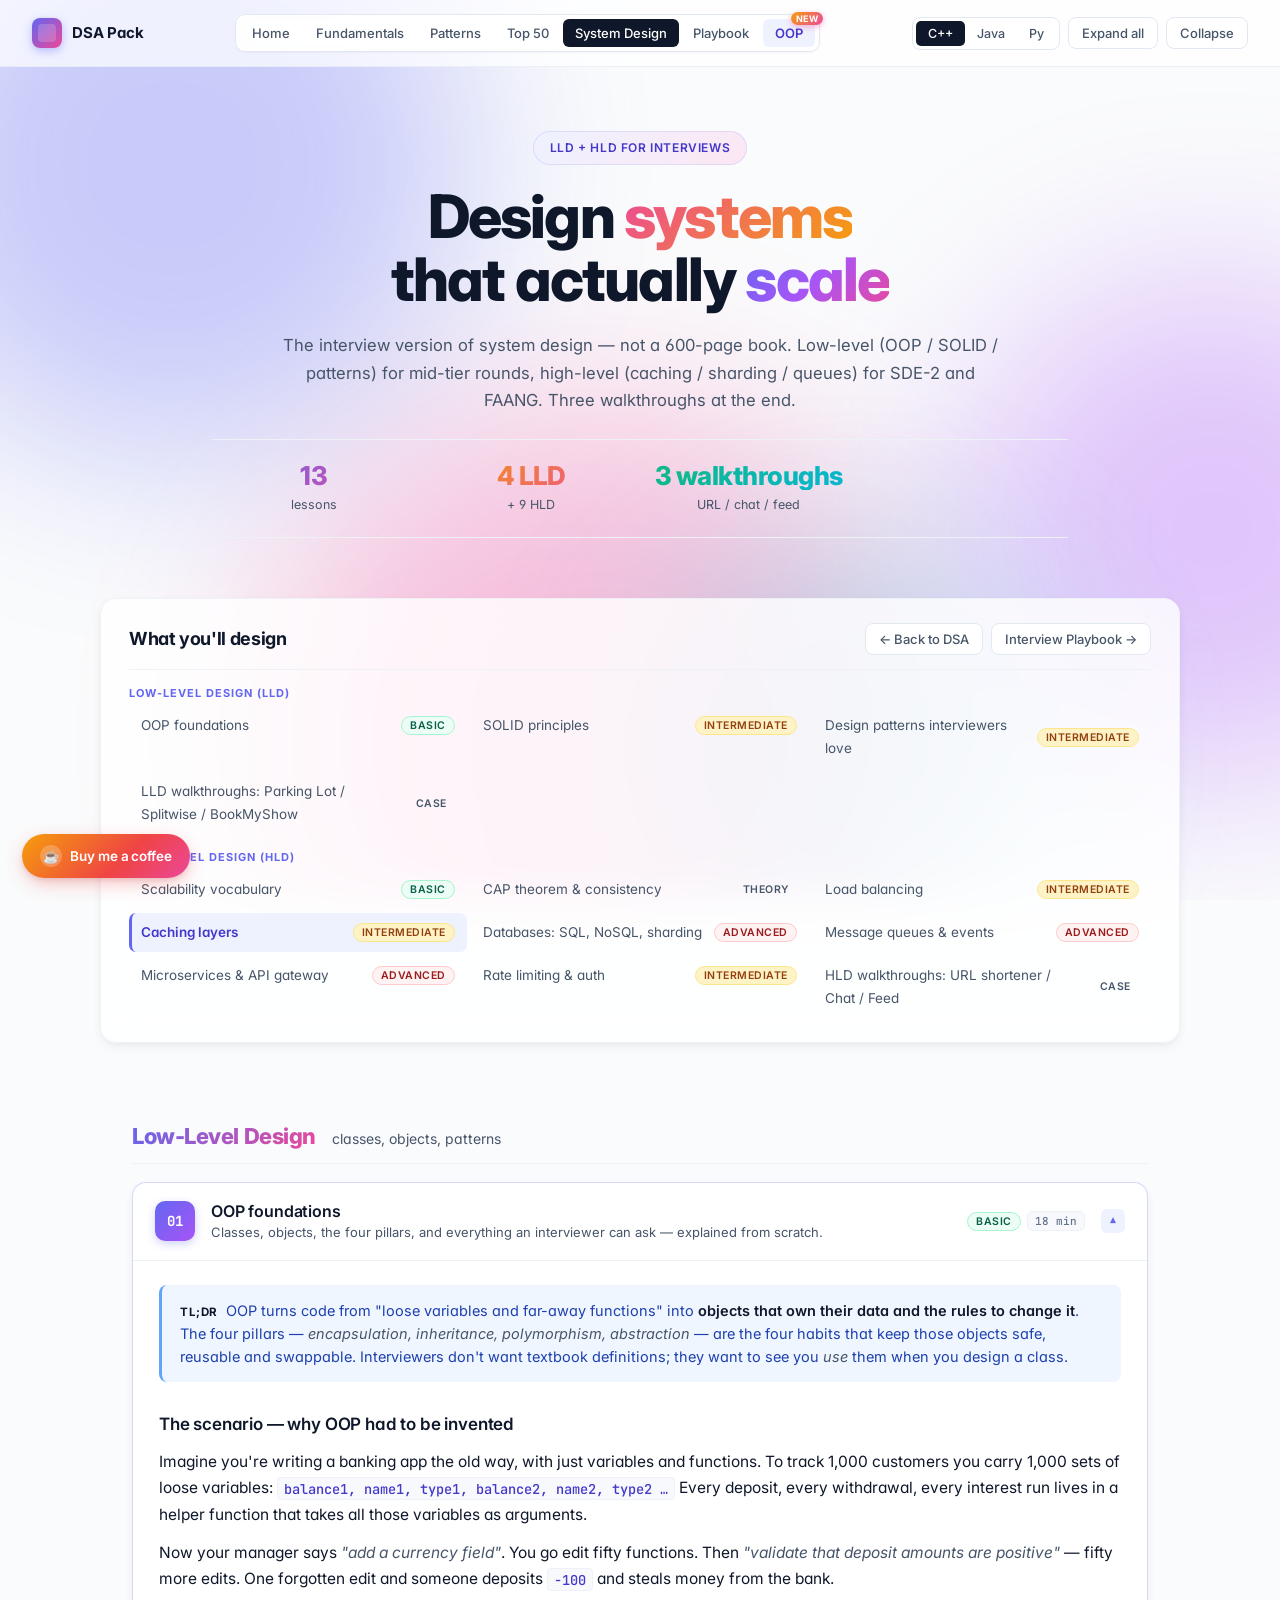
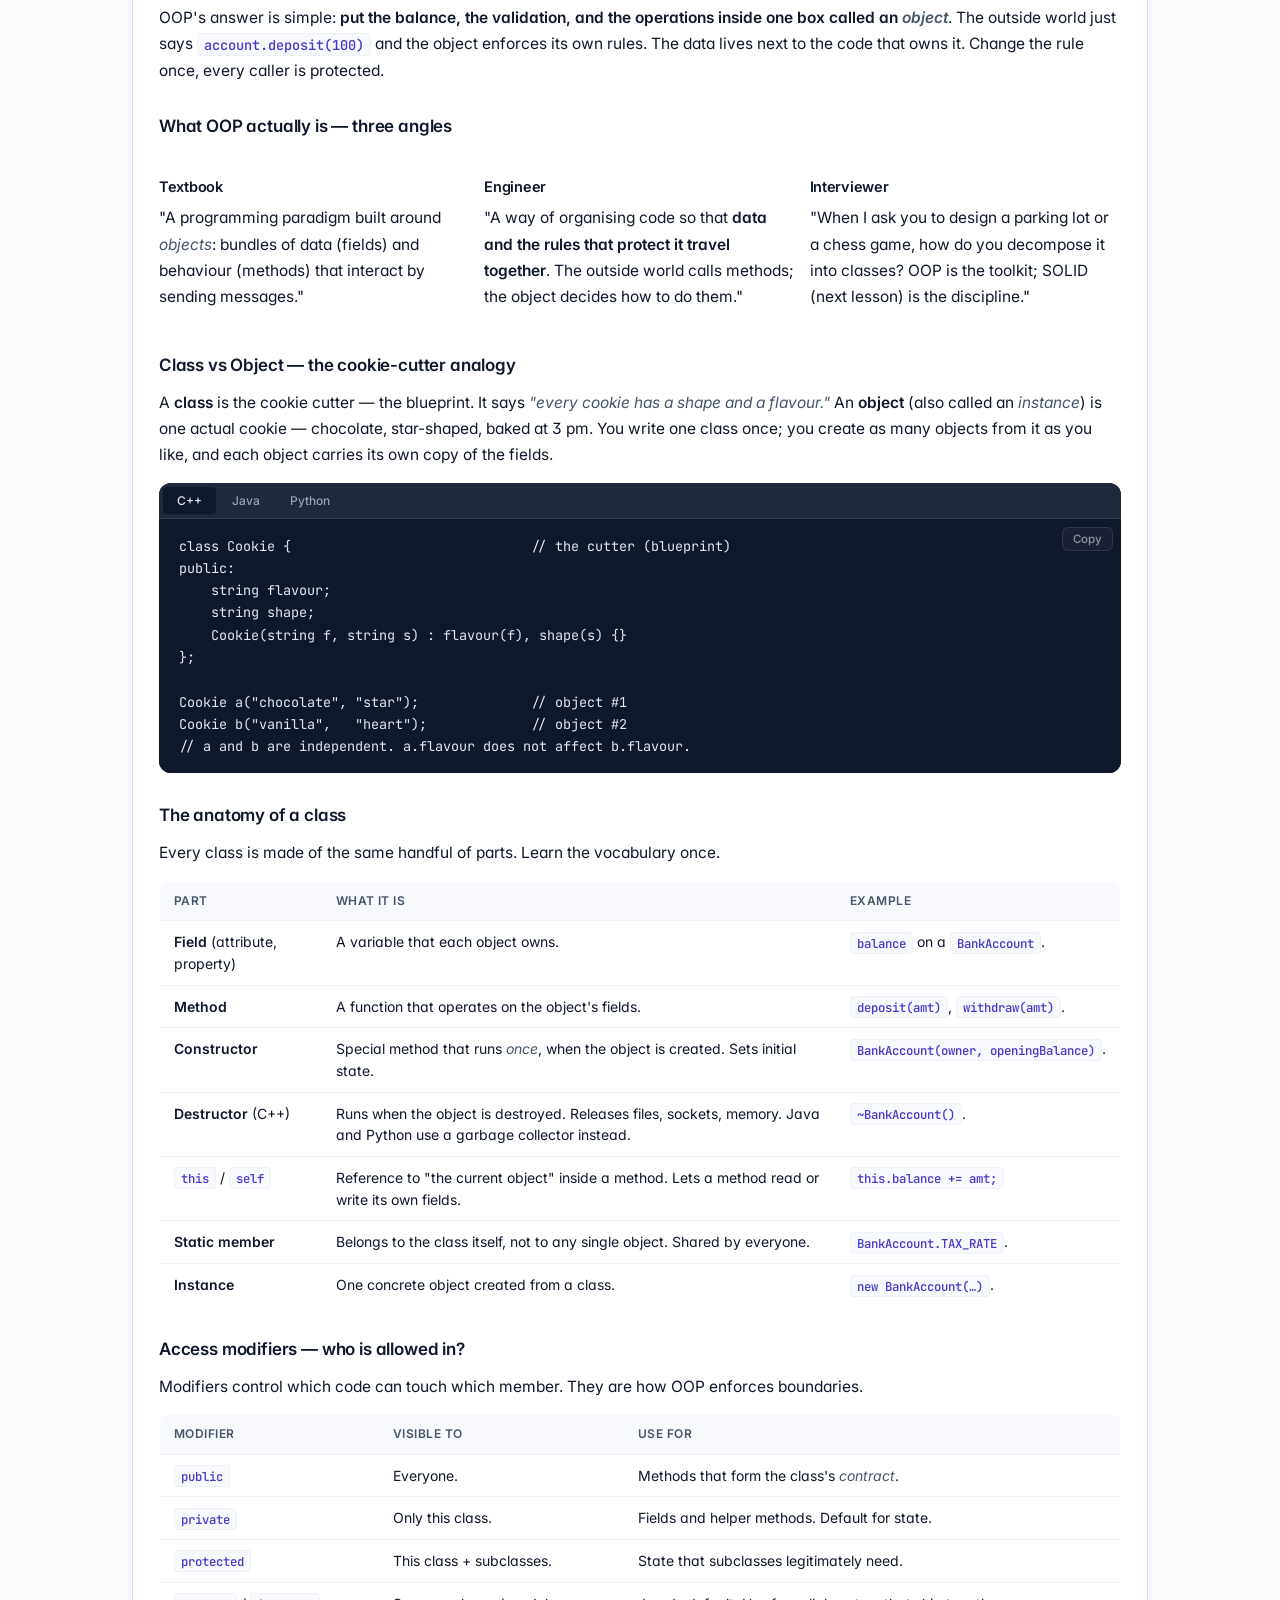
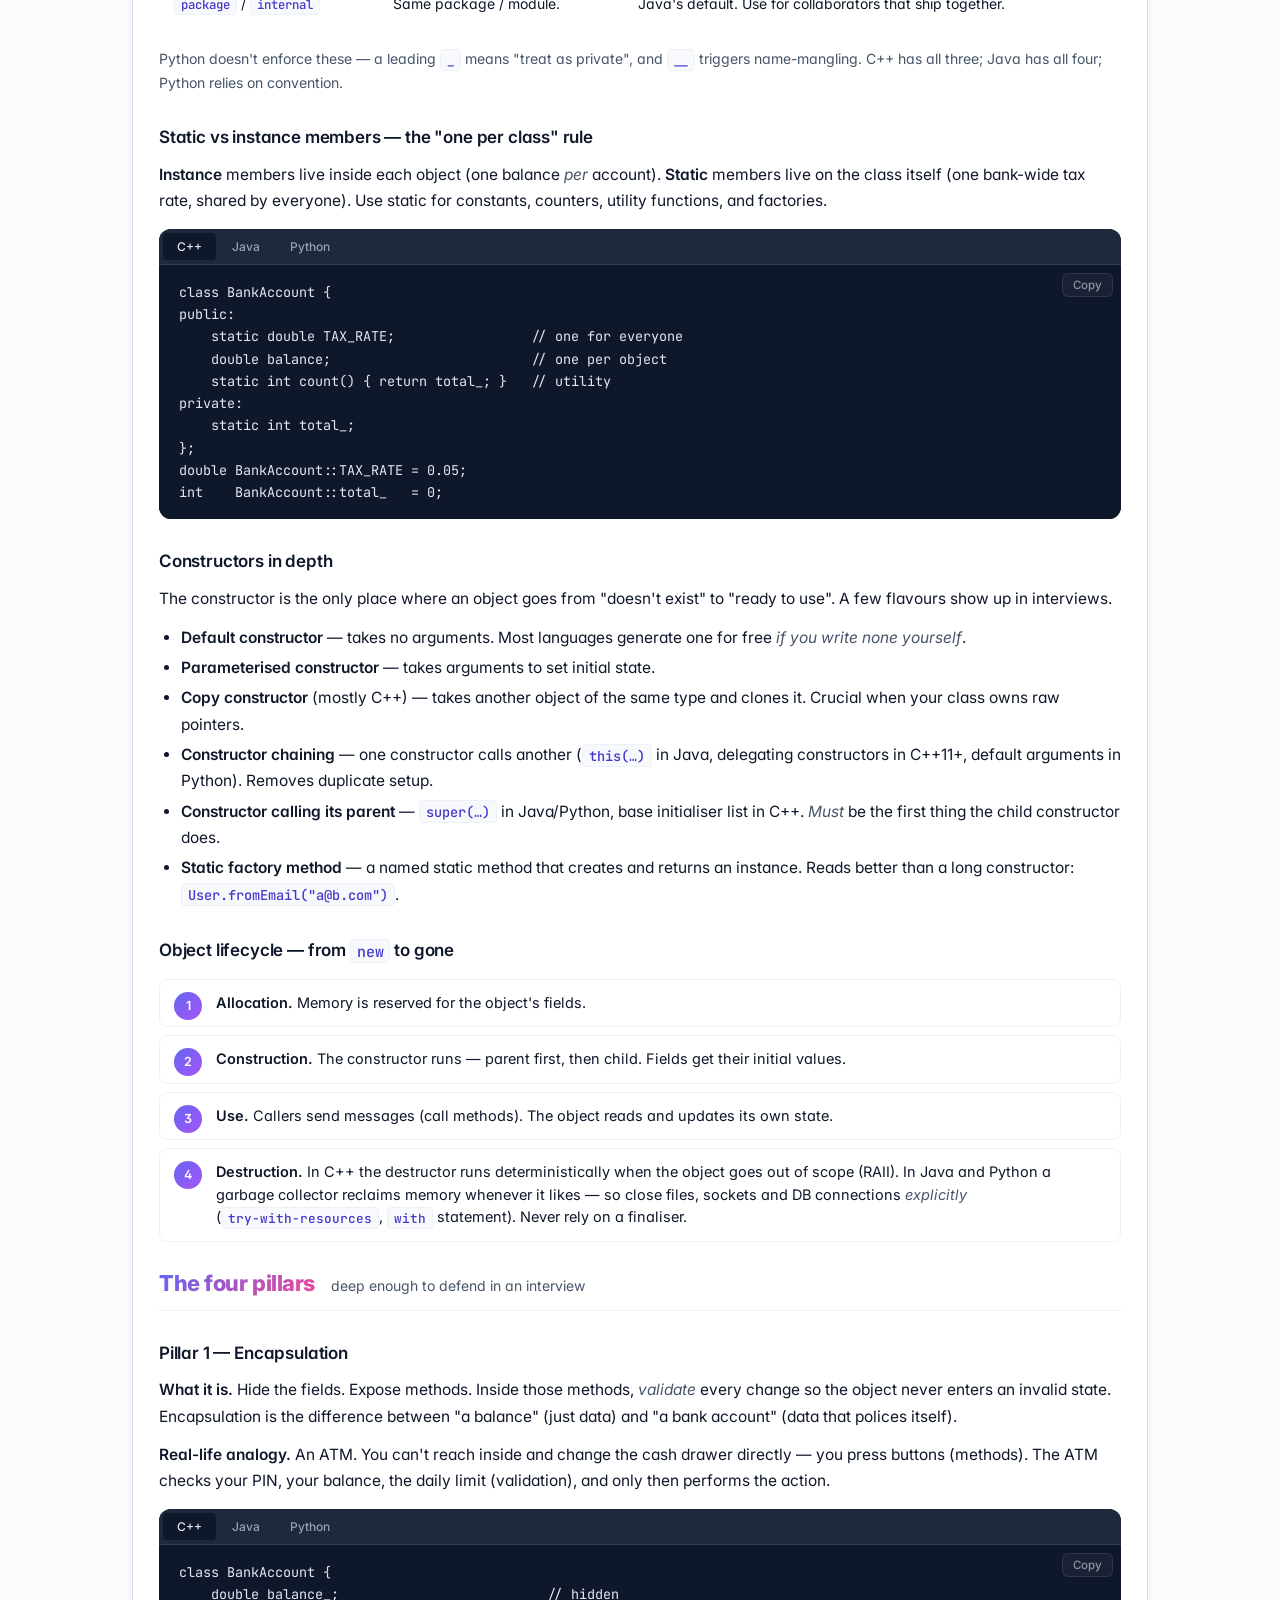
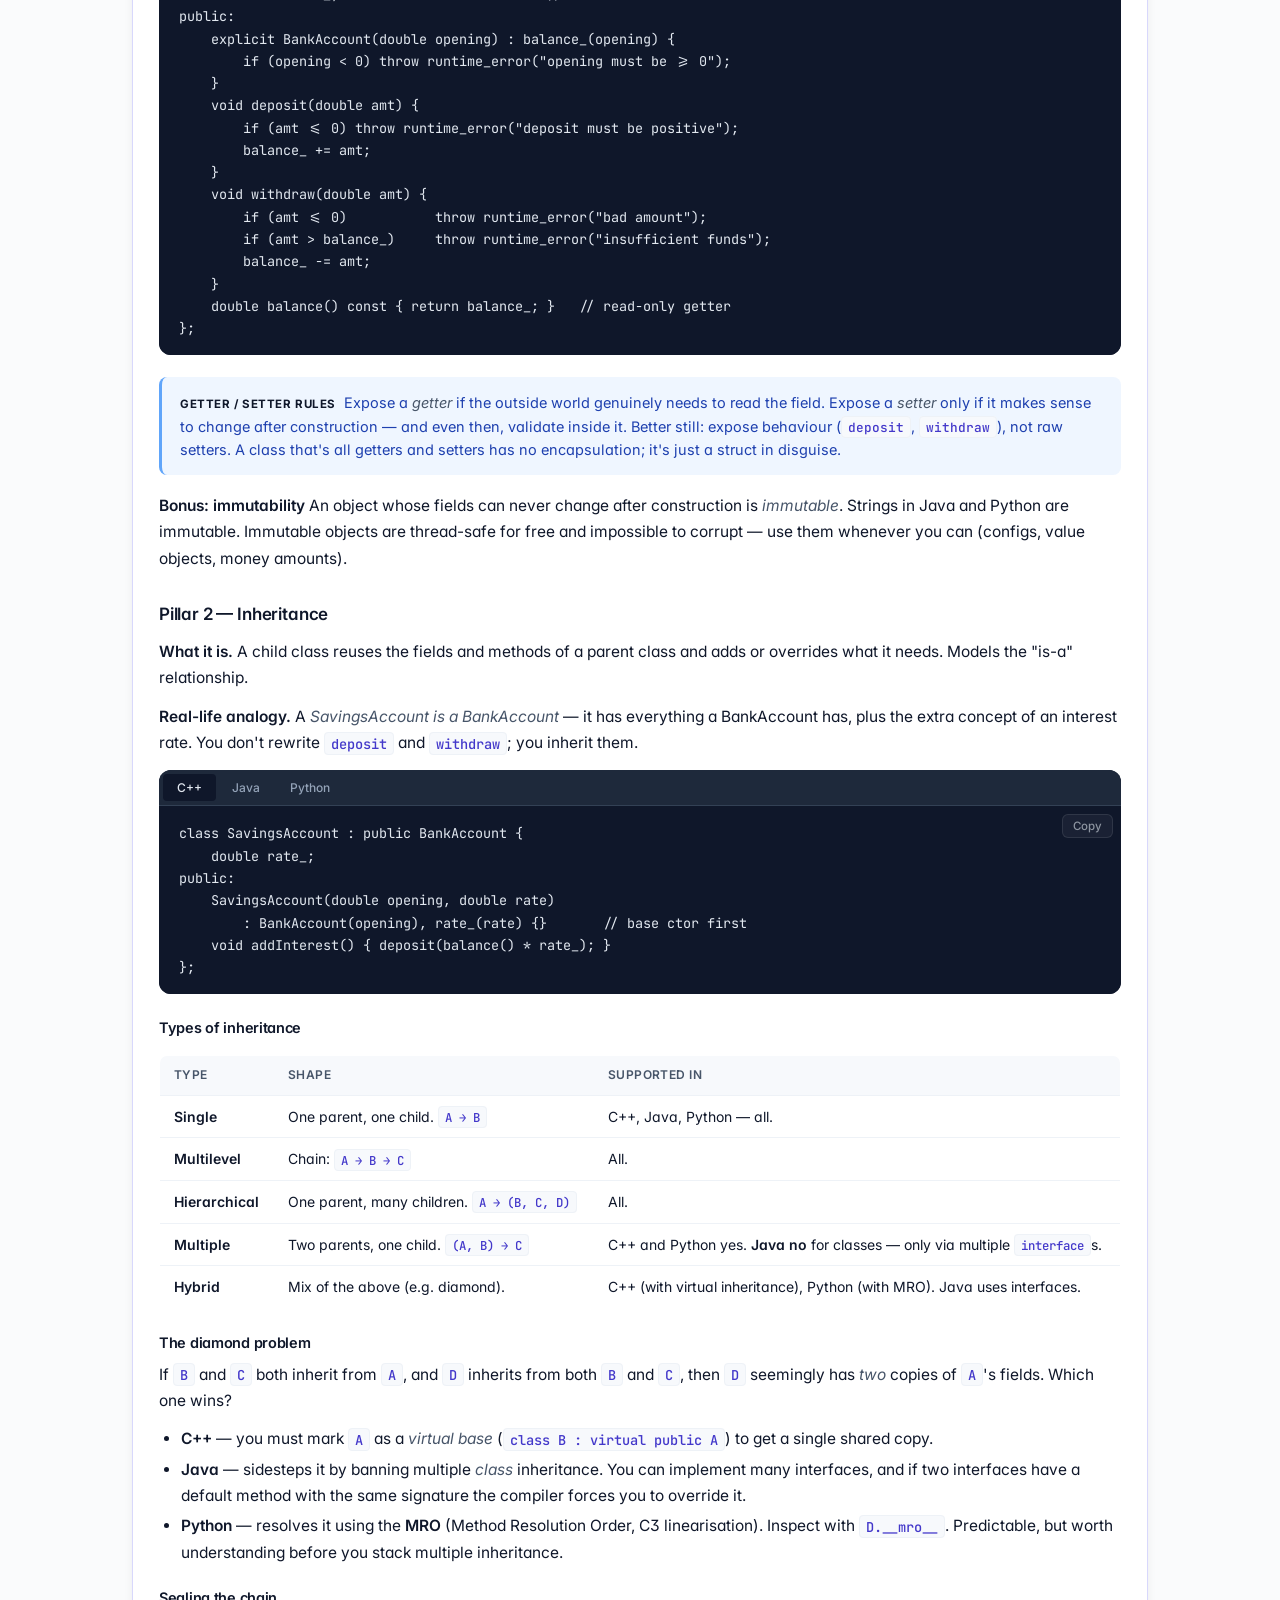
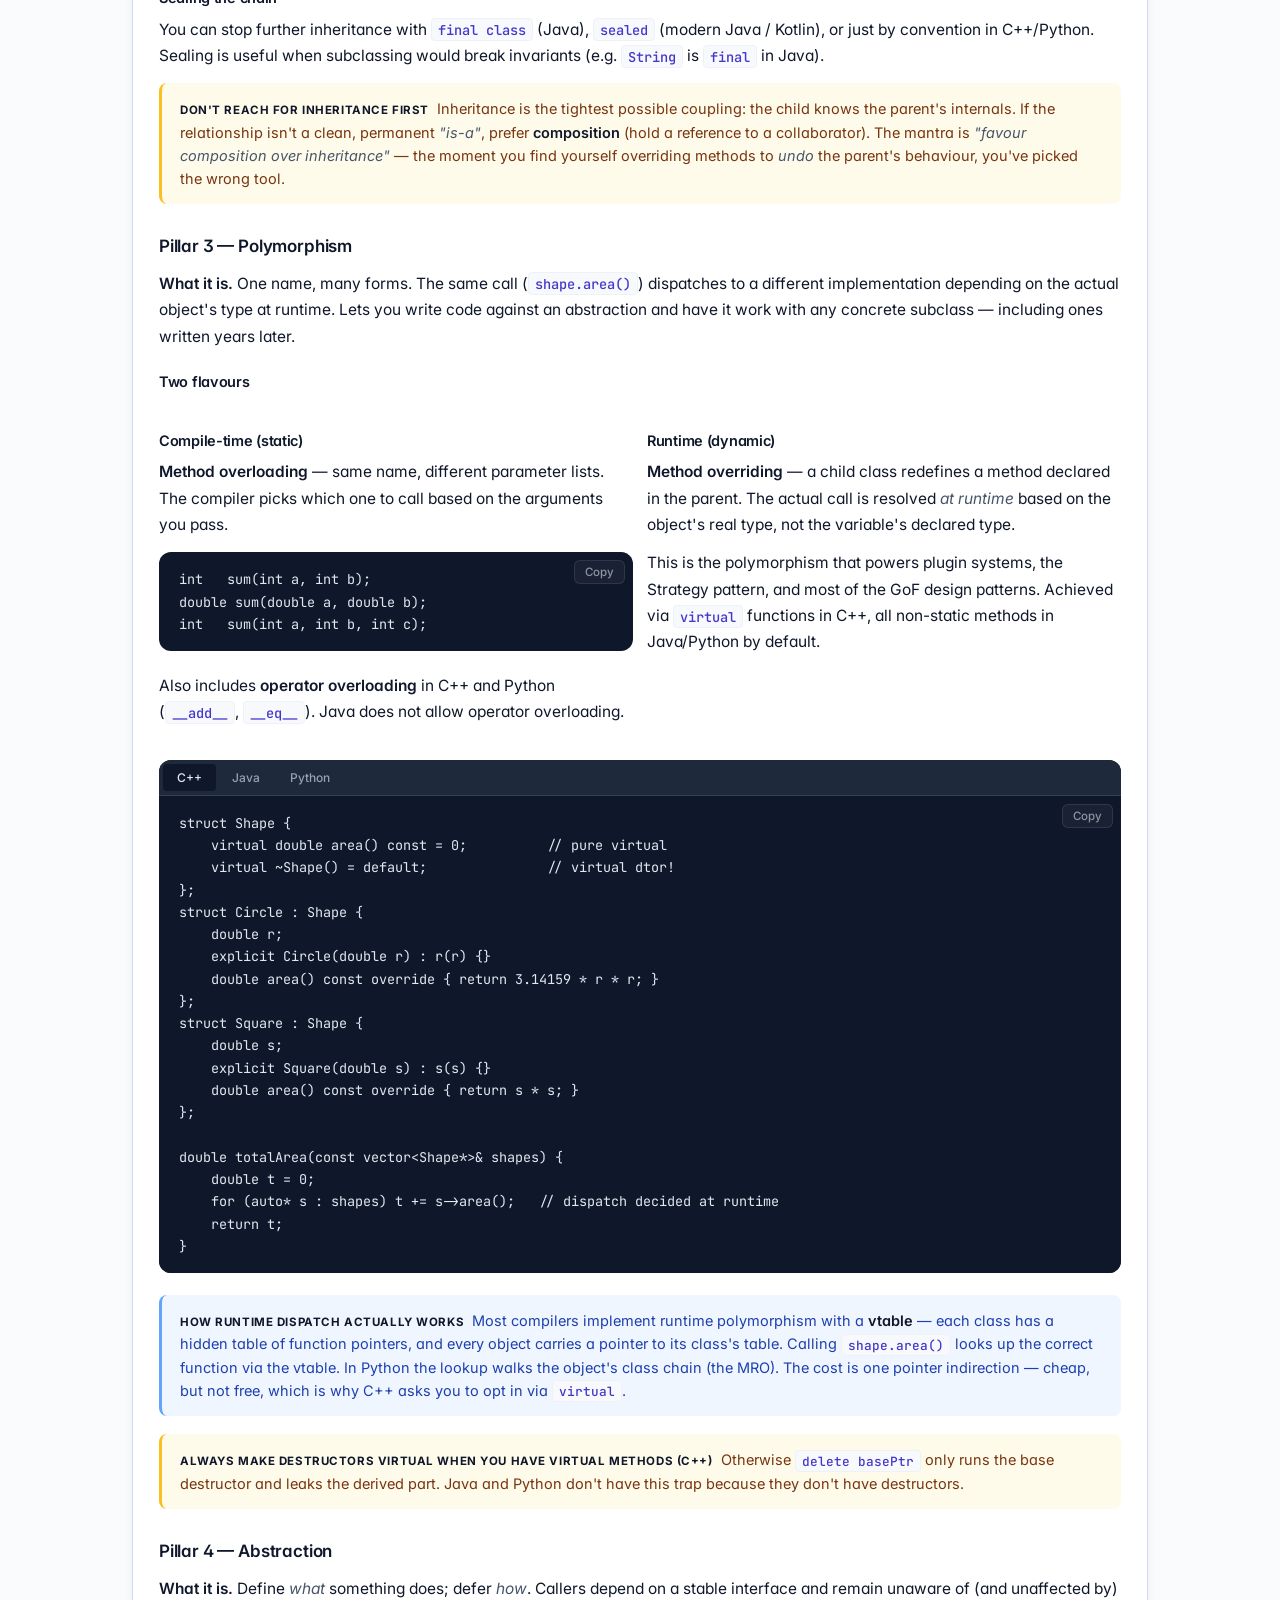
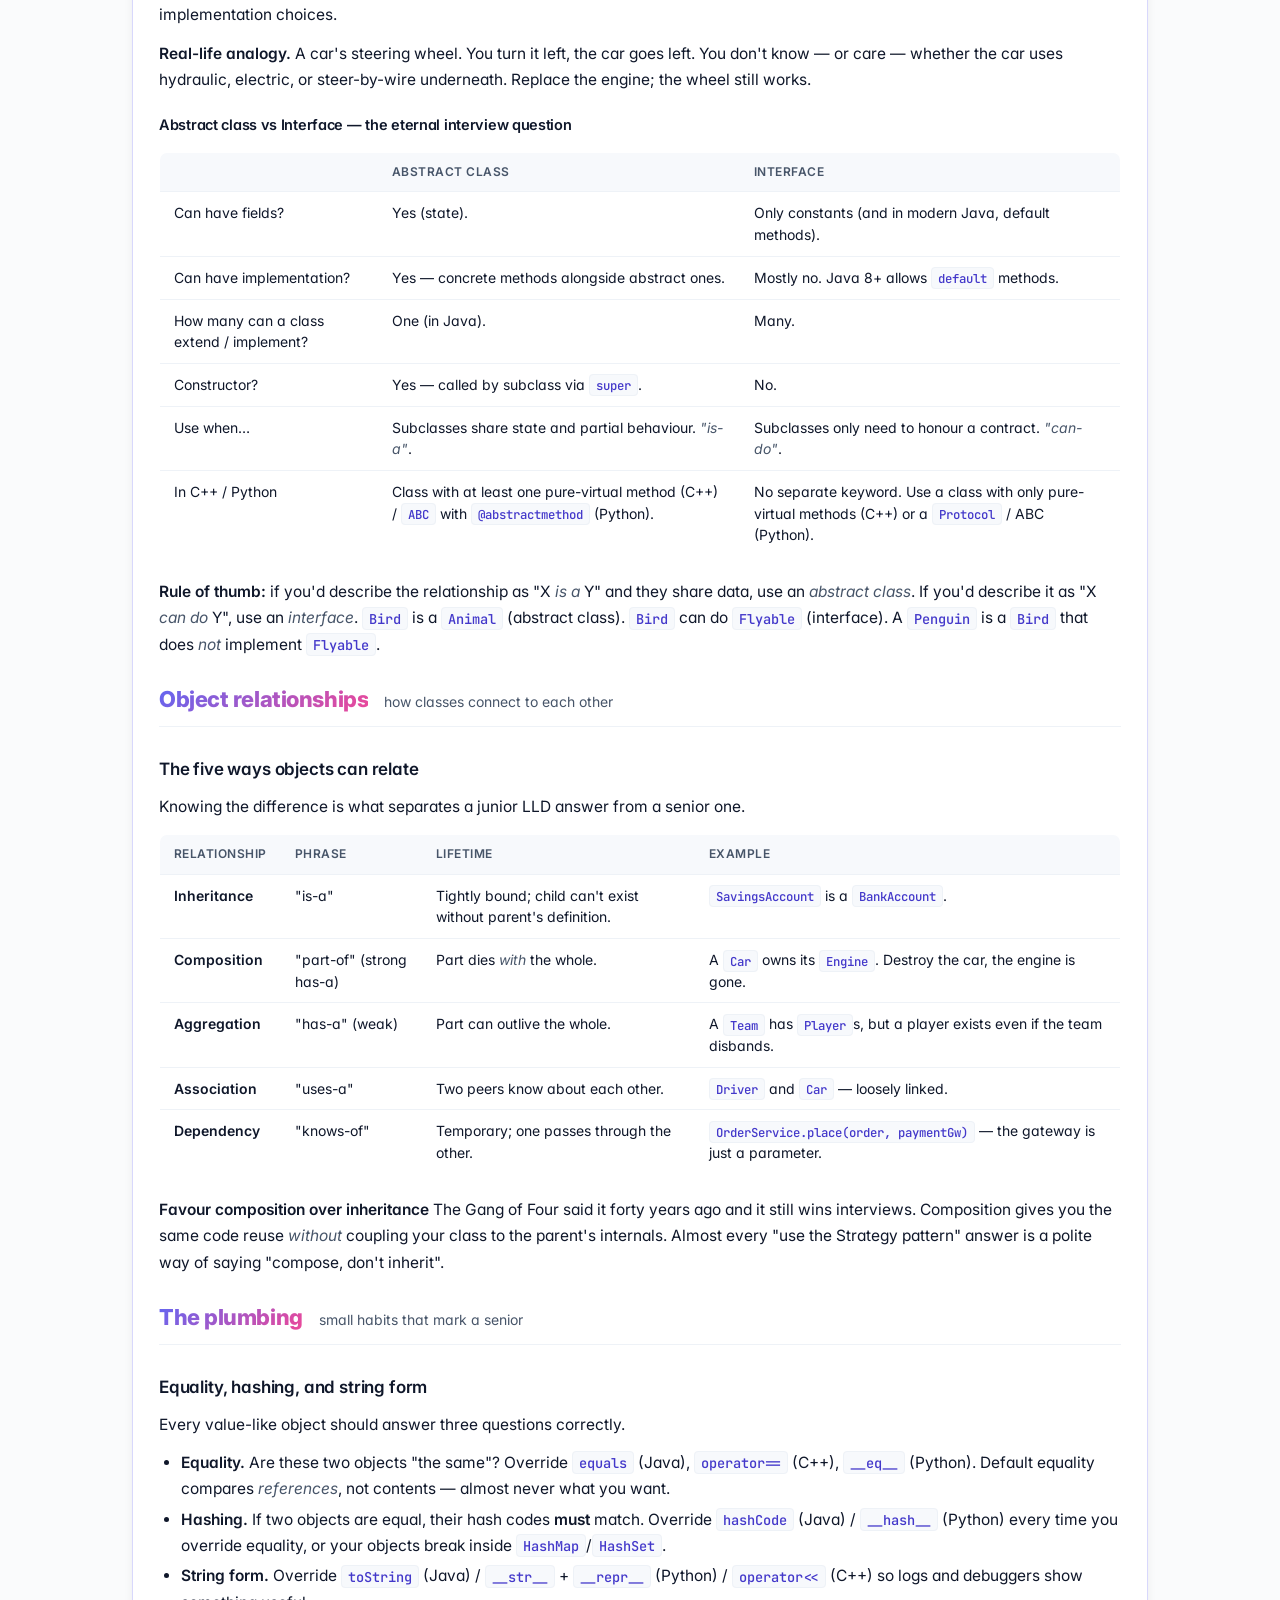
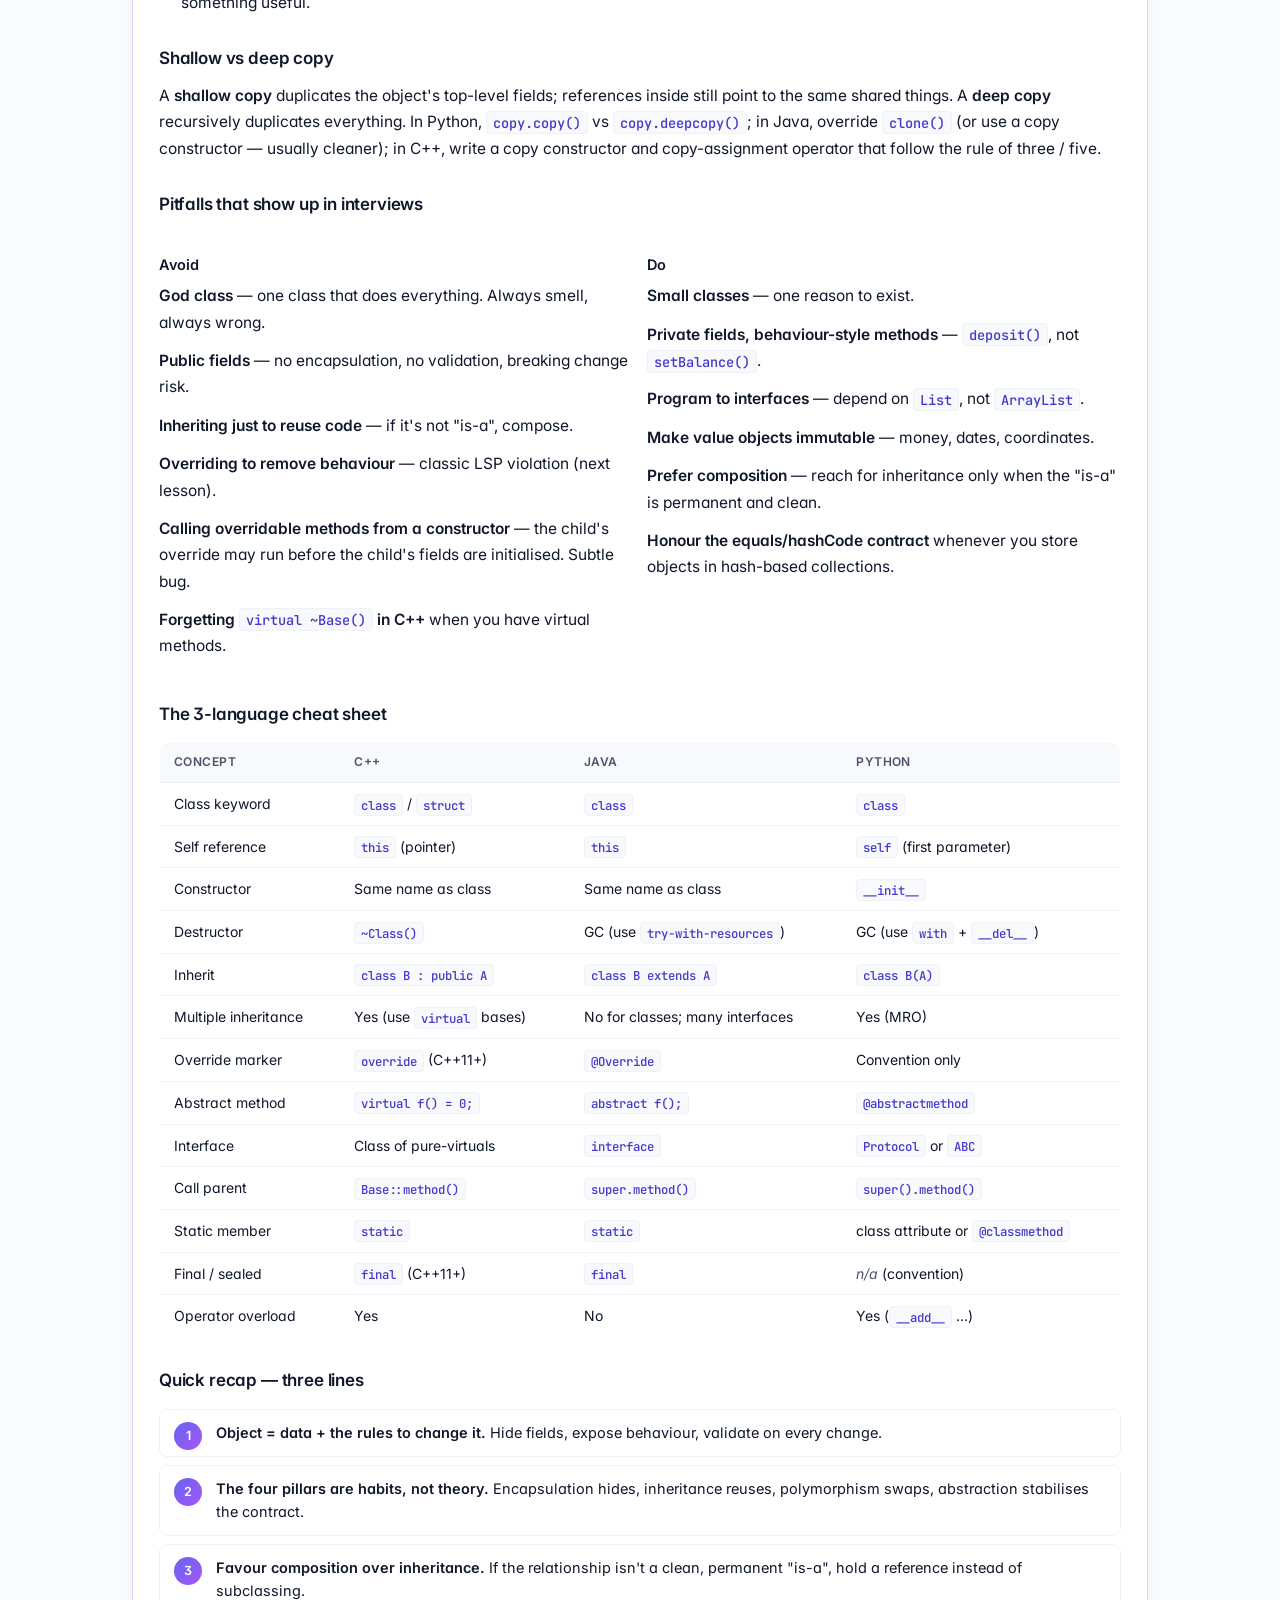
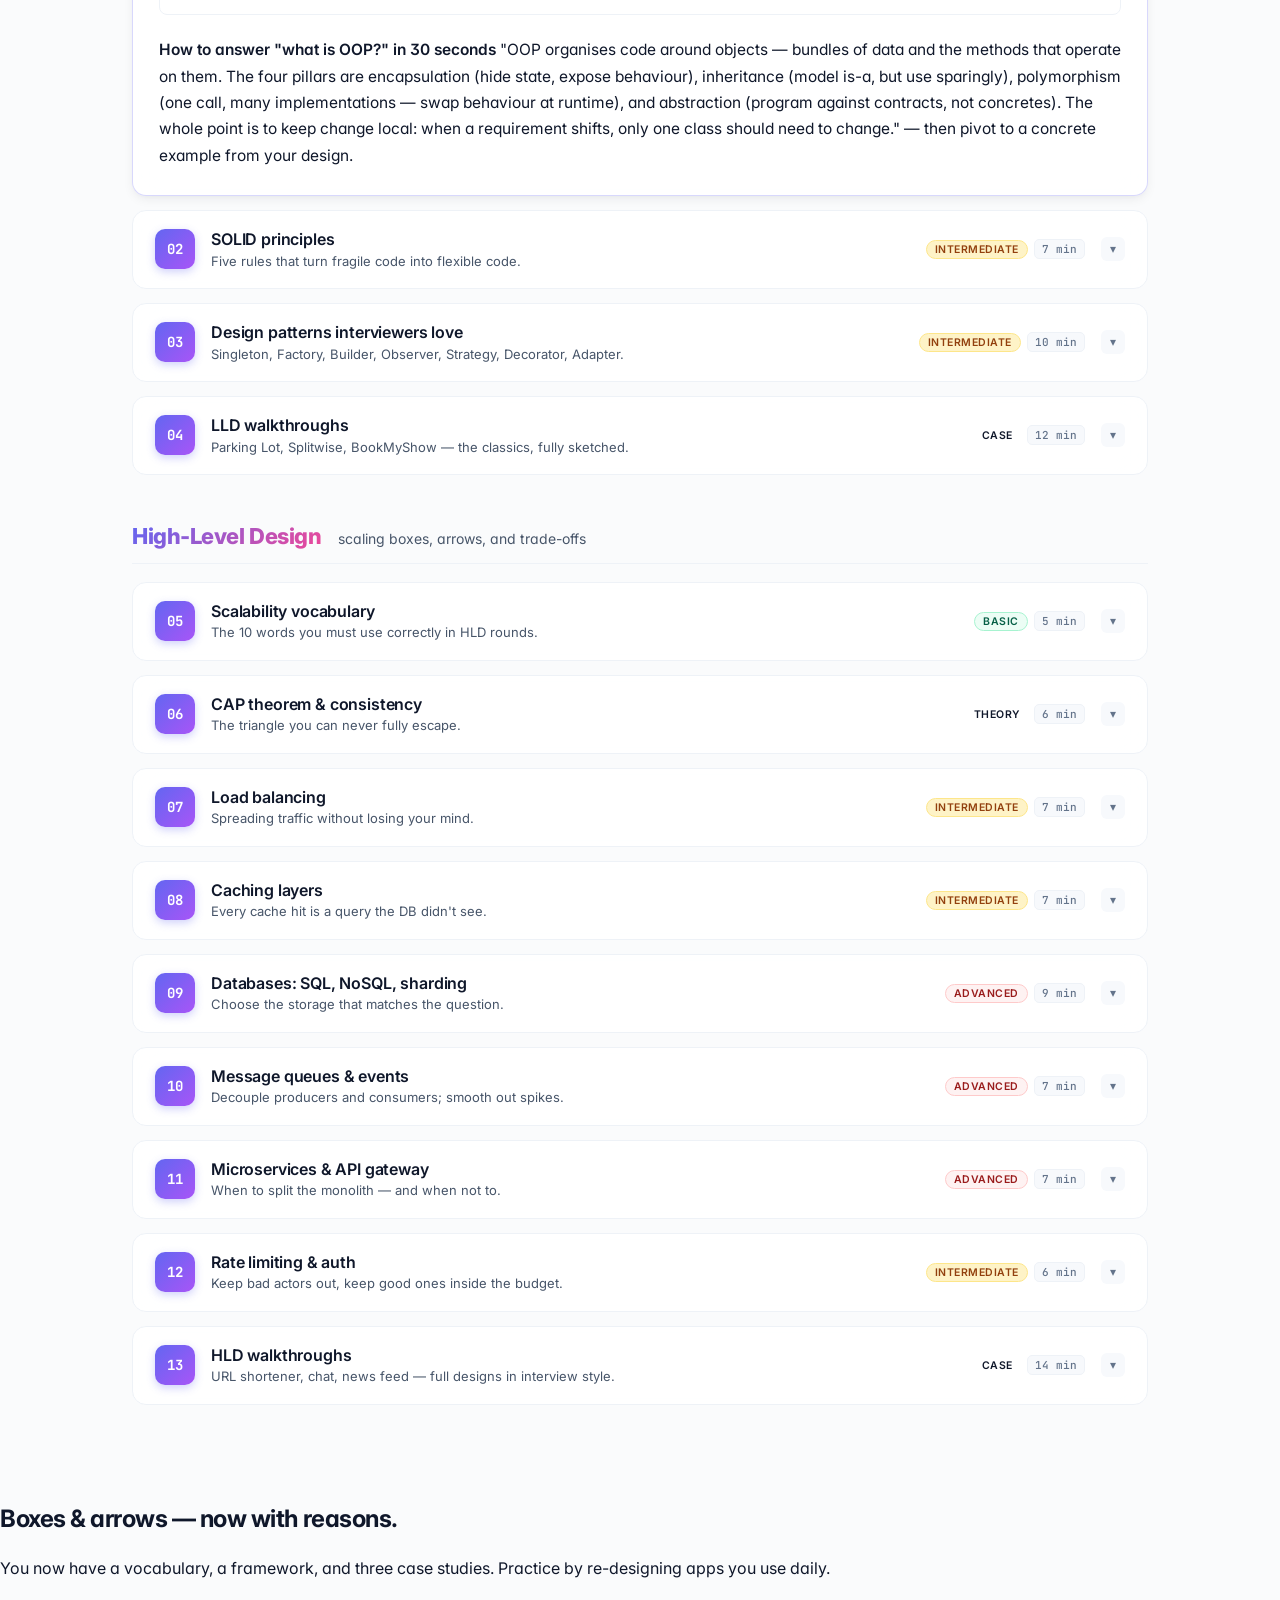
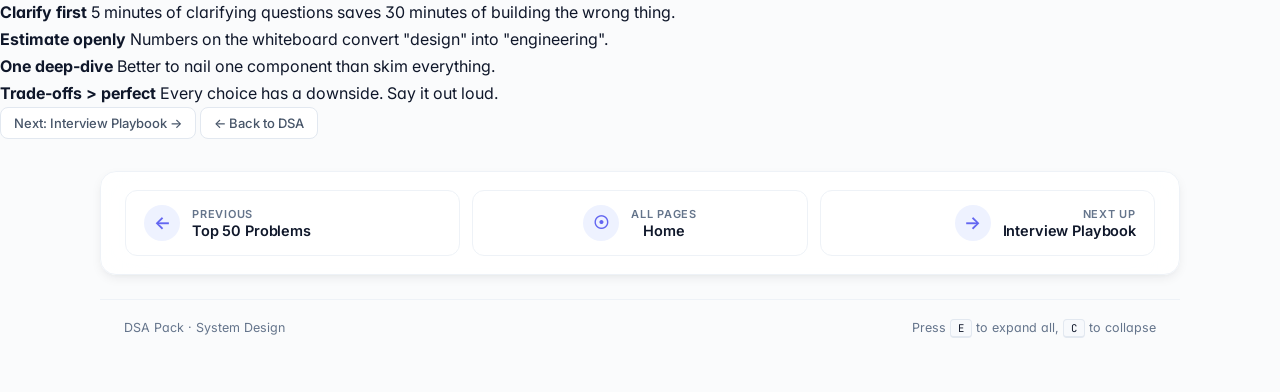
<file: system-design.html>
<!DOCTYPE html>
<html lang="en">
<head>
  <meta charset="UTF-8" />
  <meta name="viewport" content="width=device-width, initial-scale=1.0, viewport-fit=cover" />
  <meta name="theme-color" content="#0F1A2E" />
  <meta name="description" content="System Design for interviews - LLD (OOP, SOLID, design patterns, walkthroughs) + HLD (scalability, CAP, caching, sharding, microservices, URL shortener, chat, feed)." />

  <meta property="og:title" content="DSA Pack - System Design for Interviews" />
  <meta property="og:description" content="LLD + HLD that actually appear in mid-tier &amp; product-company interviews." />
  <meta property="og:type" content="website" />
  <meta property="og:image" content="assets/sd-hero.svg" />

  <title>System Design - DSA Pack</title>
  <link rel="icon" type="image/svg+xml" href="assets/sd-hero.svg" />
  <link rel="stylesheet" href="dsa.css" />
</head>
<body>

<div class="progress-bar" id="progress"></div>

<header class="topbar">
  <div class="topbar-inner">
    <a href="index.html" class="brand bare" aria-label="DSA Pack home">
      <span class="brand-dot"></span>
      <span>DSA Pack</span>
    </a>

    <nav class="nav-tabs" aria-label="Pack navigation">
      <a class="nav-tab home-tab"    href="index.html">Home</a>
      <a class="nav-tab"             href="dsa-fundamentals.html">Fundamentals</a>
      <a class="nav-tab"             href="dsa.html">Patterns</a>
      <a class="nav-tab"             href="top-50-problems.html">Top 50</a>
      <a class="nav-tab active"      href="system-design.html">System Design</a>
      <a class="nav-tab"             href="interview-playbook.html">Playbook</a>
      <a class="nav-tab"             href="oop-notes.html">OOP</a>
    </nav>

    <div class="topbar-actions">
      <div class="lang-switcher" role="group" aria-label="Code language">
        <button data-lang="cpp">C++</button>
        <button data-lang="java">Java</button>
        <button data-lang="python">Py</button>
      </div>
      <button class="btn" id="expand-all">Expand all</button>
      <button class="btn" id="collapse-all">Collapse</button>
    </div>
  </div>
</header>

<!-- ============== HERO ============== -->
<section class="hero" id="top">
  <p class="eyebrow">LLD + HLD for interviews</p>
  <h1>Design <span class="accent2">systems</span><br>that actually <span class="accent">scale</span></h1>
  <p class="lede">
    The interview version of system design &mdash; not a 600-page book.
    Low-level (OOP / SOLID / patterns) for mid-tier rounds, high-level (caching / sharding / queues) for SDE-2 and FAANG. Three walkthroughs at the end.
  </p>
  <img src="assets/sd-hero.svg" alt="System architecture overview" class="hero-mascot" />
  <div class="hero-stats">
    <div class="hero-stat"><span class="num">13</span><span class="label">lessons</span></div>
    <div class="hero-stat"><span class="num orange">4 LLD</span><span class="label">+ 9 HLD</span></div>
    <div class="hero-stat"><span class="num green">3 walkthroughs</span><span class="label">URL / chat / feed</span></div>
  </div>
</section>

<!-- ============== TOC ============== -->
<nav class="toc" id="contents" aria-label="Contents">
  <div class="toc-head">
    <h2>What you'll design</h2>
    <div class="toc-controls">
      <a class="btn" href="dsa.html">&larr; Back to DSA</a>
      <a class="btn" href="interview-playbook.html">Interview Playbook &rarr;</a>
    </div>
  </div>

  <p class="toc-section">Low-level design (LLD)</p>
  <ol>
    <li><a href="#sd-1"><span class="title">OOP foundations</span> <span class="badge basic">basic</span></a></li>
    <li><a href="#sd-2"><span class="title">SOLID principles</span> <span class="badge intermediate">intermediate</span></a></li>
    <li><a href="#sd-3"><span class="title">Design patterns interviewers love</span> <span class="badge intermediate">intermediate</span></a></li>
    <li><a href="#sd-4"><span class="title">LLD walkthroughs: Parking Lot / Splitwise / BookMyShow</span> <span class="badge case">case</span></a></li>
  </ol>

  <p class="toc-section">High-level design (HLD)</p>
  <ol start="5">
    <li><a href="#sd-5"><span class="title">Scalability vocabulary</span> <span class="badge basic">basic</span></a></li>
    <li><a href="#sd-6"><span class="title">CAP theorem &amp; consistency</span> <span class="badge theory">theory</span></a></li>
    <li><a href="#sd-7"><span class="title">Load balancing</span> <span class="badge intermediate">intermediate</span></a></li>
    <li><a href="#sd-8"><span class="title">Caching layers</span> <span class="badge intermediate">intermediate</span></a></li>
    <li><a href="#sd-9"><span class="title">Databases: SQL, NoSQL, sharding</span> <span class="badge advanced">advanced</span></a></li>
    <li><a href="#sd-10"><span class="title">Message queues &amp; events</span> <span class="badge advanced">advanced</span></a></li>
    <li><a href="#sd-11"><span class="title">Microservices &amp; API gateway</span> <span class="badge advanced">advanced</span></a></li>
    <li><a href="#sd-12"><span class="title">Rate limiting &amp; auth</span> <span class="badge intermediate">intermediate</span></a></li>
    <li><a href="#sd-13"><span class="title">HLD walkthroughs: URL shortener / Chat / Feed</span> <span class="badge case">case</span></a></li>
  </ol>
</nav>

<main class="lessons">

<div class="section-break"><span class="label">Low-Level Design</span> <span class="sub">classes, objects, patterns</span></div>

<!-- ============== SD 1 - OOP ============== -->
<details class="lesson" id="sd-1" open>
  <summary>
    <span class="num">01</span>
    <span class="heading">
      <span class="title">OOP foundations</span>
      <span class="subtitle">Classes, objects, the four pillars, and everything an interviewer can ask &mdash; explained from scratch.</span>
    </span>
    <span class="meta"><span class="badge basic">basic</span><span class="reading-time">18 min</span></span>
    <span class="chevron">&#9662;</span>
  </summary>
  <div class="lesson-body">
    <div class="tldr"><strong>TL;DR</strong> OOP turns code from "loose variables and far-away functions" into <strong>objects that own their data and the rules to change it</strong>. The four pillars &mdash; <em>encapsulation, inheritance, polymorphism, abstraction</em> &mdash; are the four habits that keep those objects safe, reusable and swappable. Interviewers don't want textbook definitions; they want to see you <em>use</em> them when you design a class.</div>

    <h3>The scenario &mdash; why OOP had to be invented</h3>
    <p>Imagine you're writing a banking app the old way, with just variables and functions. To track 1,000 customers you carry 1,000 sets of loose variables: <code>balance1, name1, type1, balance2, name2, type2 &hellip;</code> Every deposit, every withdrawal, every interest run lives in a helper function that takes all those variables as arguments.</p>
    <p>Now your manager says <em>"add a currency field"</em>. You go edit fifty functions. Then <em>"validate that deposit amounts are positive"</em> &mdash; fifty more edits. One forgotten edit and someone deposits <code>-100</code> and steals money from the bank.</p>
    <p>OOP's answer is simple: <strong>put the balance, the validation, and the operations inside one box called an <em>object</em></strong>. The outside world just says <code>account.deposit(100)</code> and the object enforces its own rules. The data lives next to the code that owns it. Change the rule once, every caller is protected.</p>

    <h3>What OOP actually is &mdash; three angles</h3>
    <div class="cols-3">
      <div class="col-card">
        <h4>Textbook</h4>
        <p>"A programming paradigm built around <em>objects</em>: bundles of data (fields) and behaviour (methods) that interact by sending messages."</p>
      </div>
      <div class="col-card">
        <h4>Engineer</h4>
        <p>"A way of organising code so that <strong>data and the rules that protect it travel together</strong>. The outside world calls methods; the object decides how to do them."</p>
      </div>
      <div class="col-card">
        <h4>Interviewer</h4>
        <p>"When I ask you to design a parking lot or a chess game, how do you decompose it into classes? OOP is the toolkit; SOLID (next lesson) is the discipline."</p>
      </div>
    </div>

    <h3>Class vs Object &mdash; the cookie-cutter analogy</h3>
    <p>A <strong>class</strong> is the cookie cutter &mdash; the blueprint. It says <em>"every cookie has a shape and a flavour."</em> An <strong>object</strong> (also called an <em>instance</em>) is one actual cookie &mdash; chocolate, star-shaped, baked at 3 pm. You write one class once; you create as many objects from it as you like, and each object carries its own copy of the fields.</p>

    <div class="code-tabs" data-snippet="class-vs-object">
      <div class="tab-strip">
        <button class="tab active" data-lang="cpp">C++</button>
        <button class="tab" data-lang="java">Java</button>
        <button class="tab" data-lang="python">Python</button>
      </div>
      <pre class="tab-pane active" data-lang="cpp"><code>class Cookie {                              // the cutter (blueprint)
public:
    string flavour;
    string shape;
    Cookie(string f, string s) : flavour(f), shape(s) {}
};

Cookie a("chocolate", "star");              // object #1
Cookie b("vanilla",   "heart");             // object #2
// a and b are independent. a.flavour does not affect b.flavour.</code></pre>
      <pre class="tab-pane" data-lang="java"><code>class Cookie {                              // blueprint
    String flavour, shape;
    Cookie(String f, String s) { flavour = f; shape = s; }
}

Cookie a = new Cookie("chocolate", "star");
Cookie b = new Cookie("vanilla",   "heart");</code></pre>
      <pre class="tab-pane" data-lang="python"><code>class Cookie:                               # blueprint
    def __init__(self, flavour, shape):
        self.flavour = flavour
        self.shape   = shape

a = Cookie("chocolate", "star")
b = Cookie("vanilla",   "heart")</code></pre>
    </div>

    <h3>The anatomy of a class</h3>
    <p>Every class is made of the same handful of parts. Learn the vocabulary once.</p>
    <div class="table-wrap"><table class="dsa-table">
      <thead><tr><th>Part</th><th>What it is</th><th>Example</th></tr></thead>
      <tbody>
        <tr><td><strong>Field</strong> (attribute, property)</td><td>A variable that each object owns.</td><td><code>balance</code> on a <code>BankAccount</code>.</td></tr>
        <tr><td><strong>Method</strong></td><td>A function that operates on the object's fields.</td><td><code>deposit(amt)</code>, <code>withdraw(amt)</code>.</td></tr>
        <tr><td><strong>Constructor</strong></td><td>Special method that runs <em>once</em>, when the object is created. Sets initial state.</td><td><code>BankAccount(owner, openingBalance)</code>.</td></tr>
        <tr><td><strong>Destructor</strong> (C++)</td><td>Runs when the object is destroyed. Releases files, sockets, memory. Java and Python use a garbage collector instead.</td><td><code>~BankAccount()</code>.</td></tr>
        <tr><td><code>this</code> / <code>self</code></td><td>Reference to "the current object" inside a method. Lets a method read or write its own fields.</td><td><code>this.balance += amt;</code></td></tr>
        <tr><td><strong>Static member</strong></td><td>Belongs to the class itself, not to any single object. Shared by everyone.</td><td><code>BankAccount.TAX_RATE</code>.</td></tr>
        <tr><td><strong>Instance</strong></td><td>One concrete object created from a class.</td><td><code>new BankAccount(&hellip;)</code>.</td></tr>
      </tbody>
    </table></div>

    <h3>Access modifiers &mdash; who is allowed in?</h3>
    <p>Modifiers control which code can touch which member. They are how OOP enforces boundaries.</p>
    <div class="table-wrap"><table class="dsa-table">
      <thead><tr><th>Modifier</th><th>Visible to</th><th>Use for</th></tr></thead>
      <tbody>
        <tr><td><code>public</code></td><td>Everyone.</td><td>Methods that form the class's <em>contract</em>.</td></tr>
        <tr><td><code>private</code></td><td>Only this class.</td><td>Fields and helper methods. Default for state.</td></tr>
        <tr><td><code>protected</code></td><td>This class + subclasses.</td><td>State that subclasses legitimately need.</td></tr>
        <tr><td><code>package</code> / <code>internal</code></td><td>Same package / module.</td><td>Java's default. Use for collaborators that ship together.</td></tr>
      </tbody>
    </table></div>
    <p style="font-size:0.88rem;color:var(--muted)">Python doesn't enforce these &mdash; a leading <code>_</code> means "treat as private", and <code>__</code> triggers name-mangling. C++ has all three; Java has all four; Python relies on convention.</p>

    <h3>Static vs instance members &mdash; the "one per class" rule</h3>
    <p><strong>Instance</strong> members live inside each object (one balance <em>per</em> account). <strong>Static</strong> members live on the class itself (one bank-wide tax rate, shared by everyone). Use static for constants, counters, utility functions, and factories.</p>
    <div class="code-tabs" data-snippet="static-vs-instance">
      <div class="tab-strip">
        <button class="tab active" data-lang="cpp">C++</button>
        <button class="tab" data-lang="java">Java</button>
        <button class="tab" data-lang="python">Python</button>
      </div>
      <pre class="tab-pane active" data-lang="cpp"><code>class BankAccount {
public:
    static double TAX_RATE;                 // one for everyone
    double balance;                         // one per object
    static int count() { return total_; }   // utility
private:
    static int total_;
};
double BankAccount::TAX_RATE = 0.05;
int    BankAccount::total_   = 0;</code></pre>
      <pre class="tab-pane" data-lang="java"><code>class BankAccount {
    public static final double TAX_RATE = 0.05;   // shared constant
    private double balance;                       // per object
    private static int total = 0;                 // shared counter
    public static int count() { return total; }
}</code></pre>
      <pre class="tab-pane" data-lang="python"><code>class BankAccount:
    TAX_RATE = 0.05                # class attribute (shared)
    _total   = 0
    def __init__(self, b):
        self.balance = b           # instance attribute (per object)
    @classmethod
    def count(cls):
        return cls._total</code></pre>
    </div>

    <h3>Constructors in depth</h3>
    <p>The constructor is the only place where an object goes from "doesn't exist" to "ready to use". A few flavours show up in interviews.</p>
    <ul>
      <li><strong>Default constructor</strong> &mdash; takes no arguments. Most languages generate one for free <em>if you write none yourself</em>.</li>
      <li><strong>Parameterised constructor</strong> &mdash; takes arguments to set initial state.</li>
      <li><strong>Copy constructor</strong> (mostly C++) &mdash; takes another object of the same type and clones it. Crucial when your class owns raw pointers.</li>
      <li><strong>Constructor chaining</strong> &mdash; one constructor calls another (<code>this(&hellip;)</code> in Java, delegating constructors in C++11+, default arguments in Python). Removes duplicate setup.</li>
      <li><strong>Constructor calling its parent</strong> &mdash; <code>super(&hellip;)</code> in Java/Python, base initialiser list in C++. <em>Must</em> be the first thing the child constructor does.</li>
      <li><strong>Static factory method</strong> &mdash; a named static method that creates and returns an instance. Reads better than a long constructor: <code>User.fromEmail("a@b.com")</code>.</li>
    </ul>

    <h3>Object lifecycle &mdash; from <code>new</code> to gone</h3>
    <ol class="steps">
      <li><strong>Allocation.</strong> Memory is reserved for the object's fields.</li>
      <li><strong>Construction.</strong> The constructor runs &mdash; parent first, then child. Fields get their initial values.</li>
      <li><strong>Use.</strong> Callers send messages (call methods). The object reads and updates its own state.</li>
      <li><strong>Destruction.</strong> In C++ the destructor runs deterministically when the object goes out of scope (RAII). In Java and Python a garbage collector reclaims memory whenever it likes &mdash; so close files, sockets and DB connections <em>explicitly</em> (<code>try-with-resources</code>, <code>with</code> statement). Never rely on a finaliser.</li>
    </ol>

    <div class="section-break" style="margin: 28px auto 14px;"><span class="label">The four pillars</span> <span class="sub">deep enough to defend in an interview</span></div>

    <h3>Pillar 1 &mdash; Encapsulation</h3>
    <p><strong>What it is.</strong> Hide the fields. Expose methods. Inside those methods, <em>validate</em> every change so the object never enters an invalid state. Encapsulation is the difference between "a balance" (just data) and "a bank account" (data that polices itself).</p>
    <p><strong>Real-life analogy.</strong> An ATM. You can't reach inside and change the cash drawer directly &mdash; you press buttons (methods). The ATM checks your PIN, your balance, the daily limit (validation), and only then performs the action.</p>

    <div class="code-tabs" data-snippet="encapsulation">
      <div class="tab-strip">
        <button class="tab active" data-lang="cpp">C++</button>
        <button class="tab" data-lang="java">Java</button>
        <button class="tab" data-lang="python">Python</button>
      </div>
      <pre class="tab-pane active" data-lang="cpp"><code>class BankAccount {
    double balance_;                          // hidden
public:
    explicit BankAccount(double opening) : balance_(opening) {
        if (opening &lt; 0) throw runtime_error("opening must be &gt;= 0");
    }
    void deposit(double amt) {
        if (amt &lt;= 0) throw runtime_error("deposit must be positive");
        balance_ += amt;
    }
    void withdraw(double amt) {
        if (amt &lt;= 0)           throw runtime_error("bad amount");
        if (amt &gt; balance_)     throw runtime_error("insufficient funds");
        balance_ -= amt;
    }
    double balance() const { return balance_; }   // read-only getter
};</code></pre>
      <pre class="tab-pane" data-lang="java"><code>public class BankAccount {
    private double balance;                       // hidden
    public BankAccount(double opening) {
        if (opening &lt; 0) throw new IllegalArgumentException("opening &lt; 0");
        this.balance = opening;
    }
    public void deposit(double amt) {
        if (amt &lt;= 0) throw new IllegalArgumentException("amt &lt;= 0");
        balance += amt;
    }
    public void withdraw(double amt) {
        if (amt &lt;= 0)         throw new IllegalArgumentException("amt &lt;= 0");
        if (amt &gt; balance)    throw new IllegalStateException("no funds");
        balance -= amt;
    }
    public double getBalance() { return balance; }   // no setter
}</code></pre>
      <pre class="tab-pane" data-lang="python"><code>class BankAccount:
    def __init__(self, opening: float):
        if opening &lt; 0:
            raise ValueError("opening &lt; 0")
        self._balance = opening                   # _ = hands off

    def deposit(self, amt: float):
        if amt &lt;= 0: raise ValueError("amt &lt;= 0")
        self._balance += amt

    def withdraw(self, amt: float):
        if amt &lt;= 0:                raise ValueError("amt &lt;= 0")
        if amt &gt; self._balance:     raise ValueError("no funds")
        self._balance -= amt

    @property
    def balance(self):                            # read-only
        return self._balance</code></pre>
    </div>

    <div class="callout tip"><strong>Getter / Setter rules</strong> Expose a <em>getter</em> if the outside world genuinely needs to read the field. Expose a <em>setter</em> only if it makes sense to change after construction &mdash; and even then, validate inside it. Better still: expose behaviour (<code>deposit</code>, <code>withdraw</code>), not raw setters. A class that's all getters and setters has no encapsulation; it's just a struct in disguise.</div>

    <div class="callout takeaway"><strong>Bonus: immutability</strong> An object whose fields can never change after construction is <em>immutable</em>. Strings in Java and Python are immutable. Immutable objects are thread-safe for free and impossible to corrupt &mdash; use them whenever you can (configs, value objects, money amounts).</div>

    <h3>Pillar 2 &mdash; Inheritance</h3>
    <p><strong>What it is.</strong> A child class reuses the fields and methods of a parent class and adds or overrides what it needs. Models the "is-a" relationship.</p>
    <p><strong>Real-life analogy.</strong> A <em>SavingsAccount</em> <em>is a</em> <em>BankAccount</em> &mdash; it has everything a BankAccount has, plus the extra concept of an interest rate. You don't rewrite <code>deposit</code> and <code>withdraw</code>; you inherit them.</p>

    <div class="code-tabs" data-snippet="inheritance">
      <div class="tab-strip">
        <button class="tab active" data-lang="cpp">C++</button>
        <button class="tab" data-lang="java">Java</button>
        <button class="tab" data-lang="python">Python</button>
      </div>
      <pre class="tab-pane active" data-lang="cpp"><code>class SavingsAccount : public BankAccount {
    double rate_;
public:
    SavingsAccount(double opening, double rate)
        : BankAccount(opening), rate_(rate) {}       // base ctor first
    void addInterest() { deposit(balance() * rate_); }
};</code></pre>
      <pre class="tab-pane" data-lang="java"><code>public class SavingsAccount extends BankAccount {
    private final double rate;
    public SavingsAccount(double opening, double rate) {
        super(opening);                              // must be first line
        this.rate = rate;
    }
    public void addInterest() { deposit(getBalance() * rate); }
}</code></pre>
      <pre class="tab-pane" data-lang="python"><code>class SavingsAccount(BankAccount):
    def __init__(self, opening, rate):
        super().__init__(opening)
        self.rate = rate
    def add_interest(self):
        self.deposit(self.balance * self.rate)</code></pre>
    </div>

    <h4>Types of inheritance</h4>
    <div class="table-wrap"><table class="dsa-table">
      <thead><tr><th>Type</th><th>Shape</th><th>Supported in</th></tr></thead>
      <tbody>
        <tr><td><strong>Single</strong></td><td>One parent, one child. <code>A &rarr; B</code></td><td>C++, Java, Python &mdash; all.</td></tr>
        <tr><td><strong>Multilevel</strong></td><td>Chain: <code>A &rarr; B &rarr; C</code></td><td>All.</td></tr>
        <tr><td><strong>Hierarchical</strong></td><td>One parent, many children. <code>A &rarr; (B, C, D)</code></td><td>All.</td></tr>
        <tr><td><strong>Multiple</strong></td><td>Two parents, one child. <code>(A, B) &rarr; C</code></td><td>C++ and Python yes. <strong>Java no</strong> for classes &mdash; only via multiple <code>interface</code>s.</td></tr>
        <tr><td><strong>Hybrid</strong></td><td>Mix of the above (e.g. diamond).</td><td>C++ (with virtual inheritance), Python (with MRO). Java uses interfaces.</td></tr>
      </tbody>
    </table></div>

    <h4>The diamond problem</h4>
    <p>If <code>B</code> and <code>C</code> both inherit from <code>A</code>, and <code>D</code> inherits from both <code>B</code> and <code>C</code>, then <code>D</code> seemingly has <em>two</em> copies of <code>A</code>'s fields. Which one wins?</p>
    <ul>
      <li><strong>C++</strong> &mdash; you must mark <code>A</code> as a <em>virtual base</em> (<code>class B : virtual public A</code>) to get a single shared copy.</li>
      <li><strong>Java</strong> &mdash; sidesteps it by banning multiple <em>class</em> inheritance. You can implement many interfaces, and if two interfaces have a default method with the same signature the compiler forces you to override it.</li>
      <li><strong>Python</strong> &mdash; resolves it using the <strong>MRO</strong> (Method Resolution Order, C3 linearisation). Inspect with <code>D.__mro__</code>. Predictable, but worth understanding before you stack multiple inheritance.</li>
    </ul>

    <h4>Sealing the chain</h4>
    <p>You can stop further inheritance with <code>final class</code> (Java), <code>sealed</code> (modern Java / Kotlin), or just by convention in C++/Python. Sealing is useful when subclassing would break invariants (e.g. <code>String</code> is <code>final</code> in Java).</p>

    <div class="callout warn"><strong>Don't reach for inheritance first</strong> Inheritance is the tightest possible coupling: the child knows the parent's internals. If the relationship isn't a clean, permanent <em>"is-a"</em>, prefer <strong>composition</strong> (hold a reference to a collaborator). The mantra is <em>"favour composition over inheritance"</em> &mdash; the moment you find yourself overriding methods to <em>undo</em> the parent's behaviour, you've picked the wrong tool.</div>

    <h3>Pillar 3 &mdash; Polymorphism</h3>
    <p><strong>What it is.</strong> One name, many forms. The same call (<code>shape.area()</code>) dispatches to a different implementation depending on the actual object's type at runtime. Lets you write code against an abstraction and have it work with any concrete subclass &mdash; including ones written years later.</p>

    <h4>Two flavours</h4>
    <div class="cols-2">
      <div class="col-card">
        <h4>Compile-time (static)</h4>
        <p><strong>Method overloading</strong> &mdash; same name, different parameter lists. The compiler picks which one to call based on the arguments you pass.</p>
        <pre><code>int   sum(int a, int b);
double sum(double a, double b);
int   sum(int a, int b, int c);</code></pre>
        <p>Also includes <strong>operator overloading</strong> in C++ and Python (<code>__add__</code>, <code>__eq__</code>). Java does not allow operator overloading.</p>
      </div>
      <div class="col-card">
        <h4>Runtime (dynamic)</h4>
        <p><strong>Method overriding</strong> &mdash; a child class redefines a method declared in the parent. The actual call is resolved <em>at runtime</em> based on the object's real type, not the variable's declared type.</p>
        <p>This is the polymorphism that powers plugin systems, the Strategy pattern, and most of the GoF design patterns. Achieved via <code>virtual</code> functions in C++, all non-static methods in Java/Python by default.</p>
      </div>
    </div>

    <div class="code-tabs" data-snippet="polymorphism">
      <div class="tab-strip">
        <button class="tab active" data-lang="cpp">C++</button>
        <button class="tab" data-lang="java">Java</button>
        <button class="tab" data-lang="python">Python</button>
      </div>
      <pre class="tab-pane active" data-lang="cpp"><code>struct Shape {
    virtual double area() const = 0;          // pure virtual
    virtual ~Shape() = default;               // virtual dtor!
};
struct Circle : Shape {
    double r;
    explicit Circle(double r) : r(r) {}
    double area() const override { return 3.14159 * r * r; }
};
struct Square : Shape {
    double s;
    explicit Square(double s) : s(s) {}
    double area() const override { return s * s; }
};

double totalArea(const vector&lt;Shape*&gt;&amp; shapes) {
    double t = 0;
    for (auto* s : shapes) t += s-&gt;area();   // dispatch decided at runtime
    return t;
}</code></pre>
      <pre class="tab-pane" data-lang="java"><code>abstract class Shape { abstract double area(); }

class Circle extends Shape {
    private final double r;
    Circle(double r) { this.r = r; }
    @Override double area() { return Math.PI * r * r; }
}
class Square extends Shape {
    private final double s;
    Square(double s) { this.s = s; }
    @Override double area() { return s * s; }
}

double totalArea(List&lt;Shape&gt; shapes) {
    double t = 0;
    for (Shape s : shapes) t += s.area();   // virtual call
    return t;
}</code></pre>
      <pre class="tab-pane" data-lang="python"><code>from abc import ABC, abstractmethod

class Shape(ABC):
    @abstractmethod
    def area(self): ...

class Circle(Shape):
    def __init__(self, r): self.r = r
    def area(self): return 3.14159 * self.r * self.r

class Square(Shape):
    def __init__(self, s): self.s = s
    def area(self): return self.s * self.s

def total_area(shapes):
    return sum(s.area() for s in shapes)    # duck typing + dispatch</code></pre>
    </div>

    <div class="callout tip"><strong>How runtime dispatch actually works</strong> Most compilers implement runtime polymorphism with a <strong>vtable</strong> &mdash; each class has a hidden table of function pointers, and every object carries a pointer to its class's table. Calling <code>shape.area()</code> looks up the correct function via the vtable. In Python the lookup walks the object's class chain (the MRO). The cost is one pointer indirection &mdash; cheap, but not free, which is why C++ asks you to opt in via <code>virtual</code>.</div>

    <div class="callout warn"><strong>Always make destructors virtual when you have virtual methods (C++)</strong> Otherwise <code>delete basePtr</code> only runs the base destructor and leaks the derived part. Java and Python don't have this trap because they don't have destructors.</div>

    <h3>Pillar 4 &mdash; Abstraction</h3>
    <p><strong>What it is.</strong> Define <em>what</em> something does; defer <em>how</em>. Callers depend on a stable interface and remain unaware of (and unaffected by) implementation choices.</p>
    <p><strong>Real-life analogy.</strong> A car's steering wheel. You turn it left, the car goes left. You don't know &mdash; or care &mdash; whether the car uses hydraulic, electric, or steer-by-wire underneath. Replace the engine; the wheel still works.</p>

    <h4>Abstract class vs Interface &mdash; the eternal interview question</h4>
    <div class="table-wrap"><table class="dsa-table">
      <thead><tr><th></th><th>Abstract class</th><th>Interface</th></tr></thead>
      <tbody>
        <tr><td>Can have fields?</td><td>Yes (state).</td><td>Only constants (and in modern Java, default methods).</td></tr>
        <tr><td>Can have implementation?</td><td>Yes &mdash; concrete methods alongside abstract ones.</td><td>Mostly no. Java 8+ allows <code>default</code> methods.</td></tr>
        <tr><td>How many can a class extend / implement?</td><td>One (in Java).</td><td>Many.</td></tr>
        <tr><td>Constructor?</td><td>Yes &mdash; called by subclass via <code>super</code>.</td><td>No.</td></tr>
        <tr><td>Use when&hellip;</td><td>Subclasses share state and partial behaviour. <em>"is-a"</em>.</td><td>Subclasses only need to honour a contract. <em>"can-do"</em>.</td></tr>
        <tr><td>In C++ / Python</td><td>Class with at least one pure-virtual method (C++) / <code>ABC</code> with <code>@abstractmethod</code> (Python).</td><td>No separate keyword. Use a class with only pure-virtual methods (C++) or a <code>Protocol</code> / ABC (Python).</td></tr>
      </tbody>
    </table></div>

    <p><strong>Rule of thumb:</strong> if you'd describe the relationship as "X <em>is a</em> Y" and they share data, use an <em>abstract class</em>. If you'd describe it as "X <em>can do</em> Y", use an <em>interface</em>. <code>Bird</code> is a <code>Animal</code> (abstract class). <code>Bird</code> can do <code>Flyable</code> (interface). A <code>Penguin</code> is a <code>Bird</code> that does <em>not</em> implement <code>Flyable</code>.</p>

    <div class="section-break" style="margin: 28px auto 14px;"><span class="label">Object relationships</span> <span class="sub">how classes connect to each other</span></div>

    <h3>The five ways objects can relate</h3>
    <p>Knowing the difference is what separates a junior LLD answer from a senior one.</p>
    <div class="table-wrap"><table class="dsa-table">
      <thead><tr><th>Relationship</th><th>Phrase</th><th>Lifetime</th><th>Example</th></tr></thead>
      <tbody>
        <tr><td><strong>Inheritance</strong></td><td>"is-a"</td><td>Tightly bound; child can't exist without parent's definition.</td><td><code>SavingsAccount</code> is a <code>BankAccount</code>.</td></tr>
        <tr><td><strong>Composition</strong></td><td>"part-of" (strong has-a)</td><td>Part dies <em>with</em> the whole.</td><td>A <code>Car</code> owns its <code>Engine</code>. Destroy the car, the engine is gone.</td></tr>
        <tr><td><strong>Aggregation</strong></td><td>"has-a" (weak)</td><td>Part can outlive the whole.</td><td>A <code>Team</code> has <code>Player</code>s, but a player exists even if the team disbands.</td></tr>
        <tr><td><strong>Association</strong></td><td>"uses-a"</td><td>Two peers know about each other.</td><td><code>Driver</code> and <code>Car</code> &mdash; loosely linked.</td></tr>
        <tr><td><strong>Dependency</strong></td><td>"knows-of"</td><td>Temporary; one passes through the other.</td><td><code>OrderService.place(order, paymentGw)</code> &mdash; the gateway is just a parameter.</td></tr>
      </tbody>
    </table></div>

    <div class="callout takeaway"><strong>Favour composition over inheritance</strong> The Gang of Four said it forty years ago and it still wins interviews. Composition gives you the same code reuse <em>without</em> coupling your class to the parent's internals. Almost every "use the Strategy pattern" answer is a polite way of saying "compose, don't inherit".</div>

    <div class="section-break" style="margin: 28px auto 14px;"><span class="label">The plumbing</span> <span class="sub">small habits that mark a senior</span></div>

    <h3>Equality, hashing, and string form</h3>
    <p>Every value-like object should answer three questions correctly.</p>
    <ul>
      <li><strong>Equality.</strong> Are these two objects "the same"? Override <code>equals</code> (Java), <code>operator==</code> (C++), <code>__eq__</code> (Python). Default equality compares <em>references</em>, not contents &mdash; almost never what you want.</li>
      <li><strong>Hashing.</strong> If two objects are equal, their hash codes <strong>must</strong> match. Override <code>hashCode</code> (Java) / <code>__hash__</code> (Python) every time you override equality, or your objects break inside <code>HashMap</code>/<code>HashSet</code>.</li>
      <li><strong>String form.</strong> Override <code>toString</code> (Java) / <code>__str__</code> + <code>__repr__</code> (Python) / <code>operator&lt;&lt;</code> (C++) so logs and debuggers show something useful.</li>
    </ul>

    <h3>Shallow vs deep copy</h3>
    <p>A <strong>shallow copy</strong> duplicates the object's top-level fields; references inside still point to the same shared things. A <strong>deep copy</strong> recursively duplicates everything. In Python, <code>copy.copy()</code> vs <code>copy.deepcopy()</code>; in Java, override <code>clone()</code> (or use a copy constructor &mdash; usually cleaner); in C++, write a copy constructor and copy-assignment operator that follow the rule of three / five.</p>

    <h3>Pitfalls that show up in interviews</h3>
    <div class="cols-2">
      <div class="col-card dont">
        <h4>Avoid</h4>
        <p><strong>God class</strong> &mdash; one class that does everything. Always smell, always wrong.</p>
        <p><strong>Public fields</strong> &mdash; no encapsulation, no validation, breaking change risk.</p>
        <p><strong>Inheriting just to reuse code</strong> &mdash; if it's not "is-a", compose.</p>
        <p><strong>Overriding to remove behaviour</strong> &mdash; classic LSP violation (next lesson).</p>
        <p><strong>Calling overridable methods from a constructor</strong> &mdash; the child's override may run before the child's fields are initialised. Subtle bug.</p>
        <p><strong>Forgetting <code>virtual ~Base()</code> in C++</strong> when you have virtual methods.</p>
      </div>
      <div class="col-card do">
        <h4>Do</h4>
        <p><strong>Small classes</strong> &mdash; one reason to exist.</p>
        <p><strong>Private fields, behaviour-style methods</strong> &mdash; <code>deposit()</code>, not <code>setBalance()</code>.</p>
        <p><strong>Program to interfaces</strong> &mdash; depend on <code>List</code>, not <code>ArrayList</code>.</p>
        <p><strong>Make value objects immutable</strong> &mdash; money, dates, coordinates.</p>
        <p><strong>Prefer composition</strong> &mdash; reach for inheritance only when the "is-a" is permanent and clean.</p>
        <p><strong>Honour the equals/hashCode contract</strong> whenever you store objects in hash-based collections.</p>
      </div>
    </div>

    <h3>The 3-language cheat sheet</h3>
    <div class="table-wrap"><table class="dsa-table">
      <thead><tr><th>Concept</th><th>C++</th><th>Java</th><th>Python</th></tr></thead>
      <tbody>
        <tr><td>Class keyword</td><td><code>class</code> / <code>struct</code></td><td><code>class</code></td><td><code>class</code></td></tr>
        <tr><td>Self reference</td><td><code>this</code> (pointer)</td><td><code>this</code></td><td><code>self</code> (first parameter)</td></tr>
        <tr><td>Constructor</td><td>Same name as class</td><td>Same name as class</td><td><code>__init__</code></td></tr>
        <tr><td>Destructor</td><td><code>~Class()</code></td><td>GC (use <code>try-with-resources</code>)</td><td>GC (use <code>with</code> + <code>__del__</code>)</td></tr>
        <tr><td>Inherit</td><td><code>class B : public A</code></td><td><code>class B extends A</code></td><td><code>class B(A)</code></td></tr>
        <tr><td>Multiple inheritance</td><td>Yes (use <code>virtual</code> bases)</td><td>No for classes; many interfaces</td><td>Yes (MRO)</td></tr>
        <tr><td>Override marker</td><td><code>override</code> (C++11+)</td><td><code>@Override</code></td><td>Convention only</td></tr>
        <tr><td>Abstract method</td><td><code>virtual f() = 0;</code></td><td><code>abstract f();</code></td><td><code>@abstractmethod</code></td></tr>
        <tr><td>Interface</td><td>Class of pure-virtuals</td><td><code>interface</code></td><td><code>Protocol</code> or <code>ABC</code></td></tr>
        <tr><td>Call parent</td><td><code>Base::method()</code></td><td><code>super.method()</code></td><td><code>super().method()</code></td></tr>
        <tr><td>Static member</td><td><code>static</code></td><td><code>static</code></td><td>class attribute or <code>@classmethod</code></td></tr>
        <tr><td>Final / sealed</td><td><code>final</code> (C++11+)</td><td><code>final</code></td><td><em>n/a</em> (convention)</td></tr>
        <tr><td>Operator overload</td><td>Yes</td><td>No</td><td>Yes (<code>__add__</code> &hellip;)</td></tr>
      </tbody>
    </table></div>

    <h3>Quick recap &mdash; three lines</h3>
    <ol class="steps">
      <li><strong>Object = data + the rules to change it.</strong> Hide fields, expose behaviour, validate on every change.</li>
      <li><strong>The four pillars are habits, not theory.</strong> Encapsulation hides, inheritance reuses, polymorphism swaps, abstraction stabilises the contract.</li>
      <li><strong>Favour composition over inheritance.</strong> If the relationship isn't a clean, permanent "is-a", hold a reference instead of subclassing.</li>
    </ol>

    <div class="callout takeaway"><strong>How to answer "what is OOP?" in 30 seconds</strong> "OOP organises code around objects &mdash; bundles of data and the methods that operate on them. The four pillars are encapsulation (hide state, expose behaviour), inheritance (model is-a, but use sparingly), polymorphism (one call, many implementations &mdash; swap behaviour at runtime), and abstraction (program against contracts, not concretes). The whole point is to keep change local: when a requirement shifts, only one class should need to change." &mdash; then pivot to a concrete example from your design.</div>
  </div>
</details>

<!-- ============== SD 2 - SOLID ============== -->
<details class="lesson" id="sd-2">
  <summary>
    <span class="num">02</span>
    <span class="heading">
      <span class="title">SOLID principles</span>
      <span class="subtitle">Five rules that turn fragile code into flexible code.</span>
    </span>
    <span class="meta"><span class="badge intermediate">intermediate</span><span class="reading-time">7 min</span></span>
    <span class="chevron">&#9662;</span>
  </summary>
  <div class="lesson-body">
    <div class="tldr"><strong>TL;DR</strong> SOLID = SRP, OCP, LSP, ISP, DIP. Each one prevents a specific kind of pain. Memorise the pain, not just the acronym.</div>

    <h3>S &mdash; Single Responsibility Principle</h3>
    <p>"A class should have one reason to change." A <code>User</code> class that holds data, saves to DB, <em>and</em> sends emails has three reasons to change &mdash; split it.</p>
    <div class="cols-2">
      <div class="col-card dont"><h4>Bad</h4><pre><code>class User {
  save() {...}
  sendWelcomeEmail() {...}
  formatForCsv() {...}
}</code></pre></div>
      <div class="col-card do"><h4>Good</h4><pre><code>class User { /* data only */ }
class UserRepository { save(u) {...} }
class WelcomeMailer { send(u) {...} }
class UserCsv { format(u) {...} }</code></pre></div>
    </div>

    <h3>O &mdash; Open/Closed</h3>
    <p>"Open for extension, closed for modification." Adding a new payment method shouldn't require editing the <code>PaymentProcessor</code>. Use polymorphism (Strategy pattern).</p>
    <div class="cols-2">
      <div class="col-card dont"><h4>Bad</h4><pre><code>switch(method) {
  case CARD: chargeCard(); break;
  case UPI:  chargeUpi();  break;
  // adding PayPal? edit here, retest everything
}</code></pre></div>
      <div class="col-card do"><h4>Good</h4><pre><code>interface PaymentMethod { void charge(Order o); }
class Card implements PaymentMethod {...}
class Upi  implements PaymentMethod {...}
// add PayPal class without touching old code</code></pre></div>
    </div>

    <h3>L &mdash; Liskov Substitution</h3>
    <p>A subclass should be usable wherever its parent is &mdash; without surprises. The classic violation: <code>Square extends Rectangle</code> and overrides <code>setWidth</code> to also change height. Now any code expecting a <code>Rectangle</code> behaves wrong with a <code>Square</code>.</p>

    <h3>I &mdash; Interface Segregation</h3>
    <p>"Many small interfaces beat one giant one." A printer-scanner shouldn't force a plain printer to implement <code>scan()</code>. Split into <code>Printer</code> and <code>Scanner</code>, and let the multi-function device implement both.</p>

    <h3>D &mdash; Dependency Inversion</h3>
    <p>"Depend on abstractions, not concrete classes." High-level <code>OrderService</code> should depend on a <code>PaymentGateway</code> interface, not on <code>StripeClient</code>. Inject the concrete implementation at construction time. Now testing with a fake gateway is trivial.</p>

    <div class="code-tabs" data-snippet="dip-injection">
      <div class="tab-strip">
        <button class="tab active" data-lang="cpp">C++</button>
        <button class="tab" data-lang="java">Java</button>
        <button class="tab" data-lang="python">Python</button>
      </div>
      <pre class="tab-pane active" data-lang="cpp"><code>class PaymentGateway { public: virtual bool charge(double) = 0; };

class OrderService {
    PaymentGateway&amp; gw;                    // injected
public:
    OrderService(PaymentGateway&amp; g) : gw(g) {}
    bool place(double amt) { return gw.charge(amt); }
};</code></pre>
      <pre class="tab-pane" data-lang="java"><code>interface PaymentGateway { boolean charge(double amt); }

class OrderService {
    private final PaymentGateway gw;       // injected
    OrderService(PaymentGateway gw) { this.gw = gw; }
    boolean place(double amt) { return gw.charge(amt); }
}</code></pre>
      <pre class="tab-pane" data-lang="python"><code>from typing import Protocol
class PaymentGateway(Protocol):
    def charge(self, amt: float) -&gt; bool: ...

class OrderService:
    def __init__(self, gw: PaymentGateway):
        self.gw = gw
    def place(self, amt):
        return self.gw.charge(amt)</code></pre>
    </div>

    <div class="callout takeaway"><strong>Takeaway</strong> SOLID isn't dogma &mdash; it's a checklist when you smell bad code. "Does this class do too much? (SRP) Does this <code>switch</code> grow every release? (OCP)" The right principle usually pops out.</div>
  </div>
</details>

<!-- ============== SD 3 - Design Patterns ============== -->
<details class="lesson" id="sd-3">
  <summary>
    <span class="num">03</span>
    <span class="heading">
      <span class="title">Design patterns interviewers love</span>
      <span class="subtitle">Singleton, Factory, Builder, Observer, Strategy, Decorator, Adapter.</span>
    </span>
    <span class="meta"><span class="badge intermediate">intermediate</span><span class="reading-time">10 min</span></span>
    <span class="chevron">&#9662;</span>
  </summary>
  <div class="lesson-body">
    <div class="tldr"><strong>TL;DR</strong> Design patterns are names for solutions you'd discover anyway. Learn the 7 below and you'll spot them &mdash; and apply them &mdash; in any LLD round.</div>

    <h3>Singleton &mdash; exactly one instance</h3>
    <p>Use for shared config, loggers, connection pools. Make the constructor private; expose a static <code>getInstance()</code>. Beware: untestable, hides dependencies, hard to scale to multi-threaded.</p>
    <div class="code-tabs" data-snippet="singleton">
      <div class="tab-strip">
        <button class="tab active" data-lang="cpp">C++</button>
        <button class="tab" data-lang="java">Java</button>
        <button class="tab" data-lang="python">Python</button>
      </div>
      <pre class="tab-pane active" data-lang="cpp"><code>class Logger {
    Logger() {}
public:
    static Logger&amp; instance() {        // Meyers' singleton, thread-safe since C++11
        static Logger inst;
        return inst;
    }
    void log(const string&amp; s) { /* ... */ }
};</code></pre>
      <pre class="tab-pane" data-lang="java"><code>public class Logger {
    private static volatile Logger INSTANCE;
    private Logger() {}
    public static Logger getInstance() {
        if (INSTANCE == null) {
            synchronized (Logger.class) {
                if (INSTANCE == null) INSTANCE = new Logger();
            }
        }
        return INSTANCE;
    }
}</code></pre>
      <pre class="tab-pane" data-lang="python"><code>class Logger:
    _inst = None
    def __new__(cls):
        if cls._inst is None:
            cls._inst = super().__new__(cls)
        return cls._inst</code></pre>
    </div>

    <h3>Factory &mdash; create without naming the class</h3>
    <p>Callers ask the factory for "a parser for JSON"; factory returns the right concrete type. Adding a new format = one new class + one line in the factory.</p>

    <h3>Builder &mdash; fluent construction of complex objects</h3>
    <p>When a constructor would take 10 parameters, replace it with a builder. <code>new Pizza.Builder().crust(THIN).cheese().pepperoni().build()</code>.</p>

    <h3>Observer &mdash; publish/subscribe</h3>
    <p>Subject keeps a list of observers; on state change, notifies them all. Backbone of UI event handlers, Kafka consumers, the Redux store.</p>
    <div class="code-tabs" data-snippet="observer">
      <div class="tab-strip">
        <button class="tab active" data-lang="cpp">C++</button>
        <button class="tab" data-lang="java">Java</button>
        <button class="tab" data-lang="python">Python</button>
      </div>
      <pre class="tab-pane active" data-lang="cpp"><code>class Observer { public: virtual void on(const string&amp; ev) = 0; };
class Subject {
    vector&lt;Observer*&gt; subs;
public:
    void subscribe(Observer* o) { subs.push_back(o); }
    void publish(const string&amp; ev) { for (auto* o : subs) o-&gt;on(ev); }
};</code></pre>
      <pre class="tab-pane" data-lang="java"><code>interface Observer { void on(String ev); }
class Subject {
    private final List&lt;Observer&gt; subs = new ArrayList&lt;&gt;();
    void subscribe(Observer o) { subs.add(o); }
    void publish(String ev) { for (Observer o : subs) o.on(ev); }
}</code></pre>
      <pre class="tab-pane" data-lang="python"><code>class Subject:
    def __init__(self):
        self.subs = []
    def subscribe(self, fn):
        self.subs.append(fn)
    def publish(self, ev):
        for fn in self.subs:
            fn(ev)</code></pre>
    </div>

    <h3>Strategy &mdash; swap the algorithm at runtime</h3>
    <p>Sort with comparator, payment with PaymentMethod, compression with Compressor. Strategy is OCP in code form.</p>

    <h3>Decorator &mdash; wrap to add behaviour</h3>
    <p>Coffee &rarr; MilkDecorator(Coffee) &rarr; SugarDecorator(MilkDecorator(Coffee)). Each wrapper adds price/description without modifying the original.</p>

    <h3>Adapter &mdash; bridge incompatible interfaces</h3>
    <p>Your app expects a <code>Logger.log(s)</code>; the third-party library exposes <code>RemoteLogger.send(msg, level)</code>. An adapter class translates the call.</p>

    <div class="callout tip"><strong>How to use patterns in interviews</strong> Don't shout "Observer pattern!". <em>Describe</em> the design ("the cart will notify subscribers when totals change") and the interviewer will recognise the pattern. Naming feels show-off; describing feels confident.</div>

    <div class="callout takeaway"><strong>Takeaway</strong> 7 patterns cover 80% of LLD interviews. Internalise the <em>problem</em> each one solves and you'll reach for it naturally.</div>
  </div>
</details>

<!-- ============== SD 4 - LLD Walkthroughs ============== -->
<details class="lesson" id="sd-4">
  <summary>
    <span class="num">04</span>
    <span class="heading">
      <span class="title">LLD walkthroughs</span>
      <span class="subtitle">Parking Lot, Splitwise, BookMyShow &mdash; the classics, fully sketched.</span>
    </span>
    <span class="meta"><span class="badge case">case</span><span class="reading-time">12 min</span></span>
    <span class="chevron">&#9662;</span>
  </summary>
  <div class="lesson-body">
    <div class="tldr"><strong>TL;DR</strong> LLD interviewers want to see: (1) you ask clarifying questions, (2) you list nouns &rarr; classes, (3) you draw interactions, (4) you mention concurrency, (5) you handle one extension cleanly.</div>

    <h3>Approach for any LLD problem (5 steps)</h3>
    <ol class="steps">
      <li><strong>Clarify scope.</strong> What's in / what's out? E.g. "Is payment in scope, or only ticket issuance?"</li>
      <li><strong>List entities (nouns).</strong> ParkingLot, Spot, Vehicle, Ticket, Payment.</li>
      <li><strong>Define relationships.</strong> A ParkingLot <em>has many</em> Spots. A Ticket <em>belongs to</em> one Vehicle.</li>
      <li><strong>Methods on each.</strong> <code>ParkingLot.park(vehicle) -&gt; Ticket</code>, <code>ParkingLot.leave(ticket) -&gt; Receipt</code>.</li>
      <li><strong>Discuss concurrency &amp; extensions.</strong> Two cars enter at the same time. Multi-floor lots. EV-only spots.</li>
    </ol>

    <h3>Walkthrough 1 &mdash; Parking Lot</h3>
    <p>Clarify: "Multi-level? Vehicle types? Pricing model? Reservation?". Assume: multi-floor, 3 vehicle types (bike/car/truck), pay-on-exit.</p>

    <p><strong>Classes</strong></p>
    <ul>
      <li><code>VehicleType</code> enum: BIKE, CAR, TRUCK.</li>
      <li><code>Vehicle</code> (plate, type).</li>
      <li><code>Spot</code> (id, type, isFree).</li>
      <li><code>Floor</code> (number, spots, <code>findFreeSpot(type)</code>).</li>
      <li><code>ParkingLot</code> (floors, <code>park()</code>, <code>leave()</code>, registry of active tickets).</li>
      <li><code>Ticket</code> (id, vehicle, spot, entryTime).</li>
      <li><code>PricingStrategy</code> interface: <code>HourlyPricing</code>, <code>FlatPricing</code> (Strategy pattern).</li>
      <li><code>Payment</code> with state machine: PENDING &rarr; PAID / FAILED.</li>
    </ul>

    <p><strong>Concurrency:</strong> two cars contend for the same spot. Make <code>findFreeSpot</code> + reserve atomic (lock the floor, or use a <code>BlockingQueue</code> of free spots per type).</p>

    <p><strong>Extension scenario:</strong> "Now we support EV charging spots." Add <code>EvSpot extends Spot</code> + a new <code>VehicleType.EV</code>. <code>findFreeSpot(EV)</code> can fall back to a regular CAR spot if no EV spot is free &mdash; document the policy.</p>

    <h3>Walkthrough 2 &mdash; Splitwise (expense splitter)</h3>
    <p>Clarify: "Group expenses? Equal split / percentage / exact / shares? Settlement suggestions?"</p>

    <p><strong>Classes</strong></p>
    <ul>
      <li><code>User</code> (id, name, email).</li>
      <li><code>Group</code> (members, expenses).</li>
      <li><code>Expense</code> (paidBy, totalAmount, splits, splitType).</li>
      <li><code>Split</code> abstract: <code>EqualSplit</code>, <code>PercentageSplit</code>, <code>ExactSplit</code> (Strategy).</li>
      <li><code>BalanceSheet</code>: <code>Map&lt;User, Map&lt;User, Double&gt;&gt;</code> = "owes how much to whom".</li>
      <li><code>SettlementService.minimiseTransactions(group)</code>: turn the balance graph into the fewest transfers (greedy + max-heap of creditors/debtors).</li>
    </ul>

    <p><strong>Concurrency:</strong> two members add expenses to the same group simultaneously &rarr; serialise updates to the BalanceSheet (lock per group).</p>

    <h3>Walkthrough 3 &mdash; BookMyShow (movie ticket)</h3>
    <p>Clarify: "Single city / multi-city? Concurrent seat selection? Refunds?"</p>

    <p><strong>Classes</strong></p>
    <ul>
      <li><code>City</code>, <code>Theatre</code>, <code>Screen</code>, <code>Show</code> (movie, screen, startTime, seatLayout).</li>
      <li><code>Seat</code> (row, col, type: REGULAR / RECLINER / GOLD).</li>
      <li><code>Booking</code> (user, show, seats, status: HOLD / CONFIRMED / CANCELLED, expiresAt).</li>
      <li><code>SeatHold</code> with TTL (e.g. 5 minutes) so abandoned carts release seats.</li>
      <li><code>Payment</code> + <code>BookingService.confirm(holdId, paymentToken)</code>.</li>
    </ul>

    <p><strong>The hard part</strong> &mdash; two users tap the same seat at the same time. Wrap seat selection in a transaction: <code>UPDATE seats SET held_by = ?, expires = ? WHERE show_id = ? AND seat_id IN (...) AND held_by IS NULL</code>. If 0 rows updated &rarr; someone else got it; show the user the new seat map.</p>

    <div class="callout warn"><strong>Don't draw God classes</strong> <code>BookMyShow</code> with 200 methods is a red flag. Decompose: <code>CatalogService</code>, <code>SeatService</code>, <code>BookingService</code>, <code>PaymentService</code>, <code>NotificationService</code>.</div>

    <div class="callout takeaway"><strong>Takeaway</strong> The LLD interview rewards <em>narrating your design</em> as you build it. Talk through the entities, drop in 1-2 patterns, mention concurrency. You're done in 30 minutes.</div>
  </div>
</details>

<div class="section-break"><span class="label">High-Level Design</span> <span class="sub">scaling boxes, arrows, and trade-offs</span></div>

<!-- ============== SD 5 - Scalability vocab ============== -->
<details class="lesson" id="sd-5">
  <summary>
    <span class="num">05</span>
    <span class="heading">
      <span class="title">Scalability vocabulary</span>
      <span class="subtitle">The 10 words you must use correctly in HLD rounds.</span>
    </span>
    <span class="meta"><span class="badge basic">basic</span><span class="reading-time">5 min</span></span>
    <span class="chevron">&#9662;</span>
  </summary>
  <div class="lesson-body">
    <div class="tldr"><strong>TL;DR</strong> If you mix up <em>latency</em> and <em>throughput</em>, or <em>SLA</em> and <em>SLO</em>, the interviewer mentally notes "junior". Get these definitions perfect.</div>

    <div class="table-wrap"><table class="dsa-table">
      <thead><tr><th>Term</th><th>Meaning in one line</th><th>Example number</th></tr></thead>
      <tbody>
        <tr><td><strong>Latency</strong></td>          <td>Time for one request to finish.</td>                         <td>50 ms p50, 200 ms p99</td></tr>
        <tr><td><strong>Throughput / QPS</strong></td> <td>Requests served per second.</td>                              <td>10k QPS</td></tr>
        <tr><td><strong>Vertical scaling</strong></td> <td>Bigger box: more CPU / RAM / disk.</td>                       <td>2x cores</td></tr>
        <tr><td><strong>Horizontal scaling</strong></td><td>More boxes behind a load balancer.</td>                       <td>3 &rarr; 30 nodes</td></tr>
        <tr><td><strong>Availability</strong></td>     <td>Fraction of time the system answers correctly.</td>           <td>99.99% = 52 min/year down</td></tr>
        <tr><td><strong>Durability</strong></td>       <td>Probability data survives.</td>                                <td>S3 = 11 nines</td></tr>
        <tr><td><strong>SLA</strong></td>              <td>Contractual promise to customer (legally binding).</td>       <td>"99.9% uptime or refund"</td></tr>
        <tr><td><strong>SLO</strong></td>              <td>Internal target you measure against.</td>                     <td>"p99 latency &lt; 300 ms"</td></tr>
        <tr><td><strong>SLI</strong></td>              <td>The actual metric you're measuring.</td>                      <td>"% of requests under 300 ms"</td></tr>
        <tr><td><strong>Idempotent</strong></td>       <td>Calling N times = calling once.</td>                          <td>HTTP PUT, DELETE</td></tr>
      </tbody>
    </table></div>

    <h3>Vertical vs horizontal &mdash; when to choose what</h3>
    <div class="cols-2">
      <div class="col-card do"><h4>Vertical scaling</h4>
        <p>+ Zero code change.</p>
        <p>+ Best for state-heavy single nodes (a primary DB).</p>
        <p>- Hard cap (you run out of biggest box).</p>
        <p>- Single point of failure.</p>
      </div>
      <div class="col-card do"><h4>Horizontal scaling</h4>
        <p>+ Near-infinite ceiling.</p>
        <p>+ Fault tolerant: lose 1 of 50 = ok.</p>
        <p>- Needs stateless services (or sharding).</p>
        <p>- Coordination + distributed-systems pain.</p>
      </div>
    </div>

    <div class="callout takeaway"><strong>Takeaway</strong> "Scale up first, scale out next" is a fine rule of thumb. Start vertical, switch to horizontal when latency or HA forces you.</div>
  </div>
</details>

<!-- ============== SD 6 - CAP ============== -->
<details class="lesson" id="sd-6">
  <summary>
    <span class="num">06</span>
    <span class="heading">
      <span class="title">CAP theorem &amp; consistency</span>
      <span class="subtitle">The triangle you can never fully escape.</span>
    </span>
    <span class="meta"><span class="badge theory">theory</span><span class="reading-time">6 min</span></span>
    <span class="chevron">&#9662;</span>
  </summary>
  <div class="lesson-body">
    <div class="tldr"><strong>TL;DR</strong> A distributed system can only guarantee <strong>two</strong> of {Consistency, Availability, Partition tolerance} during a network split. Partitions <em>will</em> happen, so the real trade-off is C vs A.</div>

    <div class="illustration">
      <img src="assets/cap-triangle.svg" alt="CAP triangle" />
      <div class="caption">CP systems halt writes during split; AP systems answer with stale data.</div>
    </div>

    <h3>Consistency models (from strong to loose)</h3>
    <ul>
      <li><strong>Strong / linearizable.</strong> Every read sees the latest write. Slow, expensive, but easy to reason about (single MySQL primary).</li>
      <li><strong>Read-your-writes.</strong> After you write, <em>you</em> see it; others may lag. Sticky sessions, or read from primary for your user.</li>
      <li><strong>Monotonic reads.</strong> Once you've seen version N, you never see version &lt; N again.</li>
      <li><strong>Eventual.</strong> All replicas converge "eventually". Cheap, fast, but reads can return stale data (DynamoDB by default, Cassandra).</li>
      <li><strong>Causal.</strong> Operations that depend on each other are seen in order; unrelated ops can reorder.</li>
    </ul>

    <h3>How to talk about it in an interview</h3>
    <p>Don't say "CAP theorem!" abstractly. Say: "For a banking system, I'd pick CP &mdash; we can't show a stale balance. For a social feed, AP is fine &mdash; a 5-second-stale like count won't ruin anyone's day."</p>

    <div class="callout tip"><strong>PACELC</strong> is the modern refinement: <em>If Partition, choose A or C; <strong>Else</strong>, choose Latency or Consistency.</em> Spanner is CP+EL (sacrifices latency for consistency even with no partition). Cassandra is AP+EL.</div>

    <div class="callout takeaway"><strong>Takeaway</strong> "We need strong consistency" is rarely true. Most domains tolerate eventual consistency &mdash; and unlock huge scale by accepting it.</div>
  </div>
</details>

<!-- ============== SD 7 - Load balancing ============== -->
<details class="lesson" id="sd-7">
  <summary>
    <span class="num">07</span>
    <span class="heading">
      <span class="title">Load balancing</span>
      <span class="subtitle">Spreading traffic without losing your mind.</span>
    </span>
    <span class="meta"><span class="badge intermediate">intermediate</span><span class="reading-time">7 min</span></span>
    <span class="chevron">&#9662;</span>
  </summary>
  <div class="lesson-body">
    <div class="tldr"><strong>TL;DR</strong> A load balancer sits between clients and a fleet of servers, distributing requests. Two big choices: <em>L4 vs L7</em>, and the <em>algorithm</em> (round-robin, least-connections, consistent hashing).</div>

    <div class="illustration">
      <img src="assets/load-balancer.svg" alt="Load balancer between clients and servers" />
      <div class="caption">One brain, many backs.</div>
    </div>

    <h3>L4 vs L7</h3>
    <div class="cols-2">
      <div class="col-card">
        <h4>L4 (transport)</h4>
        <p>Routes by IP + port, ignores payload. Fast, simple, cheap.</p>
        <p>Tools: AWS NLB, IPVS, HAProxy in TCP mode.</p>
      </div>
      <div class="col-card">
        <h4>L7 (application)</h4>
        <p>Reads HTTP. Can route by path, header, cookie. Can do TLS termination, retries, rate limiting.</p>
        <p>Tools: AWS ALB, NGINX, Envoy, Istio.</p>
      </div>
    </div>

    <h3>Algorithms</h3>
    <ul>
      <li><strong>Round-robin.</strong> req 1 &rarr; A, req 2 &rarr; B, req 3 &rarr; C, req 4 &rarr; A. Simple but ignores load.</li>
      <li><strong>Least connections.</strong> Send to the server with fewest active connections. Better for variable-length requests.</li>
      <li><strong>Weighted.</strong> Bigger servers get more weight. Useful during a rolling deploy.</li>
      <li><strong>IP hash.</strong> Same client always lands on the same server (cheap sticky session).</li>
      <li><strong>Consistent hashing.</strong> Adding/removing a server only re-maps ~1/N of keys instead of all. Critical for cache fleets and sharded systems.</li>
    </ul>

    <h3>Health checks &amp; failover</h3>
    <p>The LB pings each backend on a port/path every few seconds. If a backend fails <code>k</code> consecutive checks, it's removed from rotation. Re-added when healthy again. Crucial: don't share the LB itself as a single point of failure &mdash; run multiple LBs behind DNS round-robin or BGP anycast.</p>

    <div class="callout takeaway"><strong>Takeaway</strong> Default to L7 for HTTP apps &mdash; the routing flexibility pays off. Use consistent hashing for any cache or sharded backend so node changes don't trigger thundering re-balancing.</div>
  </div>
</details>

<!-- ============== SD 8 - Caching ============== -->
<details class="lesson" id="sd-8">
  <summary>
    <span class="num">08</span>
    <span class="heading">
      <span class="title">Caching layers</span>
      <span class="subtitle">Every cache hit is a query the DB didn't see.</span>
    </span>
    <span class="meta"><span class="badge intermediate">intermediate</span><span class="reading-time">7 min</span></span>
    <span class="chevron">&#9662;</span>
  </summary>
  <div class="lesson-body">
    <div class="tldr"><strong>TL;DR</strong> Cache aggressively, invalidate carefully. The cache always wins on <em>read</em> performance; the cost is on <em>write</em> and on staleness.</div>

    <div class="illustration">
      <img src="assets/cache-layers.svg" alt="Cache layers from browser to DB" />
      <div class="caption">The closer to the user, the faster &mdash; and the staler.</div>
    </div>

    <h3>Five layers worth caching</h3>
    <ol>
      <li><strong>Browser.</strong> <code>Cache-Control</code> headers, service workers, IndexedDB.</li>
      <li><strong>CDN.</strong> Cloudflare, Akamai, CloudFront. Caches your static assets near the user (~10 ms).</li>
      <li><strong>App-level / in-process.</strong> LRU map inside the server process. Lowest latency, lost on restart.</li>
      <li><strong>Distributed cache.</strong> Redis or Memcached cluster. Shared across many app instances.</li>
      <li><strong>DB cache.</strong> Buffer pool, query cache. Mostly automatic but tune sizes.</li>
    </ol>

    <h3>Write strategies</h3>
    <div class="cols-3">
      <div class="col-card"><h4>Write-through</h4><p>Write to cache <em>and</em> DB together. Safe, but slower writes.</p></div>
      <div class="col-card"><h4>Write-back</h4><p>Write to cache; flush to DB later. Fast writes; risky if cache dies.</p></div>
      <div class="col-card"><h4>Write-around</h4><p>Write straight to DB; cache fills on next read. Fine for "write once, read rarely".</p></div>
    </div>

    <h3>Eviction policies</h3>
    <ul>
      <li><strong>LRU</strong> (least recently used) &mdash; default in Redis (with <code>allkeys-lru</code>). Works well for general traffic.</li>
      <li><strong>LFU</strong> (least frequently used) &mdash; resists "one-hit wonders" like a viral tweet polluting the cache.</li>
      <li><strong>TTL</strong> &mdash; expire after N seconds. Simple, predictable staleness.</li>
    </ul>

    <h3>Cache invalidation &mdash; "two hard problems"</h3>
    <ul>
      <li><strong>Write-through</strong> updates the cache on every write &rarr; never stale, slower writes.</li>
      <li><strong>Cache-aside + TTL.</strong> Read populates cache; writes only invalidate (or delete) the key. The TTL caps how stale a missed invalidation can stay.</li>
      <li><strong>Pub/sub invalidation.</strong> Writer publishes a "user-123 changed" event; all app servers listen and drop the entry.</li>
    </ul>

    <div class="callout warn"><strong>Thundering herd</strong> when a hot key expires and 10,000 requests hit the DB simultaneously. Mitigate with <em>request coalescing</em> (single re-fetch, others wait) or <em>stale-while-revalidate</em> (serve stale, refresh in background).</div>

    <div class="callout takeaway"><strong>Takeaway</strong> If your read traffic to write traffic is &gt;10:1, you should be caching. If it's &gt;100:1, the cache is doing 99% of the work.</div>
  </div>
</details>

<!-- ============== SD 9 - Databases ============== -->
<details class="lesson" id="sd-9">
  <summary>
    <span class="num">09</span>
    <span class="heading">
      <span class="title">Databases: SQL, NoSQL, sharding</span>
      <span class="subtitle">Choose the storage that matches the question.</span>
    </span>
    <span class="meta"><span class="badge advanced">advanced</span><span class="reading-time">9 min</span></span>
    <span class="chevron">&#9662;</span>
  </summary>
  <div class="lesson-body">
    <div class="tldr"><strong>TL;DR</strong> SQL for relational + ACID. NoSQL when you outgrow it or need flexible schema. Always-index your queries. Shard only when one box stops being enough.</div>

    <h3>SQL vs NoSQL at a glance</h3>
    <div class="table-wrap"><table class="dsa-table">
      <thead><tr><th>Dimension</th><th>SQL (Postgres, MySQL)</th><th>NoSQL</th></tr></thead>
      <tbody>
        <tr><td>Schema</td>           <td>Strict, enforced</td>             <td>Flexible / schema-less</td></tr>
        <tr><td>Joins</td>            <td>First-class</td>                  <td>Usually denormalised, joins in app</td></tr>
        <tr><td>Consistency</td>      <td>ACID (strong)</td>                <td>BASE (eventual) by default</td></tr>
        <tr><td>Scale</td>            <td>Mostly vertical + read replicas</td><td>Horizontal-first, sharded</td></tr>
        <tr><td>Best for</td>         <td>Orders, payments, anything with FKs</td><td>Feeds, logs, key-value, time series</td></tr>
      </tbody>
    </table></div>

    <h3>NoSQL flavours (pick by access pattern)</h3>
    <ul>
      <li><strong>Key-value</strong> (Redis, DynamoDB) &mdash; "given a key, get a value". Sessions, caches, profiles.</li>
      <li><strong>Document</strong> (MongoDB, Couchbase) &mdash; JSON-ish docs with nested fields and partial indexes.</li>
      <li><strong>Wide-column</strong> (Cassandra, HBase, ScyllaDB) &mdash; tunable consistency, write-heavy, time-series.</li>
      <li><strong>Graph</strong> (Neo4j, Amazon Neptune) &mdash; relationship-heavy queries (friend-of-friend).</li>
      <li><strong>Search</strong> (Elasticsearch, OpenSearch) &mdash; full-text and faceted search.</li>
    </ul>

    <h3>Indexing 101</h3>
    <p>A B-tree index turns "search column X" from O(n) into O(log n). Trade-off: each insert/update/delete must also update every index &rarr; slower writes. Rules of thumb:</p>
    <ul>
      <li>Index the columns you query in <code>WHERE</code>, <code>JOIN</code>, <code>ORDER BY</code>.</li>
      <li>Composite index <code>(a, b)</code> works for queries on <code>a</code> alone and <code>(a, b)</code>, but not on <code>b</code> alone.</li>
      <li>Never over-index a write-heavy table. Measure with <code>EXPLAIN</code>.</li>
    </ul>

    <h3>Replication</h3>
    <p><strong>Leader-follower (primary-replica):</strong> writes go to leader; reads can hit followers (slight lag). Standard MySQL/Postgres setup.<br><strong>Multi-leader:</strong> writes on any node; conflict resolution needed.<br><strong>Leaderless</strong> (Cassandra): every node accepts writes; quorum reads/writes for consistency.</p>

    <h3>Sharding (horizontal partitioning)</h3>
    <div class="illustration">
      <img src="assets/sharding.svg" alt="Hash sharding into 3 shards" />
      <div class="caption">Cheap reads-per-shard. Cross-shard queries get painful.</div>
    </div>
    <ul>
      <li><strong>Hash sharding.</strong> <code>shard = hash(user_id) % N</code>. Even distribution; ranged queries cost a fan-out.</li>
      <li><strong>Range sharding.</strong> Users A-F &rarr; shard 0, G-M &rarr; shard 1. Range queries fast, but hot keys cause hotspots.</li>
      <li><strong>Geo sharding.</strong> By region. Useful for latency &amp; data-locality laws (GDPR).</li>
      <li><strong>Consistent hashing.</strong> Add a shard &rarr; only ~1/N of keys move (vs ~all with mod N).</li>
    </ul>

    <div class="callout warn"><strong>Don't shard early</strong> Sharding is a one-way door &mdash; cross-shard joins, transactions, and rebalances all become hard. Try vertical scaling + read replicas + caching first.</div>

    <div class="callout takeaway"><strong>Takeaway</strong> Start with a single Postgres. Add a read replica. Add a cache. Shard only when you've exhausted the above &mdash; usually past 10TB of hot data.</div>
  </div>
</details>

<!-- ============== SD 10 - Queues ============== -->
<details class="lesson" id="sd-10">
  <summary>
    <span class="num">10</span>
    <span class="heading">
      <span class="title">Message queues &amp; events</span>
      <span class="subtitle">Decouple producers and consumers; smooth out spikes.</span>
    </span>
    <span class="meta"><span class="badge advanced">advanced</span><span class="reading-time">7 min</span></span>
    <span class="chevron">&#9662;</span>
  </summary>
  <div class="lesson-body">
    <div class="tldr"><strong>TL;DR</strong> A queue is a buffer between "I'm done" and "you take it from here". Producers and consumers scale independently, slow downstream doesn't break upstream, and you get retries for free.</div>

    <h3>Three use cases</h3>
    <ul>
      <li><strong>Async work.</strong> User uploads a video; web server returns 202, video service processes it later from a queue.</li>
      <li><strong>Spike absorption.</strong> Flash sale: 100k orders/sec into the queue, 1k orders/sec processed downstream &mdash; queue stretches.</li>
      <li><strong>Decoupling.</strong> Order service publishes <code>OrderPlaced</code>; mail, analytics, fraud services each subscribe.</li>
    </ul>

    <h3>Kafka vs RabbitMQ vs SQS</h3>
    <div class="table-wrap"><table class="dsa-table">
      <thead><tr><th>Tool</th><th>Model</th><th>Strength</th><th>Use when&hellip;</th></tr></thead>
      <tbody>
        <tr><td>Kafka</td>      <td>Log (replayable)</td>    <td>High throughput, retention</td>   <td>event sourcing, analytics, audit</td></tr>
        <tr><td>RabbitMQ</td>   <td>Queue + exchanges</td>   <td>Flexible routing, low latency</td><td>RPC-like task queues</td></tr>
        <tr><td>SQS</td>        <td>Managed queue</td>       <td>Zero ops</td>                     <td>You're on AWS and want simple</td></tr>
        <tr><td>Redis Streams</td><td>Lightweight log</td>   <td>If Redis is already there</td>    <td>Small-scale events</td></tr>
      </tbody>
    </table></div>

    <h3>Delivery guarantees (memorise!)</h3>
    <ul>
      <li><strong>At-most-once</strong> &mdash; might lose messages, never duplicate. Fire-and-forget metrics.</li>
      <li><strong>At-least-once</strong> &mdash; never lose, may duplicate. The default in practice; <strong>consumers must be idempotent</strong>.</li>
      <li><strong>Exactly-once</strong> &mdash; the dream. Kafka offers it for the Kafka-to-Kafka path with transactions; end-to-end exactly-once across services is essentially impossible without idempotency keys.</li>
    </ul>

    <div class="callout tip"><strong>Idempotency trick</strong> Producer attaches a UUID per logical event. Consumer keeps a "processed IDs" set (Redis, DB unique index). Duplicate &rarr; skip. Now at-least-once + idempotency = exactly-once effects.</div>

    <h3>Dead-letter queues (DLQ)</h3>
    <p>After N failed retries, the message goes to a DLQ instead of looping forever. Engineers triage the DLQ. Never auto-drop &mdash; you'll lose evidence of bugs.</p>

    <div class="callout takeaway"><strong>Takeaway</strong> Add a queue the moment two services can answer the question "does this need to happen <em>synchronously</em>?" with "no". Latency drops, resilience climbs.</div>
  </div>
</details>

<!-- ============== SD 11 - Microservices ============== -->
<details class="lesson" id="sd-11">
  <summary>
    <span class="num">11</span>
    <span class="heading">
      <span class="title">Microservices &amp; API gateway</span>
      <span class="subtitle">When to split the monolith &mdash; and when not to.</span>
    </span>
    <span class="meta"><span class="badge advanced">advanced</span><span class="reading-time">7 min</span></span>
    <span class="chevron">&#9662;</span>
  </summary>
  <div class="lesson-body">
    <div class="tldr"><strong>TL;DR</strong> Microservices trade <em>internal complexity</em> for <em>independent deployment &amp; team scaling</em>. Worth it past ~50 engineers; usually overkill below.</div>

    <div class="illustration">
      <img src="assets/microservices.svg" alt="Microservices behind an API gateway with event bus" />
      <div class="caption">Each service owns its DB and emits events.</div>
    </div>

    <h3>Monolith vs Microservices</h3>
    <div class="cols-2">
      <div class="col-card do"><h4>Monolith wins when</h4>
        <ul>
          <li>Small team (&lt; 20 devs).</li>
          <li>Domain is still being discovered.</li>
          <li>You need cross-table transactions a lot.</li>
          <li>You want simple deploys.</li>
        </ul>
      </div>
      <div class="col-card do"><h4>Microservices win when</h4>
        <ul>
          <li>Teams need to deploy independently.</li>
          <li>Different services have wildly different scale or tech.</li>
          <li>Blast radius of a bad deploy must be small.</li>
          <li>Org chart maps to service boundaries (Conway's law).</li>
        </ul>
      </div>
    </div>

    <h3>The supporting cast</h3>
    <ul>
      <li><strong>API gateway</strong> &mdash; one front door. Authn/authz, rate limiting, routing, request shaping.</li>
      <li><strong>Service discovery</strong> &mdash; how does <code>orders</code> find <code>payments</code>? DNS (Kubernetes service), Consul, Eureka.</li>
      <li><strong>Circuit breaker</strong> &mdash; if downstream fails fast for 50% of requests, stop calling it for 30s. Prevents cascading failure (Hystrix, resilience4j).</li>
      <li><strong>Distributed tracing</strong> &mdash; OpenTelemetry, Jaeger. One request ID flows through every service so you can see the waterfall.</li>
      <li><strong>Saga pattern</strong> &mdash; replaces cross-service transactions: each step has a compensating action ("if payment fails, cancel the order").</li>
    </ul>

    <div class="callout warn"><strong>Distributed monolith</strong> If your microservices must all be deployed together, you've built the worst of both worlds. Aim for clear boundaries + async communication.</div>

    <div class="callout takeaway"><strong>Takeaway</strong> Start with a modular monolith. Extract a service only when a boundary screams (different scale, different team, different lifecycle). Premature microservices wastes years.</div>
  </div>
</details>

<!-- ============== SD 12 - Rate limiting & auth ============== -->
<details class="lesson" id="sd-12">
  <summary>
    <span class="num">12</span>
    <span class="heading">
      <span class="title">Rate limiting &amp; auth</span>
      <span class="subtitle">Keep bad actors out, keep good ones inside the budget.</span>
    </span>
    <span class="meta"><span class="badge intermediate">intermediate</span><span class="reading-time">6 min</span></span>
    <span class="chevron">&#9662;</span>
  </summary>
  <div class="lesson-body">
    <div class="tldr"><strong>TL;DR</strong> Rate limit by user/IP/API-key. Authenticate with sessions for browser apps, JWTs for stateless APIs, OAuth for third-party access.</div>

    <h3>Rate-limiting algorithms</h3>
    <ul>
      <li><strong>Fixed window.</strong> "100 req per minute starting on the minute". Simple but allows 2x burst at the boundary.</li>
      <li><strong>Sliding window log.</strong> Store every request timestamp; count those within the window. Accurate, expensive memory.</li>
      <li><strong>Sliding window counter.</strong> Approximate by combining current + previous window. Cheap and accurate enough.</li>
      <li><strong>Token bucket.</strong> Bucket of size B; refilled at rate R per second. Request takes 1 token, drops if empty. Allows controlled bursts.</li>
      <li><strong>Leaky bucket.</strong> Token bucket's cousin; smooths burst into steady drain.</li>
    </ul>

    <h3>Token bucket sketch</h3>
    <div class="code-tabs" data-snippet="token-bucket">
      <div class="tab-strip">
        <button class="tab active" data-lang="cpp">C++</button>
        <button class="tab" data-lang="java">Java</button>
        <button class="tab" data-lang="python">Python</button>
      </div>
      <pre class="tab-pane active" data-lang="cpp"><code>struct TokenBucket {
    double tokens, capacity, refillPerSec;
    double lastFill;
    bool allow() {
        double now = nowSeconds();
        tokens = min(capacity, tokens + (now - lastFill) * refillPerSec);
        lastFill = now;
        if (tokens &gt;= 1) { tokens -= 1; return true; }
        return false;
    }
};</code></pre>
      <pre class="tab-pane" data-lang="java"><code>class TokenBucket {
    double tokens, capacity, refillPerSec, lastFill;
    synchronized boolean allow() {
        double now = System.nanoTime() / 1e9;
        tokens = Math.min(capacity, tokens + (now - lastFill) * refillPerSec);
        lastFill = now;
        if (tokens &gt;= 1) { tokens -= 1; return true; }
        return false;
    }
}</code></pre>
      <pre class="tab-pane" data-lang="python"><code>import time
class TokenBucket:
    def __init__(self, capacity, refill_per_sec):
        self.capacity = capacity
        self.refill = refill_per_sec
        self.tokens = capacity
        self.last = time.monotonic()
    def allow(self):
        now = time.monotonic()
        self.tokens = min(self.capacity, self.tokens + (now - self.last) * self.refill)
        self.last = now
        if self.tokens &gt;= 1:
            self.tokens -= 1
            return True
        return False</code></pre>
    </div>

    <h3>Auth choices</h3>
    <ul>
      <li><strong>Session cookies.</strong> Server stores the session; client holds a cookie. Easy to invalidate, secure-by-default with HttpOnly + SameSite.</li>
      <li><strong>JWT (JSON Web Token).</strong> Signed payload; server doesn't need to look it up. Great for stateless APIs. Hard to revoke before expiry &mdash; keep TTL short (15 min) + refresh tokens.</li>
      <li><strong>OAuth 2.0.</strong> "Login with Google" flow. Authorisation server returns an access token your app uses to call user-owned APIs.</li>
    </ul>

    <div class="callout warn"><strong>Don't roll your own crypto</strong> Use a library. Hash passwords with bcrypt/argon2 (never MD5/SHA-256 alone). Always TLS. Store secrets in a vault, never in source code.</div>

    <div class="callout takeaway"><strong>Takeaway</strong> Apply rate limits at the edge (API gateway) and at the service for defence-in-depth. Pick the auth scheme by who the caller is &mdash; browser, partner API, or end-user via 3rd-party.</div>
  </div>
</details>

<!-- ============== SD 13 - HLD walkthroughs ============== -->
<details class="lesson" id="sd-13">
  <summary>
    <span class="num">13</span>
    <span class="heading">
      <span class="title">HLD walkthroughs</span>
      <span class="subtitle">URL shortener, chat, news feed &mdash; full designs in interview style.</span>
    </span>
    <span class="meta"><span class="badge case">case</span><span class="reading-time">14 min</span></span>
    <span class="chevron">&#9662;</span>
  </summary>
  <div class="lesson-body">
    <div class="tldr"><strong>TL;DR</strong> Every HLD answer follows the same shape: <em>clarify &rarr; estimate &rarr; data model &rarr; high-level diagram &rarr; deep-dive on 1-2 components &rarr; bottlenecks &amp; trade-offs</em>.</div>

    <h3>Universal HLD framework</h3>
    <ol class="steps">
      <li><strong>Clarify scope &amp; SLAs.</strong> "Do we need analytics? Custom aliases? What's expected p99 latency?"</li>
      <li><strong>Back-of-envelope estimation.</strong> Users, QPS, storage, bandwidth.</li>
      <li><strong>Data model.</strong> Core entities + access patterns.</li>
      <li><strong>High-level diagram.</strong> Client &rarr; LB &rarr; service &rarr; cache &rarr; DB &rarr; queue. Draw on whiteboard.</li>
      <li><strong>Deep-dive.</strong> Pick the spiciest component (hashing scheme, sharding key, feed ranking) and go deeper.</li>
      <li><strong>Bottlenecks &amp; trade-offs.</strong> What breaks at 10x? Consistency choices. SPOFs.</li>
    </ol>

    <h3>Walkthrough A &mdash; URL shortener (bit.ly)</h3>

    <p><strong>Clarify:</strong> "Custom aliases? Expiry? Analytics? How long are URLs (read-heavy clearly)?"</p>

    <p><strong>Estimate (assume):</strong></p>
    <ul>
      <li>Writes: 100M/month = ~40 writes/sec.</li>
      <li>Read:write = 100:1 &rarr; 4k reads/sec, 100k peak.</li>
      <li>Storage: ~500 bytes/record &times; 100M/month &times; 5 years &asymp; 3 TB.</li>
    </ul>

    <p><strong>Data model:</strong> <code>(short_key PRIMARY, long_url, owner, created_at, expires_at)</code>.</p>

    <p><strong>Diagram:</strong></p>
    <div class="illustration">
      <img src="assets/url-shortener-arch.svg" alt="URL shortener architecture" />
      <div class="caption">Read-heavy; cache the redirect, replicate the KV store.</div>
    </div>

    <p><strong>Short-key generation:</strong></p>
    <ul>
      <li><strong>Hash &amp; truncate</strong> (MD5(long_url)[:7] in base62). Collisions possible &rarr; rehash with salt.</li>
      <li><strong>Counter / Snowflake.</strong> Central ID generator gives a monotonically-increasing 64-bit ID; encode to base62. Collision-free; predictable URLs (bad for security &mdash; mitigate by shuffling).</li>
      <li><strong>Pre-generated pool.</strong> Background job creates batches of unused keys; service grabs one per request. Decouples write path from key generation.</li>
    </ul>

    <p><strong>Bottlenecks:</strong> hot reads &rarr; CDN + Redis. Sharded KV store keyed by short_key. Analytics? Drop click events into Kafka &rarr; ClickHouse for queries.</p>

    <h3>Walkthrough B &mdash; Chat (WhatsApp-lite)</h3>

    <p><strong>Clarify:</strong> "1-1 only or groups? Message delivery semantics? Online status?"</p>

    <p><strong>Estimate:</strong> 500M users, 50 msgs/user/day &rarr; ~290k msg/sec; storage ~500 GB/day if 200 B per msg + metadata.</p>

    <p><strong>Components:</strong></p>
    <ul>
      <li><strong>Edge layer:</strong> WebSocket gateway (~1M connections per box, sticky LB on hash(user_id)).</li>
      <li><strong>Presence service:</strong> Redis with user-online TTL; heartbeats every 30s.</li>
      <li><strong>Message service:</strong> writes to Cassandra keyed by (conversation_id, msg_id ascending). Range-scan efficient for "load last 50 msgs".</li>
      <li><strong>Pub/sub:</strong> Kafka topic per shard; gateways subscribe and push to connected clients.</li>
      <li><strong>Offline delivery:</strong> Push via FCM/APNs when user not connected.</li>
    </ul>

    <p><strong>Hardest part - delivery guarantees.</strong> WebSocket can drop. Use a per-message ID; client ACKs on receipt; server keeps unacked for &lt; N seconds; resend on reconnect. End-to-end encryption (E2EE) means server never sees plaintext &mdash; complicates search, simplifies privacy.</p>

    <h3>Walkthrough C &mdash; News feed (Instagram-lite)</h3>

    <p><strong>Clarify:</strong> "Chronological or ranked? Followers can be in millions (celebrities)?"</p>

    <p><strong>The fundamental choice - fan-out:</strong></p>
    <div class="cols-2">
      <div class="col-card">
        <h4>Fan-out on write (push)</h4>
        <p>When user A posts, copy the post-id into the feed cache of every follower.</p>
        <p>+ Read is O(1) &mdash; just read your feed key.</p>
        <p>- Celebrity with 100M followers = 100M writes per post.</p>
      </div>
      <div class="col-card">
        <h4>Fan-out on read (pull)</h4>
        <p>At read time, merge recent posts from everyone the user follows.</p>
        <p>+ Cheap write.</p>
        <p>- Read is O(followees), heavy for power users.</p>
      </div>
    </div>

    <p><strong>The hybrid (Instagram, Twitter):</strong> push for normal users, pull for celebrities at read time, merge the two lists. Best of both worlds.</p>

    <p><strong>Ranking:</strong> off-line model scores (user_id, post_id) -&gt; affinity; the feed service pulls top-N candidate posts and re-ranks on read.</p>

    <p><strong>Storage:</strong> Posts in a sharded blob/KV store (user_id partition). Media in object store (S3) + CDN. Feeds in Redis sorted-set keyed by user_id, score=timestamp or rank.</p>

    <div class="callout tip"><strong>Always close with trade-offs</strong> "I chose push for the common case because reads dominate. For celebrities, I'd switch to pull because the write amplification would crush the system." That last sentence wins offers.</div>

    <div class="callout takeaway"><strong>Takeaway</strong> The HLD interview isn't a quiz on tools &mdash; it's a structured conversation. Memorise the framework, practice 5 walkthroughs out loud, and you'll never be lost.</div>
  </div>
</details>

</main>

<!-- ============== SIGN-OFF ============== -->
<section class="signoff">
  <h2>Boxes &amp; arrows &mdash; now with reasons.</h2>
  <p>You now have a vocabulary, a framework, and three case studies. Practice by re-designing apps you use daily.</p>

  <div class="takeaways">
    <div class="takeaway-pill"><strong>Clarify first</strong> 5 minutes of clarifying questions saves 30 minutes of building the wrong thing.</div>
    <div class="takeaway-pill"><strong>Estimate openly</strong> Numbers on the whiteboard convert "design" into "engineering".</div>
    <div class="takeaway-pill"><strong>One deep-dive</strong> Better to nail one component than skim everything.</div>
    <div class="takeaway-pill"><strong>Trade-offs &gt; perfect</strong> Every choice has a downside. Say it out loud.</div>
  </div>

  <div class="next-up">
    <a class="btn primary" href="interview-playbook.html">Next: Interview Playbook &rarr;</a>
    <a class="btn" href="dsa.html">&larr; Back to DSA</a>
  </div>
</section>

<!-- ============== FOOTER PAGE-NAV ============== -->
<nav class="page-nav" aria-label="Page navigation">
  <a class="page-nav-btn prev" href="top-50-problems.html">
    <span class="arr">&larr;</span>
    <span class="meta">
      <span class="lbl">Previous</span>
      <span class="ttl">Top 50 Problems</span>
    </span>
  </a>
  <a class="page-nav-btn home" href="index.html">
    <span class="arr">&#9737;</span>
    <span class="meta">
      <span class="lbl">All pages</span>
      <span class="ttl">Home</span>
    </span>
  </a>
  <a class="page-nav-btn next" href="interview-playbook.html">
    <span class="meta">
      <span class="lbl">Next up</span>
      <span class="ttl">Interview Playbook</span>
    </span>
    <span class="arr">&rarr;</span>
  </a>
</nav>

<footer class="footer-meta">
  <span>DSA Pack &middot; System Design</span>
  <span>Press <kbd>E</kbd> to expand all, <kbd>C</kbd> to collapse</span>
</footer>

<script src="dsa.js"></script>
<script src="coffee.js" defer></script>
</body>
</html>
</file>
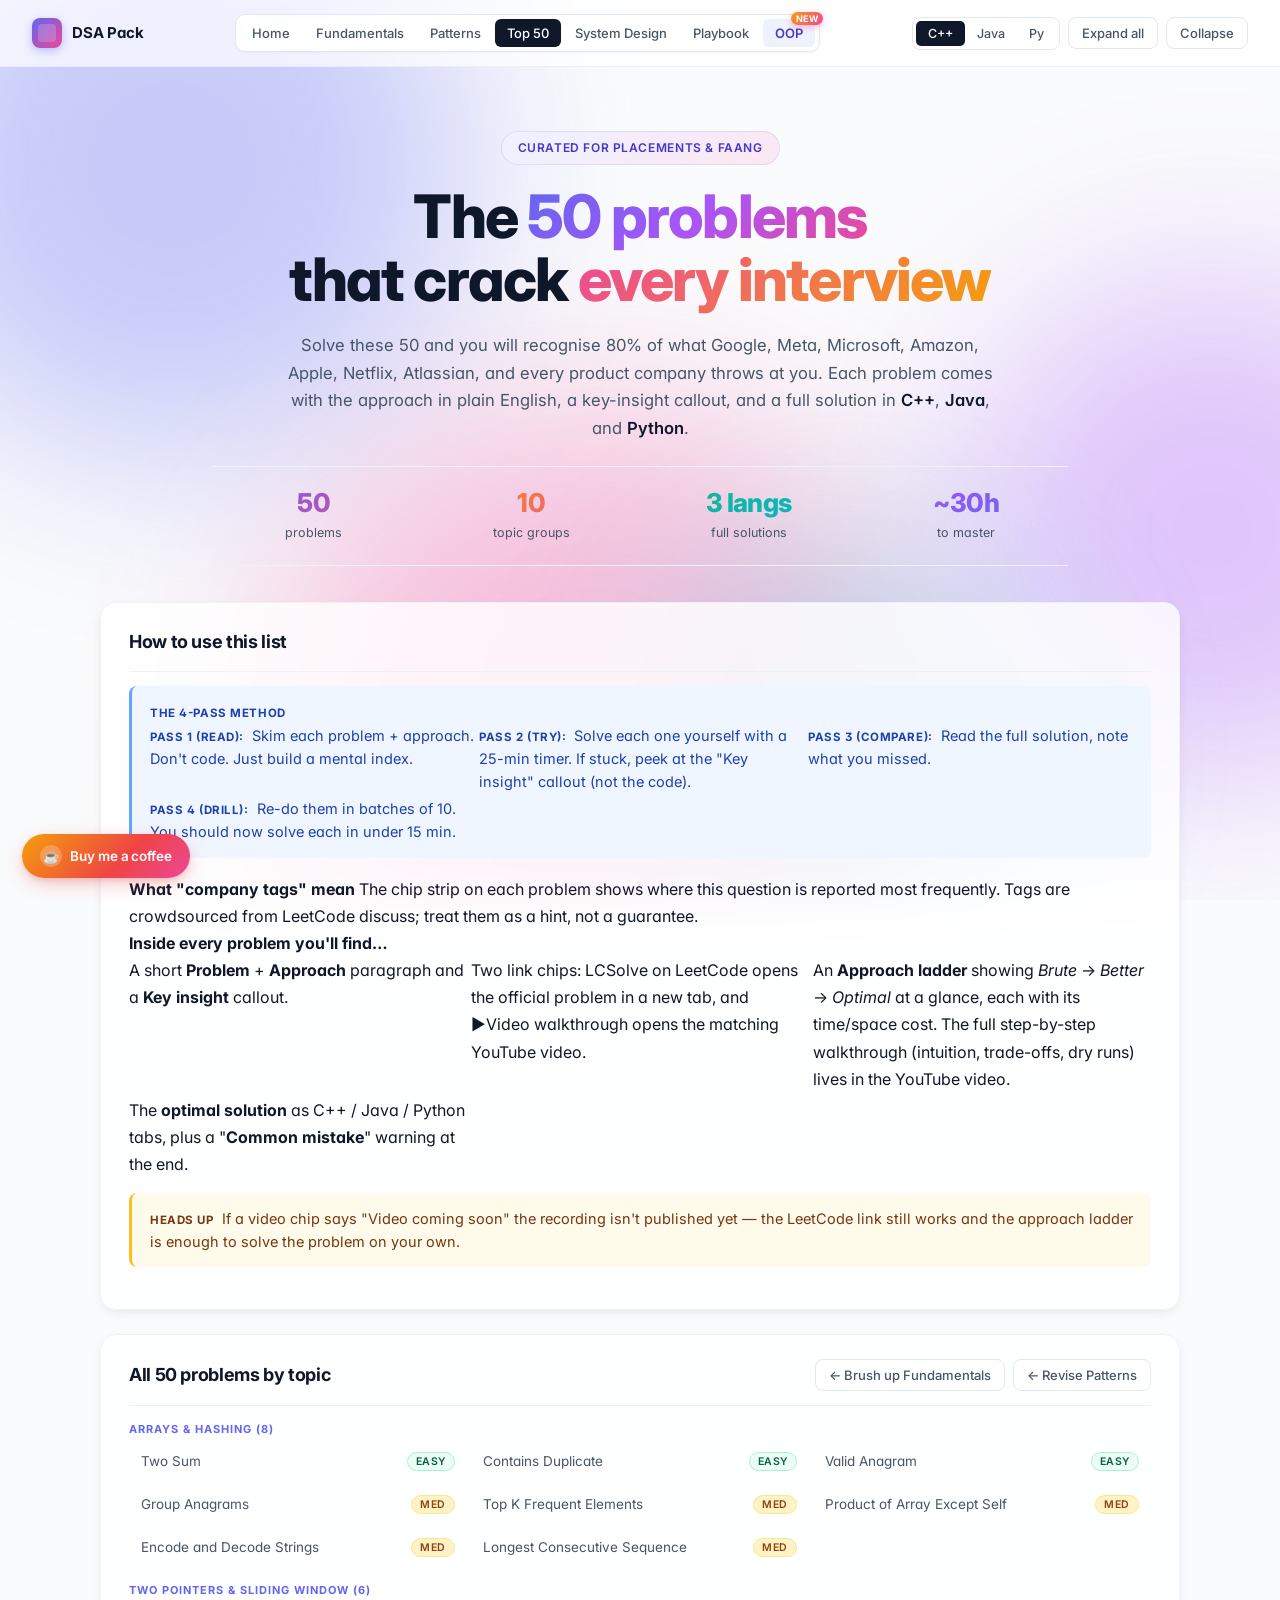
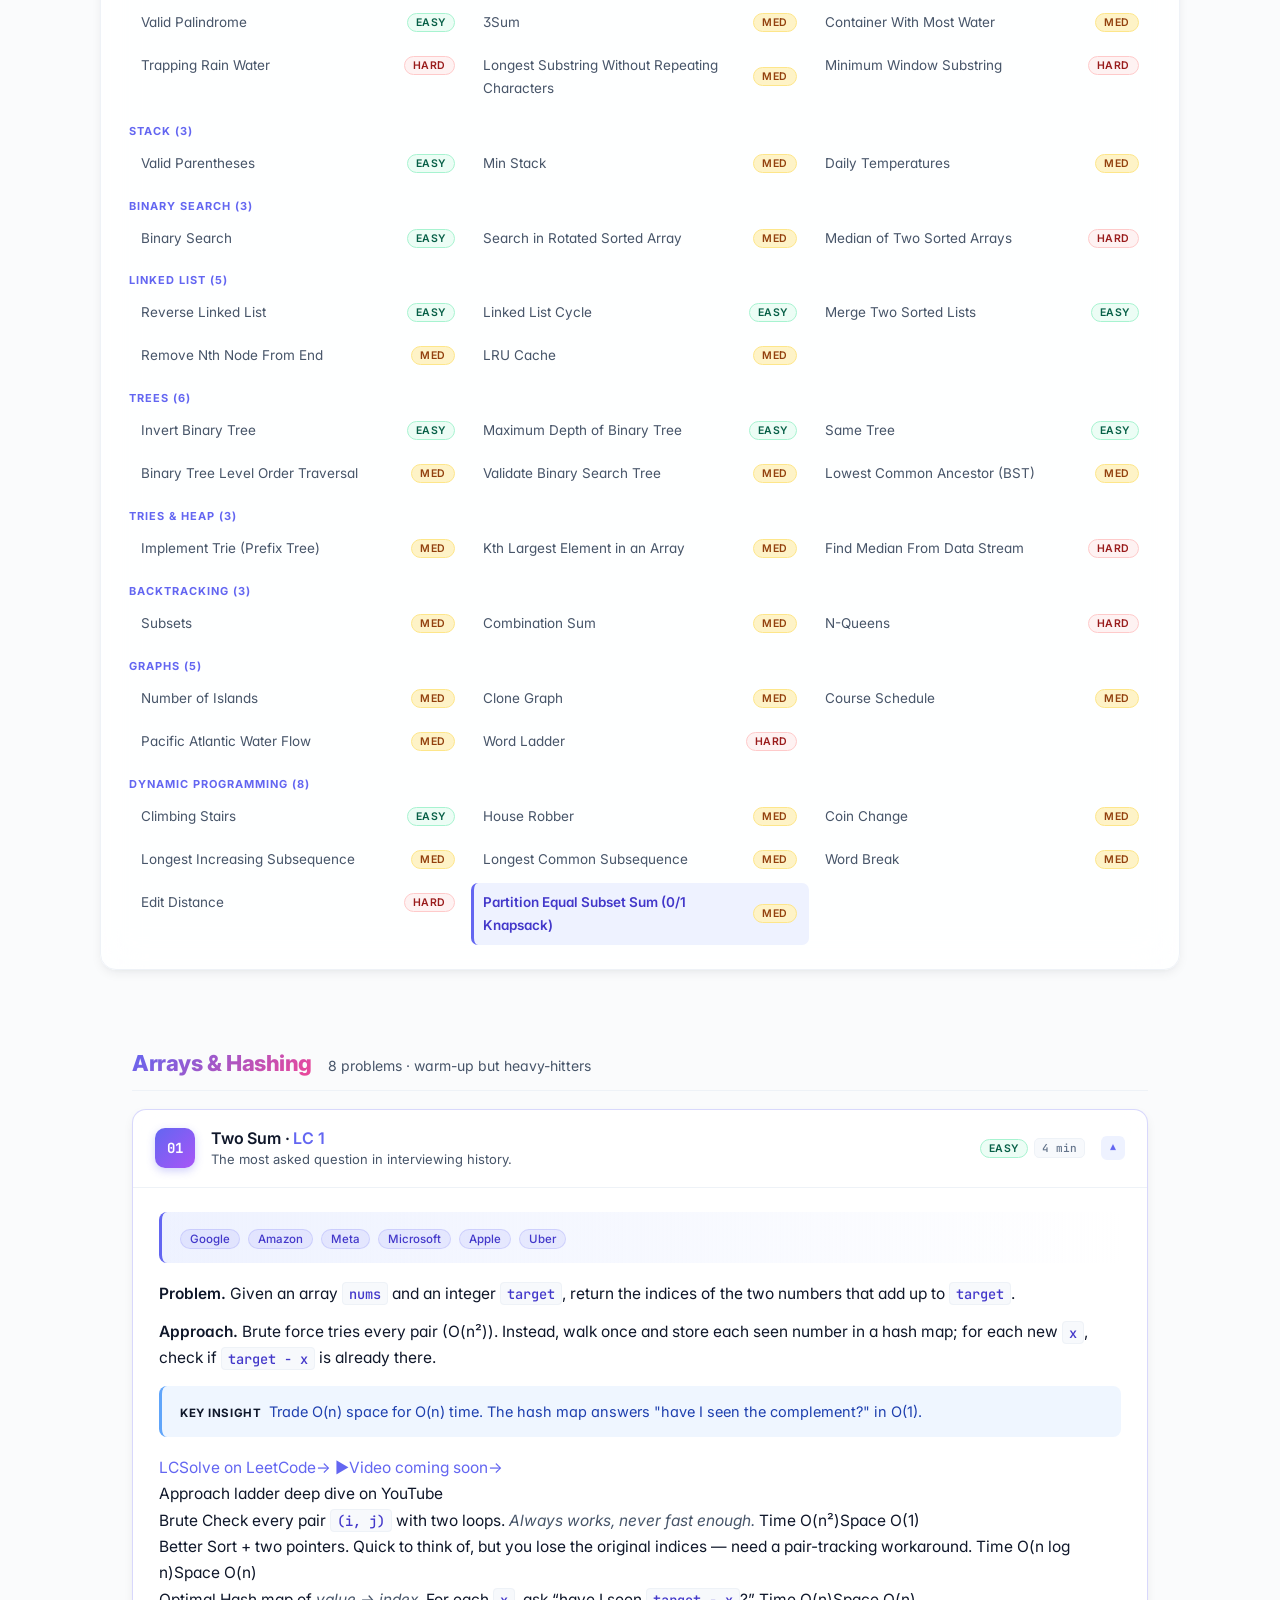
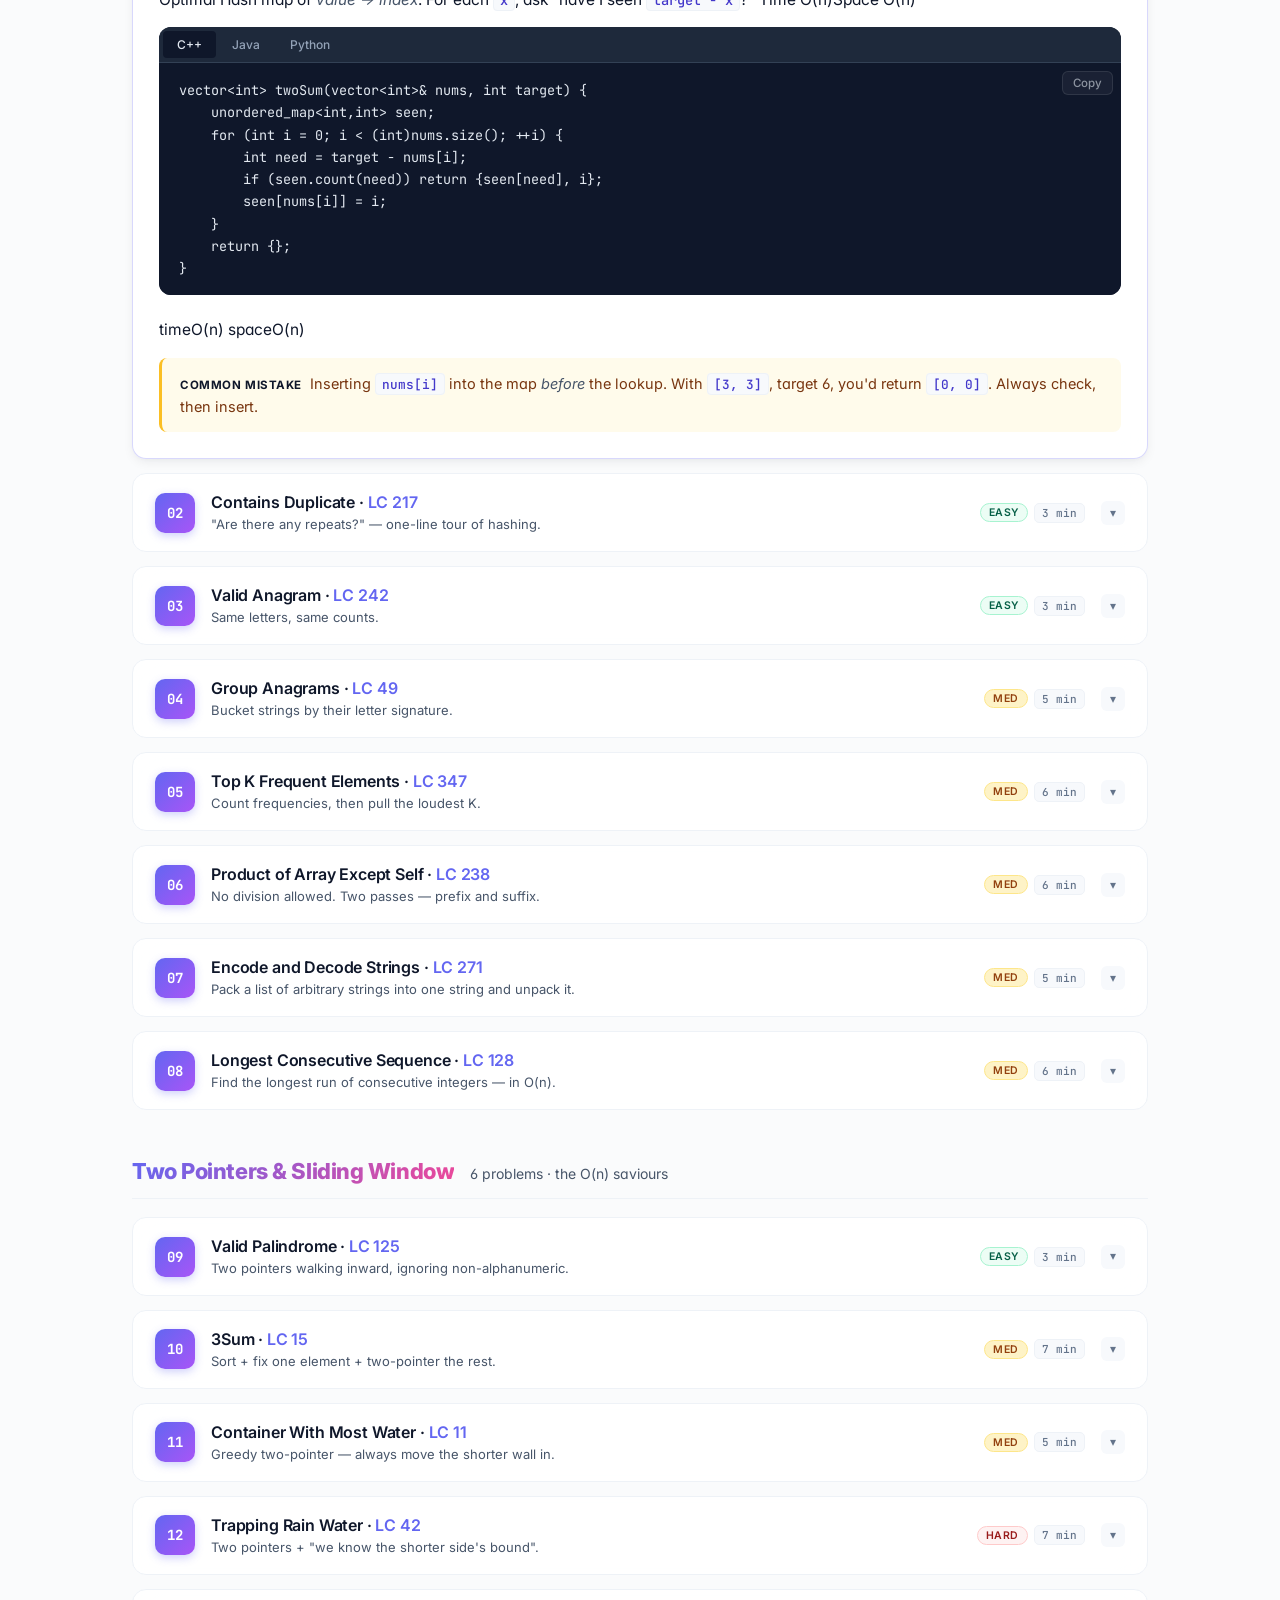
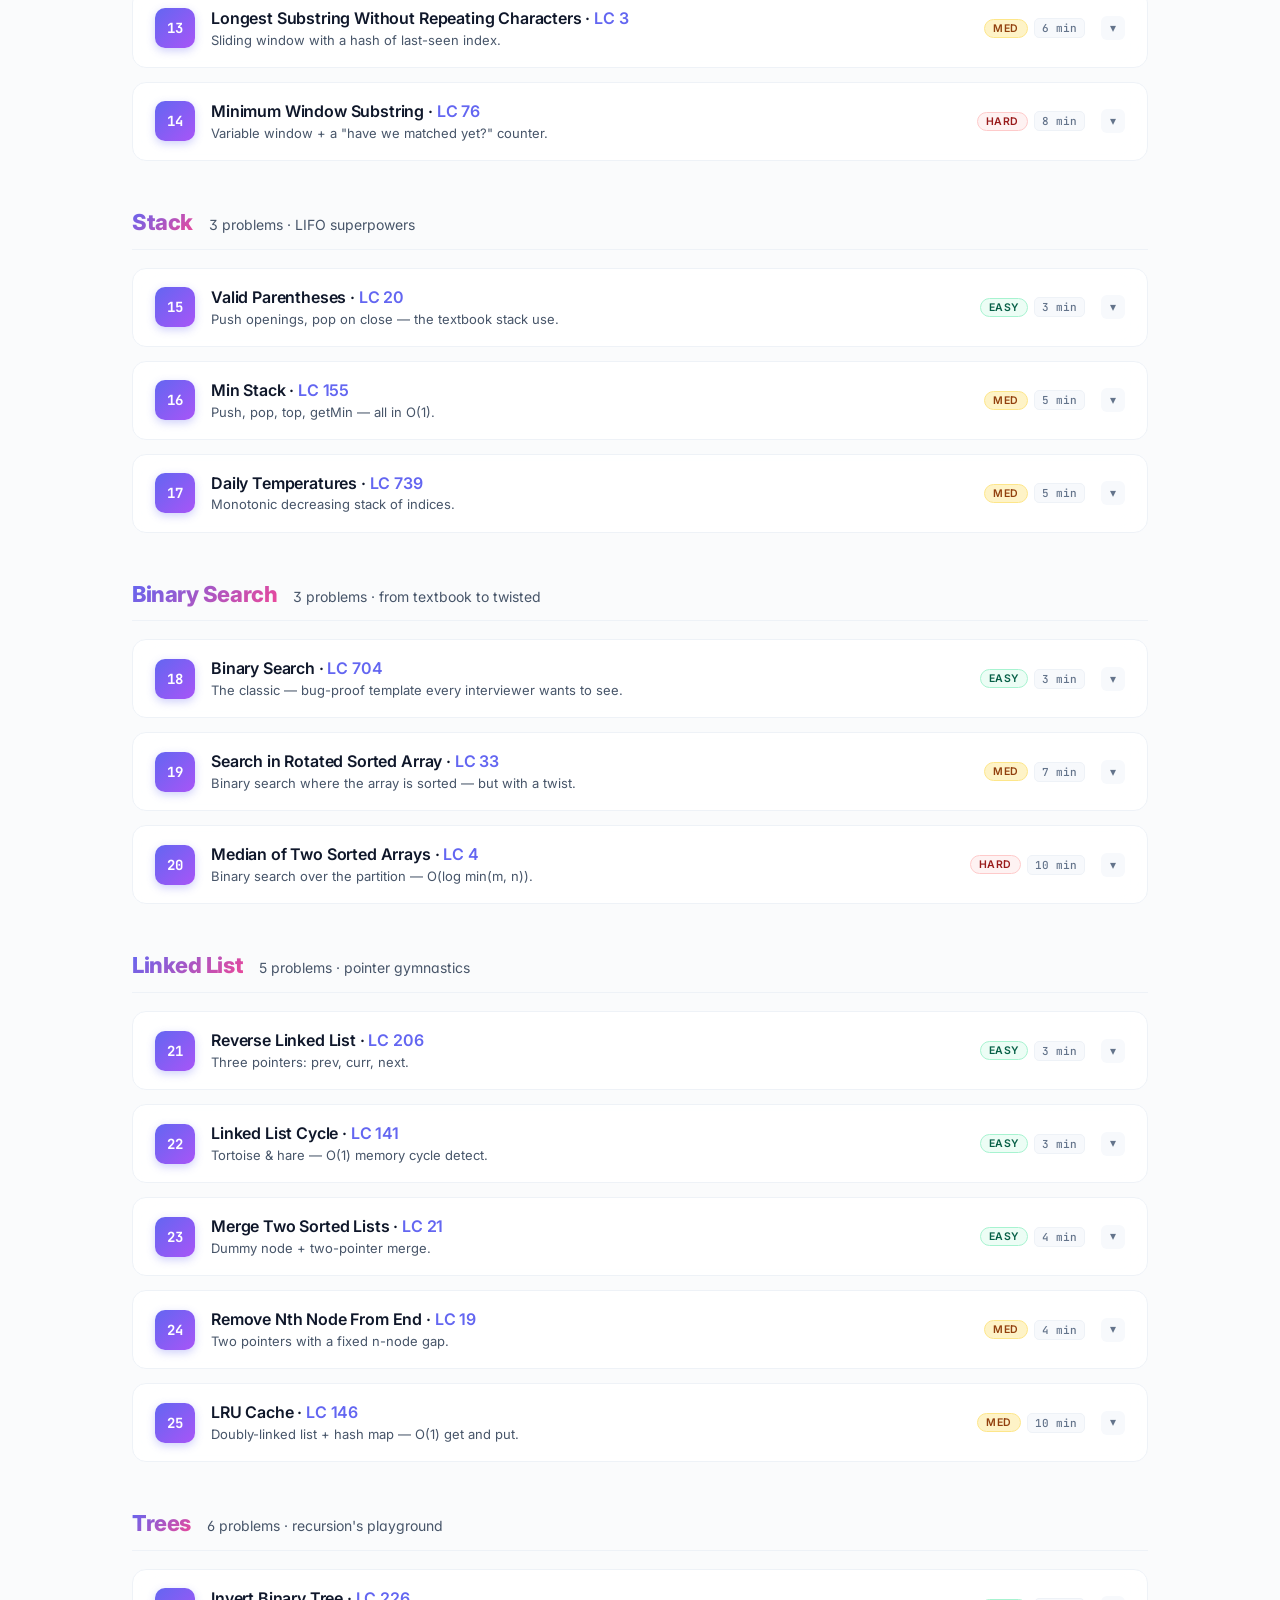
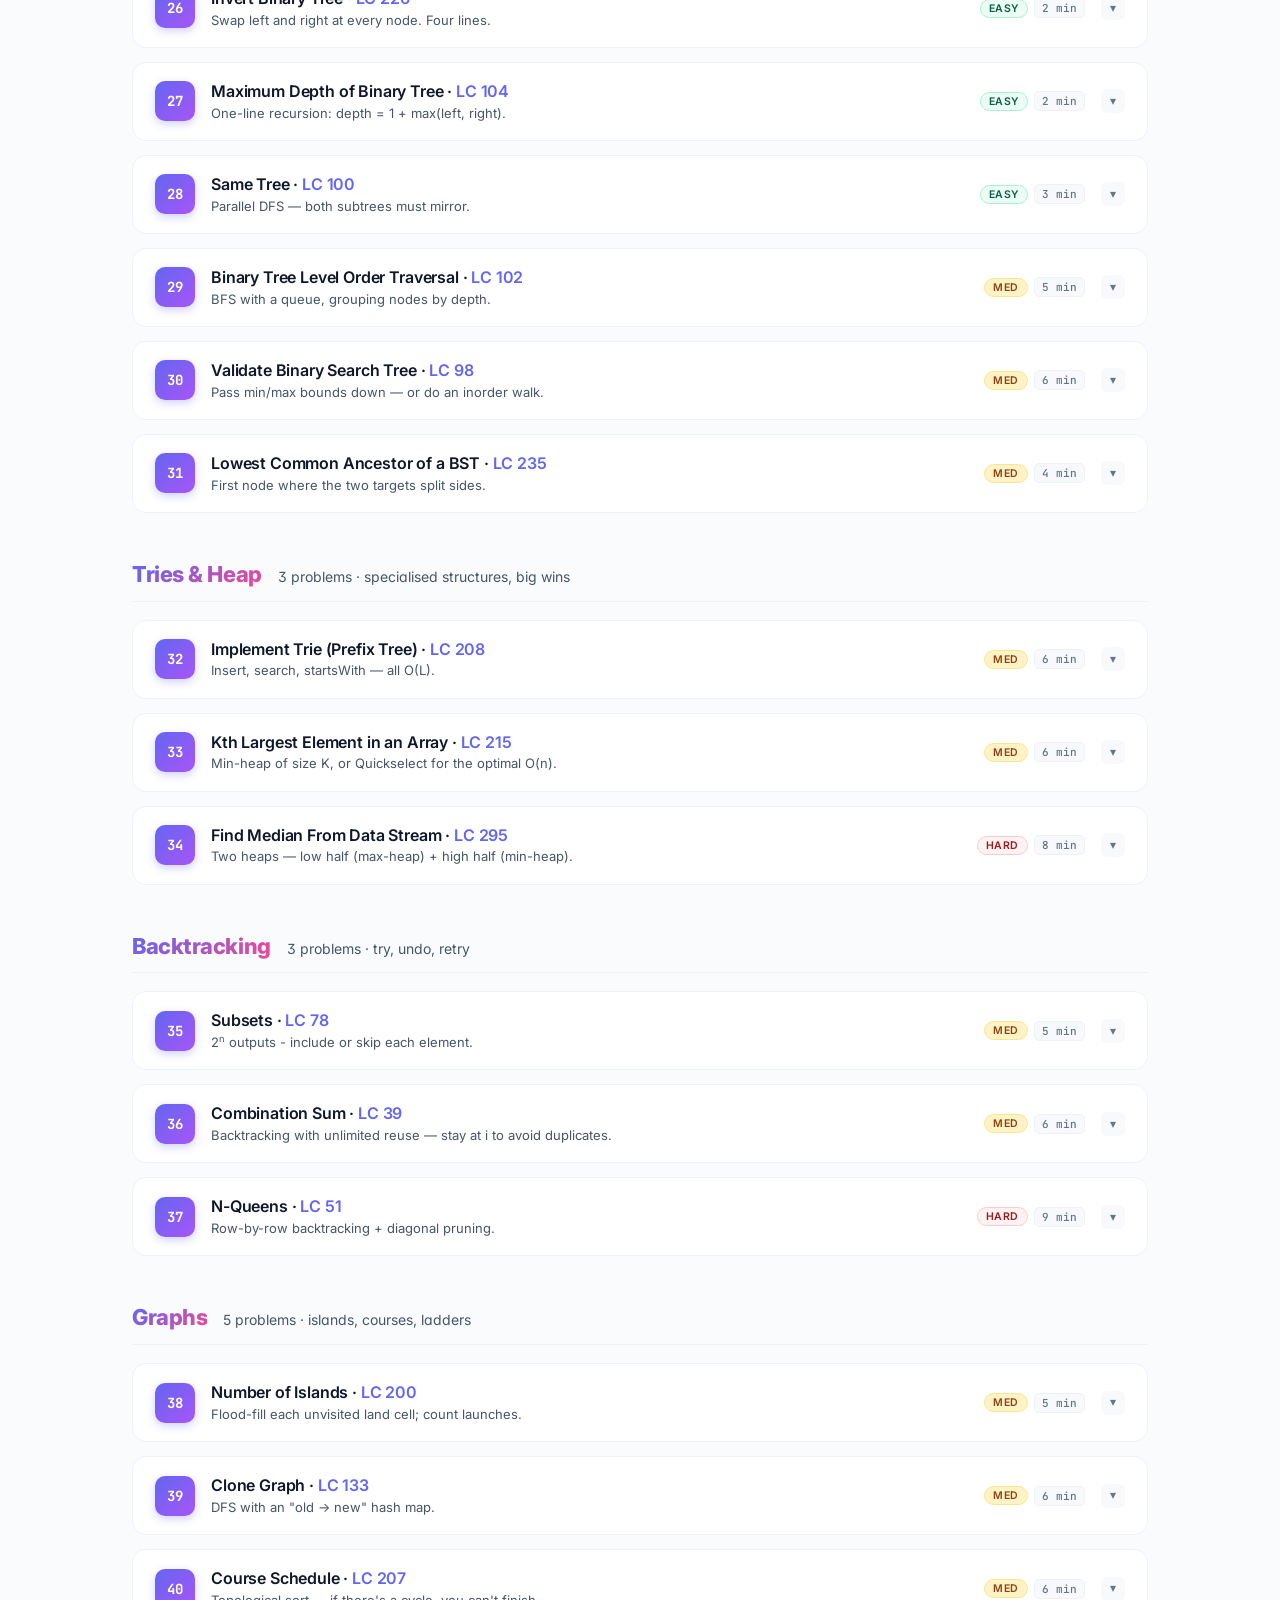
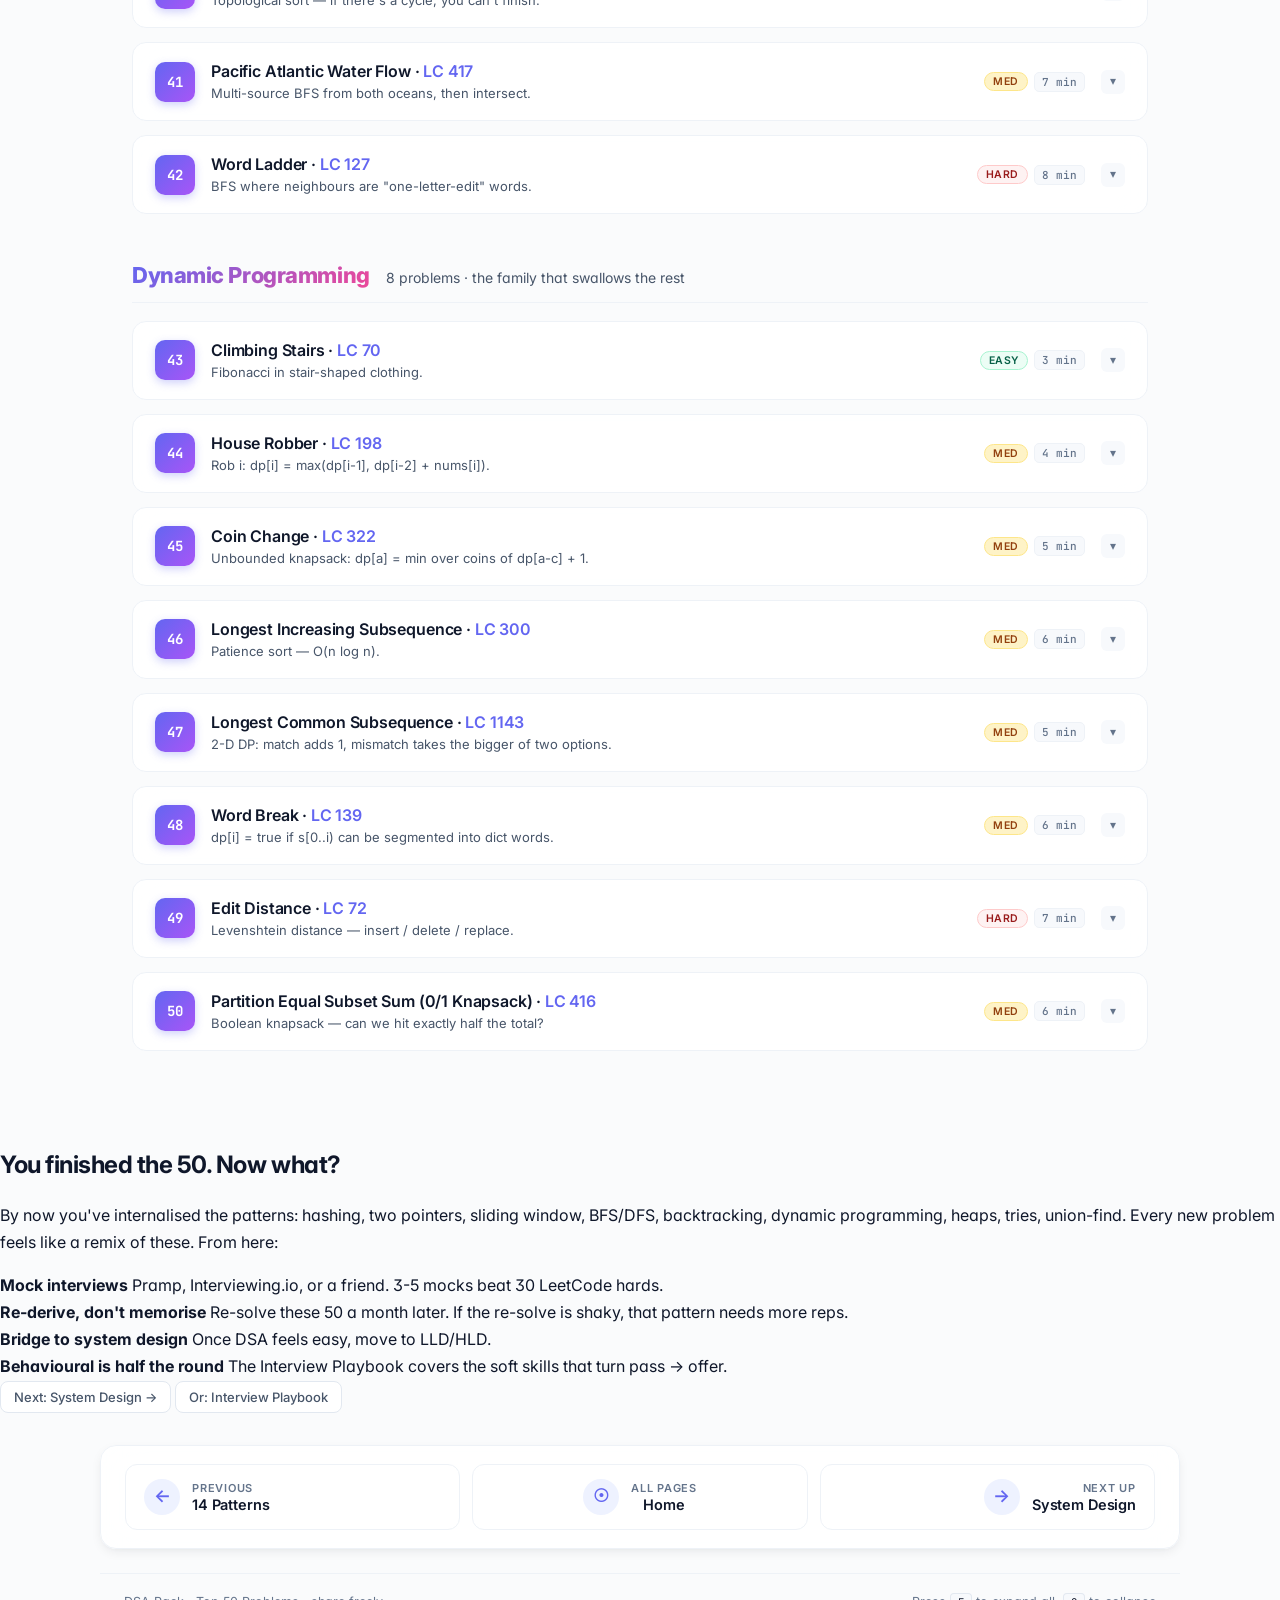
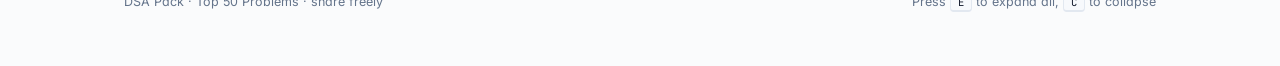
<file: top-50-problems.html>
<!DOCTYPE html>
<html lang="en">
<head>
  <meta charset="UTF-8" />
  <meta name="viewport" content="width=device-width, initial-scale=1.0, viewport-fit=cover" />
  <meta name="theme-color" content="#0F1A2E" />
  <meta name="description" content="The 50 DSA problems that crack Google, Meta, Microsoft, Amazon, and every product-company interview. Full solutions in C++, Java, and Python." />

  <meta property="og:title" content="Top 50 DSA Problems - DSA Pack" />
  <meta property="og:description" content="50 must-do problems with full multi-language solutions, approach, and complexity." />
  <meta property="og:type" content="website" />
  <meta property="og:image" content="assets/dsa-hero.svg" />

  <title>Top 50 Problems - DSA Pack</title>
  <link rel="icon" type="image/svg+xml" href="assets/dsa-hero.svg" />
  <link rel="stylesheet" href="dsa.css" />
</head>
<body>

<div class="progress-bar" id="progress"></div>

<header class="topbar">
  <div class="topbar-inner">
    <a href="index.html" class="brand bare" aria-label="DSA Pack home">
      <span class="brand-dot"></span>
      <span>DSA Pack</span>
    </a>

    <nav class="nav-tabs" aria-label="Pack navigation">
      <a class="nav-tab home-tab"    href="index.html">Home</a>
      <a class="nav-tab"             href="dsa-fundamentals.html">Fundamentals</a>
      <a class="nav-tab"             href="dsa.html">Patterns</a>
      <a class="nav-tab active"      href="top-50-problems.html">Top 50</a>
      <a class="nav-tab"             href="system-design.html">System Design</a>
      <a class="nav-tab"             href="interview-playbook.html">Playbook</a>
      <a class="nav-tab"             href="oop-notes.html">OOP</a>
    </nav>

    <div class="topbar-actions">
      <div class="lang-switcher" role="group" aria-label="Code language">
        <button data-lang="cpp">C++</button>
        <button data-lang="java">Java</button>
        <button data-lang="python">Py</button>
      </div>
      <button class="btn" id="expand-all">Expand all</button>
      <button class="btn" id="collapse-all">Collapse</button>
    </div>
  </div>
</header>

<!-- ============== HERO ============== -->
<section class="hero" id="top">
  <p class="eyebrow">curated for placements &amp; FAANG</p>
  <h1>The <span class="accent">50 problems</span><br>that crack <span class="accent2">every interview</span></h1>
  <p class="lede">
    Solve these 50 and you will recognise 80% of what Google, Meta, Microsoft, Amazon, Apple,
    Netflix, Atlassian, and every product company throws at you. Each problem comes with the
    approach in plain English, a key-insight callout, and a full solution in
    <strong>C++</strong>, <strong>Java</strong>, and <strong>Python</strong>.
  </p>
  <img src="assets/company-pyramid.svg" alt="Top tech companies pyramid" class="hero-mascot" />
  <div class="hero-stats">
    <div class="hero-stat"><span class="num">50</span><span class="label">problems</span></div>
    <div class="hero-stat"><span class="num orange">10</span><span class="label">topic groups</span></div>
    <div class="hero-stat"><span class="num green">3 langs</span><span class="label">full solutions</span></div>
    <div class="hero-stat"><span class="num purple">~30h</span><span class="label">to master</span></div>
  </div>
</section>

<!-- ============== HOW TO USE ============== -->
<section class="toc" id="how-to-use" aria-label="How to use this list" style="margin-top:0;">
  <div class="toc-head">
    <h2>How to use this list</h2>
  </div>
  <div class="callout tip"><strong>The 4-pass method</strong>
    <ul>
      <li><strong>Pass 1 (read):</strong> Skim each problem + approach. Don't code. Just build a mental index.</li>
      <li><strong>Pass 2 (try):</strong> Solve each one yourself with a 25-min timer. If stuck, peek at the "Key insight" callout (not the code).</li>
      <li><strong>Pass 3 (compare):</strong> Read the full solution, note what you missed.</li>
      <li><strong>Pass 4 (drill):</strong> Re-do them in batches of 10. You should now solve each in under 15 min.</li>
    </ul>
  </div>
  <div class="callout"><strong>What "company tags" mean</strong> The chip strip on each problem shows where this question is reported most frequently. Tags are crowdsourced from LeetCode discuss; treat them as a hint, not a guarantee.</div>

  <div class="callout"><strong>Inside every problem you'll find&hellip;</strong>
    <ul>
      <li>A short <strong>Problem</strong> + <strong>Approach</strong> paragraph and a <strong>Key insight</strong> callout.</li>
      <li>Two link chips: <span class="link-chip lc" style="pointer-events:none;"><span class="ico">LC</span><span class="label">Solve on LeetCode</span></span> opens the official problem in a new tab, and <span class="link-chip yt" style="pointer-events:none;"><span class="ico">&#9654;</span><span class="label">Video walkthrough</span></span> opens the matching YouTube video.</li>
      <li>An <strong>Approach ladder</strong> showing <em>Brute</em> &rarr; <em>Better</em> &rarr; <em>Optimal</em> at a glance, each with its time/space cost. The full step-by-step walkthrough (intuition, trade-offs, dry runs) lives in the YouTube video.</li>
      <li>The <strong>optimal solution</strong> as C++ / Java / Python tabs, plus a "<strong>Common mistake</strong>" warning at the end.</li>
    </ul>
  </div>
  <div class="callout warn"><strong>Heads up</strong> If a video chip says "Video coming soon" the recording isn't published yet &mdash; the LeetCode link still works and the approach ladder is enough to solve the problem on your own.</div>
</section>

<!-- ============== TOC ============== -->
<nav class="toc" id="contents" aria-label="Contents">
  <div class="toc-head">
    <h2>All 50 problems by topic</h2>
    <div class="toc-controls">
      <a class="btn" href="dsa-fundamentals.html">&larr; Brush up Fundamentals</a>
      <a class="btn" href="dsa.html">&larr; Revise Patterns</a>
    </div>
  </div>

  <div class="toc-section">Arrays &amp; Hashing (8)</div>
  <ol>
    <li><a href="#p-1"><span class="title">Two Sum</span> <span class="badge basic">easy</span></a></li>
    <li><a href="#p-2"><span class="title">Contains Duplicate</span> <span class="badge basic">easy</span></a></li>
    <li><a href="#p-3"><span class="title">Valid Anagram</span> <span class="badge basic">easy</span></a></li>
    <li><a href="#p-4"><span class="title">Group Anagrams</span> <span class="badge intermediate">med</span></a></li>
    <li><a href="#p-5"><span class="title">Top K Frequent Elements</span> <span class="badge intermediate">med</span></a></li>
    <li><a href="#p-6"><span class="title">Product of Array Except Self</span> <span class="badge intermediate">med</span></a></li>
    <li><a href="#p-7"><span class="title">Encode and Decode Strings</span> <span class="badge intermediate">med</span></a></li>
    <li><a href="#p-8"><span class="title">Longest Consecutive Sequence</span> <span class="badge intermediate">med</span></a></li>
  </ol>

  <div class="toc-section">Two Pointers &amp; Sliding Window (6)</div>
  <ol start="9">
    <li><a href="#p-9"><span class="title">Valid Palindrome</span> <span class="badge basic">easy</span></a></li>
    <li><a href="#p-10"><span class="title">3Sum</span> <span class="badge intermediate">med</span></a></li>
    <li><a href="#p-11"><span class="title">Container With Most Water</span> <span class="badge intermediate">med</span></a></li>
    <li><a href="#p-12"><span class="title">Trapping Rain Water</span> <span class="badge advanced">hard</span></a></li>
    <li><a href="#p-13"><span class="title">Longest Substring Without Repeating Characters</span> <span class="badge intermediate">med</span></a></li>
    <li><a href="#p-14"><span class="title">Minimum Window Substring</span> <span class="badge advanced">hard</span></a></li>
  </ol>

  <div class="toc-section">Stack (3)</div>
  <ol start="15">
    <li><a href="#p-15"><span class="title">Valid Parentheses</span> <span class="badge basic">easy</span></a></li>
    <li><a href="#p-16"><span class="title">Min Stack</span> <span class="badge intermediate">med</span></a></li>
    <li><a href="#p-17"><span class="title">Daily Temperatures</span> <span class="badge intermediate">med</span></a></li>
  </ol>

  <div class="toc-section">Binary Search (3)</div>
  <ol start="18">
    <li><a href="#p-18"><span class="title">Binary Search</span> <span class="badge basic">easy</span></a></li>
    <li><a href="#p-19"><span class="title">Search in Rotated Sorted Array</span> <span class="badge intermediate">med</span></a></li>
    <li><a href="#p-20"><span class="title">Median of Two Sorted Arrays</span> <span class="badge advanced">hard</span></a></li>
  </ol>

  <div class="toc-section">Linked List (5)</div>
  <ol start="21">
    <li><a href="#p-21"><span class="title">Reverse Linked List</span> <span class="badge basic">easy</span></a></li>
    <li><a href="#p-22"><span class="title">Linked List Cycle</span> <span class="badge basic">easy</span></a></li>
    <li><a href="#p-23"><span class="title">Merge Two Sorted Lists</span> <span class="badge basic">easy</span></a></li>
    <li><a href="#p-24"><span class="title">Remove Nth Node From End</span> <span class="badge intermediate">med</span></a></li>
    <li><a href="#p-25"><span class="title">LRU Cache</span> <span class="badge intermediate">med</span></a></li>
  </ol>

  <div class="toc-section">Trees (6)</div>
  <ol start="26">
    <li><a href="#p-26"><span class="title">Invert Binary Tree</span> <span class="badge basic">easy</span></a></li>
    <li><a href="#p-27"><span class="title">Maximum Depth of Binary Tree</span> <span class="badge basic">easy</span></a></li>
    <li><a href="#p-28"><span class="title">Same Tree</span> <span class="badge basic">easy</span></a></li>
    <li><a href="#p-29"><span class="title">Binary Tree Level Order Traversal</span> <span class="badge intermediate">med</span></a></li>
    <li><a href="#p-30"><span class="title">Validate Binary Search Tree</span> <span class="badge intermediate">med</span></a></li>
    <li><a href="#p-31"><span class="title">Lowest Common Ancestor (BST)</span> <span class="badge intermediate">med</span></a></li>
  </ol>

  <div class="toc-section">Tries &amp; Heap (3)</div>
  <ol start="32">
    <li><a href="#p-32"><span class="title">Implement Trie (Prefix Tree)</span> <span class="badge intermediate">med</span></a></li>
    <li><a href="#p-33"><span class="title">Kth Largest Element in an Array</span> <span class="badge intermediate">med</span></a></li>
    <li><a href="#p-34"><span class="title">Find Median From Data Stream</span> <span class="badge advanced">hard</span></a></li>
  </ol>

  <div class="toc-section">Backtracking (3)</div>
  <ol start="35">
    <li><a href="#p-35"><span class="title">Subsets</span> <span class="badge intermediate">med</span></a></li>
    <li><a href="#p-36"><span class="title">Combination Sum</span> <span class="badge intermediate">med</span></a></li>
    <li><a href="#p-37"><span class="title">N-Queens</span> <span class="badge advanced">hard</span></a></li>
  </ol>

  <div class="toc-section">Graphs (5)</div>
  <ol start="38">
    <li><a href="#p-38"><span class="title">Number of Islands</span> <span class="badge intermediate">med</span></a></li>
    <li><a href="#p-39"><span class="title">Clone Graph</span> <span class="badge intermediate">med</span></a></li>
    <li><a href="#p-40"><span class="title">Course Schedule</span> <span class="badge intermediate">med</span></a></li>
    <li><a href="#p-41"><span class="title">Pacific Atlantic Water Flow</span> <span class="badge intermediate">med</span></a></li>
    <li><a href="#p-42"><span class="title">Word Ladder</span> <span class="badge advanced">hard</span></a></li>
  </ol>

  <div class="toc-section">Dynamic Programming (8)</div>
  <ol start="43">
    <li><a href="#p-43"><span class="title">Climbing Stairs</span> <span class="badge basic">easy</span></a></li>
    <li><a href="#p-44"><span class="title">House Robber</span> <span class="badge intermediate">med</span></a></li>
    <li><a href="#p-45"><span class="title">Coin Change</span> <span class="badge intermediate">med</span></a></li>
    <li><a href="#p-46"><span class="title">Longest Increasing Subsequence</span> <span class="badge intermediate">med</span></a></li>
    <li><a href="#p-47"><span class="title">Longest Common Subsequence</span> <span class="badge intermediate">med</span></a></li>
    <li><a href="#p-48"><span class="title">Word Break</span> <span class="badge intermediate">med</span></a></li>
    <li><a href="#p-49"><span class="title">Edit Distance</span> <span class="badge advanced">hard</span></a></li>
    <li><a href="#p-50"><span class="title">Partition Equal Subset Sum (0/1 Knapsack)</span> <span class="badge intermediate">med</span></a></li>
  </ol>
</nav>

<main class="lessons">

<div class="section-break"><span class="label">Arrays &amp; Hashing</span> <span class="sub">8 problems &middot; warm-up but heavy-hitters</span></div>

<!-- ========= P1 - Two Sum ========= -->
<details class="lesson" id="p-1" open>
  <summary>
    <span class="num">01</span>
    <span class="heading">
      <span class="title">Two Sum &middot; <a href="https://leetcode.com/problems/two-sum/" target="_blank" rel="noopener">LC 1</a></span>
      <span class="subtitle">The most asked question in interviewing history.</span>
    </span>
    <span class="meta"><span class="badge basic">easy</span><span class="reading-time">4 min</span></span>
    <span class="chevron">&#9662;</span>
  </summary>
  <div class="lesson-body">
    <div class="fingerprint">
      <span class="tag">Google</span> <span class="tag">Amazon</span> <span class="tag">Meta</span> <span class="tag">Microsoft</span> <span class="tag">Apple</span> <span class="tag">Uber</span>
    </div>
    <p><strong>Problem.</strong> Given an array <code>nums</code> and an integer <code>target</code>, return the indices of the two numbers that add up to <code>target</code>.</p>
    <p><strong>Approach.</strong> Brute force tries every pair (O(n&sup2;)). Instead, walk once and store each seen number in a hash map; for each new <code>x</code>, check if <code>target - x</code> is already there.</p>
    <div class="callout tip"><strong>Key insight</strong> Trade O(n) space for O(n) time. The hash map answers "have I seen the complement?" in O(1).</div>

    <div class="problem-links">
      <a class="link-chip lc" href="https://leetcode.com/problems/two-sum/" target="_blank" rel="noopener">
        <span class="ico">LC</span><span class="label">Solve on LeetCode</span><span class="arr">&rarr;</span>
      </a>
      <a class="link-chip yt" data-yt="p-1">
        <span class="ico">&#9654;</span><span class="label">Video coming soon</span><span class="arr">&rarr;</span>
      </a>
    </div>

    <div class="approach-ladder">
      <div class="approach-ladder-title">Approach ladder <span class="hint">deep dive on YouTube</span></div>
      <div class="rung brute">
        <span class="rank">Brute</span>
        <span class="how">Check every pair <code>(i, j)</code> with two loops. <em>Always works, never fast enough.</em></span>
        <span class="cx"><span>Time O(n&sup2;)</span><span>Space O(1)</span></span>
      </div>
      <div class="rung better">
        <span class="rank">Better</span>
        <span class="how">Sort + two pointers. Quick to think of, but you lose the original indices &mdash; need a pair-tracking workaround.</span>
        <span class="cx"><span>Time O(n log n)</span><span>Space O(n)</span></span>
      </div>
      <div class="rung optimal">
        <span class="rank">Optimal</span>
        <span class="how">Hash map of <em>value &rarr; index</em>. For each <code>x</code>, ask &ldquo;have I seen <code>target - x</code>?&rdquo;</span>
        <span class="cx"><span>Time O(n)</span><span>Space O(n)</span></span>
      </div>
    </div>

    <div class="code-tabs" data-snippet="p1">
      <div class="tab-strip">
        <button class="tab active" data-lang="cpp">C++</button>
        <button class="tab" data-lang="java">Java</button>
        <button class="tab" data-lang="python">Python</button>
      </div>
      <pre class="tab-pane active" data-lang="cpp"><code>vector&lt;int&gt; twoSum(vector&lt;int&gt;&amp; nums, int target) {
    unordered_map&lt;int,int&gt; seen;
    for (int i = 0; i &lt; (int)nums.size(); ++i) {
        int need = target - nums[i];
        if (seen.count(need)) return {seen[need], i};
        seen[nums[i]] = i;
    }
    return {};
}</code></pre>
      <pre class="tab-pane" data-lang="java"><code>int[] twoSum(int[] nums, int target) {
    Map&lt;Integer, Integer&gt; seen = new HashMap&lt;&gt;();
    for (int i = 0; i &lt; nums.length; i++) {
        int need = target - nums[i];
        if (seen.containsKey(need)) return new int[]{seen.get(need), i};
        seen.put(nums[i], i);
    }
    return new int[0];
}</code></pre>
      <pre class="tab-pane" data-lang="python"><code>def two_sum(nums, target):
    seen = {}
    for i, x in enumerate(nums):
        need = target - x
        if need in seen: return [seen[need], i]
        seen[x] = i</code></pre>
    </div>
    <div class="complexity-row">
      <span class="pill"><span class="k">time</span><span class="v">O(n)</span></span>
      <span class="pill"><span class="k">space</span><span class="v">O(n)</span></span>
    </div>
    <div class="callout warn"><strong>Common mistake</strong> Inserting <code>nums[i]</code> into the map <em>before</em> the lookup. With <code>[3, 3]</code>, target 6, you'd return <code>[0, 0]</code>. Always check, then insert.</div>
  </div>
</details>

<!-- ========= P2 - Contains Duplicate ========= -->
<details class="lesson" id="p-2">
  <summary>
    <span class="num">02</span>
    <span class="heading">
      <span class="title">Contains Duplicate &middot; <a href="https://leetcode.com/problems/contains-duplicate/" target="_blank" rel="noopener">LC 217</a></span>
      <span class="subtitle">"Are there any repeats?" &mdash; one-line tour of hashing.</span>
    </span>
    <span class="meta"><span class="badge basic">easy</span><span class="reading-time">3 min</span></span>
    <span class="chevron">&#9662;</span>
  </summary>
  <div class="lesson-body">
    <div class="fingerprint">
      <span class="tag">Amazon</span> <span class="tag">Microsoft</span> <span class="tag">Google</span> <span class="tag">Apple</span>
    </div>
    <p><strong>Problem.</strong> Return <code>true</code> if any value appears at least twice in <code>nums</code>, else <code>false</code>.</p>
    <p><strong>Approach.</strong> Put everything in a HashSet. If the set's size after insertion is less than the array's, a duplicate exists. One-pass version: insert as we walk and bail out the moment a duplicate appears.</p>
    <div class="callout tip"><strong>Key insight</strong> When the question is "any repeats" / "first repeat" / "unique?", reach for a HashSet first.</div>

    <div class="problem-links">
      <a class="link-chip lc" href="https://leetcode.com/problems/contains-duplicate/" target="_blank" rel="noopener">
        <span class="ico">LC</span><span class="label">Solve on LeetCode</span><span class="arr">&rarr;</span>
      </a>
      <a class="link-chip yt" data-yt="p-2">
        <span class="ico">&#9654;</span><span class="label">Video coming soon</span><span class="arr">&rarr;</span>
      </a>
    </div>

    <div class="approach-ladder">
      <div class="approach-ladder-title">Approach ladder <span class="hint">deep dive on YouTube</span></div>
      <div class="rung brute">
        <span class="rank">Brute</span>
        <span class="how">Compare every pair of indices.</span>
        <span class="cx"><span>Time O(n&sup2;)</span><span>Space O(1)</span></span>
      </div>
      <div class="rung better">
        <span class="rank">Better</span>
        <span class="how">Sort, then scan once and look for adjacent equals.</span>
        <span class="cx"><span>Time O(n log n)</span><span>Space O(1)</span></span>
      </div>
      <div class="rung optimal">
        <span class="rank">Optimal</span>
        <span class="how">Walk once, insert into a HashSet. The moment <code>insert</code> says &ldquo;already there&rdquo;, return true.</span>
        <span class="cx"><span>Time O(n)</span><span>Space O(n)</span></span>
      </div>
    </div>

    <div class="code-tabs" data-snippet="p2">
      <div class="tab-strip">
        <button class="tab active" data-lang="cpp">C++</button>
        <button class="tab" data-lang="java">Java</button>
        <button class="tab" data-lang="python">Python</button>
      </div>
      <pre class="tab-pane active" data-lang="cpp"><code>bool containsDuplicate(vector&lt;int&gt;&amp; nums) {
    unordered_set&lt;int&gt; seen;
    for (int x : nums)
        if (!seen.insert(x).second) return true;
    return false;
}</code></pre>
      <pre class="tab-pane" data-lang="java"><code>boolean containsDuplicate(int[] nums) {
    Set&lt;Integer&gt; seen = new HashSet&lt;&gt;();
    for (int x : nums) if (!seen.add(x)) return true;
    return false;
}</code></pre>
      <pre class="tab-pane" data-lang="python"><code>def contains_duplicate(nums):
    return len(set(nums)) != len(nums)</code></pre>
    </div>
    <div class="complexity-row">
      <span class="pill"><span class="k">time</span><span class="v">O(n)</span></span>
      <span class="pill"><span class="k">space</span><span class="v">O(n)</span></span>
    </div>
  </div>
</details>

<!-- ========= P3 - Valid Anagram ========= -->
<details class="lesson" id="p-3">
  <summary>
    <span class="num">03</span>
    <span class="heading">
      <span class="title">Valid Anagram &middot; <a href="https://leetcode.com/problems/valid-anagram/" target="_blank" rel="noopener">LC 242</a></span>
      <span class="subtitle">Same letters, same counts.</span>
    </span>
    <span class="meta"><span class="badge basic">easy</span><span class="reading-time">3 min</span></span>
    <span class="chevron">&#9662;</span>
  </summary>
  <div class="lesson-body">
    <div class="fingerprint">
      <span class="tag">Amazon</span> <span class="tag">Microsoft</span> <span class="tag">Bloomberg</span> <span class="tag">Meta</span>
    </div>
    <p><strong>Problem.</strong> Return <code>true</code> if string <code>t</code> is an anagram of <code>s</code>.</p>
    <p><strong>Approach.</strong> Count letters in both. If counts match, they're anagrams. For lowercase English only, a fixed 26-int array beats a HashMap on speed and memory.</p>
    <div class="callout tip"><strong>Key insight</strong> Use one array; <code>++</code> for <code>s</code>, <code>--</code> for <code>t</code>. If any cell ends &ne; 0, not anagram.</div>

    <div class="problem-links">
      <a class="link-chip lc" href="https://leetcode.com/problems/valid-anagram/" target="_blank" rel="noopener">
        <span class="ico">LC</span><span class="label">Solve on LeetCode</span><span class="arr">&rarr;</span>
      </a>
      <a class="link-chip yt" data-yt="p-3">
        <span class="ico">&#9654;</span><span class="label">Video coming soon</span><span class="arr">&rarr;</span>
      </a>
    </div>

    <div class="approach-ladder">
      <div class="approach-ladder-title">Approach ladder <span class="hint">deep dive on YouTube</span></div>
      <div class="rung brute">
        <span class="rank">Brute</span>
        <span class="how">For each character of <code>s</code>, scan <code>t</code> to "use up" one matching letter.</span>
        <span class="cx"><span>Time O(n&sup2;)</span><span>Space O(n)</span></span>
      </div>
      <div class="rung better">
        <span class="rank">Better</span>
        <span class="how">Sort both strings and compare. Easy to think of in 10 seconds.</span>
        <span class="cx"><span>Time O(n log n)</span><span>Space O(n)</span></span>
      </div>
      <div class="rung optimal">
        <span class="rank">Optimal</span>
        <span class="how">Single 26-slot frequency array (or hash map): <code>++</code> for each letter in <code>s</code>, <code>--</code> for each letter in <code>t</code>. All zero at the end &rarr; anagram.</span>
        <span class="cx"><span>Time O(n)</span><span>Space O(1)</span></span>
      </div>
    </div>

    <div class="code-tabs" data-snippet="p3">
      <div class="tab-strip">
        <button class="tab active" data-lang="cpp">C++</button>
        <button class="tab" data-lang="java">Java</button>
        <button class="tab" data-lang="python">Python</button>
      </div>
      <pre class="tab-pane active" data-lang="cpp"><code>bool isAnagram(string s, string t) {
    if (s.size() != t.size()) return false;
    int cnt[26] = {0};
    for (int i = 0; i &lt; (int)s.size(); ++i) {
        cnt[s[i] - 'a']++;
        cnt[t[i] - 'a']--;
    }
    for (int c : cnt) if (c) return false;
    return true;
}</code></pre>
      <pre class="tab-pane" data-lang="java"><code>boolean isAnagram(String s, String t) {
    if (s.length() != t.length()) return false;
    int[] cnt = new int[26];
    for (int i = 0; i &lt; s.length(); i++) {
        cnt[s.charAt(i) - 'a']++;
        cnt[t.charAt(i) - 'a']--;
    }
    for (int c : cnt) if (c != 0) return false;
    return true;
}</code></pre>
      <pre class="tab-pane" data-lang="python"><code>from collections import Counter
def is_anagram(s, t):
    return Counter(s) == Counter(t)</code></pre>
    </div>
    <div class="complexity-row">
      <span class="pill"><span class="k">time</span><span class="v">O(n)</span></span>
      <span class="pill"><span class="k">space</span><span class="v">O(1)</span></span>
    </div>
  </div>
</details>

<!-- ========= P4 - Group Anagrams ========= -->
<details class="lesson" id="p-4">
  <summary>
    <span class="num">04</span>
    <span class="heading">
      <span class="title">Group Anagrams &middot; <a href="https://leetcode.com/problems/group-anagrams/" target="_blank" rel="noopener">LC 49</a></span>
      <span class="subtitle">Bucket strings by their letter signature.</span>
    </span>
    <span class="meta"><span class="badge intermediate">med</span><span class="reading-time">5 min</span></span>
    <span class="chevron">&#9662;</span>
  </summary>
  <div class="lesson-body">
    <div class="fingerprint">
      <span class="tag">Amazon</span> <span class="tag">Meta</span> <span class="tag">Google</span> <span class="tag">Microsoft</span> <span class="tag">Uber</span>
    </div>
    <p><strong>Problem.</strong> Group strings that are anagrams of each other.</p>
    <p><strong>Approach.</strong> For each string, build a <em>signature</em> that's identical for all its anagrams &mdash; sorted chars, or a 26-int frequency tuple. Bucket strings by that signature in a HashMap.</p>
    <div class="callout tip"><strong>Key insight</strong> The frequency tuple is O(n) per string (vs O(n log n) for sorting); over m strings of avg length n that's O(m &middot; n) overall.</div>

    <div class="problem-links">
      <a class="link-chip lc" href="https://leetcode.com/problems/group-anagrams/" target="_blank" rel="noopener">
        <span class="ico">LC</span><span class="label">Solve on LeetCode</span><span class="arr">&rarr;</span>
      </a>
      <a class="link-chip yt" data-yt="p-4">
        <span class="ico">&#9654;</span><span class="label">Video coming soon</span><span class="arr">&rarr;</span>
      </a>
    </div>

    <div class="approach-ladder">
      <div class="approach-ladder-title">Approach ladder <span class="hint">deep dive on YouTube</span></div>
      <div class="rung brute">
        <span class="rank">Brute</span>
        <span class="how">For every word, scan the whole list and "isAnagram" against each other word. Group as you go.</span>
        <span class="cx"><span>Time O(n&sup2; &middot; k)</span><span>Space O(n &middot; k)</span></span>
      </div>
      <div class="rung better">
        <span class="rank">Better</span>
        <span class="how">Sort each word's letters and use that sorted string as a hash-map key. Same anagrams &rarr; same key.</span>
        <span class="cx"><span>Time O(n &middot; k log k)</span><span>Space O(n &middot; k)</span></span>
      </div>
      <div class="rung optimal">
        <span class="rank">Optimal</span>
        <span class="how">Use the 26-letter frequency tuple as the key &mdash; counting is linear in word length, no sort.</span>
        <span class="cx"><span>Time O(n &middot; k)</span><span>Space O(n &middot; k)</span></span>
      </div>
    </div>

    <div class="code-tabs" data-snippet="p4">
      <div class="tab-strip">
        <button class="tab active" data-lang="cpp">C++</button>
        <button class="tab" data-lang="java">Java</button>
        <button class="tab" data-lang="python">Python</button>
      </div>
      <pre class="tab-pane active" data-lang="cpp"><code>vector&lt;vector&lt;string&gt;&gt; groupAnagrams(vector&lt;string&gt;&amp; strs) {
    unordered_map&lt;string, vector&lt;string&gt;&gt; groups;
    for (auto&amp; s : strs) {
        string key(26, '0');
        for (char c : s) key[c - 'a']++;
        groups[key].push_back(s);
    }
    vector&lt;vector&lt;string&gt;&gt; out;
    for (auto&amp; [_, v] : groups) out.push_back(move(v));
    return out;
}</code></pre>
      <pre class="tab-pane" data-lang="java"><code>List&lt;List&lt;String&gt;&gt; groupAnagrams(String[] strs) {
    Map&lt;String, List&lt;String&gt;&gt; groups = new HashMap&lt;&gt;();
    for (String s : strs) {
        int[] cnt = new int[26];
        for (char c : s.toCharArray()) cnt[c - 'a']++;
        String key = Arrays.toString(cnt);
        groups.computeIfAbsent(key, k -&gt; new ArrayList&lt;&gt;()).add(s);
    }
    return new ArrayList&lt;&gt;(groups.values());
}</code></pre>
      <pre class="tab-pane" data-lang="python"><code>from collections import defaultdict
def group_anagrams(strs):
    groups = defaultdict(list)
    for s in strs:
        key = [0] * 26
        for c in s: key[ord(c) - 97] += 1
        groups[tuple(key)].append(s)
    return list(groups.values())</code></pre>
    </div>
    <div class="complexity-row">
      <span class="pill"><span class="k">time</span><span class="v">O(m &middot; n)</span></span>
      <span class="pill"><span class="k">space</span><span class="v">O(m &middot; n)</span></span>
    </div>
  </div>
</details>

<!-- ========= P5 - Top K Frequent ========= -->
<details class="lesson" id="p-5">
  <summary>
    <span class="num">05</span>
    <span class="heading">
      <span class="title">Top K Frequent Elements &middot; <a href="https://leetcode.com/problems/top-k-frequent-elements/" target="_blank" rel="noopener">LC 347</a></span>
      <span class="subtitle">Count frequencies, then pull the loudest K.</span>
    </span>
    <span class="meta"><span class="badge intermediate">med</span><span class="reading-time">6 min</span></span>
    <span class="chevron">&#9662;</span>
  </summary>
  <div class="lesson-body">
    <div class="fingerprint">
      <span class="tag">Amazon</span> <span class="tag">Meta</span> <span class="tag">Google</span> <span class="tag">Microsoft</span>
    </div>
    <p><strong>Problem.</strong> Return the K most frequent elements.</p>
    <p><strong>Approach.</strong> Two great options: (a) Min-heap of size K &mdash; O(n log K). (b) Bucket sort by frequency in an array of length n+1 &mdash; O(n). Bucket sort wins when K is unknown / arbitrary.</p>
    <div class="callout tip"><strong>Key insight</strong> Frequency is bounded by n, so an array of size n+1 indexed by count gives a free "sort by frequency" in linear time.</div>

    <div class="problem-links">
      <a class="link-chip lc" href="https://leetcode.com/problems/top-k-frequent-elements/" target="_blank" rel="noopener">
        <span class="ico">LC</span><span class="label">Solve on LeetCode</span><span class="arr">&rarr;</span>
      </a>
      <a class="link-chip yt" data-yt="p-5">
        <span class="ico">&#9654;</span><span class="label">Video coming soon</span><span class="arr">&rarr;</span>
      </a>
    </div>

    <div class="approach-ladder">
      <div class="approach-ladder-title">Approach ladder <span class="hint">deep dive on YouTube</span></div>
      <div class="rung brute">
        <span class="rank">Brute</span>
        <span class="how">Count frequencies, then sort the (value, count) pairs by count and take the first k.</span>
        <span class="cx"><span>Time O(n log n)</span><span>Space O(n)</span></span>
      </div>
      <div class="rung better">
        <span class="rank">Better</span>
        <span class="how">Count frequencies and push them into a size-k min-heap; pop when it grows past k.</span>
        <span class="cx"><span>Time O(n log k)</span><span>Space O(n + k)</span></span>
      </div>
      <div class="rung optimal">
        <span class="rank">Optimal</span>
        <span class="how">Bucket sort by frequency: buckets[freq] is the list of values that appear <code>freq</code> times. Walk buckets high&rarr;low.</span>
        <span class="cx"><span>Time O(n)</span><span>Space O(n)</span></span>
      </div>
    </div>

    <div class="code-tabs" data-snippet="p5">
      <div class="tab-strip">
        <button class="tab active" data-lang="cpp">C++</button>
        <button class="tab" data-lang="java">Java</button>
        <button class="tab" data-lang="python">Python</button>
      </div>
      <pre class="tab-pane active" data-lang="cpp"><code>vector&lt;int&gt; topKFrequent(vector&lt;int&gt;&amp; nums, int k) {
    unordered_map&lt;int,int&gt; freq;
    for (int x : nums) freq[x]++;
    int n = nums.size();
    vector&lt;vector&lt;int&gt;&gt; buckets(n + 1);
    for (auto&amp; [val, f] : freq) buckets[f].push_back(val);
    vector&lt;int&gt; out;
    for (int f = n; f &gt;= 0 &amp;&amp; (int)out.size() &lt; k; --f)
        for (int v : buckets[f]) {
            out.push_back(v);
            if ((int)out.size() == k) return out;
        }
    return out;
}</code></pre>
      <pre class="tab-pane" data-lang="java"><code>int[] topKFrequent(int[] nums, int k) {
    Map&lt;Integer, Integer&gt; freq = new HashMap&lt;&gt;();
    for (int x : nums) freq.merge(x, 1, Integer::sum);
    List&lt;Integer&gt;[] buckets = new List[nums.length + 1];
    for (var e : freq.entrySet()) {
        int f = e.getValue();
        if (buckets[f] == null) buckets[f] = new ArrayList&lt;&gt;();
        buckets[f].add(e.getKey());
    }
    int[] out = new int[k]; int idx = 0;
    for (int f = buckets.length - 1; f &gt;= 0 &amp;&amp; idx &lt; k; f--)
        if (buckets[f] != null)
            for (int v : buckets[f]) {
                out[idx++] = v;
                if (idx == k) return out;
            }
    return out;
}</code></pre>
      <pre class="tab-pane" data-lang="python"><code>from collections import Counter
def top_k_frequent(nums, k):
    freq = Counter(nums)
    buckets = [[] for _ in range(len(nums) + 1)]
    for v, f in freq.items(): buckets[f].append(v)
    out = []
    for f in range(len(buckets) - 1, -1, -1):
        for v in buckets[f]:
            out.append(v)
            if len(out) == k: return out</code></pre>
    </div>
    <div class="complexity-row">
      <span class="pill"><span class="k">time</span><span class="v">O(n)</span></span>
      <span class="pill"><span class="k">space</span><span class="v">O(n)</span></span>
    </div>
  </div>
</details>

<!-- ========= P6 - Product Except Self ========= -->
<details class="lesson" id="p-6">
  <summary>
    <span class="num">06</span>
    <span class="heading">
      <span class="title">Product of Array Except Self &middot; <a href="https://leetcode.com/problems/product-of-array-except-self/" target="_blank" rel="noopener">LC 238</a></span>
      <span class="subtitle">No division allowed. Two passes &mdash; prefix and suffix.</span>
    </span>
    <span class="meta"><span class="badge intermediate">med</span><span class="reading-time">6 min</span></span>
    <span class="chevron">&#9662;</span>
  </summary>
  <div class="lesson-body">
    <div class="fingerprint">
      <span class="tag">Amazon</span> <span class="tag">Meta</span> <span class="tag">Apple</span> <span class="tag">Microsoft</span>
    </div>
    <p><strong>Problem.</strong> Return an array where <code>out[i]</code> = product of all elements except <code>nums[i]</code>. No division. O(n) time.</p>
    <p><strong>Approach.</strong> Two sweeps. First pass left-to-right: <code>out[i] = product of everything to the left of i</code>. Second pass right-to-left: multiply each by the running product of everything to the right.</p>
    <div class="callout tip"><strong>Key insight</strong> Use the output array as the prefix-product buffer; a single running variable carries the suffix product. O(1) extra space (besides output).</div>

    <div class="problem-links">
      <a class="link-chip lc" href="https://leetcode.com/problems/product-of-array-except-self/" target="_blank" rel="noopener">
        <span class="ico">LC</span><span class="label">Solve on LeetCode</span><span class="arr">&rarr;</span>
      </a>
      <a class="link-chip yt" data-yt="p-6">
        <span class="ico">&#9654;</span><span class="label">Video coming soon</span><span class="arr">&rarr;</span>
      </a>
    </div>

    <div class="approach-ladder">
      <div class="approach-ladder-title">Approach ladder <span class="hint">deep dive on YouTube</span></div>
      <div class="rung brute">
        <span class="rank">Brute</span>
        <span class="how">For each <code>i</code>, multiply all other elements with an inner loop.</span>
        <span class="cx"><span>Time O(n&sup2;)</span><span>Space O(1)</span></span>
      </div>
      <div class="rung better">
        <span class="rank">Better</span>
        <span class="how">Compute total product once, then <code>ans[i] = total / nums[i]</code>. Falls apart on zeros and "no division allowed".</span>
        <span class="cx"><span>Time O(n)</span><span>Space O(1)</span></span>
      </div>
      <div class="rung optimal">
        <span class="rank">Optimal</span>
        <span class="how">Two sweeps: left-prefix product into <code>ans</code>, then a right-to-left pass multiplying by a running suffix product.</span>
        <span class="cx"><span>Time O(n)</span><span>Space O(1)</span> <span>output excl.</span></span>
      </div>
    </div>

    <div class="code-tabs" data-snippet="p6">
      <div class="tab-strip">
        <button class="tab active" data-lang="cpp">C++</button>
        <button class="tab" data-lang="java">Java</button>
        <button class="tab" data-lang="python">Python</button>
      </div>
      <pre class="tab-pane active" data-lang="cpp"><code>vector&lt;int&gt; productExceptSelf(vector&lt;int&gt;&amp; nums) {
    int n = nums.size();
    vector&lt;int&gt; out(n, 1);
    for (int i = 1; i &lt; n; ++i) out[i] = out[i - 1] * nums[i - 1];
    int right = 1;
    for (int i = n - 1; i &gt;= 0; --i) {
        out[i] *= right;
        right *= nums[i];
    }
    return out;
}</code></pre>
      <pre class="tab-pane" data-lang="java"><code>int[] productExceptSelf(int[] nums) {
    int n = nums.length;
    int[] out = new int[n];
    out[0] = 1;
    for (int i = 1; i &lt; n; i++) out[i] = out[i - 1] * nums[i - 1];
    int right = 1;
    for (int i = n - 1; i &gt;= 0; i--) {
        out[i] *= right;
        right *= nums[i];
    }
    return out;
}</code></pre>
      <pre class="tab-pane" data-lang="python"><code>def product_except_self(nums):
    n = len(nums)
    out = [1] * n
    for i in range(1, n):
        out[i] = out[i - 1] * nums[i - 1]
    right = 1
    for i in range(n - 1, -1, -1):
        out[i] *= right
        right *= nums[i]
    return out</code></pre>
    </div>
    <div class="complexity-row">
      <span class="pill"><span class="k">time</span><span class="v">O(n)</span></span>
      <span class="pill"><span class="k">space</span><span class="v">O(1) extra</span></span>
    </div>
  </div>
</details>

<!-- ========= P7 - Encode/Decode Strings ========= -->
<details class="lesson" id="p-7">
  <summary>
    <span class="num">07</span>
    <span class="heading">
      <span class="title">Encode and Decode Strings &middot; <a href="https://leetcode.com/problems/encode-and-decode-strings/" target="_blank" rel="noopener">LC 271</a></span>
      <span class="subtitle">Pack a list of arbitrary strings into one string and unpack it.</span>
    </span>
    <span class="meta"><span class="badge intermediate">med</span><span class="reading-time">5 min</span></span>
    <span class="chevron">&#9662;</span>
  </summary>
  <div class="lesson-body">
    <div class="fingerprint">
      <span class="tag">Google</span> <span class="tag">Meta</span> <span class="tag">Microsoft</span> <span class="tag">LinkedIn</span>
    </div>
    <p><strong>Problem.</strong> Design an algorithm to encode a list of strings into a single string. The encoded string can then be decoded back to the original list.</p>
    <p><strong>Approach.</strong> Prefix each string with its length followed by a delimiter (<code>#</code>). On decode, read the length, jump that many chars, repeat. Works even if the strings themselves contain <code>#</code>.</p>
    <div class="callout tip"><strong>Key insight</strong> Don't try clever escaping. Length-prefix encoding is unambiguous and trivial to decode.</div>

    <div class="problem-links">
      <a class="link-chip lc" href="https://leetcode.com/problems/encode-and-decode-strings/" target="_blank" rel="noopener">
        <span class="ico">LC</span><span class="label">Solve on LeetCode</span><span class="arr">&rarr;</span>
      </a>
      <a class="link-chip yt" data-yt="p-7">
        <span class="ico">&#9654;</span><span class="label">Video coming soon</span><span class="arr">&rarr;</span>
      </a>
    </div>

    <div class="approach-ladder">
      <div class="approach-ladder-title">Approach ladder <span class="hint">deep dive on YouTube</span></div>
      <div class="rung brute">
        <span class="rank">Brute</span>
        <span class="how">Pick a "magic" delimiter (say <code>#</code>). Breaks the moment a string actually contains that character.</span>
        <span class="cx"><span>Time O(n)</span><span>Space O(n)</span></span>
      </div>
      <div class="rung better">
        <span class="rank">Better</span>
        <span class="how">Escape the delimiter character inside strings before joining. Works but error-prone.</span>
        <span class="cx"><span>Time O(n)</span><span>Space O(n)</span></span>
      </div>
      <div class="rung optimal">
        <span class="rank">Optimal</span>
        <span class="how">Length-prefix encoding: <code>"&lt;len&gt;#&lt;string&gt;"</code> for each part. Decoder reads the length, slices that many chars, repeats.</span>
        <span class="cx"><span>Time O(n)</span><span>Space O(n)</span></span>
      </div>
    </div>

    <div class="code-tabs" data-snippet="p7">
      <div class="tab-strip">
        <button class="tab active" data-lang="cpp">C++</button>
        <button class="tab" data-lang="java">Java</button>
        <button class="tab" data-lang="python">Python</button>
      </div>
      <pre class="tab-pane active" data-lang="cpp"><code>string encode(vector&lt;string&gt;&amp; strs) {
    string out;
    for (auto&amp; s : strs) out += to_string(s.size()) + "#" + s;
    return out;
}
vector&lt;string&gt; decode(string s) {
    vector&lt;string&gt; out;
    int i = 0;
    while (i &lt; (int)s.size()) {
        int j = s.find('#', i);
        int len = stoi(s.substr(i, j - i));
        out.push_back(s.substr(j + 1, len));
        i = j + 1 + len;
    }
    return out;
}</code></pre>
      <pre class="tab-pane" data-lang="java"><code>String encode(List&lt;String&gt; strs) {
    StringBuilder sb = new StringBuilder();
    for (String s : strs) sb.append(s.length()).append('#').append(s);
    return sb.toString();
}
List&lt;String&gt; decode(String s) {
    List&lt;String&gt; out = new ArrayList&lt;&gt;();
    int i = 0;
    while (i &lt; s.length()) {
        int j = s.indexOf('#', i);
        int len = Integer.parseInt(s.substring(i, j));
        out.add(s.substring(j + 1, j + 1 + len));
        i = j + 1 + len;
    }
    return out;
}</code></pre>
      <pre class="tab-pane" data-lang="python"><code>def encode(strs):
    return "".join(f"{len(s)}#{s}" for s in strs)

def decode(s):
    out, i = [], 0
    while i &lt; len(s):
        j = s.find('#', i)
        ln = int(s[i:j])
        out.append(s[j + 1 : j + 1 + ln])
        i = j + 1 + ln
    return out</code></pre>
    </div>
    <div class="complexity-row">
      <span class="pill"><span class="k">encode</span><span class="v">O(N)</span></span>
      <span class="pill"><span class="k">decode</span><span class="v">O(N)</span></span>
    </div>
  </div>
</details>

<!-- ========= P8 - Longest Consecutive Sequence ========= -->
<details class="lesson" id="p-8">
  <summary>
    <span class="num">08</span>
    <span class="heading">
      <span class="title">Longest Consecutive Sequence &middot; <a href="https://leetcode.com/problems/longest-consecutive-sequence/" target="_blank" rel="noopener">LC 128</a></span>
      <span class="subtitle">Find the longest run of consecutive integers &mdash; in O(n).</span>
    </span>
    <span class="meta"><span class="badge intermediate">med</span><span class="reading-time">6 min</span></span>
    <span class="chevron">&#9662;</span>
  </summary>
  <div class="lesson-body">
    <div class="fingerprint">
      <span class="tag">Amazon</span> <span class="tag">Google</span> <span class="tag">Meta</span> <span class="tag">Microsoft</span>
    </div>
    <p><strong>Problem.</strong> Given an unsorted array, find the length of the longest sequence of consecutive integers (e.g. <code>[100, 4, 200, 1, 3, 2]</code> &rarr; <code>[1, 2, 3, 4]</code> = 4).</p>
    <p><strong>Approach.</strong> Put all numbers in a HashSet. Only <em>start counting</em> a streak at a number <code>x</code> where <code>x - 1</code> is absent (i.e., <code>x</code> is the bottom of its run). From each starter, walk up while the next is in the set.</p>
    <div class="callout tip"><strong>Key insight</strong> The "start only at run-bottoms" trick keeps the inner walk amortised O(1) per element, giving overall O(n).</div>

    <div class="problem-links">
      <a class="link-chip lc" href="https://leetcode.com/problems/longest-consecutive-sequence/" target="_blank" rel="noopener">
        <span class="ico">LC</span><span class="label">Solve on LeetCode</span><span class="arr">&rarr;</span>
      </a>
      <a class="link-chip yt" data-yt="p-8">
        <span class="ico">&#9654;</span><span class="label">Video coming soon</span><span class="arr">&rarr;</span>
      </a>
    </div>

    <div class="approach-ladder">
      <div class="approach-ladder-title">Approach ladder <span class="hint">deep dive on YouTube</span></div>
      <div class="rung brute">
        <span class="rank">Brute</span>
        <span class="how">For each value <code>v</code>, scan the array to keep checking <code>v+1, v+2, &hellip;</code></span>
        <span class="cx"><span>Time O(n&sup3;)</span><span>Space O(1)</span></span>
      </div>
      <div class="rung better">
        <span class="rank">Better</span>
        <span class="how">Sort the array, then walk linearly counting runs of consecutive numbers.</span>
        <span class="cx"><span>Time O(n log n)</span><span>Space O(1)</span></span>
      </div>
      <div class="rung optimal">
        <span class="rank">Optimal</span>
        <span class="how">Put all values in a HashSet. Only start counting from values <code>v</code> where <code>v-1</code> is NOT in the set &mdash; those are run starts.</span>
        <span class="cx"><span>Time O(n)</span><span>Space O(n)</span></span>
      </div>
    </div>

    <div class="code-tabs" data-snippet="p8">
      <div class="tab-strip">
        <button class="tab active" data-lang="cpp">C++</button>
        <button class="tab" data-lang="java">Java</button>
        <button class="tab" data-lang="python">Python</button>
      </div>
      <pre class="tab-pane active" data-lang="cpp"><code>int longestConsecutive(vector&lt;int&gt;&amp; nums) {
    unordered_set&lt;int&gt; s(nums.begin(), nums.end());
    int best = 0;
    for (int x : s) {
        if (s.count(x - 1)) continue;       // not a run-bottom
        int cur = x, len = 1;
        while (s.count(cur + 1)) { cur++; len++; }
        best = max(best, len);
    }
    return best;
}</code></pre>
      <pre class="tab-pane" data-lang="java"><code>int longestConsecutive(int[] nums) {
    Set&lt;Integer&gt; s = new HashSet&lt;&gt;();
    for (int x : nums) s.add(x);
    int best = 0;
    for (int x : s) {
        if (s.contains(x - 1)) continue;
        int cur = x, len = 1;
        while (s.contains(cur + 1)) { cur++; len++; }
        best = Math.max(best, len);
    }
    return best;
}</code></pre>
      <pre class="tab-pane" data-lang="python"><code>def longest_consecutive(nums):
    s = set(nums)
    best = 0
    for x in s:
        if x - 1 in s: continue
        cur, ln = x, 1
        while cur + 1 in s:
            cur += 1; ln += 1
        best = max(best, ln)
    return best</code></pre>
    </div>
    <div class="complexity-row">
      <span class="pill"><span class="k">time</span><span class="v">O(n)</span></span>
      <span class="pill"><span class="k">space</span><span class="v">O(n)</span></span>
    </div>
  </div>
</details>

<div class="section-break"><span class="label">Two Pointers &amp; Sliding Window</span> <span class="sub">6 problems &middot; the O(n) saviours</span></div>

<!-- ========= P9 - Valid Palindrome ========= -->
<details class="lesson" id="p-9">
  <summary>
    <span class="num">09</span>
    <span class="heading">
      <span class="title">Valid Palindrome &middot; <a href="https://leetcode.com/problems/valid-palindrome/" target="_blank" rel="noopener">LC 125</a></span>
      <span class="subtitle">Two pointers walking inward, ignoring non-alphanumeric.</span>
    </span>
    <span class="meta"><span class="badge basic">easy</span><span class="reading-time">3 min</span></span>
    <span class="chevron">&#9662;</span>
  </summary>
  <div class="lesson-body">
    <div class="fingerprint">
      <span class="tag">Meta</span> <span class="tag">Microsoft</span> <span class="tag">Amazon</span>
    </div>
    <p><strong>Problem.</strong> Considering only alphanumeric characters and ignoring case, is the string a palindrome?</p>
    <p><strong>Approach.</strong> Two pointers from both ends; skip non-alphanumeric; compare lower-cased chars; move inward.</p>
    <div class="callout tip"><strong>Key insight</strong> Skip in <em>while</em> loops, not in <em>if</em>, so consecutive skips work correctly.</div>

    <div class="problem-links">
      <a class="link-chip lc" href="https://leetcode.com/problems/valid-palindrome/" target="_blank" rel="noopener">
        <span class="ico">LC</span><span class="label">Solve on LeetCode</span><span class="arr">&rarr;</span>
      </a>
      <a class="link-chip yt" data-yt="p-9">
        <span class="ico">&#9654;</span><span class="label">Video coming soon</span><span class="arr">&rarr;</span>
      </a>
    </div>

    <div class="approach-ladder">
      <div class="approach-ladder-title">Approach ladder <span class="hint">deep dive on YouTube</span></div>
      <div class="rung brute">
        <span class="rank">Brute</span>
        <span class="how">Build a cleaned (alphanumeric, lowercased) copy and compare it to its reverse.</span>
        <span class="cx"><span>Time O(n)</span><span>Space O(n)</span></span>
      </div>
      <div class="rung optimal">
        <span class="rank">Optimal</span>
        <span class="how">Two pointers <code>l, r</code> moving inward. Skip non-alphanumerics; lowercase-compare. Mismatch &rarr; not a palindrome.</span>
        <span class="cx"><span>Time O(n)</span><span>Space O(1)</span></span>
      </div>
    </div>

    <div class="code-tabs" data-snippet="p9">
      <div class="tab-strip">
        <button class="tab active" data-lang="cpp">C++</button>
        <button class="tab" data-lang="java">Java</button>
        <button class="tab" data-lang="python">Python</button>
      </div>
      <pre class="tab-pane active" data-lang="cpp"><code>bool isPalindrome(string s) {
    int l = 0, r = s.size() - 1;
    while (l &lt; r) {
        while (l &lt; r &amp;&amp; !isalnum(s[l])) l++;
        while (l &lt; r &amp;&amp; !isalnum(s[r])) r--;
        if (tolower(s[l]) != tolower(s[r])) return false;
        l++; r--;
    }
    return true;
}</code></pre>
      <pre class="tab-pane" data-lang="java"><code>boolean isPalindrome(String s) {
    int l = 0, r = s.length() - 1;
    while (l &lt; r) {
        while (l &lt; r &amp;&amp; !Character.isLetterOrDigit(s.charAt(l))) l++;
        while (l &lt; r &amp;&amp; !Character.isLetterOrDigit(s.charAt(r))) r--;
        if (Character.toLowerCase(s.charAt(l)) != Character.toLowerCase(s.charAt(r))) return false;
        l++; r--;
    }
    return true;
}</code></pre>
      <pre class="tab-pane" data-lang="python"><code>def is_palindrome(s):
    l, r = 0, len(s) - 1
    while l &lt; r:
        while l &lt; r and not s[l].isalnum(): l += 1
        while l &lt; r and not s[r].isalnum(): r -= 1
        if s[l].lower() != s[r].lower(): return False
        l += 1; r -= 1
    return True</code></pre>
    </div>
    <div class="complexity-row">
      <span class="pill"><span class="k">time</span><span class="v">O(n)</span></span>
      <span class="pill"><span class="k">space</span><span class="v">O(1)</span></span>
    </div>
  </div>
</details>

<!-- ========= P10 - 3Sum ========= -->
<details class="lesson" id="p-10">
  <summary>
    <span class="num">10</span>
    <span class="heading">
      <span class="title">3Sum &middot; <a href="https://leetcode.com/problems/3sum/" target="_blank" rel="noopener">LC 15</a></span>
      <span class="subtitle">Sort + fix one element + two-pointer the rest.</span>
    </span>
    <span class="meta"><span class="badge intermediate">med</span><span class="reading-time">7 min</span></span>
    <span class="chevron">&#9662;</span>
  </summary>
  <div class="lesson-body">
    <div class="fingerprint">
      <span class="tag">Amazon</span> <span class="tag">Meta</span> <span class="tag">Microsoft</span> <span class="tag">Apple</span> <span class="tag">Bloomberg</span>
    </div>
    <p><strong>Problem.</strong> Find all unique triplets that sum to 0.</p>
    <p><strong>Approach.</strong> Sort. For each index <code>i</code>, run a two-pointer search on the rest for <code>-nums[i]</code>. Skip duplicates at all three positions.</p>
    <div class="callout tip"><strong>Key insight</strong> Sort first; that single decision unlocks both the O(n&sup2;) inner loop and duplicate skipping.</div>

    <div class="problem-links">
      <a class="link-chip lc" href="https://leetcode.com/problems/3sum/" target="_blank" rel="noopener">
        <span class="ico">LC</span><span class="label">Solve on LeetCode</span><span class="arr">&rarr;</span>
      </a>
      <a class="link-chip yt" data-yt="p-10">
        <span class="ico">&#9654;</span><span class="label">Video coming soon</span><span class="arr">&rarr;</span>
      </a>
    </div>

    <div class="approach-ladder">
      <div class="approach-ladder-title">Approach ladder <span class="hint">deep dive on YouTube</span></div>
      <div class="rung brute">
        <span class="rank">Brute</span>
        <span class="how">Three nested loops, then a HashSet to dedupe triples.</span>
        <span class="cx"><span>Time O(n&sup3;)</span><span>Space O(n)</span></span>
      </div>
      <div class="rung better">
        <span class="rank">Better</span>
        <span class="how">Fix one element <code>a</code>, then solve 2-Sum on the rest using a hash map.</span>
        <span class="cx"><span>Time O(n&sup2;)</span><span>Space O(n)</span></span>
      </div>
      <div class="rung optimal">
        <span class="rank">Optimal</span>
        <span class="how">Sort. For each <code>i</code>, two-pointer scan <code>l, r</code> for pairs summing to <code>-nums[i]</code>. Skip duplicates cleanly.</span>
        <span class="cx"><span>Time O(n&sup2;)</span><span>Space O(1)</span></span>
      </div>
    </div>

    <div class="code-tabs" data-snippet="p10">
      <div class="tab-strip">
        <button class="tab active" data-lang="cpp">C++</button>
        <button class="tab" data-lang="java">Java</button>
        <button class="tab" data-lang="python">Python</button>
      </div>
      <pre class="tab-pane active" data-lang="cpp"><code>vector&lt;vector&lt;int&gt;&gt; threeSum(vector&lt;int&gt;&amp; nums) {
    sort(nums.begin(), nums.end());
    vector&lt;vector&lt;int&gt;&gt; out;
    int n = nums.size();
    for (int i = 0; i &lt; n - 2; ++i) {
        if (i &gt; 0 &amp;&amp; nums[i] == nums[i - 1]) continue;
        int l = i + 1, r = n - 1;
        while (l &lt; r) {
            int s = nums[i] + nums[l] + nums[r];
            if (s == 0) {
                out.push_back({nums[i], nums[l], nums[r]});
                while (l &lt; r &amp;&amp; nums[l] == nums[l + 1]) l++;
                while (l &lt; r &amp;&amp; nums[r] == nums[r - 1]) r--;
                l++; r--;
            } else if (s &lt; 0) l++; else r--;
        }
    }
    return out;
}</code></pre>
      <pre class="tab-pane" data-lang="java"><code>List&lt;List&lt;Integer&gt;&gt; threeSum(int[] nums) {
    Arrays.sort(nums);
    List&lt;List&lt;Integer&gt;&gt; out = new ArrayList&lt;&gt;();
    int n = nums.length;
    for (int i = 0; i &lt; n - 2; i++) {
        if (i &gt; 0 &amp;&amp; nums[i] == nums[i - 1]) continue;
        int l = i + 1, r = n - 1;
        while (l &lt; r) {
            int s = nums[i] + nums[l] + nums[r];
            if (s == 0) {
                out.add(Arrays.asList(nums[i], nums[l], nums[r]));
                while (l &lt; r &amp;&amp; nums[l] == nums[l + 1]) l++;
                while (l &lt; r &amp;&amp; nums[r] == nums[r - 1]) r--;
                l++; r--;
            } else if (s &lt; 0) l++; else r--;
        }
    }
    return out;
}</code></pre>
      <pre class="tab-pane" data-lang="python"><code>def three_sum(nums):
    nums.sort()
    out, n = [], len(nums)
    for i in range(n - 2):
        if i &gt; 0 and nums[i] == nums[i - 1]: continue
        l, r = i + 1, n - 1
        while l &lt; r:
            s = nums[i] + nums[l] + nums[r]
            if s == 0:
                out.append([nums[i], nums[l], nums[r]])
                while l &lt; r and nums[l] == nums[l + 1]: l += 1
                while l &lt; r and nums[r] == nums[r - 1]: r -= 1
                l += 1; r -= 1
            elif s &lt; 0: l += 1
            else:       r -= 1
    return out</code></pre>
    </div>
    <div class="complexity-row">
      <span class="pill"><span class="k">time</span><span class="v">O(n&sup2;)</span></span>
      <span class="pill"><span class="k">space</span><span class="v">O(1) extra</span></span>
    </div>
  </div>
</details>

<!-- ========= P11 - Container With Most Water ========= -->
<details class="lesson" id="p-11">
  <summary>
    <span class="num">11</span>
    <span class="heading">
      <span class="title">Container With Most Water &middot; <a href="https://leetcode.com/problems/container-with-most-water/" target="_blank" rel="noopener">LC 11</a></span>
      <span class="subtitle">Greedy two-pointer &mdash; always move the shorter wall in.</span>
    </span>
    <span class="meta"><span class="badge intermediate">med</span><span class="reading-time">5 min</span></span>
    <span class="chevron">&#9662;</span>
  </summary>
  <div class="lesson-body">
    <div class="fingerprint">
      <span class="tag">Amazon</span> <span class="tag">Meta</span> <span class="tag">Google</span> <span class="tag">Bloomberg</span>
    </div>
    <p><strong>Problem.</strong> Heights are walls. Pick two walls that, together with the x-axis, hold the most water.</p>
    <p><strong>Approach.</strong> Two pointers at the ends. Area = <code>min(h[l], h[r]) * (r - l)</code>. Always move the shorter pointer inward &mdash; the taller one can't be improved by shrinking width on the same side.</p>
    <div class="callout tip"><strong>Key insight</strong> Moving the taller wall in only shrinks width and keeps min-height &le; same; it can't improve. That's why moving the shorter wall is safe.</div>

    <div class="problem-links">
      <a class="link-chip lc" href="https://leetcode.com/problems/container-with-most-water/" target="_blank" rel="noopener">
        <span class="ico">LC</span><span class="label">Solve on LeetCode</span><span class="arr">&rarr;</span>
      </a>
      <a class="link-chip yt" data-yt="p-11">
        <span class="ico">&#9654;</span><span class="label">Video coming soon</span><span class="arr">&rarr;</span>
      </a>
    </div>

    <div class="approach-ladder">
      <div class="approach-ladder-title">Approach ladder <span class="hint">deep dive on YouTube</span></div>
      <div class="rung brute">
        <span class="rank">Brute</span>
        <span class="how">Try every pair <code>(i, j)</code> and compute <code>min(h[i], h[j]) * (j - i)</code>. Track max.</span>
        <span class="cx"><span>Time O(n&sup2;)</span><span>Space O(1)</span></span>
      </div>
      <div class="rung optimal">
        <span class="rank">Optimal</span>
        <span class="how">Two pointers from both ends. Always move the pointer at the <em>shorter</em> wall &mdash; moving the taller can only shrink area.</span>
        <span class="cx"><span>Time O(n)</span><span>Space O(1)</span></span>
      </div>
    </div>

    <div class="code-tabs" data-snippet="p11">
      <div class="tab-strip">
        <button class="tab active" data-lang="cpp">C++</button>
        <button class="tab" data-lang="java">Java</button>
        <button class="tab" data-lang="python">Python</button>
      </div>
      <pre class="tab-pane active" data-lang="cpp"><code>int maxArea(vector&lt;int&gt;&amp; h) {
    int l = 0, r = h.size() - 1, best = 0;
    while (l &lt; r) {
        best = max(best, min(h[l], h[r]) * (r - l));
        if (h[l] &lt; h[r]) l++; else r--;
    }
    return best;
}</code></pre>
      <pre class="tab-pane" data-lang="java"><code>int maxArea(int[] h) {
    int l = 0, r = h.length - 1, best = 0;
    while (l &lt; r) {
        best = Math.max(best, Math.min(h[l], h[r]) * (r - l));
        if (h[l] &lt; h[r]) l++; else r--;
    }
    return best;
}</code></pre>
      <pre class="tab-pane" data-lang="python"><code>def max_area(h):
    l, r, best = 0, len(h) - 1, 0
    while l &lt; r:
        best = max(best, min(h[l], h[r]) * (r - l))
        if h[l] &lt; h[r]: l += 1
        else:           r -= 1
    return best</code></pre>
    </div>
    <div class="complexity-row">
      <span class="pill"><span class="k">time</span><span class="v">O(n)</span></span>
      <span class="pill"><span class="k">space</span><span class="v">O(1)</span></span>
    </div>
  </div>
</details>

<!-- ========= P12 - Trapping Rain Water ========= -->
<details class="lesson" id="p-12">
  <summary>
    <span class="num">12</span>
    <span class="heading">
      <span class="title">Trapping Rain Water &middot; <a href="https://leetcode.com/problems/trapping-rain-water/" target="_blank" rel="noopener">LC 42</a></span>
      <span class="subtitle">Two pointers + "we know the shorter side's bound".</span>
    </span>
    <span class="meta"><span class="badge advanced">hard</span><span class="reading-time">7 min</span></span>
    <span class="chevron">&#9662;</span>
  </summary>
  <div class="lesson-body">
    <div class="fingerprint">
      <span class="tag">Amazon</span> <span class="tag">Meta</span> <span class="tag">Google</span> <span class="tag">Apple</span> <span class="tag">Bloomberg</span>
    </div>
    <p><strong>Problem.</strong> Given heights, compute how much rain water can be trapped after raining.</p>
    <p><strong>Approach.</strong> Two pointers from both ends, tracking <code>leftMax</code> and <code>rightMax</code>. The side with the smaller max determines the water level above that pointer; the other side can't lower it. Add <code>maxOfThatSide - h[i]</code>; move inward.</p>
    <div class="callout tip"><strong>Key insight</strong> Water level over column <code>i</code> = <code>min(maxLeft[i], maxRight[i])</code>. The two-pointer trick computes this without precomputing both arrays.</div>

    <div class="problem-links">
      <a class="link-chip lc" href="https://leetcode.com/problems/trapping-rain-water/" target="_blank" rel="noopener">
        <span class="ico">LC</span><span class="label">Solve on LeetCode</span><span class="arr">&rarr;</span>
      </a>
      <a class="link-chip yt" data-yt="p-12">
        <span class="ico">&#9654;</span><span class="label">Video coming soon</span><span class="arr">&rarr;</span>
      </a>
    </div>

    <div class="approach-ladder">
      <div class="approach-ladder-title">Approach ladder <span class="hint">deep dive on YouTube</span></div>
      <div class="rung brute">
        <span class="rank">Brute</span>
        <span class="how">For each index, scan left and right to find tallest walls. Water above = <code>min(L, R) - h[i]</code>.</span>
        <span class="cx"><span>Time O(n&sup2;)</span><span>Space O(1)</span></span>
      </div>
      <div class="rung better">
        <span class="rank">Better</span>
        <span class="how">Pre-compute <code>leftMax[i]</code> and <code>rightMax[i]</code> with two passes, then a third pass to sum the water.</span>
        <span class="cx"><span>Time O(n)</span><span>Space O(n)</span></span>
      </div>
      <div class="rung optimal">
        <span class="rank">Optimal</span>
        <span class="how">Two pointers + running <code>leftMax</code> / <code>rightMax</code>. Advance the side whose max is smaller &mdash; that side's water is already bounded.</span>
        <span class="cx"><span>Time O(n)</span><span>Space O(1)</span></span>
      </div>
    </div>

    <div class="code-tabs" data-snippet="p12">
      <div class="tab-strip">
        <button class="tab active" data-lang="cpp">C++</button>
        <button class="tab" data-lang="java">Java</button>
        <button class="tab" data-lang="python">Python</button>
      </div>
      <pre class="tab-pane active" data-lang="cpp"><code>int trap(vector&lt;int&gt;&amp; h) {
    int l = 0, r = h.size() - 1;
    int lmax = 0, rmax = 0, water = 0;
    while (l &lt; r) {
        if (h[l] &lt; h[r]) {
            lmax = max(lmax, h[l]);
            water += lmax - h[l];
            l++;
        } else {
            rmax = max(rmax, h[r]);
            water += rmax - h[r];
            r--;
        }
    }
    return water;
}</code></pre>
      <pre class="tab-pane" data-lang="java"><code>int trap(int[] h) {
    int l = 0, r = h.length - 1;
    int lmax = 0, rmax = 0, water = 0;
    while (l &lt; r) {
        if (h[l] &lt; h[r]) {
            lmax = Math.max(lmax, h[l]);
            water += lmax - h[l]; l++;
        } else {
            rmax = Math.max(rmax, h[r]);
            water += rmax - h[r]; r--;
        }
    }
    return water;
}</code></pre>
      <pre class="tab-pane" data-lang="python"><code>def trap(h):
    l, r = 0, len(h) - 1
    lmax = rmax = water = 0
    while l &lt; r:
        if h[l] &lt; h[r]:
            lmax = max(lmax, h[l]); water += lmax - h[l]; l += 1
        else:
            rmax = max(rmax, h[r]); water += rmax - h[r]; r -= 1
    return water</code></pre>
    </div>
    <div class="complexity-row">
      <span class="pill"><span class="k">time</span><span class="v">O(n)</span></span>
      <span class="pill"><span class="k">space</span><span class="v">O(1)</span></span>
    </div>
  </div>
</details>

<!-- ========= P13 - Longest Substring Without Repeating ========= -->
<details class="lesson" id="p-13">
  <summary>
    <span class="num">13</span>
    <span class="heading">
      <span class="title">Longest Substring Without Repeating Characters &middot; <a href="https://leetcode.com/problems/longest-substring-without-repeating-characters/" target="_blank" rel="noopener">LC 3</a></span>
      <span class="subtitle">Sliding window with a hash of last-seen index.</span>
    </span>
    <span class="meta"><span class="badge intermediate">med</span><span class="reading-time">6 min</span></span>
    <span class="chevron">&#9662;</span>
  </summary>
  <div class="lesson-body">
    <div class="fingerprint">
      <span class="tag">Amazon</span> <span class="tag">Meta</span> <span class="tag">Google</span> <span class="tag">Microsoft</span> <span class="tag">Apple</span>
    </div>
    <p><strong>Problem.</strong> Find the length of the longest substring with all distinct characters.</p>
    <p><strong>Approach.</strong> Expand <code>R</code>. If <code>s[R]</code> was seen at index &ge; <code>L</code>, jump <code>L</code> to <code>last[s[R]] + 1</code>. Track the best window length along the way.</p>
    <div class="callout tip"><strong>Key insight</strong> Store the <em>last index</em> of each char, not just a "seen" flag &mdash; that lets <code>L</code> jump instead of crawl.</div>

    <div class="problem-links">
      <a class="link-chip lc" href="https://leetcode.com/problems/longest-substring-without-repeating-characters/" target="_blank" rel="noopener">
        <span class="ico">LC</span><span class="label">Solve on LeetCode</span><span class="arr">&rarr;</span>
      </a>
      <a class="link-chip yt" data-yt="p-13">
        <span class="ico">&#9654;</span><span class="label">Video coming soon</span><span class="arr">&rarr;</span>
      </a>
    </div>

    <div class="approach-ladder">
      <div class="approach-ladder-title">Approach ladder <span class="hint">deep dive on YouTube</span></div>
      <div class="rung brute">
        <span class="rank">Brute</span>
        <span class="how">Enumerate every substring and check uniqueness with a HashSet.</span>
        <span class="cx"><span>Time O(n&sup3;)</span><span>Space O(n)</span></span>
      </div>
      <div class="rung better">
        <span class="rank">Better</span>
        <span class="how">Sliding window: grow <code>right</code> while letters are new; when a duplicate appears, shrink <code>left</code> step-by-step.</span>
        <span class="cx"><span>Time O(n)</span><span>Space O(n)</span></span>
      </div>
      <div class="rung optimal">
        <span class="rank">Optimal</span>
        <span class="how">Sliding window + hash map of last-seen index. Jump <code>left</code> directly past the previous occurrence &mdash; no per-character shrinking.</span>
        <span class="cx"><span>Time O(n)</span><span>Space O(n)</span></span>
      </div>
    </div>

    <div class="code-tabs" data-snippet="p13">
      <div class="tab-strip">
        <button class="tab active" data-lang="cpp">C++</button>
        <button class="tab" data-lang="java">Java</button>
        <button class="tab" data-lang="python">Python</button>
      </div>
      <pre class="tab-pane active" data-lang="cpp"><code>int lengthOfLongestSubstring(string s) {
    unordered_map&lt;char,int&gt; last;
    int L = 0, best = 0;
    for (int R = 0; R &lt; (int)s.size(); ++R) {
        if (last.count(s[R]) &amp;&amp; last[s[R]] &gt;= L) L = last[s[R]] + 1;
        last[s[R]] = R;
        best = max(best, R - L + 1);
    }
    return best;
}</code></pre>
      <pre class="tab-pane" data-lang="java"><code>int lengthOfLongestSubstring(String s) {
    Map&lt;Character, Integer&gt; last = new HashMap&lt;&gt;();
    int L = 0, best = 0;
    for (int R = 0; R &lt; s.length(); R++) {
        char c = s.charAt(R);
        if (last.containsKey(c) &amp;&amp; last.get(c) &gt;= L) L = last.get(c) + 1;
        last.put(c, R);
        best = Math.max(best, R - L + 1);
    }
    return best;
}</code></pre>
      <pre class="tab-pane" data-lang="python"><code>def length_of_longest_substring(s):
    last, L, best = {}, 0, 0
    for R, c in enumerate(s):
        if c in last and last[c] &gt;= L: L = last[c] + 1
        last[c] = R
        best = max(best, R - L + 1)
    return best</code></pre>
    </div>
    <div class="complexity-row">
      <span class="pill"><span class="k">time</span><span class="v">O(n)</span></span>
      <span class="pill"><span class="k">space</span><span class="v">O(min(n, &Sigma;))</span></span>
    </div>
  </div>
</details>

<!-- ========= P14 - Minimum Window Substring ========= -->
<details class="lesson" id="p-14">
  <summary>
    <span class="num">14</span>
    <span class="heading">
      <span class="title">Minimum Window Substring &middot; <a href="https://leetcode.com/problems/minimum-window-substring/" target="_blank" rel="noopener">LC 76</a></span>
      <span class="subtitle">Variable window + a "have we matched yet?" counter.</span>
    </span>
    <span class="meta"><span class="badge advanced">hard</span><span class="reading-time">8 min</span></span>
    <span class="chevron">&#9662;</span>
  </summary>
  <div class="lesson-body">
    <div class="fingerprint">
      <span class="tag">Meta</span> <span class="tag">Amazon</span> <span class="tag">Google</span> <span class="tag">Microsoft</span> <span class="tag">LinkedIn</span>
    </div>
    <p><strong>Problem.</strong> Given strings <code>s</code> and <code>t</code>, return the shortest substring of <code>s</code> that contains every character of <code>t</code> (with multiplicities).</p>
    <p><strong>Approach.</strong> Expand <code>R</code> adding chars. Track <code>have</code> &mdash; how many <em>distinct</em> chars from <code>t</code> are currently satisfied. When <code>have == need</code>, contract <code>L</code> as long as the window stays valid, recording the best.</p>
    <div class="callout tip"><strong>Key insight</strong> Track distinct satisfied chars (not total). The counter only moves when a char hits exactly its required count &mdash; cheap to update.</div>

    <div class="problem-links">
      <a class="link-chip lc" href="https://leetcode.com/problems/minimum-window-substring/" target="_blank" rel="noopener">
        <span class="ico">LC</span><span class="label">Solve on LeetCode</span><span class="arr">&rarr;</span>
      </a>
      <a class="link-chip yt" data-yt="p-14">
        <span class="ico">&#9654;</span><span class="label">Video coming soon</span><span class="arr">&rarr;</span>
      </a>
    </div>

    <div class="approach-ladder">
      <div class="approach-ladder-title">Approach ladder <span class="hint">deep dive on YouTube</span></div>
      <div class="rung brute">
        <span class="rank">Brute</span>
        <span class="how">Try every substring and check whether it contains every letter of <code>t</code> with the right multiplicities.</span>
        <span class="cx"><span>Time O(n&sup2; &middot; k)</span><span>Space O(k)</span></span>
      </div>
      <div class="rung optimal">
        <span class="rank">Optimal</span>
        <span class="how">Sliding window + a "<code>have == need</code>" counter that tells you, in O(1), whether the window covers <code>t</code>. Expand right to satisfy, shrink left to minimise.</span>
        <span class="cx"><span>Time O(n + k)</span><span>Space O(k)</span></span>
      </div>
    </div>

    <div class="code-tabs" data-snippet="p14">
      <div class="tab-strip">
        <button class="tab active" data-lang="cpp">C++</button>
        <button class="tab" data-lang="java">Java</button>
        <button class="tab" data-lang="python">Python</button>
      </div>
      <pre class="tab-pane active" data-lang="cpp"><code>string minWindow(string s, string t) {
    if (t.empty()) return "";
    unordered_map&lt;char,int&gt; need;
    for (char c : t) need[c]++;
    int have = 0, required = need.size();
    int bestLen = INT_MAX, bestL = 0;
    unordered_map&lt;char,int&gt; window;
    int L = 0;
    for (int R = 0; R &lt; (int)s.size(); ++R) {
        char c = s[R]; window[c]++;
        if (need.count(c) &amp;&amp; window[c] == need[c]) have++;
        while (have == required) {
            if (R - L + 1 &lt; bestLen) { bestLen = R - L + 1; bestL = L; }
            char d = s[L];
            window[d]--;
            if (need.count(d) &amp;&amp; window[d] &lt; need[d]) have--;
            L++;
        }
    }
    return bestLen == INT_MAX ? "" : s.substr(bestL, bestLen);
}</code></pre>
      <pre class="tab-pane" data-lang="java"><code>String minWindow(String s, String t) {
    if (t.isEmpty()) return "";
    Map&lt;Character, Integer&gt; need = new HashMap&lt;&gt;();
    for (char c : t.toCharArray()) need.merge(c, 1, Integer::sum);
    int have = 0, required = need.size();
    Map&lt;Character, Integer&gt; window = new HashMap&lt;&gt;();
    int bestLen = Integer.MAX_VALUE, bestL = 0, L = 0;
    for (int R = 0; R &lt; s.length(); R++) {
        char c = s.charAt(R);
        window.merge(c, 1, Integer::sum);
        if (need.containsKey(c) &amp;&amp; window.get(c).intValue() == need.get(c).intValue()) have++;
        while (have == required) {
            if (R - L + 1 &lt; bestLen) { bestLen = R - L + 1; bestL = L; }
            char d = s.charAt(L);
            window.merge(d, -1, Integer::sum);
            if (need.containsKey(d) &amp;&amp; window.get(d) &lt; need.get(d)) have--;
            L++;
        }
    }
    return bestLen == Integer.MAX_VALUE ? "" : s.substring(bestL, bestL + bestLen);
}</code></pre>
      <pre class="tab-pane" data-lang="python"><code>from collections import Counter, defaultdict
def min_window(s, t):
    if not t: return ""
    need = Counter(t)
    window = defaultdict(int)
    have, required = 0, len(need)
    best_len, best_l = float('inf'), 0
    L = 0
    for R, c in enumerate(s):
        window[c] += 1
        if c in need and window[c] == need[c]: have += 1
        while have == required:
            if R - L + 1 &lt; best_len:
                best_len, best_l = R - L + 1, L
            d = s[L]; window[d] -= 1
            if d in need and window[d] &lt; need[d]: have -= 1
            L += 1
    return "" if best_len == float('inf') else s[best_l:best_l + best_len]</code></pre>
    </div>
    <div class="complexity-row">
      <span class="pill"><span class="k">time</span><span class="v">O(|s| + |t|)</span></span>
      <span class="pill"><span class="k">space</span><span class="v">O(|s| + |t|)</span></span>
    </div>
  </div>
</details>

<div class="section-break"><span class="label">Stack</span> <span class="sub">3 problems &middot; LIFO superpowers</span></div>

<!-- ========= P15 - Valid Parentheses ========= -->
<details class="lesson" id="p-15">
  <summary>
    <span class="num">15</span>
    <span class="heading">
      <span class="title">Valid Parentheses &middot; <a href="https://leetcode.com/problems/valid-parentheses/" target="_blank" rel="noopener">LC 20</a></span>
      <span class="subtitle">Push openings, pop on close &mdash; the textbook stack use.</span>
    </span>
    <span class="meta"><span class="badge basic">easy</span><span class="reading-time">3 min</span></span>
    <span class="chevron">&#9662;</span>
  </summary>
  <div class="lesson-body">
    <div class="fingerprint">
      <span class="tag">Amazon</span> <span class="tag">Google</span> <span class="tag">Meta</span> <span class="tag">Microsoft</span> <span class="tag">Bloomberg</span>
    </div>
    <p><strong>Problem.</strong> Given a string containing only <code>()[]{}</code>, return <code>true</code> if it's well-formed.</p>
    <p><strong>Approach.</strong> Push every opener. On a closer, the top must match its pair. At the end the stack must be empty.</p>

    <div class="problem-links">
      <a class="link-chip lc" href="https://leetcode.com/problems/valid-parentheses/" target="_blank" rel="noopener">
        <span class="ico">LC</span><span class="label">Solve on LeetCode</span><span class="arr">&rarr;</span>
      </a>
      <a class="link-chip yt" data-yt="p-15">
        <span class="ico">&#9654;</span><span class="label">Video coming soon</span><span class="arr">&rarr;</span>
      </a>
    </div>

    <div class="approach-ladder">
      <div class="approach-ladder-title">Approach ladder <span class="hint">deep dive on YouTube</span></div>
      <div class="rung brute">
        <span class="rank">Brute</span>
        <span class="how">Repeatedly remove the substrings <code>()</code>, <code>[]</code>, <code>{}</code> until nothing changes. Empty &rArr; valid.</span>
        <span class="cx"><span>Time O(n&sup2;)</span><span>Space O(n)</span></span>
      </div>
      <div class="rung optimal">
        <span class="rank">Optimal</span>
        <span class="how">Stack: push opens, on a close pop and check it matches. Stack empty at end = valid.</span>
        <span class="cx"><span>Time O(n)</span><span>Space O(n)</span></span>
      </div>
    </div>

    <div class="code-tabs" data-snippet="p15">
      <div class="tab-strip">
        <button class="tab active" data-lang="cpp">C++</button>
        <button class="tab" data-lang="java">Java</button>
        <button class="tab" data-lang="python">Python</button>
      </div>
      <pre class="tab-pane active" data-lang="cpp"><code>bool isValid(string s) {
    stack&lt;char&gt; st;
    for (char c : s) {
        if (c == '(') st.push(')');
        else if (c == '[') st.push(']');
        else if (c == '{') st.push('}');
        else if (st.empty() || st.top() != c) return false;
        else st.pop();
    }
    return st.empty();
}</code></pre>
      <pre class="tab-pane" data-lang="java"><code>boolean isValid(String s) {
    Deque&lt;Character&gt; st = new ArrayDeque&lt;&gt;();
    for (char c : s.toCharArray()) {
        if (c == '(') st.push(')');
        else if (c == '[') st.push(']');
        else if (c == '{') st.push('}');
        else if (st.isEmpty() || st.pop() != c) return false;
    }
    return st.isEmpty();
}</code></pre>
      <pre class="tab-pane" data-lang="python"><code>def is_valid(s):
    st = []
    pair = {')': '(', ']': '[', '}': '{'}
    for c in s:
        if c in pair:
            if not st or st.pop() != pair[c]: return False
        else:
            st.append(c)
    return not st</code></pre>
    </div>
    <div class="complexity-row">
      <span class="pill"><span class="k">time</span><span class="v">O(n)</span></span>
      <span class="pill"><span class="k">space</span><span class="v">O(n)</span></span>
    </div>
  </div>
</details>

<!-- ========= P16 - Min Stack ========= -->
<details class="lesson" id="p-16">
  <summary>
    <span class="num">16</span>
    <span class="heading">
      <span class="title">Min Stack &middot; <a href="https://leetcode.com/problems/min-stack/" target="_blank" rel="noopener">LC 155</a></span>
      <span class="subtitle">Push, pop, top, getMin &mdash; all in O(1).</span>
    </span>
    <span class="meta"><span class="badge intermediate">med</span><span class="reading-time">5 min</span></span>
    <span class="chevron">&#9662;</span>
  </summary>
  <div class="lesson-body">
    <div class="fingerprint">
      <span class="tag">Amazon</span> <span class="tag">Google</span> <span class="tag">Bloomberg</span> <span class="tag">Microsoft</span>
    </div>
    <p><strong>Problem.</strong> Design a stack that supports <code>push</code>, <code>pop</code>, <code>top</code>, and <code>getMin</code>, all in O(1).</p>
    <p><strong>Approach.</strong> Maintain a parallel <em>monotonic-min</em> stack. On every push, push <code>min(x, currentMin)</code>. On pop, pop both. <code>getMin</code> just peeks the second stack.</p>
    <div class="callout tip"><strong>Key insight</strong> The "snapshot the min at each level" trick gives O(1) getMin at the price of O(n) extra space.</div>

    <div class="problem-links">
      <a class="link-chip lc" href="https://leetcode.com/problems/min-stack/" target="_blank" rel="noopener">
        <span class="ico">LC</span><span class="label">Solve on LeetCode</span><span class="arr">&rarr;</span>
      </a>
      <a class="link-chip yt" data-yt="p-16">
        <span class="ico">&#9654;</span><span class="label">Video coming soon</span><span class="arr">&rarr;</span>
      </a>
    </div>

    <div class="approach-ladder">
      <div class="approach-ladder-title">Approach ladder <span class="hint">deep dive on YouTube</span></div>
      <div class="rung brute">
        <span class="rank">Brute</span>
        <span class="how">Plain stack, scan all of it on every <code>getMin()</code>.</span>
        <span class="cx"><span>Time push/pop O(1), getMin O(n)</span><span>Space O(n)</span></span>
      </div>
      <div class="rung better">
        <span class="rank">Better</span>
        <span class="how">Keep a parallel "min stack" pushing <code>min(currentMin, x)</code> on every push.</span>
        <span class="cx"><span>Time O(1) all ops</span><span>Space O(n)</span></span>
      </div>
      <div class="rung optimal">
        <span class="rank">Optimal</span>
        <span class="how">Single stack storing <code>(value, runningMin)</code> per element. One stack, O(1) per op.</span>
        <span class="cx"><span>Time O(1) all ops</span><span>Space O(n)</span></span>
      </div>
    </div>

    <div class="code-tabs" data-snippet="p16">
      <div class="tab-strip">
        <button class="tab active" data-lang="cpp">C++</button>
        <button class="tab" data-lang="java">Java</button>
        <button class="tab" data-lang="python">Python</button>
      </div>
      <pre class="tab-pane active" data-lang="cpp"><code>class MinStack {
    stack&lt;int&gt; st, mn;
public:
    void push(int x) {
        st.push(x);
        mn.push(mn.empty() ? x : min(x, mn.top()));
    }
    void pop()         { st.pop(); mn.pop(); }
    int  top()         { return st.top(); }
    int  getMin()      { return mn.top(); }
};</code></pre>
      <pre class="tab-pane" data-lang="java"><code>class MinStack {
    Deque&lt;Integer&gt; st = new ArrayDeque&lt;&gt;();
    Deque&lt;Integer&gt; mn = new ArrayDeque&lt;&gt;();
    public void push(int x) {
        st.push(x);
        mn.push(mn.isEmpty() ? x : Math.min(x, mn.peek()));
    }
    public void pop()    { st.pop(); mn.pop(); }
    public int  top()    { return st.peek(); }
    public int  getMin() { return mn.peek(); }
}</code></pre>
      <pre class="tab-pane" data-lang="python"><code>class MinStack:
    def __init__(self):
        self.st, self.mn = [], []
    def push(self, x):
        self.st.append(x)
        self.mn.append(x if not self.mn else min(x, self.mn[-1]))
    def pop(self):    self.st.pop(); self.mn.pop()
    def top(self):    return self.st[-1]
    def getMin(self): return self.mn[-1]</code></pre>
    </div>
    <div class="complexity-row">
      <span class="pill"><span class="k">all ops</span><span class="v">O(1)</span></span>
      <span class="pill"><span class="k">space</span><span class="v">O(n)</span></span>
    </div>
  </div>
</details>

<!-- ========= P17 - Daily Temperatures ========= -->
<details class="lesson" id="p-17">
  <summary>
    <span class="num">17</span>
    <span class="heading">
      <span class="title">Daily Temperatures &middot; <a href="https://leetcode.com/problems/daily-temperatures/" target="_blank" rel="noopener">LC 739</a></span>
      <span class="subtitle">Monotonic decreasing stack of indices.</span>
    </span>
    <span class="meta"><span class="badge intermediate">med</span><span class="reading-time">5 min</span></span>
    <span class="chevron">&#9662;</span>
  </summary>
  <div class="lesson-body">
    <div class="fingerprint">
      <span class="tag">Amazon</span> <span class="tag">Meta</span> <span class="tag">Google</span> <span class="tag">Bloomberg</span>
    </div>
    <p><strong>Problem.</strong> For each day, how many days until a warmer temperature? Return an array of waits (0 if never).</p>
    <p><strong>Approach.</strong> Walk left to right with a stack of unresolved indices (temperatures decreasing). When today's temp beats the stack top, pop and record <code>i - top</code> as that day's wait.</p>
    <div class="callout tip"><strong>Key insight</strong> Every index is pushed and popped at most once &mdash; the stack ensures O(n) total work, not O(n&sup2;).</div>

    <div class="problem-links">
      <a class="link-chip lc" href="https://leetcode.com/problems/daily-temperatures/" target="_blank" rel="noopener">
        <span class="ico">LC</span><span class="label">Solve on LeetCode</span><span class="arr">&rarr;</span>
      </a>
      <a class="link-chip yt" data-yt="p-17">
        <span class="ico">&#9654;</span><span class="label">Video coming soon</span><span class="arr">&rarr;</span>
      </a>
    </div>

    <div class="approach-ladder">
      <div class="approach-ladder-title">Approach ladder <span class="hint">deep dive on YouTube</span></div>
      <div class="rung brute">
        <span class="rank">Brute</span>
        <span class="how">For each day, walk forward until you find a warmer day. Record the offset.</span>
        <span class="cx"><span>Time O(n&sup2;)</span><span>Space O(1)</span></span>
      </div>
      <div class="rung optimal">
        <span class="rank">Optimal</span>
        <span class="how">Monotonic decreasing stack of indices. On a warmer day, pop everything cooler and record <code>i - poppedIdx</code>.</span>
        <span class="cx"><span>Time O(n)</span><span>Space O(n)</span></span>
      </div>
    </div>

    <div class="code-tabs" data-snippet="p17">
      <div class="tab-strip">
        <button class="tab active" data-lang="cpp">C++</button>
        <button class="tab" data-lang="java">Java</button>
        <button class="tab" data-lang="python">Python</button>
      </div>
      <pre class="tab-pane active" data-lang="cpp"><code>vector&lt;int&gt; dailyTemperatures(vector&lt;int&gt;&amp; t) {
    int n = t.size();
    vector&lt;int&gt; ans(n, 0);
    stack&lt;int&gt; st;
    for (int i = 0; i &lt; n; ++i) {
        while (!st.empty() &amp;&amp; t[i] &gt; t[st.top()]) {
            ans[st.top()] = i - st.top();
            st.pop();
        }
        st.push(i);
    }
    return ans;
}</code></pre>
      <pre class="tab-pane" data-lang="java"><code>int[] dailyTemperatures(int[] t) {
    int n = t.length;
    int[] ans = new int[n];
    Deque&lt;Integer&gt; st = new ArrayDeque&lt;&gt;();
    for (int i = 0; i &lt; n; i++) {
        while (!st.isEmpty() &amp;&amp; t[i] &gt; t[st.peek()]) {
            int idx = st.pop();
            ans[idx] = i - idx;
        }
        st.push(i);
    }
    return ans;
}</code></pre>
      <pre class="tab-pane" data-lang="python"><code>def daily_temperatures(t):
    n = len(t)
    ans = [0] * n
    st = []
    for i, x in enumerate(t):
        while st and x &gt; t[st[-1]]:
            j = st.pop()
            ans[j] = i - j
        st.append(i)
    return ans</code></pre>
    </div>
    <div class="complexity-row">
      <span class="pill"><span class="k">time</span><span class="v">O(n)</span></span>
      <span class="pill"><span class="k">space</span><span class="v">O(n)</span></span>
    </div>
  </div>
</details>

<div class="section-break"><span class="label">Binary Search</span> <span class="sub">3 problems &middot; from textbook to twisted</span></div>

<!-- ========= P18 - Binary Search ========= -->
<details class="lesson" id="p-18">
  <summary>
    <span class="num">18</span>
    <span class="heading">
      <span class="title">Binary Search &middot; <a href="https://leetcode.com/problems/binary-search/" target="_blank" rel="noopener">LC 704</a></span>
      <span class="subtitle">The classic &mdash; bug-proof template every interviewer wants to see.</span>
    </span>
    <span class="meta"><span class="badge basic">easy</span><span class="reading-time">3 min</span></span>
    <span class="chevron">&#9662;</span>
  </summary>
  <div class="lesson-body">
    <div class="fingerprint">
      <span class="tag">Amazon</span> <span class="tag">Google</span> <span class="tag">Microsoft</span> <span class="tag">Apple</span>
    </div>
    <p><strong>Problem.</strong> Given a sorted array, return the index of <code>target</code> or -1.</p>
    <p><strong>Approach.</strong> Standard halving loop with inclusive <code>[lo, hi]</code> bounds. Use <code>lo + (hi - lo) / 2</code> to avoid overflow.</p>

    <div class="problem-links">
      <a class="link-chip lc" href="https://leetcode.com/problems/binary-search/" target="_blank" rel="noopener">
        <span class="ico">LC</span><span class="label">Solve on LeetCode</span><span class="arr">&rarr;</span>
      </a>
      <a class="link-chip yt" data-yt="p-18">
        <span class="ico">&#9654;</span><span class="label">Video coming soon</span><span class="arr">&rarr;</span>
      </a>
    </div>

    <div class="approach-ladder">
      <div class="approach-ladder-title">Approach ladder <span class="hint">deep dive on YouTube</span></div>
      <div class="rung brute">
        <span class="rank">Brute</span>
        <span class="how">Linear scan, return the first index matching <code>target</code>.</span>
        <span class="cx"><span>Time O(n)</span><span>Space O(1)</span></span>
      </div>
      <div class="rung optimal">
        <span class="rank">Optimal</span>
        <span class="how">Binary search: keep two pointers <code>l, r</code>; compare <code>nums[mid]</code> to <code>target</code> and discard half each step.</span>
        <span class="cx"><span>Time O(log n)</span><span>Space O(1)</span></span>
      </div>
    </div>

    <div class="code-tabs" data-snippet="p18">
      <div class="tab-strip">
        <button class="tab active" data-lang="cpp">C++</button>
        <button class="tab" data-lang="java">Java</button>
        <button class="tab" data-lang="python">Python</button>
      </div>
      <pre class="tab-pane active" data-lang="cpp"><code>int search(vector&lt;int&gt;&amp; a, int target) {
    int lo = 0, hi = a.size() - 1;
    while (lo &lt;= hi) {
        int mid = lo + (hi - lo) / 2;
        if (a[mid] == target) return mid;
        if (a[mid] &lt; target) lo = mid + 1;
        else                 hi = mid - 1;
    }
    return -1;
}</code></pre>
      <pre class="tab-pane" data-lang="java"><code>int search(int[] a, int target) {
    int lo = 0, hi = a.length - 1;
    while (lo &lt;= hi) {
        int mid = lo + (hi - lo) / 2;
        if (a[mid] == target) return mid;
        if (a[mid] &lt; target) lo = mid + 1;
        else                 hi = mid - 1;
    }
    return -1;
}</code></pre>
      <pre class="tab-pane" data-lang="python"><code>def search(a, target):
    lo, hi = 0, len(a) - 1
    while lo &lt;= hi:
        mid = (lo + hi) // 2
        if a[mid] == target: return mid
        if a[mid] &lt; target:  lo = mid + 1
        else:                hi = mid - 1
    return -1</code></pre>
    </div>
    <div class="complexity-row">
      <span class="pill"><span class="k">time</span><span class="v">O(log n)</span></span>
      <span class="pill"><span class="k">space</span><span class="v">O(1)</span></span>
    </div>
  </div>
</details>

<!-- ========= P19 - Search in Rotated Sorted Array ========= -->
<details class="lesson" id="p-19">
  <summary>
    <span class="num">19</span>
    <span class="heading">
      <span class="title">Search in Rotated Sorted Array &middot; <a href="https://leetcode.com/problems/search-in-rotated-sorted-array/" target="_blank" rel="noopener">LC 33</a></span>
      <span class="subtitle">Binary search where the array is sorted &mdash; but with a twist.</span>
    </span>
    <span class="meta"><span class="badge intermediate">med</span><span class="reading-time">7 min</span></span>
    <span class="chevron">&#9662;</span>
  </summary>
  <div class="lesson-body">
    <div class="fingerprint">
      <span class="tag">Amazon</span> <span class="tag">Meta</span> <span class="tag">Google</span> <span class="tag">Apple</span> <span class="tag">Microsoft</span>
    </div>
    <p><strong>Problem.</strong> A sorted array was rotated at some pivot. Find <code>target</code> in O(log n).</p>
    <p><strong>Approach.</strong> At each mid, exactly one half (<code>[lo, mid]</code> or <code>[mid, hi]</code>) is sorted. Decide which, check if target lies inside that sorted half, and discard the other.</p>
    <div class="callout tip"><strong>Key insight</strong> Compare <code>a[lo]</code> with <code>a[mid]</code>; if <code>a[lo] &le; a[mid]</code>, left half is sorted. That's the whole trick.</div>

    <div class="problem-links">
      <a class="link-chip lc" href="https://leetcode.com/problems/search-in-rotated-sorted-array/" target="_blank" rel="noopener">
        <span class="ico">LC</span><span class="label">Solve on LeetCode</span><span class="arr">&rarr;</span>
      </a>
      <a class="link-chip yt" data-yt="p-19">
        <span class="ico">&#9654;</span><span class="label">Video coming soon</span><span class="arr">&rarr;</span>
      </a>
    </div>

    <div class="approach-ladder">
      <div class="approach-ladder-title">Approach ladder <span class="hint">deep dive on YouTube</span></div>
      <div class="rung brute">
        <span class="rank">Brute</span>
        <span class="how">Linear scan, ignore the sorted-ish structure.</span>
        <span class="cx"><span>Time O(n)</span><span>Space O(1)</span></span>
      </div>
      <div class="rung better">
        <span class="rank">Better</span>
        <span class="how">Binary-search for the pivot first, then a second binary search on whichever half contains <code>target</code>.</span>
        <span class="cx"><span>Time O(log n)</span><span>Space O(1)</span></span>
      </div>
      <div class="rung optimal">
        <span class="rank">Optimal</span>
        <span class="how">Single binary search. At each step decide which half is sorted, then decide which half can contain <code>target</code>.</span>
        <span class="cx"><span>Time O(log n)</span><span>Space O(1)</span></span>
      </div>
    </div>

    <div class="code-tabs" data-snippet="p19">
      <div class="tab-strip">
        <button class="tab active" data-lang="cpp">C++</button>
        <button class="tab" data-lang="java">Java</button>
        <button class="tab" data-lang="python">Python</button>
      </div>
      <pre class="tab-pane active" data-lang="cpp"><code>int search(vector&lt;int&gt;&amp; a, int target) {
    int lo = 0, hi = a.size() - 1;
    while (lo &lt;= hi) {
        int mid = lo + (hi - lo) / 2;
        if (a[mid] == target) return mid;
        if (a[lo] &lt;= a[mid]) {                  // left half sorted
            if (a[lo] &lt;= target &amp;&amp; target &lt; a[mid]) hi = mid - 1;
            else                                    lo = mid + 1;
        } else {                                 // right half sorted
            if (a[mid] &lt; target &amp;&amp; target &lt;= a[hi]) lo = mid + 1;
            else                                    hi = mid - 1;
        }
    }
    return -1;
}</code></pre>
      <pre class="tab-pane" data-lang="java"><code>int search(int[] a, int target) {
    int lo = 0, hi = a.length - 1;
    while (lo &lt;= hi) {
        int mid = lo + (hi - lo) / 2;
        if (a[mid] == target) return mid;
        if (a[lo] &lt;= a[mid]) {
            if (a[lo] &lt;= target &amp;&amp; target &lt; a[mid]) hi = mid - 1;
            else                                    lo = mid + 1;
        } else {
            if (a[mid] &lt; target &amp;&amp; target &lt;= a[hi]) lo = mid + 1;
            else                                    hi = mid - 1;
        }
    }
    return -1;
}</code></pre>
      <pre class="tab-pane" data-lang="python"><code>def search(a, target):
    lo, hi = 0, len(a) - 1
    while lo &lt;= hi:
        mid = (lo + hi) // 2
        if a[mid] == target: return mid
        if a[lo] &lt;= a[mid]:
            if a[lo] &lt;= target &lt; a[mid]: hi = mid - 1
            else:                        lo = mid + 1
        else:
            if a[mid] &lt; target &lt;= a[hi]: lo = mid + 1
            else:                        hi = mid - 1
    return -1</code></pre>
    </div>
    <div class="complexity-row">
      <span class="pill"><span class="k">time</span><span class="v">O(log n)</span></span>
      <span class="pill"><span class="k">space</span><span class="v">O(1)</span></span>
    </div>
  </div>
</details>

<!-- ========= P20 - Median of Two Sorted Arrays ========= -->
<details class="lesson" id="p-20">
  <summary>
    <span class="num">20</span>
    <span class="heading">
      <span class="title">Median of Two Sorted Arrays &middot; <a href="https://leetcode.com/problems/median-of-two-sorted-arrays/" target="_blank" rel="noopener">LC 4</a></span>
      <span class="subtitle">Binary search over the partition &mdash; O(log min(m, n)).</span>
    </span>
    <span class="meta"><span class="badge advanced">hard</span><span class="reading-time">10 min</span></span>
    <span class="chevron">&#9662;</span>
  </summary>
  <div class="lesson-body">
    <div class="fingerprint">
      <span class="tag">Google</span> <span class="tag">Amazon</span> <span class="tag">Meta</span> <span class="tag">Microsoft</span> <span class="tag">Apple</span>
    </div>
    <p><strong>Problem.</strong> Two sorted arrays, find the median of their merged sequence in O(log(min(m, n))).</p>
    <p><strong>Approach.</strong> Binary-search the partition of the smaller array. For a candidate cut <code>i</code>, derive <code>j</code> so the left side has exactly half the combined elements. Adjust until <code>left_max</code> &le; <code>right_min</code> on both sides.</p>
    <div class="callout tip"><strong>Key insight</strong> Always binary-search the shorter array; that keeps the search range minimal and prevents out-of-bounds derivations of <code>j</code>.</div>

    <div class="problem-links">
      <a class="link-chip lc" href="https://leetcode.com/problems/median-of-two-sorted-arrays/" target="_blank" rel="noopener">
        <span class="ico">LC</span><span class="label">Solve on LeetCode</span><span class="arr">&rarr;</span>
      </a>
      <a class="link-chip yt" data-yt="p-20">
        <span class="ico">&#9654;</span><span class="label">Video coming soon</span><span class="arr">&rarr;</span>
      </a>
    </div>

    <div class="approach-ladder">
      <div class="approach-ladder-title">Approach ladder <span class="hint">deep dive on YouTube</span></div>
      <div class="rung brute">
        <span class="rank">Brute</span>
        <span class="how">Merge into one sorted array and pick the middle element(s).</span>
        <span class="cx"><span>Time O(m + n)</span><span>Space O(m + n)</span></span>
      </div>
      <div class="rung better">
        <span class="rank">Better</span>
        <span class="how">Two-pointer merge but stop at the median index &mdash; no need to store the whole merged array.</span>
        <span class="cx"><span>Time O(m + n)</span><span>Space O(1)</span></span>
      </div>
      <div class="rung optimal">
        <span class="rank">Optimal</span>
        <span class="how">Binary search the smaller array for the "correct partition" so left halves combined hold (m+n+1)/2 elements with <code>maxLeft &le; minRight</code> across both arrays.</span>
        <span class="cx"><span>Time O(log min(m, n))</span><span>Space O(1)</span></span>
      </div>
    </div>

    <div class="code-tabs" data-snippet="p20">
      <div class="tab-strip">
        <button class="tab active" data-lang="cpp">C++</button>
        <button class="tab" data-lang="java">Java</button>
        <button class="tab" data-lang="python">Python</button>
      </div>
      <pre class="tab-pane active" data-lang="cpp"><code>double findMedianSortedArrays(vector&lt;int&gt;&amp; a, vector&lt;int&gt;&amp; b) {
    if (a.size() &gt; b.size()) return findMedianSortedArrays(b, a);
    int m = a.size(), n = b.size();
    int lo = 0, hi = m, half = (m + n + 1) / 2;
    while (lo &lt;= hi) {
        int i = (lo + hi) / 2, j = half - i;
        int aL = i == 0 ? INT_MIN : a[i - 1];
        int aR = i == m ? INT_MAX : a[i];
        int bL = j == 0 ? INT_MIN : b[j - 1];
        int bR = j == n ? INT_MAX : b[j];
        if (aL &lt;= bR &amp;&amp; bL &lt;= aR) {
            if ((m + n) % 2) return max(aL, bL);
            return (max(aL, bL) + min(aR, bR)) / 2.0;
        } else if (aL &gt; bR) hi = i - 1;
        else                lo = i + 1;
    }
    return 0.0;
}</code></pre>
      <pre class="tab-pane" data-lang="java"><code>double findMedianSortedArrays(int[] a, int[] b) {
    if (a.length &gt; b.length) return findMedianSortedArrays(b, a);
    int m = a.length, n = b.length;
    int lo = 0, hi = m, half = (m + n + 1) / 2;
    while (lo &lt;= hi) {
        int i = (lo + hi) / 2, j = half - i;
        int aL = i == 0 ? Integer.MIN_VALUE : a[i - 1];
        int aR = i == m ? Integer.MAX_VALUE : a[i];
        int bL = j == 0 ? Integer.MIN_VALUE : b[j - 1];
        int bR = j == n ? Integer.MAX_VALUE : b[j];
        if (aL &lt;= bR &amp;&amp; bL &lt;= aR) {
            if ((m + n) % 2 == 1) return Math.max(aL, bL);
            return (Math.max(aL, bL) + Math.min(aR, bR)) / 2.0;
        } else if (aL &gt; bR) hi = i - 1;
        else                lo = i + 1;
    }
    return 0.0;
}</code></pre>
      <pre class="tab-pane" data-lang="python"><code>def find_median_sorted_arrays(a, b):
    if len(a) &gt; len(b): a, b = b, a
    m, n = len(a), len(b)
    lo, hi, half = 0, m, (m + n + 1) // 2
    while lo &lt;= hi:
        i = (lo + hi) // 2
        j = half - i
        aL = float('-inf') if i == 0 else a[i - 1]
        aR = float('inf')  if i == m else a[i]
        bL = float('-inf') if j == 0 else b[j - 1]
        bR = float('inf')  if j == n else b[j]
        if aL &lt;= bR and bL &lt;= aR:
            if (m + n) % 2: return max(aL, bL)
            return (max(aL, bL) + min(aR, bR)) / 2
        elif aL &gt; bR: hi = i - 1
        else:         lo = i + 1</code></pre>
    </div>
    <div class="complexity-row">
      <span class="pill"><span class="k">time</span><span class="v">O(log min(m, n))</span></span>
      <span class="pill"><span class="k">space</span><span class="v">O(1)</span></span>
    </div>
  </div>
</details>

<div class="section-break"><span class="label">Linked List</span> <span class="sub">5 problems &middot; pointer gymnastics</span></div>

<!-- ========= P21 - Reverse Linked List ========= -->
<details class="lesson" id="p-21">
  <summary>
    <span class="num">21</span>
    <span class="heading">
      <span class="title">Reverse Linked List &middot; <a href="https://leetcode.com/problems/reverse-linked-list/" target="_blank" rel="noopener">LC 206</a></span>
      <span class="subtitle">Three pointers: prev, curr, next.</span>
    </span>
    <span class="meta"><span class="badge basic">easy</span><span class="reading-time">3 min</span></span>
    <span class="chevron">&#9662;</span>
  </summary>
  <div class="lesson-body">
    <div class="fingerprint">
      <span class="tag">Amazon</span> <span class="tag">Meta</span> <span class="tag">Google</span> <span class="tag">Microsoft</span> <span class="tag">Apple</span>
    </div>
    <p><strong>Problem.</strong> Reverse a singly-linked list.</p>
    <p><strong>Approach.</strong> Walk once, flipping each node's <code>next</code> to point to the previous node.</p>

    <div class="problem-links">
      <a class="link-chip lc" href="https://leetcode.com/problems/reverse-linked-list/" target="_blank" rel="noopener">
        <span class="ico">LC</span><span class="label">Solve on LeetCode</span><span class="arr">&rarr;</span>
      </a>
      <a class="link-chip yt" data-yt="p-21">
        <span class="ico">&#9654;</span><span class="label">Video coming soon</span><span class="arr">&rarr;</span>
      </a>
    </div>

    <div class="approach-ladder">
      <div class="approach-ladder-title">Approach ladder <span class="hint">deep dive on YouTube</span></div>
      <div class="rung brute">
        <span class="rank">Brute</span>
        <span class="how">Push all values into an array, then build a new list reading the array backwards.</span>
        <span class="cx"><span>Time O(n)</span><span>Space O(n)</span></span>
      </div>
      <div class="rung better">
        <span class="rank">Better</span>
        <span class="how">Recursive: reverse the rest, then bend the current node's <code>next.next = curr</code>.</span>
        <span class="cx"><span>Time O(n)</span><span>Space O(n)</span> <span>(call stack)</span></span>
      </div>
      <div class="rung optimal">
        <span class="rank">Optimal</span>
        <span class="how">Iterative three-pointer flip: <code>prev, curr, next</code>. Walk once, redirect each <code>next</code> backwards.</span>
        <span class="cx"><span>Time O(n)</span><span>Space O(1)</span></span>
      </div>
    </div>

    <div class="code-tabs" data-snippet="p21">
      <div class="tab-strip">
        <button class="tab active" data-lang="cpp">C++</button>
        <button class="tab" data-lang="java">Java</button>
        <button class="tab" data-lang="python">Python</button>
      </div>
      <pre class="tab-pane active" data-lang="cpp"><code>ListNode* reverseList(ListNode* head) {
    ListNode *prev = nullptr, *curr = head;
    while (curr) {
        ListNode* nxt = curr-&gt;next;
        curr-&gt;next = prev;
        prev = curr; curr = nxt;
    }
    return prev;
}</code></pre>
      <pre class="tab-pane" data-lang="java"><code>ListNode reverseList(ListNode head) {
    ListNode prev = null, curr = head;
    while (curr != null) {
        ListNode nxt = curr.next;
        curr.next = prev;
        prev = curr; curr = nxt;
    }
    return prev;
}</code></pre>
      <pre class="tab-pane" data-lang="python"><code>def reverse_list(head):
    prev, curr = None, head
    while curr:
        nxt = curr.next
        curr.next = prev
        prev, curr = curr, nxt
    return prev</code></pre>
    </div>
    <div class="complexity-row">
      <span class="pill"><span class="k">time</span><span class="v">O(n)</span></span>
      <span class="pill"><span class="k">space</span><span class="v">O(1)</span></span>
    </div>
  </div>
</details>

<!-- ========= P22 - Linked List Cycle ========= -->
<details class="lesson" id="p-22">
  <summary>
    <span class="num">22</span>
    <span class="heading">
      <span class="title">Linked List Cycle &middot; <a href="https://leetcode.com/problems/linked-list-cycle/" target="_blank" rel="noopener">LC 141</a></span>
      <span class="subtitle">Tortoise &amp; hare &mdash; O(1) memory cycle detect.</span>
    </span>
    <span class="meta"><span class="badge basic">easy</span><span class="reading-time">3 min</span></span>
    <span class="chevron">&#9662;</span>
  </summary>
  <div class="lesson-body">
    <div class="fingerprint">
      <span class="tag">Amazon</span> <span class="tag">Meta</span> <span class="tag">Microsoft</span> <span class="tag">Apple</span>
    </div>
    <p><strong>Problem.</strong> Does the linked list contain a cycle?</p>
    <p><strong>Approach.</strong> Slow advances 1; fast advances 2. If there's a cycle, fast laps slow. If fast hits null, no cycle.</p>

    <div class="problem-links">
      <a class="link-chip lc" href="https://leetcode.com/problems/linked-list-cycle/" target="_blank" rel="noopener">
        <span class="ico">LC</span><span class="label">Solve on LeetCode</span><span class="arr">&rarr;</span>
      </a>
      <a class="link-chip yt" data-yt="p-22">
        <span class="ico">&#9654;</span><span class="label">Video coming soon</span><span class="arr">&rarr;</span>
      </a>
    </div>

    <div class="approach-ladder">
      <div class="approach-ladder-title">Approach ladder <span class="hint">deep dive on YouTube</span></div>
      <div class="rung brute">
        <span class="rank">Brute</span>
        <span class="how">Walk the list; remember every node visited in a HashSet. Revisit = cycle.</span>
        <span class="cx"><span>Time O(n)</span><span>Space O(n)</span></span>
      </div>
      <div class="rung optimal">
        <span class="rank">Optimal</span>
        <span class="how">Floyd's tortoise &amp; hare. Slow moves 1 step, fast moves 2. If they ever meet, there's a cycle.</span>
        <span class="cx"><span>Time O(n)</span><span>Space O(1)</span></span>
      </div>
    </div>

    <div class="code-tabs" data-snippet="p22">
      <div class="tab-strip">
        <button class="tab active" data-lang="cpp">C++</button>
        <button class="tab" data-lang="java">Java</button>
        <button class="tab" data-lang="python">Python</button>
      </div>
      <pre class="tab-pane active" data-lang="cpp"><code>bool hasCycle(ListNode* head) {
    ListNode *slow = head, *fast = head;
    while (fast &amp;&amp; fast-&gt;next) {
        slow = slow-&gt;next;
        fast = fast-&gt;next-&gt;next;
        if (slow == fast) return true;
    }
    return false;
}</code></pre>
      <pre class="tab-pane" data-lang="java"><code>boolean hasCycle(ListNode head) {
    ListNode slow = head, fast = head;
    while (fast != null &amp;&amp; fast.next != null) {
        slow = slow.next;
        fast = fast.next.next;
        if (slow == fast) return true;
    }
    return false;
}</code></pre>
      <pre class="tab-pane" data-lang="python"><code>def has_cycle(head):
    slow = fast = head
    while fast and fast.next:
        slow = slow.next
        fast = fast.next.next
        if slow is fast: return True
    return False</code></pre>
    </div>
    <div class="complexity-row">
      <span class="pill"><span class="k">time</span><span class="v">O(n)</span></span>
      <span class="pill"><span class="k">space</span><span class="v">O(1)</span></span>
    </div>
  </div>
</details>

<!-- ========= P23 - Merge Two Sorted Lists ========= -->
<details class="lesson" id="p-23">
  <summary>
    <span class="num">23</span>
    <span class="heading">
      <span class="title">Merge Two Sorted Lists &middot; <a href="https://leetcode.com/problems/merge-two-sorted-lists/" target="_blank" rel="noopener">LC 21</a></span>
      <span class="subtitle">Dummy node + two-pointer merge.</span>
    </span>
    <span class="meta"><span class="badge basic">easy</span><span class="reading-time">4 min</span></span>
    <span class="chevron">&#9662;</span>
  </summary>
  <div class="lesson-body">
    <div class="fingerprint">
      <span class="tag">Amazon</span> <span class="tag">Meta</span> <span class="tag">Google</span> <span class="tag">Microsoft</span>
    </div>
    <p><strong>Problem.</strong> Merge two sorted lists into one sorted list, reusing the existing nodes.</p>
    <p><strong>Approach.</strong> Use a dummy head. Walk both with a tail pointer; attach the smaller node and advance.</p>
    <div class="callout tip"><strong>Key insight</strong> The dummy-node trick removes any "is this the first node?" special case.</div>

    <div class="problem-links">
      <a class="link-chip lc" href="https://leetcode.com/problems/merge-two-sorted-lists/" target="_blank" rel="noopener">
        <span class="ico">LC</span><span class="label">Solve on LeetCode</span><span class="arr">&rarr;</span>
      </a>
      <a class="link-chip yt" data-yt="p-23">
        <span class="ico">&#9654;</span><span class="label">Video coming soon</span><span class="arr">&rarr;</span>
      </a>
    </div>

    <div class="approach-ladder">
      <div class="approach-ladder-title">Approach ladder <span class="hint">deep dive on YouTube</span></div>
      <div class="rung brute">
        <span class="rank">Brute</span>
        <span class="how">Dump all values into an array, sort, rebuild a new list.</span>
        <span class="cx"><span>Time O((m+n) log(m+n))</span><span>Space O(m + n)</span></span>
      </div>
      <div class="rung optimal">
        <span class="rank">Optimal</span>
        <span class="how">Dummy head + tail pointer. Walk both lists; splice the smaller node onto <code>tail</code>. Append the non-empty tail at the end.</span>
        <span class="cx"><span>Time O(m + n)</span><span>Space O(1)</span></span>
      </div>
    </div>

    <div class="code-tabs" data-snippet="p23">
      <div class="tab-strip">
        <button class="tab active" data-lang="cpp">C++</button>
        <button class="tab" data-lang="java">Java</button>
        <button class="tab" data-lang="python">Python</button>
      </div>
      <pre class="tab-pane active" data-lang="cpp"><code>ListNode* mergeTwoLists(ListNode* a, ListNode* b) {
    ListNode dummy(0), *tail = &amp;dummy;
    while (a &amp;&amp; b) {
        if (a-&gt;val &lt;= b-&gt;val) { tail-&gt;next = a; a = a-&gt;next; }
        else                  { tail-&gt;next = b; b = b-&gt;next; }
        tail = tail-&gt;next;
    }
    tail-&gt;next = a ? a : b;
    return dummy.next;
}</code></pre>
      <pre class="tab-pane" data-lang="java"><code>ListNode mergeTwoLists(ListNode a, ListNode b) {
    ListNode dummy = new ListNode(0), tail = dummy;
    while (a != null &amp;&amp; b != null) {
        if (a.val &lt;= b.val) { tail.next = a; a = a.next; }
        else                { tail.next = b; b = b.next; }
        tail = tail.next;
    }
    tail.next = a != null ? a : b;
    return dummy.next;
}</code></pre>
      <pre class="tab-pane" data-lang="python"><code>def merge_two_lists(a, b):
    dummy = tail = ListNode(0)
    while a and b:
        if a.val &lt;= b.val: tail.next, a = a, a.next
        else:              tail.next, b = b, b.next
        tail = tail.next
    tail.next = a or b
    return dummy.next</code></pre>
    </div>
    <div class="complexity-row">
      <span class="pill"><span class="k">time</span><span class="v">O(n + m)</span></span>
      <span class="pill"><span class="k">space</span><span class="v">O(1)</span></span>
    </div>
  </div>
</details>

<!-- ========= P24 - Remove Nth From End ========= -->
<details class="lesson" id="p-24">
  <summary>
    <span class="num">24</span>
    <span class="heading">
      <span class="title">Remove Nth Node From End &middot; <a href="https://leetcode.com/problems/remove-nth-node-from-end-of-list/" target="_blank" rel="noopener">LC 19</a></span>
      <span class="subtitle">Two pointers with a fixed n-node gap.</span>
    </span>
    <span class="meta"><span class="badge intermediate">med</span><span class="reading-time">4 min</span></span>
    <span class="chevron">&#9662;</span>
  </summary>
  <div class="lesson-body">
    <div class="fingerprint">
      <span class="tag">Amazon</span> <span class="tag">Meta</span> <span class="tag">Google</span> <span class="tag">Apple</span>
    </div>
    <p><strong>Problem.</strong> Remove the Nth node from the end of the list in one pass.</p>
    <p><strong>Approach.</strong> Use a dummy. Move <code>fast</code> n+1 steps ahead. Then walk both until <code>fast</code> reaches null &mdash; <code>slow</code> now sits just before the target. Unlink it.</p>
    <div class="callout tip"><strong>Key insight</strong> The gap between <code>fast</code> and <code>slow</code> stays exactly n+1, so when fast falls off, slow is just before the node to remove.</div>

    <div class="problem-links">
      <a class="link-chip lc" href="https://leetcode.com/problems/remove-nth-node-from-end-of-list/" target="_blank" rel="noopener">
        <span class="ico">LC</span><span class="label">Solve on LeetCode</span><span class="arr">&rarr;</span>
      </a>
      <a class="link-chip yt" data-yt="p-24">
        <span class="ico">&#9654;</span><span class="label">Video coming soon</span><span class="arr">&rarr;</span>
      </a>
    </div>

    <div class="approach-ladder">
      <div class="approach-ladder-title">Approach ladder <span class="hint">deep dive on YouTube</span></div>
      <div class="rung brute">
        <span class="rank">Brute</span>
        <span class="how">Two-pass: walk to find length <code>L</code>, then walk again to position <code>L - n - 1</code> and splice.</span>
        <span class="cx"><span>Time O(n)</span><span>Space O(1)</span></span>
      </div>
      <div class="rung optimal">
        <span class="rank">Optimal</span>
        <span class="how">One-pass with a dummy head + two pointers spaced <code>n+1</code> apart. When <code>fast</code> hits null, <code>slow</code> sits right before the target.</span>
        <span class="cx"><span>Time O(n)</span><span>Space O(1)</span></span>
      </div>
    </div>

    <div class="code-tabs" data-snippet="p24">
      <div class="tab-strip">
        <button class="tab active" data-lang="cpp">C++</button>
        <button class="tab" data-lang="java">Java</button>
        <button class="tab" data-lang="python">Python</button>
      </div>
      <pre class="tab-pane active" data-lang="cpp"><code>ListNode* removeNthFromEnd(ListNode* head, int n) {
    ListNode dummy(0); dummy.next = head;
    ListNode *fast = &amp;dummy, *slow = &amp;dummy;
    for (int i = 0; i &lt;= n; ++i) fast = fast-&gt;next;
    while (fast) { fast = fast-&gt;next; slow = slow-&gt;next; }
    slow-&gt;next = slow-&gt;next-&gt;next;
    return dummy.next;
}</code></pre>
      <pre class="tab-pane" data-lang="java"><code>ListNode removeNthFromEnd(ListNode head, int n) {
    ListNode dummy = new ListNode(0); dummy.next = head;
    ListNode fast = dummy, slow = dummy;
    for (int i = 0; i &lt;= n; i++) fast = fast.next;
    while (fast != null) { fast = fast.next; slow = slow.next; }
    slow.next = slow.next.next;
    return dummy.next;
}</code></pre>
      <pre class="tab-pane" data-lang="python"><code>def remove_nth_from_end(head, n):
    dummy = ListNode(0); dummy.next = head
    fast = slow = dummy
    for _ in range(n + 1): fast = fast.next
    while fast:
        fast = fast.next; slow = slow.next
    slow.next = slow.next.next
    return dummy.next</code></pre>
    </div>
    <div class="complexity-row">
      <span class="pill"><span class="k">time</span><span class="v">O(n)</span></span>
      <span class="pill"><span class="k">space</span><span class="v">O(1)</span></span>
    </div>
  </div>
</details>

<!-- ========= P25 - LRU Cache ========= -->
<details class="lesson" id="p-25">
  <summary>
    <span class="num">25</span>
    <span class="heading">
      <span class="title">LRU Cache &middot; <a href="https://leetcode.com/problems/lru-cache/" target="_blank" rel="noopener">LC 146</a></span>
      <span class="subtitle">Doubly-linked list + hash map &mdash; O(1) get and put.</span>
    </span>
    <span class="meta"><span class="badge intermediate">med</span><span class="reading-time">10 min</span></span>
    <span class="chevron">&#9662;</span>
  </summary>
  <div class="lesson-body">
    <div class="fingerprint">
      <span class="tag">Amazon</span> <span class="tag">Meta</span> <span class="tag">Google</span> <span class="tag">Microsoft</span> <span class="tag">Bloomberg</span> <span class="tag">Uber</span>
    </div>
    <p><strong>Problem.</strong> Design a Least-Recently-Used cache with O(1) <code>get</code> and <code>put</code>.</p>
    <p><strong>Approach.</strong> A doubly-linked list keeps "most recent" at head, "least recent" at tail. A hash map points key &rarr; list node. On <code>get</code>/<code>put</code>: look up the node, move it to the head. On capacity overflow: remove the tail.</p>
    <div class="callout tip"><strong>Key insight</strong> Hash map gives O(1) find; doubly-linked list gives O(1) move-to-front and O(1) tail removal. Together they hit the target.</div>

    <div class="problem-links">
      <a class="link-chip lc" href="https://leetcode.com/problems/lru-cache/" target="_blank" rel="noopener">
        <span class="ico">LC</span><span class="label">Solve on LeetCode</span><span class="arr">&rarr;</span>
      </a>
      <a class="link-chip yt" data-yt="p-25">
        <span class="ico">&#9654;</span><span class="label">Video coming soon</span><span class="arr">&rarr;</span>
      </a>
    </div>

    <div class="approach-ladder">
      <div class="approach-ladder-title">Approach ladder <span class="hint">deep dive on YouTube</span></div>
      <div class="rung brute">
        <span class="rank">Brute</span>
        <span class="how">Array of <code>(key, value, lastUsed)</code>. <code>get</code>/<code>put</code> scan the array to update or evict.</span>
        <span class="cx"><span>Time O(n) per op</span><span>Space O(n)</span></span>
      </div>
      <div class="rung better">
        <span class="rank">Better</span>
        <span class="how">Use a language-provided ordered map (e.g. Java <code>LinkedHashMap</code>, Python <code>OrderedDict</code>).</span>
        <span class="cx"><span>Time O(1) per op</span><span>Space O(n)</span></span>
      </div>
      <div class="rung optimal">
        <span class="rank">Optimal</span>
        <span class="how">HashMap of <code>key &rarr; node</code> + a doubly linked list ordered by recency. <code>get</code> moves the node to head; <code>put</code> may evict the tail.</span>
        <span class="cx"><span>Time O(1) per op</span><span>Space O(n)</span></span>
      </div>
    </div>

    <div class="code-tabs" data-snippet="p25">
      <div class="tab-strip">
        <button class="tab active" data-lang="cpp">C++</button>
        <button class="tab" data-lang="java">Java</button>
        <button class="tab" data-lang="python">Python</button>
      </div>
      <pre class="tab-pane active" data-lang="cpp"><code>class LRUCache {
    int cap;
    list&lt;pair&lt;int,int&gt;&gt; ord;                                     // (key, val)
    unordered_map&lt;int, list&lt;pair&lt;int,int&gt;&gt;::iterator&gt; idx;
public:
    LRUCache(int c) : cap(c) {}
    int get(int key) {
        auto it = idx.find(key);
        if (it == idx.end()) return -1;
        ord.splice(ord.begin(), ord, it-&gt;second);
        return it-&gt;second-&gt;second;
    }
    void put(int key, int val) {
        auto it = idx.find(key);
        if (it != idx.end()) {
            it-&gt;second-&gt;second = val;
            ord.splice(ord.begin(), ord, it-&gt;second);
            return;
        }
        if ((int)ord.size() == cap) {
            idx.erase(ord.back().first);
            ord.pop_back();
        }
        ord.push_front({key, val});
        idx[key] = ord.begin();
    }
};</code></pre>
      <pre class="tab-pane" data-lang="java"><code>class LRUCache extends LinkedHashMap&lt;Integer, Integer&gt; {
    private final int cap;
    public LRUCache(int capacity) {
        super(capacity, 0.75f, true);
        this.cap = capacity;
    }
    public int get(int key)          { return super.getOrDefault(key, -1); }
    public void put(int key, int v)  { super.put(key, v); }
    @Override
    protected boolean removeEldestEntry(Map.Entry&lt;Integer, Integer&gt; e) {
        return size() &gt; cap;
    }
}</code></pre>
      <pre class="tab-pane" data-lang="python"><code>from collections import OrderedDict
class LRUCache:
    def __init__(self, capacity):
        self.cap = capacity
        self.cache = OrderedDict()
    def get(self, key):
        if key not in self.cache: return -1
        self.cache.move_to_end(key)
        return self.cache[key]
    def put(self, key, val):
        if key in self.cache: self.cache.move_to_end(key)
        self.cache[key] = val
        if len(self.cache) &gt; self.cap:
            self.cache.popitem(last=False)</code></pre>
    </div>
    <div class="complexity-row">
      <span class="pill"><span class="k">get</span><span class="v">O(1)</span></span>
      <span class="pill"><span class="k">put</span><span class="v">O(1)</span></span>
      <span class="pill"><span class="k">space</span><span class="v">O(capacity)</span></span>
    </div>
  </div>
</details>

<div class="section-break"><span class="label">Trees</span> <span class="sub">6 problems &middot; recursion's playground</span></div>

<!-- ========= P26 - Invert Binary Tree ========= -->
<details class="lesson" id="p-26">
  <summary>
    <span class="num">26</span>
    <span class="heading">
      <span class="title">Invert Binary Tree &middot; <a href="https://leetcode.com/problems/invert-binary-tree/" target="_blank" rel="noopener">LC 226</a></span>
      <span class="subtitle">Swap left and right at every node. Four lines.</span>
    </span>
    <span class="meta"><span class="badge basic">easy</span><span class="reading-time">2 min</span></span>
    <span class="chevron">&#9662;</span>
  </summary>
  <div class="lesson-body">
    <div class="fingerprint">
      <span class="tag">Google</span> <span class="tag">Amazon</span> <span class="tag">Microsoft</span> <span class="tag">Meta</span>
    </div>
    <p><strong>Problem.</strong> Mirror a binary tree (swap left and right at every node).</p>

    <div class="problem-links">
      <a class="link-chip lc" href="https://leetcode.com/problems/invert-binary-tree/" target="_blank" rel="noopener">
        <span class="ico">LC</span><span class="label">Solve on LeetCode</span><span class="arr">&rarr;</span>
      </a>
      <a class="link-chip yt" data-yt="p-26">
        <span class="ico">&#9654;</span><span class="label">Video coming soon</span><span class="arr">&rarr;</span>
      </a>
    </div>

    <div class="approach-ladder">
      <div class="approach-ladder-title">Approach ladder <span class="hint">deep dive on YouTube</span></div>
      <div class="rung better">
        <span class="rank">BFS</span>
        <span class="how">Level-order with a queue, swapping <code>left</code> and <code>right</code> at every node visited.</span>
        <span class="cx"><span>Time O(n)</span><span>Space O(n)</span></span>
      </div>
      <div class="rung optimal">
        <span class="rank">DFS</span>
        <span class="how">Recursion: swap children, then invert each subtree. Three lines of code.</span>
        <span class="cx"><span>Time O(n)</span><span>Space O(h)</span></span>
      </div>
    </div>

    <div class="code-tabs" data-snippet="p26">
      <div class="tab-strip">
        <button class="tab active" data-lang="cpp">C++</button>
        <button class="tab" data-lang="java">Java</button>
        <button class="tab" data-lang="python">Python</button>
      </div>
      <pre class="tab-pane active" data-lang="cpp"><code>TreeNode* invertTree(TreeNode* root) {
    if (!root) return nullptr;
    swap(root-&gt;left, root-&gt;right);
    invertTree(root-&gt;left);
    invertTree(root-&gt;right);
    return root;
}</code></pre>
      <pre class="tab-pane" data-lang="java"><code>TreeNode invertTree(TreeNode root) {
    if (root == null) return null;
    TreeNode t = root.left; root.left = root.right; root.right = t;
    invertTree(root.left);
    invertTree(root.right);
    return root;
}</code></pre>
      <pre class="tab-pane" data-lang="python"><code>def invert_tree(root):
    if not root: return None
    root.left, root.right = invert_tree(root.right), invert_tree(root.left)
    return root</code></pre>
    </div>
    <div class="complexity-row">
      <span class="pill"><span class="k">time</span><span class="v">O(n)</span></span>
      <span class="pill"><span class="k">space</span><span class="v">O(h)</span></span>
    </div>
  </div>
</details>

<!-- ========= P27 - Maximum Depth ========= -->
<details class="lesson" id="p-27">
  <summary>
    <span class="num">27</span>
    <span class="heading">
      <span class="title">Maximum Depth of Binary Tree &middot; <a href="https://leetcode.com/problems/maximum-depth-of-binary-tree/" target="_blank" rel="noopener">LC 104</a></span>
      <span class="subtitle">One-line recursion: depth = 1 + max(left, right).</span>
    </span>
    <span class="meta"><span class="badge basic">easy</span><span class="reading-time">2 min</span></span>
    <span class="chevron">&#9662;</span>
  </summary>
  <div class="lesson-body">
    <div class="fingerprint">
      <span class="tag">Amazon</span> <span class="tag">Microsoft</span> <span class="tag">Google</span> <span class="tag">LinkedIn</span>
    </div>
    <p><strong>Problem.</strong> Find the longest path from root to a leaf.</p>

    <div class="problem-links">
      <a class="link-chip lc" href="https://leetcode.com/problems/maximum-depth-of-binary-tree/" target="_blank" rel="noopener">
        <span class="ico">LC</span><span class="label">Solve on LeetCode</span><span class="arr">&rarr;</span>
      </a>
      <a class="link-chip yt" data-yt="p-27">
        <span class="ico">&#9654;</span><span class="label">Video coming soon</span><span class="arr">&rarr;</span>
      </a>
    </div>

    <div class="approach-ladder">
      <div class="approach-ladder-title">Approach ladder <span class="hint">deep dive on YouTube</span></div>
      <div class="rung better">
        <span class="rank">BFS</span>
        <span class="how">Level-order traversal with a queue; count how many levels you process.</span>
        <span class="cx"><span>Time O(n)</span><span>Space O(n)</span></span>
      </div>
      <div class="rung optimal">
        <span class="rank">DFS</span>
        <span class="how">One-liner recursion: <code>1 + max(maxDepth(left), maxDepth(right))</code>.</span>
        <span class="cx"><span>Time O(n)</span><span>Space O(h)</span></span>
      </div>
    </div>

    <div class="code-tabs" data-snippet="p27">
      <div class="tab-strip">
        <button class="tab active" data-lang="cpp">C++</button>
        <button class="tab" data-lang="java">Java</button>
        <button class="tab" data-lang="python">Python</button>
      </div>
      <pre class="tab-pane active" data-lang="cpp"><code>int maxDepth(TreeNode* root) {
    if (!root) return 0;
    return 1 + max(maxDepth(root-&gt;left), maxDepth(root-&gt;right));
}</code></pre>
      <pre class="tab-pane" data-lang="java"><code>int maxDepth(TreeNode root) {
    if (root == null) return 0;
    return 1 + Math.max(maxDepth(root.left), maxDepth(root.right));
}</code></pre>
      <pre class="tab-pane" data-lang="python"><code>def max_depth(root):
    if not root: return 0
    return 1 + max(max_depth(root.left), max_depth(root.right))</code></pre>
    </div>
    <div class="complexity-row">
      <span class="pill"><span class="k">time</span><span class="v">O(n)</span></span>
      <span class="pill"><span class="k">space</span><span class="v">O(h)</span></span>
    </div>
  </div>
</details>

<!-- ========= P28 - Same Tree ========= -->
<details class="lesson" id="p-28">
  <summary>
    <span class="num">28</span>
    <span class="heading">
      <span class="title">Same Tree &middot; <a href="https://leetcode.com/problems/same-tree/" target="_blank" rel="noopener">LC 100</a></span>
      <span class="subtitle">Parallel DFS &mdash; both subtrees must mirror.</span>
    </span>
    <span class="meta"><span class="badge basic">easy</span><span class="reading-time">3 min</span></span>
    <span class="chevron">&#9662;</span>
  </summary>
  <div class="lesson-body">
    <div class="fingerprint">
      <span class="tag">Amazon</span> <span class="tag">Google</span> <span class="tag">Microsoft</span>
    </div>
    <p><strong>Problem.</strong> Return whether two binary trees are structurally identical and have the same values.</p>

    <div class="problem-links">
      <a class="link-chip lc" href="https://leetcode.com/problems/same-tree/" target="_blank" rel="noopener">
        <span class="ico">LC</span><span class="label">Solve on LeetCode</span><span class="arr">&rarr;</span>
      </a>
      <a class="link-chip yt" data-yt="p-28">
        <span class="ico">&#9654;</span><span class="label">Video coming soon</span><span class="arr">&rarr;</span>
      </a>
    </div>

    <div class="approach-ladder">
      <div class="approach-ladder-title">Approach ladder <span class="hint">deep dive on YouTube</span></div>
      <div class="rung better">
        <span class="rank">Serialize</span>
        <span class="how">Serialize both trees (e.g. preorder with explicit nulls) and compare the strings.</span>
        <span class="cx"><span>Time O(n)</span><span>Space O(n)</span></span>
      </div>
      <div class="rung optimal">
        <span class="rank">DFS</span>
        <span class="how">Recursion: both null &rArr; true; one null &rArr; false; values equal AND <code>left == left</code> AND <code>right == right</code>.</span>
        <span class="cx"><span>Time O(n)</span><span>Space O(h)</span></span>
      </div>
    </div>

    <div class="code-tabs" data-snippet="p28">
      <div class="tab-strip">
        <button class="tab active" data-lang="cpp">C++</button>
        <button class="tab" data-lang="java">Java</button>
        <button class="tab" data-lang="python">Python</button>
      </div>
      <pre class="tab-pane active" data-lang="cpp"><code>bool isSameTree(TreeNode* p, TreeNode* q) {
    if (!p &amp;&amp; !q) return true;
    if (!p || !q || p-&gt;val != q-&gt;val) return false;
    return isSameTree(p-&gt;left, q-&gt;left) &amp;&amp; isSameTree(p-&gt;right, q-&gt;right);
}</code></pre>
      <pre class="tab-pane" data-lang="java"><code>boolean isSameTree(TreeNode p, TreeNode q) {
    if (p == null &amp;&amp; q == null) return true;
    if (p == null || q == null || p.val != q.val) return false;
    return isSameTree(p.left, q.left) &amp;&amp; isSameTree(p.right, q.right);
}</code></pre>
      <pre class="tab-pane" data-lang="python"><code>def is_same_tree(p, q):
    if not p and not q: return True
    if not p or not q or p.val != q.val: return False
    return is_same_tree(p.left, q.left) and is_same_tree(p.right, q.right)</code></pre>
    </div>
    <div class="complexity-row">
      <span class="pill"><span class="k">time</span><span class="v">O(n)</span></span>
      <span class="pill"><span class="k">space</span><span class="v">O(h)</span></span>
    </div>
  </div>
</details>

<!-- ========= P29 - Level Order ========= -->
<details class="lesson" id="p-29">
  <summary>
    <span class="num">29</span>
    <span class="heading">
      <span class="title">Binary Tree Level Order Traversal &middot; <a href="https://leetcode.com/problems/binary-tree-level-order-traversal/" target="_blank" rel="noopener">LC 102</a></span>
      <span class="subtitle">BFS with a queue, grouping nodes by depth.</span>
    </span>
    <span class="meta"><span class="badge intermediate">med</span><span class="reading-time">5 min</span></span>
    <span class="chevron">&#9662;</span>
  </summary>
  <div class="lesson-body">
    <div class="fingerprint">
      <span class="tag">Amazon</span> <span class="tag">Meta</span> <span class="tag">Microsoft</span> <span class="tag">LinkedIn</span> <span class="tag">Bloomberg</span>
    </div>
    <p><strong>Problem.</strong> Return the values level by level.</p>
    <p><strong>Approach.</strong> BFS. At the start of each loop iteration, snapshot the queue size &mdash; that's exactly one level's worth.</p>

    <div class="problem-links">
      <a class="link-chip lc" href="https://leetcode.com/problems/binary-tree-level-order-traversal/" target="_blank" rel="noopener">
        <span class="ico">LC</span><span class="label">Solve on LeetCode</span><span class="arr">&rarr;</span>
      </a>
      <a class="link-chip yt" data-yt="p-29">
        <span class="ico">&#9654;</span><span class="label">Video coming soon</span><span class="arr">&rarr;</span>
      </a>
    </div>

    <div class="approach-ladder">
      <div class="approach-ladder-title">Approach ladder <span class="hint">deep dive on YouTube</span></div>
      <div class="rung better">
        <span class="rank">DFS</span>
        <span class="how">Recursive DFS carrying <code>depth</code>; append node value to <code>result[depth]</code>.</span>
        <span class="cx"><span>Time O(n)</span><span>Space O(h)</span></span>
      </div>
      <div class="rung optimal">
        <span class="rank">BFS</span>
        <span class="how">Queue, snapshotting <code>queue.size()</code> at each level. Pop exactly that many before starting the next level.</span>
        <span class="cx"><span>Time O(n)</span><span>Space O(n)</span></span>
      </div>
    </div>

    <div class="code-tabs" data-snippet="p29">
      <div class="tab-strip">
        <button class="tab active" data-lang="cpp">C++</button>
        <button class="tab" data-lang="java">Java</button>
        <button class="tab" data-lang="python">Python</button>
      </div>
      <pre class="tab-pane active" data-lang="cpp"><code>vector&lt;vector&lt;int&gt;&gt; levelOrder(TreeNode* root) {
    vector&lt;vector&lt;int&gt;&gt; res;
    if (!root) return res;
    queue&lt;TreeNode*&gt; q; q.push(root);
    while (!q.empty()) {
        int sz = q.size();
        vector&lt;int&gt; level;
        while (sz--) {
            TreeNode* n = q.front(); q.pop();
            level.push_back(n-&gt;val);
            if (n-&gt;left)  q.push(n-&gt;left);
            if (n-&gt;right) q.push(n-&gt;right);
        }
        res.push_back(level);
    }
    return res;
}</code></pre>
      <pre class="tab-pane" data-lang="java"><code>List&lt;List&lt;Integer&gt;&gt; levelOrder(TreeNode root) {
    List&lt;List&lt;Integer&gt;&gt; res = new ArrayList&lt;&gt;();
    if (root == null) return res;
    Deque&lt;TreeNode&gt; q = new ArrayDeque&lt;&gt;();
    q.offer(root);
    while (!q.isEmpty()) {
        int sz = q.size();
        List&lt;Integer&gt; lvl = new ArrayList&lt;&gt;();
        for (int i = 0; i &lt; sz; i++) {
            TreeNode n = q.poll();
            lvl.add(n.val);
            if (n.left != null)  q.offer(n.left);
            if (n.right != null) q.offer(n.right);
        }
        res.add(lvl);
    }
    return res;
}</code></pre>
      <pre class="tab-pane" data-lang="python"><code>from collections import deque
def level_order(root):
    if not root: return []
    q, res = deque([root]), []
    while q:
        lvl = []
        for _ in range(len(q)):
            n = q.popleft()
            lvl.append(n.val)
            if n.left:  q.append(n.left)
            if n.right: q.append(n.right)
        res.append(lvl)
    return res</code></pre>
    </div>
    <div class="complexity-row">
      <span class="pill"><span class="k">time</span><span class="v">O(n)</span></span>
      <span class="pill"><span class="k">space</span><span class="v">O(n)</span></span>
    </div>
  </div>
</details>

<!-- ========= P30 - Validate BST ========= -->
<details class="lesson" id="p-30">
  <summary>
    <span class="num">30</span>
    <span class="heading">
      <span class="title">Validate Binary Search Tree &middot; <a href="https://leetcode.com/problems/validate-binary-search-tree/" target="_blank" rel="noopener">LC 98</a></span>
      <span class="subtitle">Pass min/max bounds down &mdash; or do an inorder walk.</span>
    </span>
    <span class="meta"><span class="badge intermediate">med</span><span class="reading-time">6 min</span></span>
    <span class="chevron">&#9662;</span>
  </summary>
  <div class="lesson-body">
    <div class="fingerprint">
      <span class="tag">Amazon</span> <span class="tag">Meta</span> <span class="tag">Microsoft</span> <span class="tag">Bloomberg</span>
    </div>
    <p><strong>Problem.</strong> Return whether a binary tree satisfies the BST property at every node.</p>
    <p><strong>Approach.</strong> Recurse with an allowed <code>(min, max)</code> range. At each node check it lies in range; recurse left with new max = node.val, right with new min = node.val.</p>
    <div class="callout warn"><strong>Common mistake</strong> Comparing each node only to its immediate children is wrong &mdash; the whole left subtree must be less.</div>

    <div class="problem-links">
      <a class="link-chip lc" href="https://leetcode.com/problems/validate-binary-search-tree/" target="_blank" rel="noopener">
        <span class="ico">LC</span><span class="label">Solve on LeetCode</span><span class="arr">&rarr;</span>
      </a>
      <a class="link-chip yt" data-yt="p-30">
        <span class="ico">&#9654;</span><span class="label">Video coming soon</span><span class="arr">&rarr;</span>
      </a>
    </div>

    <div class="approach-ladder">
      <div class="approach-ladder-title">Approach ladder <span class="hint">deep dive on YouTube</span></div>
      <div class="rung brute">
        <span class="rank">Brute</span>
        <span class="how">For every node, scan its entire left subtree for any value &ge; node and right subtree for any value &le; node.</span>
        <span class="cx"><span>Time O(n&sup2;)</span><span>Space O(h)</span></span>
      </div>
      <div class="rung better">
        <span class="rank">Better</span>
        <span class="how">Inorder traversal &mdash; valid BST iff the resulting sequence is strictly increasing.</span>
        <span class="cx"><span>Time O(n)</span><span>Space O(n)</span></span>
      </div>
      <div class="rung optimal">
        <span class="rank">Optimal</span>
        <span class="how">Recurse with a <code>(min, max)</code> range. Each node tightens the bound passed to its children. No extra storage.</span>
        <span class="cx"><span>Time O(n)</span><span>Space O(h)</span></span>
      </div>
    </div>

    <div class="code-tabs" data-snippet="p30">
      <div class="tab-strip">
        <button class="tab active" data-lang="cpp">C++</button>
        <button class="tab" data-lang="java">Java</button>
        <button class="tab" data-lang="python">Python</button>
      </div>
      <pre class="tab-pane active" data-lang="cpp"><code>bool dfs(TreeNode* n, long lo, long hi) {
    if (!n) return true;
    if (n-&gt;val &lt;= lo || n-&gt;val &gt;= hi) return false;
    return dfs(n-&gt;left, lo, n-&gt;val) &amp;&amp; dfs(n-&gt;right, n-&gt;val, hi);
}
bool isValidBST(TreeNode* root) {
    return dfs(root, LONG_MIN, LONG_MAX);
}</code></pre>
      <pre class="tab-pane" data-lang="java"><code>boolean dfs(TreeNode n, long lo, long hi) {
    if (n == null) return true;
    if (n.val &lt;= lo || n.val &gt;= hi) return false;
    return dfs(n.left, lo, n.val) &amp;&amp; dfs(n.right, n.val, hi);
}
public boolean isValidBST(TreeNode root) {
    return dfs(root, Long.MIN_VALUE, Long.MAX_VALUE);
}</code></pre>
      <pre class="tab-pane" data-lang="python"><code>def is_valid_bst(root):
    def dfs(n, lo, hi):
        if not n: return True
        if n.val &lt;= lo or n.val &gt;= hi: return False
        return dfs(n.left, lo, n.val) and dfs(n.right, n.val, hi)
    return dfs(root, float('-inf'), float('inf'))</code></pre>
    </div>
    <div class="complexity-row">
      <span class="pill"><span class="k">time</span><span class="v">O(n)</span></span>
      <span class="pill"><span class="k">space</span><span class="v">O(h)</span></span>
    </div>
  </div>
</details>

<!-- ========= P31 - LCA of BST ========= -->
<details class="lesson" id="p-31">
  <summary>
    <span class="num">31</span>
    <span class="heading">
      <span class="title">Lowest Common Ancestor of a BST &middot; <a href="https://leetcode.com/problems/lowest-common-ancestor-of-a-binary-search-tree/" target="_blank" rel="noopener">LC 235</a></span>
      <span class="subtitle">First node where the two targets split sides.</span>
    </span>
    <span class="meta"><span class="badge intermediate">med</span><span class="reading-time">4 min</span></span>
    <span class="chevron">&#9662;</span>
  </summary>
  <div class="lesson-body">
    <div class="fingerprint">
      <span class="tag">Meta</span> <span class="tag">Amazon</span> <span class="tag">Google</span> <span class="tag">Microsoft</span> <span class="tag">LinkedIn</span>
    </div>
    <p><strong>Problem.</strong> In a BST, find the lowest common ancestor of two nodes p and q.</p>
    <p><strong>Approach.</strong> Walk from root. If both values are smaller, go left; both bigger, go right; otherwise the current node is the split point and the LCA.</p>

    <div class="problem-links">
      <a class="link-chip lc" href="https://leetcode.com/problems/lowest-common-ancestor-of-a-binary-search-tree/" target="_blank" rel="noopener">
        <span class="ico">LC</span><span class="label">Solve on LeetCode</span><span class="arr">&rarr;</span>
      </a>
      <a class="link-chip yt" data-yt="p-31">
        <span class="ico">&#9654;</span><span class="label">Video coming soon</span><span class="arr">&rarr;</span>
      </a>
    </div>

    <div class="approach-ladder">
      <div class="approach-ladder-title">Approach ladder <span class="hint">deep dive on YouTube</span></div>
      <div class="rung brute">
        <span class="rank">Brute</span>
        <span class="how">Find the root-to-p path and root-to-q path; the LCA is the last common node.</span>
        <span class="cx"><span>Time O(n)</span><span>Space O(n)</span></span>
      </div>
      <div class="rung optimal">
        <span class="rank">Optimal</span>
        <span class="how">Walk from the root: if both values &lt; node, go left; both &gt; node, go right; otherwise <code>node</code> is the split point &rarr; that's the LCA.</span>
        <span class="cx"><span>Time O(h)</span><span>Space O(1)</span></span>
      </div>
    </div>

    <div class="code-tabs" data-snippet="p31">
      <div class="tab-strip">
        <button class="tab active" data-lang="cpp">C++</button>
        <button class="tab" data-lang="java">Java</button>
        <button class="tab" data-lang="python">Python</button>
      </div>
      <pre class="tab-pane active" data-lang="cpp"><code>TreeNode* lowestCommonAncestor(TreeNode* root, TreeNode* p, TreeNode* q) {
    while (root) {
        if (p-&gt;val &lt; root-&gt;val &amp;&amp; q-&gt;val &lt; root-&gt;val) root = root-&gt;left;
        else if (p-&gt;val &gt; root-&gt;val &amp;&amp; q-&gt;val &gt; root-&gt;val) root = root-&gt;right;
        else return root;
    }
    return nullptr;
}</code></pre>
      <pre class="tab-pane" data-lang="java"><code>TreeNode lowestCommonAncestor(TreeNode root, TreeNode p, TreeNode q) {
    while (root != null) {
        if (p.val &lt; root.val &amp;&amp; q.val &lt; root.val) root = root.left;
        else if (p.val &gt; root.val &amp;&amp; q.val &gt; root.val) root = root.right;
        else return root;
    }
    return null;
}</code></pre>
      <pre class="tab-pane" data-lang="python"><code>def lowest_common_ancestor(root, p, q):
    while root:
        if p.val &lt; root.val and q.val &lt; root.val: root = root.left
        elif p.val &gt; root.val and q.val &gt; root.val: root = root.right
        else: return root</code></pre>
    </div>
    <div class="complexity-row">
      <span class="pill"><span class="k">time</span><span class="v">O(h)</span></span>
      <span class="pill"><span class="k">space</span><span class="v">O(1)</span></span>
    </div>
  </div>
</details>

<div class="section-break"><span class="label">Tries &amp; Heap</span> <span class="sub">3 problems &middot; specialised structures, big wins</span></div>

<!-- ========= P32 - Implement Trie ========= -->
<details class="lesson" id="p-32">
  <summary>
    <span class="num">32</span>
    <span class="heading">
      <span class="title">Implement Trie (Prefix Tree) &middot; <a href="https://leetcode.com/problems/implement-trie-prefix-tree/" target="_blank" rel="noopener">LC 208</a></span>
      <span class="subtitle">Insert, search, startsWith &mdash; all O(L).</span>
    </span>
    <span class="meta"><span class="badge intermediate">med</span><span class="reading-time">6 min</span></span>
    <span class="chevron">&#9662;</span>
  </summary>
  <div class="lesson-body">
    <div class="fingerprint">
      <span class="tag">Amazon</span> <span class="tag">Meta</span> <span class="tag">Google</span> <span class="tag">Microsoft</span>
    </div>
    <p><strong>Problem.</strong> Design a trie with <code>insert</code>, <code>search</code> (exact), and <code>startsWith</code> (prefix).</p>
    <p><strong>Approach.</strong> Each node has up to 26 children + an "isEnd" flag. Walk character by character; create missing children on insert.</p>

    <div class="problem-links">
      <a class="link-chip lc" href="https://leetcode.com/problems/implement-trie-prefix-tree/" target="_blank" rel="noopener">
        <span class="ico">LC</span><span class="label">Solve on LeetCode</span><span class="arr">&rarr;</span>
      </a>
      <a class="link-chip yt" data-yt="p-32">
        <span class="ico">&#9654;</span><span class="label">Video coming soon</span><span class="arr">&rarr;</span>
      </a>
    </div>

    <div class="approach-ladder">
      <div class="approach-ladder-title">Approach ladder <span class="hint">deep dive on YouTube</span></div>
      <div class="rung brute">
        <span class="rank">Brute</span>
        <span class="how">Store words in a HashSet. <code>search</code> is O(1), but <code>startsWith</code> requires scanning every stored word.</span>
        <span class="cx"><span>Time startsWith O(N&middot;k)</span><span>Space O(N&middot;k)</span></span>
      </div>
      <div class="rung optimal">
        <span class="rank">Optimal</span>
        <span class="how">Trie nodes with a 26-slot child array (or HashMap) and an <code>isWord</code> flag. Insert / search / startsWith all walk node-by-node.</span>
        <span class="cx"><span>Time O(k) per op</span><span>Space O(N&middot;k)</span></span>
      </div>
    </div>

    <div class="code-tabs" data-snippet="p32">
      <div class="tab-strip">
        <button class="tab active" data-lang="cpp">C++</button>
        <button class="tab" data-lang="java">Java</button>
        <button class="tab" data-lang="python">Python</button>
      </div>
      <pre class="tab-pane active" data-lang="cpp"><code>class Trie {
    struct Node { array&lt;Node*, 26&gt; kid{}; bool end = false; };
    Node root;
    Node* walk(const string&amp; s) {
        Node* cur = &amp;root;
        for (char c : s) {
            int i = c - 'a';
            if (!cur-&gt;kid[i]) return nullptr;
            cur = cur-&gt;kid[i];
        }
        return cur;
    }
public:
    void insert(const string&amp; w) {
        Node* cur = &amp;root;
        for (char c : w) {
            int i = c - 'a';
            if (!cur-&gt;kid[i]) cur-&gt;kid[i] = new Node();
            cur = cur-&gt;kid[i];
        }
        cur-&gt;end = true;
    }
    bool search(const string&amp; w)     { Node* n = walk(w); return n &amp;&amp; n-&gt;end; }
    bool startsWith(const string&amp; p) { return walk(p) != nullptr; }
};</code></pre>
      <pre class="tab-pane" data-lang="java"><code>class Trie {
    static class Node { Node[] kid = new Node[26]; boolean end; }
    Node root = new Node();
    Node walk(String s) {
        Node cur = root;
        for (char c : s.toCharArray()) {
            int i = c - 'a';
            if (cur.kid[i] == null) return null;
            cur = cur.kid[i];
        }
        return cur;
    }
    public void insert(String w) {
        Node cur = root;
        for (char c : w.toCharArray()) {
            int i = c - 'a';
            if (cur.kid[i] == null) cur.kid[i] = new Node();
            cur = cur.kid[i];
        }
        cur.end = true;
    }
    public boolean search(String w)     { Node n = walk(w); return n != null &amp;&amp; n.end; }
    public boolean startsWith(String p) { return walk(p) != null; }
}</code></pre>
      <pre class="tab-pane" data-lang="python"><code>class Trie:
    def __init__(self): self.root = {}
    def insert(self, w):
        cur = self.root
        for c in w:
            cur = cur.setdefault(c, {})
        cur['$'] = True
    def _walk(self, s):
        cur = self.root
        for c in s:
            if c not in cur: return None
            cur = cur[c]
        return cur
    def search(self, w):       n = self._walk(w); return n is not None and '$' in n
    def startsWith(self, p):   return self._walk(p) is not None</code></pre>
    </div>
    <div class="complexity-row">
      <span class="pill"><span class="k">all ops</span><span class="v">O(L)</span></span>
      <span class="pill"><span class="k">space</span><span class="v">O(total chars)</span></span>
    </div>
  </div>
</details>

<!-- ========= P33 - Kth Largest ========= -->
<details class="lesson" id="p-33">
  <summary>
    <span class="num">33</span>
    <span class="heading">
      <span class="title">Kth Largest Element in an Array &middot; <a href="https://leetcode.com/problems/kth-largest-element-in-an-array/" target="_blank" rel="noopener">LC 215</a></span>
      <span class="subtitle">Min-heap of size K, or Quickselect for the optimal O(n).</span>
    </span>
    <span class="meta"><span class="badge intermediate">med</span><span class="reading-time">6 min</span></span>
    <span class="chevron">&#9662;</span>
  </summary>
  <div class="lesson-body">
    <div class="fingerprint">
      <span class="tag">Amazon</span> <span class="tag">Meta</span> <span class="tag">Google</span> <span class="tag">Microsoft</span> <span class="tag">Apple</span>
    </div>
    <p><strong>Problem.</strong> Return the Kth largest element. (Not the Kth distinct.)</p>
    <p><strong>Approach.</strong> Min-heap of size K: O(n log K). Quickselect: O(n) average. The heap solution is easier to write and harder to break.</p>

    <div class="problem-links">
      <a class="link-chip lc" href="https://leetcode.com/problems/kth-largest-element-in-an-array/" target="_blank" rel="noopener">
        <span class="ico">LC</span><span class="label">Solve on LeetCode</span><span class="arr">&rarr;</span>
      </a>
      <a class="link-chip yt" data-yt="p-33">
        <span class="ico">&#9654;</span><span class="label">Video coming soon</span><span class="arr">&rarr;</span>
      </a>
    </div>

    <div class="approach-ladder">
      <div class="approach-ladder-title">Approach ladder <span class="hint">deep dive on YouTube</span></div>
      <div class="rung brute">
        <span class="rank">Brute</span>
        <span class="how">Sort the array and return <code>nums[n-k]</code>.</span>
        <span class="cx"><span>Time O(n log n)</span><span>Space O(1)</span></span>
      </div>
      <div class="rung better">
        <span class="rank">Better</span>
        <span class="how">Size-<code>k</code> min-heap. Push, then pop when size exceeds <code>k</code>. The heap top at the end is the answer.</span>
        <span class="cx"><span>Time O(n log k)</span><span>Space O(k)</span></span>
      </div>
      <div class="rung optimal">
        <span class="rank">Optimal</span>
        <span class="how">Quickselect: partition like quicksort but recurse into ONLY the side containing the k-th largest. Average linear time.</span>
        <span class="cx"><span>Time O(n) avg, O(n&sup2;) worst</span><span>Space O(1)</span></span>
      </div>
    </div>

    <div class="code-tabs" data-snippet="p33">
      <div class="tab-strip">
        <button class="tab active" data-lang="cpp">C++</button>
        <button class="tab" data-lang="java">Java</button>
        <button class="tab" data-lang="python">Python</button>
      </div>
      <pre class="tab-pane active" data-lang="cpp"><code>int findKthLargest(vector&lt;int&gt;&amp; nums, int k) {
    priority_queue&lt;int, vector&lt;int&gt;, greater&lt;int&gt;&gt; h;
    for (int x : nums) {
        h.push(x);
        if ((int)h.size() &gt; k) h.pop();
    }
    return h.top();
}</code></pre>
      <pre class="tab-pane" data-lang="java"><code>int findKthLargest(int[] nums, int k) {
    PriorityQueue&lt;Integer&gt; h = new PriorityQueue&lt;&gt;();
    for (int x : nums) {
        h.offer(x);
        if (h.size() &gt; k) h.poll();
    }
    return h.peek();
}</code></pre>
      <pre class="tab-pane" data-lang="python"><code>import heapq
def find_kth_largest(nums, k):
    return heapq.nlargest(k, nums)[-1]</code></pre>
    </div>
    <div class="complexity-row">
      <span class="pill"><span class="k">time</span><span class="v">O(n log K)</span></span>
      <span class="pill"><span class="k">space</span><span class="v">O(K)</span></span>
    </div>
  </div>
</details>

<!-- ========= P34 - Find Median From Stream ========= -->
<details class="lesson" id="p-34">
  <summary>
    <span class="num">34</span>
    <span class="heading">
      <span class="title">Find Median From Data Stream &middot; <a href="https://leetcode.com/problems/find-median-from-data-stream/" target="_blank" rel="noopener">LC 295</a></span>
      <span class="subtitle">Two heaps &mdash; low half (max-heap) + high half (min-heap).</span>
    </span>
    <span class="meta"><span class="badge advanced">hard</span><span class="reading-time">8 min</span></span>
    <span class="chevron">&#9662;</span>
  </summary>
  <div class="lesson-body">
    <div class="fingerprint">
      <span class="tag">Amazon</span> <span class="tag">Google</span> <span class="tag">Meta</span> <span class="tag">Microsoft</span> <span class="tag">Uber</span>
    </div>
    <p><strong>Problem.</strong> Support <code>addNum(x)</code> and <code>findMedian()</code> efficiently as numbers stream in.</p>
    <p><strong>Approach.</strong> Two heaps: a <em>max-heap</em> for the lower half, a <em>min-heap</em> for the upper. Keep sizes balanced (lower can hold one more). Median is the max-heap top, or the average of both tops.</p>
    <div class="callout tip"><strong>Key insight</strong> Always push to lower first, then move lower's top to upper, then rebalance if upper grew bigger. Avoids size-skew bugs.</div>

    <div class="problem-links">
      <a class="link-chip lc" href="https://leetcode.com/problems/find-median-from-data-stream/" target="_blank" rel="noopener">
        <span class="ico">LC</span><span class="label">Solve on LeetCode</span><span class="arr">&rarr;</span>
      </a>
      <a class="link-chip yt" data-yt="p-34">
        <span class="ico">&#9654;</span><span class="label">Video coming soon</span><span class="arr">&rarr;</span>
      </a>
    </div>

    <div class="approach-ladder">
      <div class="approach-ladder-title">Approach ladder <span class="hint">deep dive on YouTube</span></div>
      <div class="rung brute">
        <span class="rank">Brute</span>
        <span class="how">Store all values in a list; on each <code>findMedian</code>, sort and pick the middle.</span>
        <span class="cx"><span>Time addNum O(1), findMedian O(n log n)</span><span>Space O(n)</span></span>
      </div>
      <div class="rung better">
        <span class="rank">Better</span>
        <span class="how">Keep a sorted list; insert in O(n) using binary search + shifts. Median lookup is O(1).</span>
        <span class="cx"><span>Time addNum O(n), findMedian O(1)</span><span>Space O(n)</span></span>
      </div>
      <div class="rung optimal">
        <span class="rank">Optimal</span>
        <span class="how">Two heaps: a max-heap for the lower half + a min-heap for the upper half. Keep sizes balanced; median is read from the top(s).</span>
        <span class="cx"><span>Time addNum O(log n), findMedian O(1)</span><span>Space O(n)</span></span>
      </div>
    </div>

    <div class="code-tabs" data-snippet="p34">
      <div class="tab-strip">
        <button class="tab active" data-lang="cpp">C++</button>
        <button class="tab" data-lang="java">Java</button>
        <button class="tab" data-lang="python">Python</button>
      </div>
      <pre class="tab-pane active" data-lang="cpp"><code>class MedianFinder {
    priority_queue&lt;int&gt; lo;                                          // max-heap
    priority_queue&lt;int, vector&lt;int&gt;, greater&lt;int&gt;&gt; hi;               // min-heap
public:
    void addNum(int x) {
        lo.push(x);
        hi.push(lo.top()); lo.pop();
        if (hi.size() &gt; lo.size()) { lo.push(hi.top()); hi.pop(); }
    }
    double findMedian() {
        return lo.size() &gt; hi.size() ? lo.top() : (lo.top() + hi.top()) / 2.0;
    }
};</code></pre>
      <pre class="tab-pane" data-lang="java"><code>class MedianFinder {
    PriorityQueue&lt;Integer&gt; lo = new PriorityQueue&lt;&gt;((a, b) -&gt; b - a); // max
    PriorityQueue&lt;Integer&gt; hi = new PriorityQueue&lt;&gt;();                // min
    public void addNum(int x) {
        lo.offer(x);
        hi.offer(lo.poll());
        if (hi.size() &gt; lo.size()) lo.offer(hi.poll());
    }
    public double findMedian() {
        return lo.size() &gt; hi.size() ? lo.peek() : (lo.peek() + hi.peek()) / 2.0;
    }
}</code></pre>
      <pre class="tab-pane" data-lang="python"><code>import heapq
class MedianFinder:
    def __init__(self):
        self.lo = []        # max-heap (store negatives)
        self.hi = []        # min-heap
    def addNum(self, x):
        heapq.heappush(self.lo, -x)
        heapq.heappush(self.hi, -heapq.heappop(self.lo))
        if len(self.hi) &gt; len(self.lo):
            heapq.heappush(self.lo, -heapq.heappop(self.hi))
    def findMedian(self):
        if len(self.lo) &gt; len(self.hi): return -self.lo[0]
        return (-self.lo[0] + self.hi[0]) / 2</code></pre>
    </div>
    <div class="complexity-row">
      <span class="pill"><span class="k">addNum</span><span class="v">O(log n)</span></span>
      <span class="pill"><span class="k">findMedian</span><span class="v">O(1)</span></span>
    </div>
  </div>
</details>

<div class="section-break"><span class="label">Backtracking</span> <span class="sub">3 problems &middot; try, undo, retry</span></div>

<!-- ========= P35 - Subsets ========= -->
<details class="lesson" id="p-35">
  <summary>
    <span class="num">35</span>
    <span class="heading">
      <span class="title">Subsets &middot; <a href="https://leetcode.com/problems/subsets/" target="_blank" rel="noopener">LC 78</a></span>
      <span class="subtitle">2<sup>n</sup> outputs - include or skip each element.</span>
    </span>
    <span class="meta"><span class="badge intermediate">med</span><span class="reading-time">5 min</span></span>
    <span class="chevron">&#9662;</span>
  </summary>
  <div class="lesson-body">
    <div class="fingerprint">
      <span class="tag">Amazon</span> <span class="tag">Meta</span> <span class="tag">Google</span> <span class="tag">Apple</span>
    </div>
    <p><strong>Problem.</strong> Return all possible subsets of an array of distinct integers.</p>
    <p><strong>Approach.</strong> Backtracking. At each index, two branches: include the element or skip it.</p>

    <div class="problem-links">
      <a class="link-chip lc" href="https://leetcode.com/problems/subsets/" target="_blank" rel="noopener">
        <span class="ico">LC</span><span class="label">Solve on LeetCode</span><span class="arr">&rarr;</span>
      </a>
      <a class="link-chip yt" data-yt="p-35">
        <span class="ico">&#9654;</span><span class="label">Video coming soon</span><span class="arr">&rarr;</span>
      </a>
    </div>

    <div class="approach-ladder">
      <div class="approach-ladder-title">Approach ladder <span class="hint">deep dive on YouTube</span></div>
      <div class="rung better">
        <span class="rank">Bitmask</span>
        <span class="how">Enumerate masks <code>0&hellip;2&#8319;-1</code>; for each, include <code>nums[i]</code> when bit <code>i</code> is set.</span>
        <span class="cx"><span>Time O(n &middot; 2&#8319;)</span><span>Space O(n &middot; 2&#8319;)</span></span>
      </div>
      <div class="rung better">
        <span class="rank">Iterative</span>
        <span class="how">Start with <code>[[]]</code>; for each element, double the list by appending it to every existing subset.</span>
        <span class="cx"><span>Time O(n &middot; 2&#8319;)</span><span>Space O(n &middot; 2&#8319;)</span></span>
      </div>
      <div class="rung optimal">
        <span class="rank">Backtracking</span>
        <span class="how">Decision tree: at index <code>i</code>, branch into "include" and "exclude", recurse, undo. Classic template you'll reuse everywhere.</span>
        <span class="cx"><span>Time O(n &middot; 2&#8319;)</span><span>Space O(n)</span></span>
      </div>
    </div>

    <div class="code-tabs" data-snippet="p35">
      <div class="tab-strip">
        <button class="tab active" data-lang="cpp">C++</button>
        <button class="tab" data-lang="java">Java</button>
        <button class="tab" data-lang="python">Python</button>
      </div>
      <pre class="tab-pane active" data-lang="cpp"><code>vector&lt;vector&lt;int&gt;&gt; subsets(vector&lt;int&gt;&amp; nums) {
    vector&lt;vector&lt;int&gt;&gt; res; vector&lt;int&gt; cur;
    function&lt;void(int)&gt; dfs = [&amp;](int i) {
        if (i == (int)nums.size()) { res.push_back(cur); return; }
        cur.push_back(nums[i]); dfs(i + 1); cur.pop_back();
        dfs(i + 1);
    };
    dfs(0);
    return res;
}</code></pre>
      <pre class="tab-pane" data-lang="java"><code>void dfs(int[] a, int i, List&lt;Integer&gt; cur, List&lt;List&lt;Integer&gt;&gt; res) {
    if (i == a.length) { res.add(new ArrayList&lt;&gt;(cur)); return; }
    cur.add(a[i]);  dfs(a, i + 1, cur, res); cur.remove(cur.size() - 1);
    dfs(a, i + 1, cur, res);
}
public List&lt;List&lt;Integer&gt;&gt; subsets(int[] nums) {
    List&lt;List&lt;Integer&gt;&gt; res = new ArrayList&lt;&gt;();
    dfs(nums, 0, new ArrayList&lt;&gt;(), res);
    return res;
}</code></pre>
      <pre class="tab-pane" data-lang="python"><code>def subsets(nums):
    res, cur = [], []
    def dfs(i):
        if i == len(nums):
            res.append(cur[:]); return
        cur.append(nums[i]); dfs(i + 1); cur.pop()
        dfs(i + 1)
    dfs(0)
    return res</code></pre>
    </div>
    <div class="complexity-row">
      <span class="pill"><span class="k">time</span><span class="v">O(n &middot; 2<sup>n</sup>)</span></span>
      <span class="pill"><span class="k">space</span><span class="v">O(n)</span></span>
    </div>
  </div>
</details>

<!-- ========= P36 - Combination Sum ========= -->
<details class="lesson" id="p-36">
  <summary>
    <span class="num">36</span>
    <span class="heading">
      <span class="title">Combination Sum &middot; <a href="https://leetcode.com/problems/combination-sum/" target="_blank" rel="noopener">LC 39</a></span>
      <span class="subtitle">Backtracking with unlimited reuse &mdash; stay at i to avoid duplicates.</span>
    </span>
    <span class="meta"><span class="badge intermediate">med</span><span class="reading-time">6 min</span></span>
    <span class="chevron">&#9662;</span>
  </summary>
  <div class="lesson-body">
    <div class="fingerprint">
      <span class="tag">Amazon</span> <span class="tag">Meta</span> <span class="tag">Google</span> <span class="tag">Uber</span>
    </div>
    <p><strong>Problem.</strong> Given distinct candidates and a target, find all unique combos that sum to target. Each number may be reused unlimited times.</p>
    <p><strong>Approach.</strong> DFS with two choices at each step: include <code>cand[i]</code> again (recurse on same i) or skip to i+1. Pruning: if remaining &lt; 0, return.</p>
    <div class="callout tip"><strong>Key insight</strong> "Stay at index i" allows unlimited reuse; "advance to i+1" guarantees combos are in non-decreasing index order, killing duplicates.</div>

    <div class="problem-links">
      <a class="link-chip lc" href="https://leetcode.com/problems/combination-sum/" target="_blank" rel="noopener">
        <span class="ico">LC</span><span class="label">Solve on LeetCode</span><span class="arr">&rarr;</span>
      </a>
      <a class="link-chip yt" data-yt="p-36">
        <span class="ico">&#9654;</span><span class="label">Video coming soon</span><span class="arr">&rarr;</span>
      </a>
    </div>

    <div class="approach-ladder">
      <div class="approach-ladder-title">Approach ladder <span class="hint">deep dive on YouTube</span></div>
      <div class="rung brute">
        <span class="rank">Brute</span>
        <span class="how">Generate every subset, sum it, keep those matching <code>target</code>. Lots of duplicate generation.</span>
        <span class="cx"><span>Time exponential</span><span>Space O(target)</span></span>
      </div>
      <div class="rung optimal">
        <span class="rank">Optimal</span>
        <span class="how">Backtracking with a <code>start</code> index so duplicates are avoided. Two choices at each step: <em>take <code>candidates[i]</code> again</em> (i stays) or <em>move on</em> (i+1).</span>
        <span class="cx"><span>Time O(2&#8319;)</span><span>Space O(target)</span></span>
      </div>
    </div>

    <div class="code-tabs" data-snippet="p36">
      <div class="tab-strip">
        <button class="tab active" data-lang="cpp">C++</button>
        <button class="tab" data-lang="java">Java</button>
        <button class="tab" data-lang="python">Python</button>
      </div>
      <pre class="tab-pane active" data-lang="cpp"><code>void dfs(vector&lt;int&gt;&amp; cand, int i, int remain, vector&lt;int&gt;&amp; cur, vector&lt;vector&lt;int&gt;&gt;&amp; res) {
    if (remain == 0) { res.push_back(cur); return; }
    if (i == (int)cand.size() || remain &lt; 0) return;
    cur.push_back(cand[i]);
    dfs(cand, i, remain - cand[i], cur, res);     // reuse
    cur.pop_back();
    dfs(cand, i + 1, remain, cur, res);           // skip
}
vector&lt;vector&lt;int&gt;&gt; combinationSum(vector&lt;int&gt;&amp; c, int target) {
    vector&lt;vector&lt;int&gt;&gt; res; vector&lt;int&gt; cur;
    dfs(c, 0, target, cur, res);
    return res;
}</code></pre>
      <pre class="tab-pane" data-lang="java"><code>void dfs(int[] c, int i, int rem, List&lt;Integer&gt; cur, List&lt;List&lt;Integer&gt;&gt; res) {
    if (rem == 0) { res.add(new ArrayList&lt;&gt;(cur)); return; }
    if (i == c.length || rem &lt; 0) return;
    cur.add(c[i]); dfs(c, i, rem - c[i], cur, res); cur.remove(cur.size() - 1);
    dfs(c, i + 1, rem, cur, res);
}
public List&lt;List&lt;Integer&gt;&gt; combinationSum(int[] candidates, int target) {
    List&lt;List&lt;Integer&gt;&gt; res = new ArrayList&lt;&gt;();
    dfs(candidates, 0, target, new ArrayList&lt;&gt;(), res);
    return res;
}</code></pre>
      <pre class="tab-pane" data-lang="python"><code>def combination_sum(c, target):
    res, cur = [], []
    def dfs(i, rem):
        if rem == 0: res.append(cur[:]); return
        if i == len(c) or rem &lt; 0: return
        cur.append(c[i]); dfs(i, rem - c[i]); cur.pop()
        dfs(i + 1, rem)
    dfs(0, target)
    return res</code></pre>
    </div>
    <div class="complexity-row">
      <span class="pill"><span class="k">time</span><span class="v">exponential</span></span>
      <span class="pill"><span class="k">space</span><span class="v">O(target)</span></span>
    </div>
  </div>
</details>

<!-- ========= P37 - N-Queens ========= -->
<details class="lesson" id="p-37">
  <summary>
    <span class="num">37</span>
    <span class="heading">
      <span class="title">N-Queens &middot; <a href="https://leetcode.com/problems/n-queens/" target="_blank" rel="noopener">LC 51</a></span>
      <span class="subtitle">Row-by-row backtracking + diagonal pruning.</span>
    </span>
    <span class="meta"><span class="badge advanced">hard</span><span class="reading-time">9 min</span></span>
    <span class="chevron">&#9662;</span>
  </summary>
  <div class="lesson-body">
    <div class="fingerprint">
      <span class="tag">Amazon</span> <span class="tag">Google</span> <span class="tag">Apple</span>
    </div>
    <p><strong>Problem.</strong> Place N queens on N&times;N board so no two attack. Return all solutions.</p>
    <p><strong>Approach.</strong> One queen per row. For each row, try every column; prune by column / "row + col" / "row - col" sets (the two diagonals).</p>

    <div class="problem-links">
      <a class="link-chip lc" href="https://leetcode.com/problems/n-queens/" target="_blank" rel="noopener">
        <span class="ico">LC</span><span class="label">Solve on LeetCode</span><span class="arr">&rarr;</span>
      </a>
      <a class="link-chip yt" data-yt="p-37">
        <span class="ico">&#9654;</span><span class="label">Video coming soon</span><span class="arr">&rarr;</span>
      </a>
    </div>

    <div class="approach-ladder">
      <div class="approach-ladder-title">Approach ladder <span class="hint">deep dive on YouTube</span></div>
      <div class="rung brute">
        <span class="rank">Brute</span>
        <span class="how">Try every permutation of column-per-row; check validity afterwards.</span>
        <span class="cx"><span>Time O(n!)</span><span>Space O(n)</span></span>
      </div>
      <div class="rung optimal">
        <span class="rank">Optimal</span>
        <span class="how">Row-by-row backtracking; three HashSets track used columns and the two diagonals (<code>r+c</code> and <code>r-c</code>). O(1) attack check, undo on the way back.</span>
        <span class="cx"><span>Time O(n!)</span><span>Space O(n)</span></span>
      </div>
    </div>

    <div class="code-tabs" data-snippet="p37">
      <div class="tab-strip">
        <button class="tab active" data-lang="cpp">C++</button>
        <button class="tab" data-lang="java">Java</button>
        <button class="tab" data-lang="python">Python</button>
      </div>
      <pre class="tab-pane active" data-lang="cpp"><code>vector&lt;vector&lt;string&gt;&gt; solveNQueens(int n) {
    vector&lt;vector&lt;string&gt;&gt; res;
    vector&lt;string&gt; board(n, string(n, '.'));
    vector&lt;bool&gt; col(n, false), d1(2 * n, false), d2(2 * n, false);
    function&lt;void(int)&gt; dfs = [&amp;](int r) {
        if (r == n) { res.push_back(board); return; }
        for (int c = 0; c &lt; n; ++c) {
            if (col[c] || d1[r - c + n] || d2[r + c]) continue;
            col[c] = d1[r - c + n] = d2[r + c] = true;
            board[r][c] = 'Q';
            dfs(r + 1);
            board[r][c] = '.';
            col[c] = d1[r - c + n] = d2[r + c] = false;
        }
    };
    dfs(0);
    return res;
}</code></pre>
      <pre class="tab-pane" data-lang="java"><code>public List&lt;List&lt;String&gt;&gt; solveNQueens(int n) {
    List&lt;List&lt;String&gt;&gt; res = new ArrayList&lt;&gt;();
    char[][] board = new char[n][n];
    for (char[] row : board) Arrays.fill(row, '.');
    boolean[] col = new boolean[n], d1 = new boolean[2 * n], d2 = new boolean[2 * n];
    dfs(board, 0, n, col, d1, d2, res);
    return res;
}
void dfs(char[][] b, int r, int n, boolean[] col, boolean[] d1, boolean[] d2, List&lt;List&lt;String&gt;&gt; res) {
    if (r == n) {
        List&lt;String&gt; one = new ArrayList&lt;&gt;();
        for (char[] row : b) one.add(new String(row));
        res.add(one); return;
    }
    for (int c = 0; c &lt; n; c++) {
        if (col[c] || d1[r - c + n] || d2[r + c]) continue;
        col[c] = d1[r - c + n] = d2[r + c] = true;
        b[r][c] = 'Q';
        dfs(b, r + 1, n, col, d1, d2, res);
        b[r][c] = '.';
        col[c] = d1[r - c + n] = d2[r + c] = false;
    }
}</code></pre>
      <pre class="tab-pane" data-lang="python"><code>def solve_n_queens(n):
    res, board = [], [['.'] * n for _ in range(n)]
    col, d1, d2 = set(), set(), set()
    def dfs(r):
        if r == n:
            res.append([''.join(row) for row in board]); return
        for c in range(n):
            if c in col or (r - c) in d1 or (r + c) in d2: continue
            col.add(c); d1.add(r - c); d2.add(r + c)
            board[r][c] = 'Q'
            dfs(r + 1)
            board[r][c] = '.'
            col.remove(c); d1.remove(r - c); d2.remove(r + c)
    dfs(0)
    return res</code></pre>
    </div>
    <div class="complexity-row">
      <span class="pill"><span class="k">time</span><span class="v">O(n!)</span></span>
      <span class="pill"><span class="k">space</span><span class="v">O(n)</span></span>
    </div>
  </div>
</details>

<div class="section-break"><span class="label">Graphs</span> <span class="sub">5 problems &middot; islands, courses, ladders</span></div>

<!-- ========= P38 - Number of Islands ========= -->
<details class="lesson" id="p-38">
  <summary>
    <span class="num">38</span>
    <span class="heading">
      <span class="title">Number of Islands &middot; <a href="https://leetcode.com/problems/number-of-islands/" target="_blank" rel="noopener">LC 200</a></span>
      <span class="subtitle">Flood-fill each unvisited land cell; count launches.</span>
    </span>
    <span class="meta"><span class="badge intermediate">med</span><span class="reading-time">5 min</span></span>
    <span class="chevron">&#9662;</span>
  </summary>
  <div class="lesson-body">
    <div class="fingerprint">
      <span class="tag">Amazon</span> <span class="tag">Meta</span> <span class="tag">Google</span> <span class="tag">Microsoft</span> <span class="tag">Bloomberg</span>
    </div>
    <p><strong>Problem.</strong> Count islands in a grid (4-directional connectivity).</p>
    <p><strong>Approach.</strong> For every '1' cell not yet visited, DFS / BFS and mark all reachable '1's as visited. Increment a counter per launch.</p>

    <div class="problem-links">
      <a class="link-chip lc" href="https://leetcode.com/problems/number-of-islands/" target="_blank" rel="noopener">
        <span class="ico">LC</span><span class="label">Solve on LeetCode</span><span class="arr">&rarr;</span>
      </a>
      <a class="link-chip yt" data-yt="p-38">
        <span class="ico">&#9654;</span><span class="label">Video coming soon</span><span class="arr">&rarr;</span>
      </a>
    </div>

    <div class="approach-ladder">
      <div class="approach-ladder-title">Approach ladder <span class="hint">deep dive on YouTube</span></div>
      <div class="rung better">
        <span class="rank">DSU</span>
        <span class="how">Treat each land cell as a node; union it with its already-seen land neighbours. Final answer = number of distinct roots.</span>
        <span class="cx"><span>Time O(m&middot;n &middot; &alpha;)</span><span>Space O(m&middot;n)</span></span>
      </div>
      <div class="rung optimal">
        <span class="rank">DFS / BFS</span>
        <span class="how">Scan the grid. When you hit a <code>1</code>, increment islands and flood-fill it to <code>0</code>. One visit per cell.</span>
        <span class="cx"><span>Time O(m &middot; n)</span><span>Space O(m &middot; n)</span></span>
      </div>
    </div>

    <div class="code-tabs" data-snippet="p38">
      <div class="tab-strip">
        <button class="tab active" data-lang="cpp">C++</button>
        <button class="tab" data-lang="java">Java</button>
        <button class="tab" data-lang="python">Python</button>
      </div>
      <pre class="tab-pane active" data-lang="cpp"><code>void dfs(vector&lt;vector&lt;char&gt;&gt;&amp; g, int r, int c) {
    int R = g.size(), C = g[0].size();
    if (r &lt; 0 || c &lt; 0 || r &gt;= R || c &gt;= C || g[r][c] != '1') return;
    g[r][c] = '0';
    dfs(g, r + 1, c); dfs(g, r - 1, c);
    dfs(g, r, c + 1); dfs(g, r, c - 1);
}
int numIslands(vector&lt;vector&lt;char&gt;&gt;&amp; grid) {
    int count = 0;
    for (int r = 0; r &lt; (int)grid.size(); ++r)
        for (int c = 0; c &lt; (int)grid[0].size(); ++c)
            if (grid[r][c] == '1') { count++; dfs(grid, r, c); }
    return count;
}</code></pre>
      <pre class="tab-pane" data-lang="java"><code>void dfs(char[][] g, int r, int c) {
    if (r &lt; 0 || c &lt; 0 || r &gt;= g.length || c &gt;= g[0].length || g[r][c] != '1') return;
    g[r][c] = '0';
    dfs(g, r + 1, c); dfs(g, r - 1, c);
    dfs(g, r, c + 1); dfs(g, r, c - 1);
}
public int numIslands(char[][] grid) {
    int count = 0;
    for (int r = 0; r &lt; grid.length; r++)
        for (int c = 0; c &lt; grid[0].length; c++)
            if (grid[r][c] == '1') { count++; dfs(grid, r, c); }
    return count;
}</code></pre>
      <pre class="tab-pane" data-lang="python"><code>def num_islands(grid):
    R, C = len(grid), len(grid[0])
    def dfs(r, c):
        if r &lt; 0 or c &lt; 0 or r &gt;= R or c &gt;= C or grid[r][c] != '1': return
        grid[r][c] = '0'
        dfs(r + 1, c); dfs(r - 1, c); dfs(r, c + 1); dfs(r, c - 1)
    count = 0
    for r in range(R):
        for c in range(C):
            if grid[r][c] == '1':
                count += 1; dfs(r, c)
    return count</code></pre>
    </div>
    <div class="complexity-row">
      <span class="pill"><span class="k">time</span><span class="v">O(R &middot; C)</span></span>
      <span class="pill"><span class="k">space</span><span class="v">O(R &middot; C)</span></span>
    </div>
  </div>
</details>

<!-- ========= P39 - Clone Graph ========= -->
<details class="lesson" id="p-39">
  <summary>
    <span class="num">39</span>
    <span class="heading">
      <span class="title">Clone Graph &middot; <a href="https://leetcode.com/problems/clone-graph/" target="_blank" rel="noopener">LC 133</a></span>
      <span class="subtitle">DFS with an "old &rarr; new" hash map.</span>
    </span>
    <span class="meta"><span class="badge intermediate">med</span><span class="reading-time">6 min</span></span>
    <span class="chevron">&#9662;</span>
  </summary>
  <div class="lesson-body">
    <div class="fingerprint">
      <span class="tag">Amazon</span> <span class="tag">Meta</span> <span class="tag">Google</span> <span class="tag">Microsoft</span>
    </div>
    <p><strong>Problem.</strong> Deep-clone a connected undirected graph.</p>
    <p><strong>Approach.</strong> DFS. Maintain a map from original nodes to cloned nodes. On visiting a node: if cloned already, return that clone (handles cycles); else create the clone, store it, recurse on neighbours.</p>

    <div class="problem-links">
      <a class="link-chip lc" href="https://leetcode.com/problems/clone-graph/" target="_blank" rel="noopener">
        <span class="ico">LC</span><span class="label">Solve on LeetCode</span><span class="arr">&rarr;</span>
      </a>
      <a class="link-chip yt" data-yt="p-39">
        <span class="ico">&#9654;</span><span class="label">Video coming soon</span><span class="arr">&rarr;</span>
      </a>
    </div>

    <div class="approach-ladder">
      <div class="approach-ladder-title">Approach ladder <span class="hint">deep dive on YouTube</span></div>
      <div class="rung better">
        <span class="rank">Two-pass</span>
        <span class="how">First DFS clones every node into a HashMap; second pass copies the neighbour lists.</span>
        <span class="cx"><span>Time O(V + E)</span><span>Space O(V)</span></span>
      </div>
      <div class="rung optimal">
        <span class="rank">One-pass DFS</span>
        <span class="how">Single recursion with an <code>old &rarr; new</code> HashMap. Create the clone on first sight, recursively clone each neighbour, attach.</span>
        <span class="cx"><span>Time O(V + E)</span><span>Space O(V)</span></span>
      </div>
    </div>

    <div class="code-tabs" data-snippet="p39">
      <div class="tab-strip">
        <button class="tab active" data-lang="cpp">C++</button>
        <button class="tab" data-lang="java">Java</button>
        <button class="tab" data-lang="python">Python</button>
      </div>
      <pre class="tab-pane active" data-lang="cpp"><code>// struct Node { int val; vector&lt;Node*&gt; neighbors; };
Node* cloneGraph(Node* node) {
    if (!node) return nullptr;
    unordered_map&lt;Node*, Node*&gt; map;
    function&lt;Node*(Node*)&gt; dfs = [&amp;](Node* n) -&gt; Node* {
        if (map.count(n)) return map[n];
        Node* copy = new Node(n-&gt;val);
        map[n] = copy;
        for (Node* nb : n-&gt;neighbors) copy-&gt;neighbors.push_back(dfs(nb));
        return copy;
    };
    return dfs(node);
}</code></pre>
      <pre class="tab-pane" data-lang="java"><code>Map&lt;Node, Node&gt; map = new HashMap&lt;&gt;();
public Node cloneGraph(Node node) {
    if (node == null) return null;
    if (map.containsKey(node)) return map.get(node);
    Node copy = new Node(node.val);
    map.put(node, copy);
    for (Node nb : node.neighbors) copy.neighbors.add(cloneGraph(nb));
    return copy;
}</code></pre>
      <pre class="tab-pane" data-lang="python"><code>def cloneGraph(node):
    if not node: return None
    mp = {}
    def dfs(n):
        if n in mp: return mp[n]
        copy = Node(n.val)
        mp[n] = copy
        for nb in n.neighbors: copy.neighbors.append(dfs(nb))
        return copy
    return dfs(node)</code></pre>
    </div>
    <div class="complexity-row">
      <span class="pill"><span class="k">time</span><span class="v">O(V + E)</span></span>
      <span class="pill"><span class="k">space</span><span class="v">O(V)</span></span>
    </div>
  </div>
</details>

<!-- ========= P40 - Course Schedule ========= -->
<details class="lesson" id="p-40">
  <summary>
    <span class="num">40</span>
    <span class="heading">
      <span class="title">Course Schedule &middot; <a href="https://leetcode.com/problems/course-schedule/" target="_blank" rel="noopener">LC 207</a></span>
      <span class="subtitle">Topological sort &mdash; if there's a cycle, you can't finish.</span>
    </span>
    <span class="meta"><span class="badge intermediate">med</span><span class="reading-time">6 min</span></span>
    <span class="chevron">&#9662;</span>
  </summary>
  <div class="lesson-body">
    <div class="fingerprint">
      <span class="tag">Amazon</span> <span class="tag">Google</span> <span class="tag">Meta</span> <span class="tag">Microsoft</span> <span class="tag">LinkedIn</span>
    </div>
    <p><strong>Problem.</strong> Given course prerequisites, can you finish all courses?</p>
    <p><strong>Approach.</strong> Build a DAG; run Kahn's algorithm (BFS over in-degree 0 nodes). If all V nodes pop out &rarr; doable; else there's a cycle.</p>

    <div class="problem-links">
      <a class="link-chip lc" href="https://leetcode.com/problems/course-schedule/" target="_blank" rel="noopener">
        <span class="ico">LC</span><span class="label">Solve on LeetCode</span><span class="arr">&rarr;</span>
      </a>
      <a class="link-chip yt" data-yt="p-40">
        <span class="ico">&#9654;</span><span class="label">Video coming soon</span><span class="arr">&rarr;</span>
      </a>
    </div>

    <div class="approach-ladder">
      <div class="approach-ladder-title">Approach ladder <span class="hint">deep dive on YouTube</span></div>
      <div class="rung brute">
        <span class="rank">Brute</span>
        <span class="how">For each course, DFS the prerequisite chain and look for revisits along the same path.</span>
        <span class="cx"><span>Time O(V&sup2; + E)</span><span>Space O(V)</span></span>
      </div>
      <div class="rung better">
        <span class="rank">DFS</span>
        <span class="how">Three-colour DFS (WHITE / GRAY / BLACK) on the prereq graph. Hitting a GRAY node = cycle = impossible.</span>
        <span class="cx"><span>Time O(V + E)</span><span>Space O(V + E)</span></span>
      </div>
      <div class="rung optimal">
        <span class="rank">Kahn BFS</span>
        <span class="how">Compute in-degrees; queue every zero-in-degree node; process and decrement. If you process all <code>V</code> nodes, no cycle.</span>
        <span class="cx"><span>Time O(V + E)</span><span>Space O(V + E)</span></span>
      </div>
    </div>

    <div class="code-tabs" data-snippet="p40">
      <div class="tab-strip">
        <button class="tab active" data-lang="cpp">C++</button>
        <button class="tab" data-lang="java">Java</button>
        <button class="tab" data-lang="python">Python</button>
      </div>
      <pre class="tab-pane active" data-lang="cpp"><code>bool canFinish(int n, vector&lt;vector&lt;int&gt;&gt;&amp; prereq) {
    vector&lt;vector&lt;int&gt;&gt; g(n);
    vector&lt;int&gt; indeg(n, 0);
    for (auto&amp; e : prereq) {
        g[e[1]].push_back(e[0]);
        indeg[e[0]]++;
    }
    queue&lt;int&gt; q;
    for (int i = 0; i &lt; n; ++i) if (!indeg[i]) q.push(i);
    int done = 0;
    while (!q.empty()) {
        int u = q.front(); q.pop(); done++;
        for (int v : g[u]) if (--indeg[v] == 0) q.push(v);
    }
    return done == n;
}</code></pre>
      <pre class="tab-pane" data-lang="java"><code>public boolean canFinish(int n, int[][] prereq) {
    List&lt;List&lt;Integer&gt;&gt; g = new ArrayList&lt;&gt;();
    for (int i = 0; i &lt; n; i++) g.add(new ArrayList&lt;&gt;());
    int[] indeg = new int[n];
    for (int[] e : prereq) { g.get(e[1]).add(e[0]); indeg[e[0]]++; }
    Deque&lt;Integer&gt; q = new ArrayDeque&lt;&gt;();
    for (int i = 0; i &lt; n; i++) if (indeg[i] == 0) q.offer(i);
    int done = 0;
    while (!q.isEmpty()) {
        int u = q.poll(); done++;
        for (int v : g.get(u)) if (--indeg[v] == 0) q.offer(v);
    }
    return done == n;
}</code></pre>
      <pre class="tab-pane" data-lang="python"><code>from collections import deque, defaultdict
def can_finish(n, prereq):
    g, indeg = defaultdict(list), [0] * n
    for a, b in prereq:
        g[b].append(a); indeg[a] += 1
    q = deque(i for i in range(n) if indeg[i] == 0)
    done = 0
    while q:
        u = q.popleft(); done += 1
        for v in g[u]:
            indeg[v] -= 1
            if indeg[v] == 0: q.append(v)
    return done == n</code></pre>
    </div>
    <div class="complexity-row">
      <span class="pill"><span class="k">time</span><span class="v">O(V + E)</span></span>
      <span class="pill"><span class="k">space</span><span class="v">O(V + E)</span></span>
    </div>
  </div>
</details>

<!-- ========= P41 - Pacific Atlantic ========= -->
<details class="lesson" id="p-41">
  <summary>
    <span class="num">41</span>
    <span class="heading">
      <span class="title">Pacific Atlantic Water Flow &middot; <a href="https://leetcode.com/problems/pacific-atlantic-water-flow/" target="_blank" rel="noopener">LC 417</a></span>
      <span class="subtitle">Multi-source BFS from both oceans, then intersect.</span>
    </span>
    <span class="meta"><span class="badge intermediate">med</span><span class="reading-time">7 min</span></span>
    <span class="chevron">&#9662;</span>
  </summary>
  <div class="lesson-body">
    <div class="fingerprint">
      <span class="tag">Amazon</span> <span class="tag">Meta</span> <span class="tag">Google</span> <span class="tag">Microsoft</span>
    </div>
    <p><strong>Problem.</strong> Given a heightmap, return cells from which water can flow to both Pacific (top/left) and Atlantic (bottom/right) by moving downhill or flat.</p>
    <p><strong>Approach.</strong> Reverse the question: from each ocean's edge cells, BFS / DFS <em>upward</em> (next cell must be &ge; current) and mark reachable cells. The answer is the intersection of the two reach sets.</p>
    <div class="callout tip"><strong>Key insight</strong> Starting from the destination collapses an O((R&middot;C)&sup2;) brute force into O(R &middot; C).</div>

    <div class="problem-links">
      <a class="link-chip lc" href="https://leetcode.com/problems/pacific-atlantic-water-flow/" target="_blank" rel="noopener">
        <span class="ico">LC</span><span class="label">Solve on LeetCode</span><span class="arr">&rarr;</span>
      </a>
      <a class="link-chip yt" data-yt="p-41">
        <span class="ico">&#9654;</span><span class="label">Video coming soon</span><span class="arr">&rarr;</span>
      </a>
    </div>

    <div class="approach-ladder">
      <div class="approach-ladder-title">Approach ladder <span class="hint">deep dive on YouTube</span></div>
      <div class="rung brute">
        <span class="rank">Brute</span>
        <span class="how">From every cell, BFS/DFS downhill twice &mdash; once trying to reach Pacific, once Atlantic.</span>
        <span class="cx"><span>Time O((m&middot;n)&sup2;)</span><span>Space O(m &middot; n)</span></span>
      </div>
      <div class="rung optimal">
        <span class="rank">Optimal</span>
        <span class="how">Reverse the flow: BFS/DFS <em>uphill</em> from each ocean border cell, mark reachable set. Answer = intersection of the two sets.</span>
        <span class="cx"><span>Time O(m &middot; n)</span><span>Space O(m &middot; n)</span></span>
      </div>
    </div>

    <div class="code-tabs" data-snippet="p41">
      <div class="tab-strip">
        <button class="tab active" data-lang="cpp">C++</button>
        <button class="tab" data-lang="java">Java</button>
        <button class="tab" data-lang="python">Python</button>
      </div>
      <pre class="tab-pane active" data-lang="cpp"><code>void dfs(vector&lt;vector&lt;int&gt;&gt;&amp; h, vector&lt;vector&lt;bool&gt;&gt;&amp; reach, int r, int c) {
    int R = h.size(), C = h[0].size();
    reach[r][c] = true;
    int dr[4] = {-1, 1, 0, 0}, dc[4] = {0, 0, -1, 1};
    for (int d = 0; d &lt; 4; ++d) {
        int nr = r + dr[d], nc = c + dc[d];
        if (nr &lt; 0 || nc &lt; 0 || nr &gt;= R || nc &gt;= C) continue;
        if (reach[nr][nc] || h[nr][nc] &lt; h[r][c]) continue;
        dfs(h, reach, nr, nc);
    }
}
vector&lt;vector&lt;int&gt;&gt; pacificAtlantic(vector&lt;vector&lt;int&gt;&gt;&amp; h) {
    int R = h.size(), C = h[0].size();
    vector&lt;vector&lt;bool&gt;&gt; pac(R, vector&lt;bool&gt;(C, false)), atl = pac;
    for (int r = 0; r &lt; R; ++r) { dfs(h, pac, r, 0); dfs(h, atl, r, C - 1); }
    for (int c = 0; c &lt; C; ++c) { dfs(h, pac, 0, c); dfs(h, atl, R - 1, c); }
    vector&lt;vector&lt;int&gt;&gt; out;
    for (int r = 0; r &lt; R; ++r)
        for (int c = 0; c &lt; C; ++c)
            if (pac[r][c] &amp;&amp; atl[r][c]) out.push_back({r, c});
    return out;
}</code></pre>
      <pre class="tab-pane" data-lang="java"><code>int R, C;
void dfs(int[][] h, boolean[][] reach, int r, int c) {
    reach[r][c] = true;
    int[] dr = { -1, 1, 0, 0 }, dc = { 0, 0, -1, 1 };
    for (int d = 0; d &lt; 4; d++) {
        int nr = r + dr[d], nc = c + dc[d];
        if (nr &lt; 0 || nc &lt; 0 || nr &gt;= R || nc &gt;= C) continue;
        if (reach[nr][nc] || h[nr][nc] &lt; h[r][c]) continue;
        dfs(h, reach, nr, nc);
    }
}
public List&lt;List&lt;Integer&gt;&gt; pacificAtlantic(int[][] h) {
    R = h.length; C = h[0].length;
    boolean[][] pac = new boolean[R][C], atl = new boolean[R][C];
    for (int r = 0; r &lt; R; r++) { dfs(h, pac, r, 0); dfs(h, atl, r, C - 1); }
    for (int c = 0; c &lt; C; c++) { dfs(h, pac, 0, c); dfs(h, atl, R - 1, c); }
    List&lt;List&lt;Integer&gt;&gt; out = new ArrayList&lt;&gt;();
    for (int r = 0; r &lt; R; r++)
        for (int c = 0; c &lt; C; c++)
            if (pac[r][c] &amp;&amp; atl[r][c]) out.add(Arrays.asList(r, c));
    return out;
}</code></pre>
      <pre class="tab-pane" data-lang="python"><code>def pacific_atlantic(h):
    R, C = len(h), len(h[0])
    pac, atl = set(), set()
    def dfs(r, c, seen):
        seen.add((r, c))
        for dr, dc in ((-1,0),(1,0),(0,-1),(0,1)):
            nr, nc = r + dr, c + dc
            if 0 &lt;= nr &lt; R and 0 &lt;= nc &lt; C and (nr, nc) not in seen and h[nr][nc] &gt;= h[r][c]:
                dfs(nr, nc, seen)
    for r in range(R):
        dfs(r, 0, pac); dfs(r, C - 1, atl)
    for c in range(C):
        dfs(0, c, pac); dfs(R - 1, c, atl)
    return [[r, c] for r, c in pac &amp; atl]</code></pre>
    </div>
    <div class="complexity-row">
      <span class="pill"><span class="k">time</span><span class="v">O(R &middot; C)</span></span>
      <span class="pill"><span class="k">space</span><span class="v">O(R &middot; C)</span></span>
    </div>
  </div>
</details>

<!-- ========= P42 - Word Ladder ========= -->
<details class="lesson" id="p-42">
  <summary>
    <span class="num">42</span>
    <span class="heading">
      <span class="title">Word Ladder &middot; <a href="https://leetcode.com/problems/word-ladder/" target="_blank" rel="noopener">LC 127</a></span>
      <span class="subtitle">BFS where neighbours are "one-letter-edit" words.</span>
    </span>
    <span class="meta"><span class="badge advanced">hard</span><span class="reading-time">8 min</span></span>
    <span class="chevron">&#9662;</span>
  </summary>
  <div class="lesson-body">
    <div class="fingerprint">
      <span class="tag">Amazon</span> <span class="tag">Meta</span> <span class="tag">Google</span> <span class="tag">LinkedIn</span>
    </div>
    <p><strong>Problem.</strong> Transform <code>beginWord</code> to <code>endWord</code> one letter at a time, every intermediate word must be in <code>wordList</code>. Return the shortest sequence length.</p>
    <p><strong>Approach.</strong> Model as a graph: nodes = words, edges = "differ by one letter". Run BFS from <code>beginWord</code>. To avoid building all edges up-front, for each word try replacing each character with 'a'..'z' and check the dictionary.</p>

    <div class="problem-links">
      <a class="link-chip lc" href="https://leetcode.com/problems/word-ladder/" target="_blank" rel="noopener">
        <span class="ico">LC</span><span class="label">Solve on LeetCode</span><span class="arr">&rarr;</span>
      </a>
      <a class="link-chip yt" data-yt="p-42">
        <span class="ico">&#9654;</span><span class="label">Video coming soon</span><span class="arr">&rarr;</span>
      </a>
    </div>

    <div class="approach-ladder">
      <div class="approach-ladder-title">Approach ladder <span class="hint">deep dive on YouTube</span></div>
      <div class="rung brute">
        <span class="rank">Brute</span>
        <span class="how">Pre-build an adjacency list by comparing every pair of words for "differ by one char". BFS from <code>beginWord</code>.</span>
        <span class="cx"><span>Time O(N&sup2;&middot;k)</span><span>Space O(N&sup2;)</span></span>
      </div>
      <div class="rung better">
        <span class="rank">Better</span>
        <span class="how">BFS using "wildcard buckets": map each pattern like <code>h*t</code> to the set of words matching it; neighbours found in O(1) lookups.</span>
        <span class="cx"><span>Time O(N&middot;k&sup2;)</span><span>Space O(N&middot;k)</span></span>
      </div>
      <div class="rung optimal">
        <span class="rank">Optimal</span>
        <span class="how">Bidirectional BFS: expand the smaller frontier each step using the wildcard-bucket trick; stop when the two frontiers meet.</span>
        <span class="cx"><span>Time O(N&middot;k&sup2;)</span><span>Space O(N&middot;k)</span></span>
      </div>
    </div>

    <div class="code-tabs" data-snippet="p42">
      <div class="tab-strip">
        <button class="tab active" data-lang="cpp">C++</button>
        <button class="tab" data-lang="java">Java</button>
        <button class="tab" data-lang="python">Python</button>
      </div>
      <pre class="tab-pane active" data-lang="cpp"><code>int ladderLength(string begin, string end, vector&lt;string&gt;&amp; words) {
    unordered_set&lt;string&gt; dict(words.begin(), words.end());
    if (!dict.count(end)) return 0;
    queue&lt;pair&lt;string,int&gt;&gt; q;
    q.push({begin, 1});
    while (!q.empty()) {
        auto [w, len] = q.front(); q.pop();
        if (w == end) return len;
        for (int i = 0; i &lt; (int)w.size(); ++i) {
            char orig = w[i];
            for (char c = 'a'; c &lt;= 'z'; ++c) {
                if (c == orig) continue;
                w[i] = c;
                if (dict.erase(w)) q.push({w, len + 1});
            }
            w[i] = orig;
        }
    }
    return 0;
}</code></pre>
      <pre class="tab-pane" data-lang="java"><code>public int ladderLength(String begin, String end, List&lt;String&gt; wordList) {
    Set&lt;String&gt; dict = new HashSet&lt;&gt;(wordList);
    if (!dict.contains(end)) return 0;
    Deque&lt;String&gt; q = new ArrayDeque&lt;&gt;();
    q.offer(begin);
    int len = 1;
    while (!q.isEmpty()) {
        int sz = q.size();
        for (int s = 0; s &lt; sz; s++) {
            String w = q.poll();
            if (w.equals(end)) return len;
            char[] arr = w.toCharArray();
            for (int i = 0; i &lt; arr.length; i++) {
                char orig = arr[i];
                for (char c = 'a'; c &lt;= 'z'; c++) {
                    if (c == orig) continue;
                    arr[i] = c;
                    String nw = new String(arr);
                    if (dict.remove(nw)) q.offer(nw);
                }
                arr[i] = orig;
            }
        }
        len++;
    }
    return 0;
}</code></pre>
      <pre class="tab-pane" data-lang="python"><code>from collections import deque
def ladder_length(begin, end, word_list):
    words = set(word_list)
    if end not in words: return 0
    q = deque([(begin, 1)])
    while q:
        w, ln = q.popleft()
        if w == end: return ln
        for i in range(len(w)):
            for c in "abcdefghijklmnopqrstuvwxyz":
                if c == w[i]: continue
                nw = w[:i] + c + w[i+1:]
                if nw in words:
                    words.remove(nw)
                    q.append((nw, ln + 1))
    return 0</code></pre>
    </div>
    <div class="complexity-row">
      <span class="pill"><span class="k">time</span><span class="v">O(N &middot; L &middot; 26)</span></span>
      <span class="pill"><span class="k">space</span><span class="v">O(N &middot; L)</span></span>
    </div>
  </div>
</details>

<div class="section-break"><span class="label">Dynamic Programming</span> <span class="sub">8 problems &middot; the family that swallows the rest</span></div>

<!-- ========= P43 - Climbing Stairs ========= -->
<details class="lesson" id="p-43">
  <summary>
    <span class="num">43</span>
    <span class="heading">
      <span class="title">Climbing Stairs &middot; <a href="https://leetcode.com/problems/climbing-stairs/" target="_blank" rel="noopener">LC 70</a></span>
      <span class="subtitle">Fibonacci in stair-shaped clothing.</span>
    </span>
    <span class="meta"><span class="badge basic">easy</span><span class="reading-time">3 min</span></span>
    <span class="chevron">&#9662;</span>
  </summary>
  <div class="lesson-body">
    <div class="fingerprint">
      <span class="tag">Amazon</span> <span class="tag">Microsoft</span> <span class="tag">Google</span> <span class="tag">Apple</span>
    </div>
    <p><strong>Problem.</strong> Climb 1 or 2 steps at a time. How many distinct ways to reach the top of <code>n</code> stairs?</p>
    <p><strong>Approach.</strong> <code>dp[i] = dp[i - 1] + dp[i - 2]</code>. Space-optimise to two variables.</p>

    <div class="problem-links">
      <a class="link-chip lc" href="https://leetcode.com/problems/climbing-stairs/" target="_blank" rel="noopener">
        <span class="ico">LC</span><span class="label">Solve on LeetCode</span><span class="arr">&rarr;</span>
      </a>
      <a class="link-chip yt" data-yt="p-43">
        <span class="ico">&#9654;</span><span class="label">Video coming soon</span><span class="arr">&rarr;</span>
      </a>
    </div>

    <div class="approach-ladder">
      <div class="approach-ladder-title">Approach ladder <span class="hint">deep dive on YouTube</span></div>
      <div class="rung brute">
        <span class="rank">Brute</span>
        <span class="how">Naive recursion <code>f(n) = f(n-1) + f(n-2)</code>. Recomputes the same subproblems exponentially.</span>
        <span class="cx"><span>Time O(2&#8319;)</span><span>Space O(n)</span></span>
      </div>
      <div class="rung better">
        <span class="rank">Better</span>
        <span class="how">Memoise <code>f(n)</code> in an array, or tabulate bottom-up.</span>
        <span class="cx"><span>Time O(n)</span><span>Space O(n)</span></span>
      </div>
      <div class="rung optimal">
        <span class="rank">Optimal</span>
        <span class="how">Two rolling variables <code>prev, curr</code>. It's just Fibonacci wearing a hat.</span>
        <span class="cx"><span>Time O(n)</span><span>Space O(1)</span></span>
      </div>
    </div>

    <div class="code-tabs" data-snippet="p43">
      <div class="tab-strip">
        <button class="tab active" data-lang="cpp">C++</button>
        <button class="tab" data-lang="java">Java</button>
        <button class="tab" data-lang="python">Python</button>
      </div>
      <pre class="tab-pane active" data-lang="cpp"><code>int climbStairs(int n) {
    int a = 1, b = 1;
    for (int i = 2; i &lt;= n; ++i) {
        int c = a + b; a = b; b = c;
    }
    return b;
}</code></pre>
      <pre class="tab-pane" data-lang="java"><code>int climbStairs(int n) {
    int a = 1, b = 1;
    for (int i = 2; i &lt;= n; i++) { int c = a + b; a = b; b = c; }
    return b;
}</code></pre>
      <pre class="tab-pane" data-lang="python"><code>def climb_stairs(n):
    a, b = 1, 1
    for _ in range(n - 1): a, b = b, a + b
    return b</code></pre>
    </div>
    <div class="complexity-row">
      <span class="pill"><span class="k">time</span><span class="v">O(n)</span></span>
      <span class="pill"><span class="k">space</span><span class="v">O(1)</span></span>
    </div>
  </div>
</details>

<!-- ========= P44 - House Robber ========= -->
<details class="lesson" id="p-44">
  <summary>
    <span class="num">44</span>
    <span class="heading">
      <span class="title">House Robber &middot; <a href="https://leetcode.com/problems/house-robber/" target="_blank" rel="noopener">LC 198</a></span>
      <span class="subtitle">Rob i: dp[i] = max(dp[i-1], dp[i-2] + nums[i]).</span>
    </span>
    <span class="meta"><span class="badge intermediate">med</span><span class="reading-time">4 min</span></span>
    <span class="chevron">&#9662;</span>
  </summary>
  <div class="lesson-body">
    <div class="fingerprint">
      <span class="tag">Amazon</span> <span class="tag">Meta</span> <span class="tag">Google</span> <span class="tag">LinkedIn</span>
    </div>
    <p><strong>Problem.</strong> Can't rob two adjacent houses. Maximise loot.</p>
    <p><strong>Approach.</strong> At each house, two choices: skip it (carry <code>dp[i-1]</code>), or rob it (add <code>nums[i]</code> to <code>dp[i-2]</code>). Space-optimise to two variables.</p>

    <div class="problem-links">
      <a class="link-chip lc" href="https://leetcode.com/problems/house-robber/" target="_blank" rel="noopener">
        <span class="ico">LC</span><span class="label">Solve on LeetCode</span><span class="arr">&rarr;</span>
      </a>
      <a class="link-chip yt" data-yt="p-44">
        <span class="ico">&#9654;</span><span class="label">Video coming soon</span><span class="arr">&rarr;</span>
      </a>
    </div>

    <div class="approach-ladder">
      <div class="approach-ladder-title">Approach ladder <span class="hint">deep dive on YouTube</span></div>
      <div class="rung brute">
        <span class="rank">Brute</span>
        <span class="how">Recursion <code>f(i) = max(f(i+1), nums[i] + f(i+2))</code>. Two choices per house, exponential without memo.</span>
        <span class="cx"><span>Time O(2&#8319;)</span><span>Space O(n)</span></span>
      </div>
      <div class="rung better">
        <span class="rank">Better</span>
        <span class="how">Tabulate <code>dp[i] = max(dp[i-1], dp[i-2] + nums[i])</code>.</span>
        <span class="cx"><span>Time O(n)</span><span>Space O(n)</span></span>
      </div>
      <div class="rung optimal">
        <span class="rank">Optimal</span>
        <span class="how">Roll the DP into two variables <code>prev1, prev2</code>. One pass, constant memory.</span>
        <span class="cx"><span>Time O(n)</span><span>Space O(1)</span></span>
      </div>
    </div>

    <div class="code-tabs" data-snippet="p44">
      <div class="tab-strip">
        <button class="tab active" data-lang="cpp">C++</button>
        <button class="tab" data-lang="java">Java</button>
        <button class="tab" data-lang="python">Python</button>
      </div>
      <pre class="tab-pane active" data-lang="cpp"><code>int rob(vector&lt;int&gt;&amp; nums) {
    int prev2 = 0, prev1 = 0;
    for (int x : nums) {
        int cur = max(prev1, prev2 + x);
        prev2 = prev1; prev1 = cur;
    }
    return prev1;
}</code></pre>
      <pre class="tab-pane" data-lang="java"><code>int rob(int[] nums) {
    int prev2 = 0, prev1 = 0;
    for (int x : nums) {
        int cur = Math.max(prev1, prev2 + x);
        prev2 = prev1; prev1 = cur;
    }
    return prev1;
}</code></pre>
      <pre class="tab-pane" data-lang="python"><code>def rob(nums):
    prev2 = prev1 = 0
    for x in nums:
        prev2, prev1 = prev1, max(prev1, prev2 + x)
    return prev1</code></pre>
    </div>
    <div class="complexity-row">
      <span class="pill"><span class="k">time</span><span class="v">O(n)</span></span>
      <span class="pill"><span class="k">space</span><span class="v">O(1)</span></span>
    </div>
  </div>
</details>

<!-- ========= P45 - Coin Change ========= -->
<details class="lesson" id="p-45">
  <summary>
    <span class="num">45</span>
    <span class="heading">
      <span class="title">Coin Change &middot; <a href="https://leetcode.com/problems/coin-change/" target="_blank" rel="noopener">LC 322</a></span>
      <span class="subtitle">Unbounded knapsack: dp[a] = min over coins of dp[a-c] + 1.</span>
    </span>
    <span class="meta"><span class="badge intermediate">med</span><span class="reading-time">5 min</span></span>
    <span class="chevron">&#9662;</span>
  </summary>
  <div class="lesson-body">
    <div class="fingerprint">
      <span class="tag">Amazon</span> <span class="tag">Meta</span> <span class="tag">Google</span> <span class="tag">Microsoft</span> <span class="tag">Uber</span>
    </div>
    <p><strong>Problem.</strong> Given coin denominations and an amount, return the minimum number of coins to make the amount, or -1 if impossible.</p>
    <p><strong>Approach.</strong> Bottom-up DP. <code>dp[a]</code> = min coins for amount <code>a</code>. For each amount, try every coin; take the min.</p>
    <div class="callout warn"><strong>Common mistake</strong> Trying greedy with the largest coin first. Fails on <code>coins = [1, 7, 10]</code>, <code>amount = 14</code> (greedy gives 5, DP gives 2).</div>

    <div class="problem-links">
      <a class="link-chip lc" href="https://leetcode.com/problems/coin-change/" target="_blank" rel="noopener">
        <span class="ico">LC</span><span class="label">Solve on LeetCode</span><span class="arr">&rarr;</span>
      </a>
      <a class="link-chip yt" data-yt="p-45">
        <span class="ico">&#9654;</span><span class="label">Video coming soon</span><span class="arr">&rarr;</span>
      </a>
    </div>

    <div class="approach-ladder">
      <div class="approach-ladder-title">Approach ladder <span class="hint">deep dive on YouTube</span></div>
      <div class="rung brute">
        <span class="rank">Brute</span>
        <span class="how">Recursion: try every coin at every subtotal. Exponential branching with massive overlap.</span>
        <span class="cx"><span>Time O(c&#8319;)</span><span>Space O(amount)</span></span>
      </div>
      <div class="rung better">
        <span class="rank">Better</span>
        <span class="how">Top-down: memoise <code>minCoins(remaining)</code>. Each subproblem solved once.</span>
        <span class="cx"><span>Time O(amount &middot; c)</span><span>Space O(amount)</span></span>
      </div>
      <div class="rung optimal">
        <span class="rank">Optimal</span>
        <span class="how">Bottom-up: <code>dp[a] = min(dp[a - coin] + 1)</code> for all coins. Tight loops, friendly to CPU cache.</span>
        <span class="cx"><span>Time O(amount &middot; c)</span><span>Space O(amount)</span></span>
      </div>
    </div>

    <div class="code-tabs" data-snippet="p45">
      <div class="tab-strip">
        <button class="tab active" data-lang="cpp">C++</button>
        <button class="tab" data-lang="java">Java</button>
        <button class="tab" data-lang="python">Python</button>
      </div>
      <pre class="tab-pane active" data-lang="cpp"><code>int coinChange(vector&lt;int&gt;&amp; coins, int amount) {
    vector&lt;int&gt; dp(amount + 1, amount + 1);
    dp[0] = 0;
    for (int a = 1; a &lt;= amount; ++a)
        for (int c : coins)
            if (c &lt;= a) dp[a] = min(dp[a], dp[a - c] + 1);
    return dp[amount] &gt; amount ? -1 : dp[amount];
}</code></pre>
      <pre class="tab-pane" data-lang="java"><code>int coinChange(int[] coins, int amount) {
    int[] dp = new int[amount + 1];
    Arrays.fill(dp, amount + 1);
    dp[0] = 0;
    for (int a = 1; a &lt;= amount; a++)
        for (int c : coins)
            if (c &lt;= a) dp[a] = Math.min(dp[a], dp[a - c] + 1);
    return dp[amount] &gt; amount ? -1 : dp[amount];
}</code></pre>
      <pre class="tab-pane" data-lang="python"><code>def coin_change(coins, amount):
    INF = amount + 1
    dp = [INF] * (amount + 1); dp[0] = 0
    for a in range(1, amount + 1):
        for c in coins:
            if c &lt;= a: dp[a] = min(dp[a], dp[a - c] + 1)
    return -1 if dp[amount] == INF else dp[amount]</code></pre>
    </div>
    <div class="complexity-row">
      <span class="pill"><span class="k">time</span><span class="v">O(amount &middot; |coins|)</span></span>
      <span class="pill"><span class="k">space</span><span class="v">O(amount)</span></span>
    </div>
  </div>
</details>

<!-- ========= P46 - LIS ========= -->
<details class="lesson" id="p-46">
  <summary>
    <span class="num">46</span>
    <span class="heading">
      <span class="title">Longest Increasing Subsequence &middot; <a href="https://leetcode.com/problems/longest-increasing-subsequence/" target="_blank" rel="noopener">LC 300</a></span>
      <span class="subtitle">Patience sort &mdash; O(n log n).</span>
    </span>
    <span class="meta"><span class="badge intermediate">med</span><span class="reading-time">6 min</span></span>
    <span class="chevron">&#9662;</span>
  </summary>
  <div class="lesson-body">
    <div class="fingerprint">
      <span class="tag">Amazon</span> <span class="tag">Meta</span> <span class="tag">Google</span> <span class="tag">Microsoft</span>
    </div>
    <p><strong>Problem.</strong> Length of the longest strictly increasing subsequence.</p>
    <p><strong>Approach.</strong> Maintain <code>tails</code>: the smallest possible tail of any increasing subsequence of each length. For each new element, binary-search where it could replace or extend.</p>
    <div class="callout tip"><strong>Key insight</strong> <code>tails</code> is itself increasing &mdash; that's what makes binary search valid.</div>

    <div class="problem-links">
      <a class="link-chip lc" href="https://leetcode.com/problems/longest-increasing-subsequence/" target="_blank" rel="noopener">
        <span class="ico">LC</span><span class="label">Solve on LeetCode</span><span class="arr">&rarr;</span>
      </a>
      <a class="link-chip yt" data-yt="p-46">
        <span class="ico">&#9654;</span><span class="label">Video coming soon</span><span class="arr">&rarr;</span>
      </a>
    </div>

    <div class="approach-ladder">
      <div class="approach-ladder-title">Approach ladder <span class="hint">deep dive on YouTube</span></div>
      <div class="rung brute">
        <span class="rank">Brute</span>
        <span class="how">Generate every subsequence; keep the longest that's strictly increasing.</span>
        <span class="cx"><span>Time O(2&#8319;)</span><span>Space O(n)</span></span>
      </div>
      <div class="rung better">
        <span class="rank">Better</span>
        <span class="how">DP <code>dp[i] = 1 + max(dp[j])</code> for all <code>j &lt; i</code> with <code>nums[j] &lt; nums[i]</code>.</span>
        <span class="cx"><span>Time O(n&sup2;)</span><span>Space O(n)</span></span>
      </div>
      <div class="rung optimal">
        <span class="rank">Optimal</span>
        <span class="how">Patience sort: maintain <code>tails[]</code> &mdash; the smallest possible tail of an LIS of each length. Binary-search-insert each value.</span>
        <span class="cx"><span>Time O(n log n)</span><span>Space O(n)</span></span>
      </div>
    </div>

    <div class="code-tabs" data-snippet="p46">
      <div class="tab-strip">
        <button class="tab active" data-lang="cpp">C++</button>
        <button class="tab" data-lang="java">Java</button>
        <button class="tab" data-lang="python">Python</button>
      </div>
      <pre class="tab-pane active" data-lang="cpp"><code>int lengthOfLIS(vector&lt;int&gt;&amp; a) {
    vector&lt;int&gt; tails;
    for (int x : a) {
        auto it = lower_bound(tails.begin(), tails.end(), x);
        if (it == tails.end()) tails.push_back(x);
        else                   *it = x;
    }
    return tails.size();
}</code></pre>
      <pre class="tab-pane" data-lang="java"><code>int lengthOfLIS(int[] a) {
    List&lt;Integer&gt; tails = new ArrayList&lt;&gt;();
    for (int x : a) {
        int lo = 0, hi = tails.size();
        while (lo &lt; hi) {
            int m = (lo + hi) / 2;
            if (tails.get(m) &lt; x) lo = m + 1; else hi = m;
        }
        if (lo == tails.size()) tails.add(x); else tails.set(lo, x);
    }
    return tails.size();
}</code></pre>
      <pre class="tab-pane" data-lang="python"><code>from bisect import bisect_left
def length_of_lis(a):
    tails = []
    for x in a:
        i = bisect_left(tails, x)
        if i == len(tails): tails.append(x)
        else:               tails[i] = x
    return len(tails)</code></pre>
    </div>
    <div class="complexity-row">
      <span class="pill"><span class="k">time</span><span class="v">O(n log n)</span></span>
      <span class="pill"><span class="k">space</span><span class="v">O(n)</span></span>
    </div>
  </div>
</details>

<!-- ========= P47 - LCS ========= -->
<details class="lesson" id="p-47">
  <summary>
    <span class="num">47</span>
    <span class="heading">
      <span class="title">Longest Common Subsequence &middot; <a href="https://leetcode.com/problems/longest-common-subsequence/" target="_blank" rel="noopener">LC 1143</a></span>
      <span class="subtitle">2-D DP: match adds 1, mismatch takes the bigger of two options.</span>
    </span>
    <span class="meta"><span class="badge intermediate">med</span><span class="reading-time">5 min</span></span>
    <span class="chevron">&#9662;</span>
  </summary>
  <div class="lesson-body">
    <div class="fingerprint">
      <span class="tag">Amazon</span> <span class="tag">Google</span> <span class="tag">Microsoft</span> <span class="tag">Apple</span>
    </div>
    <p><strong>Problem.</strong> Length of the longest subsequence common to two strings.</p>
    <p><strong>Approach.</strong> <code>dp[i][j]</code> = LCS of first i chars of A and first j chars of B. If <code>a[i-1] == b[j-1]</code>, <code>dp[i][j] = dp[i-1][j-1] + 1</code>; else <code>max(dp[i-1][j], dp[i][j-1])</code>.</p>

    <div class="problem-links">
      <a class="link-chip lc" href="https://leetcode.com/problems/longest-common-subsequence/" target="_blank" rel="noopener">
        <span class="ico">LC</span><span class="label">Solve on LeetCode</span><span class="arr">&rarr;</span>
      </a>
      <a class="link-chip yt" data-yt="p-47">
        <span class="ico">&#9654;</span><span class="label">Video coming soon</span><span class="arr">&rarr;</span>
      </a>
    </div>

    <div class="approach-ladder">
      <div class="approach-ladder-title">Approach ladder <span class="hint">deep dive on YouTube</span></div>
      <div class="rung brute">
        <span class="rank">Brute</span>
        <span class="how">Recurse: if last chars match, +1 and recurse on both shorter; else max of dropping one from either side.</span>
        <span class="cx"><span>Time O(2&#8319;&#8314;&#7504;)</span><span>Space O(n+m)</span></span>
      </div>
      <div class="rung better">
        <span class="rank">Better</span>
        <span class="how">Tabulate a 2-D <code>dp[n+1][m+1]</code> using the same recurrence.</span>
        <span class="cx"><span>Time O(n &middot; m)</span><span>Space O(n &middot; m)</span></span>
      </div>
      <div class="rung optimal">
        <span class="rank">Optimal</span>
        <span class="how">Same DP but rolling two rows (prev / curr). Cuts space dramatically while keeping the same time.</span>
        <span class="cx"><span>Time O(n &middot; m)</span><span>Space O(min(n, m))</span></span>
      </div>
    </div>

    <div class="code-tabs" data-snippet="p47">
      <div class="tab-strip">
        <button class="tab active" data-lang="cpp">C++</button>
        <button class="tab" data-lang="java">Java</button>
        <button class="tab" data-lang="python">Python</button>
      </div>
      <pre class="tab-pane active" data-lang="cpp"><code>int longestCommonSubsequence(string a, string b) {
    int n = a.size(), m = b.size();
    vector&lt;vector&lt;int&gt;&gt; dp(n + 1, vector&lt;int&gt;(m + 1, 0));
    for (int i = 1; i &lt;= n; ++i)
        for (int j = 1; j &lt;= m; ++j)
            dp[i][j] = a[i - 1] == b[j - 1]
                       ? dp[i - 1][j - 1] + 1
                       : max(dp[i - 1][j], dp[i][j - 1]);
    return dp[n][m];
}</code></pre>
      <pre class="tab-pane" data-lang="java"><code>int longestCommonSubsequence(String a, String b) {
    int n = a.length(), m = b.length();
    int[][] dp = new int[n + 1][m + 1];
    for (int i = 1; i &lt;= n; i++)
        for (int j = 1; j &lt;= m; j++)
            dp[i][j] = a.charAt(i - 1) == b.charAt(j - 1)
                       ? dp[i - 1][j - 1] + 1
                       : Math.max(dp[i - 1][j], dp[i][j - 1]);
    return dp[n][m];
}</code></pre>
      <pre class="tab-pane" data-lang="python"><code>def longest_common_subsequence(a, b):
    n, m = len(a), len(b)
    dp = [[0] * (m + 1) for _ in range(n + 1)]
    for i in range(1, n + 1):
        for j in range(1, m + 1):
            dp[i][j] = dp[i-1][j-1] + 1 if a[i-1] == b[j-1] else max(dp[i-1][j], dp[i][j-1])
    return dp[n][m]</code></pre>
    </div>
    <div class="complexity-row">
      <span class="pill"><span class="k">time</span><span class="v">O(n &middot; m)</span></span>
      <span class="pill"><span class="k">space</span><span class="v">O(n &middot; m)</span></span>
    </div>
  </div>
</details>

<!-- ========= P48 - Word Break ========= -->
<details class="lesson" id="p-48">
  <summary>
    <span class="num">48</span>
    <span class="heading">
      <span class="title">Word Break &middot; <a href="https://leetcode.com/problems/word-break/" target="_blank" rel="noopener">LC 139</a></span>
      <span class="subtitle">dp[i] = true if s[0..i) can be segmented into dict words.</span>
    </span>
    <span class="meta"><span class="badge intermediate">med</span><span class="reading-time">6 min</span></span>
    <span class="chevron">&#9662;</span>
  </summary>
  <div class="lesson-body">
    <div class="fingerprint">
      <span class="tag">Amazon</span> <span class="tag">Meta</span> <span class="tag">Google</span> <span class="tag">Apple</span>
    </div>
    <p><strong>Problem.</strong> Given a string and a dictionary, can the string be segmented into a sequence of dictionary words?</p>
    <p><strong>Approach.</strong> <code>dp[i]</code> = true if prefix of length i is breakable. For each i, scan all j &lt; i; if <code>dp[j] &amp;&amp; s[j..i)</code> in dict, mark <code>dp[i] = true</code>.</p>

    <div class="problem-links">
      <a class="link-chip lc" href="https://leetcode.com/problems/word-break/" target="_blank" rel="noopener">
        <span class="ico">LC</span><span class="label">Solve on LeetCode</span><span class="arr">&rarr;</span>
      </a>
      <a class="link-chip yt" data-yt="p-48">
        <span class="ico">&#9654;</span><span class="label">Video coming soon</span><span class="arr">&rarr;</span>
      </a>
    </div>

    <div class="approach-ladder">
      <div class="approach-ladder-title">Approach ladder <span class="hint">deep dive on YouTube</span></div>
      <div class="rung brute">
        <span class="rank">Brute</span>
        <span class="how">Recurse on every split point; check each prefix against the dictionary set.</span>
        <span class="cx"><span>Time O(2&#8319;)</span><span>Space O(n)</span></span>
      </div>
      <div class="rung better">
        <span class="rank">Better</span>
        <span class="how">Memoise <code>canBreak(start)</code> so each suffix is solved once.</span>
        <span class="cx"><span>Time O(n&sup2; &middot; k)</span><span>Space O(n)</span></span>
      </div>
      <div class="rung optimal">
        <span class="rank">Optimal</span>
        <span class="how">Bottom-up DP: <code>dp[i] = true</code> iff some <code>j</code> with <code>dp[j]</code> true AND <code>s[j..i]</code> in dictionary. (A Trie can speed the inner check.)</span>
        <span class="cx"><span>Time O(n&sup2; &middot; k)</span><span>Space O(n)</span></span>
      </div>
    </div>

    <div class="code-tabs" data-snippet="p48">
      <div class="tab-strip">
        <button class="tab active" data-lang="cpp">C++</button>
        <button class="tab" data-lang="java">Java</button>
        <button class="tab" data-lang="python">Python</button>
      </div>
      <pre class="tab-pane active" data-lang="cpp"><code>bool wordBreak(string s, vector&lt;string&gt;&amp; wordDict) {
    unordered_set&lt;string&gt; dict(wordDict.begin(), wordDict.end());
    int n = s.size();
    vector&lt;bool&gt; dp(n + 1, false);
    dp[0] = true;
    for (int i = 1; i &lt;= n; ++i)
        for (int j = 0; j &lt; i; ++j)
            if (dp[j] &amp;&amp; dict.count(s.substr(j, i - j))) { dp[i] = true; break; }
    return dp[n];
}</code></pre>
      <pre class="tab-pane" data-lang="java"><code>public boolean wordBreak(String s, List&lt;String&gt; wordDict) {
    Set&lt;String&gt; dict = new HashSet&lt;&gt;(wordDict);
    int n = s.length();
    boolean[] dp = new boolean[n + 1];
    dp[0] = true;
    for (int i = 1; i &lt;= n; i++)
        for (int j = 0; j &lt; i; j++)
            if (dp[j] &amp;&amp; dict.contains(s.substring(j, i))) { dp[i] = true; break; }
    return dp[n];
}</code></pre>
      <pre class="tab-pane" data-lang="python"><code>def word_break(s, word_dict):
    dict_set = set(word_dict)
    n = len(s)
    dp = [False] * (n + 1); dp[0] = True
    for i in range(1, n + 1):
        for j in range(i):
            if dp[j] and s[j:i] in dict_set:
                dp[i] = True; break
    return dp[n]</code></pre>
    </div>
    <div class="complexity-row">
      <span class="pill"><span class="k">time</span><span class="v">O(n&sup2; &middot; avgLen)</span></span>
      <span class="pill"><span class="k">space</span><span class="v">O(n)</span></span>
    </div>
  </div>
</details>

<!-- ========= P49 - Edit Distance ========= -->
<details class="lesson" id="p-49">
  <summary>
    <span class="num">49</span>
    <span class="heading">
      <span class="title">Edit Distance &middot; <a href="https://leetcode.com/problems/edit-distance/" target="_blank" rel="noopener">LC 72</a></span>
      <span class="subtitle">Levenshtein distance &mdash; insert / delete / replace.</span>
    </span>
    <span class="meta"><span class="badge advanced">hard</span><span class="reading-time">7 min</span></span>
    <span class="chevron">&#9662;</span>
  </summary>
  <div class="lesson-body">
    <div class="fingerprint">
      <span class="tag">Amazon</span> <span class="tag">Google</span> <span class="tag">Microsoft</span> <span class="tag">Apple</span> <span class="tag">LinkedIn</span>
    </div>
    <p><strong>Problem.</strong> Minimum edits (insert, delete, replace) to convert <code>a</code> into <code>b</code>.</p>
    <p><strong>Approach.</strong> 2-D DP. If <code>a[i-1] == b[j-1]</code>, <code>dp[i][j] = dp[i-1][j-1]</code>. Else <code>1 + min</code> of insert (<code>dp[i][j-1]</code>), delete (<code>dp[i-1][j]</code>), replace (<code>dp[i-1][j-1]</code>).</p>

    <div class="problem-links">
      <a class="link-chip lc" href="https://leetcode.com/problems/edit-distance/" target="_blank" rel="noopener">
        <span class="ico">LC</span><span class="label">Solve on LeetCode</span><span class="arr">&rarr;</span>
      </a>
      <a class="link-chip yt" data-yt="p-49">
        <span class="ico">&#9654;</span><span class="label">Video coming soon</span><span class="arr">&rarr;</span>
      </a>
    </div>

    <div class="approach-ladder">
      <div class="approach-ladder-title">Approach ladder <span class="hint">deep dive on YouTube</span></div>
      <div class="rung brute">
        <span class="rank">Brute</span>
        <span class="how">Recursion: at each cell, try insert / delete / replace and take the minimum. Three branches per char, exponential.</span>
        <span class="cx"><span>Time O(3&#8319;&#8314;&#7504;)</span><span>Space O(n+m)</span></span>
      </div>
      <div class="rung better">
        <span class="rank">Better</span>
        <span class="how">2-D tabulation. <code>dp[i][j]</code> = edits from <code>word1[..i]</code> to <code>word2[..j]</code>.</span>
        <span class="cx"><span>Time O(n &middot; m)</span><span>Space O(n &middot; m)</span></span>
      </div>
      <div class="rung optimal">
        <span class="rank">Optimal</span>
        <span class="how">Roll the DP into two rows. Each <code>dp[i][j]</code> only needs <code>dp[i-1][j]</code>, <code>dp[i][j-1]</code>, <code>dp[i-1][j-1]</code>.</span>
        <span class="cx"><span>Time O(n &middot; m)</span><span>Space O(min(n, m))</span></span>
      </div>
    </div>

    <div class="code-tabs" data-snippet="p49">
      <div class="tab-strip">
        <button class="tab active" data-lang="cpp">C++</button>
        <button class="tab" data-lang="java">Java</button>
        <button class="tab" data-lang="python">Python</button>
      </div>
      <pre class="tab-pane active" data-lang="cpp"><code>int minDistance(string a, string b) {
    int n = a.size(), m = b.size();
    vector&lt;vector&lt;int&gt;&gt; dp(n + 1, vector&lt;int&gt;(m + 1, 0));
    for (int i = 0; i &lt;= n; ++i) dp[i][0] = i;
    for (int j = 0; j &lt;= m; ++j) dp[0][j] = j;
    for (int i = 1; i &lt;= n; ++i)
        for (int j = 1; j &lt;= m; ++j) {
            if (a[i - 1] == b[j - 1]) dp[i][j] = dp[i - 1][j - 1];
            else dp[i][j] = 1 + min({dp[i - 1][j], dp[i][j - 1], dp[i - 1][j - 1]});
        }
    return dp[n][m];
}</code></pre>
      <pre class="tab-pane" data-lang="java"><code>int minDistance(String a, String b) {
    int n = a.length(), m = b.length();
    int[][] dp = new int[n + 1][m + 1];
    for (int i = 0; i &lt;= n; i++) dp[i][0] = i;
    for (int j = 0; j &lt;= m; j++) dp[0][j] = j;
    for (int i = 1; i &lt;= n; i++)
        for (int j = 1; j &lt;= m; j++) {
            if (a.charAt(i - 1) == b.charAt(j - 1)) dp[i][j] = dp[i - 1][j - 1];
            else dp[i][j] = 1 + Math.min(dp[i - 1][j - 1], Math.min(dp[i - 1][j], dp[i][j - 1]));
        }
    return dp[n][m];
}</code></pre>
      <pre class="tab-pane" data-lang="python"><code>def min_distance(a, b):
    n, m = len(a), len(b)
    dp = [[0] * (m + 1) for _ in range(n + 1)]
    for i in range(n + 1): dp[i][0] = i
    for j in range(m + 1): dp[0][j] = j
    for i in range(1, n + 1):
        for j in range(1, m + 1):
            if a[i-1] == b[j-1]: dp[i][j] = dp[i-1][j-1]
            else: dp[i][j] = 1 + min(dp[i-1][j], dp[i][j-1], dp[i-1][j-1])
    return dp[n][m]</code></pre>
    </div>
    <div class="complexity-row">
      <span class="pill"><span class="k">time</span><span class="v">O(n &middot; m)</span></span>
      <span class="pill"><span class="k">space</span><span class="v">O(n &middot; m)</span></span>
    </div>
  </div>
</details>

<!-- ========= P50 - Partition Equal Subset Sum ========= -->
<details class="lesson" id="p-50">
  <summary>
    <span class="num">50</span>
    <span class="heading">
      <span class="title">Partition Equal Subset Sum (0/1 Knapsack) &middot; <a href="https://leetcode.com/problems/partition-equal-subset-sum/" target="_blank" rel="noopener">LC 416</a></span>
      <span class="subtitle">Boolean knapsack &mdash; can we hit exactly half the total?</span>
    </span>
    <span class="meta"><span class="badge intermediate">med</span><span class="reading-time">6 min</span></span>
    <span class="chevron">&#9662;</span>
  </summary>
  <div class="lesson-body">
    <div class="fingerprint">
      <span class="tag">Amazon</span> <span class="tag">Meta</span> <span class="tag">Google</span> <span class="tag">Microsoft</span>
    </div>
    <p><strong>Problem.</strong> Split <code>nums</code> into two subsets with equal sum. Possible?</p>
    <p><strong>Approach.</strong> Total must be even. Question becomes: is there a subset with sum = total / 2? Classic 0/1 knapsack with capacity = target.</p>
    <div class="callout tip"><strong>Key insight</strong> Iterate the inner capacity loop <em>backwards</em> &mdash; that ensures each item is considered at most once.</div>

    <div class="problem-links">
      <a class="link-chip lc" href="https://leetcode.com/problems/partition-equal-subset-sum/" target="_blank" rel="noopener">
        <span class="ico">LC</span><span class="label">Solve on LeetCode</span><span class="arr">&rarr;</span>
      </a>
      <a class="link-chip yt" data-yt="p-50">
        <span class="ico">&#9654;</span><span class="label">Video coming soon</span><span class="arr">&rarr;</span>
      </a>
    </div>

    <div class="approach-ladder">
      <div class="approach-ladder-title">Approach ladder <span class="hint">deep dive on YouTube</span></div>
      <div class="rung brute">
        <span class="rank">Brute</span>
        <span class="how">Recursion: try every subset and check whether its sum equals <code>total / 2</code>.</span>
        <span class="cx"><span>Time O(2&#8319;)</span><span>Space O(n)</span></span>
      </div>
      <div class="rung better">
        <span class="rank">Better</span>
        <span class="how">Classic 0/1 knapsack 2-D DP: <code>dp[i][s]</code> = "can we hit sum <code>s</code> using the first <code>i</code> items?"</span>
        <span class="cx"><span>Time O(n &middot; S)</span><span>Space O(n &middot; S)</span></span>
      </div>
      <div class="rung optimal">
        <span class="rank">Optimal</span>
        <span class="how">1-D bitset / boolean array, iterating sums right-to-left so each item is used at most once.</span>
        <span class="cx"><span>Time O(n &middot; S)</span><span>Space O(S)</span></span>
      </div>
    </div>

    <div class="code-tabs" data-snippet="p50">
      <div class="tab-strip">
        <button class="tab active" data-lang="cpp">C++</button>
        <button class="tab" data-lang="java">Java</button>
        <button class="tab" data-lang="python">Python</button>
      </div>
      <pre class="tab-pane active" data-lang="cpp"><code>bool canPartition(vector&lt;int&gt;&amp; nums) {
    int total = accumulate(nums.begin(), nums.end(), 0);
    if (total % 2) return false;
    int target = total / 2;
    vector&lt;bool&gt; dp(target + 1, false);
    dp[0] = true;
    for (int x : nums)
        for (int c = target; c &gt;= x; --c)
            dp[c] = dp[c] || dp[c - x];
    return dp[target];
}</code></pre>
      <pre class="tab-pane" data-lang="java"><code>public boolean canPartition(int[] nums) {
    int total = 0;
    for (int x : nums) total += x;
    if (total % 2 == 1) return false;
    int target = total / 2;
    boolean[] dp = new boolean[target + 1];
    dp[0] = true;
    for (int x : nums)
        for (int c = target; c &gt;= x; c--)
            dp[c] = dp[c] || dp[c - x];
    return dp[target];
}</code></pre>
      <pre class="tab-pane" data-lang="python"><code>def can_partition(nums):
    total = sum(nums)
    if total % 2: return False
    target = total // 2
    dp = [False] * (target + 1); dp[0] = True
    for x in nums:
        for c in range(target, x - 1, -1):
            dp[c] = dp[c] or dp[c - x]
    return dp[target]</code></pre>
    </div>
    <div class="complexity-row">
      <span class="pill"><span class="k">time</span><span class="v">O(n &middot; sum / 2)</span></span>
      <span class="pill"><span class="k">space</span><span class="v">O(sum / 2)</span></span>
    </div>
  </div>
</details>

</main>

<!-- ============== SIGN-OFF ============== -->
<section class="signoff">
  <h2>You finished the 50. Now what?</h2>
  <p>By now you've internalised the patterns: hashing, two pointers, sliding window, BFS/DFS, backtracking, dynamic programming, heaps, tries, union-find. Every new problem feels like a remix of these. From here:</p>
  <div class="takeaways">
    <div class="takeaway-pill"><strong>Mock interviews</strong> Pramp, Interviewing.io, or a friend. 3-5 mocks beat 30 LeetCode hards.</div>
    <div class="takeaway-pill"><strong>Re-derive, don't memorise</strong> Re-solve these 50 a month later. If the re-solve is shaky, that pattern needs more reps.</div>
    <div class="takeaway-pill"><strong>Bridge to system design</strong> Once DSA feels easy, move to LLD/HLD.</div>
    <div class="takeaway-pill"><strong>Behavioural is half the round</strong> The Interview Playbook covers the soft skills that turn pass &rarr; offer.</div>
  </div>

  <div class="next-up">
    <a class="btn primary" href="system-design.html">Next: System Design &rarr;</a>
    <a class="btn" href="interview-playbook.html">Or: Interview Playbook</a>
  </div>
</section>

<!-- ============== FOOTER PAGE-NAV ============== -->
<nav class="page-nav" aria-label="Page navigation">
  <a class="page-nav-btn prev" href="dsa.html">
    <span class="arr">&larr;</span>
    <span class="meta">
      <span class="lbl">Previous</span>
      <span class="ttl">14 Patterns</span>
    </span>
  </a>
  <a class="page-nav-btn home" href="index.html">
    <span class="arr">&#9737;</span>
    <span class="meta">
      <span class="lbl">All pages</span>
      <span class="ttl">Home</span>
    </span>
  </a>
  <a class="page-nav-btn next" href="system-design.html">
    <span class="meta">
      <span class="lbl">Next up</span>
      <span class="ttl">System Design</span>
    </span>
    <span class="arr">&rarr;</span>
  </a>
</nav>

<footer class="footer-meta">
  <span>DSA Pack &middot; Top 50 Problems &middot; share freely</span>
  <span>Press <kbd>E</kbd> to expand all, <kbd>C</kbd> to collapse</span>
</footer>

<script src="videos.js"></script>
<script src="dsa.js"></script>
<script src="coffee.js" defer></script>
</body>
</html>
</file>
<file: dsa.css>
/* ============================================================================
   DSA Pack — shared modern theme
   Light, polished, matching dsa-pack/index.html + dsa-pack/oop-notes.html.
   Replaces the previous dark hand-drawn theme.
   Used by: dsa-fundamentals.html, dsa.html, top-50-problems.html,
            system-design.html, interview-playbook.html.
   ========================================================================= */

@import url('https://fonts.googleapis.com/css2?family=Inter:wght@400;500;600;700;800&family=JetBrains+Mono:wght@400;500;600&display=swap');

/* ============================================================
   1. DESIGN TOKENS
   ============================================================ */
:root {
  --bg:           #ffffff;
  --bg-soft:      #f7f9fc;
  --bg-softer:    #f1f4f9;
  --text:         #0f172a;
  --text-muted:   #475569;
  --text-light:   #64748b;
  --border:       #e2e8f0;
  --border-soft:  #eef2f7;

  --accent:       #6366f1;
  --accent-hover: #4f46e5;
  --accent-soft:  #eef2ff;
  --accent-text:  #4338ca;

  --pink:         #ec4899;
  --purple:       #a855f7;
  --orange:       #f59e0b;
  --green:        #10b981;
  --cyan:         #06b6d4;
  --red:          #ef4444;
  --yellow:       #f59e0b;

  --tip-bg:       #eff6ff;
  --tip-border:   #60a5fa;
  --tip-text:     #1e40af;
  --warn-bg:      #fffbeb;
  --warn-border:  #fbbf24;
  --warn-text:    #78350f;
  --good-bg:      #ecfdf5;
  --good-border:  #34d399;
  --good-text:    #065f46;
  --bad-bg:       #fef2f2;
  --bad-border:   #f87171;
  --bad-text:     #991b1b;

  --shadow-sm:    0 1px 2px 0 rgba(15, 23, 42, 0.04);
  --shadow:       0 4px 12px -2px rgba(15, 23, 42, 0.08), 0 2px 6px -2px rgba(15, 23, 42, 0.04);
  --shadow-lg:    0 20px 40px -10px rgba(15, 23, 42, 0.15), 0 10px 20px -10px rgba(15, 23, 42, 0.08);

  --radius:       12px;
  --radius-sm:    8px;

  --col:          min(900px, 100% - 32px);
  --col-wide:     min(1280px, 100% - 32px);

  /* Legacy aliases kept so any old rule still resolves */
  --ink:          var(--text);
  --muted:        var(--text-muted);
  --line:         var(--border-soft);
  --bg-card:      #ffffff;
}

/* ============================================================
   2. BASE
   ============================================================ */
*, *::before, *::after { box-sizing: border-box; }
html { scroll-behavior: smooth; scroll-padding-top: 96px; -webkit-text-size-adjust: 100%; }
body {
  margin: 0; padding: 0;
  background: #fafbfc;
  color: var(--text);
  font-family: 'Inter', -apple-system, BlinkMacSystemFont, 'Segoe UI', Roboto, sans-serif;
  font-size: 16px;
  line-height: 1.7;
  font-feature-settings: "ss01", "cv11", "calt";
  text-rendering: optimizeLegibility;
  -webkit-font-smoothing: antialiased;
  -moz-osx-font-smoothing: grayscale;
  min-height: 100vh;
  overflow-x: hidden;
}
img { max-width: 100%; height: auto; display: block; }
::selection { background: var(--accent-soft); color: var(--text); }

a {
  color: var(--accent);
  text-decoration: none;
  border-bottom: 0;
  transition: color .12s ease;
}
a:hover { color: var(--accent-hover); text-decoration: underline; text-underline-offset: 2px; }
a.bare { border-bottom: 0; }

h1, h2, h3, h4, h5, h6 {
  color: var(--text);
  letter-spacing: -0.02em;
  font-weight: 700;
  margin: 0 0 0.5em;
}

/* Inline code (NOT inside pre) */
code, kbd {
  font-family: 'JetBrains Mono', ui-monospace, 'SF Mono', Menlo, Consolas, monospace;
  font-size: 0.88em;
}
:not(pre) > code {
  background: var(--bg-soft);
  border: 1px solid var(--border-soft);
  border-radius: 4px;
  padding: 1.5px 6px;
  color: var(--accent-text);
  font-weight: 500;
  white-space: nowrap;
}
kbd {
  background: var(--bg-soft);
  border: 1px solid var(--border);
  border-bottom-width: 2px;
  border-radius: 4px;
  padding: 1px 7px;
  font-size: 0.85em;
  color: var(--text);
}

sup, sub { font-size: 0.72em; line-height: 0; vertical-align: baseline; position: relative; }
sup { top: -0.55em; }
sub { bottom: -0.25em; }

/* ============================================================
   3. ANIMATED BACKGROUND BLOBS (injected by dsa.js)
   ============================================================ */
.bg-blobs {
  position: fixed; inset: 0;
  overflow: hidden; pointer-events: none;
  z-index: 0;
}
.blob {
  position: absolute;
  border-radius: 50%;
  filter: blur(90px);
  opacity: 0.35;
  will-change: transform;
  transition: transform .6s cubic-bezier(.2,.8,.2,1);
}
.blob-1 { background: radial-gradient(circle, #6366f1, #818cf8); top: -15%; left: -10%; width: 600px; height: 600px; animation: drift1 18s ease-in-out infinite; }
.blob-2 { background: radial-gradient(circle, #a855f7, #c084fc); top: 30%; right: -15%; width: 520px; height: 520px; animation: drift2 22s ease-in-out infinite; }
.blob-3 { background: radial-gradient(circle, #ec4899, #f472b6); bottom: -20%; left: 20%; width: 680px; height: 680px; animation: drift3 26s ease-in-out infinite; }
.blob-4 { background: radial-gradient(circle, #06b6d4, #67e8f9); top: 60%; left: 50%; width: 420px; height: 420px; animation: drift1 20s ease-in-out infinite reverse; opacity: 0.25; }
@keyframes drift1 { 0%,100% { transform: translate(0,0) scale(1); } 33% { transform: translate(40px,-60px) scale(1.1);} 66% { transform: translate(-30px,50px) scale(.95);} }
@keyframes drift2 { 0%,100% { transform: translate(0,0) scale(1); } 50% { transform: translate(-50px,40px) scale(1.15);} }
@keyframes drift3 { 0%,100% { transform: translate(0,0) scale(1); } 25% { transform: translate(60px,-30px) scale(1.08);} 75% { transform: translate(-40px,70px) scale(.92);} }

.topbar, .hero, .toc, .lessons, .cards-wrap, .page-nav, .footer-meta { position: relative; z-index: 1; }

/* ============================================================
   4. READING PROGRESS BAR
   ============================================================ */
.progress-bar {
  position: fixed; top: 0; left: 0;
  height: 3px; width: 0;
  background: linear-gradient(90deg, #6366f1 0%, #a855f7 50%, #ec4899 100%);
  z-index: 1000;
  transition: width 0.1s linear;
  box-shadow: 0 0 12px rgba(168, 85, 247, 0.4);
}

/* ============================================================
   5. TOPBAR
   ============================================================ */
.topbar {
  position: sticky; top: 0;
  z-index: 60;
  background: rgba(255, 255, 255, 0.72);
  backdrop-filter: saturate(180%) blur(24px);
  -webkit-backdrop-filter: saturate(180%) blur(24px);
  border-bottom: 1px solid rgba(226, 232, 240, 0.6);
}
.topbar-inner {
  max-width: 1440px; width: 100%;
  margin: 0 auto;
  padding: 14px 32px;
  display: flex; align-items: center; justify-content: space-between;
  gap: 20px; flex-wrap: wrap;
}

.brand {
  display: inline-flex; align-items: center; gap: 10px;
  text-decoration: none; color: var(--text);
  font-weight: 700; font-size: 15px;
  letter-spacing: -0.01em;
  border: 0;
}
.brand:hover { text-decoration: none; color: var(--text); }
.brand-dot {
  width: 30px; height: 30px;
  border-radius: 8px;
  background: linear-gradient(135deg, #6366f1 0%, #ec4899 100%);
  box-shadow: 0 3px 10px rgba(99, 102, 241, 0.4);
  position: relative;
}
.brand-dot::after {
  content: ''; position: absolute; inset: 6px;
  background: white; border-radius: 4px; opacity: 0.18;
}

/* Nav tabs (pill group in the middle of the header) */
.nav-tabs {
  display: inline-flex; align-items: center; gap: 2px;
  padding: 4px;
  background: rgba(255, 255, 255, 0.85);
  border: 1px solid var(--border);
  border-radius: 10px;
  backdrop-filter: blur(10px);
  box-shadow: var(--shadow-sm);
  flex-wrap: wrap;
}
.nav-tab {
  padding: 6px 12px;
  font: 500 13px 'Inter', sans-serif;
  color: var(--text-muted);
  border-radius: 6px;
  text-decoration: none;
  transition: all .12s ease;
  white-space: nowrap;
  border: 0;
}
.nav-tab:hover { color: var(--text); background: var(--bg-soft); text-decoration: none; }
.nav-tab.active {
  background: var(--text);
  color: white;
}
.nav-tab.active:hover { color: white; background: var(--text); }
.nav-tab.home-tab { /* nothing special, just a hook */ }

/* The OOP tab gets a "NEW" ribbon since it's the newest, most polished page */
.nav-tab[href="oop-notes.html"]:not(.active) {
  position: relative;
  color: var(--accent-text);
  background: var(--accent-soft);
  font-weight: 600;
}
.nav-tab[href="oop-notes.html"]:not(.active)::after {
  content: 'NEW';
  position: absolute; top: -7px; right: -8px;
  background: linear-gradient(135deg, #f59e0b, #ec4899);
  color: white;
  font: 700 9px 'Inter', sans-serif;
  padding: 1px 5px;
  border-radius: 999px;
  letter-spacing: 0.05em;
  box-shadow: 0 2px 6px rgba(236, 72, 153, 0.4);
}

.topbar-actions {
  display: inline-flex; align-items: center; gap: 8px;
  flex-wrap: wrap;
}

/* Language switcher pill */
.lang-switcher {
  display: inline-flex;
  padding: 3px;
  border: 1px solid var(--border);
  border-radius: var(--radius-sm);
  background: rgba(255, 255, 255, 0.8);
  backdrop-filter: blur(8px);
}
.lang-switcher button {
  border: 0; background: transparent;
  padding: 5px 12px;
  font: 500 12.5px 'Inter', sans-serif;
  color: var(--text-muted);
  cursor: pointer;
  border-radius: 5px;
  transition: all .12s ease;
}
.lang-switcher button:hover { color: var(--text); }
.lang-switcher button.active {
  background: var(--text);
  color: white;
}

/* Topbar buttons */
.btn {
  display: inline-flex; align-items: center; gap: 6px;
  padding: 7px 13px;
  border: 1px solid var(--border);
  border-radius: var(--radius-sm);
  background: white;
  color: var(--text-muted);
  font: 500 13px 'Inter', sans-serif;
  cursor: pointer;
  text-decoration: none;
  transition: all .14s ease;
}
.btn:hover {
  border-color: var(--accent);
  color: var(--accent-text);
  background: var(--accent-soft);
  text-decoration: none;
  transform: translateY(-1px);
}

@media (max-width: 900px) {
  .topbar-inner { padding: 12px 18px; }
  .nav-tabs { order: 3; width: 100%; justify-content: flex-start; overflow-x: auto; }
  .topbar-actions { order: 2; }
}

/* ============================================================
   6. HERO
   ============================================================ */
.hero, .home-hero {
  max-width: 920px;
  margin: 0 auto;
  padding: 64px 32px 36px;
  text-align: center;
}
@media (max-width: 720px) {
  .hero, .home-hero { padding: 40px 18px 24px; }
}
.eyebrow {
  display: inline-block;
  padding: 6px 16px;
  border-radius: 999px;
  background: linear-gradient(135deg, #eef2ff 0%, #fce7f3 100%);
  color: var(--accent-text);
  font-size: 12px; font-weight: 600;
  letter-spacing: 0.05em;
  text-transform: uppercase;
  margin: 0 0 20px;
  border: 1px solid rgba(99, 102, 241, 0.15);
}
.eyebrow .wave { color: var(--purple); margin: 0 4px; font-weight: 400; }
.hero h1, .home-hero h1 {
  font-size: clamp(36px, 5.5vw, 60px);
  font-weight: 800;
  letter-spacing: -0.03em;
  line-height: 1.04;
  margin: 0 0 22px;
  color: var(--text);
}
.accent {
  background: linear-gradient(135deg, #6366f1 0%, #a855f7 50%, #ec4899 100%);
  -webkit-background-clip: text;
  background-clip: text;
  -webkit-text-fill-color: transparent;
}
.accent2 {
  background: linear-gradient(135deg, #ec4899 0%, #f59e0b 100%);
  -webkit-background-clip: text;
  background-clip: text;
  -webkit-text-fill-color: transparent;
}
.lede {
  font-size: clamp(15.5px, 1.3vw, 18px);
  line-height: 1.65;
  color: var(--text-muted);
  margin: 0 auto 18px;
  max-width: 720px;
}
.lede strong { color: var(--text); font-weight: 600; }
.sub-lede {
  font-size: 14.5px;
  color: var(--text-light);
  margin: 0 auto 26px;
  max-width: 600px;
}
.hero-mascot {
  display: none; /* old illustration not needed in modern theme */
}

/* Hero stats row */
.hero-stats {
  display: grid;
  grid-template-columns: repeat(4, 1fr);
  gap: 14px;
  padding: 22px 0;
  margin-top: 24px;
  border-top: 1px solid var(--border-soft);
  border-bottom: 1px solid var(--border-soft);
}
@media (max-width: 720px) { .hero-stats { grid-template-columns: repeat(2, 1fr); gap: 18px; } }
.hero-stat { text-align: center; }
.hero-stat .num {
  display: block;
  font: 800 26px 'Inter', sans-serif;
  letter-spacing: -0.02em;
  line-height: 1.1;
  background: linear-gradient(135deg, var(--accent), var(--pink));
  -webkit-background-clip: text;
  background-clip: text;
  -webkit-text-fill-color: transparent;
}
.hero-stat .num.orange { background: linear-gradient(135deg, var(--orange), var(--pink)); -webkit-background-clip: text; background-clip: text; -webkit-text-fill-color: transparent; }
.hero-stat .num.green  { background: linear-gradient(135deg, var(--green),  var(--cyan)); -webkit-background-clip: text; background-clip: text; -webkit-text-fill-color: transparent; }
.hero-stat .num.purple { background: linear-gradient(135deg, var(--purple), var(--accent)); -webkit-background-clip: text; background-clip: text; -webkit-text-fill-color: transparent; }
.hero-stat .label {
  display: block;
  font-size: 12.5px;
  color: var(--text-muted);
  margin-top: 4px;
}

/* ============================================================
   7. TOC (Table of contents)
   ============================================================ */
.toc {
  max-width: 1080px;
  margin: 24px auto;
  padding: 24px 28px;
  background: rgba(255, 255, 255, 0.82);
  backdrop-filter: blur(20px);
  -webkit-backdrop-filter: blur(20px);
  border: 1px solid var(--border-soft);
  border-radius: 16px;
  box-shadow: var(--shadow);
}
@media (max-width: 720px) { .toc { margin: 16px 18px; padding: 18px 20px; } }
.toc-head {
  display: flex; align-items: center; justify-content: space-between;
  gap: 12px;
  margin-bottom: 14px;
  padding-bottom: 14px;
  border-bottom: 1px solid var(--border-soft);
  flex-wrap: wrap;
}
.toc-head h2 {
  font-size: 18px;
  font-weight: 700;
  margin: 0;
  letter-spacing: -0.02em;
}
.toc-controls { display: inline-flex; gap: 8px; flex-wrap: wrap; }
.toc-section {
  margin: 16px 0 6px;
  font: 700 11px 'Inter', sans-serif;
  text-transform: uppercase;
  letter-spacing: 0.09em;
  color: var(--accent);
}
.toc ul, .toc ol {
  list-style: none;
  padding: 0; margin: 0;
  display: grid;
  grid-template-columns: repeat(auto-fill, minmax(280px, 1fr));
  gap: 4px;
}
.toc li { margin: 0; }
.toc li a {
  display: flex; align-items: center; justify-content: space-between;
  gap: 10px;
  padding: 8px 12px;
  font-size: 13.5px;
  color: var(--text-muted);
  border-radius: 7px;
  border: 0;
  text-decoration: none;
  transition: all .12s ease;
}
.toc li a:hover {
  background: var(--accent-soft);
  color: var(--accent-text);
  text-decoration: none;
  transform: translateX(2px);
}
.toc li a.active {
  background: var(--accent-soft);
  color: var(--accent-text);
  font-weight: 600;
  border-left: 3px solid var(--accent);
  padding-left: 9px;
}
.toc li a .title { flex: 1; min-width: 0; }

/* Difficulty badges */
.badge {
  display: inline-block;
  font: 600 10.5px 'Inter', sans-serif;
  padding: 2px 8px;
  border-radius: 999px;
  text-transform: uppercase;
  letter-spacing: 0.05em;
  vertical-align: middle;
  white-space: nowrap;
}
.badge.basic, .badge.easy {
  background: var(--good-bg); color: var(--good-text);
  border: 1px solid #a7f3d0;
}
.badge.intermediate, .badge.med, .badge.medium {
  background: #fef3c7; color: #92400e;
  border: 1px solid #fde68a;
}
.badge.advanced, .badge.hard {
  background: var(--bad-bg); color: var(--bad-text);
  border: 1px solid #fecaca;
}
.badge.behavior, .badge.behaviour {
  background: #f3e8ff; color: #7e22ce;
  border: 1px solid #e9d5ff;
}
.badge.story, .badge.story-time {
  background: #fef3c7; color: #92400e;
  border: 1px solid #fde68a;
}
.badge.tech {
  background: var(--accent-soft); color: var(--accent-text);
  border: 1px solid #c7d2fe;
}
.badge.design {
  background: #ecfeff; color: #155e75;
  border: 1px solid #a5f3fc;
}
.badge.hr, .badge.salary, .badge.negotiation {
  background: #fce7f3; color: #be185d;
  border: 1px solid #fbcfe8;
}
.badge.pattern {
  background: var(--accent-soft); color: var(--accent-text);
  border: 1px solid #c7d2fe;
}

/* ============================================================
   8. LESSONS (details accordion)
   ============================================================ */
.lessons {
  max-width: 1080px;
  margin: 0 auto;
  padding: 8px 32px 80px;
}
@media (max-width: 720px) { .lessons { padding: 8px 18px 60px; } }

.section-break {
  display: flex; align-items: baseline;
  gap: 16px;
  margin: 48px 0 18px;
  padding-bottom: 12px;
  border-bottom: 1px solid var(--border-soft);
}
.section-break .label {
  font: 800 22px 'Inter', sans-serif;
  letter-spacing: -0.02em;
  background: linear-gradient(135deg, var(--accent), var(--pink));
  -webkit-background-clip: text;
  background-clip: text;
  -webkit-text-fill-color: transparent;
}
.section-break .sub {
  color: var(--text-muted);
  font-size: 14px;
}

details.lesson {
  margin: 0 0 14px;
  background: rgba(255, 255, 255, 0.85);
  backdrop-filter: blur(16px);
  -webkit-backdrop-filter: blur(16px);
  border: 1px solid var(--border-soft);
  border-radius: 14px;
  overflow: hidden;
  transition: all .18s cubic-bezier(.2,.8,.2,1);
}
details.lesson:hover { border-color: var(--border); box-shadow: var(--shadow); }
details.lesson[open] {
  border-color: rgba(99, 102, 241, 0.25);
  box-shadow: var(--shadow);
}

details.lesson > summary {
  list-style: none;
  cursor: pointer;
  padding: 18px 22px;
  display: flex; align-items: center;
  gap: 16px;
  user-select: none;
}
details.lesson > summary::-webkit-details-marker { display: none; }
details.lesson > summary:hover { background: var(--bg-soft); }
details.lesson > summary .num {
  flex: 0 0 auto;
  display: inline-flex; align-items: center; justify-content: center;
  width: 40px; height: 40px;
  border-radius: 10px;
  background: linear-gradient(135deg, var(--accent) 0%, var(--purple) 100%);
  color: white;
  font: 700 14px 'JetBrains Mono', monospace;
  box-shadow: 0 3px 8px rgba(99, 102, 241, 0.3);
}
details.lesson > summary .heading {
  flex: 1; min-width: 0;
  display: flex; flex-direction: column;
  gap: 2px;
}
details.lesson > summary .heading .title {
  font: 600 16px 'Inter', sans-serif;
  color: var(--text);
  letter-spacing: -0.01em;
  line-height: 1.3;
}
details.lesson > summary .heading .subtitle {
  font: 400 13px 'Inter', sans-serif;
  color: var(--text-muted);
  line-height: 1.4;
}
details.lesson > summary .meta {
  display: inline-flex; align-items: center; gap: 6px;
  flex: 0 0 auto;
}
details.lesson > summary .meta .reading-time {
  font: 500 11px 'JetBrains Mono', monospace;
  color: var(--text-light);
  padding: 2px 7px;
  background: var(--bg-soft);
  border: 1px solid var(--border-soft);
  border-radius: 5px;
}
details.lesson > summary .chevron {
  flex: 0 0 auto;
  color: var(--text-light);
  font-size: 12px;
  transition: transform .2s ease;
  width: 24px; height: 24px;
  border-radius: 6px;
  background: var(--bg-soft);
  display: inline-flex; align-items: center; justify-content: center;
}
details.lesson[open] > summary .chevron { transform: rotate(180deg); color: var(--accent); background: var(--accent-soft); }

.lesson-body {
  padding: 8px 26px 26px;
  border-top: 1px solid var(--border-soft);
  font-size: 15.5px;
  line-height: 1.7;
  color: var(--text);
}
.lesson-body > *:first-child { margin-top: 16px; }
.lesson-body > *:last-child { margin-bottom: 0; }
.lesson-body h3 {
  font-size: 17px; font-weight: 600;
  letter-spacing: -0.01em;
  margin: 28px 0 10px;
  color: var(--text);
}
.lesson-body h4 {
  font-size: 14.5px; font-weight: 600;
  margin: 20px 0 6px;
  color: var(--text);
}
.lesson-body p { margin: 0 0 12px; }
.lesson-body ul, .lesson-body ol { margin: 0 0 14px; padding-left: 22px; }
.lesson-body li { margin: 4px 0; }
.lesson-body strong { color: var(--text); font-weight: 600; }
.lesson-body em { color: var(--text-muted); }

@media (max-width: 720px) {
  details.lesson > summary { padding: 14px 16px; gap: 10px; }
  details.lesson > summary .num { width: 34px; height: 34px; font-size: 12px; border-radius: 8px; }
  details.lesson > summary .heading .title { font-size: 15px; }
  details.lesson > summary .heading .subtitle { font-size: 12.5px; }
  details.lesson > summary .meta { display: none; }
  .lesson-body { padding: 8px 18px 20px; font-size: 15px; }
}

/* ============================================================
   9. CODE BLOCKS (dark navy on light page)
   ============================================================ */
pre {
  margin: 14px 0 22px;
  background: #0f172a;
  color: #e2e8f0;
  border-radius: var(--radius);
  padding: 16px 20px;
  overflow-x: auto;
  font-family: 'JetBrains Mono', ui-monospace, 'SF Mono', Menlo, Consolas, monospace;
  font-size: 13.5px;
  line-height: 1.65;
  border: 0;
  position: relative;
}
pre::-webkit-scrollbar { height: 8px; }
pre::-webkit-scrollbar-thumb { background: #334155; border-radius: 4px; }
/* Code text inside pre MUST be light, else it inherits dark and goes invisible. */
pre code, pre code * {
  background: transparent !important;
  border: 0 !important;
  padding: 0 !important;
  font-weight: 400;
  color: #e2e8f0 !important;
  white-space: pre;
  font-size: 13.5px;
}

/* Copy button */
.copy-btn {
  position: absolute;
  top: 8px; right: 8px;
  padding: 4px 10px;
  background: rgba(255, 255, 255, 0.08);
  border: 1px solid rgba(255, 255, 255, 0.16);
  border-radius: 6px;
  color: #e2e8f0;
  font: 500 11.5px 'Inter', sans-serif;
  cursor: pointer;
  transition: all .12s ease;
  opacity: 0.6;
}
pre:hover .copy-btn { opacity: 1; }
.copy-btn:hover { background: rgba(255, 255, 255, 0.16); border-color: rgba(255, 255, 255, 0.3); }
.copy-btn.copied {
  background: var(--good-text);
  border-color: var(--good-text);
  color: white;
}

/* Multi-language code tabs */
.code-tabs {
  margin: 14px 0 22px;
  border-radius: var(--radius);
  background: #0f172a;
  overflow: hidden;
  border: 0;
}
.code-tabs .tabs,
.code-tabs .tab-bar,
.code-tabs .tab-strip {
  display: flex;
  background: #1e293b;
  border-bottom: 1px solid #334155;
  padding: 4px;
  gap: 2px;
}
.code-tabs .tab {
  border: 0; background: transparent;
  padding: 6px 14px;
  font: 500 12px 'Inter', sans-serif;
  color: #94a3b8;
  cursor: pointer;
  border-radius: 4px;
  transition: all .12s ease;
}
.code-tabs .tab:hover { color: #e2e8f0; }
.code-tabs .tab.active { background: #0f172a; color: #e2e8f0; }
.code-tabs pre {
  margin: 0; border-radius: 0; background: #0f172a;
}
.code-tabs .tab-pane { display: none; }
.code-tabs .tab-pane.active { display: block; }

/* ============================================================
   10. TABLES
   ============================================================ */
.lesson-body table, .toc table, table.table {
  width: 100%;
  border-collapse: collapse;
  font-size: 14px;
  margin: 14px 0 22px;
  background: white;
  border: 1px solid var(--border-soft);
  border-radius: var(--radius-sm);
  overflow: hidden;
}
.lesson-body th, .lesson-body td, table.table th, table.table td {
  text-align: left;
  padding: 10px 14px;
  border-bottom: 1px solid var(--border-soft);
  vertical-align: top;
  line-height: 1.55;
}
.lesson-body th, table.table th {
  font-weight: 600; font-size: 12px;
  color: var(--text-muted);
  background: var(--bg-soft);
  text-transform: uppercase;
  letter-spacing: 0.04em;
}
.lesson-body tr:last-child td, table.table tr:last-child td { border-bottom: 0; }

/* ============================================================
   11. CALLOUTS / TLDR / FINGERPRINT
   ============================================================ */
.tldr, .fingerprint, .note, .tip, .warn, .good, .bad {
  margin: 14px 0 18px;
  padding: 14px 18px;
  border-radius: var(--radius-sm);
  border-left: 3px solid;
  font-size: 14.5px;
  line-height: 1.6;
}
.tldr        { background: var(--tip-bg);  border-color: var(--tip-border);  color: var(--tip-text); }
.fingerprint { background: linear-gradient(to right, var(--accent-soft), transparent); border-color: var(--accent); color: var(--text); }
.recognise, .recognize, .pitfalls {
  background: #fffbeb;
  border-color: var(--warn-border);
  color: var(--warn-text);
  margin: 14px 0 18px;
  padding: 14px 18px;
  border-radius: var(--radius-sm);
  border-left: 3px solid var(--warn-border);
  font-size: 14.5px;
  line-height: 1.6;
}
.fingerprint .tag, .tags .tag {
  display: inline-block;
  margin: 3px 4px 0 0;
  padding: 2px 9px;
  border-radius: 999px;
  background: rgba(99, 102, 241, 0.10);
  color: var(--accent-text);
  border: 1px solid rgba(99, 102, 241, 0.18);
  font: 500 11.5px 'Inter', sans-serif;
}
.illustration {
  margin: 14px 0 18px;
  padding: 14px;
  background: var(--bg-soft);
  border: 1px solid var(--border-soft);
  border-radius: var(--radius-sm);
  text-align: center;
}
.illustration svg, .illustration img { margin: 0 auto; max-width: 100%; height: auto; }
.illustration figcaption, .illustration .cap {
  margin-top: 8px; font-size: 12.5px; color: var(--text-light);
}
.note        { background: var(--bg-soft); border-color: var(--text-light); color: var(--text); }
.tip         { background: var(--tip-bg);  border-color: var(--tip-border);  color: var(--tip-text); }
.warn        { background: var(--warn-bg); border-color: var(--warn-border); color: var(--warn-text); }
.good        { background: var(--good-bg); border-color: var(--good-border); color: var(--good-text); }
.bad         { background: var(--bad-bg);  border-color: var(--bad-border);  color: var(--bad-text); }
.tldr strong:first-child,
.fingerprint strong:first-child,
.note strong:first-child,
.tip strong:first-child,
.warn strong:first-child,
.good strong:first-child,
.bad strong:first-child {
  display: inline-block;
  margin-right: 4px;
  font-weight: 700;
  font-size: 11.5px;
  letter-spacing: 0.05em;
  text-transform: uppercase;
}
.tldr p, .tip p, .warn p, .note p, .good p, .bad p, .fingerprint p {
  margin: 6px 0;
}
.tldr p:last-child, .tip p:last-child, .warn p:last-child, .note p:last-child,
.good p:last-child, .bad p:last-child, .fingerprint p:last-child { margin-bottom: 0; }

/* ============================================================
   12. COLUMN LAYOUTS
   ============================================================ */
.cols-2, .two-col {
  display: grid;
  grid-template-columns: 1fr 1fr;
  gap: 14px;
  margin: 14px 0 22px;
}
.cols-3 {
  display: grid;
  grid-template-columns: repeat(3, 1fr);
  gap: 14px;
  margin: 14px 0 22px;
}
@media (max-width: 720px) {
  .cols-2, .cols-3, .two-col { grid-template-columns: 1fr; }
}
.col, .card {
  padding: 16px 18px;
  background: var(--bg-soft);
  border: 1px solid var(--border-soft);
  border-radius: var(--radius-sm);
}
.col h4, .card h4 {
  margin: 0 0 8px;
  font-size: 13.5px;
  font-weight: 600;
  color: var(--text);
}
.col p, .col ul, .card p, .card ul {
  margin: 0 0 8px;
  font-size: 14px;
  line-height: 1.55;
  color: var(--text-muted);
}
.col ul, .card ul { padding-left: 18px; }
.col p:last-child, .col ul:last-child, .card p:last-child, .card ul:last-child { margin-bottom: 0; }
.col.good, .card.good { background: var(--good-bg); border-color: #a7f3d0; }
.col.good h4, .card.good h4 { color: var(--good-text); }
.col.bad, .card.bad { background: var(--bad-bg); border-color: #fecaca; }
.col.bad h4, .card.bad h4 { color: var(--bad-text); }

/* ============================================================
   13. HOME-PAGE 5-CARD GRID (kept for legacy index)
   ============================================================ */
.cards-wrap {
  max-width: 1240px;
  margin: 24px auto;
  padding: 24px 32px 64px;
}
.cards-title {
  text-align: center;
  font: 800 32px 'Inter', sans-serif;
  letter-spacing: -0.03em;
  margin: 0 0 8px;
}
.cards-sub {
  text-align: center;
  font-size: 15px;
  color: var(--text-muted);
  margin: 0 auto 36px;
  max-width: 620px;
}
.page-cards {
  display: grid;
  grid-template-columns: repeat(auto-fill, minmax(310px, 1fr));
  gap: 18px;
}
.page-card {
  position: relative;
  padding: 28px 28px 24px;
  background: rgba(255, 255, 255, 0.85);
  backdrop-filter: blur(20px);
  border: 1px solid var(--border-soft);
  border-radius: 16px;
  color: var(--text);
  text-decoration: none;
  transition: all .2s cubic-bezier(.2,.8,.2,1);
  display: flex; flex-direction: column;
  overflow: hidden;
}
.page-card:hover {
  transform: translateY(-4px);
  border-color: var(--accent);
  box-shadow: var(--shadow-lg);
  text-decoration: none;
  color: var(--text);
}
.page-card .page-card-num {
  display: inline-flex; align-items: center; justify-content: center;
  width: 44px; height: 44px;
  border-radius: 11px;
  background: var(--accent-soft);
  color: var(--accent);
  font: 700 16px 'JetBrains Mono', monospace;
  margin-bottom: 16px;
}
.page-card h3 {
  font-size: 19px;
  font-weight: 700;
  margin: 0 0 8px;
}
.page-card > p {
  font-size: 14.5px;
  line-height: 1.55;
  color: var(--text-muted);
  margin: 0 0 16px;
  flex: 1;
}
.page-card-meta {
  display: flex; flex-wrap: wrap; gap: 6px;
  margin-bottom: 16px;
}
.page-card-meta span {
  font: 500 11.5px 'Inter', sans-serif;
  color: var(--text-light);
  padding: 3px 9px;
  background: var(--bg-soft);
  border-radius: 999px;
  border: 1px solid var(--border-soft);
}
.page-card-cta {
  display: inline-flex; align-items: center; gap: 6px;
  font: 600 13.5px 'Inter', sans-serif;
  color: var(--accent);
  margin-top: auto;
}
.page-card-cta .arr { transition: transform .2s; display: inline-block; }
.page-card:hover .page-card-cta .arr { transform: translateX(4px); }

/* Tone variants from old theme */
.page-card.tone-cyan   { border-color: rgba(6,182,212,0.15);  }
.page-card.tone-cyan   .page-card-num { background: #cffafe; color: #0e7490; }
.page-card.tone-cyan   .page-card-cta { color: #0e7490; }
.page-card.tone-orange { border-color: rgba(245,158,11,0.15); }
.page-card.tone-orange .page-card-num { background: #fef3c7; color: #92400e; }
.page-card.tone-orange .page-card-cta { color: #92400e; }
.page-card.tone-pink   { border-color: rgba(236,72,153,0.15); }
.page-card.tone-pink   .page-card-num { background: #fce7f3; color: #be185d; }
.page-card.tone-pink   .page-card-cta { color: #be185d; }
.page-card.tone-purple { border-color: rgba(168,85,247,0.15); }
.page-card.tone-purple .page-card-num { background: #f3e8ff; color: #7e22ce; }
.page-card.tone-purple .page-card-cta { color: #7e22ce; }
.page-card.tone-green  { border-color: rgba(16,185,129,0.15); }
.page-card.tone-green  .page-card-num { background: #d1fae5; color: #065f46; }
.page-card.tone-green  .page-card-cta { color: #065f46; }

/* Home tips row */
.home-tips {
  display: grid;
  grid-template-columns: repeat(auto-fill, minmax(260px, 1fr));
  gap: 16px;
  margin-top: 40px;
}
.home-tip {
  padding: 22px 24px;
  background: rgba(255, 255, 255, 0.7);
  backdrop-filter: blur(20px);
  border: 1px solid var(--border-soft);
  border-radius: 14px;
  transition: all .18s ease;
}
.home-tip:hover { transform: translateY(-2px); border-color: var(--accent); box-shadow: var(--shadow); }
.home-tip .ico {
  display: inline-flex; align-items: center; justify-content: center;
  width: 36px; height: 36px;
  border-radius: 10px;
  background: var(--accent-soft);
  color: var(--accent);
  font-size: 17px;
  margin-bottom: 10px;
}
.home-tip h4 { font-size: 14.5px; font-weight: 600; margin: 0 0 6px; color: var(--text); }
.home-tip p { font-size: 13.5px; line-height: 1.55; color: var(--text-muted); margin: 0; }
.home-tip p kbd {
  display: inline-block;
  padding: 1px 6px;
  background: var(--bg-soft);
  border: 1px solid var(--border);
  border-bottom-width: 2px;
  border-radius: 4px;
  font: 600 11px 'JetBrains Mono', monospace;
  color: var(--text);
}

/* ============================================================
   14. PAGE NAV (prev / home / next at bottom)
   ============================================================ */
.page-nav {
  max-width: 1080px;
  margin: 32px auto 24px;
  padding: 18px 24px;
  display: grid;
  grid-template-columns: 1fr 1fr 1fr;
  gap: 12px;
  background: rgba(255, 255, 255, 0.85);
  backdrop-filter: blur(20px);
  border: 1px solid var(--border-soft);
  border-radius: 16px;
  box-shadow: var(--shadow);
}
@media (max-width: 720px) { .page-nav { grid-template-columns: 1fr; margin: 24px 18px; } }
.page-nav-btn {
  display: flex; align-items: center; gap: 12px;
  padding: 14px 18px;
  border-radius: 12px;
  background: white;
  border: 1px solid var(--border-soft);
  color: var(--text);
  text-decoration: none;
  transition: all .18s cubic-bezier(.2,.8,.2,1);
}
.page-nav-btn:hover {
  border-color: var(--accent);
  transform: translateY(-2px);
  box-shadow: var(--shadow);
  text-decoration: none;
  color: var(--text);
}
.page-nav-btn .arr {
  flex: 0 0 auto;
  width: 36px; height: 36px;
  border-radius: 50%;
  background: var(--accent-soft);
  color: var(--accent);
  display: inline-flex; align-items: center; justify-content: center;
  font-size: 18px;
  font-weight: 600;
  transition: transform .2s;
}
.page-nav-btn:hover .arr { transform: scale(1.1); }
.page-nav-btn .meta {
  display: flex; flex-direction: column;
  gap: 1px;
  min-width: 0;
}
.page-nav-btn .meta .lbl {
  font: 600 11px 'Inter', sans-serif;
  color: var(--text-light);
  text-transform: uppercase;
  letter-spacing: 0.07em;
}
.page-nav-btn .meta .ttl {
  font: 600 14.5px 'Inter', sans-serif;
  color: var(--text);
  letter-spacing: -0.01em;
}
.page-nav-btn.next { flex-direction: row-reverse; text-align: right; }
.page-nav-btn.next .meta { align-items: flex-end; }
.page-nav-btn.home { justify-content: center; text-align: center; }

/* ============================================================
   15. FOOTER
   ============================================================ */
.footer-meta {
  max-width: 1080px;
  margin: 24px auto 36px;
  padding: 18px 24px;
  display: flex; flex-wrap: wrap;
  align-items: center; justify-content: space-between;
  gap: 12px;
  font-size: 12.5px;
  color: var(--text-light);
  border-top: 1px solid var(--border-soft);
}
.footer-meta span { line-height: 1.6; }
.footer-meta a { color: var(--text-muted); margin: 0 4px; }
.footer-meta a:hover { color: var(--accent-text); }

/* ============================================================
   16. FLOATING SCROLL CONTROLS (injected by dsa.js)
   ============================================================ */
.float-ctrls {
  position: fixed;
  right: 22px; bottom: 22px;
  display: flex; flex-direction: column;
  gap: 8px;
  z-index: 55;
}
.float-ctrls button {
  width: 42px; height: 42px;
  border-radius: 999px;
  background: rgba(255, 255, 255, 0.96);
  backdrop-filter: blur(12px);
  -webkit-backdrop-filter: blur(12px);
  border: 1px solid var(--border);
  color: var(--text-muted);
  font-size: 16px; font-weight: 600;
  cursor: pointer;
  box-shadow: var(--shadow);
  transition: all .18s cubic-bezier(.2,.8,.2,1);
  display: inline-flex; align-items: center; justify-content: center;
  opacity: 0;
  transform: translateY(10px) scale(0.9);
  pointer-events: none;
}
.float-ctrls.visible button {
  opacity: 1;
  transform: translateY(0) scale(1);
  pointer-events: auto;
}
.float-ctrls button:hover {
  background: white; color: var(--accent);
  transform: translateY(-2px) scale(1.05);
  box-shadow: var(--shadow-lg);
  border-color: var(--accent);
}
@media (max-width: 640px) {
  .float-ctrls { right: 14px; bottom: 14px; }
  .float-ctrls button { width: 38px; height: 38px; font-size: 14px; }
}

/* ============================================================
   17. MISC ELEMENTS that show up across pages
   ============================================================ */
hr {
  border: 0;
  border-top: 1px solid var(--border-soft);
  margin: 32px 0;
}
blockquote {
  margin: 16px 0;
  padding: 14px 18px;
  background: var(--bg-soft);
  border-left: 3px solid var(--accent);
  border-radius: 0 var(--radius-sm) var(--radius-sm) 0;
  color: var(--text-muted);
  font-style: italic;
}
mark {
  background: linear-gradient(120deg, transparent 0%, #fef08a 0%, #fef08a 100%, transparent 100%);
  padding: 0 3px;
  border-radius: 2px;
  color: var(--text);
}

/* Steps lists */
ol.steps {
  list-style: none;
  counter-reset: step;
  padding: 0;
  margin: 14px 0 22px;
}
ol.steps li {
  counter-increment: step;
  padding: 12px 16px 12px 56px;
  border: 1px solid var(--border-soft);
  border-radius: var(--radius-sm);
  margin-bottom: 8px;
  background: white;
  position: relative;
  font-size: 14.5px;
  line-height: 1.55;
}
ol.steps li::before {
  content: counter(step);
  position: absolute; left: 14px; top: 12px;
  width: 28px; height: 28px; line-height: 28px;
  text-align: center; border-radius: 50%;
  background: linear-gradient(135deg, var(--accent) 0%, var(--purple) 100%);
  color: white; font-size: 12.5px; font-weight: 600;
}
</file>
